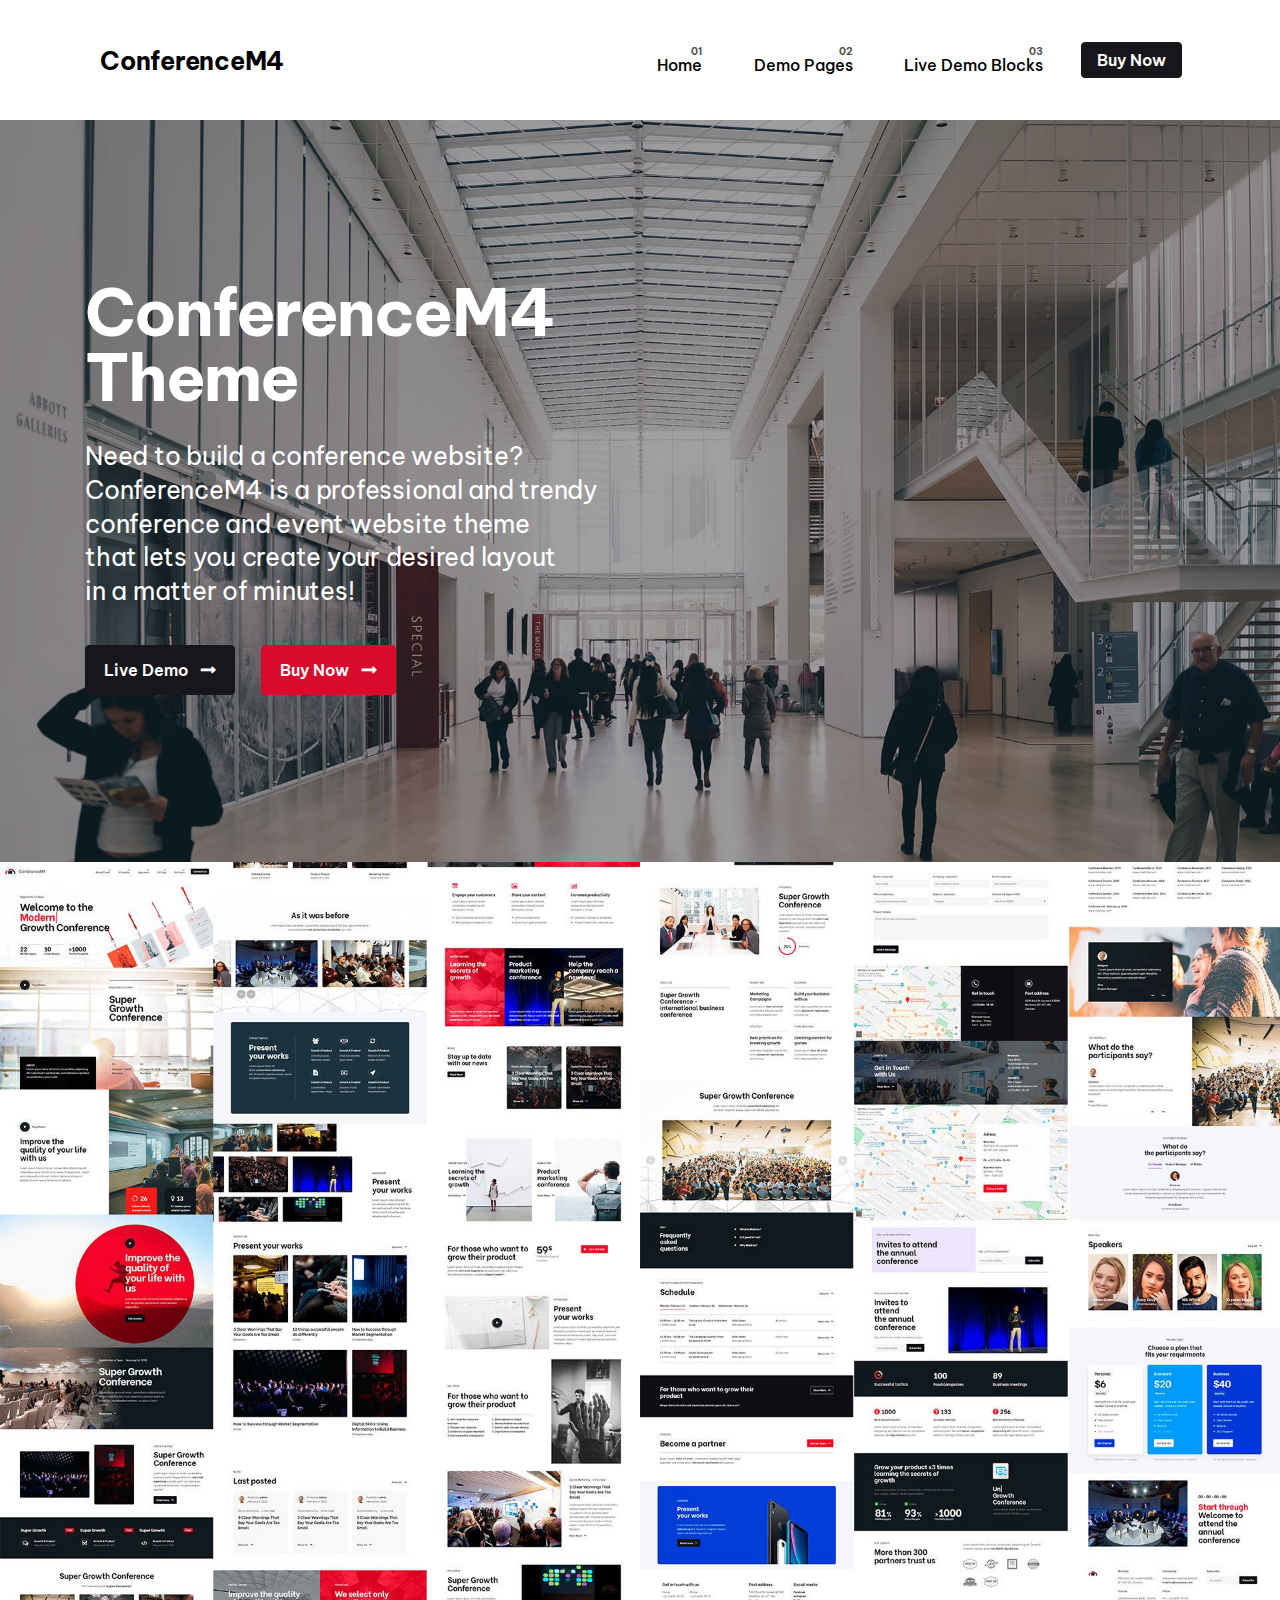
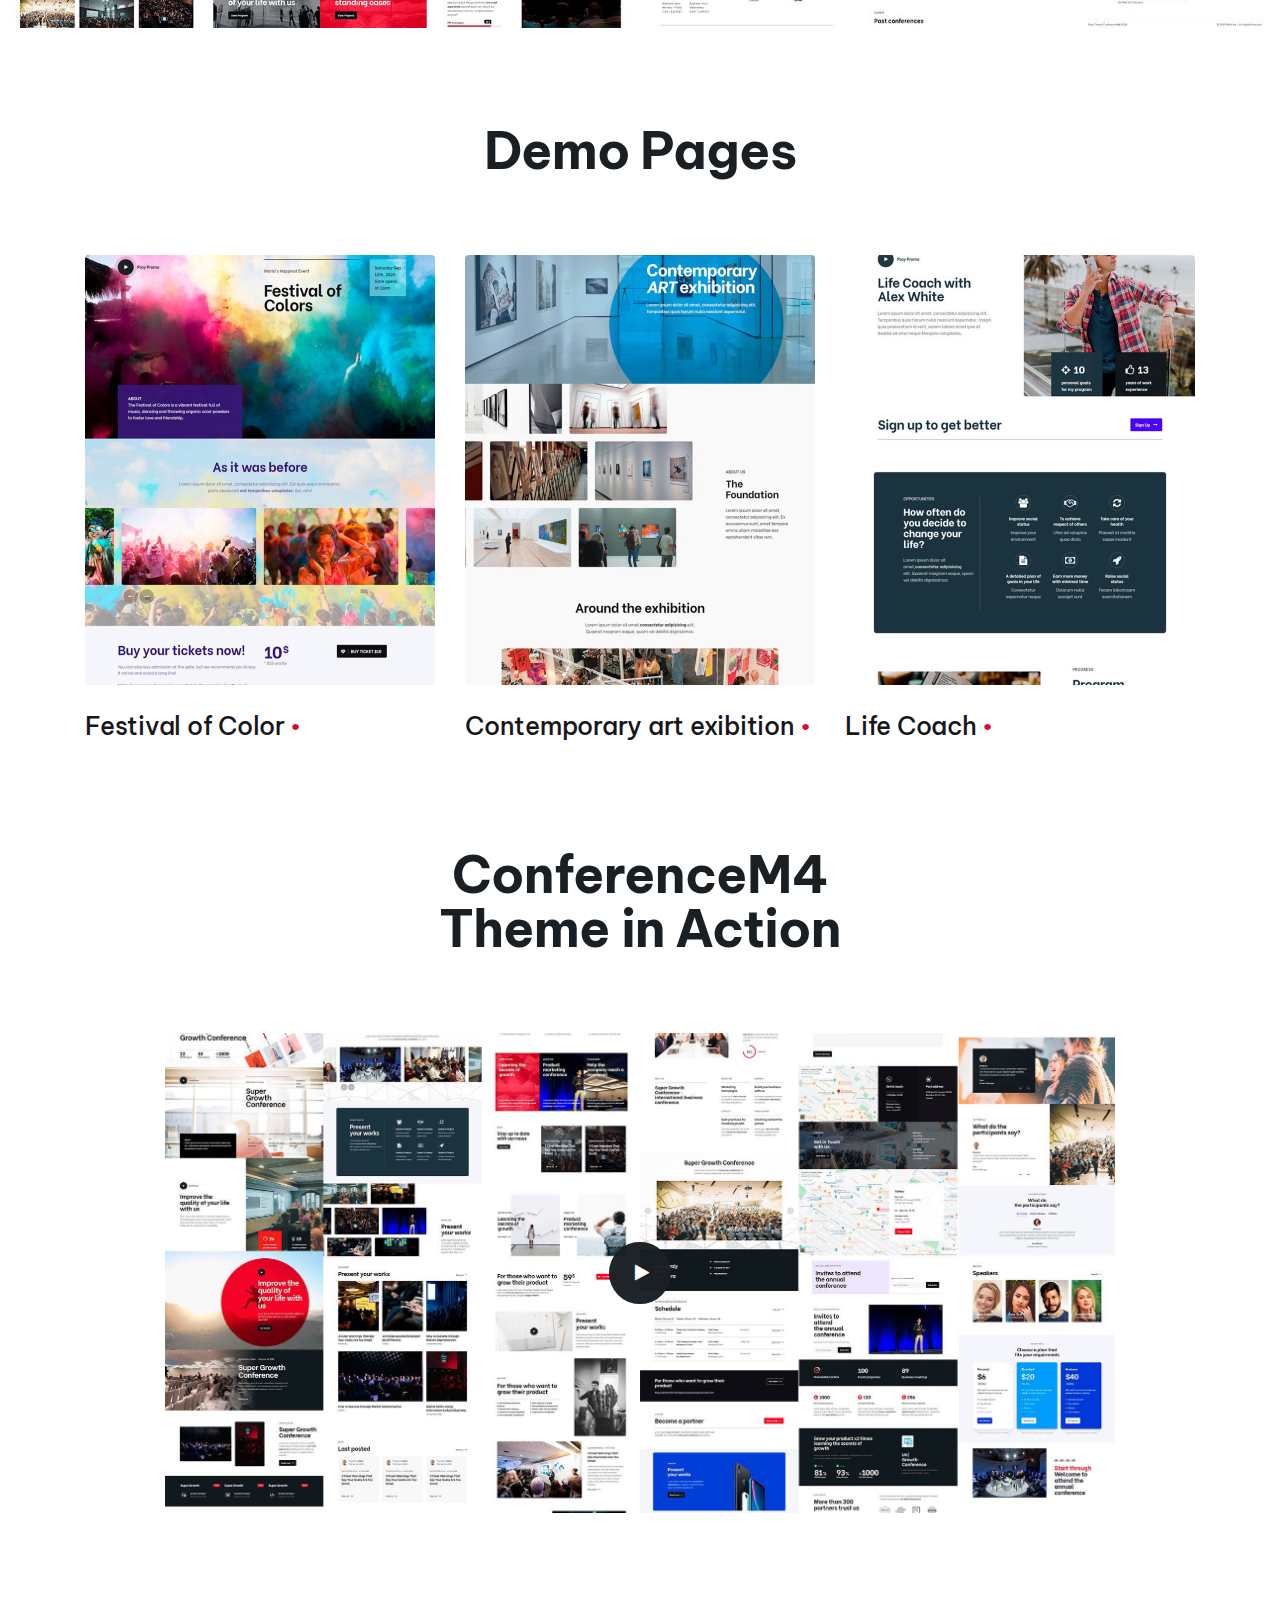
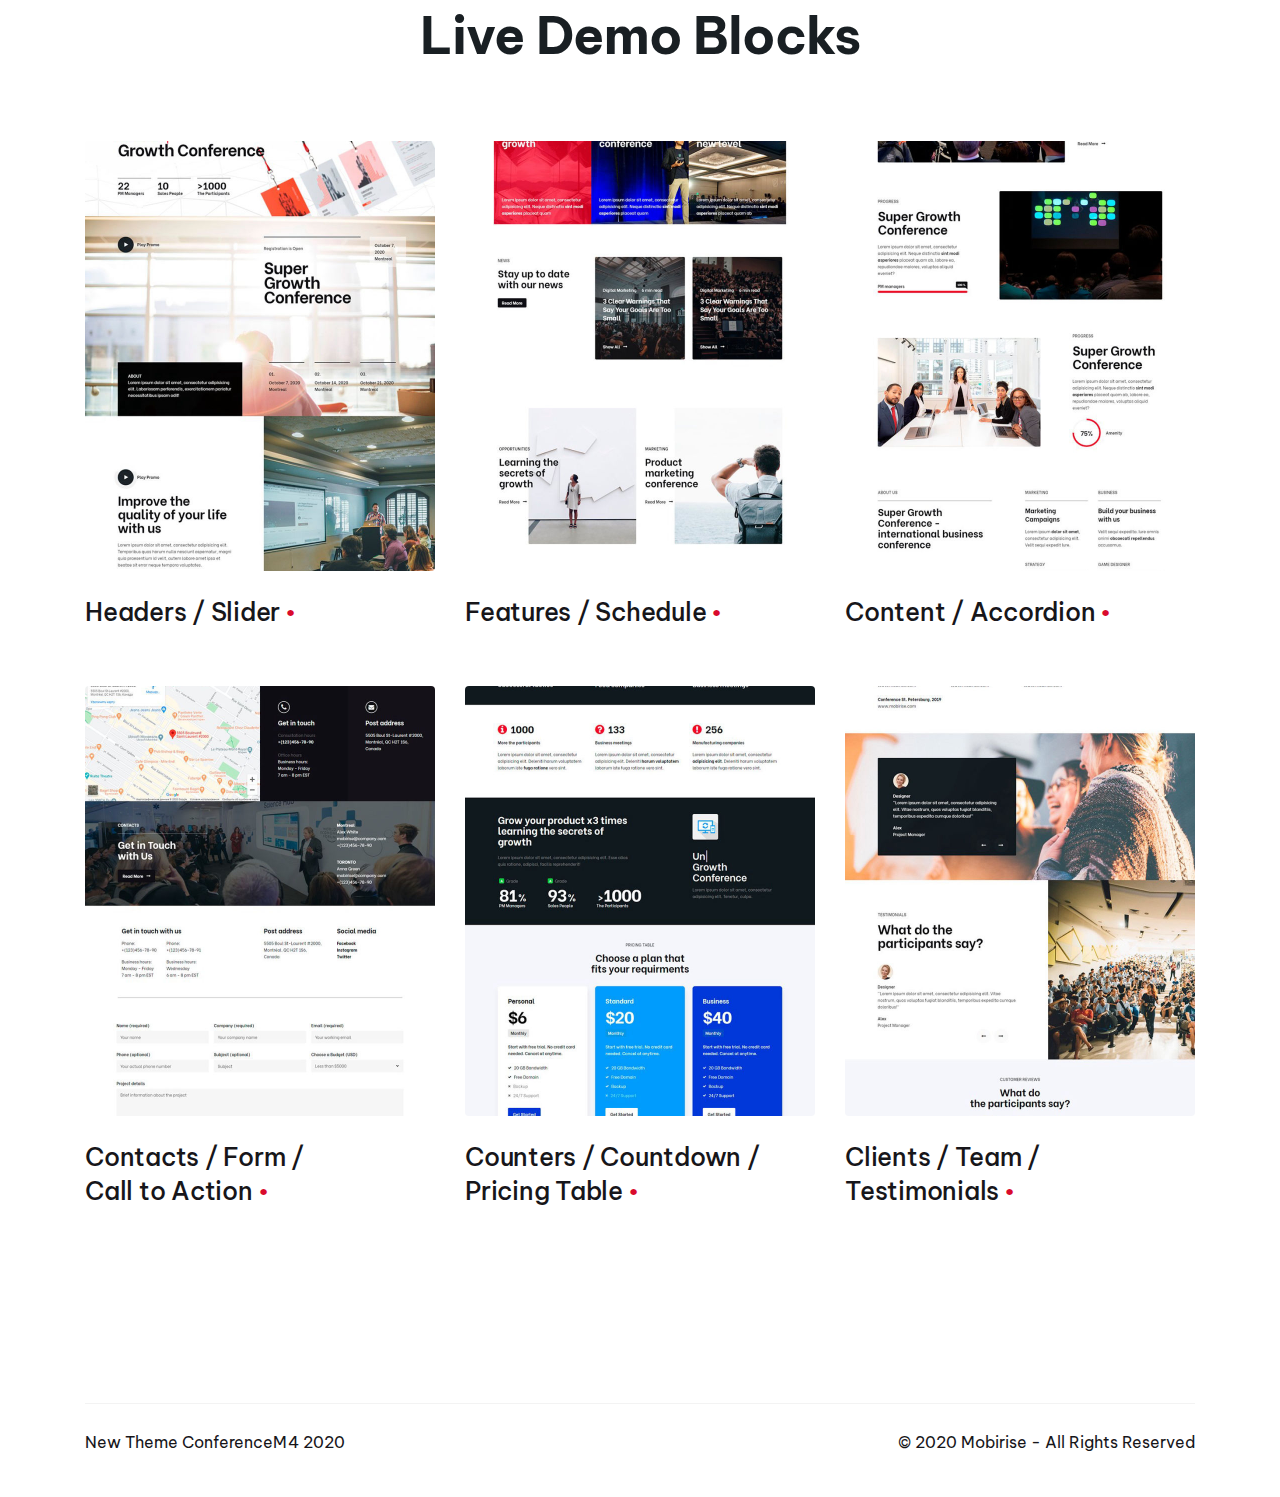
<file: index.html>
<!DOCTYPE html>
<html  >
<head>
  <!-- Site made with Mobirise Website Builder v4.11.7, https://mobirise.com -->
  <meta charset="UTF-8">
  <meta http-equiv="X-UA-Compatible" content="IE=edge">
  <meta name="generator" content="Mobirise v4.11.7, mobirise.com">
  <meta name="viewport" content="width=device-width, initial-scale=1, minimum-scale=1">
  <link rel="shortcut icon" href="assets/images/logo.png" type="image/x-icon">
  <meta name="description" content="New ConferenceM4 Theme HTML Template - Download Now!">
  
  <title>ConferenceM4 Theme HTML Components and Templates</title>
  <link rel="stylesheet" href="assets/web/assets/mobirise-icons/mobirise-icons.css">
  <link rel="stylesheet" href="assets/font-awesome/css/font-awesome.css">
  <link rel="stylesheet" href="assets/tether/tether.min.css">
  <link rel="stylesheet" href="assets/bootstrap/css/bootstrap.min.css">
  <link rel="stylesheet" href="assets/bootstrap/css/bootstrap-grid.min.css">
  <link rel="stylesheet" href="assets/bootstrap/css/bootstrap-reboot.min.css">
  <link rel="stylesheet" href="assets/dropdown/css/style.css">
  <link rel="stylesheet" href="assets/theme/css/style.css">
  <link rel="stylesheet" href="assets/recaptcha.css">
  <link rel="preload" as="style" href="assets/mobirise/css/mbr-additional.css"><link rel="stylesheet" href="assets/mobirise/css/mbr-additional.css" type="text/css">
  
  
  
</head>
<body>
  <section class="menu1 cid-rRBQzc80fx" once="menu" id="menu1-0">

    
    

    <nav class="navbar navbar-dropdown navbar-expand-lg navbar-fixed-top">
                      <div class="container">
        <div class="navbar-brand">
            <div class="col-lg-auto">
            
            <span class="navbar-caption-wrap"><a class="navbar-caption text-black mbr-bold display-7" href="index.html">
                    ConferenceM4</a></span>
        </div>
    </div>
        <button class="navbar-toggler" type="button" data-toggle="collapse" data-target="#navbarSupportedContent" aria-controls="navbarNavAltMarkup" aria-expanded="false" aria-label="Toggle navigation">
            <div class="hamburger">
                <span></span>
                <span></span>
                <span></span>
                <span></span>
            </div>
        </button>
      <div class="collapse navbar-collapse" id="navbarSupportedContent">
            <ul class="navbar-nav nav-dropdown" data-app-modern-menu="true"><li class="nav-item dropdown">
                    <a class="nav-link link text-black display-4" href="index.html">
                        Home</a>
                </li>
                <li class="nav-item dropdown">
                    <a class="nav-link link text-black dropdown-toggle display-4" href="index.html#callToAction1-7" data-toggle="dropdown-submenu" aria-expanded="false">
                        Demo Pages</a><div class="dropdown-menu"><a class="text-black dropdown-item display-4" href="festival_of_colors/index.html">Festival of Color</a><a class="text-black dropdown-item display-4" href="contemporary_art_exhibition/index.html" aria-expanded="false">Contemporary <br>art exibition</a><a class="text-black dropdown-item display-4" href="life_coach/index.html" aria-expanded="false">Life Coach</a></div>
                </li>
                <li class="nav-item dropdown">
                    <a class="nav-link link text-black dropdown-toggle display-4" href="https://mobirise.com" data-toggle="dropdown-submenu" aria-expanded="false">
                         Live Demo Blocks</a><div class="dropdown-menu"><a class="text-black dropdown-item display-4" href="headers.html">Headers / Slider</a><a class="text-black dropdown-item display-4" href="features.html" aria-expanded="false">Features / Schedule</a><a class="text-black dropdown-item display-4" href="content.html" aria-expanded="false">Content / Accordion</a><a class="text-black dropdown-item display-4" href="contacts.html" aria-expanded="false">Contacts / Form / 
<br>Call to Action</a><a class="text-black dropdown-item display-4" href="counters.html" aria-expanded="false">Counters / Countdown / <br>Pricing Table</a><a class="text-black dropdown-item display-4" href="clients.html" aria-expanded="false">Clients / Team / <br>Testimonials</a></div>
                </li></ul>
           <div class="navbar-buttons mbr-section-btn"><a class="btn btn-sm btn-secondary display-4" href="http://my.mobirise.com/buy.php?p=94">
                    Buy Now</a></div>
      </div>
    </div></nav>
</section>

<section class="header1 cid-rROkSZ3Zop" id="header1-2y">

    

    <div class="mbr-overlay" style="opacity: 0.4; background-color: rgb(23, 22, 26);">
    </div>

    
     
    
    <div class="container">
        <div class="row">
            <div class="col-lg-12 position">
                    
                <h1 class="mbr-section-title1 mbr-bold mbr-fonts-style display-1">ConferenceM4</h1>
                <div class="typed-text display-1">
                    
                </div>
                <h1 class="mbr-section-title2 mbr-bold mbr-fonts-style display-1">Theme</h1>
                <p class="mbr-section-text mbr-fonts-style display-7">Need to build a conference website? <br>ConferenceM4 is a professional and trendy <br>conference and event website theme <br>that lets you create your desired layout <br>in a matter of minutes!</p>
                <div class="mbr-section-btn"><a class="btn btn-secondary display-4" type="submit" href="index.html#callToAction1-9">Live Demo<span class="fa-long-arrow-right fa mbr-iconfont mbr-iconfont-btn"></span></a> <a class="btn btn-primary display-4" type="submit" href="http://my.mobirise.com/buy.php?p=94">Buy Now<span class="fa-long-arrow-right fa mbr-iconfont mbr-iconfont-btn"></span></a></div>
            </div>
            
        </div>
    </div>
</section>

<section class="content2 cid-rRBQAzN7rj" id="content2-2">

    

    

    <div class="container-fluid">
        <div class="row justify-content-center align-items-center">
            <div class="col-lg-12">
                <div class="image">
                    <img src="assets/images/prewiew-conference-1920x1149.jpg" alt="" title="">
                </div>
            </div>
            <div class="col-lg-1 d-none d-lg-block"></div>
            <div class="col-lg-6 content__block">
                 
                
                
                
            
            </div>
        </div>
    </div>
</section>

<section class="callToAction1 cid-rRBQGmiG9S" id="callToAction1-7">

    

    

    <div class="container">
        <div class="row">
            <div class="content__block text-white col-md-12">
                        <h2 class="mbr-section-title mbr-bold mbr-fonts-style display-2">Demo Pages</h2>
                        
                     </div>
                    
                    
            
        </div>
    </div>
</section>

<section class="features7 cid-rRO71go8ZD" id="features7-2e">

    

    

    <div class="container">
        
        
        <div class="row">
            <div class="wrap col-lg-4 col-sm-12">
                <div class="image">
                    <a href="festival_of_colors/index.html"><img src="assets/images/festival-of-colors-prewiew-2-700x1050.jpg" alt="" title=""></a>
                </div>
                <div class="descr__block">
                    
                    <p class="descr__text mbr-medium mbr-fonts-style display-7">Festival of Color</p>
                    <div class="link__text mbr-fonts-style display-4">
                        <a href="festival_of_colors/index.html" class="link__hover mbr-semibold text-secondary">Read More</a>
                    </div>
                </div>
            </div>
            <div class="wrap col-lg-4 col-sm-12">
                <div class="image">
                    <a href="contemporary_art_exhibition/index.html"><img src="assets/images/art-exibition-prewiew-700x1050.jpg" alt="" title=""></a>
                </div>
                <div class="descr__block">
                    
                    <p class="descr__text mbr-medium mbr-fonts-style display-7">Contemporary art exibition</p>
                    <div class="link__text mbr-fonts-style display-4">
                        <a href="contemporary_art_exhibition/index.html" class="link__hover mbr-semibold text-secondary">Read More</a>
                    </div>
                </div>
            </div>
            <div class="wrap col-lg-4 col-sm-12">
                <div class="image">
                    <a href="life_coach/index.html"><img src="assets/images/life-coach-prewiew-700x1050.jpg" alt="" title=""></a>
                </div>
                <div class="descr__block">
                    
                    <p class="descr__text mbr-medium mbr-fonts-style display-7">Life Coach</p>
                    <div class="link__text mbr-fonts-style display-4">
                        <a href="life_coach/index.html" class="link__hover mbr-semibold text-secondary">Read More</a>
                    </div>
                </div>
            </div>
        </div>
        
        
        <div class="row d-none">
            <div class="wrap col-lg-8 col-sm-12">
                <div class="image">
                    <img src="assets/images/conference9.jpg" alt="" title="">
                </div>
                <div class="descr__block">
                    
                    <p class="descr__text mbr-medium mbr-fonts-style display-4">Career</p>
                    <div class="link__text mbr-fonts-style display-4">
                        <a href="#" class="link__hover mbr-semibold text-secondary">Read More</a>
                    </div>
                </div>
            </div>
            <div class="wrap d-none">
                <div class="image">
                    <img src="assets/images/conference12.jpg" alt="" title="">
                </div>
                <div class="descr__block">
                    
                    <p class="descr__text mbr-medium mbr-fonts-style display-4">Entrepreneurship</p>
                    <div class="link__text mbr-fonts-style display-4">
                        <a href="#" class="link__hover mbr-semibold text-secondary">Read More</a>
                    </div>
                </div>
            </div>
            <div class="wrap d-none">
                <div class="image">
                    <img src="assets/images/conference2.jpg" alt="" title="">
                </div>
                <div class="descr__block">
                    
                    <p class="descr__text mbr-medium mbr-fonts-style display-4">Marketing</p>
                    <div class="link__text mbr-fonts-style display-4">
                        <a href="#" class="link__hover mbr-semibold text-secondary">Read More</a>
                    </div>
                </div>
            </div>
        </div>
       
        
    </div>
</section>

<section class="callToAction1 cid-rRBQNiQhB6" id="callToAction1-9">

    

    

    <div class="container">
        <div class="row">
            <div class="content__block text-white col-md-12">
                        <h2 class="mbr-section-title mbr-bold mbr-fonts-style display-2">ConferenceM4<div>Theme in Action</div></h2>
                        
                     </div>
                    
                    
            
        </div>
    </div>
</section>

<section class="content3 cid-rRBQBFy4wn" id="content3-3">
    

    

    <div class="container">
        <div class="row justify-content-center align-items-center">
            <div class="content__block wrap col-lg-10">
                <div class="image">
                    <img src="assets/images/prewiew-conference-1920x1149.jpg" alt="" title="">
                </div>
                        <div class="mbr-media show-modal align-center" data-modal=".modalWindow">
                            <div class="anim">
                             <span class="mbr-iconfont fa-play fa"></span>
                                </div>
                            </div>
                    <div class="modalWindow" style="display: none;">
                        <div class="modalWindow-container">
                            <div class="modalWindow-video-container">
                                <div class="modalWindow-video">
                                    <iframe width="100%" height="100%" frameborder="0" allowfullscreen="1" data-src="https://youtu.be/uQdvl9NR49o"></iframe>
                                </div>
                                <a class="close" role="button" data-dismiss="modal">
                                    <span aria-hidden="true" class="mbri-close mbr-iconfont closeModal"></span>
                                    <span class="sr-only">Close</span>
                                </a>
                            </div>
                        </div>
                    </div>
                
            </div>
            
            
            
        </div>
    </div>
</section>

<section class="callToAction1 cid-rRBQFgfyfC" id="callToAction1-6">

    

    

    <div class="container">
        <div class="row">
            <div class="content__block text-white col-md-12">
                        <h2 class="mbr-section-title mbr-bold mbr-fonts-style display-2">Live Demo Blocks</h2>
                        
                     </div>
                    
                    
            
        </div>
    </div>
</section>

<section class="features7 cid-rRO7vsRSKU" id="features7-2f">

    

    

    <div class="container">
        
        
        <div class="row">
            <div class="wrap col-lg-4 col-sm-12">
                <div class="image">
                    <a href="headers.html"><img src="assets/images/headers-700x1050.jpg" alt="" title=""></a>
                </div>
                <div class="descr__block">
                    
                    <p class="descr__text mbr-medium mbr-fonts-style display-7">Headers / Slider</p>
                    <div class="link__text mbr-fonts-style display-4"><a href="headers.html" class="link__hover mbr-semibold text-secondary">Live Demo</a></div>
                </div>
            </div>
            <div class="wrap col-lg-4 col-sm-12">
                <div class="image">
                    <a href="features.html"><img src="assets/images/features-700x1050.jpg" alt="" title=""></a>
                </div>
                <div class="descr__block">
                    
                    <p class="descr__text mbr-medium mbr-fonts-style display-7">Features / Schedule</p>
                    <div class="link__text mbr-fonts-style display-4">
                        <a href="features.html" class="link__hover mbr-semibold text-secondary">Live Demo</a>
                    </div>
                </div>
            </div>
            <div class="wrap col-lg-4 col-sm-12">
                <div class="image">
                    <a href="content.html"><img src="assets/images/content-1-700x1050.jpg" alt="" title=""></a>
                </div>
                <div class="descr__block">
                    
                    <p class="descr__text mbr-medium mbr-fonts-style display-7">Content / Accordion</p>
                    <div class="link__text mbr-fonts-style display-4">
                        <a href="content.html" class="link__hover mbr-semibold text-secondary">Live Demo</a>
                    </div>
                </div>
            </div>
        </div>
        
        
        <div class="row">
            <div class="wrap col-lg-4 col-sm-12">
                <div class="image">
                    <a href="contacts.html"><img src="assets/images/contacts-700x1050.jpg" alt="" title=""></a>
                </div>
                <div class="descr__block">
                    
                    <p class="descr__text mbr-medium mbr-fonts-style display-7">Contacts / Form / 
<br>Call to Action</p>
                    <div class="link__text mbr-fonts-style display-4">
                        <a href="contacts.html" class="link__hover mbr-semibold text-secondary">Live Demo</a>
                    </div>
                </div>
            </div>
            <div class="wrap col-lg-4 col-sm-12">
                <div class="image">
                    <a href="counters.html"><img src="assets/images/counters-700x1050.jpg" alt="" title=""></a>
                </div>
                <div class="descr__block">
                    
                    <p class="descr__text mbr-medium mbr-fonts-style display-7">Counters / Countdown / 
<br>Pricing Table</p>
                    <div class="link__text mbr-fonts-style display-4">
                        <a href="counters.html" class="link__hover mbr-semibold text-secondary">Live Demo</a>
                    </div>
                </div>
            </div>
            <div class="wrap col-lg-4 col-sm-12">
                <div class="image">
                    <a href="clients.html"><img src="assets/images/clients-700x1050.jpg" alt="" title=""></a>
                </div>
                <div class="descr__block">
                    
                    <p class="descr__text mbr-medium mbr-fonts-style display-7">Clients / Team / 
<br>Testimonials</p>
                    <div class="link__text mbr-fonts-style display-4">
                        <a href="clients.html" class="link__hover mbr-semibold text-secondary">Live Demo</a>
                    </div>
                </div>
            </div>
        </div>
       
        
    </div>
</section>

<section class="footer1 cid-rRBQCMhHrw" id="footer1-4">

    

    

    <div class="container">
        <div class="row justify-content-between">
            
            
            <div class="col-md-6 wrap col-lg-4 col-lg-6">
                <div class="footer__content">
                    <h4 class="mbr-fonts-style mbr-semibold title__adress display-4">Partnership</h4>
                    <p class="work__adress mbr-fonts-style display-4">Interested in working with us?<br><strong>mobirise@company.com</strong></p>
                </div>
                <div class="footer__content">
                    <h4 class="mbr-fonts-style mbr-semibold title__adress display-4">Phone</h4>
                    <p class="work__adress mbr-fonts-style display-4">Ph: +(123)456-78-90</p>
                </div>
            </div>
            <div class="col-md-6 wrap col-lg-6">
                <div class="footer__content">
                    <h4 class="mbr-fonts-style mbr-semibold title__adress display-4">Subscribe</h4>
                   <div class="subscribe__form" data-form-type="formoid">
                <!---Formbuilder Form--->
                <form action="https://mobirise.com/" method="POST" class="mbr-form form-with-styler" data-form-title="Mobirise Form"><input type="hidden" name="email" data-form-email="true" value="RYzHnwxeFPvU1nD83akg3WpOMIe9yibjEXvjPJe0WsVGbjgz+K5skxitaPZPJvNgmFdhqF5ARPxD81MkzmVaGKzUAyh6edqWxdGvBtsNyk/NavDi1OQ0mVDpJbOCiEwD">
                    <div class="row">
                        <div hidden="hidden" data-form-alert="" class="alert alert-success col-12">Thanks for filling out the form!</div>
                        <div hidden="hidden" data-form-alert-danger="" class="alert alert-danger col-12">
                        </div>
                    </div>
                    <div class="dragArea row">
                        <div class="form-group col-md-7  col-6" data-for="email">
                            <input type="email" name="email" placeholder="Your email" data-form-field="Email" required="required" class="form-control display-4" id="email-footer1-4">
                        </div>
                        <div class="col-md-5 col-6 input-group-btn"><button type="submit" class="btn btn-lg btn-secondary display-4">Subscribe</button></div>
                    </div>
                </form><!---Formbuilder Form--->
            </div>
                </div>
            </div> 
            
            
            </div>
            <div class="divider"></div>
            <div class="row align-items-baseline">
                <div class="col-md-6">
                     <p class="privacy mbr-fonts-style align-left display-4">New Theme ConferenceM4 2020</p>
                </div>
                <div class="col-md-6">
                     <p class="privacy mbr-fonts-style align-right display-4">© 2020 Mobirise - All Rights Reserved</p>
                </div>
            </div>
        </div>
                
</section>


  <script src="assets/web/assets/jquery/jquery.min.js"></script>
  <script src="assets/popper/popper.min.js"></script>
  <script src="assets/tether/tether.min.js"></script>
  <script src="assets/bootstrap/js/bootstrap.min.js"></script>
  <script src="assets/Typed/typed.min.js"></script>
  <script src="assets/touchswipe/jquery.touch-swipe.min.js"></script>
  <script src="assets/smoothscroll/smooth-scroll.js"></script>
  <script src="assets/dropdown/js/nav-dropdown.js"></script>
  <script src="assets/dropdown/js/navbar-dropdown.js"></script>
  <script src="assets/playervimeo/vimeo_player.js"></script>
  <script src="assets/theme/js/script.js"></script>
  
  
</body>
</html>
</file>
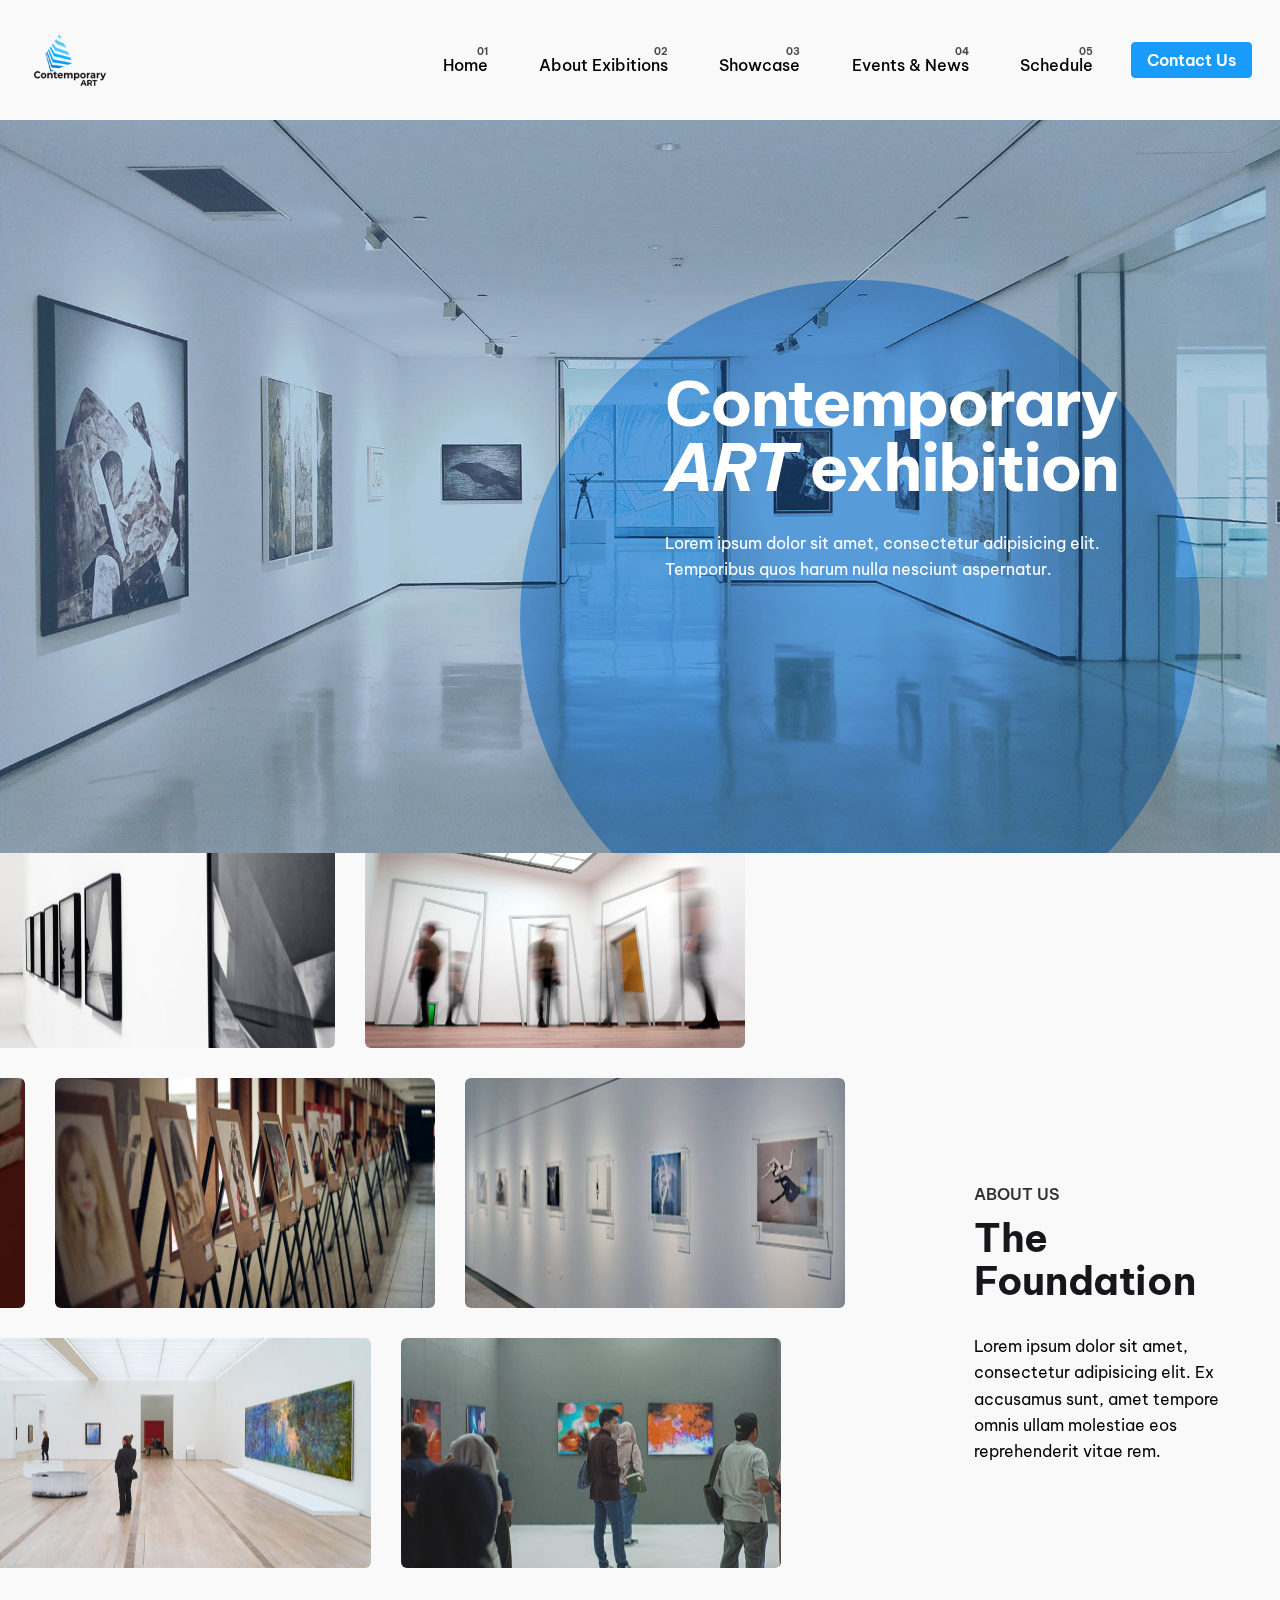
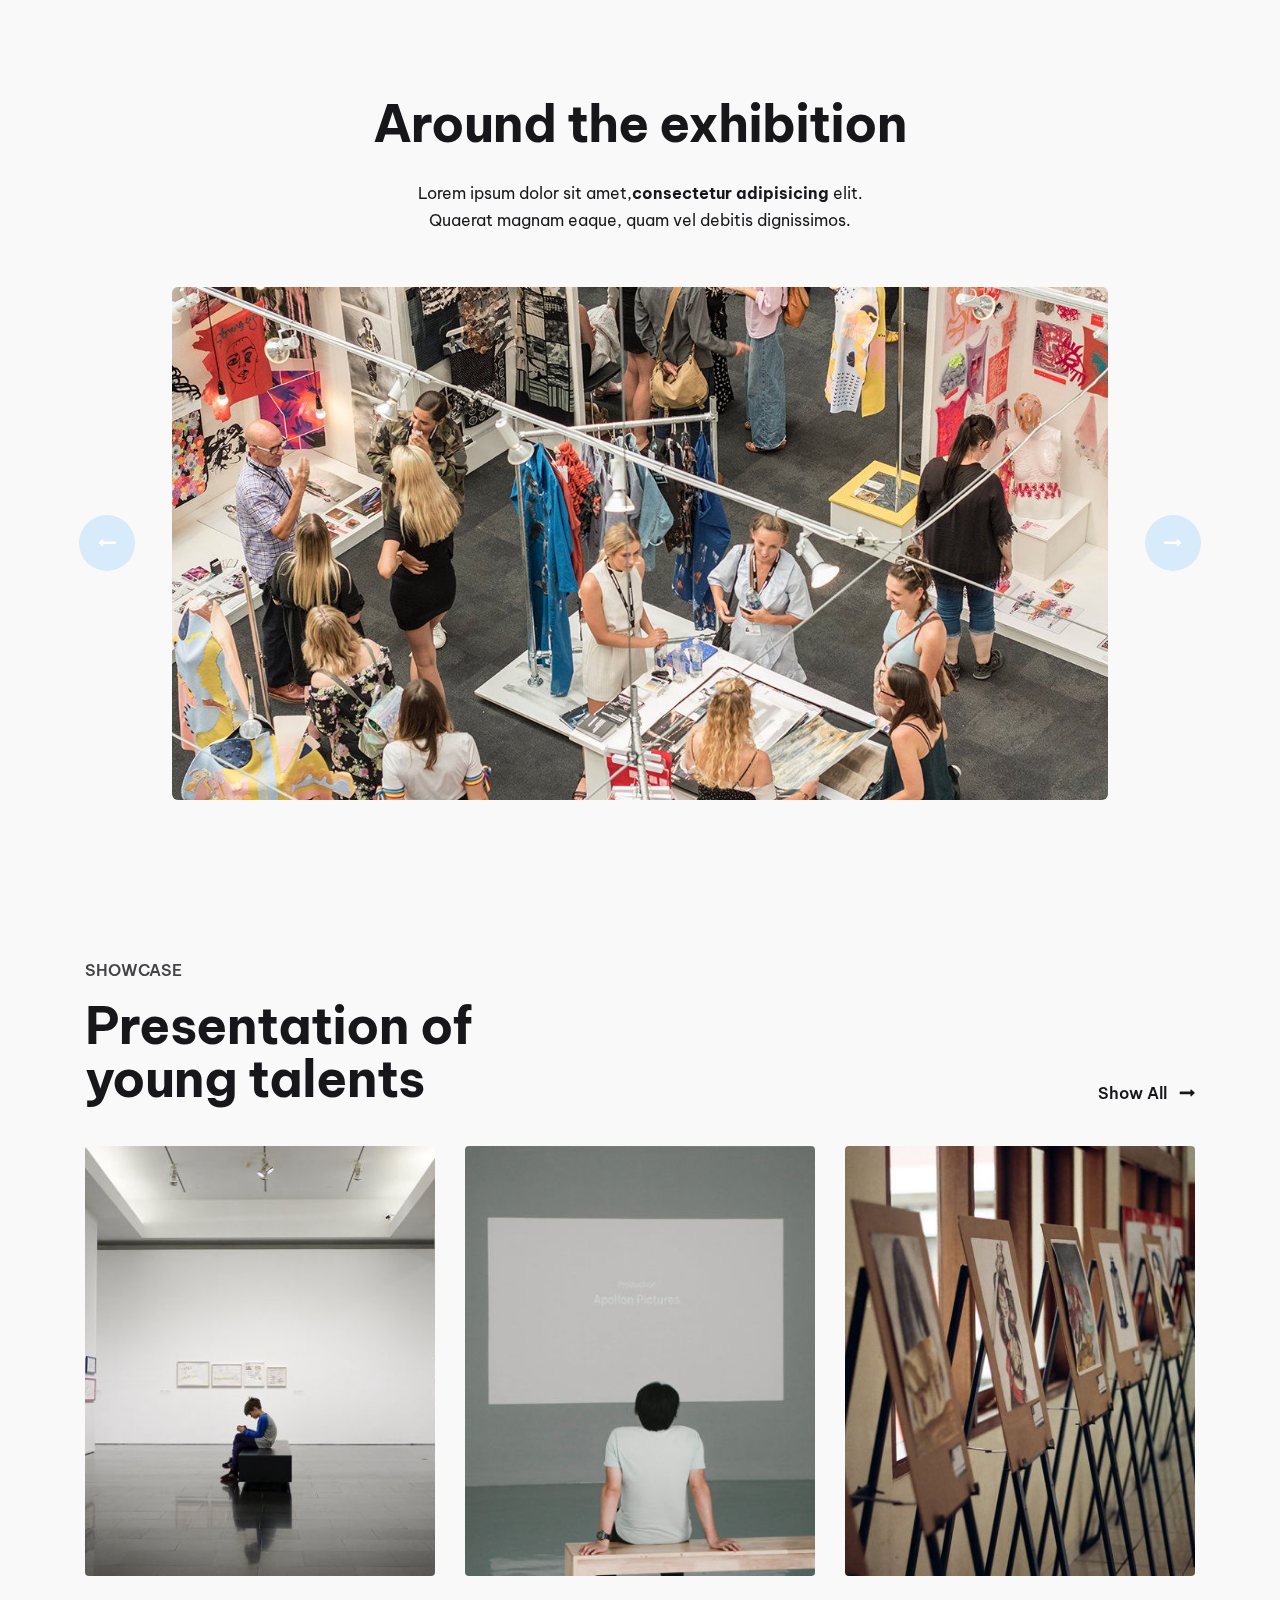
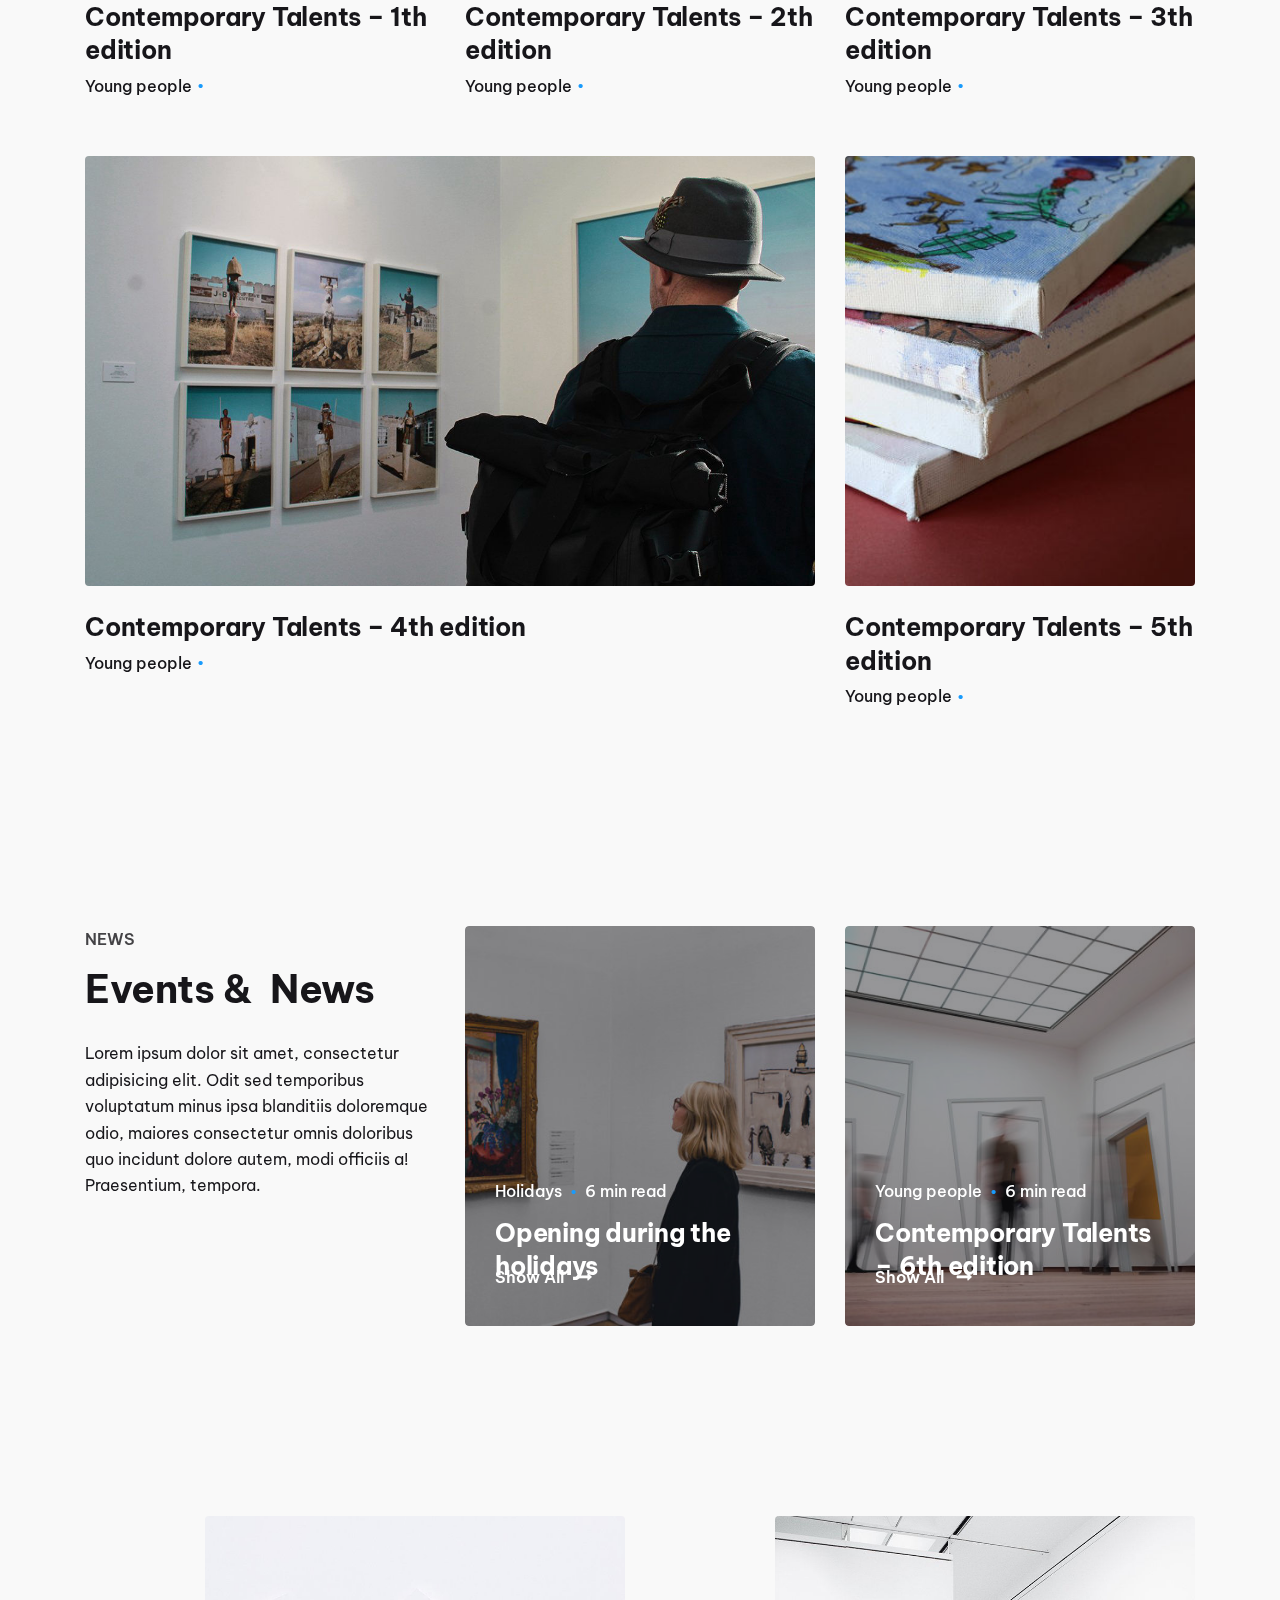
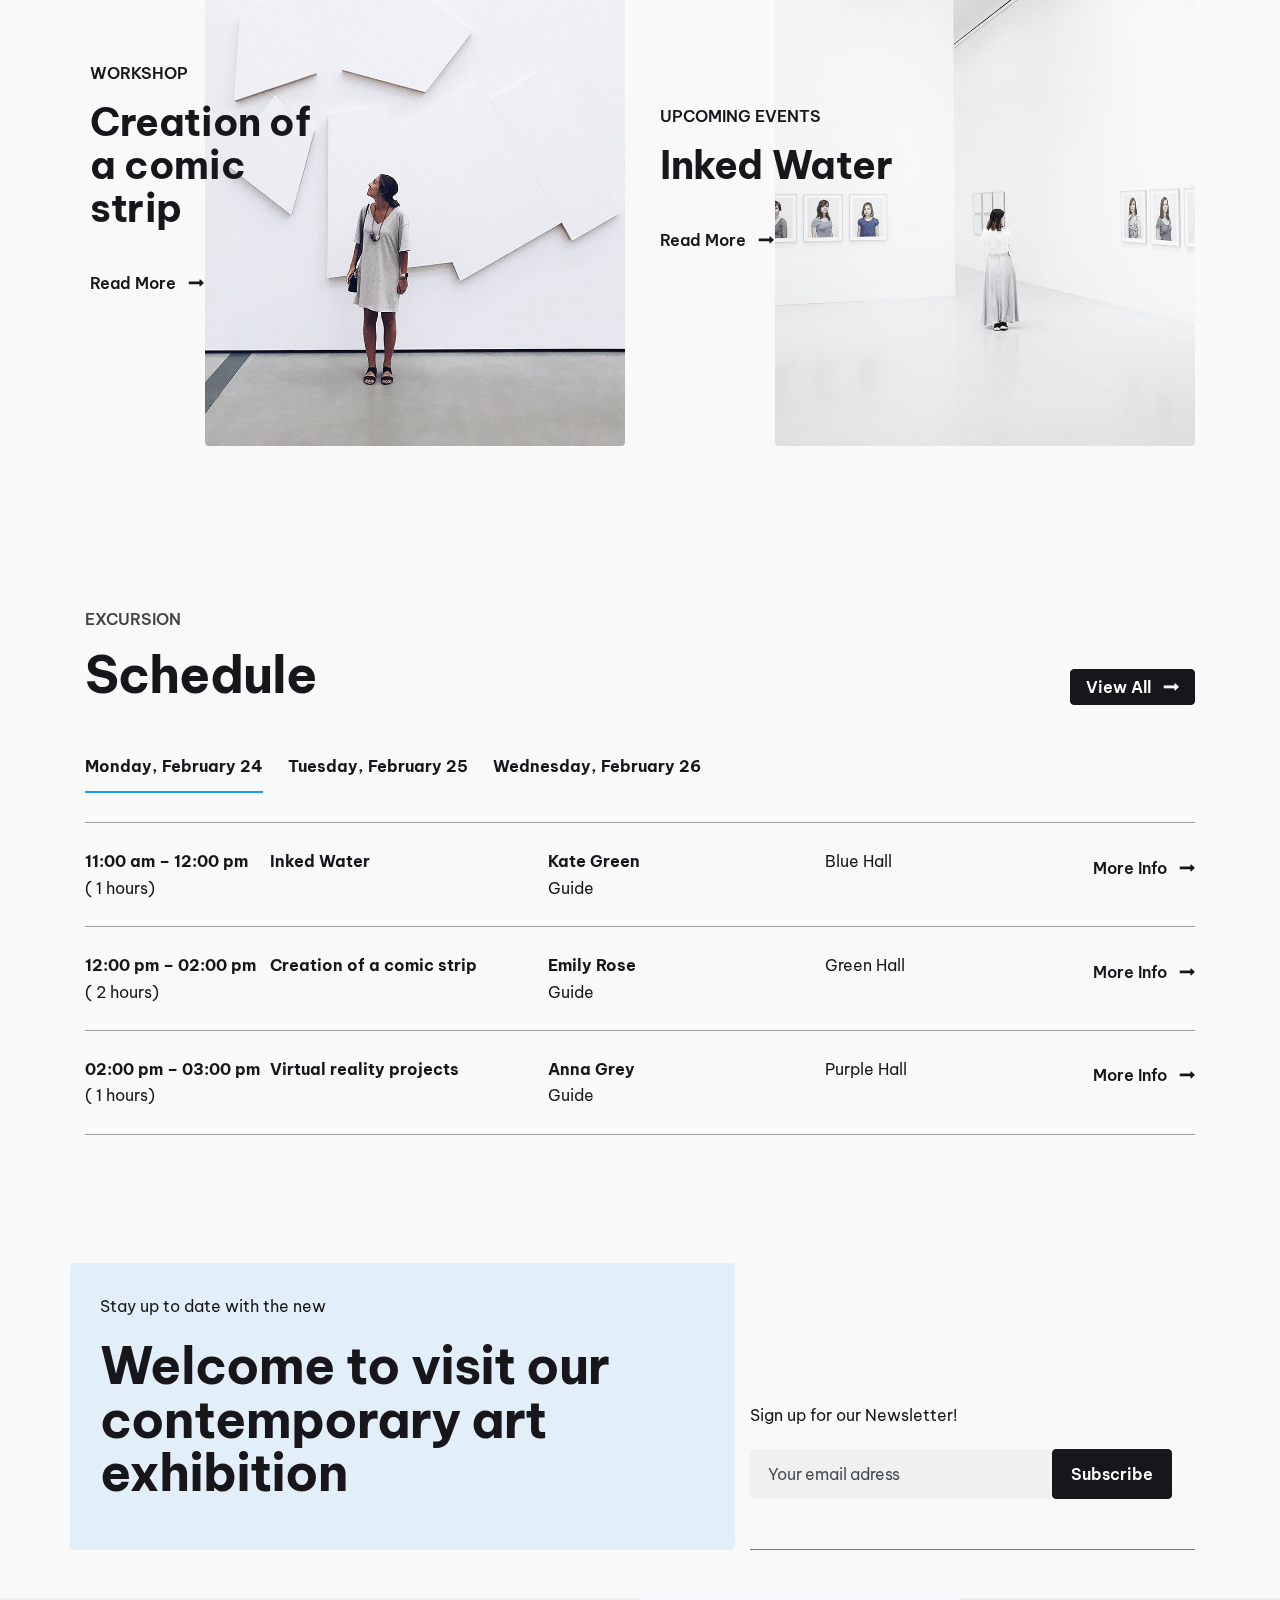
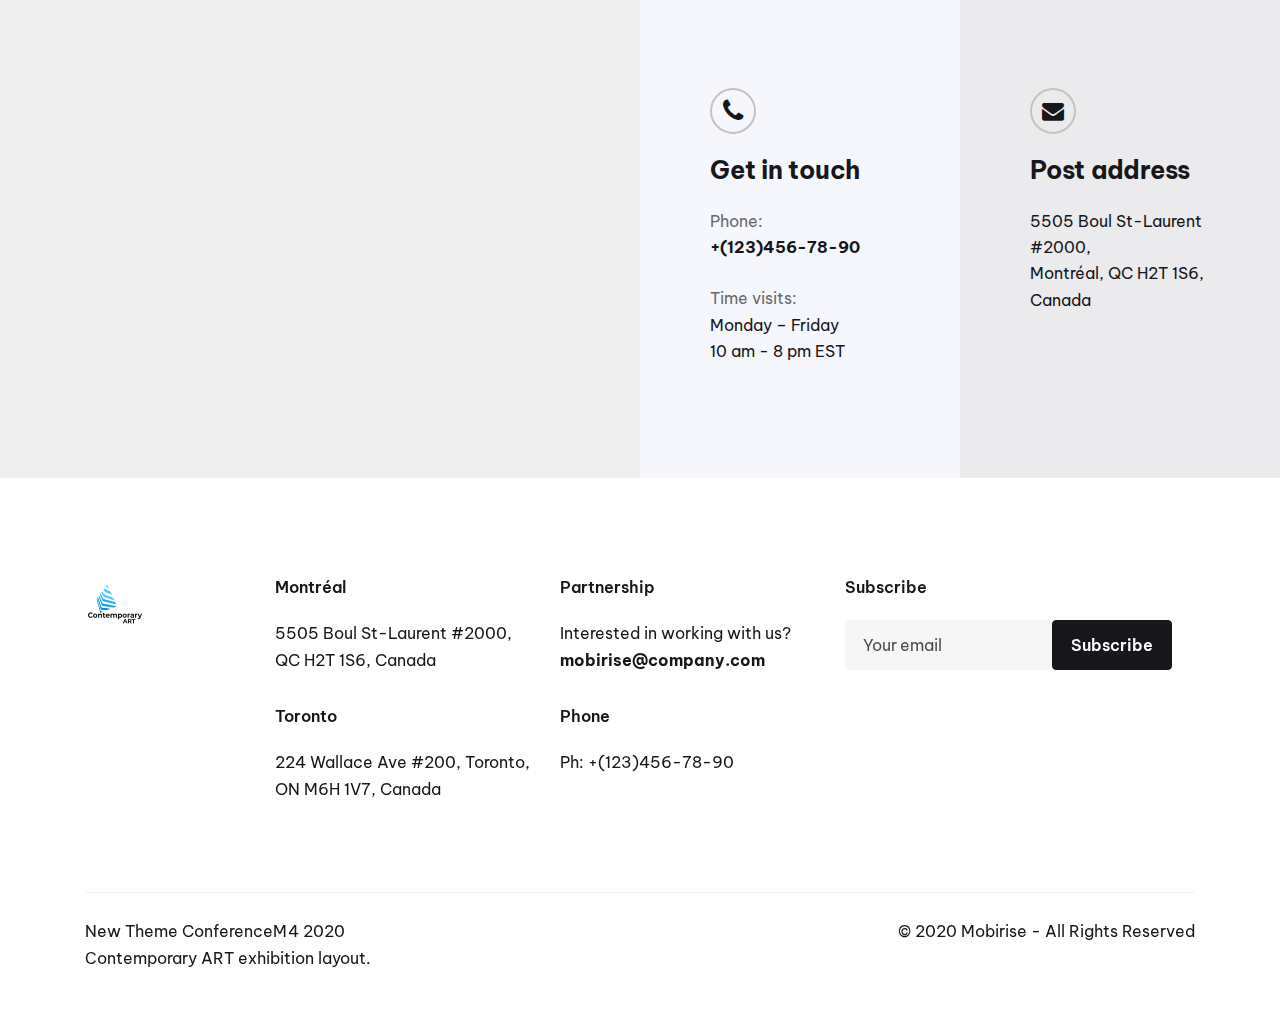
<file: contemporary_art_exhibition/index.html>
<!DOCTYPE html>
<html  >
<head>
  <!-- Site made with Mobirise Website Builder v4.11.7, https://mobirise.com -->
  <meta charset="UTF-8">
  <meta http-equiv="X-UA-Compatible" content="IE=edge">
  <meta name="generator" content="Mobirise v4.11.7, mobirise.com">
  <meta name="viewport" content="width=device-width, initial-scale=1, minimum-scale=1">
  <link rel="shortcut icon" href="assets/images/logo-art-120x120.png" type="image/x-icon">
  <meta name="description" content="New ConferenceM4 Theme HTML Template - Download Now!">
  
  <title>ConferenceM4 Theme Сontemporary art exhibition Demo</title>
  <link rel="stylesheet" href="assets/web/assets/mobirise-icons/mobirise-icons.css">
  <link rel="stylesheet" href="assets/font-awesome/css/font-awesome.css">
  <link rel="stylesheet" href="assets/tether/tether.min.css">
  <link rel="stylesheet" href="assets/bootstrap/css/bootstrap.min.css">
  <link rel="stylesheet" href="assets/bootstrap/css/bootstrap-grid.min.css">
  <link rel="stylesheet" href="assets/bootstrap/css/bootstrap-reboot.min.css">
  <link rel="stylesheet" href="assets/dropdown/css/style.css">
  <link rel="stylesheet" href="assets/theme/css/style.css">
  <link rel="stylesheet" href="assets/recaptcha.css">
  <link rel="preload" as="style" href="assets/mobirise/css/mbr-additional.css"><link rel="stylesheet" href="assets/mobirise/css/mbr-additional.css" type="text/css">
  
  
  
</head>
<body>
  <section class="menu1 cid-rRIdgtg6ZP" once="menu" id="menu1-1">

    
    

    <nav class="navbar navbar-dropdown navbar-expand-lg">
                      <div class="container-fluid">
        <div class="navbar-brand">
            <div class="col-lg-auto">
            <span class="navbar-logo">
                <a href="../index.html">
                    <img src="assets/images/logo-art-120x120.png" alt="Mobirise" title="" style="height: 5rem;">
                </a>
            </span>
            
        </div>
    </div>
        <button class="navbar-toggler" type="button" data-toggle="collapse" data-target="#navbarSupportedContent" aria-controls="navbarNavAltMarkup" aria-expanded="false" aria-label="Toggle navigation">
            <div class="hamburger">
                <span></span>
                <span></span>
                <span></span>
                <span></span>
            </div>
        </button>
      <div class="collapse navbar-collapse" id="navbarSupportedContent">
            <ul class="navbar-nav nav-dropdown" data-app-modern-menu="true"><li class="nav-item dropdown">
                    <a class="nav-link link text-black display-4" href="../index.html">Home</a>
                </li>
                <li class="nav-item">
                    <a class="nav-link link text-black display-4" href="index.html#features6-h">About Exibitions</a>
                </li>
                <li class="nav-item">
                    <a class="nav-link link text-black display-4" href="index.html#features7-7">
                         Showcase</a>
                </li><li class="nav-item"><a class="nav-link link text-black display-4" href="index.html#features12-9">
                        Events &amp; News</a></li><li class="nav-item"><a class="nav-link link text-black display-4" href="index.html#tabs2-c">
                        Schedule</a></li></ul>
           <div class="navbar-buttons mbr-section-btn"><a class="btn btn-sm btn-primary display-4" href="index.html#form1-d">
                    Contact Us
                </a></div>
      </div>
    </div></nav>
</section>

<section class="header4 cid-rRIkbRb1Do" id="header4-j">

    

    <div class="mbr-overlay" style="opacity: 0.2; background-color: rgb(25, 155, 252);">
    </div>

    <div class="container">
        <div class="row">
            <div class="col-lg-6 d-none d-lg-block"></div>
            <div class="col-lg-6 col-md-8 wrap text-white">
                <div class="title__block">
                  
                
                
                <h1 class="mbr-section-title mbr-bold mbr-fonts-style display-1">Сontemporary <em>ART</em> exhibition</h1>
                <p class="mbr-text mbr-fonts-style display-4">Lorem ipsum dolor sit amet, consectetur adipisicing elit. Temporibus quos harum nulla nesciunt aspernatur.</p>
               
            
            </div>
            </div>
        </div>
    </div>
</section>

<section class="features6 cid-rRIjJzt6Us" id="features6-h">

    

    

    <div class="container">
        <div class="row align-items-center wrap">
            <div class="col-lg-9 col-md-10 col-sm-10 col-12 parallax__wrap">
                <div class="minwidth d-lg-none"></div>
                <div class="content__block d-none d-lg-block">
                    <div class="row group__content">
                        <div class="col-lg-4">
                            <div class="parallax__image">
                                <div class="image">
                                    <img src="assets/images/art-exibition23-760x507.jpg" alt="" title="">
                                </div>
                            </div>
                        </div>
                        <div class="col-lg-4">
                            <div class="parallax__image">
                                <div class="image">
                                    <img src="assets/images/art-exibition17-760x507.jpg" alt="" title="">
                                </div>
                            </div>
                        </div>
                        <div class="col-lg-4">
                            <div class="parallax__image">
                                <div class="image">
                                    <img src="assets/images/art-exibition16-760x507.jpg" alt="" title="">
                                </div>
                            </div>
                        </div>
                    </div>
                    
                    
                    <div class="row group__content push-lg">
                        <div class="col-lg-4">
                            <div class="parallax__image">
                                <div class="image">
                                    <img src="assets/images/art-exibition7-760x507.jpg" alt="" title="">
                                </div>
                            </div>
                        </div>
                        <div class="col-lg-4">
                            <div class="parallax__image">
                                <div class="image">
                                    <img src="assets/images/art-exibition1-760x507.jpg" alt="" title="">
                                </div>
                            </div>
                        </div>
                        <div class="col-lg-4">
                            <div class="parallax__image">
                                <div class="image">
                                    <img src="assets/images/art-exibition8-760x507.jpg" alt="" title="">
                                </div>
                            </div>
                        </div>
                    </div>
                    
                    
                    <div class="row group__content push">
                        <div class="col-lg-4">
                            <div class="parallax__image">
                                <div class="image">
                                    <img src="assets/images/art-exibition3-760x507.jpg" alt="" title="">
                                </div>
                            </div>
                        </div>
                        <div class="col-lg-4">
                            <div class="parallax__image">
                                <div class="image">
                                    <img src="assets/images/art-exibition4-760x507.jpg" alt="" title="">
                                </div>
                            </div>
                        </div>
                        <div class="col-lg-4">
                            <div class="parallax__image">
                                <div class="image">
                                    <img src="assets/images/art-exibition13-760x507.jpg" alt="" title="">
                                </div>
                            </div>
                        </div>
                    </div>
                </div>
            </div>
            <div class="col-lg-3 col-md-12 col-sm-12 push title__block">
                <h3 class="mbr-section-subtitle mbr-semibold mbr-fonts-style display-4">ABOUT US</h3>
                <h2 class="mbr-section-title mbr-bold mbr-fonts-style display-5">The Foundation</h2>
                 <p class="mbr-text mbr-fonts-style display-4">Lorem ipsum dolor sit amet, consectetur adipisicing elit. Ex accusamus sunt, amet tempore omnis ullam molestiae eos reprehenderit vitae rem. </p>
                 
            </div>
           
            </div>
    </div>
</section>

<section class="slider1 carousel slide testimonials-slider cid-rRIiRsUpwJ" data-interval="false" id="slider1-b">
    
    

    

    <div class="container">
        <div class="title__block text-center">
            <h2 class="mbr-section-title mbr-fonts-style mbr-bold display-2">Around the exhibition</h2>
            <p class="mbr-text mbr-fonts-style display-4">Lorem ipsum dolor sit amet,<strong>consectetur adipisicing</strong> elit. <br>Quaerat magnam eaque, quam vel debitis dignissimos. </p>
        </div>
        <div class="carousel slide" role="listbox" data-pause="true" data-keyboard="false" data-ride="false" data-interval="false">
            <div class="carousel-inner">
                
                
            <div class="carousel-item">
                    <div class="user col-md-10 col-sm-12 col-xl-12">
                        <div class="user_image">
                            <img src="assets/images/art-exibition21-1200x800.jpg" alt="" title="">
                        </div>
                    </div>
                </div><div class="carousel-item">
                    <div class="user col-md-10 col-sm-12 col-xl-12">
                        <div class="user_image">
                            <img src="assets/images/art-exibition15-1200x800.jpg" alt="" title="">
                        </div>
                    </div>
                </div><div class="carousel-item">
                    <div class="user col-md-10 col-sm-12 col-xl-12">
                        <div class="user_image">
                            <img src="assets/images/art-exibition23-1200x800.jpg" alt="" title="">
                        </div>
                    </div>
                </div></div>
             <div class="carousel-controls">
                <a class="carousel-control-prev" role="button" data-slide="prev">
                  <span aria-hidden="true" class="fa-long-arrow-left fa mbr-iconfont"></span>
                  <span class="sr-only">Previous</span>
                </a>
                
                <a class="carousel-control-next" role="button" data-slide="next">
                  <span aria-hidden="true" class="fa-long-arrow-right fa mbr-iconfont"></span>
                  <span class="sr-only">Next</span>
                </a>
            </div>

        </div>
    </div>
</section>

<section class="features7 cid-rRIiaHWZmu" id="features7-7">

    

    

    <div class="container">
        <div class="row title__wrap">
            <div class="title__block col-sm-6">
                <h3 class="mbr-section-subtitle mbr-semibold mbr-fonts-style display-4">SHOWCASE</h3>
                <h2 class="mbr-section-title mbr-bold mbr-fonts-style display-2">Presentation of young talents</h2>
            </div>
                <div class="col-sm-6 buttons">
                    <div class="mbr-section-btn"><a class="btn btn-secondary-outline display-4" href="#">Show All<span class="fa-long-arrow-right fa mbr-iconfont mbr-iconfont-btn"></span></a></div>
                </div>
            </div>
        
        <div class="row">
            <div class="wrap col-lg-4 col-sm-12">
                <div class="image">
                    <img src="assets/images/art-exibition11-700x467.jpg" alt="" title="">
                </div>
                <div class="descr__block">
                    <p class="descr__title mbr-bold mbr-fonts-style display-7">Contemporary Talents – 1th edition</p>
                    <p class="descr__text mbr-medium mbr-fonts-style display-4">Young people</p>
                    <div class="link__text mbr-fonts-style display-4">
                        <a href="#" class="link__hover mbr-semibold text-info">Read More</a>
                    </div>
                </div>
            </div>
            <div class="wrap col-lg-4 col-sm-12">
                <div class="image">
                    <img src="assets/images/art-exibition12-700x467.jpg" alt="" title="">
                </div>
                <div class="descr__block">
                    <p class="descr__title mbr-bold mbr-fonts-style display-7">Contemporary Talents – 2th edition</p>
                    <p class="descr__text mbr-medium mbr-fonts-style display-4">Young people</p>
                    <div class="link__text mbr-fonts-style display-4">
                        <a href="#" class="link__hover mbr-semibold text-info">Read More</a>
                    </div>
                </div>
            </div>
            <div class="wrap col-lg-4 col-sm-12">
                <div class="image">
                    <img src="assets/images/art-exibition1-700x467.jpg" alt="" title="">
                </div>
                <div class="descr__block">
                    <p class="descr__title mbr-bold mbr-fonts-style display-7">Contemporary Talents – 3th edition</p>
                    <p class="descr__text mbr-medium mbr-fonts-style display-4">Young people</p>
                    <div class="link__text mbr-fonts-style display-4">
                        <a href="#" class="link__hover mbr-semibold text-info">Read More</a>
                    </div>
                </div>
            </div>
        </div>
        
        
        <div class="row">
            <div class="wrap col-lg-8 col-sm-12">
                <div class="image">
                    <img src="assets/images/art-exibition2-1200x800.jpg" alt="" title="">
                </div>
                <div class="descr__block">
                    <p class="descr__title mbr-bold mbr-fonts-style display-7">Contemporary Talents – 4th edition</p>
                    <p class="descr__text mbr-medium mbr-fonts-style display-4">Young people</p>
                    <div class="link__text mbr-fonts-style display-4">
                        <a href="#" class="link__hover mbr-semibold text-info">Read More</a>
                    </div>
                </div>
            </div>
            <div class="wrap col-lg-4 col-sm-12">
                <div class="image">
                    <img src="assets/images/art-exibition7-700x467.jpg" alt="" title="">
                </div>
                <div class="descr__block">
                    <p class="descr__title mbr-bold mbr-fonts-style display-7">Contemporary Talents – 5th edition</p>
                    <p class="descr__text mbr-medium mbr-fonts-style display-4">Young people</p>
                    <div class="link__text mbr-fonts-style display-4">
                        <a href="#" class="link__hover mbr-semibold text-info">Read More</a>
                    </div>
                </div>
            </div>
            <div class="wrap d-none">
                <div class="image">
                    <img src="assets/images/conference2.jpg" alt="" title="">
                </div>
                <div class="descr__block">
                    <p class="descr__title mbr-bold mbr-fonts-style display-7">3 Clear Warnings That Say Your Goals Are Too Small</p>
                    <p class="descr__text mbr-medium mbr-fonts-style display-4">Marketing</p>
                    <div class="link__text mbr-fonts-style display-4">
                        <a href="#" class="link__hover mbr-semibold text-secondary">Read More</a>
                    </div>
                </div>
            </div>
        </div>
       
        
    </div>
</section>

<section class="features12 cid-rRIizpy8Kq" id="features12-9">

    

    

    <div class="container">
        <div class="row">
            
            
        <div class="col-lg-4 col-md-6 wrap">
                <h3 class="mbr-section-subtitle mbr-semibold mbr-fonts-style display-4">NEWS</h3>
                <h2 class="mbr-section-title mbr-bold mbr-fonts-style display-5">Events &amp; &nbsp;News</h2>
                <p class="mbr-text mbr-fonts-style display-4">Lorem ipsum dolor sit amet, consectetur adipisicing elit. Odit sed temporibus voluptatum minus ipsa blanditiis doloremque odio, maiores consectetur omnis doloribus quo incidunt dolore autem, modi officiis a! Praesentium, tempora.</p>
                    
                </div><div class="col-lg-4 col-md-6 wrap">
                <div class="card__wrap text-white">
                    <div class="image">
                        <img src="assets/images/art-exibition14-700x467.jpg" alt="" title="">
                    </div>
                    <div class="card__post">
                        <div class="image__post">
                            <img src="assets/images/face1.jpg" alt="">
                        </div>
                        <div class="author__post">
                            <p class="author mbr-fonts-style display-4">Posted by <strong>admin</strong></p>
                            <p class="date mbr-fonts-style display-4">February 2, 2020</p>
                        </div>
                    </div>
                    <div class="card__content">
                        <div class="card__topic">
                            <span class="category__content mbr-medium  mbr-fonts-style display-4">Holidays</span>
                            <span class="circle"></span>
                            <span class="category__estimate mbr-medium  mbr-fonts-style display-4">6 min read</span>
                        </div>
                        <h3 class="content__title mbr-bold mbr-fonts-style display-7">Opening during the holidays</h3>
                        <div class="mbr-section-btn2"><a class="btn btn-white-outline display-4" href="#">Show All<span class="fa-long-arrow-right fa mbr-iconfont mbr-iconfont-btn"></span></a></div>
                    </div>
                </div>
            </div><div class="col-lg-4 col-md-6 wrap">
                <div class="card__wrap text-white">
                    <div class="image">
                        <img src="assets/images/art-exibition16-700x467.jpg" alt="" title="">
                    </div>
                    <div class="card__post">
                        <div class="image__post">
                            <img src="assets/images/face1.jpg" alt="">
                        </div>
                        <div class="author__post">
                            <p class="author mbr-fonts-style display-4">Posted by <strong>admin</strong></p>
                            <p class="date mbr-fonts-style display-4">February 20, 2020</p>
                        </div>
                    </div>
                    <div class="card__content">
                        <div class="card__topic">
                            <span class="category__content mbr-medium  mbr-fonts-style display-4">Young people</span>
                            <span class="circle"></span>
                            <span class="category__estimate mbr-medium  mbr-fonts-style display-4">6 min read</span>
                        </div>
                        <h3 class="content__title mbr-bold mbr-fonts-style display-7">Contemporary Talents – 6th edition</h3>
                        <div class="mbr-section-btn2"><a class="btn btn-white-outline display-4" href="#">Show All<span class="fa-long-arrow-right fa mbr-iconfont mbr-iconfont-btn"></span></a></div>
                    </div>
                </div>
            </div></div>
        
    </div>
</section>

<section class="features13 cid-rRIiF0fHgC" id="features13-a">

    

    

    <div class="container">
        <div class="row">
            
        <div class="col-md-6 wrap">
            <div class="title__block">
                <h3 class="mbr-section-subtitle mbr-semibold mbr-fonts-style display-4">WORKSHOP</h3>
                <h2 class="mbr-section-title mbr-bold mbr-fonts-style display-5">Creation of a comic strip</h2>
                    <div class="mbr-section-btn"><a class="btn btn-secondary-outline display-4" href="#">Read More<span class="fa-long-arrow-right fa mbr-iconfont mbr-iconfont-btn"></span></a></div>
                </div>
            <div class="image">
                <img src="assets/images/conference29-800x1200.jpg" alt="" title="">
            </div>
        
        </div>
        <div class="col-md-6 wrap">
            <div class="title__block">
                <h3 class="mbr-section-subtitle mbr-semibold mbr-fonts-style display-4">UPCOMING EVENTS</h3>
                <h2 class="mbr-section-title mbr-bold mbr-fonts-style display-5">Inked Water</h2>
                    <div class="mbr-section-btn"><a class="btn btn-secondary-outline display-4" href="#">Read More<span class="fa-long-arrow-right fa mbr-iconfont mbr-iconfont-btn"></span></a></div>
                </div>
            <div class="image">
                <img src="assets/images/art-exibition25-1-800x1200.jpg" alt="" title="">
            </div>
        
        </div>
            
        </div>
    </div>
</section>

<section class="tabs2 cid-rRIj1OMqmW" id="tabs2-c">
    

    

    <div class="container">
        <div class="row title__wrap">
            <div class="title__block col-sm-6">
                <h3 class="mbr-section-subtitle mbr-semibold mbr-fonts-style display-4">EXCURSION</h3>
                <h2 class="mbr-section-title mbr-bold mbr-fonts-style display-2">Schedule</h2>
            </div>
                <div class="col-sm-6 buttons">
                    <div class="mbr-section-btn"><a class="btn btn-sm btn-secondary display-4" href="#">View All<span class="fa-long-arrow-right fa mbr-iconfont mbr-iconfont-btn"></span></a></div>
            </div>
        </div>
        <div class="media-container-row">
            <div class="col-12 col-md-12 plpr_0">
                <ul class="nav nav-tabs" role="tablist">
                    <li class="nav-item"><a class="nav-link mbr-fonts-stye  show active display-4" role="tab" data-toggle="tab" href="#tabs2-c_tab0" aria-selected="true">Monday, February 24</a></li>
                    <li class="nav-item"><a class="nav-link mbr-fonts-style show active display-4" role="tab" data-toggle="tab" href="#tabs2-c_tab1" aria-selected="true">
                            Tuesday, February 25
                        </a></li>
                    <li class="nav-item"><a class="nav-link mbr-fonts-style show active display-4" role="tab" data-toggle="tab" href="#tabs2-c_tab2" aria-selected="true">
                            Wednesday, February 26
                        </a></li>
                    
                    
                </ul>
                <div class="tab-content">
                    <div id="tab1" class="tab-pane in active" role="tabpanel">
                    <div>
                        
                        <div class="row wrap">
                            <div class="col-lg-2 plpr_0 align-items-stretch">
                                <p class="text__time mbr-fonts-style display-4"><strong>11:00 am – 12:00 pm </strong><br> ( 1 hours)<br></p>
                                
                            </div>
                            <div class="col-lg-3 plpr_0 align-items-stretch">
                                <p class="mbr-text mbr-fonts-style display-4"><strong>Inked Water</strong><br></p>
                                
                            </div>
                            <div class="col-lg-3 plpr_0 align-items-stretch">
                                <p class="text__author mbr-fonts-style display-4"><strong>Kate Green</strong><br>Guide</p>
                                
                            </div>
                            <div class="col-lg-2 plpr_0 align-items-stretch">
                                <p class="text__hall mbr-fonts-style display-4">Blue Hall</p>
                                
                            </div>
                            <div class="col-lg-2 plpr_0 align-items-stretch btn__table">
                                <div class="mbr-section-btn align-right"><a class="btn btn-sm btn-secondary-outline display-4" href="#">More Info<span class="fa-long-arrow-right fa mbr-iconfont mbr-iconfont-btn"></span></a></div>
                                </div>
                            </div><div class="row wrap">
                            <div class="col-lg-2 plpr_0 align-items-stretch">
                                <p class="text__time mbr-fonts-style display-4"><strong>12:00 pm – 02:00 pm </strong><br> ( 2 hours)<br></p>
                                
                            </div>
                            <div class="col-lg-3 plpr_0 align-items-stretch">
                                <p class="mbr-text mbr-fonts-style display-4"><strong>Creation of a comic strip</strong><br></p>
                                
                            </div>
                            <div class="col-lg-3 plpr_0 align-items-stretch">
                                <p class="text__author mbr-fonts-style display-4"><strong>Emily Rose</strong><br>Guide</p>
                                
                            </div>
                            <div class="col-lg-2 plpr_0 align-items-stretch">
                                <p class="text__hall mbr-fonts-style display-4">Green Hall</p>
                                
                            </div>
                            <div class="col-lg-2 plpr_0 align-items-stretch btn__table">
                                <div class="mbr-section-btn align-right"><a class="btn btn-sm btn-secondary-outline display-4" href="#">More Info<span class="fa-long-arrow-right fa mbr-iconfont mbr-iconfont-btn"></span></a></div>
                                </div>
                            </div><div class="row wrap">
                            <div class="col-lg-2 plpr_0 align-items-stretch">
                                <p class="text__time mbr-fonts-style display-4"><strong>02:00 pm – 03:00 pm </strong><br> ( 1 hours)<br></p>
                                
                            </div>
                            <div class="col-lg-3 plpr_0 align-items-stretch">
                                <p class="mbr-text mbr-fonts-style display-4"><strong>Virtual reality projects</strong><br></p>
                                
                            </div>
                            <div class="col-lg-3 plpr_0 align-items-stretch">
                                <p class="text__author mbr-fonts-style display-4"><strong>Anna Grey</strong><br>Guide</p>
                                
                            </div>
                            <div class="col-lg-2 plpr_0 align-items-stretch">
                                <p class="text__hall mbr-fonts-style display-4">Purple Hall</p>
                                
                            </div>
                            <div class="col-lg-2 plpr_0 align-items-stretch btn__table">
                                <div class="mbr-section-btn align-right"><a class="btn btn-sm btn-secondary-outline display-4" href="#">More Info<span class="fa-long-arrow-right fa mbr-iconfont mbr-iconfont-btn"></span></a></div>
                                </div>
                            </div></div>
                    </div>
                    
                    <div id="tab2" class="tab-pane" role="tabpanel">
                    <div>
                        
                        <div class="row wrap">
                            <div class="col-lg-2 plpr_0 align-items-stretch">
                                <p class="text__time mbr-fonts-style display-4"><strong>11:00 am – 12:00 pm </strong><br> ( 1 hours )<br></p>
                                
                            </div>
                            <div class="col-lg-3 plpr_0 align-items-stretch">
                                <p class="mbr-text mbr-fonts-style display-4"><strong>Inked Water</strong><br></p>
                                
                            </div>
                            <div class="col-lg-3 plpr_0 align-items-stretch">
                                <p class="text__author mbr-fonts-style display-4"><strong>Kate Green</strong><br>Guide</p>
                                
                            </div>
                            <div class="col-lg-2 plpr_0 align-items-stretch">
                                <p class="text__hall mbr-fonts-style display-4">Blue Hall</p>
                                
                            </div>
                            <div class="col-lg-2 plpr_0 align-items-stretch btn__table">
                                <div class="mbr-section-btn align-right"><a class="btn btn-sm btn-secondary-outline display-4" href="#">More Info<span class="fa-long-arrow-right fa mbr-iconfont mbr-iconfont-btn"></span></a></div>
                                </div>
                            </div><div class="row wrap">
                            <div class="col-lg-2 plpr_0 align-items-stretch">
                                <p class="text__time mbr-fonts-style display-4"><strong>12:00 pm – 02:00 pm </strong><br> ( 2 hours)<br></p>
                                
                            </div>
                            <div class="col-lg-3 plpr_0 align-items-stretch">
                                <p class="mbr-text mbr-fonts-style display-4"><strong>Creation of a comic strip</strong><br></p>
                                
                            </div>
                            <div class="col-lg-3 plpr_0 align-items-stretch">
                                <p class="text__author mbr-fonts-style display-4"><strong>Emily Rose</strong><br>Guide</p>
                                
                            </div>
                            <div class="col-lg-2 plpr_0 align-items-stretch">
                                <p class="text__hall mbr-fonts-style display-4">Green Hall</p>
                                
                            </div>
                            <div class="col-lg-2 plpr_0 align-items-stretch btn__table">
                                <div class="mbr-section-btn align-right"><a class="btn btn-sm btn-secondary-outline display-4" href="#">More Info<span class="fa-long-arrow-right fa mbr-iconfont mbr-iconfont-btn"></span></a></div>
                                </div>
                            </div></div>
                        </div>
                    
                    
                    
                    <div id="tab3" class="tab-pane" role="tabpanel">
                    <div>
                        
                    <div class="row wrap">
                            <div class="col-lg-2 plpr_0 align-items-stretch">
                                <p class="text__time mbr-fonts-style display-4"><strong>11:00 am – 11:30 am </strong><br> ( 30 Minutes)<br></p>
                                
                            </div>
                            <div class="col-lg-3 plpr_0 align-items-stretch">
                                <p class="mbr-text mbr-fonts-style display-4"><strong>Taking Your Creative to the Next Level</strong><br></p>
                                
                            </div>
                            <div class="col-lg-3 plpr_0 align-items-stretch">
                                <p class="text__author mbr-fonts-style display-4"><strong>Kate Green</strong><br>Guide</p>
                                
                            </div>
                            <div class="col-lg-2 plpr_0 align-items-stretch">
                                <p class="text__hall mbr-fonts-style display-4">Blue Hall</p>
                                
                            </div>
                            <div class="col-lg-2 plpr_0 align-items-stretch btn__table">
                                <div class="mbr-section-btn align-right"><a class="btn btn-sm btn-secondary-outline display-4" href="#">More Info<span class="fa-long-arrow-right fa mbr-iconfont mbr-iconfont-btn"></span></a></div>
                                </div>
                            </div></div>
                        </div>
                    
                    
                    
                    
                    
                    
                    
                    
                </div>
            </div>
        </div>
    </div>
   
</section>

<section class="form1 cid-rRIja2QhYv" id="form1-d">

    

    

    <div class="container">
        <div class="row align-items-end">
            <div class="col-lg-7 content__block">
                <h3 class="text__subt mbr-fonts-style display-4">Stay up to date with the new</h3>
                <h2 class="mbr-section-title mbr-bold mbr-fonts-style display-2">Welcome to visit our contemporary art exhibition</h2>
            </div>
        
            <div class="col-lg-5">
            <p class="mbr-text mbr-fonts-style display-4">Sign up for our Newsletter!</p>
                <div class="subscribe__form" data-form-type="formoid">
                <!---Formbuilder Form--->
                <form action="https://mobirise.com/" method="POST" class="mbr-form form-with-styler" data-form-title="Mobirise Form"><input type="hidden" name="email" data-form-email="true" value="JpV2P1jDsTqnvC0u4f6JfiLoy4WyXL4ZTc3HmVrCPbvQGASQG+PJhl14gkKe89geccjzi7R3JGmypyVeEwwuvXe2ShSG50wcH86Wc72htGtv7QRn1gSK2EZ4AUR8aAKq">
                    <div class="row">
                        <div hidden="hidden" data-form-alert="" class="alert alert-success col-12">Thanks for filling out the form!</div>
                        <div hidden="hidden" data-form-alert-danger="" class="alert alert-danger col-12">
                        </div>
                    </div>
                    <div class="dragArea row">
                        <div class="form-group col-md-8  col-7" data-for="email">
                            <input type="email" name="email" placeholder="Your email adress" data-form-field="Email" required="required" class="form-control display-4" id="email-form1-d">
                        </div>
                        <div class="col-md-4 col-5 input-group-btn"><button type="submit" class="btn btn-lg btn-secondary display-4">Subscribe</button></div>
                    </div>
                </form><!---Formbuilder Form--->
            </div>
                <div class="divider"></div>
            </div>
        </div>
    </div>
</section>

<section class="contact3 cid-rRIjBgE6OI" id="contact3-g">

    

    <div class="container-fluid">
        <div class="row main">
            <div class="col-md-6 map">
              <div class="google-map"><iframe frameborder="0" style="border:0" src="https://www.google.com/maps/embed/v1/place?key=AIzaSyAEIpgj38KyLFELm2bK9Y7krBkz1K-cMq8&amp;q=place_id:Ejk1NTA1IEJvdWwgU3QtTGF1cmVudCAjMjAwMCwgTW9udHLDqWFsLCBRQyBIMlQgMVM2LCBDYW5hZGEiIBoeChYKFAoSCYlkSm18GclMEUzar3AMgRwIEgQyMDAw" allowfullscreen=""></iframe></div>
            </div>
            <div class="col-md-6 wrap__content">
                    <div class="col-md-6 col-sm-6 block__content1 align-left">
                        <div class="d-flex icons justify-content-start">
                        <div class="border__radius">
                            <span class="mbr-iconfont mbr-iconfont-social fa-phone fa" style="font-size: 26px; color: rgb(23, 22, 26); fill: rgb(23, 22, 26);"></span>
                      </div>
                            </div>
                      <h2 class="content__title mbr-bold mbr-fonts-style display-7">Get in touch</h2> 
                     <p class="content__span mbr-fonts-style display-4">Phone:</p>
                      <p class="content__phone mbr-bold mbr-fonts-style display-4">+(123)456-78-90</p>  
                    <p class="content__span2 mbr-fonts-style display-4">Time visits:</p>
                    <p class="work__time mbr-fonts-style display-4">Monday – Friday<br>10 am - 8 pm EST</p>
                    </div>
                    <div class="col-md-6 col-sm-6 block__content2 align-left">
                         <div class="d-flex icons justify-content-start">
                        <div class="border__radius">
                            <span class="mbr-iconfont mbr-iconfont-social fa-envelope fa" style="font-size: 22px; color: rgb(23, 22, 26); fill: rgb(23, 22, 26);"></span>
                      </div>
                        </div>
                    <h3 class="title__adress mbr-bold mbr-fonts-style display-7">Post address</h3>
                    <p class="text__adress mbr-fonts-style display-4">5505 Boul St-Laurent #2000,<br> Montréal, QC H2T 1S6, <br>Canada</p>
                </div>
                            
                                
            </div>
        </div>
    </div>
</section>

<section class="footer1 cid-rRO2bVxeST" id="footer1-m">

    

    

    <div class="container">
        <div class="row justify-content-center">
            <div class="col-md-6 wrap order-0 col-lg-2">
               
                 <img class="logo__image" src="assets/images/logo-art-120x120.png" alt="Mobirise" title="">
            </div>
            <div class="col-md-6 wrap col-lg-3">
                <div class="footer__content">
                    <h4 class="mbr-fonts-style mbr-semibold title__adress display-4">Montréal</h4>
                    <p class="work__adress mbr-fonts-style display-4">5505 Boul St-Laurent #2000, <br>QC H2T 1S6, Canada</p>
                </div>
                <div class="footer__content">
                    <h4 class="mbr-fonts-style mbr-semibold title__adress display-4">Toronto</h4>
                    <p class="work__adress mbr-fonts-style display-4">224 Wallace Ave #200, Toronto, <br>ON M6H 1V7, Canada</p>
                </div>
            </div>
            <div class="col-md-6 wrap col-lg-3">
                <div class="footer__content">
                    <h4 class="mbr-fonts-style mbr-semibold title__adress display-4">Partnership</h4>
                    <p class="work__adress mbr-fonts-style display-4">Interested in working with us?<br><strong>mobirise@company.com</strong></p>
                </div>
                <div class="footer__content">
                    <h4 class="mbr-fonts-style mbr-semibold title__adress display-4">Phone</h4>
                    <p class="work__adress mbr-fonts-style display-4">Ph: +(123)456-78-90</p>
                </div>
            </div>
            <div class="col-md-6 wrap col-lg-4">
                <div class="footer__content">
                    <h4 class="mbr-fonts-style mbr-semibold title__adress display-4">Subscribe</h4>
                   <div class="subscribe__form" data-form-type="formoid">
                <!---Formbuilder Form--->
                <form action="https://mobirise.com/" method="POST" class="mbr-form form-with-styler" data-form-title="Mobirise Form"><input type="hidden" name="email" data-form-email="true" value="uqhafMzSkUIgZja2pzG9BJARtdhyij5Ymx7wB3gzmJ25xU3J6PrFWlGXZxx5yLHumueQrKeWunIMwHlJTAPzPjCrp1g9xxgOVWib3lJ+0SE6i46w/YpqTnvhAs2a4OSq">
                    <div class="row">
                        <div hidden="hidden" data-form-alert="" class="alert alert-success col-12">Thanks for filling out the form!</div>
                        <div hidden="hidden" data-form-alert-danger="" class="alert alert-danger col-12">
                        </div>
                    </div>
                    <div class="dragArea row">
                        <div class="form-group col-md-7  col-6" data-for="email">
                            <input type="email" name="email" placeholder="Your email" data-form-field="Email" required="required" class="form-control display-4" id="email-footer1-m">
                        </div>
                        <div class="col-md-5 col-6 input-group-btn"><button type="submit" class="btn btn-lg btn-secondary display-4">Subscribe</button></div>
                    </div>
                </form><!---Formbuilder Form--->
            </div>
                </div>
            </div> 
            
            
            </div>
            <div class="divider"></div>
            <div class="row align-items-baseline">
                <div class="col-md-6">
                     <p class="privacy mbr-fonts-style align-left display-4">New Theme ConferenceM4 2020<br>Сontemporary ART exhibition layout.<br></p>
                </div>
                <div class="col-md-6">
                     <p class="privacy mbr-fonts-style align-right display-4">© 2020 Mobirise - All Rights Reserved</p>
                </div>
            </div>
        </div>
                
</section>


  <script src="assets/web/assets/jquery/jquery.min.js"></script>
  <script src="assets/popper/popper.min.js"></script>
  <script src="assets/tether/tether.min.js"></script>
  <script src="assets/bootstrap/js/bootstrap.min.js"></script>
  <script src="assets/dropdown/js/nav-dropdown.js"></script>
  <script src="assets/dropdown/js/navbar-dropdown.js"></script>
  <script src="assets/touchswipe/jquery.touch-swipe.min.js"></script>
  <script src="assets/smoothscroll/smooth-scroll.js"></script>
  <script src="assets/playervimeo/vimeo_player.js"></script>
  <script src="assets/bootstrapcarouselswipe/bootstrap-carousel-swipe.js"></script>
  <script src="assets/mbr-testimonials-slider/mbr-testimonials-slider.js"></script>
  <script src="assets/mbr-tabs/mbr-tabs.js"></script>
  <script src="assets/theme/js/script.js"></script>
  
  
</body>
</html>
</file>
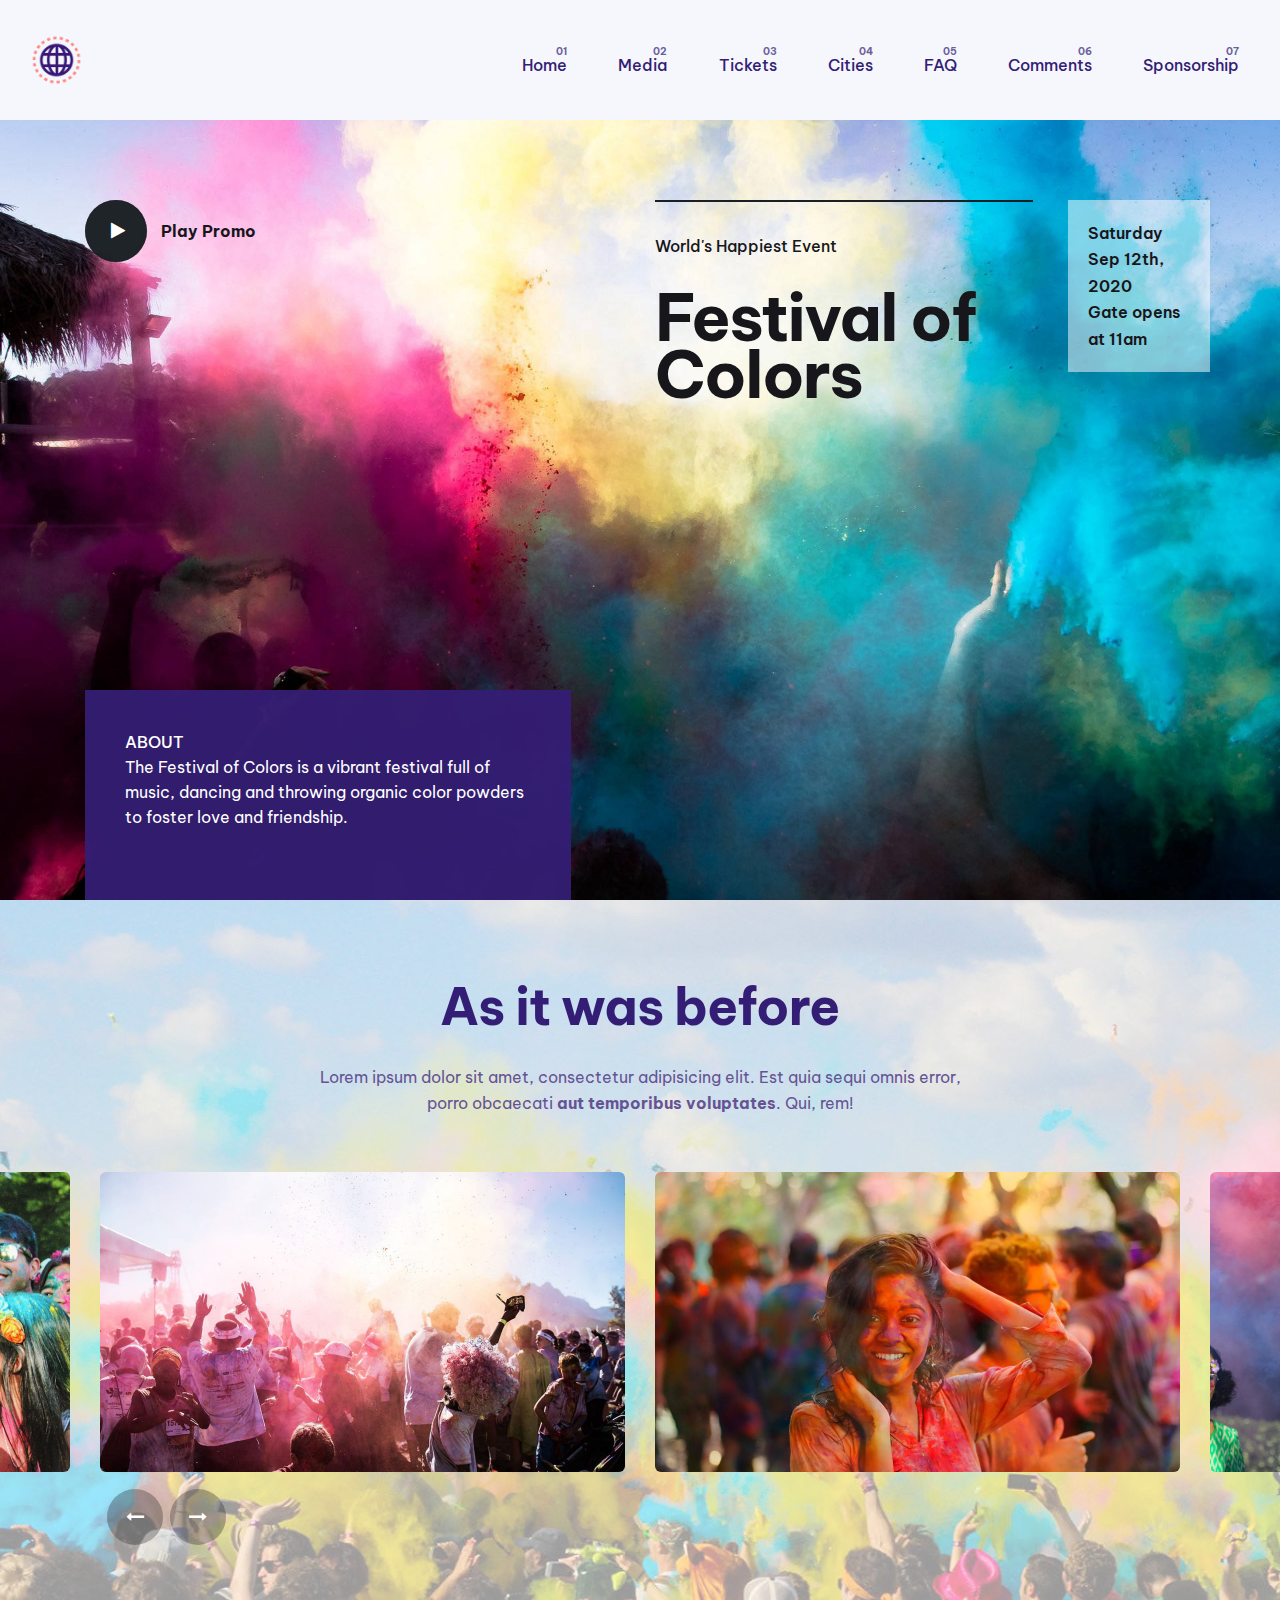
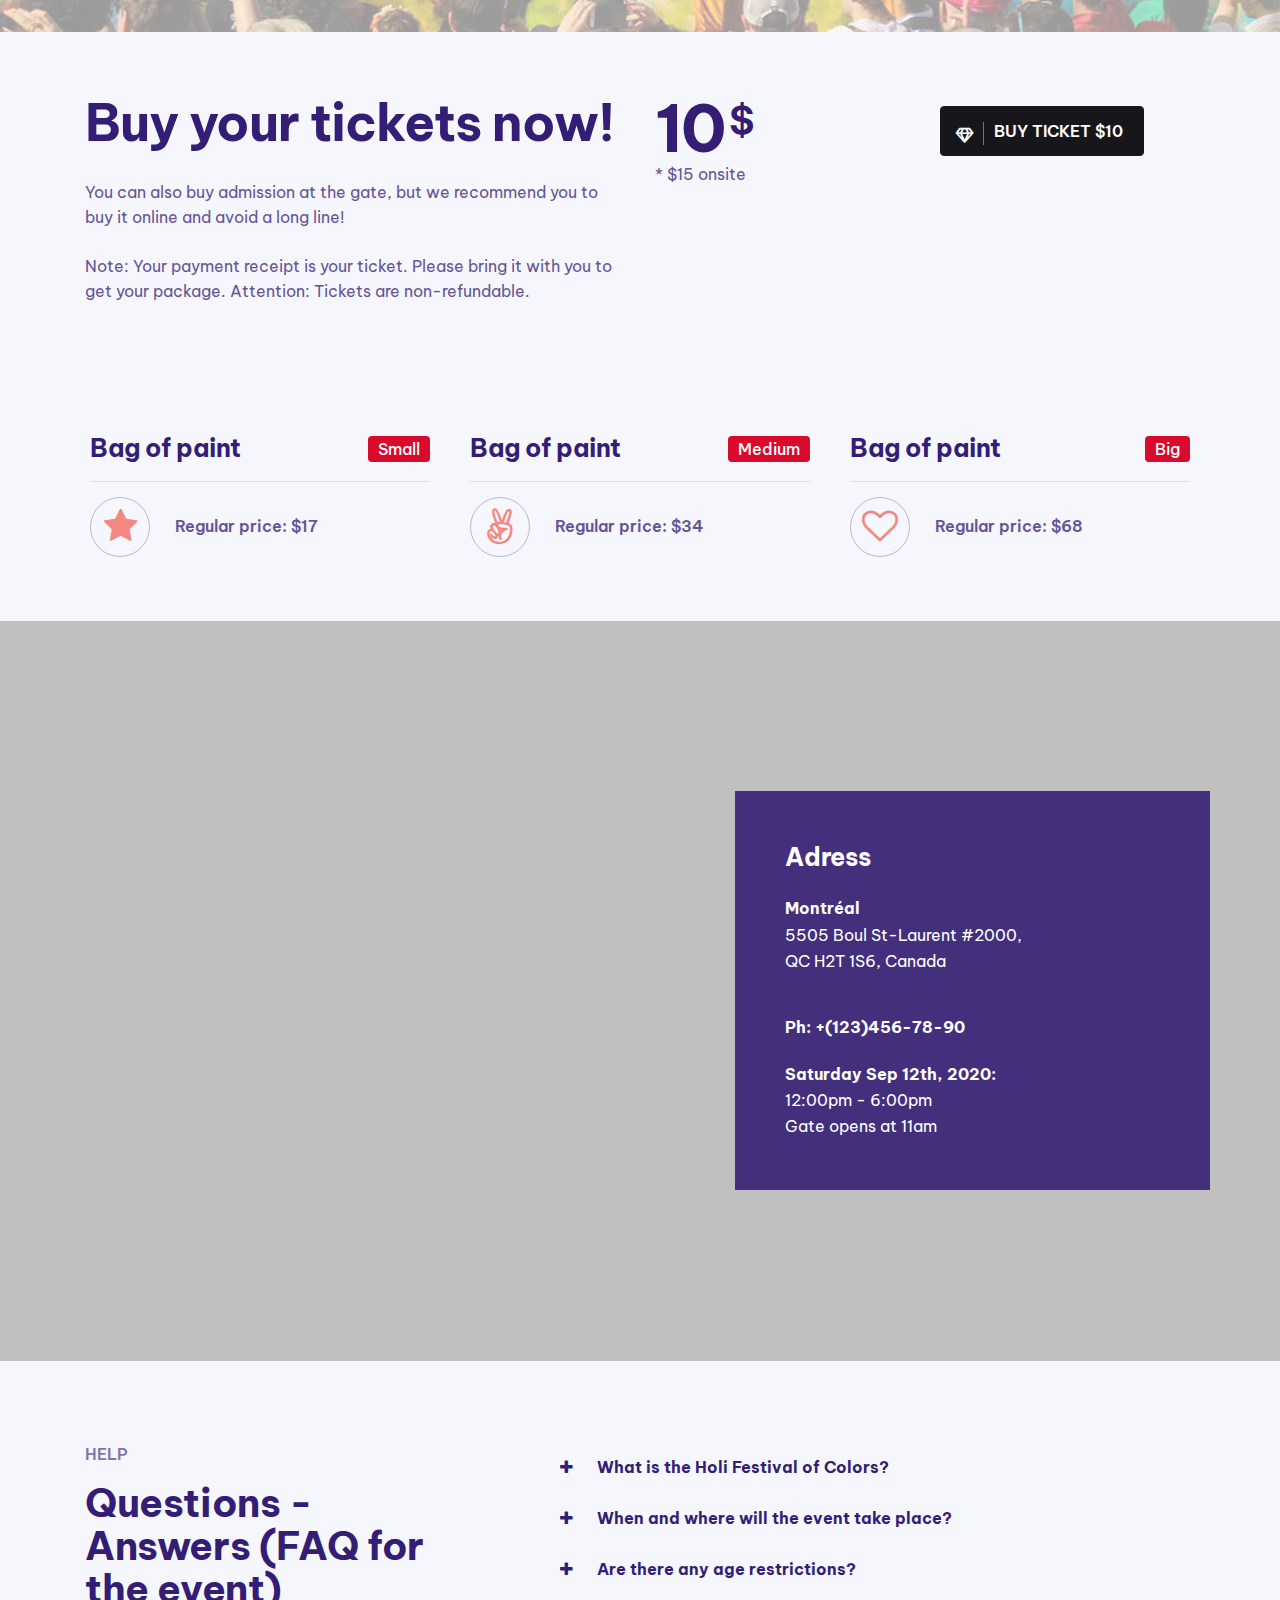
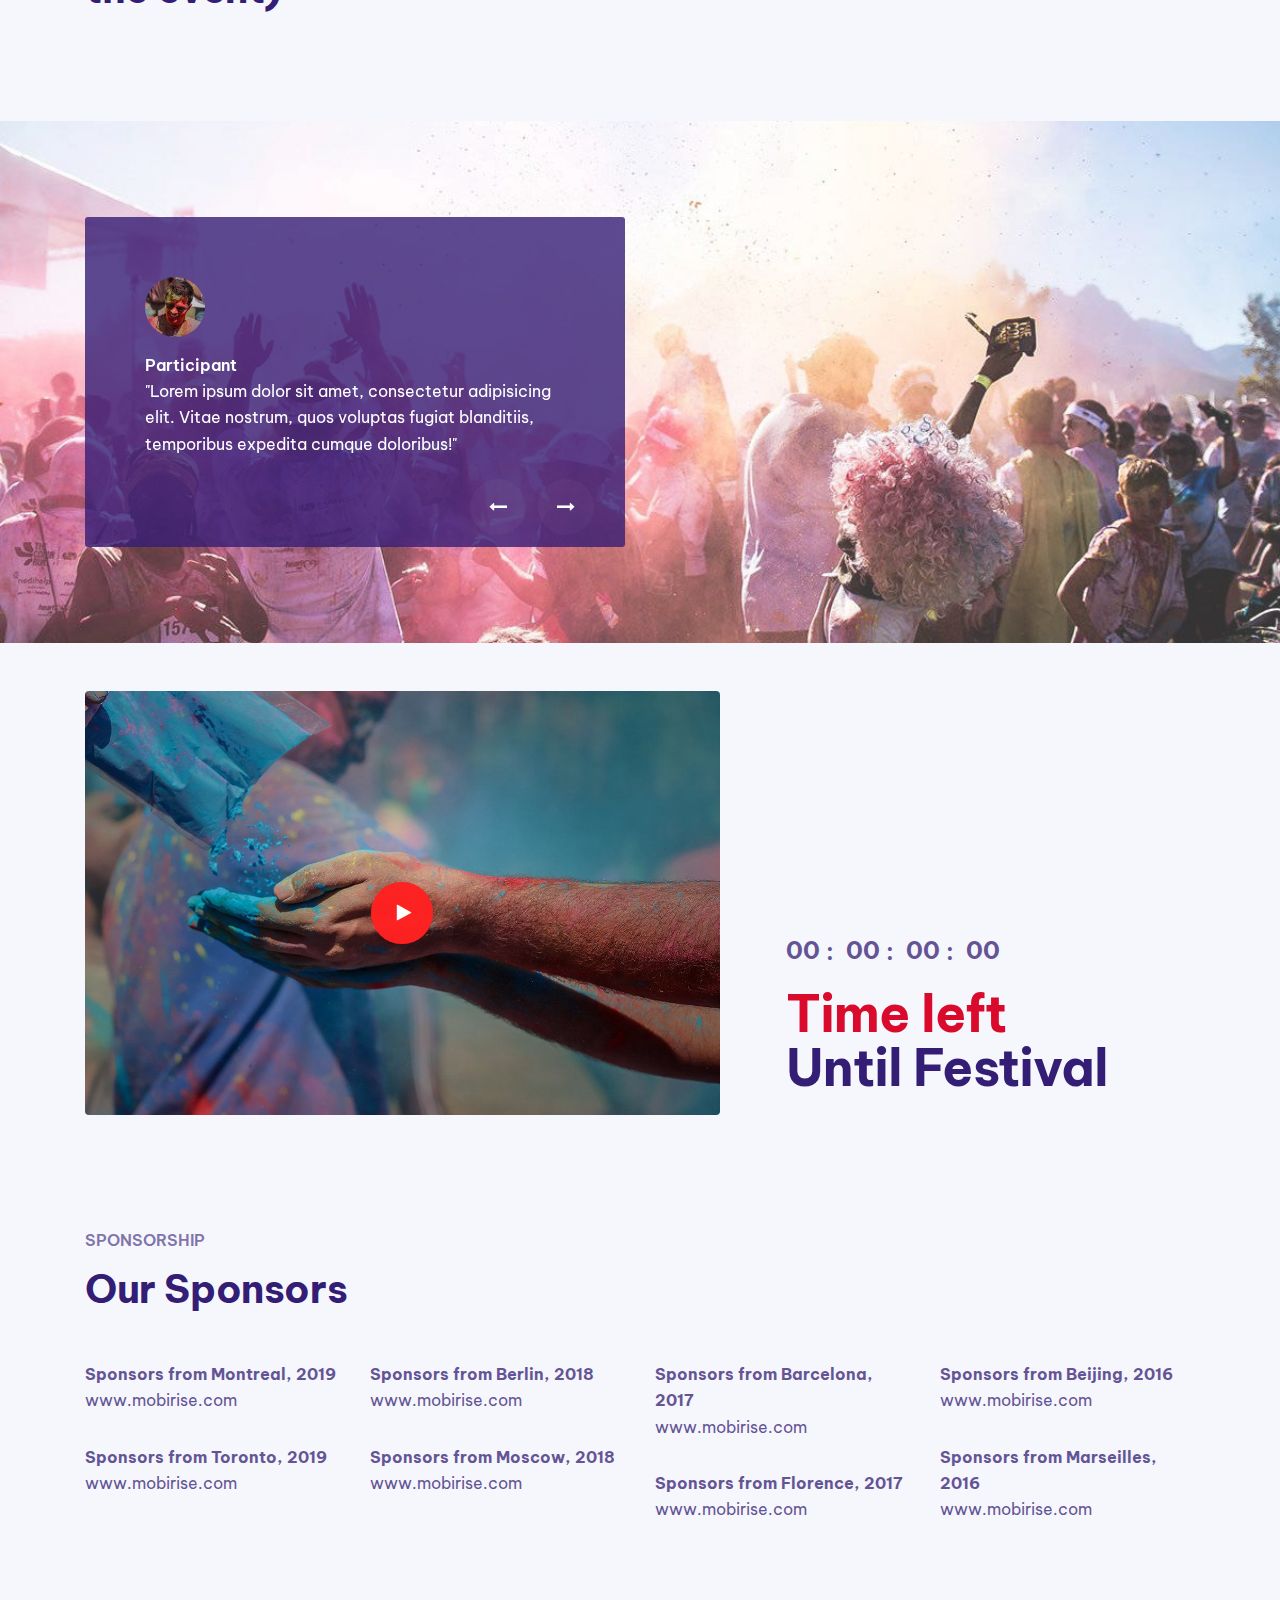
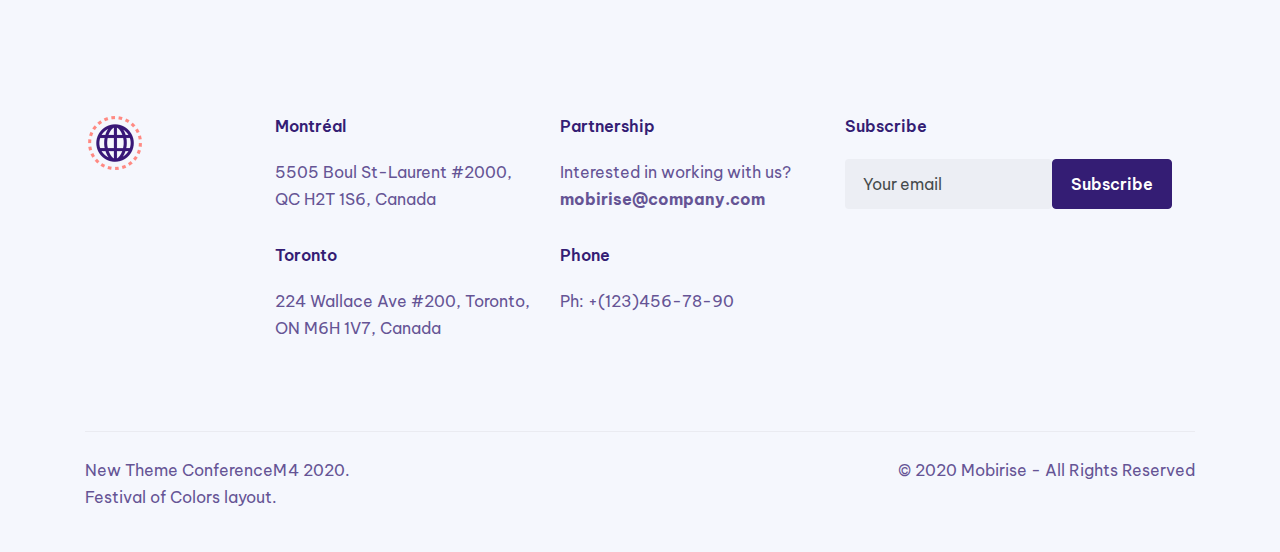
<file: festival_of_colors/index.html>
<!DOCTYPE html>
<html  >
<head>
  <!-- Site made with Mobirise Website Builder v4.11.7, https://mobirise.com -->
  <meta charset="UTF-8">
  <meta http-equiv="X-UA-Compatible" content="IE=edge">
  <meta name="generator" content="Mobirise v4.11.7, mobirise.com">
  <meta name="viewport" content="width=device-width, initial-scale=1, minimum-scale=1">
  <link rel="shortcut icon" href="assets/images/logo-festivale-120x120.png" type="image/x-icon">
  <meta name="description" content="New ConferenceM4 Theme HTML Template - Download Now!">
  
  <title>ConferenceM4 Theme Festivale of Color Demo</title>
  <link rel="stylesheet" href="assets/font-awesome/css/font-awesome.css">
  <link rel="stylesheet" href="assets/web/assets/mobirise-icons/mobirise-icons.css">
  <link rel="stylesheet" href="assets/tether/tether.min.css">
  <link rel="stylesheet" href="assets/bootstrap/css/bootstrap.min.css">
  <link rel="stylesheet" href="assets/bootstrap/css/bootstrap-grid.min.css">
  <link rel="stylesheet" href="assets/bootstrap/css/bootstrap-reboot.min.css">
  <link rel="stylesheet" href="assets/dropdown/css/style.css">
  <link rel="stylesheet" href="assets/theme/css/style.css">
  <link rel="stylesheet" href="assets/recaptcha.css">
  <link rel="preload" as="style" href="assets/mobirise/css/mbr-additional.css"><link rel="stylesheet" href="assets/mobirise/css/mbr-additional.css" type="text/css">
  
  
  
</head>
<body>
  <section class="menu1 cid-rRCAwhHFKb" once="menu" id="menu1-0">

    
    

    <nav class="navbar navbar-dropdown navbar-expand-lg navbar-fixed-top">
                      <div class="container-fluid">
        <div class="navbar-brand">
            <div class="col-lg-auto">
            <span class="navbar-logo">
                <a href="../index.html">
                    <img src="assets/images/logo-festivale-120x120.png" alt="Mobirise" title="" style="height: 3.3rem;">
                </a>
            </span>
            
        </div>
    </div>
        <button class="navbar-toggler" type="button" data-toggle="collapse" data-target="#navbarSupportedContent" aria-controls="navbarNavAltMarkup" aria-expanded="false" aria-label="Toggle navigation">
            <div class="hamburger">
                <span></span>
                <span></span>
                <span></span>
                <span></span>
            </div>
        </button>
      <div class="collapse navbar-collapse" id="navbarSupportedContent">
            <ul class="navbar-nav nav-dropdown" data-app-modern-menu="true"><li class="nav-item dropdown">
                    <a class="nav-link link text-secondary display-4" href="../index.html">
                        Home</a>
                </li>
                <li class="nav-item">
                    <a class="nav-link link text-secondary display-4" href="index.html#features4-6">
                        Media
                    </a>
                </li>
                <li class="nav-item">
                    <a class="nav-link link text-secondary display-4" href="index.html#content1-9">
                         Tickets</a>
                </li><li class="nav-item"><a class="nav-link link text-secondary display-4" href="index.html#contact4-f">
                        Cities</a></li><li class="nav-item"><a class="nav-link link text-secondary display-4" href="index.html#accordion-8">
                        FAQ</a></li><li class="nav-item"><a class="nav-link link text-secondary display-4" href="index.html#testimonials1-c">
                        Comments</a></li><li class="nav-item"><a class="nav-link link text-secondary display-4" href="index.html#clients2-b">
                        Sponsorship</a></li></ul>
           
      </div>
    </div></nav>
</section>

<section class="header2 cid-rRHuzA3u55" id="header2-4">

    

    

    <div class="container wrap">
        <div class="row push__top justify-content-start">
            <div class="video__content col-lg-6">
                 <div class="mbr-figure">
                        <div class="mbr-media show-modal align-center" data-modal=".modalWindow">
                            <div class="anim">
                             <span class="mbr-iconfont fa-play fa"></span>
                                </div>
                            </div>
                                <p class="popup__text mbr-bold mbr-fonts-style display-4">Play Promo</p>

                    <div class="modalWindow" style="display: none;">
                        <div class="modalWindow-container">
                            <div class="modalWindow-video-container">
                                <div class="modalWindow-video">
                                    <iframe width="100%" height="100%" frameborder="0" allowfullscreen="1" data-src="https://www.youtube.com/watch?v=36YgDDJ7XSc"></iframe>
                                </div>
                                <a class="close" role="button" data-dismiss="modal">
                                    <span aria-hidden="true" class="mbri-close mbr-iconfont closeModal"></span>
                                    <span class="sr-only">Close</span>
                                </a>
                            </div>
                        </div>
                    </div>
                </div>
                
            </div>
            <div class="col-lg-6">
                <div class="wrap__title">
                    <div class="title__block">
                        <div class="divider"></div>
                        <h3 class="mbr-section-subtitle mbr-medium mbr-fonts-style display-4">World's Happiest Event</h3>
                        <h1 class="mbr-section-title mbr-bold mbr-fonts-style display-1">Festival of Colors</h1>
                    </div>
                    <div class="date__block">
                        <p class="date__text mbr-semibold mbr-fonts-style display-4">Saturday Sep 12th, 2020
<br>Gate opens at 11am</p>
                    </div>
                </div>
                
            </div>
        </div>
        <div class="row bottom__wrapper">
            <div class="col-lg-6 col-md-6">
                <div class="bottom__about text-white">
                     <h3 class="bottom__subtitle mbr-medium mbr-fonts-style display-4">ABOUT</h3>
                    <p class="bottom__about__text mbr-fonts-style display-4">
                   The Festival of Colors is a vibrant festival full of music, dancing and throwing organic color powders to foster love and friendship.</p>
                </div>
            </div>
            
        </div>
    </div>
</section>

<section class="features4 carousel slide testimonials-slider extTestimonials cid-rRHz8FfvDi" data-interval="false" id="features4-6">
    
    

    <div class="mbr-overlay" style="opacity: 0.6; background-color: rgb(255, 255, 255);">
    </div>

    <div class="container">
        <div class="title__block align-center">
        <h2 class="mbr-fonts-style mbr-bold mbr-section-title display-2">As it was before</h2>
            <p class="mbr-fonts-style mbr-text display-4">Lorem ipsum dolor sit amet, consectetur adipisicing elit. Est quia sequi omnis error,<br> porro obcaecati <strong>aut temporibus voluptates</strong>. Qui, rem!</p>
        </div>
        <div class="carousel slide pt-3" role="listbox" data-pause="true" data-keyboard="false" data-ride="false" data-interval="false">
            <div class="carousel-inner d-flex">
                

                  <div class="carousel-item">
                    <div class="user col-md-6 col-sm-12">
                        <img src="assets/images/festival-of-colors9-1050x700.jpg" alt="" title="">
                    </div>
                    <div class="user col-md-6 col-sm-12">
                        <img src="assets/images/festival-of-colors4-1050x700.jpg" alt="" title="">
                    </div>
                </div><div class="carousel-item">
                    <div class="user col-md-6">
                        <img src="assets/images/festival-of-colors6-1050x700.jpg" alt="" title="">
                    </div>
                    <div class="user col-md-6">
                        <img src="assets/images/festival-of-colors3-1050x700.jpg" alt="" title="">
                    </div>
                </div><div class="carousel-item">
                    <div class="user col-md-6">
                        <img src="assets/images/festival-of-colors7-1050x700.jpg" alt="" title="">
                    </div>
                    <div class="user col-md-6">
                        <img src="assets/images/festival-of-colors2-1050x700.jpg" alt="" title="">
                    </div>
                </div><div class="carousel-item">
                    <div class="user col-md-6">
                        <img src="assets/images/festival-of-colors8-1050x700.jpg" alt="" title="">
                    </div>
                    <div class="user col-md-6">
                        <img src="assets/images/festival-of-colors5-1050x700.jpg" alt="" title="">
                    </div>
                </div></div>

            <div class="carousel-controls">
                <a class="carousel-control-prev" role="button" data-slide="prev">
                  <span aria-hidden="true" class="fa-long-arrow-left fa mbr-iconfont"></span>
                  <span class="sr-only">Previous</span>
                </a>
                
                <a class="carousel-control-next" role="button" data-slide="next">
                  <span aria-hidden="true" class="fa-long-arrow-right fa mbr-iconfont"></span>
                  <span class="sr-only">Next</span>
                </a>
            </div>
        </div>
    </div>
</section>

<section class="content1 cid-rRHGhd2JmI" id="content1-9">

    

    

    <div class="container">
        <div class="row">
            <div class="col-sm-12 content__block col-lg-6">
                <h2 class="mbr-section-title mbr-bold mbr-fonts-style display-2">Buy your tickets now!</h2>
                <p class="mbr-text mbr-fonts-style display-4">You can also buy admission at the gate, but we recommend you to buy it online and avoid a long line!
<br>
<br>Note: Your payment receipt is your ticket. Please bring it with you to get your package. Attention: Tickets are non-refundable.</p>
            </div>
            <div class="col-lg-3 col-sm-6 price__block">
                <div class="price__block">
                    <span class="price mbr-bold mbr-fonts-style display-1">10</span>
                    <span class="symbol mbr-bold mbr-fonts-style display-5">$</span>
                </div>
                <p class="descr mbr-fonts-style display-4">* $15 onsite</p>
            </div>
            <div class="col-lg-3 col-sm-6">
            <div class="mbr-section-btn"><a class="btn btn-md btn-black display-4" href="#"><span class="fa fa-diamond mbr-iconfont mbr-iconfont-btn"></span>BUY TICKET $10</a></div>
                </div>
        </div>
    </div>
</section>

<section class="features2 cid-rRHFXwCKvY" id="features2-7">

    

    

    <div class="container">
        <div class="row">
            
        <div class="col-lg-4 content__block">
                <div class="head">
                    <h3 class="item__head mbr-bold mbr-fonts-style display-7">Bag of paint</h3>
                    <p class="item__text mbr-medium mbr-fonts-style display-4">Small</p>
                </div>
                <div class="bot">
                    <div class="border__radius">
                        <span class="mbr-iconfont fa-star fa" style="font-size: 36px; color: rgb(243, 136, 129); fill: rgb(243, 136, 129);"></span>
                    </div>
                    <div class="bot__content">
                        <p class="bot__text mbr-semibold mbr-fonts-style display-4">Regular price: $17</p>
                        
                    </div>
                </div>
            </div><div class="col-lg-4 content__block">
                <div class="head">
                    <h3 class="item__head mbr-bold mbr-fonts-style display-7">Bag of paint</h3>
                    <p class="item__text mbr-medium mbr-fonts-style display-4">Medium</p>
                </div>
                <div class="bot">
                    <div class="border__radius">
                        <span class="mbr-iconfont fa-angellist fa" style="font-size: 36px; color: rgb(243, 136, 129); fill: rgb(243, 136, 129);"></span>
                    </div>
                    <div class="bot__content">
                        <p class="bot__text mbr-semibold mbr-fonts-style display-4">Regular price: $34</p>
                        
                    </div>
                </div>
            </div><div class="col-lg-4 content__block">
                <div class="head">
                    <h3 class="item__head mbr-bold mbr-fonts-style display-7">Bag of paint</h3>
                    <p class="item__text mbr-medium mbr-fonts-style display-4">Big</p>
                </div>
                <div class="bot">
                    <div class="border__radius">
                        <span class="mbr-iconfont fa-heart-o fa" style="font-size: 36px; color: rgb(243, 136, 129); fill: rgb(243, 136, 129);"></span>
                    </div>
                    <div class="bot__content">
                        <p class="bot__text mbr-semibold mbr-fonts-style display-4">Regular price: $68</p>
                        
                    </div>
                </div>
            </div></div>
    </div>
</section>

<section class="contacts4 cid-rRHN1EeSqJ" id="contact4-f">

    

    <div class="main_wrapper">
        <div class="b_wrapper">
            <div class="container">
                <div class="row justify-content-end">
                    <div class="col-12 col-md-5 block_wrapper">
                                <h4 class="mbr-fonts-style mbr-bold title__adress display-7">Adress</h4>
                                <p class="work__adress mbr-fonts-style display-4"><strong> Montréal</strong><br>5505 Boul St-Laurent #2000, <br>QC H2T 1S6, Canada</p>
                               <p class="work__phone mbr-bold mbr-fonts-style display-4">Ph: +(123)456-78-90</p> 
                        <p class="work__time mbr-fonts-style display-4"><strong>Saturday Sep 12th, 2020:<br></strong>12:00pm - 6:00pm
<br>Gate opens at 11am<br></p>
                        
                    </div>
                </div>
            </div>
        </div>
        <!--Map-->
        <div class="google-map"><iframe frameborder="0" style="border:0" src="https://www.google.com/maps/embed/v1/place?key=AIzaSyAEIpgj38KyLFELm2bK9Y7krBkz1K-cMq8&amp;q=place_id:Ejk1NTA1IEJvdWwgU3QtTGF1cmVudCAjMjAwMCwgTW9udHLDqWFsLCBRQyBIMlQgMVM2LCBDYW5hZGEiIBoeChYKFAoSCYlkSm18GclMEUzar3AMgRwIEgQyMDAw" allowfullscreen=""></iframe></div>
    </div>
</section>

<section class="accordion cid-rRHGcuHwym" id="accordion-8">

    

    

    <div class="container">
        <div class="row">
            <div class="col-lg-4 col-md-4">
                <h3 class="mbr-section-subtitle mbr-semibold mbr-fonts-style display-4">HELP</h3>
                <h2 class="mbr-section-title mbr-bold mbr-fonts-style display-5">Questions - Answers (FAQ for the event)</h2>
                
                    
                </div>
            <div class="col-lg-1 d-none d-lg-block"></div>
            <div class="col-lg-7 col-md-8">
                <div id="bootstrap-accordion_6" class="panel-group accordionStyles accordion" role="tablist" aria-multiselectable="true">
                    <div class="card">
                        <div class="card-header" role="tab" id="headingOne">
                            <a role="button" class="panel-title collapsed text-black" data-toggle="collapse" data-core="" href="#collapse1_6" aria-expanded="false" aria-controls="collapse1">
                                <h4 class="mbr-fonts-style display-4">
                                    <span class="sign mbr-iconfont mbri-arrow-down inactive"></span>&nbsp;What is the Holi Festival of Colors?</h4>
                            </a>
                        </div>
                        <div id="collapse1_6" class="panel-collapse noScroll collapse " role="tabpanel" aria-labelledby="headingOne" data-parent="#bootstrap-accordion_6">
                            <div class="panel-body">
                                <p class="mbr-fonts-style panel-text display-4">Lorem ipsum dolor sit amet, consectetur adipisicing elit. Impedit amet, iste ex quidem quam doloribus dolore fugit veritatis animi, officiis asperiores minima mollitia accusantium in commodi perspiciatis blanditiis architecto consequatur.</p>
                            </div>
                        </div>
                    </div>
                    <div class="card">
                        <div class="card-header" role="tab" id="headingTwo">
                            <a role="button" class="collapsed panel-title text-black" data-toggle="collapse" data-core="" href="#collapse2_6" aria-expanded="false" aria-controls="collapse2">
                                <h4 class="mbr-fonts-style display-4">
                                    <span class="sign mbr-iconfont mbri-arrow-down inactive"></span>&nbsp;When and where will the event take place?</h4>
                            </a>
                            
                        </div>
                        <div id="collapse2_6" class="panel-collapse noScroll collapse" role="tabpanel" aria-labelledby="headingTwo" data-parent="#bootstrap-accordion_6">
                            <div class="panel-body">
                                <p class="mbr-fonts-style panel-text display-4">Lorem ipsum dolor sit amet, consectetur adipisicing elit. Impedit explicabo maiores velit facere id perferendis, est enim accusamus molestias optio.</p>
                            </div>
                        </div>
                    </div>
                    <div class="card">
                        <div class="card-header" role="tab" id="headingThree">
                            <a role="button" class="collapsed text-black panel-title" data-toggle="collapse" data-core="" href="#collapse3_6" aria-expanded="false" aria-controls="collapse3">
                                <h4 class="mbr-fonts-style display-4">
                                    <span class="sign mbr-iconfont mbri-arrow-down inactive"></span>&nbsp;Are there any age restrictions?</h4>
                            </a>
                        </div>
                        <div id="collapse3_6" class="panel-collapse noScroll collapse" role="tabpanel" aria-labelledby="headingThree" data-parent="#bootstrap-accordion_6">
                            <div class="panel-body">
                                <p class="mbr-fonts-style panel-text display-4">Lorem ipsum dolor sit amet, consectetur adipisicing elit. Modi pariatur ex minima a repudiandae, atque aliquid eaque dolore tempore inventore!</p>
                            </div>
                        </div>
                    </div>
                    
                    
                    
                </div>
            </div>
        </div>
    </div>
</section>

<section class="testimonials1 carousel slide testimonials-slider cid-rRHGvGJJWT" data-interval="false" id="testimonials1-c">
    
    

    <div class="mbr-overlay" style="opacity: 0.2; background-color: rgb(255, 255, 255);">
    </div>

    <div class="container">
        <div class="row">
                
        
            
            <div class="col-lg-6">
                <div class="carousel slide" role="listbox" data-pause="true" data-keyboard="false" data-ride="false" data-interval="false">
            <div class="carousel-inner">
                
                
            <div class="carousel-item text-left">
                    <div class="user  text-white">
                        <div class="user_image">
                            <img src="assets/images/festival-of-colors11-120x120.jpg" alt="" title="">
                        </div>
                        <div class="user_text">
                        <div class="user_desk mbr-semibold mbr-fonts-style display-4">Participant</div>
                            <p class="mbr-fonts-style display-4">"Lorem ipsum dolor sit amet, consectetur adipisicing elit. Vitae nostrum, quos voluptas fugiat blanditiis, temporibus expedita cumque doloribus!"</p>
                        </div>
                        <div class="author">
                        
                        
                            </div>
                    </div>
                </div><div class="carousel-item text-left">
                    <div class="user  text-white">
                        <div class="user_image">
                            <img src="assets/images/festival-of-colors12-120x120.jpg" alt="" title="">
                        </div>
                        <div class="user_text">
                        <div class="user_desk mbr-semibold mbr-fonts-style display-4">Participant</div>
                            <p class="mbr-fonts-style display-4">"Lorem ipsum dolor sit amet, consectetur adipisicing elit. Vitae nostrum, quos voluptas fugiat blanditiis, temporibus expedita cumque doloribus!"</p>
                        </div>
                        <div class="author">
                        
                        
                        </div>
                    </div>
                </div></div>

            <div class="carousel-controls">
                <a class="carousel-control-prev" role="button" data-slide="prev">
                  <span aria-hidden="true" class="fa-long-arrow-left fa mbr-iconfont"></span>
                  <span class="sr-only">Previous</span>
                </a>
                
                <a class="carousel-control-next" role="button" data-slide="next">
                  <span aria-hidden="true" class="fa-long-arrow-right fa mbr-iconfont"></span>
                  <span class="sr-only">Next</span>
                </a>
            </div>
        </div>
            </div>
        
        </div>

        
    </div>
</section>

<section class="сountdown cid-rRHGwRVzkW" id="countdown-d">

    

    

    <div class="container">
        <div class="row align-items-end flex-row-reverse">
            <div class="col-lg-5 content__block">
            
        <div class="countdown-cont ">
        <div class="countdown" data-due-date="2020/09/12"></div>
    </div>        
                <div>
                <div class="span__title mbr-bold mbr-fonts-style display-2">Time left&nbsp;</div>
                <h2 class="mbr-section-title mbr-bold mbr-fonts-style display-2">Until Festival</h2>
                    </div>
            </div>
            
            
            <div class="col-lg-7">
                <div class="image">
                    <img src="assets/images/festival-of-colors5-1200x800.jpg" alt="" title="">
                    <div class="mbr-figure">
                        <div class="mbr-media show-modal align-center" data-modal=".modalWindow">
                            <div class="anim">
                             <span class="mbr-iconfont fa-play fa"></span>
                                </div>
                            </div>

                    <div class="modalWindow" style="display: none;">
                        <div class="modalWindow-container">
                            <div class="modalWindow-video-container">
                                <div class="modalWindow-video">
                                    <iframe width="100%" height="100%" frameborder="0" allowfullscreen="1" data-src="https://www.youtube.com/watch?v=36YgDDJ7XSc"></iframe>
                                </div>
                                <a class="close" role="button" data-dismiss="modal">
                                    <span aria-hidden="true" class="mbri-close mbr-iconfont closeModal"></span>
                                    <span class="sr-only">Close</span>
                                </a>
                            </div>
                        </div>
                    </div>
                </div>
                </div>
                
            </div>
        </div>
    </div>
</section>

<section class="clients2 cid-rRHGtrRSeJ" id="clients2-b">

    

    

    <div class="container">
        <div class="row title__wrap">
            <div class="title__block col-sm-12">
                <h3 class="mbr-section-subtitle mbr-semibold mbr-fonts-style display-4">SPONSORSHIP</h3>
                <h2 class="mbr-section-title mbr-bold mbr-fonts-style display-5">Our Sponsors</h2>
            </div>
                
        </div>
        <div class="row">
            <div class="col-lg-3 col-sm-6 card__block">
            
            
            
            <p class="card__text1 mbr-fonts-style display-4"><strong>Sponsors from Montreal, 2019<br></strong>www.mobirise.com<br></p><p class="card__text1 mbr-fonts-style display-4"><strong>Sponsors from Toronto, 2019<br></strong>www.mobirise.com<br></p></div>
            
            <div class="col-lg-3 col-sm-6 card__block">
                
            
            <p class="card__text2 mbr-fonts-style display-4"><strong>Sponsors from Berlin, 2018<br></strong>www.mobirise.com<br></p><p class="card__text2 mbr-fonts-style display-4"><strong>Sponsors from Moscow, 2018<br></strong>www.mobirise.com<br></p></div>
            
            <div class="col-lg-3 col-sm-6 card__block">
                
            
            <p class="card__text3 mbr-fonts-style display-4"><strong>Sponsors from Barcelona, 2017<br></strong>www.mobirise.com<br></p><p class="card__text3 mbr-fonts-style display-4"><strong>Sponsors from Florence, 2017<br></strong>www.mobirise.com<br></p></div>
            
            <div class="col-lg-3 col-sm-6 card__block">
                
            <p class="card__text4 mbr-fonts-style display-4"><strong>Sponsors from Beijing, 2016<br></strong>www.mobirise.com<br></p><p class="card__text4 mbr-fonts-style display-4"><strong>Sponsors from Marseilles, 2016<br></strong>www.mobirise.com<br></p></div>
        </div>
    </div>
</section>

<section class="footer1 cid-rRHGxlkAJf" id="footer1-e">

    

    

    <div class="container">
        <div class="row">
            <div class="col-md-6 wrap order-0 col-lg-2">
               
                 <img class="logo__image" src="assets/images/logo-festivale-120x120.png" alt="Mobirise" title="">
            </div>
            <div class="col-md-6 wrap col-lg-3">
                <div class="footer__content">
                    <h4 class="mbr-fonts-style mbr-semibold title__adress display-4">Montréal</h4>
                    <p class="work__adress mbr-fonts-style display-4">5505 Boul St-Laurent #2000, <br>QC H2T 1S6, Canada</p>
                </div>
                <div class="footer__content">
                    <h4 class="mbr-fonts-style mbr-semibold title__adress display-4">Toronto</h4>
                    <p class="work__adress mbr-fonts-style display-4">224 Wallace Ave #200, Toronto, <br>ON M6H 1V7, Canada</p>
                </div>
            </div>
            <div class="col-md-6 wrap col-lg-3">
                <div class="footer__content">
                    <h4 class="mbr-fonts-style mbr-semibold title__adress display-4">Partnership</h4>
                    <p class="work__adress mbr-fonts-style display-4">Interested in working with us?<br><strong>mobirise@company.com</strong></p>
                </div>
                <div class="footer__content">
                    <h4 class="mbr-fonts-style mbr-semibold title__adress display-4">Phone</h4>
                    <p class="work__adress mbr-fonts-style display-4">Ph: +(123)456-78-90</p>
                </div>
            </div>
            <div class="col-md-6 wrap col-lg-4">
                <div class="footer__content">
                    <h4 class="mbr-fonts-style mbr-semibold title__adress display-4">Subscribe</h4>
                   <div class="subscribe__form" data-form-type="formoid">
                <!---Formbuilder Form--->
                <form action="https://mobirise.com/" method="POST" class="mbr-form form-with-styler" data-form-title="Mobirise Form"><input type="hidden" name="email" data-form-email="true" value="a5HCebSVol/2ml6vCM9g6M4/19dNwy4KHDe/QnJbROVc+1Xj9Jn4oxa47FKlVjvELzuObetvaDNmBP71wozVEqtg6BhJy6FbYA0CA/QTUiOdLBfskgfQ3dbFl3fa+j3t">
                    <div class="row">
                        <div hidden="hidden" data-form-alert="" class="alert alert-success col-12">Thanks for filling out the form!</div>
                        <div hidden="hidden" data-form-alert-danger="" class="alert alert-danger col-12">
                        </div>
                    </div>
                    <div class="dragArea row">
                        <div class="form-group col-md-7  col-6" data-for="email">
                            <input type="email" name="email" placeholder="Your email" data-form-field="Email" required="required" class="form-control display-4" id="email-footer1-e">
                        </div>
                        <div class="col-md-5 col-6 input-group-btn"><button type="submit" class="btn btn-lg btn-secondary display-4">Subscribe</button></div>
                    </div>
                </form><!---Formbuilder Form--->
            </div>
                </div>
            </div> 
            
            
            </div>
            <div class="divider"></div>
            <div class="row align-items-baseline">
                <div class="col-md-6">
                     <p class="privacy mbr-fonts-style align-left display-4">New Theme ConferenceM4 2020.<br>Festival of Colors layout.</p>
                </div>
                <div class="col-md-6">
                     <p class="privacy mbr-fonts-style align-right display-4">© 2020 Mobirise - All Rights Reserved</p>
                </div>
            </div>
        </div>
                
</section>


  <script src="assets/web/assets/jquery/jquery.min.js"></script>
  <script src="assets/tether/tether.min.js"></script>
  <script src="assets/popper/popper.min.js"></script>
  <script src="assets/bootstrap/js/bootstrap.min.js"></script>
  <script src="assets/dropdown/js/nav-dropdown.js"></script>
  <script src="assets/dropdown/js/navbar-dropdown.js"></script>
  <script src="assets/touchswipe/jquery.touch-swipe.min.js"></script>
  <script src="assets/playervimeo/vimeo_player.js"></script>
  <script src="assets/smoothscroll/smooth-scroll.js"></script>
  <script src="assets/bootstrapcarouselswipe/bootstrap-carousel-swipe.js"></script>
  <script src="assets/mbr-testimonials-slider/mbr-testimonials-slider.js"></script>
  <script src="assets/mbr-switch-arrow/mbr-switch-arrow.js"></script>
  <script src="assets/countdown/jquery.countdown.min.js"></script>
  <script src="assets/theme/js/script.js"></script>
  
  
 <div id="scrollToTop" class="scrollToTop mbr-arrow-up"><a style="text-align: center;"><i class="mbr-arrow-up-icon mbr-arrow-up-icon-cm cm-icon cm-icon-smallarrow-up"></i></a></div>
  </body>
</html>
</file>
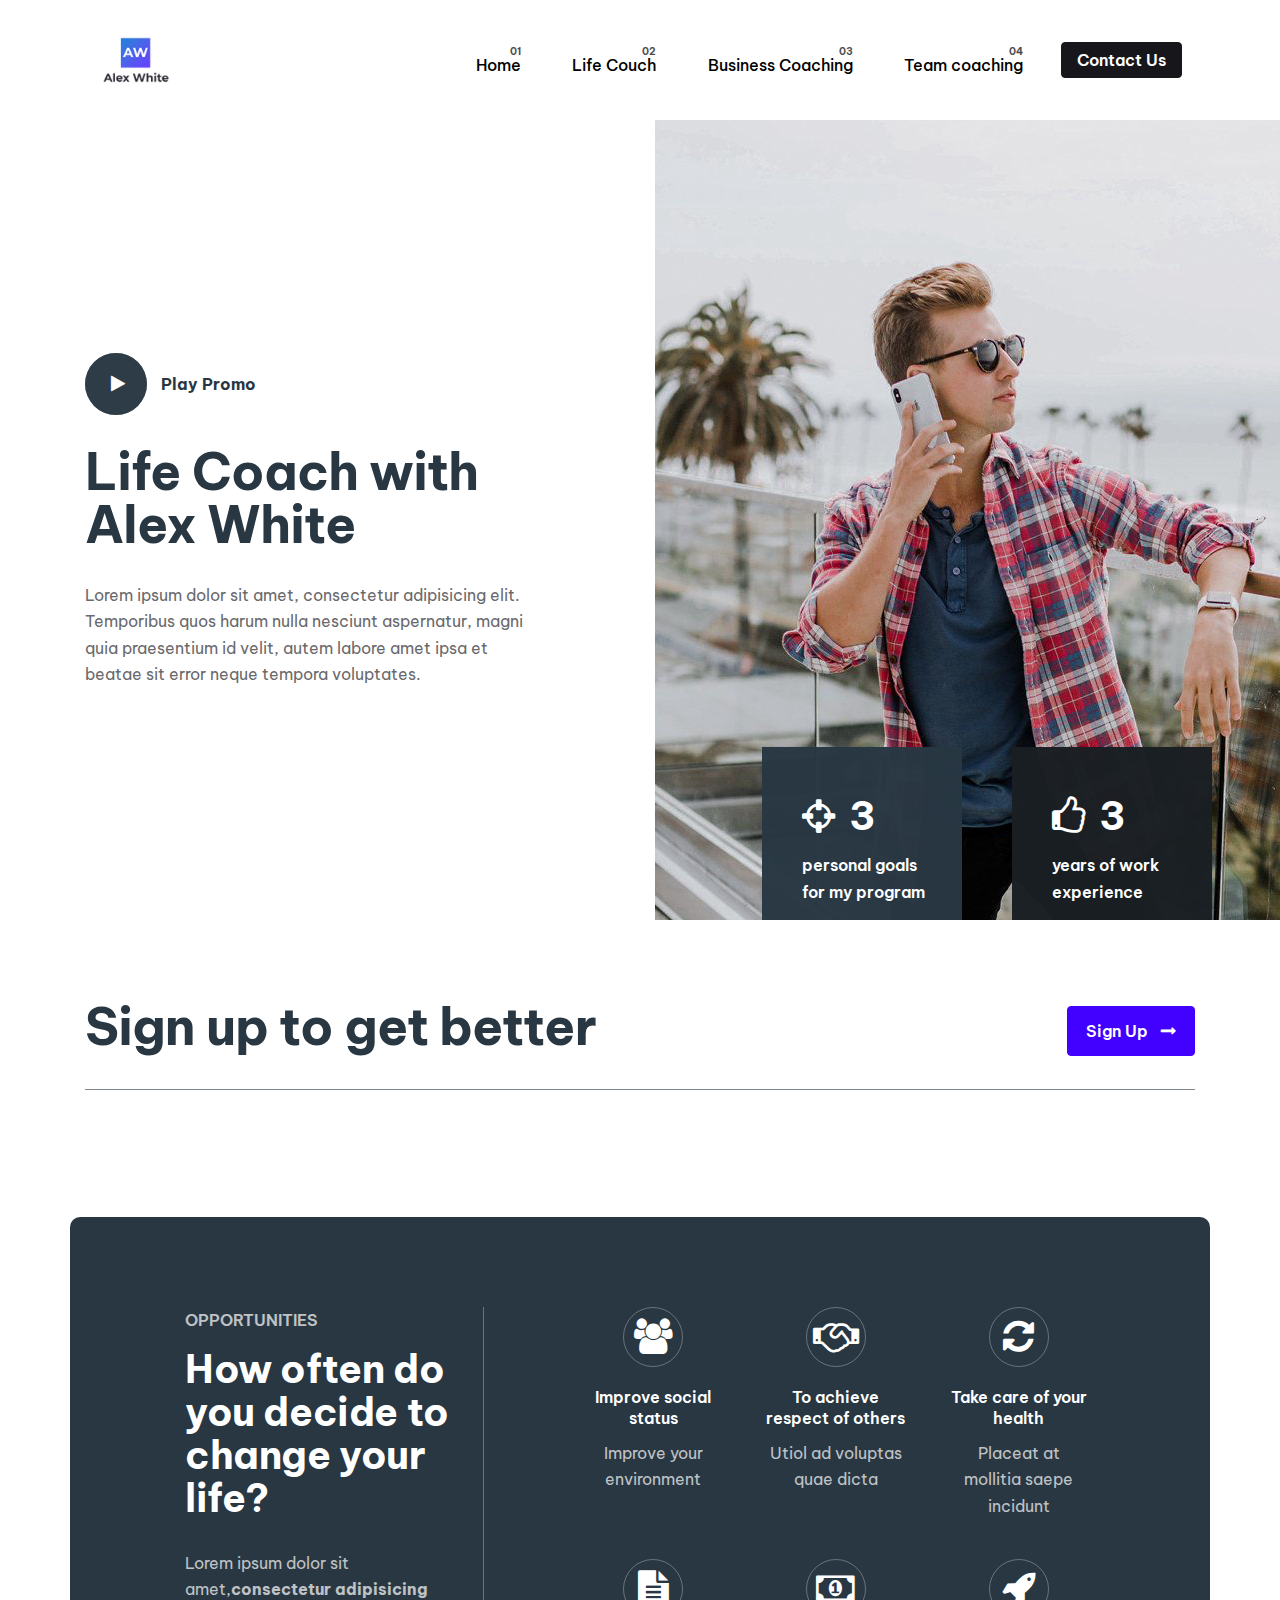
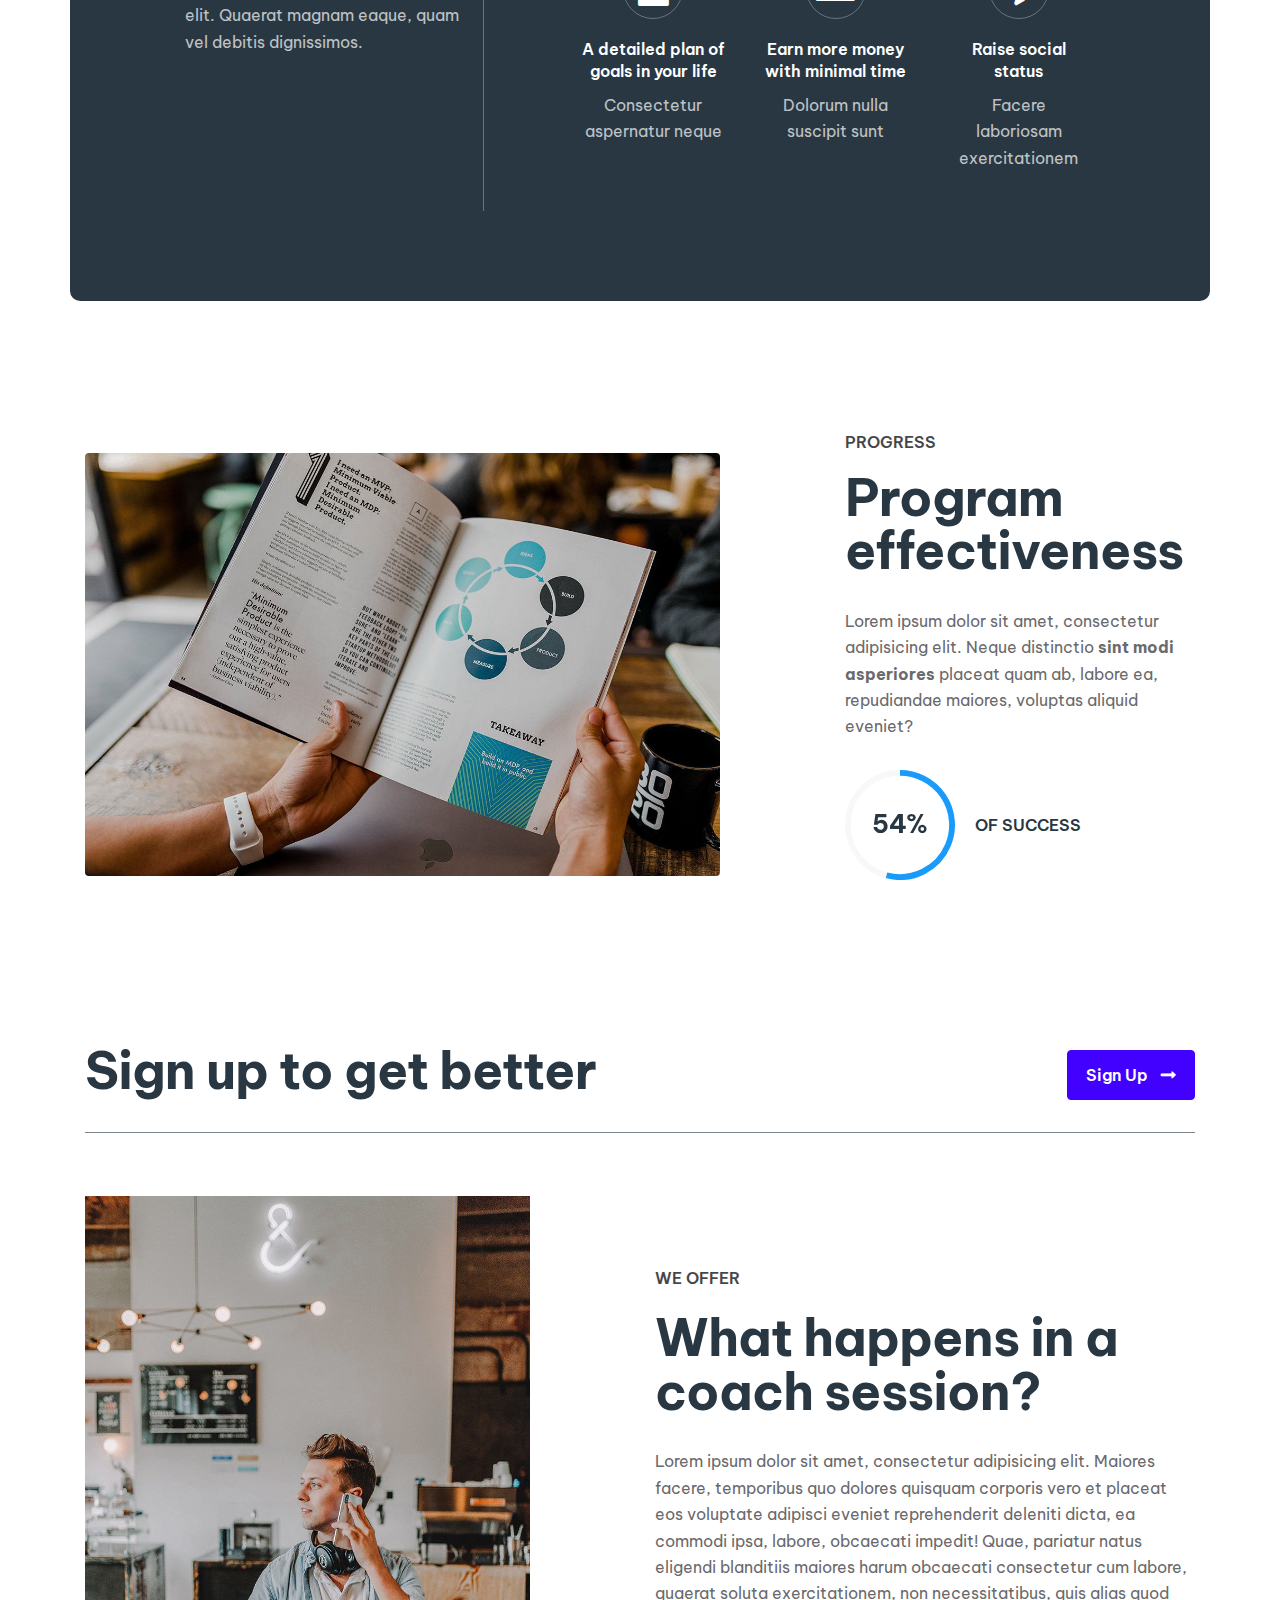
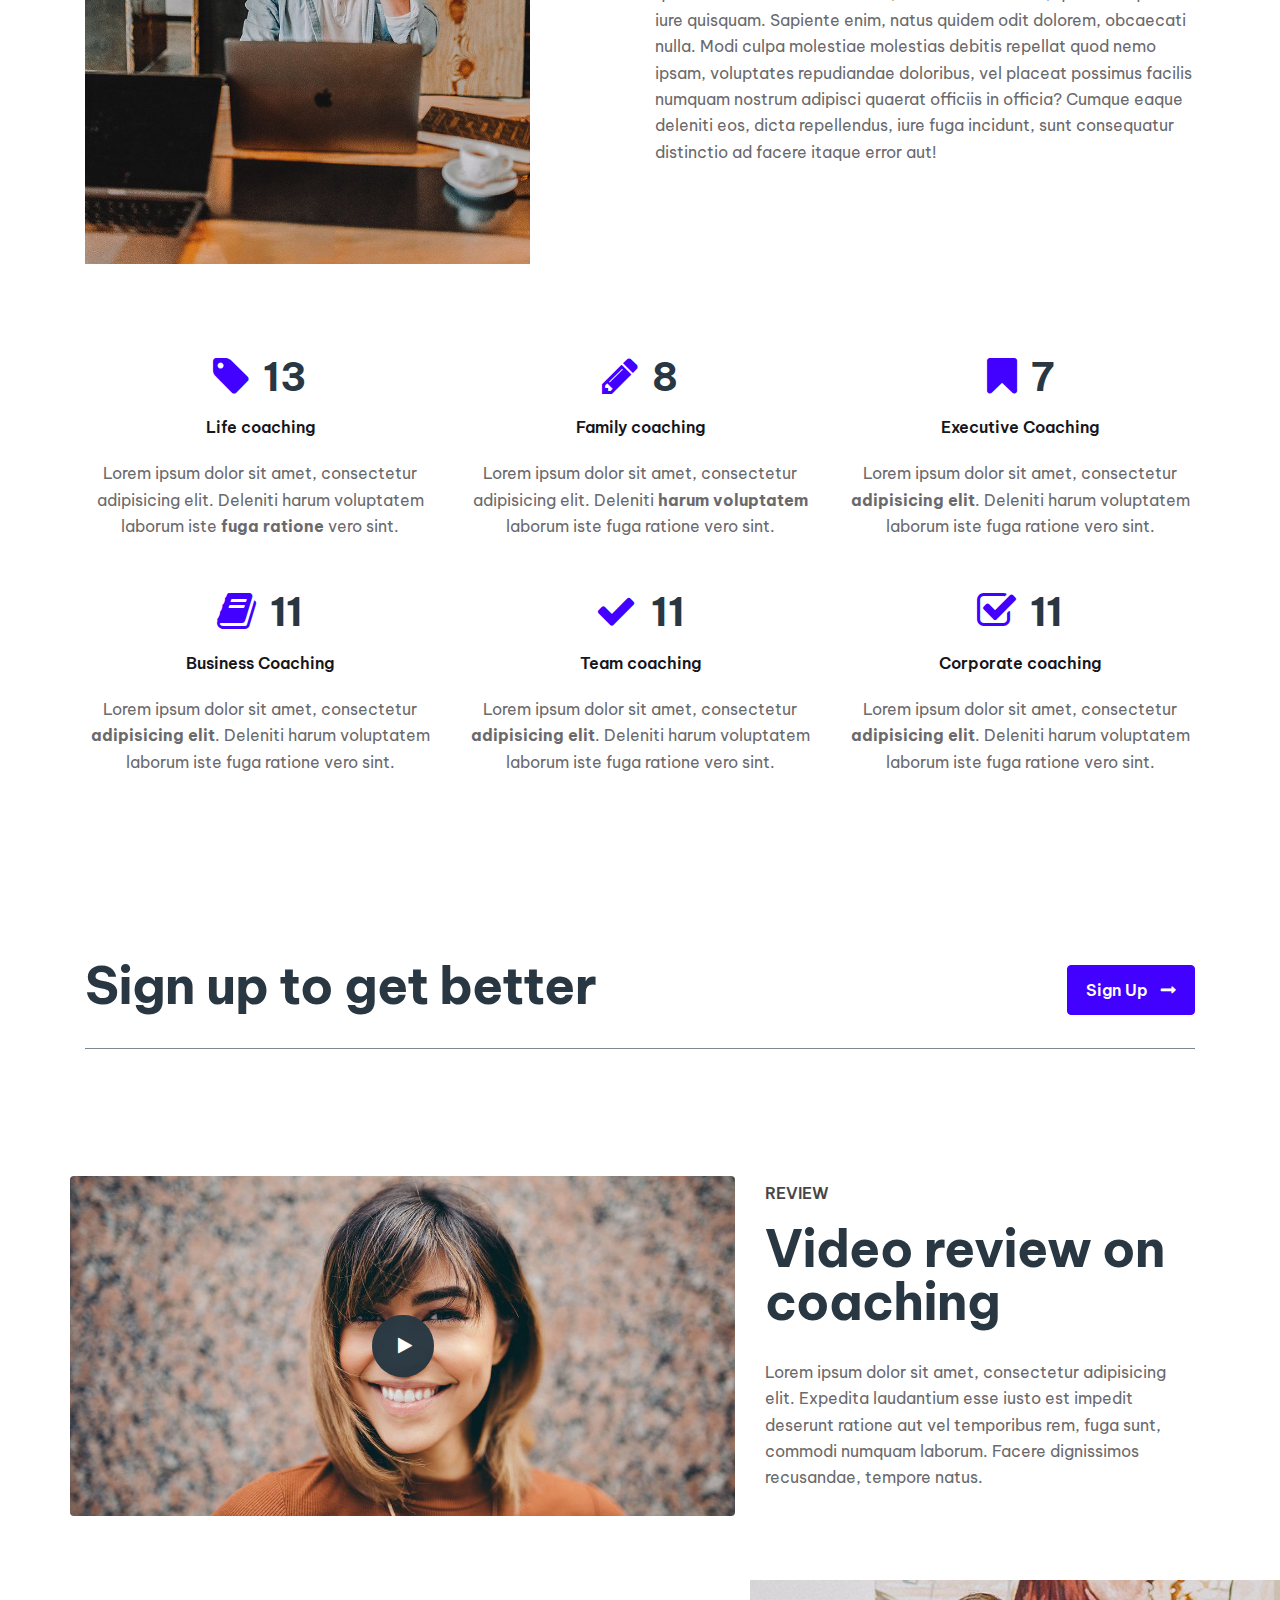
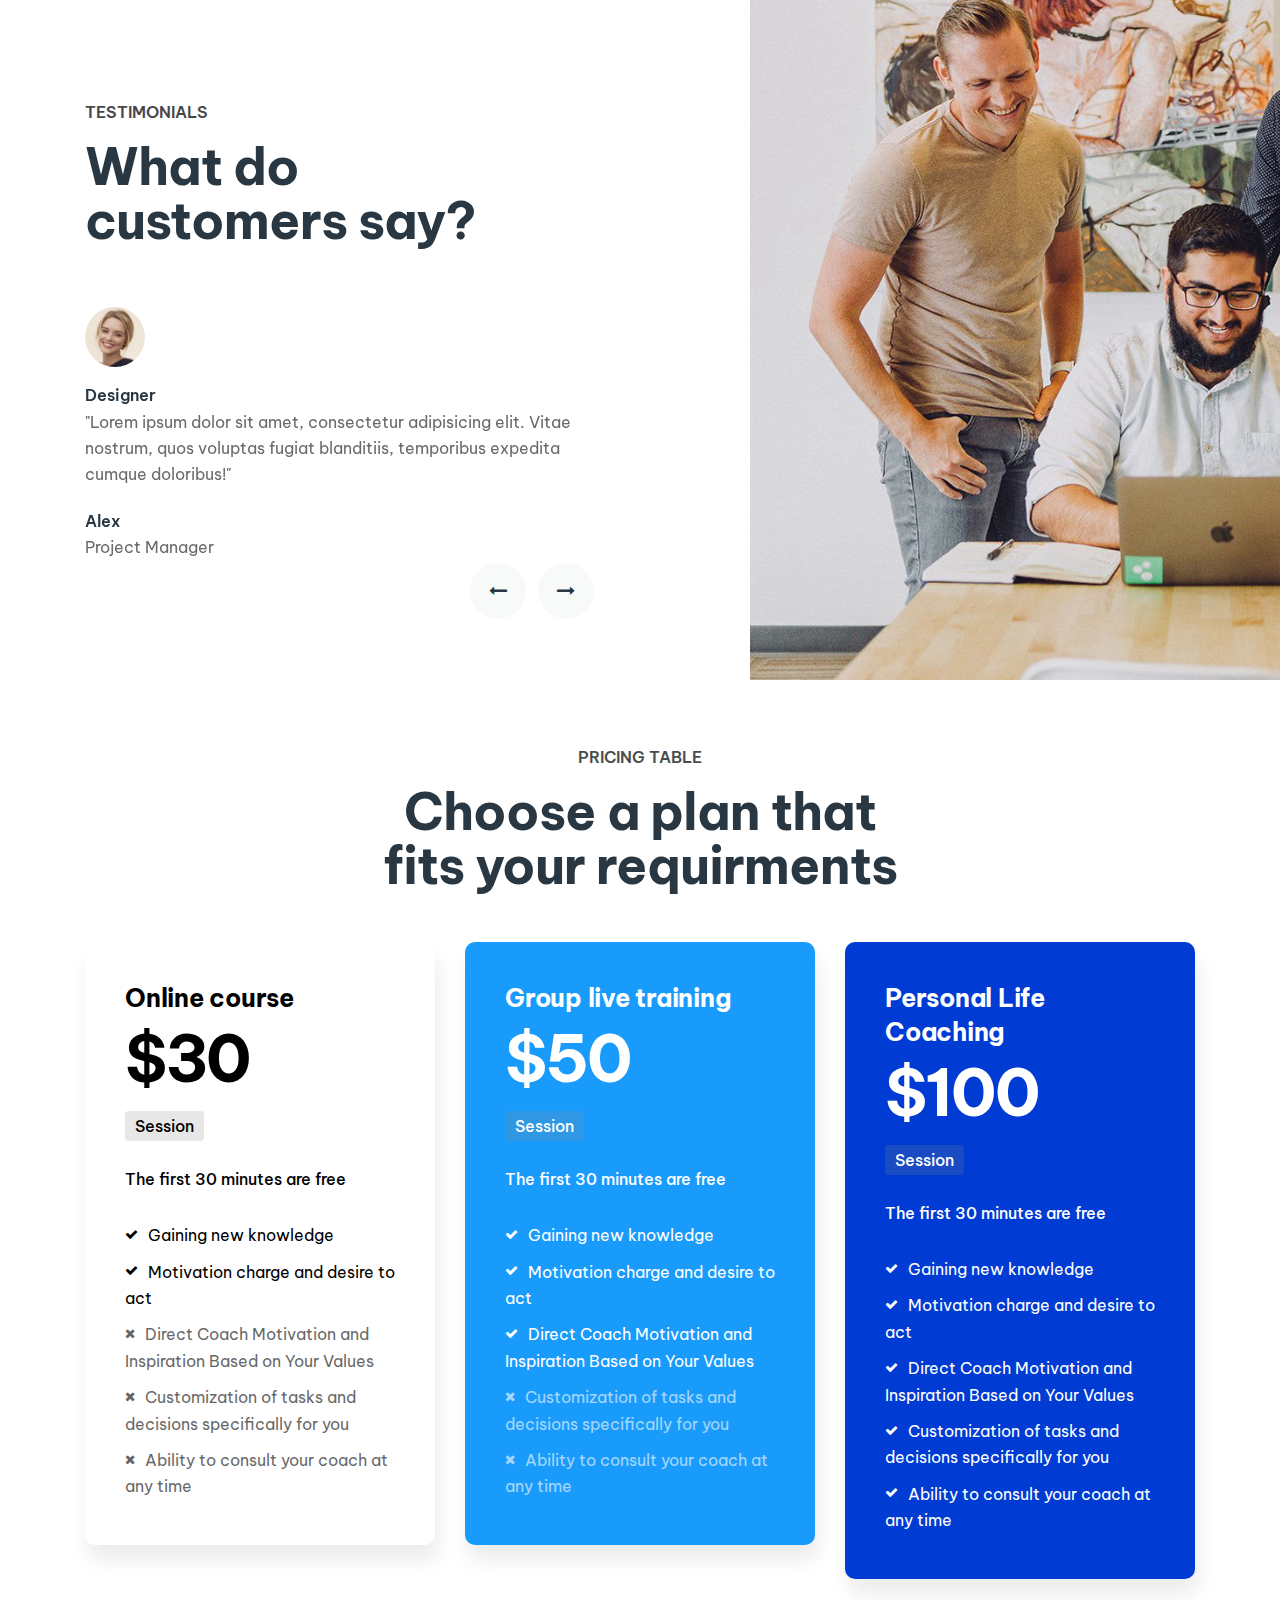
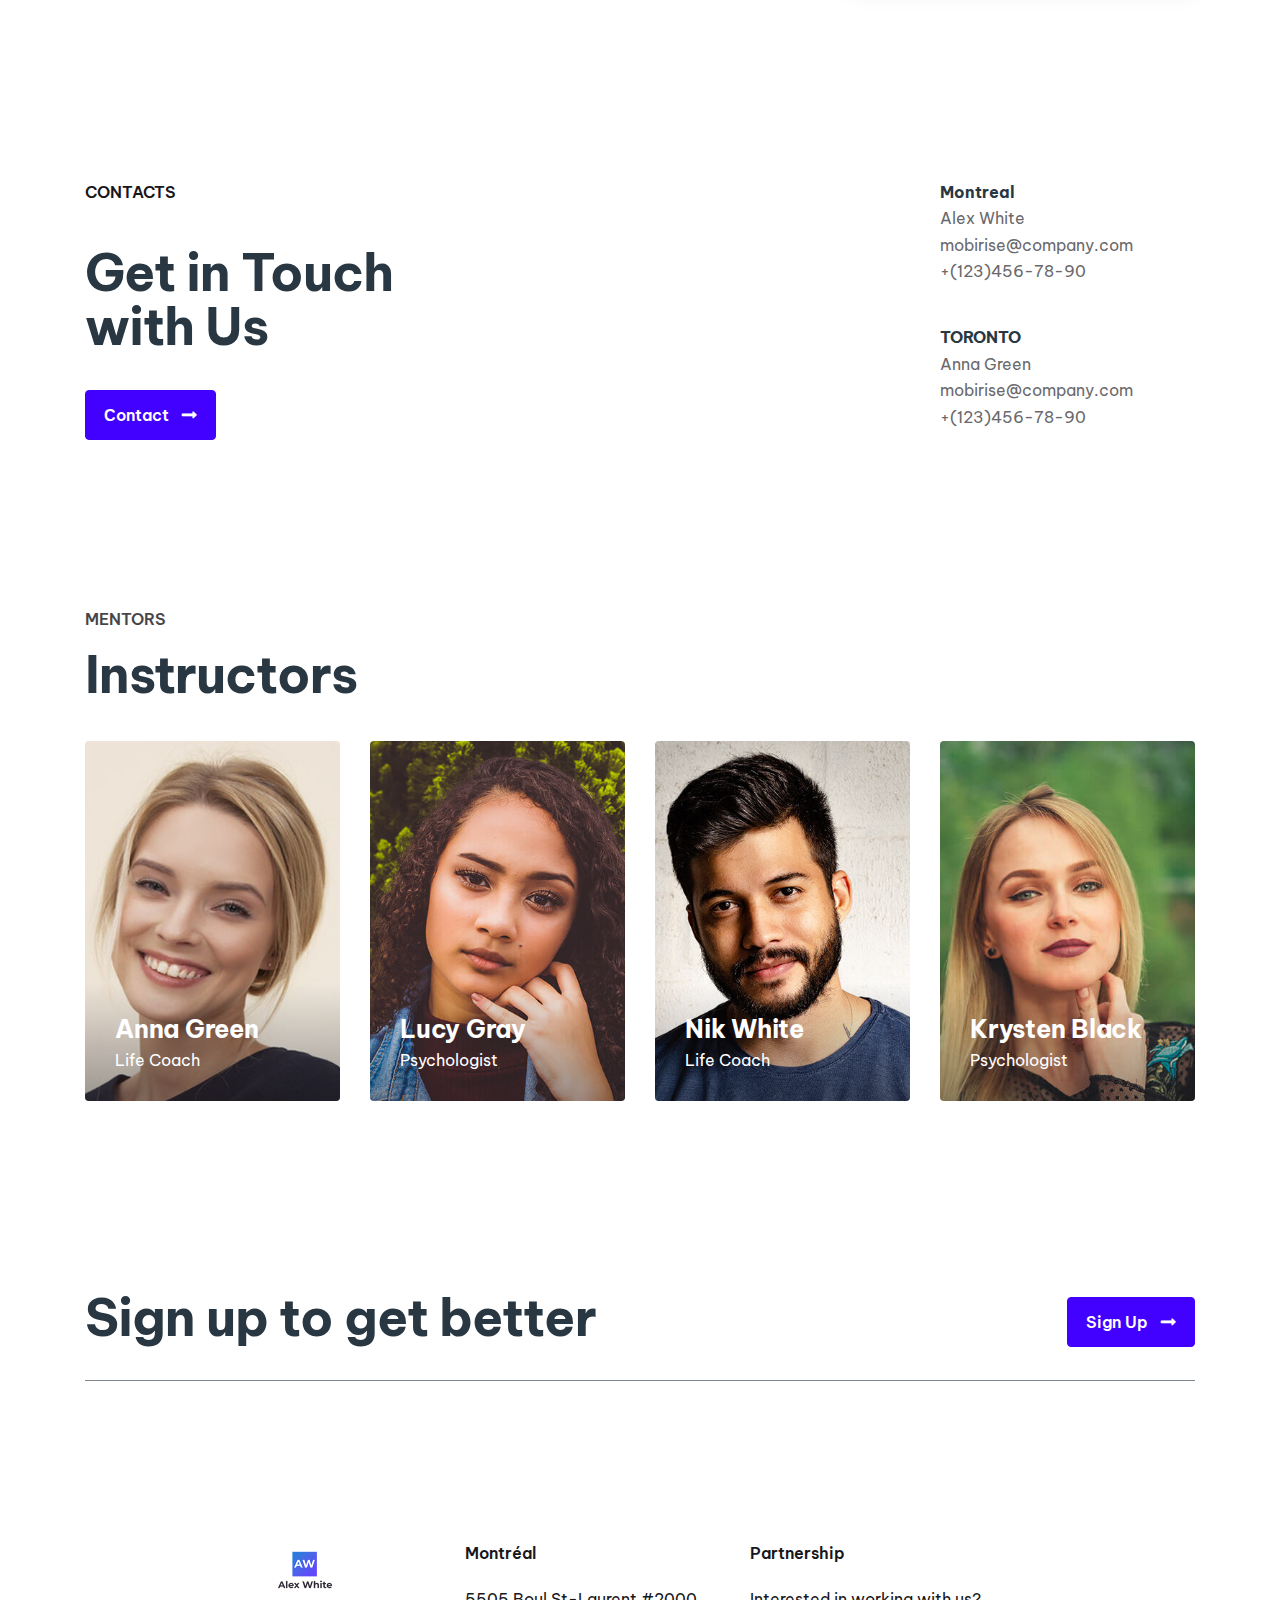
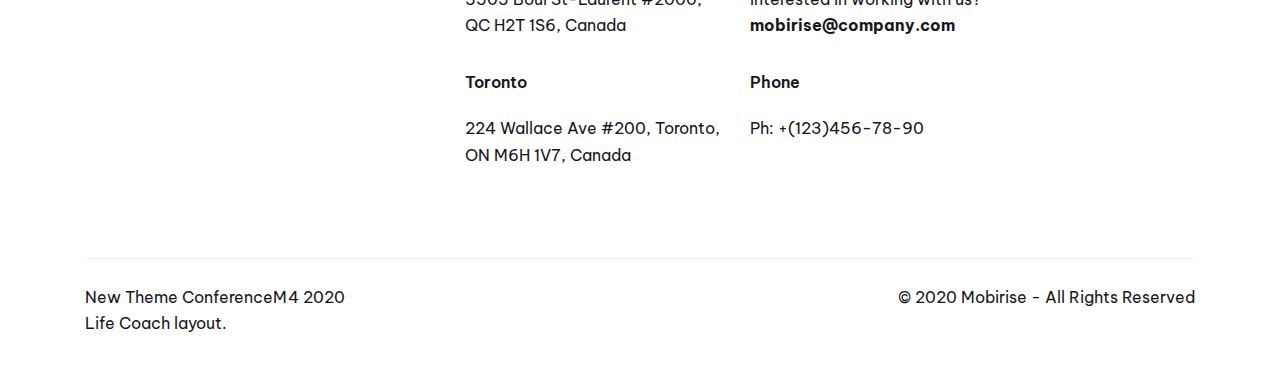
<file: life_coach/index.html>
<!DOCTYPE html>
<html  >
<head>
  <!-- Site made with Mobirise Website Builder v4.11.7, https://mobirise.com -->
  <meta charset="UTF-8">
  <meta http-equiv="X-UA-Compatible" content="IE=edge">
  <meta name="generator" content="Mobirise v4.11.7, mobirise.com">
  <meta name="viewport" content="width=device-width, initial-scale=1, minimum-scale=1">
  <link rel="shortcut icon" href="assets/images/logo-life-coach-96x96.png" type="image/x-icon">
  <meta name="description" content="New ConferenceM4 Theme HTML Template - Download Now!">
  
  <title>ConferenceM4 Theme Life Coach Demo</title>
  <link rel="stylesheet" href="assets/font-awesome/css/font-awesome.css">
  <link rel="stylesheet" href="assets/web/assets/mobirise-icons/mobirise-icons.css">
  <link rel="stylesheet" href="assets/tether/tether.min.css">
  <link rel="stylesheet" href="assets/bootstrap/css/bootstrap.min.css">
  <link rel="stylesheet" href="assets/bootstrap/css/bootstrap-grid.min.css">
  <link rel="stylesheet" href="assets/bootstrap/css/bootstrap-reboot.min.css">
  <link rel="stylesheet" href="assets/dropdown/css/style.css">
  <link rel="stylesheet" href="assets/as-pie-progress/css/progress.min.css">
  <link rel="stylesheet" href="assets/theme/css/style.css">
  <link rel="stylesheet" href="assets/recaptcha.css">
  <link rel="preload" as="style" href="assets/mobirise/css/mbr-additional.css"><link rel="stylesheet" href="assets/mobirise/css/mbr-additional.css" type="text/css">
  
  
  
</head>
<body>
  <section class="menu1 cid-rRN6gSwwEm" once="menu" id="menu1-0">

    
    

    <nav class="navbar navbar-dropdown navbar-expand-lg navbar-fixed-top">
                      <div class="container">
        <div class="navbar-brand">
            <div class="col-lg-auto">
            <span class="navbar-logo">
                <a href="../index.html">
                    <img src="assets/images/logo-life-coach-96x96.png" alt="Mobirise" title="" style="height: 4.5rem;">
                </a>
            </span>
            
        </div>
    </div>
        <button class="navbar-toggler" type="button" data-toggle="collapse" data-target="#navbarSupportedContent" aria-controls="navbarNavAltMarkup" aria-expanded="false" aria-label="Toggle navigation">
            <div class="hamburger">
                <span></span>
                <span></span>
                <span></span>
                <span></span>
            </div>
        </button>
      <div class="collapse navbar-collapse" id="navbarSupportedContent">
            <ul class="navbar-nav nav-dropdown" data-app-modern-menu="true"><li class="nav-item dropdown">
                    <a class="nav-link link text-black display-4" href="../index.html">
                        Home</a>
                </li>
                <li class="nav-item">
                    <a class="nav-link link text-black display-4" href="https://mobirise.com">
                        Life Couch</a>
                </li>
                <li class="nav-item">
                    <a class="nav-link link text-black display-4" href="https://mobirise.com">
                         Business Coaching
                    </a>
                </li><li class="nav-item"><a class="nav-link link text-black display-4" href="https://mobirise.com">
                        Team coaching
                    </a></li></ul>
           <div class="navbar-buttons mbr-section-btn"><a class="btn btn-sm btn-secondary display-4" href="index.html#contact1-f">
                    Contact Us
                </a></div>
      </div>
    </div></nav>
</section>

<section class="header3 counters cid-rRN6i4g5Gx" id="header3-1">
    

    <div class="container">
        <div class="row justify-content-center align-items-center">
            <div class="col-lg-5 title__block">
                  <div class="mbr-figure">
                        <div class="mbr-media show-modal align-center" data-modal=".modalWindow">
                            <div class="anim">
                             <span class="mbr-iconfont fa-play fa"></span>
                                </div>
                            </div>
                                <p class="popup__text mbr-bold mbr-fonts-style display-4">Play Promo</p>

                    <div class="modalWindow" style="display: none;">
                        <div class="modalWindow-container">
                            <div class="modalWindow-video-container">
                                <div class="modalWindow-video">
                                    <iframe width="100%" height="100%" frameborder="0" allowfullscreen="1" data-src="https://www.youtube.com/watch?v=36YgDDJ7XSc"></iframe>
                                </div>
                                <a class="close" role="button" data-dismiss="modal">
                                    <span aria-hidden="true" class="mbri-close mbr-iconfont closeModal"></span>
                                    <span class="sr-only">Close</span>
                                </a>
                            </div>
                        </div>
                    </div>
                </div>
                
                
                <h1 class="mbr-section-title mbr-bold mbr-fonts-style display-2">Life Coach with Alex White</h1>
                <p class="mbr-text mbr-fonts-style display-4">Lorem ipsum dolor sit amet, consectetur adipisicing elit. Temporibus quos harum nulla nesciunt aspernatur, magni quia praesentium id velit, autem labore amet ipsa et beatae sit error neque tempora voluptates.</p>
               
            
            </div>
            
            <div class="col-lg-1 d-none d-lg-block"></div>
            <div class="col-lg-6 image d-flex justify-content-start">
                <img src="assets/images/life-coach-1200x800.jpg" alt="" title="">
                <div class="widget text-white">
                    <div class="row">
                    <div class="widget__item1 push__left col-lg-4 col-md-3 col-6 ">
                         <span class="mbr-iconfont fa-crosshairs fa" style="font-size: 39px;"></span>
                        <span class="widget__count mbr-bold mbr-fonts-style count display-5">10</span>
                        <p class="widget__text mbr-semibold mbr-fonts-style display-4">personal goals <br>for my program</p>
                    </div>
                    <div class="widget__item2 push__left col-lg-4 col-md-3 col-6 ">
                         <span class="mbr-iconfont fa-thumbs-o-up fa" style="font-size: 39px;"></span>
                        <span class="widget__count mbr-bold mbr-fonts-style count display-5">13</span>
                        <p class="widget__text mbr-semibold mbr-fonts-style display-4">years of work experience</p>
                    </div>
                    
                    </div>
                </div>
            </div>
        </div>
    </div>
</section>

<section class="callToAction2 cid-rRNlkY4IDf" id="callToAction2-d">

    

    

    <div class="container">
        <div class="row">
            <div class="content__block col-md-7">
                        
                        <h2 class="mbr-section-title mbr-bold mbr-fonts-style display-2">Sign up to get better</h2>
            </div>
                    <div class="col-md-5">
                     <div class="mbr-section-btn align-right"><a class="btn btn-primary display-4" href="#">Sign Up<span class="fa-long-arrow-right fa mbr-iconfont mbr-iconfont-btn"></span></a></div>
                    </div>
             <div class="divider"></div>
            <div class="col-md-7">
            
            </div>
        </div>
    </div>
</section>

<section class="features5 cid-rRN6mVyGN6" id="features5-2">

    

    

    <div class="container">
        <div class="row">
            <div class="col-lg-4 text-white">
                <h3 class="mbr-section-subtitle mbr-semibold mbr-fonts-style display-4">OPPORTUNITIES</h3>
                <h2 class="mbr-section-title mbr-bold mbr-fonts-style display-5">How often do you decide to change your life?</h2>
                 <p class="mbr-text mbr-fonts-style display-4">Lorem ipsum dolor sit amet,<strong>consectetur adipisicing</strong><br>elit. Quaerat magnam eaque, quam vel debitis dignissimos. </p>
                
            </div>
            <div class="col-lg-1 d-none d-lg-block border__left"></div>
            <div class="col-lg-7 icons__block text-white">    
                <div class="row">
                
            <div class="col-sm-4 bot col-md-4">
                    <div class="icons">
                    <div class="border__radius">
                        <span class="mbr-iconfont fa-group fa" style="font-size: 36px;"></span>
                    </div>
                        </div>
                    <div class="bot__content">
                        <p class="bot__title mbr-semibold mbr-fonts-style display-4">Improve social status</p>
                        <p class="bot__text mbr-fonts-style display-4">Improve your environment </p>
                    </div>
                </div><div class="col-sm-4 bot col-md-4">
                    <div class="icons">
                    <div class="border__radius">
                        <span class="mbr-iconfont fa-handshake-o fa" style="font-size: 36px;"></span>
                    </div>
                    </div>
                    <div class="bot__content">
                        <p class="bot__title mbr-semibold mbr-fonts-style display-4">To achieve respect of others</p>
                        <p class="bot__text mbr-fonts-style display-4">Utiol ad voluptas quae dicta</p>
                    </div>
                </div><div class="col-sm-4 bot col-md-4">
                    <div class="icons">
                    <div class="border__radius">
                        <span class="mbr-iconfont fa-refresh fa" style="font-size: 36px;"></span>
                    </div>
                    </div>
                    <div class="bot__content">
                        <p class="bot__title mbr-semibold mbr-fonts-style display-4">Take care of your health</p>
                        <p class="bot__text mbr-fonts-style display-4">Placeat at mollitia saepe incidunt</p>
                    </div>
                </div><div class="col-sm-4 bot col-md-4">
                    <div class="icons">
                    <div class="border__radius">
                        <span class="mbr-iconfont fa-file-text fa" style="font-size: 36px;"></span>
                    </div>
                    </div>
                    <div class="bot__content">
                        <p class="bot__title mbr-semibold mbr-fonts-style display-4">A detailed plan of goals in your life</p>
                        <p class="bot__text mbr-fonts-style display-4">Consectetur aspernatur neque</p>
                    </div>
                </div><div class="col-sm-4 bot col-md-4">
                    <div class="icons">
                    <div class="border__radius">
                        <span class="mbr-iconfont fa-money fa" style="font-size: 36px;"></span>
                    </div>
                    </div>
                    <div class="bot__content">
                        <p class="bot__title mbr-semibold mbr-fonts-style display-4">Earn more money with minimal time</p>
                        <p class="bot__text mbr-fonts-style display-4">Dolorum nulla suscipit sunt</p>
                    </div>
                </div><div class="col-sm-4 bot col-md-4">
                    <div class="icons">
                    <div class="border__radius">
                        <span class="mbr-iconfont fa-rocket fa" style="font-size: 36px;"></span>
                    </div>
                    </div>
                    <div class="bot__content">
                        <p class="bot__title mbr-semibold mbr-fonts-style display-4">Raise social status</p>
                        <p class="bot__text mbr-fonts-style display-4">Facere laboriosam exercitationem</p>
                    </div>
                </div></div>
            </div>
            </div>
    </div>
</section>

<section class="content6 cid-rRN6AT2slz" id="content6-3">
    
    

    

    <div class="container">
        <div class="row align-items-center">
            <div class="col-lg-7 col-md-9">
                <div class="image">
                    <img src="assets/images/life-coach1-1200x800.jpg" alt="" title="">
                </div>
            </div>
            <div class="col-lg-1 d-none d-lg-block"></div>
            <div class="col-lg-4">
                <h3 class="mbr-section-subtitle mbr-semibold mbr-fonts-style display-4">PROGRESS</h3>
                <h2 class="mbr-section-title mbr-bold mbr-fonts-style display-2">Program effectiveness</h2>
                <p class="mbr-text mbr-fonts-style display-4">Lorem ipsum dolor sit amet, consectetur adipisicing elit. Neque distinctio<strong> sint modi asperiores </strong>placeat quam ab, labore ea, repudiandae maiores, voluptas aliquid eveniet?<br></p>
                
            <div class="card__block">
                <div class="wrap">
                    <div class="pie_progress progress1" role="progressbar" data-goal="94">
                        <p class="pie_progress__number mbr-bold mbr-fonts-style display-7">94%</p>
                    </div>
                </div> 
                <h4 class="card-title mbr-semibold mbr-fonts-style display-4">OF SUCCESS</h4>     
            </div>
        </div>
    </div>

    </div>
</section>

<section class="callToAction2 cid-rRN6GpGJUi" id="callToAction2-6">

    

    

    <div class="container">
        <div class="row">
            <div class="content__block col-md-7">
                        
                        <h2 class="mbr-section-title mbr-bold mbr-fonts-style display-2">Sign up to get better</h2>
            </div>
                    <div class="col-md-5">
                     <div class="mbr-section-btn align-right"><a class="btn btn-primary display-4" href="#">Sign Up<span class="fa-long-arrow-right fa mbr-iconfont mbr-iconfont-btn"></span></a></div>
                    </div>
             <div class="divider"></div>
            <div class="col-md-7">
            
            </div>
        </div>
    </div>
</section>

<section class="content2 cid-rRN6EiXnPa" id="content2-5">

    

    

    <div class="container">
        <div class="row justify-content-center align-items-center">
            <div class="col-lg-5 col-sm-7">
                <div class="image">
                    <img src="assets/images/life-coach4-800x1200.jpg" alt="" title="">
                </div>
            </div>
            <div class="col-lg-1 d-none d-lg-block"></div>
            <div class="col-lg-6 content__block">
                 <h3 class="mbr-section-subtitle mbr-semibold mbr-fonts-style display-4">WE OFFER</h3>
                <h2 class="mbr-section-title mbr-bold mbr-fonts-style display-2">What happens in a coach session?</h2>
                <p class="mbr-text mbr-fonts-style display-4">Lorem ipsum dolor sit amet, consectetur adipisicing elit. Maiores facere, temporibus quo dolores quisquam corporis vero et placeat eos voluptate adipisci eveniet reprehenderit deleniti dicta, ea commodi ipsa, labore, obcaecati impedit! Quae, pariatur natus eligendi blanditiis maiores harum obcaecati consectetur cum labore, quaerat soluta exercitationem, non necessitatibus, quis alias quod iure quisquam. Sapiente enim, natus quidem odit dolorem, obcaecati nulla. Modi culpa molestiae molestias debitis repellat quod nemo ipsam, voluptates repudiandae doloribus, vel placeat possimus facilis numquam nostrum adipisci quaerat officiis in officia? Cumque eaque deleniti eos, dicta repellendus, iure fuga incidunt, sunt consequatur distinctio ad facere itaque error aut!</p>
                
            
            </div>
        </div>
    </div>
</section>

<section class="counters3 counters cid-rRNumdZLFn" id="counters3-h">
    

    

    <div class="container">
        <div class="row">
            
            
        <div class="wrap col-lg-4 col-md-6">
                <div class="title__block">
                    <div class="counts__block">
                        <span class="mbr-iconfont fa-tag fa" style="font-size: 42px;"></span>
                        <p class="mbr-bold mbr-fonts-style count display-5">13</p>
                    </div>
                    <p class="item__text mbr-semibold mbr-fonts-style display-4">Life coaching</p>
                </div>
                    <p class="mbr-text mbr-fonts-style display-4">Lorem ipsum dolor sit amet, consectetur adipisicing elit. Deleniti harum voluptatem laborum iste <strong>fuga ratione</strong> vero sint.</p>
            </div><div class="wrap col-lg-4 col-md-6">
                <div class="title__block">
                    <div class="counts__block">
                        <span class="mbr-iconfont fa-pencil fa" style="font-size: 42px;"></span>
                        <p class="mbr-bold mbr-fonts-style count display-5">8</p>
                    </div>
                    <p class="item__text mbr-semibold mbr-fonts-style display-4">Family coaching</p>
                </div>
                    <p class="mbr-text mbr-fonts-style display-4">Lorem ipsum dolor sit amet, consectetur adipisicing elit. Deleniti <strong>harum voluptatem</strong> laborum iste fuga ratione vero sint.</p>
            </div><div class="wrap col-lg-4 col-md-6">
                <div class="title__block">
                    <div class="counts__block">
                        <span class="mbr-iconfont fa-bookmark fa" style="font-size: 42px;"></span>
                        <p class="mbr-bold mbr-fonts-style count display-5">7</p>
                    </div>
                    <p class="item__text mbr-semibold mbr-fonts-style display-4">Executive Coaching</p>
                </div>
                    <p class="mbr-text mbr-fonts-style display-4">Lorem ipsum dolor sit amet, consectetur <strong>adipisicing elit</strong>. Deleniti harum voluptatem laborum iste fuga ratione vero sint.</p>
            </div><div class="wrap col-lg-4 col-md-6">
                <div class="title__block">
                    <div class="counts__block">
                        <span class="mbr-iconfont fa-book fa" style="font-size: 42px;"></span>
                        <p class="mbr-bold mbr-fonts-style count display-5">11</p>
                    </div>
                    <p class="item__text mbr-semibold mbr-fonts-style display-4">Business Coaching</p>
                </div>
                    <p class="mbr-text mbr-fonts-style display-4">Lorem ipsum dolor sit amet, consectetur <strong>adipisicing elit</strong>. Deleniti harum voluptatem laborum iste fuga ratione vero sint.</p>
            </div><div class="wrap col-lg-4 col-md-6">
                <div class="title__block">
                    <div class="counts__block">
                        <span class="mbr-iconfont fa-check fa" style="font-size: 42px;"></span>
                        <p class="mbr-bold mbr-fonts-style count display-5">11</p>
                    </div>
                    <p class="item__text mbr-semibold mbr-fonts-style display-4">Team coaching</p>
                </div>
                    <p class="mbr-text mbr-fonts-style display-4">Lorem ipsum dolor sit amet, consectetur <strong>adipisicing elit</strong>. Deleniti harum voluptatem laborum iste fuga ratione vero sint.</p>
            </div><div class="wrap col-lg-4 col-md-6">
                <div class="title__block">
                    <div class="counts__block">
                        <span class="mbr-iconfont fa-check-square-o fa" style="font-size: 42px;"></span>
                        <p class="mbr-bold mbr-fonts-style count display-5">11</p>
                    </div>
                    <p class="item__text mbr-semibold mbr-fonts-style display-4">Corporate coaching</p>
                </div>
                    <p class="mbr-text mbr-fonts-style display-4">Lorem ipsum dolor sit amet, consectetur <strong>adipisicing elit</strong>. Deleniti harum voluptatem laborum iste fuga ratione vero sint.</p>
            </div></div>
    </div>
</section>

<section class="callToAction2 cid-rRNmMeTXyB" id="callToAction2-g">

    

    

    <div class="container">
        <div class="row">
            <div class="content__block col-md-7">
                        
                        <h2 class="mbr-section-title mbr-bold mbr-fonts-style display-2">Sign up to get better</h2>
            </div>
                    <div class="col-md-5">
                     <div class="mbr-section-btn align-right"><a class="btn btn-primary display-4" href="#">Sign Up<span class="fa-long-arrow-right fa mbr-iconfont mbr-iconfont-btn"></span></a></div>
                    </div>
             <div class="divider"></div>
            <div class="col-md-7">
            
            </div>
        </div>
    </div>
</section>

<section class="content3 cid-rRN6DBNHYu" id="content3-4">
    

    

    <div class="container">
        <div class="row justify-content-center align-items-center">
            <div class="content__block wrap col-lg-7">
                <div class="image">
                    <img src="assets/images/life-coach2-1200x800.jpg" alt="" title="">
                </div>
                        <div class="mbr-media show-modal align-center" data-modal=".modalWindow">
                            <div class="anim">
                             <span class="mbr-iconfont fa-play fa"></span>
                                </div>
                            </div>
                    <div class="modalWindow" style="display: none;">
                        <div class="modalWindow-container">
                            <div class="modalWindow-video-container">
                                <div class="modalWindow-video">
                                    <iframe width="100%" height="100%" frameborder="0" allowfullscreen="1" data-src="https://www.youtube.com/watch?v=36YgDDJ7XSc"></iframe>
                                </div>
                                <a class="close" role="button" data-dismiss="modal">
                                    <span aria-hidden="true" class="mbri-close mbr-iconfont closeModal"></span>
                                    <span class="sr-only">Close</span>
                                </a>
                            </div>
                        </div>
                    </div>
                
            </div>
            
            <div class="col-lg-5 title__block">
                <h3 class="mbr-section-subtitle mbr-semibold mbr-fonts-style display-4">REVIEW</h3>
                <h2 class="mbr-section-title mbr-bold mbr-fonts-style display-2">Video review on coaching</h2>
                 <p class="mbr-text mbr-fonts-style display-4">Lorem ipsum dolor sit amet, consectetur adipisicing elit. Expedita laudantium esse iusto est impedit deserunt ratione aut vel temporibus rem, fuga sunt, commodi numquam laborum. Facere dignissimos recusandae, tempore natus.</p>
                 
            </div>
            
        </div>
    </div>
</section>

<section class="testimonials2 carousel slide testimonials-slider cid-rRN6U2ft1p" data-interval="false" id="testimonials2-9">
    
    

    <div class="container">
        <div class="row align-items-center">
            <div class="col-lg-6 wrap">
                <h3 class="mbr-section-subtitle mbr-semibold mbr-fonts-style display-4">TESTIMONIALS</h3>
                <h2 class="mbr-fonts-style mbr-bold mbr-section-title display-2">What do <br>customers say?</h2>
                <div class="carousel slide" role="listbox" data-pause="true" data-keyboard="false" data-ride="false" data-interval="false">
                    <div class="carousel-inner ">
                        
                        
                    <div class="carousel-item text-left">
                            <div class="user ">
                                <div class="user_image">
                                    <img src="assets/images/face1.jpg" alt="" title="">
                                </div>
                                <div class="user_text">
                                <div class="user_desk mbr-semibold mbr-fonts-style display-4">Designer</div>
                                    <p class="mbr-fonts-style display-4">"Lorem ipsum dolor sit amet, consectetur adipisicing elit. Vitae nostrum, quos voluptas fugiat blanditiis, temporibus expedita cumque doloribus!"</p>
                                </div>
                                <div class="author">
                                <div class="user_name mbr-semibold mbr-fonts-style display-4">
                                    Alex
                                </div>
                                <div class="user_prof mbr-fonts-style display-4">
                                    Project Manager
                                </div>
                                    </div>
                            </div>
                        </div><div class="carousel-item text-left">
                            <div class="user">
                                <div class="user_image">
                                    <img src="assets/images/face6.jpg" alt="" title="">
                                </div>
                                <div class="user_text">
                                <div class="user_desk mbr-semibold mbr-fonts-style display-4">Developer</div>
                                    <p class="mbr-fonts-style display-4">"Lorem ipsum dolor sit amet, consectetur adipisicing elit. Vitae nostrum, quos voluptas fugiat blanditiis, temporibus expedita cumque doloribus!"</p>
                                </div>
                                <div class="author">
                                <div class="user_name mbr-semibold mbr-fonts-style display-4">
                                    Linda
                                </div>
                                <div class="user_prof mbr-fonts-style display-4">
                                    Co-founder
                                </div>
                                </div>
                            </div>
                        </div></div>

                    <div class="carousel-controls">
                        <a class="carousel-control-prev" role="button" data-slide="prev">
                          <span aria-hidden="true" class="fa-long-arrow-left fa mbr-iconfont"></span>
                          <span class="sr-only">Previous</span>
                        </a>

                        <a class="carousel-control-next" role="button" data-slide="next">
                          <span aria-hidden="true" class="fa-long-arrow-right fa mbr-iconfont"></span>
                          <span class="sr-only">Next</span>
                        </a>
                    </div>
                </div>
            </div>
            <div class="col-lg-1 d-none d-lg-block"></div>
            <div class="col-lg-5">
                <div class="image">
                    <img src="assets/images/life-coach3-1-1200x800.jpg" alt="" title="">
                    </div>
            </div>
        </div>

    </div>
</section>

<section class="pricing cid-rRN6VJGPYe" id="pricing-b">

    

    

    <div class="container">
        <div class="row">
            <div class="col-lg-12 content__block align-center">
                <h3 class="mbr-section-subtitle mbr-semibold mbr-fonts-style display-4">PRICING TABLE</h3>
                <h2 class="mbr-section-title mbr-bold mbr-fonts-style display-2">Choose a plan that <br>fits your requirments</h2>
            </div> 
        </div>
        <div class="row wrap">
            <div class="col-lg-4 col-md-6">
                <div class="wrap__card item1">
                    <h4 class="card__title mbr-bold mbr-fonts-style display-7">Online course</h4>
                    <h3 class="card__price mbr-bold mbr-fonts-style display-1">$30</h3>
                    <div class="time__block">
                        <p class="card__time mbr-medium mbr-fonts-style display-4">Session</p>
                    </div>
                    <p class="mbr-text mbr-medium mbr-fonts-style display-4">The first 30 minutes are free</p>
                    <div class="price__list_check">
                        <div class="item__list mbr-fonts-style display-4">
                            <p class="item">Gaining new knowledge</p>
                            <p class="item">Motivation charge and desire to act</p>
                        </div>
                    </div>
                    <div class="price__list_close">
                        <div class="item__list mbr-fonts-style display-4">
                            <p class="item">Direct Coach Motivation and Inspiration Based on Your Values</p>
                            <p class="item">Customization of tasks and decisions specifically for you</p><p class="item">Ability to consult your coach at any time</p>
                        </div>
                    </div>
                        
                    
                </div>
                <p class="footnote mbr-light align-center mbr-fonts-style display-4">&nbsp;</p>
            </div>
            
            <div class="col-lg-4 col-md-6">
                <div class="wrap__card item2 text-white">
                    <h4 class="card__title mbr-bold mbr-fonts-style display-7">Group live training</h4>
                    <h3 class="card__price mbr-bold mbr-fonts-style display-1">$50</h3>
                    <div class="time__block">
                        <p class="card__time mbr-medium mbr-fonts-style display-4">Session</p>
                    </div>
                    <p class="mbr-text mbr-medium mbr-fonts-style display-4">The first 30 minutes are free</p>
                    <div class="price__list_check">
                        <div class="item__list mbr-fonts-style display-4">
                            <p class="item">Gaining new knowledge
</p>
                            <p class="item">Motivation charge and desire to act</p><p class="item">Direct Coach Motivation and Inspiration Based on Your Values
</p>
                        </div>
                    </div>
                    <div class="price__list_close">
                        <div class="item__list mbr-fonts-style display-4">
                            <p class="item">Customization of tasks and decisions specifically for you</p><p class="item">Ability to consult your coach at any time</p>
                        </div>
                    </div>
                        
                    
                </div>
                <p class="footnote mbr-light align-center mbr-fonts-style display-4">&nbsp;</p>
            </div>
            
            
            <div class="col-lg-4 col-md-6">
                <div class="wrap__card item3 text-white">
                    <h4 class="card__title mbr-bold mbr-fonts-style display-7">Personal Life Coaching</h4>
                    <h3 class="card__price mbr-bold mbr-fonts-style display-1">$100</h3>
                    <div class="time__block">
                        <p class="card__time mbr-medium mbr-fonts-style display-4">Session</p>
                    </div>
                    <p class="mbr-text mbr-medium mbr-fonts-style display-4">The first 30 minutes are free</p>
                    <div class="price__list_check">
                        <div class="item__list mbr-fonts-style display-4">
                            <p class="item">Gaining new knowledge
</p>
                            <p class="item">Motivation charge and desire to act</p><p class="item">Direct Coach Motivation and Inspiration Based on Your Values</p><p class="item">Customization of tasks and decisions specifically for you</p><p class="item">Ability to consult your coach at any time</p>
                        </div>
                    </div>
                        
                    
                </div>
                <p class="footnote mbr-light align-center mbr-fonts-style display-4">&nbsp;</p>
            </div>
            
        </div>
    </div>
</section>

<section class="contact1 cid-rRNm7zsYKe" id="contact1-f">

    

    

    <div class="container">
        <div class="row">
            <div class="col-lg-4 col-md-5 col-sm-12 title__block">
                <h3 class="mbr-section-subtitle mbr-semibold mbr-fonts-style display-4">CONTACTS</h3>
                <div class="divider"></div>
                <h2 class="mbr-section-title mbr-bold mbr-fonts-style display-2">
Get in Touch<br>with Us</h2>
                
                <div class="mbr-section-btn"><a class="btn btn-primary display-4" href="#">Сontact<span class="fa-long-arrow-right fa mbr-iconfont mbr-iconfont-btn"></span></a></div>
            </div>
            <div class="col-lg-5 col-md-2"></div>
          <div class="col-lg-3 col-md-5 col-sm-12 contact__block">
              
              
            <div class="contact__wrap">
                    <p class="contact__title mbr-bold mbr-fonts-style display-4">Montreal</p>
                    <p class="contact__text mbr-fonts-style display-4">Alex White<br>mobirise@company.com<br>+(123)456-78-90</p>
              </div><div class="contact__wrap">
                    <p class="contact__title mbr-bold mbr-fonts-style display-4">TORONTO</p>
                    <p class="contact__text mbr-fonts-style display-4">Anna Green<br>mobirise@company.com<br>+(123)456-78-90</p>
              </div></div>  
        </div>
            
    </div>
</section>

<section class="team2 cid-rRN6Ven9k4" id="team2-a">

    

    

    <div class="container">
        <div class="row title__wrap">
            <div class="title__block col-sm-12">
                <h3 class="mbr-section-subtitle mbr-semibold mbr-fonts-style display-4">MENTORS</h3>
                <h2 class="mbr-section-title mbr-bold mbr-fonts-style display-2">Instructors</h2>
            </div>
                
            </div>
        
        <div class="row wrap">
            
        <div class="col-lg-3 col-sm-6">
                <div class="image">
                    <img src="assets/images/face1.jpg" alt="" title="">
                    <div class="text__block text-white">
                        <p class="text__title mbr-bold mbr-fonts-style display-7">Anna Green</p>
                        <p class="text__descr mbr-fonts-style display-4">Life Coach</p>
                        <div class="social__wrap">
                            
                            
                        <div class="icons">
                                <div class="border__radius">
                                    <span class="mbr-iconfont mbr-iconfont-social fa-twitter fa" style="font-size: 20px;"></span>
                              </div>
                            </div><div class="icons">
                                <div class="border__radius">
                                <span class="mbr-iconfont mbr-iconfont-social fa-linkedin fa" style="font-size: 20px;"></span>
                              </div>
                            </div></div>
                    </div>
                </div>
            </div><div class="col-lg-3 col-sm-6">
                <div class="image">
                    <img src="assets/images/face5.jpg" alt="" title="">
                    <div class="text__block text-white">
                        <p class="text__title mbr-bold mbr-fonts-style display-7">Lucy Gray</p>
                        <p class="text__descr mbr-fonts-style display-4">Psychologist</p>
                        <div class="social__wrap">
                             
                            
                        <div class="icons">
                                <div class="border__radius">
                                    <span class="mbr-iconfont mbr-iconfont-social fa-twitter fa" style="font-size: 20px;"></span>
                              </div>
                            </div><div class="icons">
                                <div class="border__radius">
                                <span class="mbr-iconfont mbr-iconfont-social fa-linkedin fa" style="font-size: 20px;"></span>
                              </div>
                            </div></div>
                    </div>
                </div>
            </div><div class="col-lg-3 col-sm-6">
                <div class="image">
                    <img src="assets/images/face4.jpg" alt="" title="">
                    <div class="text__block text-white">
                        <p class="text__title mbr-bold mbr-fonts-style display-7">Nik White</p>
                        <p class="text__descr mbr-fonts-style display-4">Life Coach</p>
                        <div class="social__wrap">
                             
                            
                        <div class="icons">
                                <div class="border__radius">
                                    <span class="mbr-iconfont mbr-iconfont-social fa-twitter fa" style="font-size: 20px;"></span>
                              </div>
                            </div><div class="icons">
                                <div class="border__radius">
                                <span class="mbr-iconfont mbr-iconfont-social fa-linkedin fa" style="font-size: 20px;"></span>
                              </div>
                            </div></div>
                    </div>
                </div>
            </div><div class="col-lg-3 col-sm-6">
                <div class="image">
                    <img src="assets/images/face8.jpg" alt="" title="">
                    <div class="text__block text-white">
                        <p class="text__title mbr-bold mbr-fonts-style display-7">Krysten Black</p>
                        <p class="text__descr mbr-fonts-style display-4">Psychologist</p>
                        <div class="social__wrap">
                             
                            
                        <div class="icons">
                                <div class="border__radius">
                                    <span class="mbr-iconfont mbr-iconfont-social fa-twitter fa" style="font-size: 20px;"></span>
                              </div>
                            </div><div class="icons">
                                <div class="border__radius">
                                <span class="mbr-iconfont mbr-iconfont-social fa-linkedin fa" style="font-size: 20px;"></span>
                              </div>
                            </div></div>
                    </div>
                </div>
            </div></div>
    
       
        
    </div>
</section>

<section class="callToAction2 cid-rRNlLM55qh" id="callToAction2-e">

    

    

    <div class="container">
        <div class="row">
            <div class="content__block col-md-7">
                        
                        <h2 class="mbr-section-title mbr-bold mbr-fonts-style display-2">Sign up to get better</h2>
            </div>
                    <div class="col-md-5">
                     <div class="mbr-section-btn align-right"><a class="btn btn-primary display-4" href="#">Sign Up<span class="fa-long-arrow-right fa mbr-iconfont mbr-iconfont-btn"></span></a></div>
                    </div>
             <div class="divider"></div>
            <div class="col-md-7">
            
            </div>
        </div>
    </div>
</section>

<section class="footer1 cid-rRO2jZbHBk" id="footer1-i">

    

    

    <div class="container">
        <div class="row justify-content-center">
            <div class="col-md-6 wrap order-0 col-lg-2">
               
                 <img class="logo__image" src="assets/images/logo-life-coach.jpg-120x120.png" alt="Mobirise" title="">
            </div>
            <div class="col-md-6 wrap col-lg-3">
                <div class="footer__content">
                    <h4 class="mbr-fonts-style mbr-semibold title__adress display-4">Montréal</h4>
                    <p class="work__adress mbr-fonts-style display-4">5505 Boul St-Laurent #2000, <br>QC H2T 1S6, Canada</p>
                </div>
                <div class="footer__content">
                    <h4 class="mbr-fonts-style mbr-semibold title__adress display-4">Toronto</h4>
                    <p class="work__adress mbr-fonts-style display-4">224 Wallace Ave #200, Toronto, <br>ON M6H 1V7, Canada</p>
                </div>
            </div>
            <div class="col-md-6 wrap col-lg-3">
                <div class="footer__content">
                    <h4 class="mbr-fonts-style mbr-semibold title__adress display-4">Partnership</h4>
                    <p class="work__adress mbr-fonts-style display-4">Interested in working with us?<br><strong>mobirise@company.com</strong></p>
                </div>
                <div class="footer__content">
                    <h4 class="mbr-fonts-style mbr-semibold title__adress display-4">Phone</h4>
                    <p class="work__adress mbr-fonts-style display-4">Ph: +(123)456-78-90</p>
                </div>
            </div>
             
            
            
            </div>
            <div class="divider"></div>
            <div class="row align-items-baseline">
                <div class="col-md-6">
                     <p class="privacy mbr-fonts-style align-left display-4">New Theme ConferenceM4 2020<br>Life Coach layout.<br></p>
                </div>
                <div class="col-md-6">
                     <p class="privacy mbr-fonts-style align-right display-4">© 2020 Mobirise - All Rights Reserved</p>
                </div>
            </div>
        </div>
                
</section>


  <script src="assets/web/assets/jquery/jquery.min.js"></script>
  <script src="assets/tether/tether.min.js"></script>
  <script src="assets/popper/popper.min.js"></script>
  <script src="assets/bootstrap/js/bootstrap.min.js"></script>
  <script src="assets/dropdown/js/nav-dropdown.js"></script>
  <script src="assets/dropdown/js/navbar-dropdown.js"></script>
  <script src="assets/touchswipe/jquery.touch-swipe.min.js"></script>
  <script src="assets/viewportchecker/jquery.viewportchecker.js"></script>
  <script src="assets/smoothscroll/smooth-scroll.js"></script>
  <script src="assets/playervimeo/vimeo_player.js"></script>
  <script src="assets/as-pie-progress/jquery-as-pie-progress.min.js"></script>
  <script src="assets/bootstrapcarouselswipe/bootstrap-carousel-swipe.js"></script>
  <script src="assets/mbr-testimonials-slider/mbr-testimonials-slider.js"></script>
  <script src="assets/theme/js/script.js"></script>
  
  
</body>
</html>
</file>
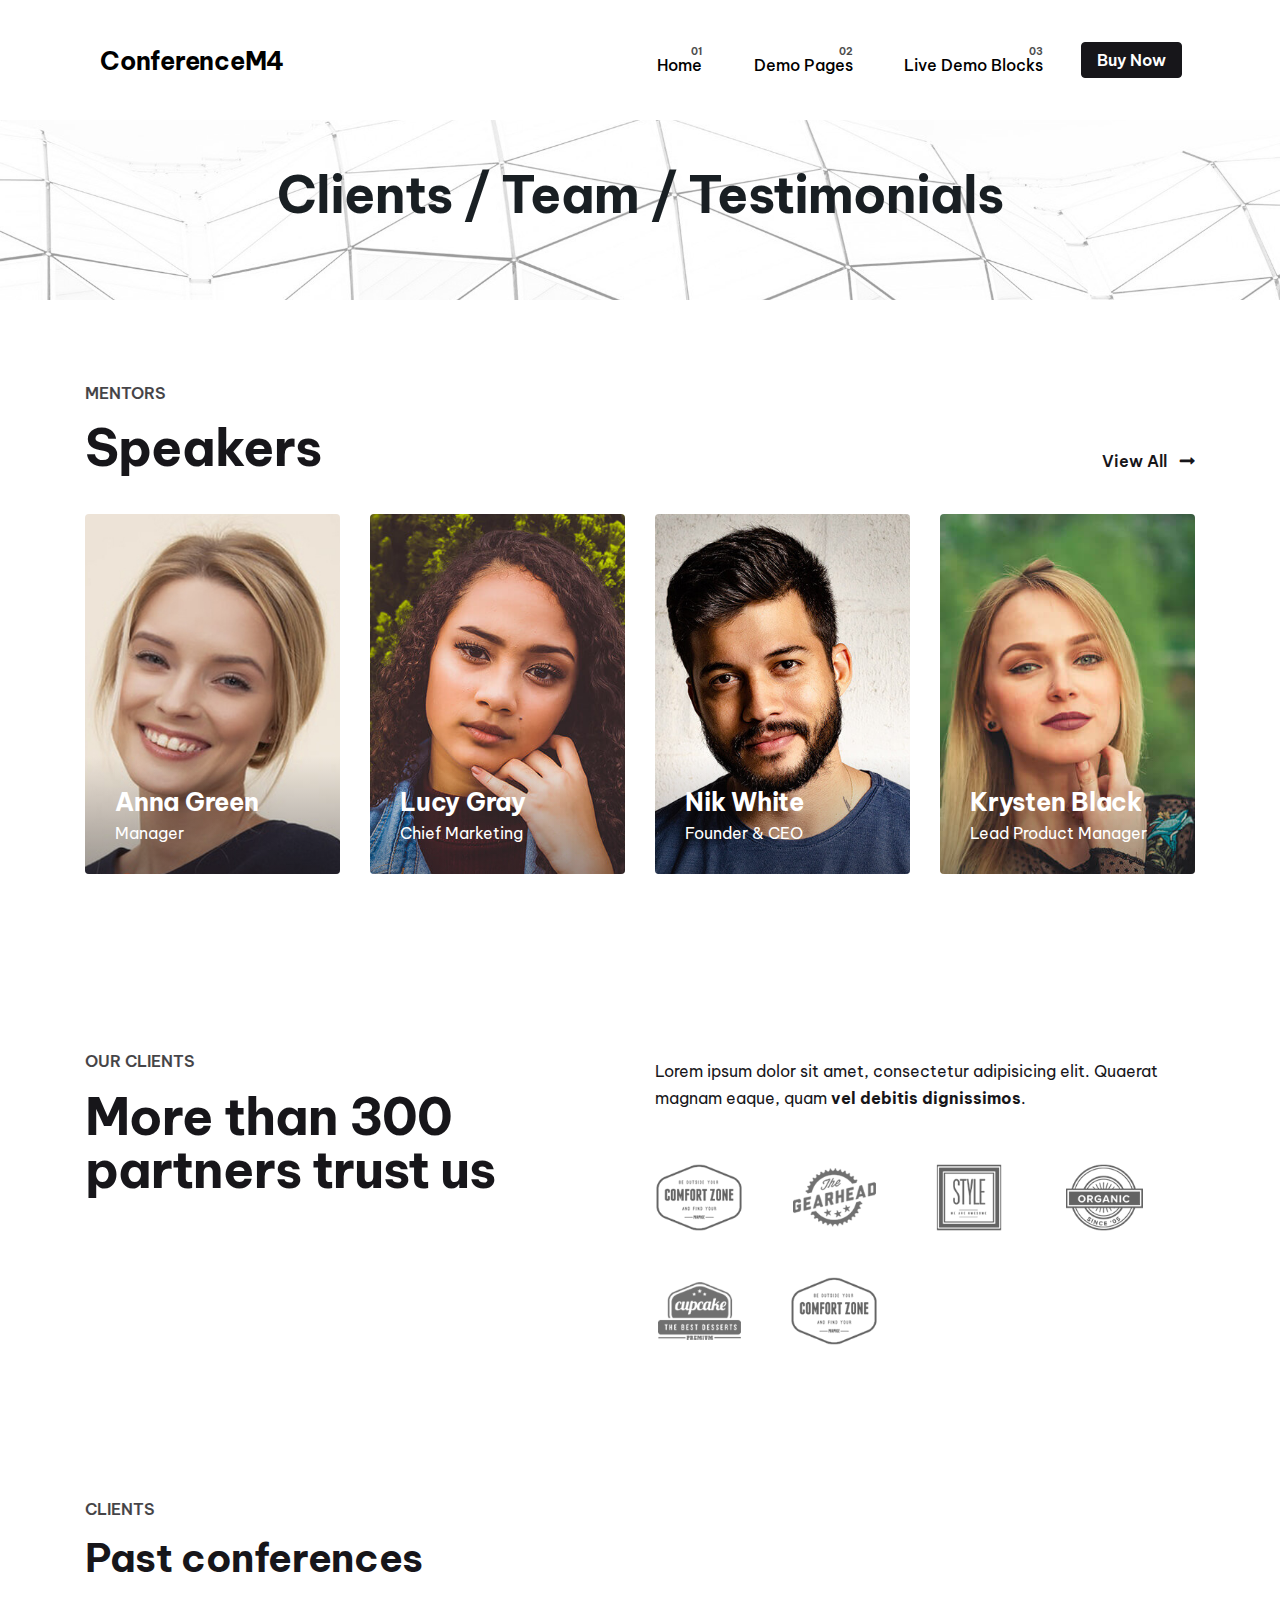
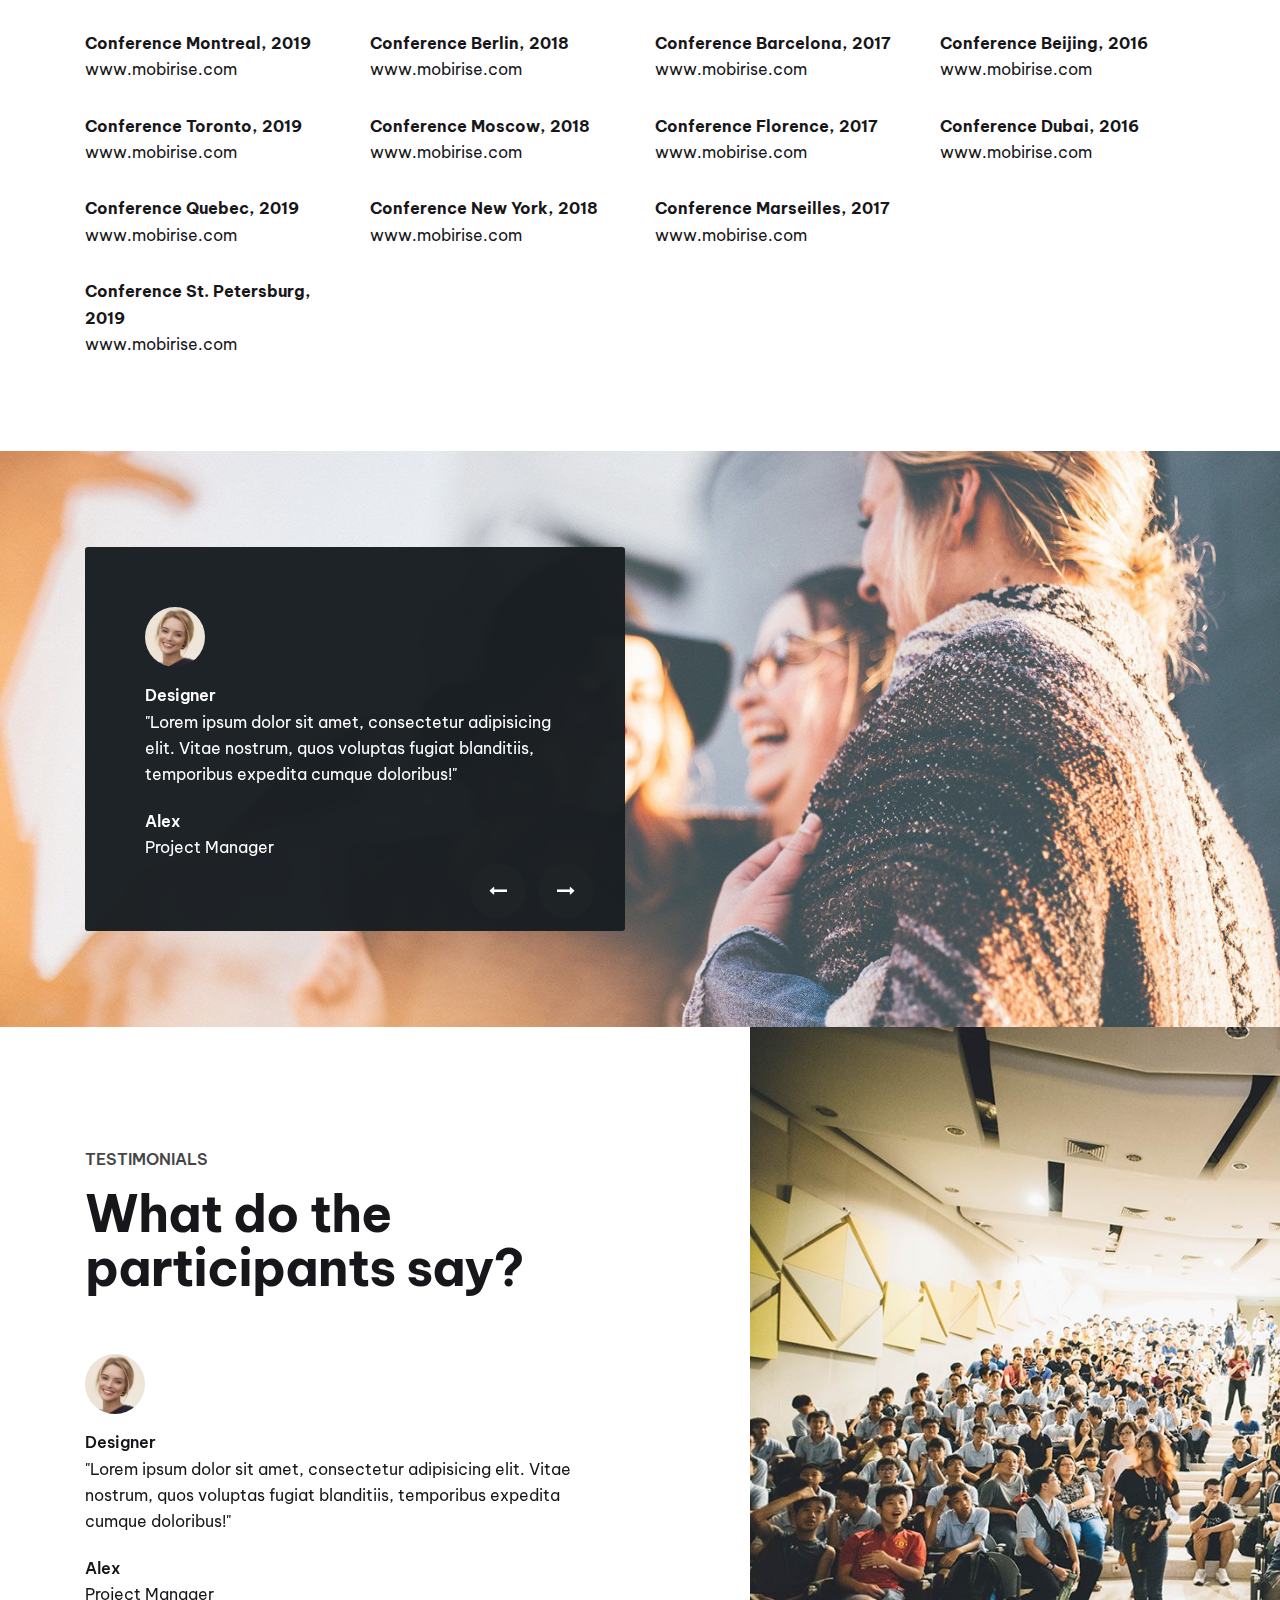
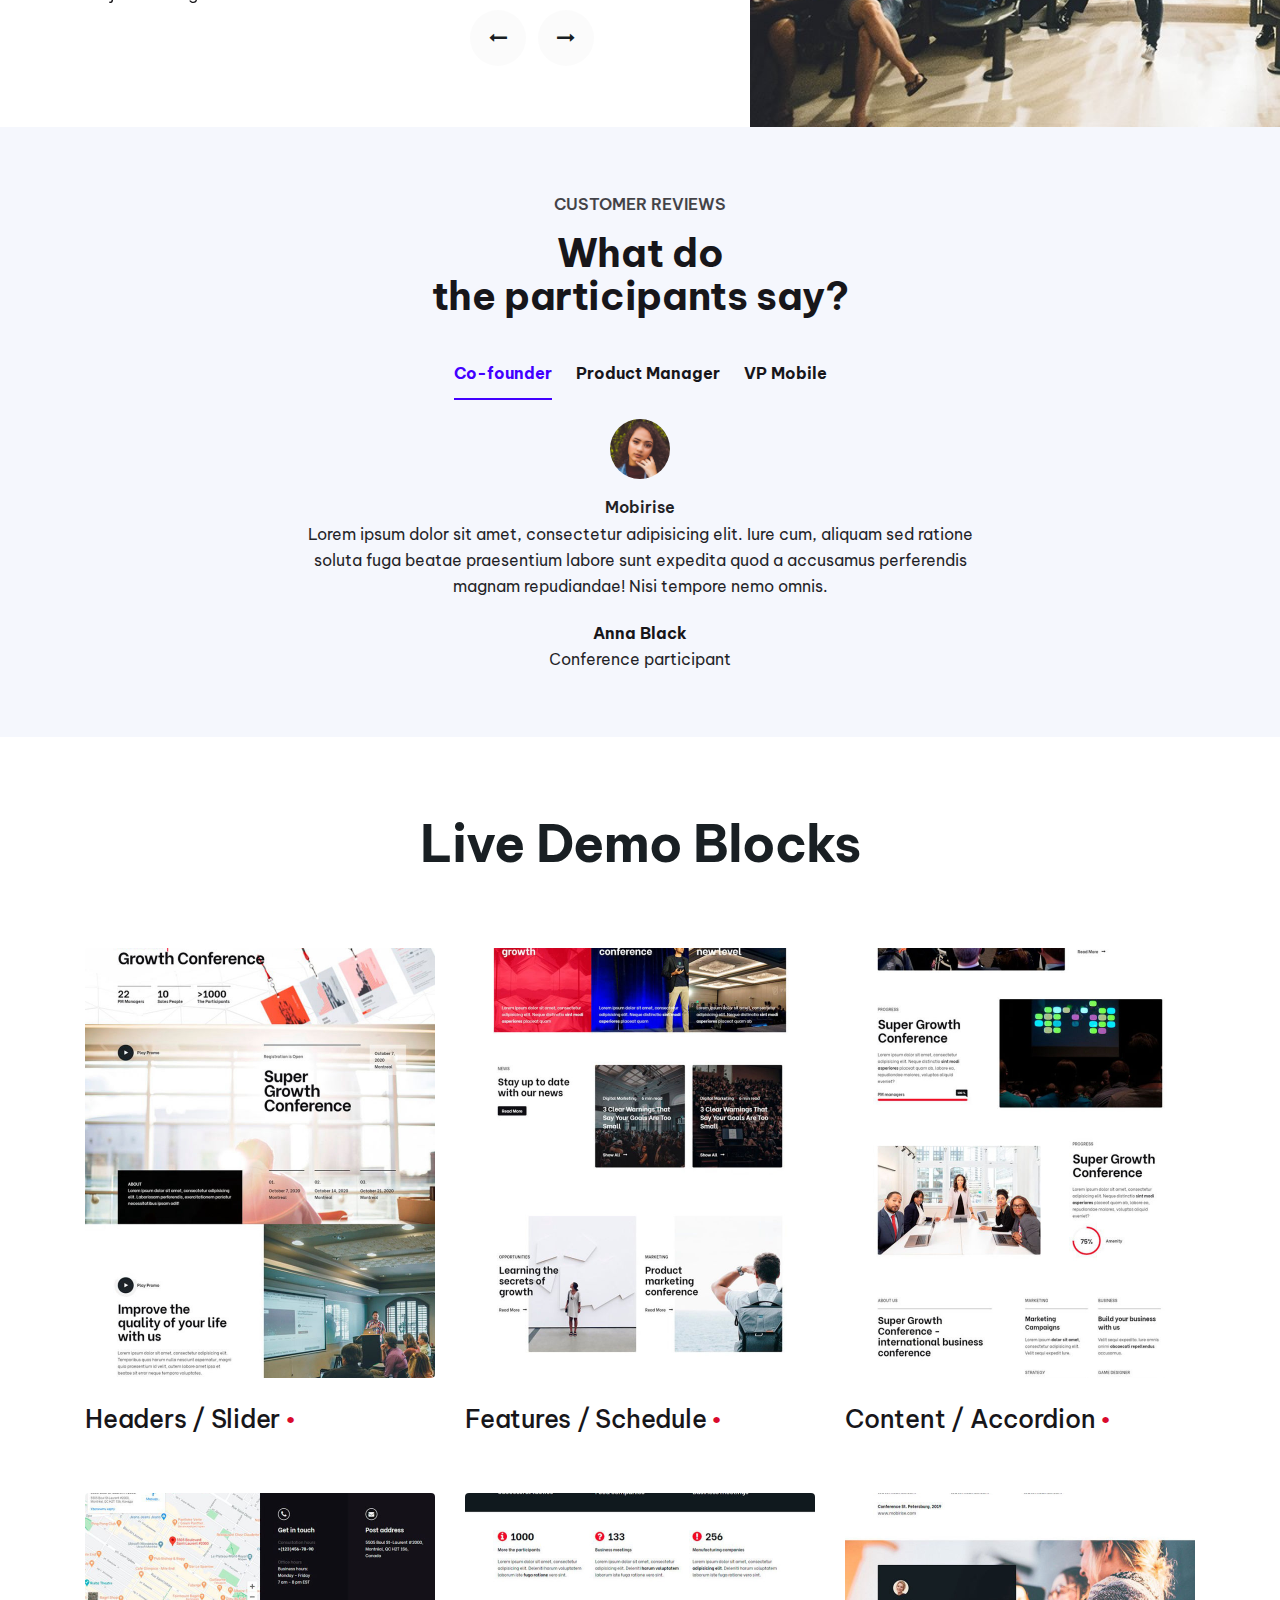
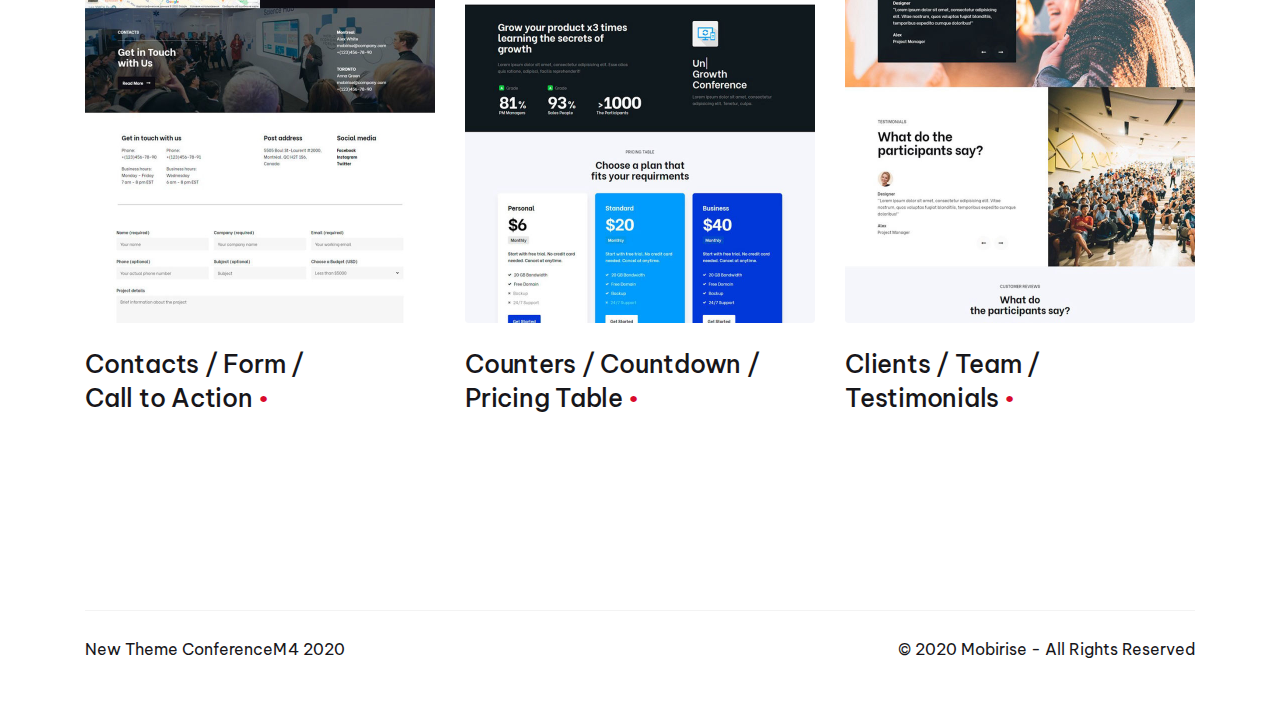
<file: clients.html>
<!DOCTYPE html>
<html  >
<head>
  <!-- Site made with Mobirise Website Builder v4.11.7, https://mobirise.com -->
  <meta charset="UTF-8">
  <meta http-equiv="X-UA-Compatible" content="IE=edge">
  <meta name="generator" content="Mobirise v4.11.7, mobirise.com">
  <meta name="viewport" content="width=device-width, initial-scale=1, minimum-scale=1">
  <link rel="shortcut icon" href="assets/images/logo.png" type="image/x-icon">
  <meta name="description" content="New ConferenceM4 Theme HTML Template - Download Now!">
  
  <title>ConferenceM4 Theme Clients / Team / Testimonials</title>
  <link rel="stylesheet" href="assets/font-awesome/css/font-awesome.css">
  <link rel="stylesheet" href="assets/tether/tether.min.css">
  <link rel="stylesheet" href="assets/bootstrap/css/bootstrap.min.css">
  <link rel="stylesheet" href="assets/bootstrap/css/bootstrap-grid.min.css">
  <link rel="stylesheet" href="assets/bootstrap/css/bootstrap-reboot.min.css">
  <link rel="stylesheet" href="assets/dropdown/css/style.css">
  <link rel="stylesheet" href="assets/theme/css/style.css">
  <link rel="stylesheet" href="assets/recaptcha.css">
  <link rel="preload" as="style" href="assets/mobirise/css/mbr-additional.css"><link rel="stylesheet" href="assets/mobirise/css/mbr-additional.css" type="text/css">
  
  
  
</head>
<body>
  <section class="menu1 cid-rRBQzc80fx" once="menu" id="menu1-1u">

    
    

    <nav class="navbar navbar-dropdown navbar-expand-lg navbar-fixed-top">
                      <div class="container">
        <div class="navbar-brand">
            <div class="col-lg-auto">
            
            <span class="navbar-caption-wrap"><a class="navbar-caption text-black mbr-bold display-7" href="index.html">
                    ConferenceM4</a></span>
        </div>
    </div>
        <button class="navbar-toggler" type="button" data-toggle="collapse" data-target="#navbarSupportedContent" aria-controls="navbarNavAltMarkup" aria-expanded="false" aria-label="Toggle navigation">
            <div class="hamburger">
                <span></span>
                <span></span>
                <span></span>
                <span></span>
            </div>
        </button>
      <div class="collapse navbar-collapse" id="navbarSupportedContent">
            <ul class="navbar-nav nav-dropdown" data-app-modern-menu="true"><li class="nav-item dropdown">
                    <a class="nav-link link text-black display-4" href="index.html">
                        Home</a>
                </li>
                <li class="nav-item dropdown">
                    <a class="nav-link link text-black dropdown-toggle display-4" href="index.html#callToAction1-7" data-toggle="dropdown-submenu" aria-expanded="false">
                        Demo Pages</a><div class="dropdown-menu"><a class="text-black dropdown-item display-4" href="festival_of_colors/index.html">Festival of Color</a><a class="text-black dropdown-item display-4" href="contemporary_art_exhibition/index.html" aria-expanded="false">Contemporary <br>art exibition</a><a class="text-black dropdown-item display-4" href="life_coach/index.html" aria-expanded="false">Life Coach</a></div>
                </li>
                <li class="nav-item dropdown">
                    <a class="nav-link link text-black dropdown-toggle display-4" href="https://mobirise.com" data-toggle="dropdown-submenu" aria-expanded="false">
                         Live Demo Blocks</a><div class="dropdown-menu"><a class="text-black dropdown-item display-4" href="headers.html">Headers / Slider</a><a class="text-black dropdown-item display-4" href="features.html" aria-expanded="false">Features / Schedule</a><a class="text-black dropdown-item display-4" href="content.html" aria-expanded="false">Content / Accordion</a><a class="text-black dropdown-item display-4" href="contacts.html" aria-expanded="false">Contacts / Form / 
<br>Call to Action</a><a class="text-black dropdown-item display-4" href="counters.html" aria-expanded="false">Counters / Countdown / <br>Pricing Table</a><a class="text-black dropdown-item display-4" href="clients.html" aria-expanded="false">Clients / Team / <br>Testimonials</a></div>
                </li></ul>
           <div class="navbar-buttons mbr-section-btn"><a class="btn btn-sm btn-secondary display-4" href="http://my.mobirise.com/buy.php?p=94">
                    Buy Now</a></div>
      </div>
    </div></nav>
</section>

<section class="callToAction1 cid-rROjHqgUF0" id="callToAction1-2x">

    

    <div class="mbr-overlay" style="opacity: 0.6; background-color: rgb(255, 255, 255);">
    </div>

    <div class="container">
        <div class="row">
            <div class="content__block text-white col-md-12">
                        <h2 class="mbr-section-title mbr-bold mbr-fonts-style display-2">Clients / Team / 
Testimonials</h2>
                        
                     </div>
                    
                    
            
        </div>
    </div>
</section>

<section class="team2 cid-rRHpFZ6UEs" id="team2-22">

    

    

    <div class="container">
        <div class="row title__wrap">
            <div class="title__block col-sm-6">
                <h3 class="mbr-section-subtitle mbr-semibold mbr-fonts-style display-4">MENTORS</h3>
                <h2 class="mbr-section-title mbr-bold mbr-fonts-style display-2">Speakers</h2>
            </div>
                <div class="col-sm-6 buttons">
                    <div class="mbr-section-btn"><a class="btn btn-sm btn-secondary-outline display-4" href="#">View All<span class="fa-long-arrow-right fa mbr-iconfont mbr-iconfont-btn"></span></a></div>
                </div>
            </div>
        
        <div class="row wrap">
            
        <div class="col-lg-3 col-sm-6">
                <div class="image">
                    <img src="assets/images/face1.jpg" alt="" title="">
                    <div class="text__block text-white">
                        <p class="text__title mbr-bold mbr-fonts-style display-7">Anna Green</p>
                        <p class="text__descr mbr-fonts-style display-4">Manager</p>
                        <div class="social__wrap">
                            
                            
                        <div class="icons">
                                <div class="border__radius">
                                    <span class="mbr-iconfont mbr-iconfont-social fa-twitter fa" style="font-size: 20px;"></span>
                              </div>
                            </div><div class="icons">
                                <div class="border__radius">
                                <span class="mbr-iconfont mbr-iconfont-social fa-linkedin fa" style="font-size: 20px;"></span>
                              </div>
                            </div></div>
                    </div>
                </div>
            </div><div class="col-lg-3 col-sm-6">
                <div class="image">
                    <img src="assets/images/face5.jpg" alt="" title="">
                    <div class="text__block text-white">
                        <p class="text__title mbr-bold mbr-fonts-style display-7">Lucy Gray</p>
                        <p class="text__descr mbr-fonts-style display-4">Chief Marketing</p>
                        <div class="social__wrap">
                             
                            
                        <div class="icons">
                                <div class="border__radius">
                                    <span class="mbr-iconfont mbr-iconfont-social fa-twitter fa" style="font-size: 20px;"></span>
                              </div>
                            </div><div class="icons">
                                <div class="border__radius">
                                <span class="mbr-iconfont mbr-iconfont-social fa-linkedin fa" style="font-size: 20px;"></span>
                              </div>
                            </div></div>
                    </div>
                </div>
            </div><div class="col-lg-3 col-sm-6">
                <div class="image">
                    <img src="assets/images/face4.jpg" alt="" title="">
                    <div class="text__block text-white">
                        <p class="text__title mbr-bold mbr-fonts-style display-7">Nik White</p>
                        <p class="text__descr mbr-fonts-style display-4">Founder &amp; CEO</p>
                        <div class="social__wrap">
                             
                            
                        <div class="icons">
                                <div class="border__radius">
                                    <span class="mbr-iconfont mbr-iconfont-social fa-twitter fa" style="font-size: 20px;"></span>
                              </div>
                            </div><div class="icons">
                                <div class="border__radius">
                                <span class="mbr-iconfont mbr-iconfont-social fa-linkedin fa" style="font-size: 20px;"></span>
                              </div>
                            </div></div>
                    </div>
                </div>
            </div><div class="col-lg-3 col-sm-6">
                <div class="image">
                    <img src="assets/images/face8.jpg" alt="" title="">
                    <div class="text__block text-white">
                        <p class="text__title mbr-bold mbr-fonts-style display-7">Krysten Black</p>
                        <p class="text__descr mbr-fonts-style display-4">Lead Product Manager</p>
                        <div class="social__wrap">
                             
                            
                        <div class="icons">
                                <div class="border__radius">
                                    <span class="mbr-iconfont mbr-iconfont-social fa-twitter fa" style="font-size: 20px;"></span>
                              </div>
                            </div><div class="icons">
                                <div class="border__radius">
                                <span class="mbr-iconfont mbr-iconfont-social fa-linkedin fa" style="font-size: 20px;"></span>
                              </div>
                            </div></div>
                    </div>
                </div>
            </div></div>
    
       
        
    </div>
</section>



<section class="clients1 cid-rRCqzTOrqV" id="clients1-1w">

    

    

    <div class="container">
        <div class="row">
            <div class="col-lg-5 col-sm-12">
                <h3 class="mbr-section-subtitle mbr-semibold mbr-fonts-style display-4">OUR CLIENTS</h3>
                <h2 class="mbr-section-title mbr-bold mbr-fonts-style display-2">More than 300 partners trust us</h2>
            </div>
            <div class="col-lg-1"></div>
            <div class="col-sm-12 clients__block col-lg-6">
                 <p class="mbr-text mbr-fonts-style display-4">Lorem ipsum dolor sit amet, consectetur adipisicing elit. Quaerat magnam eaque, quam <strong> vel debitis dignissimos</strong>. </p>
                <div class="row">
                    
                   
                    
                    
                    
                    
                <div class="col-sm-3 col-6 wrap">
                        <div class="image">
                            <img src="assets/images/1.png" alt="" title="">
                        </div>
                    </div><div class="col-sm-3 col-6 wrap">
                        <div class="image">
                            <img src="assets/images/2.png" alt="" title="">
                        </div>
                    </div><div class="col-sm-3 col-6 wrap">
                        <div class="image">
                            <img src="assets/images/3.png" alt="" title="">
                        </div>
                    </div><div class="col-sm-3 col-6 wrap">
                        <div class="image">
                            <img src="assets/images/4.png" alt="" title="">
                        </div>
                    </div><div class="col-sm-3 col-6 wrap">
                        <div class="image">
                            <img src="assets/images/5.png" alt="" title="">
                        </div>
                    </div><div class="col-sm-3 col-6 wrap">
                        <div class="image">
                            <img src="assets/images/1.png" alt="" title="">
                        </div>
                    </div></div>
            </div>
            </div>
    </div>
</section>

<section class="clients2 cid-rRCqA3YQFH" id="clients2-1x">

    

    

    <div class="container">
        <div class="row title__wrap">
            <div class="title__block col-sm-12">
                <h3 class="mbr-section-subtitle mbr-semibold mbr-fonts-style display-4">CLIENTS</h3>
                <h2 class="mbr-section-title mbr-bold mbr-fonts-style display-5">Past conferences</h2>
            </div>
                
        </div>
        <div class="row">
            <div class="col-lg-3 col-sm-6 card__block">
            
            
            
            <p class="card__text1 mbr-fonts-style display-4"><strong>Conference Montreal, 2019<br></strong>www.mobirise.com<br></p><p class="card__text1 mbr-fonts-style display-4"><strong>Conference Toronto, 2019<br></strong>www.mobirise.com<br></p><p class="card__text1 mbr-fonts-style display-4"><strong>Conference Quebec, 2019<br></strong>www.mobirise.com<br></p><p class="card__text1 mbr-fonts-style display-4"><strong>Conference St. Petersburg, 2019<br></strong>www.mobirise.com<br></p></div>
            
            <div class="col-lg-3 col-sm-6 card__block">
                
            
            <p class="card__text2 mbr-fonts-style display-4"><strong>Conference Berlin, 2018<br></strong>www.mobirise.com<br></p><p class="card__text2 mbr-fonts-style display-4"><strong>Conference Moscow, 2018<br></strong>www.mobirise.com<br></p><p class="card__text2 mbr-fonts-style display-4"><strong>Conference New York, 2018<br></strong>www.mobirise.com<br></p></div>
            
            <div class="col-lg-3 col-sm-6 card__block">
                
            
            <p class="card__text3 mbr-fonts-style display-4"><strong>Conference Barcelona, 2017<br></strong>www.mobirise.com<br></p><p class="card__text3 mbr-fonts-style display-4"><strong>Conference Florence, 2017<br></strong>www.mobirise.com<br></p><p class="card__text3 mbr-fonts-style display-4"><strong>Conference Marseilles, 2017<br></strong>www.mobirise.com<br></p></div>
            
            <div class="col-lg-3 col-sm-6 card__block">
                
            <p class="card__text4 mbr-fonts-style display-4"><strong>Conference Beijing, 2016<br></strong>www.mobirise.com<br></p><p class="card__text4 mbr-fonts-style display-4"><strong>Conference Dubai, 2016<br></strong>www.mobirise.com<br></p></div>
        </div>
    </div>
</section>

<section class="testimonials1 carousel slide testimonials-slider cid-rRCqAn5tB5" data-interval="false" id="testimonials1-1y">
    
    

    <div class="mbr-overlay" style="opacity: 0.2; background-color: rgb(255, 255, 255);">
    </div>

    <div class="container">
        <div class="row">
                
        
            
            <div class="col-lg-6">
                <div class="carousel slide" role="listbox" data-pause="true" data-keyboard="false" data-ride="false" data-interval="false">
            <div class="carousel-inner">
                
                
            <div class="carousel-item text-left">
                    <div class="user  text-white">
                        <div class="user_image">
                            <img src="assets/images/face1.jpg" alt="" title="">
                        </div>
                        <div class="user_text">
                        <div class="user_desk mbr-semibold mbr-fonts-style display-4">Designer</div>
                            <p class="mbr-fonts-style display-4">"Lorem ipsum dolor sit amet, consectetur adipisicing elit. Vitae nostrum, quos voluptas fugiat blanditiis, temporibus expedita cumque doloribus!"</p>
                        </div>
                        <div class="author">
                        <div class="user_name mbr-semibold mbr-fonts-style display-4">
                            Alex
                        </div>
                        <div class="user_prof mbr-fonts-style display-4">
                            Project Manager
                        </div>
                            </div>
                    </div>
                </div><div class="carousel-item text-left">
                    <div class="user  text-white">
                        <div class="user_image">
                            <img src="assets/images/face6.jpg" alt="" title="">
                        </div>
                        <div class="user_text">
                        <div class="user_desk mbr-semibold mbr-fonts-style display-4">Developer</div>
                            <p class="mbr-fonts-style display-4">"Lorem ipsum dolor sit amet, consectetur adipisicing elit. Vitae nostrum, quos voluptas fugiat blanditiis, temporibus expedita cumque doloribus!"</p>
                        </div>
                        <div class="author">
                        <div class="user_name mbr-semibold mbr-fonts-style display-4">
                            Linda
                        </div>
                        <div class="user_prof mbr-fonts-style display-4">
                            Co-founder
                        </div>
                        </div>
                    </div>
                </div></div>

            <div class="carousel-controls">
                <a class="carousel-control-prev" role="button" data-slide="prev">
                  <span aria-hidden="true" class="fa-long-arrow-left fa mbr-iconfont"></span>
                  <span class="sr-only">Previous</span>
                </a>
                
                <a class="carousel-control-next" role="button" data-slide="next">
                  <span aria-hidden="true" class="fa-long-arrow-right fa mbr-iconfont"></span>
                  <span class="sr-only">Next</span>
                </a>
            </div>
        </div>
            </div>
        
        </div>

        
    </div>
</section>

<section class="testimonials2 carousel slide testimonials-slider cid-rRCqAvPdn3" data-interval="false" id="testimonials2-1z">
    
    

    <div class="container">
        <div class="row align-items-center">
            <div class="col-lg-6 wrap">
                <h3 class="mbr-section-subtitle mbr-semibold mbr-fonts-style display-4">TESTIMONIALS</h3>
                <h2 class="mbr-fonts-style mbr-bold mbr-section-title display-2">What do the participants say?</h2>
                <div class="carousel slide" role="listbox" data-pause="true" data-keyboard="false" data-ride="false" data-interval="false">
                    <div class="carousel-inner ">
                        
                        
                    <div class="carousel-item text-left">
                            <div class="user ">
                                <div class="user_image">
                                    <img src="assets/images/face1.jpg" alt="" title="">
                                </div>
                                <div class="user_text">
                                <div class="user_desk mbr-semibold mbr-fonts-style display-4">Designer</div>
                                    <p class="mbr-fonts-style display-4">"Lorem ipsum dolor sit amet, consectetur adipisicing elit. Vitae nostrum, quos voluptas fugiat blanditiis, temporibus expedita cumque doloribus!"</p>
                                </div>
                                <div class="author">
                                <div class="user_name mbr-semibold mbr-fonts-style display-4">
                                    Alex
                                </div>
                                <div class="user_prof mbr-fonts-style display-4">
                                    Project Manager
                                </div>
                                    </div>
                            </div>
                        </div><div class="carousel-item text-left">
                            <div class="user">
                                <div class="user_image">
                                    <img src="assets/images/face6.jpg" alt="" title="">
                                </div>
                                <div class="user_text">
                                <div class="user_desk mbr-semibold mbr-fonts-style display-4">Developer</div>
                                    <p class="mbr-fonts-style display-4">"Lorem ipsum dolor sit amet, consectetur adipisicing elit. Vitae nostrum, quos voluptas fugiat blanditiis, temporibus expedita cumque doloribus!"</p>
                                </div>
                                <div class="author">
                                <div class="user_name mbr-semibold mbr-fonts-style display-4">
                                    Linda
                                </div>
                                <div class="user_prof mbr-fonts-style display-4">
                                    Co-founder
                                </div>
                                </div>
                            </div>
                        </div></div>

                    <div class="carousel-controls">
                        <a class="carousel-control-prev" role="button" data-slide="prev">
                          <span aria-hidden="true" class="fa-long-arrow-left fa mbr-iconfont"></span>
                          <span class="sr-only">Previous</span>
                        </a>

                        <a class="carousel-control-next" role="button" data-slide="next">
                          <span aria-hidden="true" class="fa-long-arrow-right fa mbr-iconfont"></span>
                          <span class="sr-only">Next</span>
                        </a>
                    </div>
                </div>
            </div>
            <div class="col-lg-1 d-none d-lg-block"></div>
            <div class="col-lg-5">
                <div class="image">
                    <img src="assets/images/conference15.jpg" alt="" title="">
                    </div>
            </div>
        </div>

    </div>
</section>

<section class="testimonials3 tabs cid-rRCqAHDPwk" id="tabs1-20">

    

    
    <div class="container align-center">
        <h3 class="mbr-section-subtitle mbr-semibold mbr-fonts-style display-4">CUSTOMER REVIEWS</h3>
        <h2 class="mbr-section-title mbr-bold mbr-fonts-style display-5">What do <br>the participants say?</h2>
        <div class="media-container-row">
            <div class="col-12 col-md-8">
                <ul class="nav nav-tabs" role="tablist">
                    <li class="nav-item"><a class="nav-link mbr-fonts-style show active display-4" role="tab" data-toggle="tab" href="#tab1" aria-selected="true">
                            Co-founder</a></li>
                    <li class="nav-item"><a class="nav-link mbr-fonts-style active show display-4" role="tab" data-toggle="tab" href="#tabs1-20_tab1" aria-selected="true">
                            Product Manager
                        </a></li>
                    <li class="nav-item"><a class="nav-link mbr-fonts-style active show display-4" role="tab" data-toggle="tab" href="#tabs1-20_tab2" aria-selected="true">
                            VP Mobile
                        </a></li>
                    
                    
                    
                </ul>
                <div class="tab-content">
                    <div id="tab1" class="tab-pane in active" role="tabpanel">
                        <div class="row">
                            <div class="col-md-12 align-center">
                                <div class="image">
                                    <img src="assets/images/face5.jpg" alt="" title="">
                                </div>
                                <p class="testimonial__subtitle mbr-semibold mbr-fonts-style display-4">Mobirise</p>
                                <p class="mbr-text mbr-fonts-style display-4">Lorem ipsum dolor sit amet, consectetur adipisicing elit. Iure cum, aliquam sed ratione soluta fuga beatae praesentium labore sunt expedita quod a accusamus perferendis magnam repudiandae! Nisi tempore nemo omnis.</p>
                                <div class="author">
                                     <p class="author__name mbr-bold mbr-fonts-style display-4">Anna Black</p>
                                    <p class="author__descr mbr-fonts-style display-4">Сonference participant</p>
                                </div>
                            </div>
                        </div>
                    </div>
                    <div id="tab2" class="tab-pane" role="tabpanel">
                        <div class="row">
                            <div class="col-md-12 align-center">
                                <div class="image">
                                    <img src="assets/images/face1.jpg" alt="" title="">
                                </div>
                                <p class="testimonial__subtitle mbr-semibold mbr-fonts-style display-4">Mobirise</p>
                                <p class="mbr-text mbr-fonts-style display-4">Lorem ipsum dolor sit amet, consectetur adipisicing elit. Corporis voluptatem facere tempore nesciunt architecto, repellat! Fuga veniam laboriosam, quod repudiandae nulla unde! Sequi culpa omnis voluptates, fuga repellendus, beatae aliquam.</p>
                                <div class="author">
                                     <p class="author__name mbr-bold mbr-fonts-style display-4">Kelly White</p>
                                    <p class="author__descr mbr-fonts-style display-4">Сonference participant</p>
                                </div>
                            </div>
                        </div>
                    </div>
                    <div id="tab3" class="tab-pane" role="tabpanel">
                        <div class="row">
                            <div class="col-md-12 align-center">
                                <div class="image">
                                    <img src="assets/images/face8.jpg" alt="" title="">
                                </div>
                                <p class="testimonial__subtitle mbr-semibold mbr-fonts-style display-4">Mobirise</p>
                                <p class="mbr-text mbr-fonts-style display-4">Lorem ipsum dolor sit amet, consectetur adipisicing elit. Tempora soluta praesentium deserunt in facilis harum, recusandae omnis dolorem quis doloremque totam repellat iste nihil quibusdam dolorum. Corporis asperiores eveniet quam.</p>
                                <div class="author">
                                     <p class="author__name mbr-bold mbr-fonts-style display-4">Liza Green</p>
                                    <p class="author__descr mbr-fonts-style display-4">Сonference participant</p>
                                </div>
                            </div>
                        </div>
                    </div>
                    
                    
                    
                </div>
            </div>
        </div>
    </div>
</section>

<section class="callToAction1 cid-rROgHgKu9G" id="callToAction1-2g">

    

    

    <div class="container">
        <div class="row">
            <div class="content__block text-white col-md-12">
                        <h2 class="mbr-section-title mbr-bold mbr-fonts-style display-2">Live Demo Blocks</h2>
                        
                     </div>
                    
                    
            
        </div>
    </div>
</section>

<section class="features7 cid-rROtSsvxSI" id="features7-2z">

    

    

    <div class="container">
        
        
        <div class="row">
            <div class="wrap col-lg-4 col-sm-12">
                <div class="image">
                    <a href="headers.html"><img src="assets/images/headers-700x1050.jpg" alt="" title=""></a>
                </div>
                <div class="descr__block">
                    
                    <p class="descr__text mbr-medium mbr-fonts-style display-7">Headers / Slider</p>
                    <div class="link__text mbr-fonts-style display-4"><a href="headers.html" class="link__hover mbr-semibold text-secondary">Live Demo</a></div>
                </div>
            </div>
            <div class="wrap col-lg-4 col-sm-12">
                <div class="image">
                    <a href="features.html"><img src="assets/images/features-700x1050.jpg" alt="" title=""></a>
                </div>
                <div class="descr__block">
                    
                    <p class="descr__text mbr-medium mbr-fonts-style display-7">Features / Schedule</p>
                    <div class="link__text mbr-fonts-style display-4">
                        <a href="features.html" class="link__hover mbr-semibold text-secondary">Live Demo</a>
                    </div>
                </div>
            </div>
            <div class="wrap col-lg-4 col-sm-12">
                <div class="image">
                    <a href="content.html"><img src="assets/images/content-1-700x1050.jpg" alt="" title=""></a>
                </div>
                <div class="descr__block">
                    
                    <p class="descr__text mbr-medium mbr-fonts-style display-7">Content / Accordion</p>
                    <div class="link__text mbr-fonts-style display-4">
                        <a href="content.html" class="link__hover mbr-semibold text-secondary">Live Demo</a>
                    </div>
                </div>
            </div>
        </div>
        
        
        <div class="row">
            <div class="wrap col-lg-4 col-sm-12">
                <div class="image">
                    <a href="contacts.html"><img src="assets/images/contacts-700x1050.jpg" alt="" title=""></a>
                </div>
                <div class="descr__block">
                    
                    <p class="descr__text mbr-medium mbr-fonts-style display-7">Contacts / Form / 
<br>Call to Action</p>
                    <div class="link__text mbr-fonts-style display-4">
                        <a href="contacts.html" class="link__hover mbr-semibold text-secondary">Live Demo</a>
                    </div>
                </div>
            </div>
            <div class="wrap col-lg-4 col-sm-12">
                <div class="image">
                    <a href="counters.html"><img src="assets/images/counters-700x1050.jpg" alt="" title=""></a>
                </div>
                <div class="descr__block">
                    
                    <p class="descr__text mbr-medium mbr-fonts-style display-7">Counters / Countdown / 
<br>Pricing Table</p>
                    <div class="link__text mbr-fonts-style display-4">
                        <a href="counters.html" class="link__hover mbr-semibold text-secondary">Live Demo</a>
                    </div>
                </div>
            </div>
            <div class="wrap col-lg-4 col-sm-12">
                <div class="image">
                    <a href="clients.html"><img src="assets/images/clients-700x1050.jpg" alt="" title=""></a>
                </div>
                <div class="descr__block">
                    
                    <p class="descr__text mbr-medium mbr-fonts-style display-7">Clients / Team / 
<br>Testimonials</p>
                    <div class="link__text mbr-fonts-style display-4">
                        <a href="clients.html" class="link__hover mbr-semibold text-secondary">Live Demo</a>
                    </div>
                </div>
            </div>
        </div>
       
        
    </div>
</section>

<section class="footer1 cid-rRBQCMhHrw" id="footer1-1v">

    

    

    <div class="container">
        <div class="row justify-content-between">
            
            
            <div class="col-md-6 wrap col-lg-4 col-lg-6">
                <div class="footer__content">
                    <h4 class="mbr-fonts-style mbr-semibold title__adress display-4">Partnership</h4>
                    <p class="work__adress mbr-fonts-style display-4">Interested in working with us?<br><strong>mobirise@company.com</strong></p>
                </div>
                <div class="footer__content">
                    <h4 class="mbr-fonts-style mbr-semibold title__adress display-4">Phone</h4>
                    <p class="work__adress mbr-fonts-style display-4">Ph: +(123)456-78-90</p>
                </div>
            </div>
            <div class="col-md-6 wrap col-lg-6">
                <div class="footer__content">
                    <h4 class="mbr-fonts-style mbr-semibold title__adress display-4">Subscribe</h4>
                   <div class="subscribe__form" data-form-type="formoid">
                <!---Formbuilder Form--->
                <form action="https://mobirise.com/" method="POST" class="mbr-form form-with-styler" data-form-title="Mobirise Form"><input type="hidden" name="email" data-form-email="true" value="ZB7eI7Xmt8u06y6bmNzQ1opk3HvgqmRZdA9Mp4OXGl08ERLiugZgXnK5V5MhKMictgywbYq0se8dfqItY1li2AWgYphWpi4QiJ5/fV0iygFl/66NQdUwmLgEJlXNA5Cc">
                    <div class="row">
                        <div hidden="hidden" data-form-alert="" class="alert alert-success col-12">Thanks for filling out the form!</div>
                        <div hidden="hidden" data-form-alert-danger="" class="alert alert-danger col-12">
                        </div>
                    </div>
                    <div class="dragArea row">
                        <div class="form-group col-md-7  col-6" data-for="email">
                            <input type="email" name="email" placeholder="Your email" data-form-field="Email" required="required" class="form-control display-4" id="email-footer1-1v">
                        </div>
                        <div class="col-md-5 col-6 input-group-btn"><button type="submit" class="btn btn-lg btn-secondary display-4">Subscribe</button></div>
                    </div>
                </form><!---Formbuilder Form--->
            </div>
                </div>
            </div> 
            
            
            </div>
            <div class="divider"></div>
            <div class="row align-items-baseline">
                <div class="col-md-6">
                     <p class="privacy mbr-fonts-style align-left display-4">New Theme ConferenceM4 2020</p>
                </div>
                <div class="col-md-6">
                     <p class="privacy mbr-fonts-style align-right display-4">© 2020 Mobirise - All Rights Reserved</p>
                </div>
            </div>
        </div>
                
</section>


  <script src="assets/web/assets/jquery/jquery.min.js"></script>
  <script src="assets/popper/popper.min.js"></script>
  <script src="assets/tether/tether.min.js"></script>
  <script src="assets/bootstrap/js/bootstrap.min.js"></script>
  <script src="assets/smoothscroll/smooth-scroll.js"></script>
  <script src="assets/dropdown/js/nav-dropdown.js"></script>
  <script src="assets/dropdown/js/navbar-dropdown.js"></script>
  <script src="assets/touchswipe/jquery.touch-swipe.min.js"></script>
  <script src="assets/mbr-tabs/mbr-tabs.js"></script>
  <script src="assets/bootstrapcarouselswipe/bootstrap-carousel-swipe.js"></script>
  <script src="assets/mbr-testimonials-slider/mbr-testimonials-slider.js"></script>
  <script src="assets/theme/js/script.js"></script>
  
  
</body>
</html>
</file>
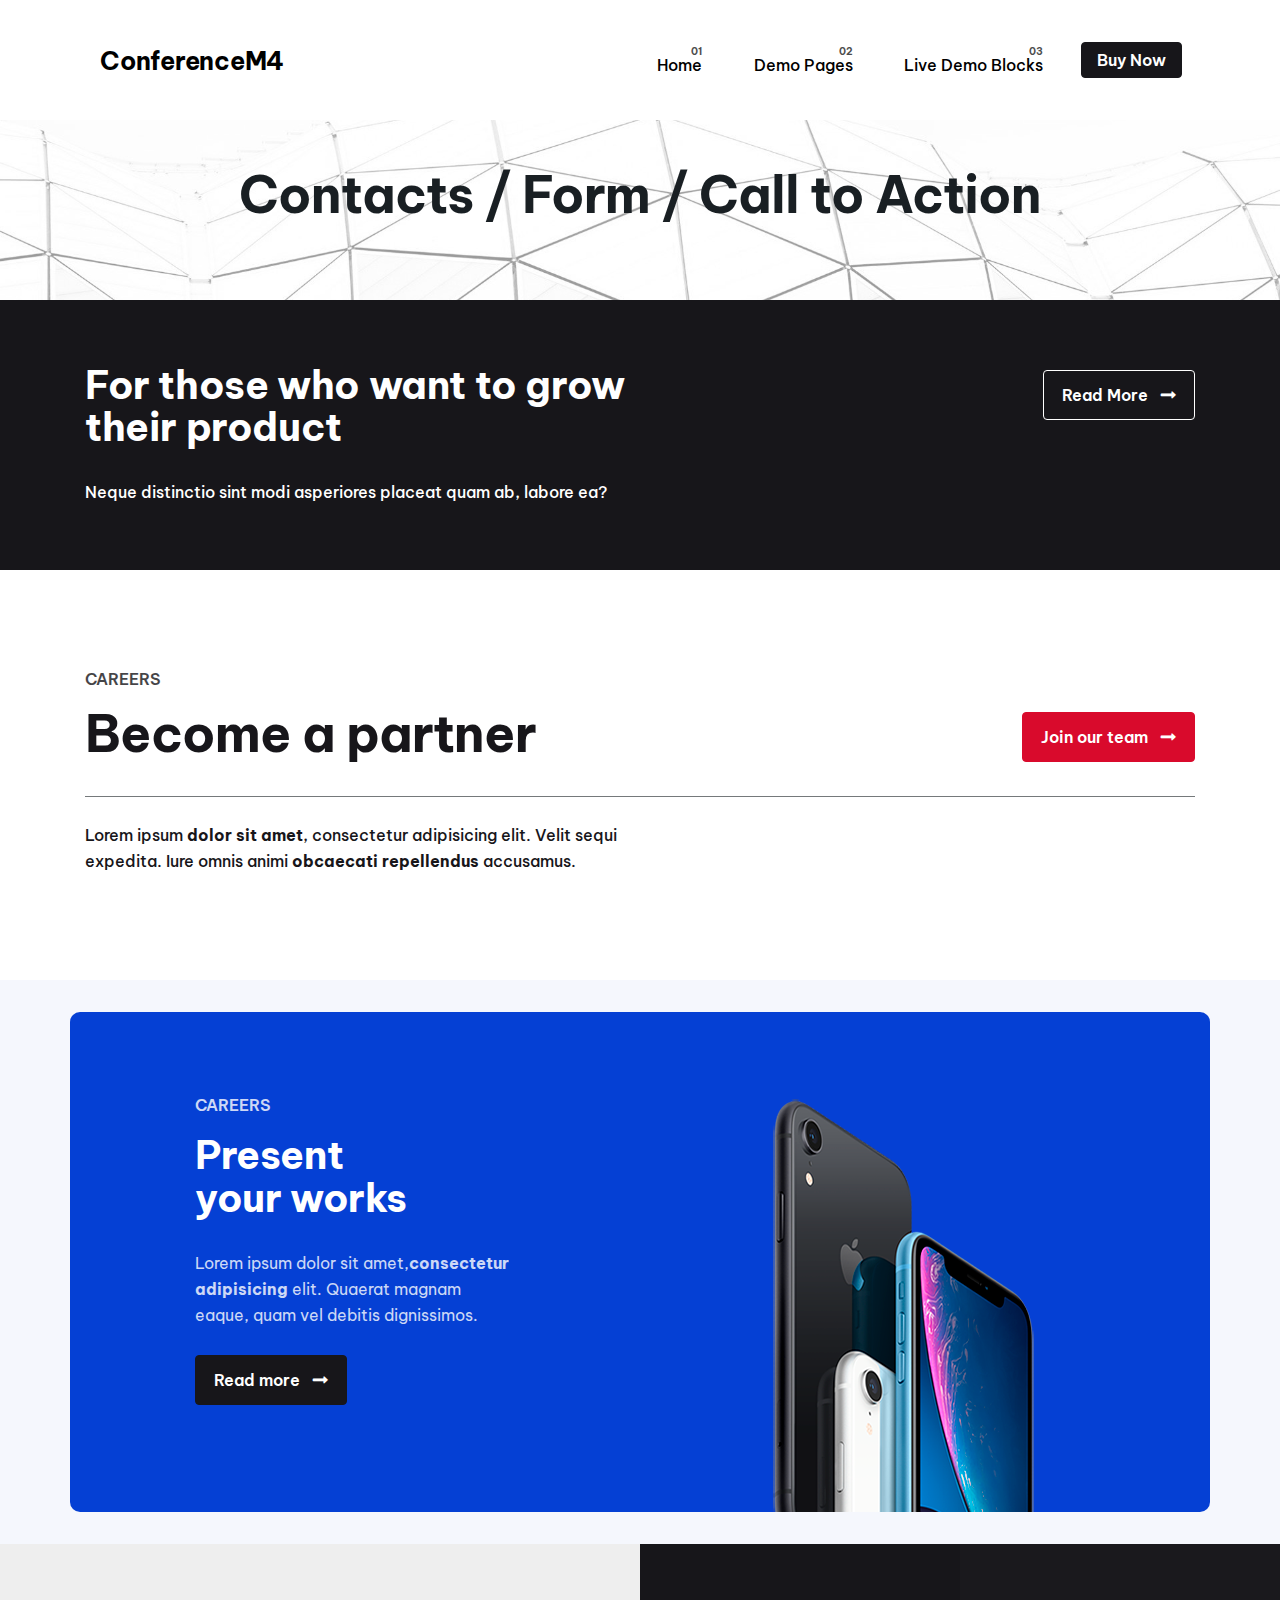
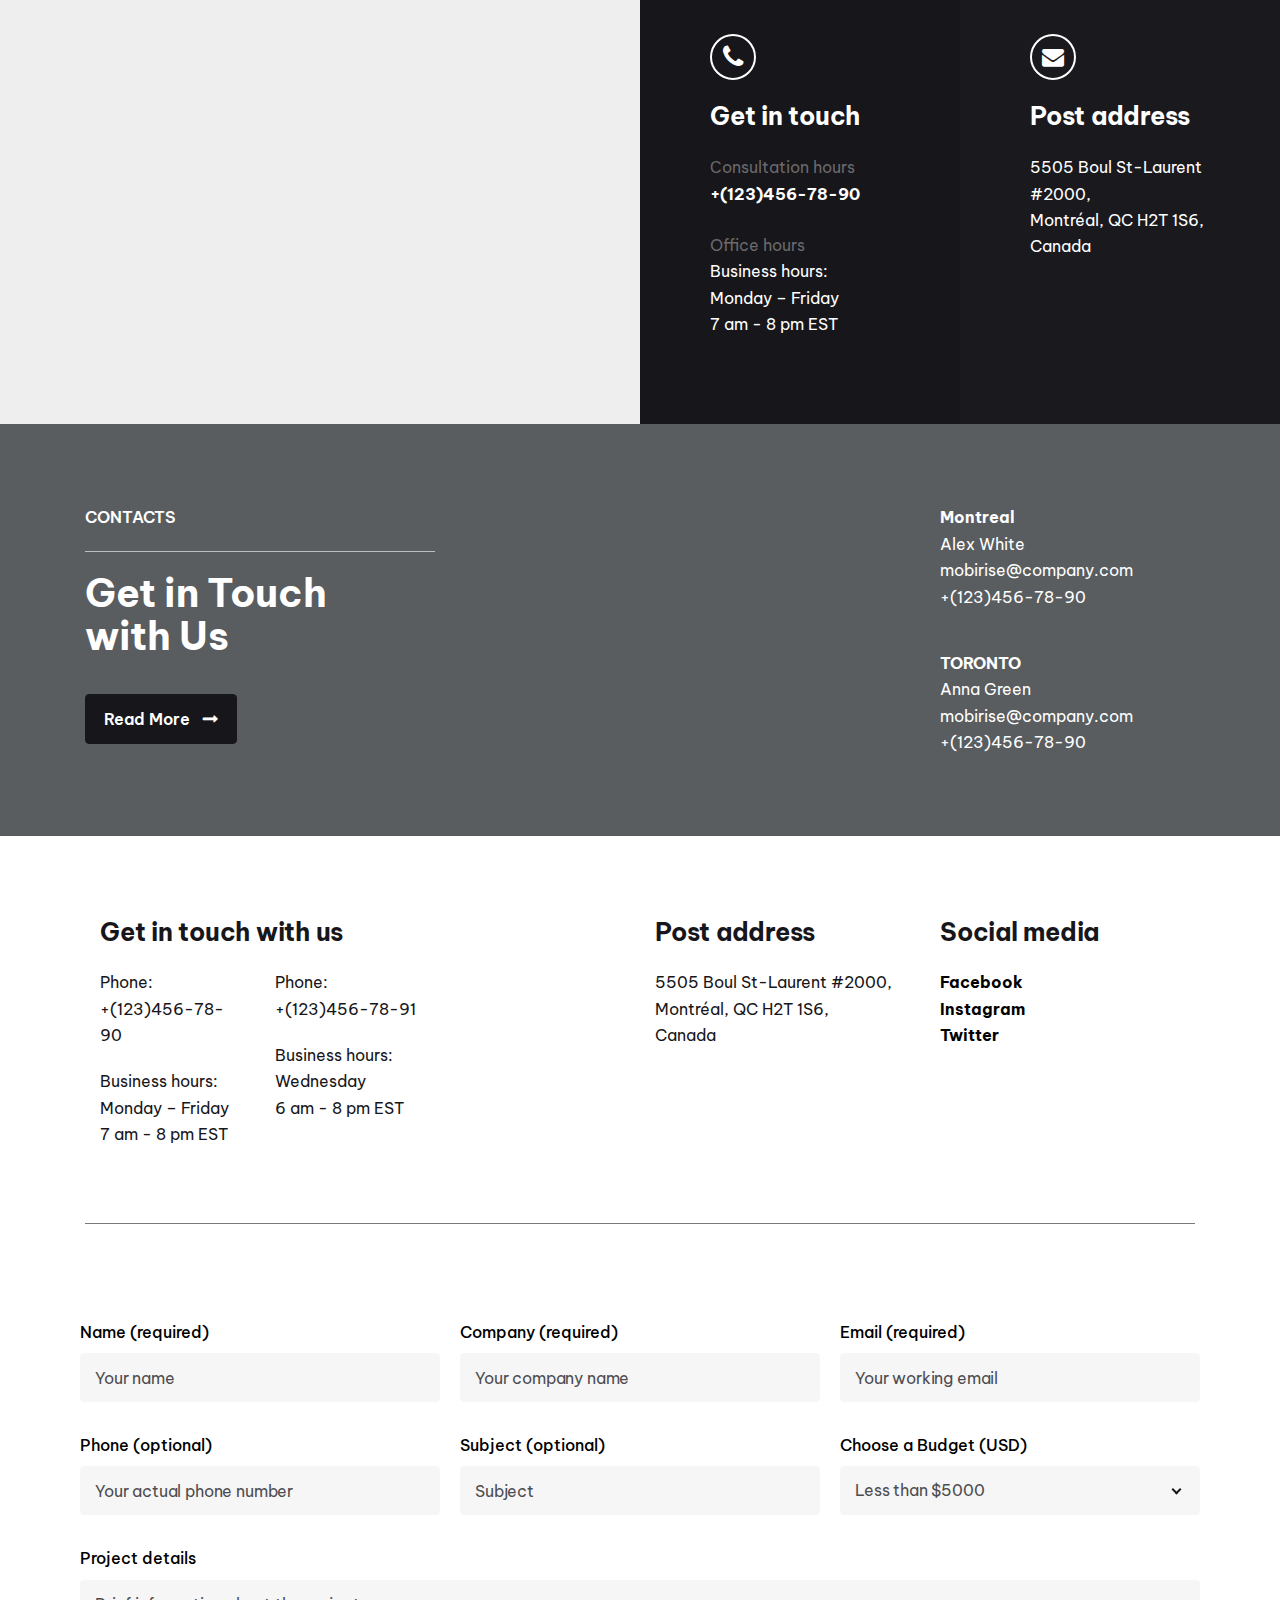
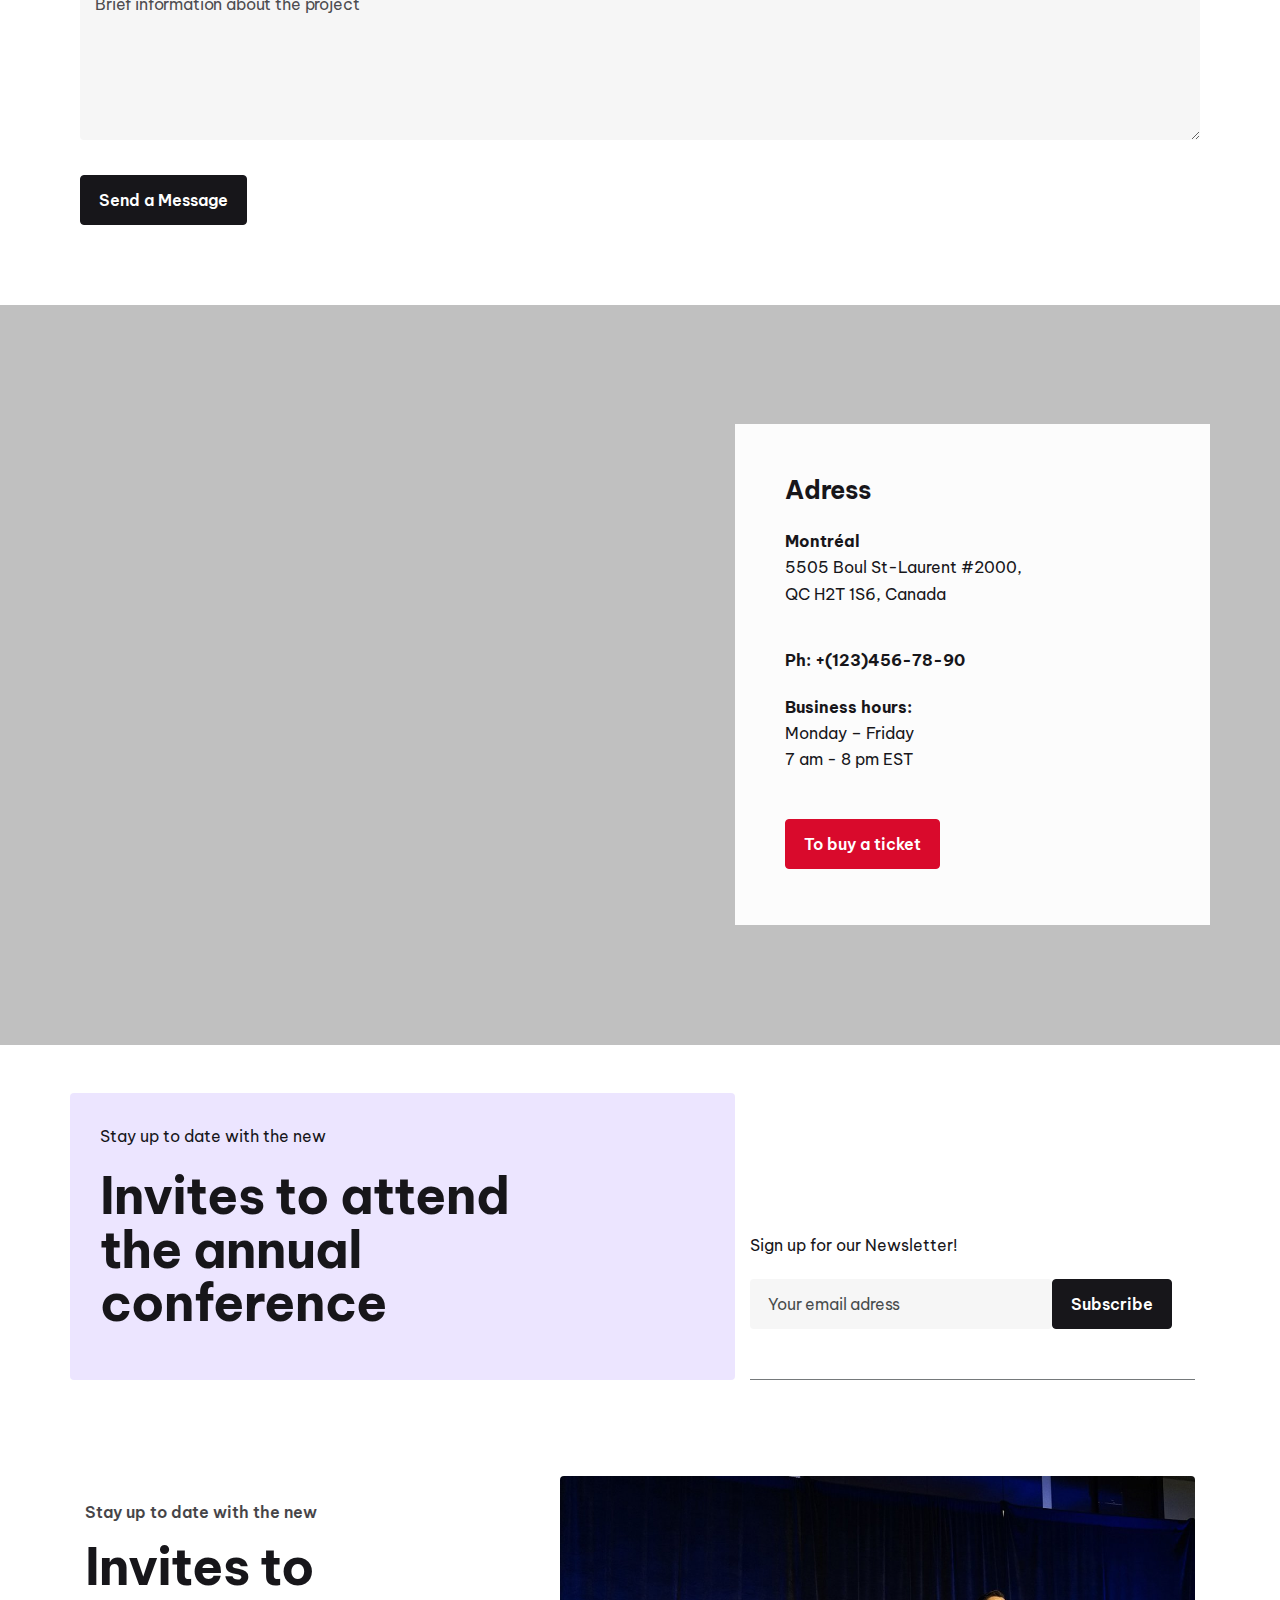
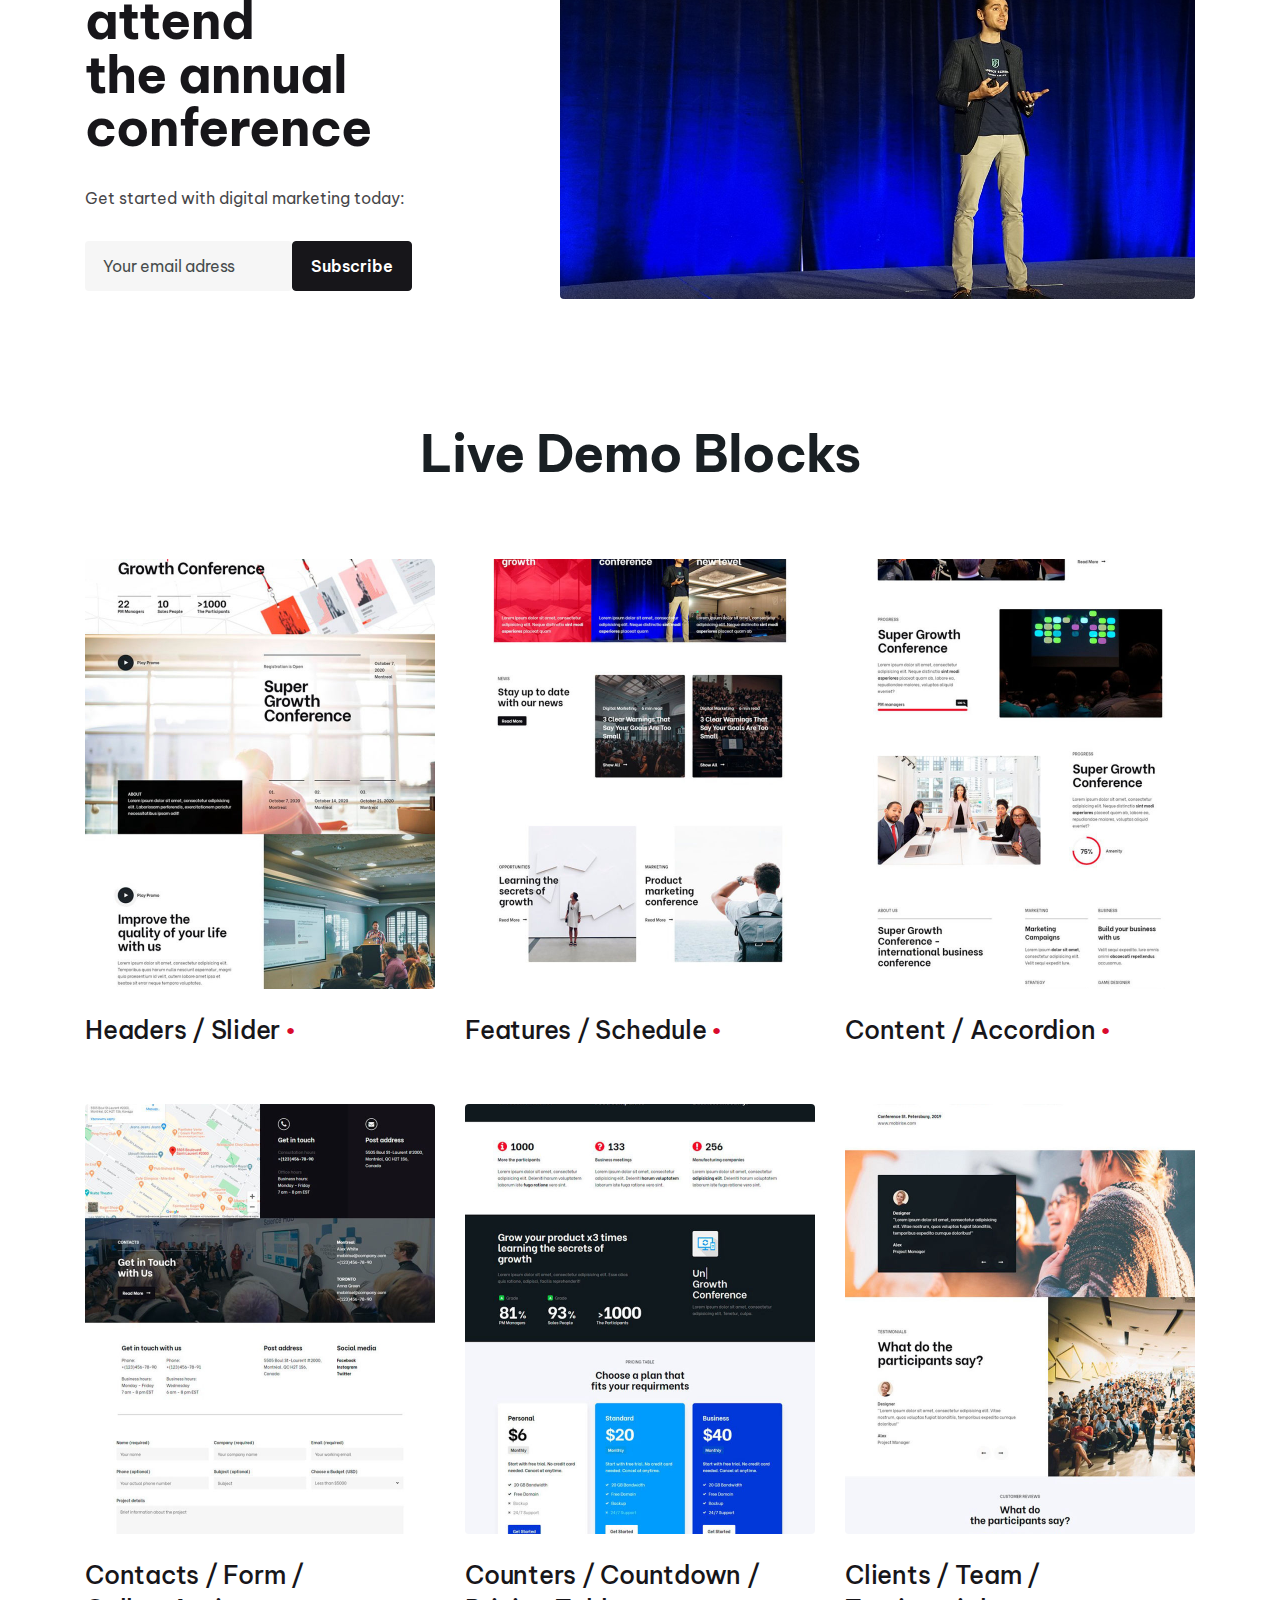
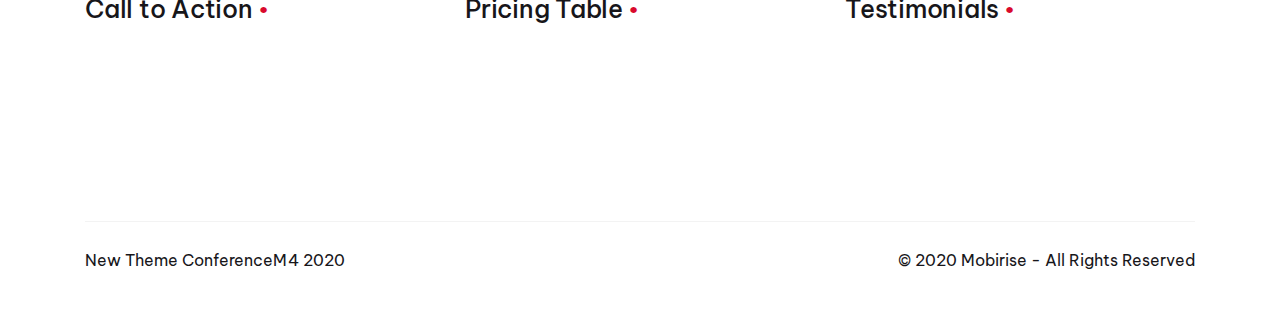
<file: contacts.html>
<!DOCTYPE html>
<html  >
<head>
  <!-- Site made with Mobirise Website Builder v4.11.7, https://mobirise.com -->
  <meta charset="UTF-8">
  <meta http-equiv="X-UA-Compatible" content="IE=edge">
  <meta name="generator" content="Mobirise v4.11.7, mobirise.com">
  <meta name="viewport" content="width=device-width, initial-scale=1, minimum-scale=1">
  <link rel="shortcut icon" href="assets/images/logo.png" type="image/x-icon">
  <meta name="description" content="New ConferenceM4 Theme HTML Template - Download Now!">
  
  <title>ConferenceM4 Theme Contacts / Form / Call to Action</title>
  <link rel="stylesheet" href="assets/font-awesome/css/font-awesome.css">
  <link rel="stylesheet" href="assets/tether/tether.min.css">
  <link rel="stylesheet" href="assets/bootstrap/css/bootstrap.min.css">
  <link rel="stylesheet" href="assets/bootstrap/css/bootstrap-grid.min.css">
  <link rel="stylesheet" href="assets/bootstrap/css/bootstrap-reboot.min.css">
  <link rel="stylesheet" href="assets/dropdown/css/style.css">
  <link rel="stylesheet" href="assets/formstyler/jquery.formstyler.css">
  <link rel="stylesheet" href="assets/formstyler/jquery.formstyler.theme.css">
  <link rel="stylesheet" href="assets/theme/css/style.css">
  <link rel="stylesheet" href="assets/recaptcha.css">
  <link rel="preload" as="style" href="assets/mobirise/css/mbr-additional.css"><link rel="stylesheet" href="assets/mobirise/css/mbr-additional.css" type="text/css">
  
  
  
</head>
<body>
  <section class="menu1 cid-rRBQzc80fx" once="menu" id="menu1-1b">

    
    

    <nav class="navbar navbar-dropdown navbar-expand-lg navbar-fixed-top">
                      <div class="container">
        <div class="navbar-brand">
            <div class="col-lg-auto">
            
            <span class="navbar-caption-wrap"><a class="navbar-caption text-black mbr-bold display-7" href="index.html">
                    ConferenceM4</a></span>
        </div>
    </div>
        <button class="navbar-toggler" type="button" data-toggle="collapse" data-target="#navbarSupportedContent" aria-controls="navbarNavAltMarkup" aria-expanded="false" aria-label="Toggle navigation">
            <div class="hamburger">
                <span></span>
                <span></span>
                <span></span>
                <span></span>
            </div>
        </button>
      <div class="collapse navbar-collapse" id="navbarSupportedContent">
            <ul class="navbar-nav nav-dropdown" data-app-modern-menu="true"><li class="nav-item dropdown">
                    <a class="nav-link link text-black display-4" href="index.html">
                        Home</a>
                </li>
                <li class="nav-item dropdown">
                    <a class="nav-link link text-black dropdown-toggle display-4" href="index.html#callToAction1-7" data-toggle="dropdown-submenu" aria-expanded="false">
                        Demo Pages</a><div class="dropdown-menu"><a class="text-black dropdown-item display-4" href="festival_of_colors/index.html">Festival of Color</a><a class="text-black dropdown-item display-4" href="contemporary_art_exhibition/index.html" aria-expanded="false">Contemporary <br>art exibition</a><a class="text-black dropdown-item display-4" href="life_coach/index.html" aria-expanded="false">Life Coach</a></div>
                </li>
                <li class="nav-item dropdown">
                    <a class="nav-link link text-black dropdown-toggle display-4" href="https://mobirise.com" data-toggle="dropdown-submenu" aria-expanded="false">
                         Live Demo Blocks</a><div class="dropdown-menu"><a class="text-black dropdown-item display-4" href="headers.html">Headers / Slider</a><a class="text-black dropdown-item display-4" href="features.html" aria-expanded="false">Features / Schedule</a><a class="text-black dropdown-item display-4" href="content.html" aria-expanded="false">Content / Accordion</a><a class="text-black dropdown-item display-4" href="contacts.html" aria-expanded="false">Contacts / Form / 
<br>Call to Action</a><a class="text-black dropdown-item display-4" href="counters.html" aria-expanded="false">Counters / Countdown / <br>Pricing Table</a><a class="text-black dropdown-item display-4" href="clients.html" aria-expanded="false">Clients / Team / <br>Testimonials</a></div>
                </li></ul>
           <div class="navbar-buttons mbr-section-btn"><a class="btn btn-sm btn-secondary display-4" href="http://my.mobirise.com/buy.php?p=94">
                    Buy Now</a></div>
      </div>
    </div></nav>
</section>

<section class="callToAction1 cid-rROjoC1djc" id="callToAction1-2v">

    

    <div class="mbr-overlay" style="opacity: 0.6; background-color: rgb(255, 255, 255);">
    </div>

    <div class="container">
        <div class="row">
            <div class="content__block text-white col-md-12">
                        <h2 class="mbr-section-title mbr-bold mbr-fonts-style display-2">Contacts / Form / 
Call to Action</h2>
                        
                     </div>
                    
                    
            
        </div>
    </div>
</section>

<section class="callToAction1 cid-rRCpzasKz0" id="callToAction1-1d">

    

    

    <div class="container">
        <div class="row">
            <div class="content__block text-white col-md-7">
                        <h2 class="mbr-section-title mbr-bold mbr-fonts-style display-5">For those who want to grow their product</h2>
                        <p class="mbr-text mbr-medium mbr-fonts-style display-4">Neque distinctio sint modi asperiores placeat quam ab, labore ea?</p>
                     </div>
                    
                    <div class="col-md-5">
                     <div class="mbr-section-btn align-right"><a class="btn btn-white-outline display-4" href="#">Read More<span class="fa-long-arrow-right fa mbr-iconfont mbr-iconfont-btn"></span></a></div>
                    
                    </div>
            
        </div>
    </div>
</section>

<section class="callToAction2 cid-rRCpzmC6u9" id="callToAction2-1e">

    

    

    <div class="container">
        <div class="row">
            <div class="content__block col-md-7">
                        <h3 class="mbr-section-subtitle mbr-semibold mbr-fonts-style display-4">CAREERS</h3>
                        <h2 class="mbr-section-title mbr-bold mbr-fonts-style display-2">Become a partner</h2>
            </div>
                    <div class="col-md-5">
                     <div class="mbr-section-btn align-right"><a class="btn btn-primary display-4" href="#">Join our team<span class="fa-long-arrow-right fa mbr-iconfont mbr-iconfont-btn"></span></a></div>
                    </div>
             <div class="divider"></div>
            <div class="col-md-7">
            <p class="mbr-text mbr-medium mbr-fonts-style display-4">Lorem ipsum <strong>dolor sit amet</strong>, consectetur adipisicing elit. Velit sequi <br>expedita. Iure omnis animi <strong>obcaecati repellendus</strong> accusamus.</p>
            </div>
        </div>
    </div>
</section>

<section class="callToAction3 cid-rRHpZ4f2N3" id="callToAction3-25">

    

    

    <div class="container">
        <div class="row wrap">
            <div class="col-lg-1 d-none d-lg-block"></div>
            <div class="col-lg-4 col-md-6 content__block text-white">
                <h3 class="mbr-section-subtitle mbr-semibold mbr-fonts-style display-4">CAREERS</h3>
                <h2 class="mbr-section-title mbr-bold mbr-fonts-style display-5">Present <br>your works</h2>
                 <p class="mbr-text mbr-fonts-style display-4">Lorem ipsum dolor sit amet,<strong>consectetur adipisicing </strong>elit. Quaerat magnam eaque, quam vel debitis dignissimos. </p>
                <div class="mbr-section-btn"><a class="btn btn-black display-4" href="#">Read more<span class="fa-long-arrow-right fa mbr-iconfont mbr-iconfont-btn"></span></a></div>
            </div>
            <div class="col-lg-6 col-md-6 align-right">    
                 <div class="image">
                    <img src="assets/images/transparent-iphonexr.png" alt="" title="">
                </div>
            </div>
            <div class="col-lg-1 d-none d-lg-block"></div>
            </div>
    </div>
</section>

<section class="contact3 cid-rRHq2RUbJ0" id="contact3-26">

    

    <div class="container-fluid">
        <div class="row main">
            <div class="col-md-6 map">
              <div class="google-map"></div>
            </div>
            <div class="col-md-6 text-white wrap__content">
                    <div class="col-md-6 col-sm-6 block__content1 align-left">
                        <div class="d-flex icons justify-content-start">
                        <div class="border__radius">
                            <span class="mbr-iconfont mbr-iconfont-social fa-phone fa" style="font-size: 26px;"></span>
                      </div>
                            </div>
                      <h2 class="content__title mbr-bold mbr-fonts-style display-7">Get in touch</h2> 
                     <p class="content__span mbr-fonts-style display-4">Сonsultation hours</p>
                      <p class="content__phone mbr-bold mbr-fonts-style display-4">+(123)456-78-90</p>  
                    <p class="content__span2 mbr-fonts-style display-4">Office hours</p>
                    <p class="work__time mbr-fonts-style display-4">Business hours:<br>Monday – Friday<br>7 am - 8 pm EST</p>
                    </div>
                    <div class="col-md-6 col-sm-6 block__content2 align-left">
                         <div class="d-flex icons justify-content-start">
                        <div class="border__radius">
                            <span class="mbr-iconfont mbr-iconfont-social fa-envelope fa" style="font-size: 22px;"></span>
                      </div>
                        </div>
                    <h3 class="title__adress mbr-bold mbr-fonts-style display-7">Post address</h3>
                    <p class="text__adress mbr-fonts-style display-4">5505 Boul St-Laurent #2000,<br> Montréal, QC H2T 1S6, <br>Canada</p>
                </div>
                            
                                
            </div>
        </div>
    </div>
</section>

<section class="contact1 cid-rRCpAqJFML mbr-parallax-background" id="contact1-1g">

    

    <div class="mbr-overlay" style="opacity: 0.7; background-color: rgb(25, 31, 35);">
    </div>

    <div class="container">
        <div class="row">
            <div class="col-lg-4 col-md-5 col-sm-12 title__block text-white">
                <h3 class="mbr-section-subtitle mbr-semibold mbr-fonts-style display-4">CONTACTS</h3>
                <div class="divider"></div>
                <h2 class="mbr-section-title mbr-bold mbr-fonts-style display-5">
Get in Touch<br>with Us</h2>
                
                <div class="mbr-section-btn"><a class="btn btn-secondary display-4" href="#">Read More<span class="fa-long-arrow-right fa mbr-iconfont mbr-iconfont-btn"></span></a></div>
            </div>
            <div class="col-lg-5 col-md-2"></div>
          <div class="col-lg-3 col-md-5 col-sm-12 text-white contact__block">
              
              
            <div class="contact__wrap">
                    <p class="contact__title mbr-bold mbr-fonts-style display-4">Montreal</p>
                    <p class="contact__text mbr-fonts-style display-4">Alex White<br>mobirise@company.com<br>+(123)456-78-90</p>
              </div><div class="contact__wrap">
                    <p class="contact__title mbr-bold mbr-fonts-style display-4">TORONTO</p>
                    <p class="contact__text mbr-fonts-style display-4">Anna Green<br>mobirise@company.com<br>+(123)456-78-90</p>
              </div></div>  
        </div>
            
    </div>
</section>

<section class="contact2 cid-rRCpAFLufT" id="contact2-1h">

    

    

    <div class="container">
        <div class="row">
            <div class="col-md-6 info__wrap col-lg-4">
            <h3 class="mbr-section-title mbr-bold mbr-fonts-style display-7">
Get in touch with us</h3>
            <div class="row">
                <div class="col-md-6">
                    <div class="info">
                        <p class="text__info mbr-fonts-style display-4">Phone: <br>+(123)456-78-90</p>
                    </div>
                        <p class="work__time mbr-fonts-style display-4">Business hours:<br>Monday – Friday<br>7 am - 8 pm EST</p>
                </div>
                <div class="col-md-6">
                    <div class="info">
                        <p class="text__info mbr-fonts-style display-4">Phone: <br>+(123)456-78-91</p>
                    </div>
                        <p class="work__time mbr-fonts-style display-4">Business hours:<br>Wednesday<br>6 am - 8 pm EST</p>
                </div>
            </div>
            </div>
            <div class="col-lg-2 d-lg-block d-none"></div>
            <div class="col-lg-3 col-md-3 adress">
                <h3 class="title__adress mbr-bold mbr-fonts-style display-7">Post address</h3>
                <p class="work__adress mbr-fonts-style display-4">5505 Boul St-Laurent #2000,<br> Montréal, QC H2T 1S6, <br>Canada</p>
            </div>
            <div class="col-lg-3 col-md-3 social">
                <h3 class="title__social mbr-bold mbr-fonts-style display-7">Social media</h3>
                <p class="social__item mbr-fonts-style display-4"><a href="#" class="text-black mbr-bold">Facebook</a></p>
                <p class="social__item mbr-fonts-style display-4"><a href="#" class="text-black mbr-bold">Instagram</a></p>
                <p class="social__item mbr-fonts-style display-4"><a href="#" class="text-black mbr-bold">Twitter</a></p>
            </div>
                <div class="divider"></div>
        
            <div class="col-md-12">
                <div class="d-flex" data-form-type="formoid">
<!--Formbuilder Form-->
<form action="https://mobirise.com/" method="POST" class="mbr-form form-with-styler" data-form-title="Mobirise Form"><input type="hidden" name="email" data-form-email="true" value="mIIgzFl3PYLTc9m4vwkiadZ9g6LLGP2N7Vrq818HomtydwAw/WF9o25MVxT5TevbJsi3BEYS0eL0c56QJU3OicM1CjMvjCmeMAUOpN7sLA22xU9Y4vWTlmpwFzO1sMCV">
<div class="row">
<div hidden="hidden" data-form-alert="" class="alert alert-success col-12">Thanks for filling out the form!</div>
<div hidden="hidden" data-form-alert-danger="" class="alert alert-danger col-12"> </div>
</div>
<div class="dragArea row">
<div class="col-md-12 col-sm-12 form-group col-lg-4" data-for="name">
<label for="name-contact2-1h" class="form-control-label mbr-fonts-style display-4">Name (required)</label>
<input type="text" name="name" placeholder="Your name" data-form-field="text" required="required" class="form-control display-4" value="" id="name-contact2-1h">
</div>
<div class="col-md-12 col-sm-12 form-group col-lg-4" data-for="company">
<label for="company-contact2-1h" class="form-control-label mbr-fonts-style display-4">Company (required)</label>
<input type="email" name="company" placeholder="Your company name" data-form-field="email" required="required" class="form-control display-4" value="" id="company-contact2-1h">
</div>
<div data-for="email" class="col-md-12 col-sm-12 form-group col-lg-4">
<label for="email-contact2-1h" class="form-control-label mbr-fonts-style display-4">Email (required)</label>
<input type="tel" name="email" placeholder="Your working email" data-form-field="phone" class="form-control display-4" pattern="[0-9]{3}-[0-9]{3}-[0-9]{4}" required="required" value="" id="email-contact2-1h">
</div>
<div data-for="phone " class="col-md-12 col-sm-12 form-group col-lg-4">
<label for="phone -contact2-1h" class="form-control-label mbr-fonts-style display-4">Phone (optional)</label>
<input type="text" name="phone " placeholder="Your actual phone number" data-form-field="phone " class="form-control display-7" value="" id="phone -contact2-1h">
</div>
<div data-for="subject" class="col-md-12 col-sm-12 form-group col-lg-4">
<label for="subject-contact2-1h" class="form-control-label mbr-fonts-style display-4">Subject (optional)</label>
<input type="text" name="subject" placeholder="Subject" data-form-field="subject" class="form-control display-7" value="" id="subject-contact2-1h">
</div>
<div data-for="select" class="col-md-12 col-sm-12 form-group col-lg-4">
<label for="select-contact2-1h" class="form-control-label mbr-fonts-style display-4">Choose a Budget (USD)</label>
<select name="select" data-form-field="select" class="form-control display-4" id="select-contact2-1h">
<option value="Less then $5000">Less than $5000</option>
<option value="$10000">$10000</option>
<option value="$30000">$30000</option>
</select>
</div>
<div class="col-lg-12 col-md-12 col-sm-12 form-group" data-for="Message">
<label for="Message-contact2-1h" class="form-control-label mbr-fonts-style display-4">Project details</label>
<textarea name="Message" placeholder="Brief information about the project" data-form-field="Message" class="form-control display-4" id="Message-contact2-1h"></textarea>
</div>
<div class="col-lg-3 col-md-12 col-sm-12 input-group-btn">
<button type="submit" class="btn btn-secondary display-4">Send a Message</button>
</div>
</div>
</form><!--Formbuilder Form-->
</div>
            </div>
        </div>
    </div>  
</section>

<section class="contacts4 cid-rRCpBeG4Ch" id="contact4-1j">

    

    <div class="main_wrapper">
        <div class="b_wrapper">
            <div class="container">
                <div class="row justify-content-end">
                    <div class="col-12 col-md-5 block_wrapper">
                                <h4 class="mbr-fonts-style mbr-bold title__adress display-7">Adress</h4>
                                <p class="work__adress mbr-fonts-style display-4"><strong> Montréal</strong><br>5505 Boul St-Laurent #2000, <br>QC H2T 1S6, Canada</p>
                               <p class="work__phone mbr-bold mbr-fonts-style display-4">Ph: +(123)456-78-90</p> 
                        <p class="work__time mbr-fonts-style display-4"><strong>Business hours:<br></strong>Monday – Friday<br>7 am - 8 pm EST</p>
                        <div class="mbr-section-btn"><a class="btn btn-primary display-4" href="#">To buy a ticket</a></div>
                    </div>
                </div>
            </div>
        </div>
        <!--Map-->
        <div class="google-map"><iframe frameborder="0" style="border:0" src="https://www.google.com/maps/embed/v1/place?key=AIzaSyCy9r70T3NYf3PhvVflTo0_zdif2_IoIYs&amp;q=place_id:Ejk1NTA1IEJvdWwgU3QtTGF1cmVudCAjMjAwMCwgTW9udHLDqWFsLCBRQyBIMlQgMVM2LCBDYW5hZGEiIBoeChYKFAoSCYlkSm18GclMEUzar3AMgRwIEgQyMDAw" allowfullscreen=""></iframe></div>
    </div>
</section>

<section class="form1 cid-rRCpBsr2UP" id="form1-1k">

    

    

    <div class="container">
        <div class="row align-items-end">
            <div class="col-lg-7 content__block">
                <h3 class="text__subt mbr-fonts-style display-4">Stay up to date with the new</h3>
                <h2 class="mbr-section-title mbr-bold mbr-fonts-style display-2">Invites to attend<br> the annual<br> conference</h2>
            </div>
        
            <div class="col-lg-5">
            <p class="mbr-text mbr-fonts-style display-4">Sign up for our Newsletter!</p>
                <div class="subscribe__form" data-form-type="formoid">
                <!---Formbuilder Form--->
                <form action="https://mobirise.com/" method="POST" class="mbr-form form-with-styler" data-form-title="Mobirise Form"><input type="hidden" name="email" data-form-email="true" value="I2V7OI0cP6Zmj5LAz0RiSiXV4+Q+YO5nLlU1YEF94yJecc8We56aas/MMHTARW/3FTfFQ20FIr5DV51iB89wjlNiUvdki7Yj+++JUoO60o9L20YANi/cpebw99B1nWhA">
                    <div class="row">
                        <div hidden="hidden" data-form-alert="" class="alert alert-success col-12">Thanks for filling out the form!</div>
                        <div hidden="hidden" data-form-alert-danger="" class="alert alert-danger col-12">
                        </div>
                    </div>
                    <div class="dragArea row">
                        <div class="form-group col-md-8  col-7" data-for="email">
                            <input type="email" name="email" placeholder="Your email adress" data-form-field="Email" required="required" class="form-control display-4" id="email-form1-1k">
                        </div>
                        <div class="col-md-4 col-5 input-group-btn"><button type="submit" class="btn btn-lg btn-secondary display-4">Subscribe</button></div>
                    </div>
                </form><!---Formbuilder Form--->
            </div>
                <div class="divider"></div>
            </div>
        </div>
    </div>
</section>

<section class="form2 cid-rRCpBERNZV" id="form2-1l">

    

    

    <div class="container">
        <div class="row align-items-center">
            <div class="col-lg-4 content__block">
                <h3 class="text__subt mbr-semibold mbr-fonts-style display-4">Stay up to date with the new</h3>
                <h2 class="mbr-section-title mbr-bold mbr-fonts-style display-2">Invites to attend<br> the annual<br> conference</h2>
                <p class="mbr-text mbr-fonts-style display-4">Get started with digital marketing today:</p>
                    <div class="subscribe__form" data-form-type="formoid">
                    <!---Formbuilder Form--->
                    <form action="https://mobirise.com/" method="POST" class="mbr-form form-with-styler" data-form-title="Mobirise Form"><input type="hidden" name="email" data-form-email="true" value="D0KzaQKl12CHpotpa5oNecaEhlS4XGvghsQWmnVclE+2P8161zQO8nR2lurI3l7r9RYoyVgQHk3qI7hWzhJIKizLhGDQ41yrbnAo+JO6vjuCw57ENJyCKLUCd6dcSh13">
                        <div class="row">
                            <div hidden="hidden" data-form-alert="" class="alert alert-success col-12">Thanks for filling out the form!</div>
                            <div hidden="hidden" data-form-alert-danger="" class="alert alert-danger col-12">
                            </div>
                        </div>
                        <div class="dragArea row">
                            <div class="form-group col-7 " data-for="email">
                                <input type="email" name="email" placeholder="Your email adress" data-form-field="Email" required="required" class="form-control display-4" id="email-form2-1l">
                            </div>
                            <div class="col-5 input-group-btn"><button type="submit" class="btn btn-lg btn-secondary display-4">Subscribe</button></div>
                        </div>
                    </form><!---Formbuilder Form--->
                </div>
                </div>
            <div class="col-lg-1 d-none d-lg-block"></div>
            <div class="col-lg-7">
                <div class="image">
                    <img src="assets/images/conference5.jpg" alt="" title="">
                </div>
            </div>
            </div>
    </div>
</section>

<section class="callToAction1 cid-rROgUFQUwC" id="callToAction1-2k">

    

    

    <div class="container">
        <div class="row">
            <div class="content__block text-white col-md-12">
                        <h2 class="mbr-section-title mbr-bold mbr-fonts-style display-2">Live Demo Blocks</h2>
                        
                     </div>
                    
                    
            
        </div>
    </div>
</section>

<section class="features7 cid-rROu0BnlZc" id="features7-31">

    

    

    <div class="container">
        
        
        <div class="row">
            <div class="wrap col-lg-4 col-sm-12">
                <div class="image">
                    <a href="headers.html"><img src="assets/images/headers-700x1050.jpg" alt="" title=""></a>
                </div>
                <div class="descr__block">
                    
                    <p class="descr__text mbr-medium mbr-fonts-style display-7">Headers / Slider</p>
                    <div class="link__text mbr-fonts-style display-4"><a href="headers.html" class="link__hover mbr-semibold text-secondary">Live Demo</a></div>
                </div>
            </div>
            <div class="wrap col-lg-4 col-sm-12">
                <div class="image">
                    <a href="features.html"><img src="assets/images/features-700x1050.jpg" alt="" title=""></a>
                </div>
                <div class="descr__block">
                    
                    <p class="descr__text mbr-medium mbr-fonts-style display-7">Features / Schedule</p>
                    <div class="link__text mbr-fonts-style display-4">
                        <a href="features.html" class="link__hover mbr-semibold text-secondary">Live Demo</a>
                    </div>
                </div>
            </div>
            <div class="wrap col-lg-4 col-sm-12">
                <div class="image">
                    <a href="content.html"><img src="assets/images/content-1-700x1050.jpg" alt="" title=""></a>
                </div>
                <div class="descr__block">
                    
                    <p class="descr__text mbr-medium mbr-fonts-style display-7">Content / Accordion</p>
                    <div class="link__text mbr-fonts-style display-4">
                        <a href="content.html" class="link__hover mbr-semibold text-secondary">Live Demo</a>
                    </div>
                </div>
            </div>
        </div>
        
        
        <div class="row">
            <div class="wrap col-lg-4 col-sm-12">
                <div class="image">
                    <a href="contacts.html"><img src="assets/images/contacts-700x1050.jpg" alt="" title=""></a>
                </div>
                <div class="descr__block">
                    
                    <p class="descr__text mbr-medium mbr-fonts-style display-7">Contacts / Form / 
<br>Call to Action</p>
                    <div class="link__text mbr-fonts-style display-4">
                        <a href="contacts.html" class="link__hover mbr-semibold text-secondary">Live Demo</a>
                    </div>
                </div>
            </div>
            <div class="wrap col-lg-4 col-sm-12">
                <div class="image">
                    <a href="counters.html"><img src="assets/images/counters-700x1050.jpg" alt="" title=""></a>
                </div>
                <div class="descr__block">
                    
                    <p class="descr__text mbr-medium mbr-fonts-style display-7">Counters / Countdown / 
<br>Pricing Table</p>
                    <div class="link__text mbr-fonts-style display-4">
                        <a href="counters.html" class="link__hover mbr-semibold text-secondary">Live Demo</a>
                    </div>
                </div>
            </div>
            <div class="wrap col-lg-4 col-sm-12">
                <div class="image">
                    <a href="clients.html"><img src="assets/images/clients-700x1050.jpg" alt="" title=""></a>
                </div>
                <div class="descr__block">
                    
                    <p class="descr__text mbr-medium mbr-fonts-style display-7">Clients / Team / 
<br>Testimonials</p>
                    <div class="link__text mbr-fonts-style display-4">
                        <a href="clients.html" class="link__hover mbr-semibold text-secondary">Live Demo</a>
                    </div>
                </div>
            </div>
        </div>
       
        
    </div>
</section>

<section class="footer1 cid-rRBQCMhHrw" id="footer1-1c">

    

    

    <div class="container">
        <div class="row justify-content-between">
            
            
            <div class="col-md-6 wrap col-lg-4 col-lg-6">
                <div class="footer__content">
                    <h4 class="mbr-fonts-style mbr-semibold title__adress display-4">Partnership</h4>
                    <p class="work__adress mbr-fonts-style display-4">Interested in working with us?<br><strong>mobirise@company.com</strong></p>
                </div>
                <div class="footer__content">
                    <h4 class="mbr-fonts-style mbr-semibold title__adress display-4">Phone</h4>
                    <p class="work__adress mbr-fonts-style display-4">Ph: +(123)456-78-90</p>
                </div>
            </div>
            <div class="col-md-6 wrap col-lg-6">
                <div class="footer__content">
                    <h4 class="mbr-fonts-style mbr-semibold title__adress display-4">Subscribe</h4>
                   <div class="subscribe__form" data-form-type="formoid">
                <!---Formbuilder Form--->
                <form action="https://mobirise.com/" method="POST" class="mbr-form form-with-styler" data-form-title="Mobirise Form"><input type="hidden" name="email" data-form-email="true" value="B8HCPQfn3RAbKYHTbudmr4Po8b3QI/ZDYg2GFb+rgavigyZmN8ctunNnrMn1CIGlcl/PoBnCddj2wKvl/S4V4R/4DULfC4uHbryyFJJf6eRQWwwttL3lo+lNtV6xeh8l">
                    <div class="row">
                        <div hidden="hidden" data-form-alert="" class="alert alert-success col-12">Thanks for filling out the form!</div>
                        <div hidden="hidden" data-form-alert-danger="" class="alert alert-danger col-12">
                        </div>
                    </div>
                    <div class="dragArea row">
                        <div class="form-group col-md-7  col-6" data-for="email">
                            <input type="email" name="email" placeholder="Your email" data-form-field="Email" required="required" class="form-control display-4" id="email-footer1-1c">
                        </div>
                        <div class="col-md-5 col-6 input-group-btn"><button type="submit" class="btn btn-lg btn-secondary display-4">Subscribe</button></div>
                    </div>
                </form><!---Formbuilder Form--->
            </div>
                </div>
            </div> 
            
            
            </div>
            <div class="divider"></div>
            <div class="row align-items-baseline">
                <div class="col-md-6">
                     <p class="privacy mbr-fonts-style align-left display-4">New Theme ConferenceM4 2020</p>
                </div>
                <div class="col-md-6">
                     <p class="privacy mbr-fonts-style align-right display-4">© 2020 Mobirise - All Rights Reserved</p>
                </div>
            </div>
        </div>
                
</section>


  <script src="assets/web/assets/jquery/jquery.min.js"></script>
  <script src="assets/popper/popper.min.js"></script>
  <script src="assets/tether/tether.min.js"></script>
  <script src="assets/bootstrap/js/bootstrap.min.js"></script>
  <script src="assets/smoothscroll/smooth-scroll.js"></script>
  <script src="assets/dropdown/js/nav-dropdown.js"></script>
  <script src="assets/dropdown/js/navbar-dropdown.js"></script>
  <script src="assets/touchswipe/jquery.touch-swipe.min.js"></script>
  <script src="assets/formstyler/jquery.formstyler.js"></script>
  <script src="assets/formstyler/jquery.formstyler.min.js"></script>
  <script src="assets/parallax/jarallax.min.js"></script>
  <script src="assets/theme/js/script.js"></script>
  
  
</body>
</html>
</file>
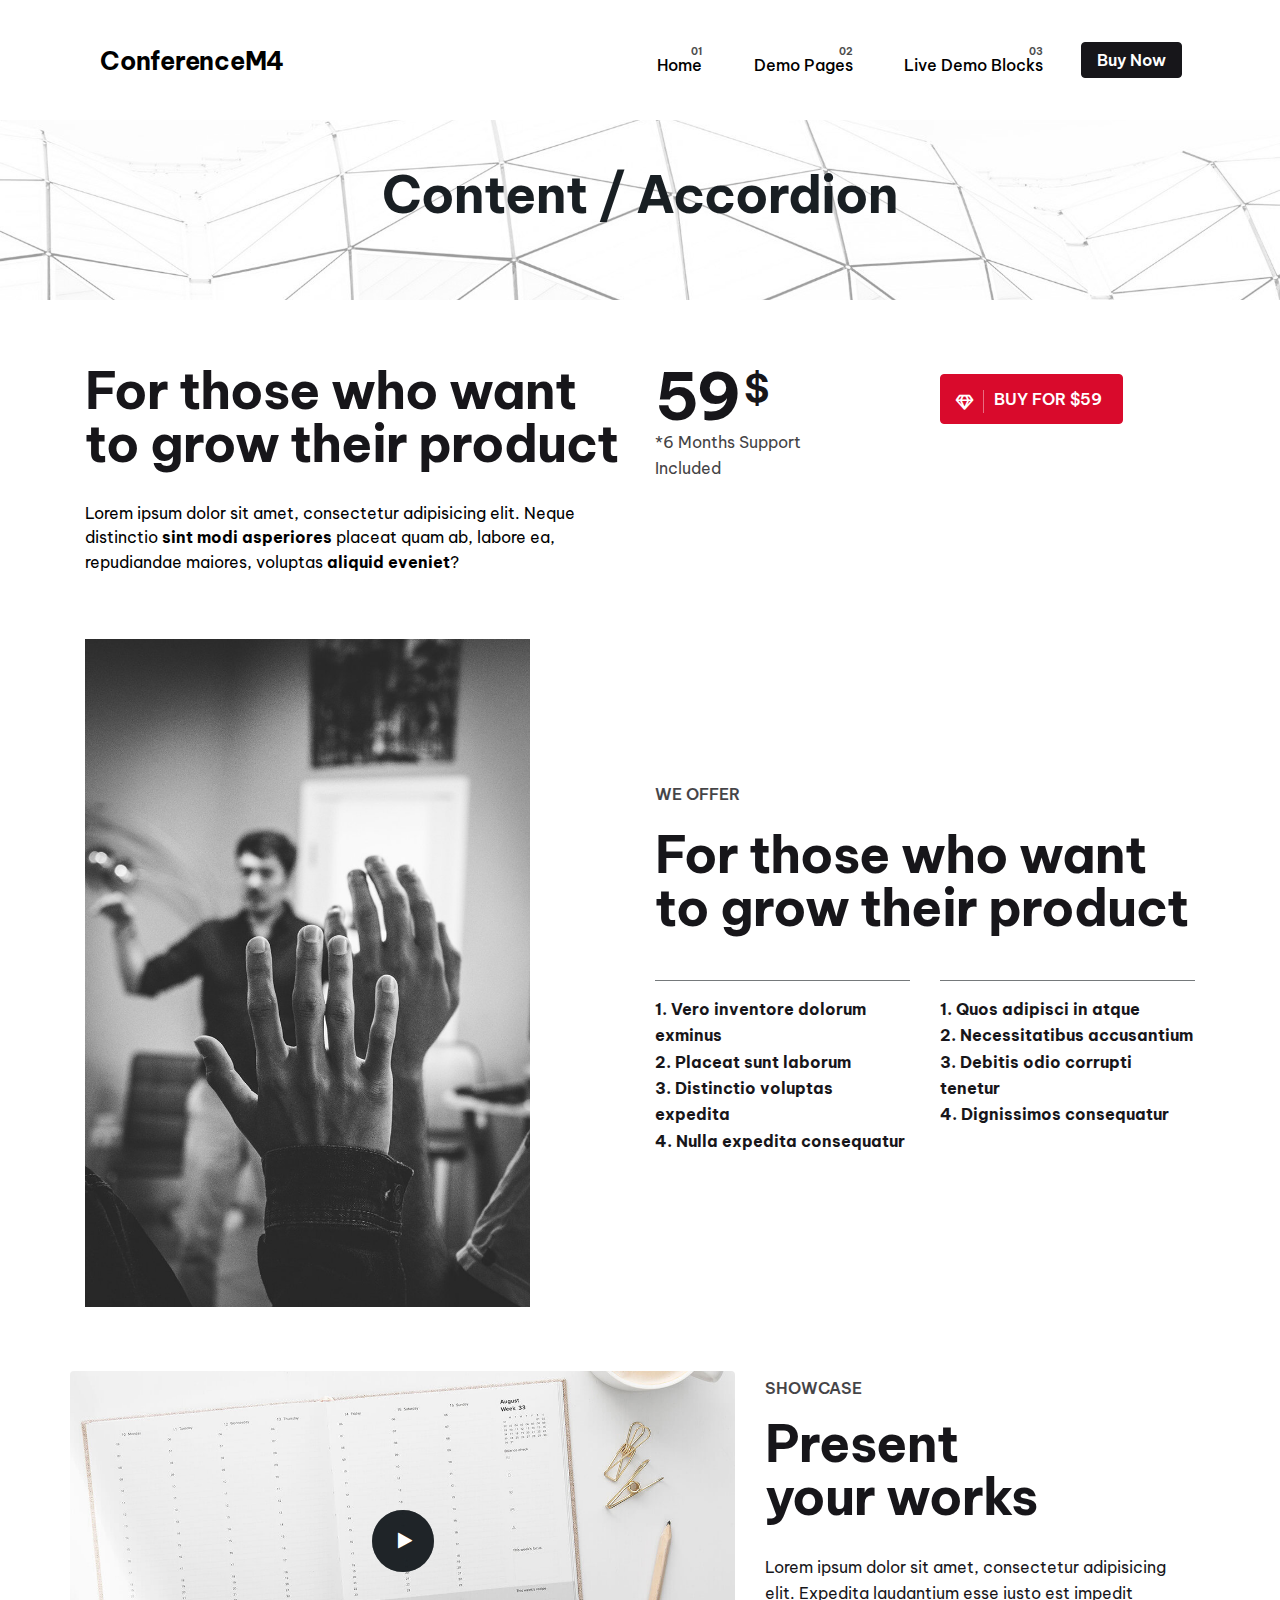
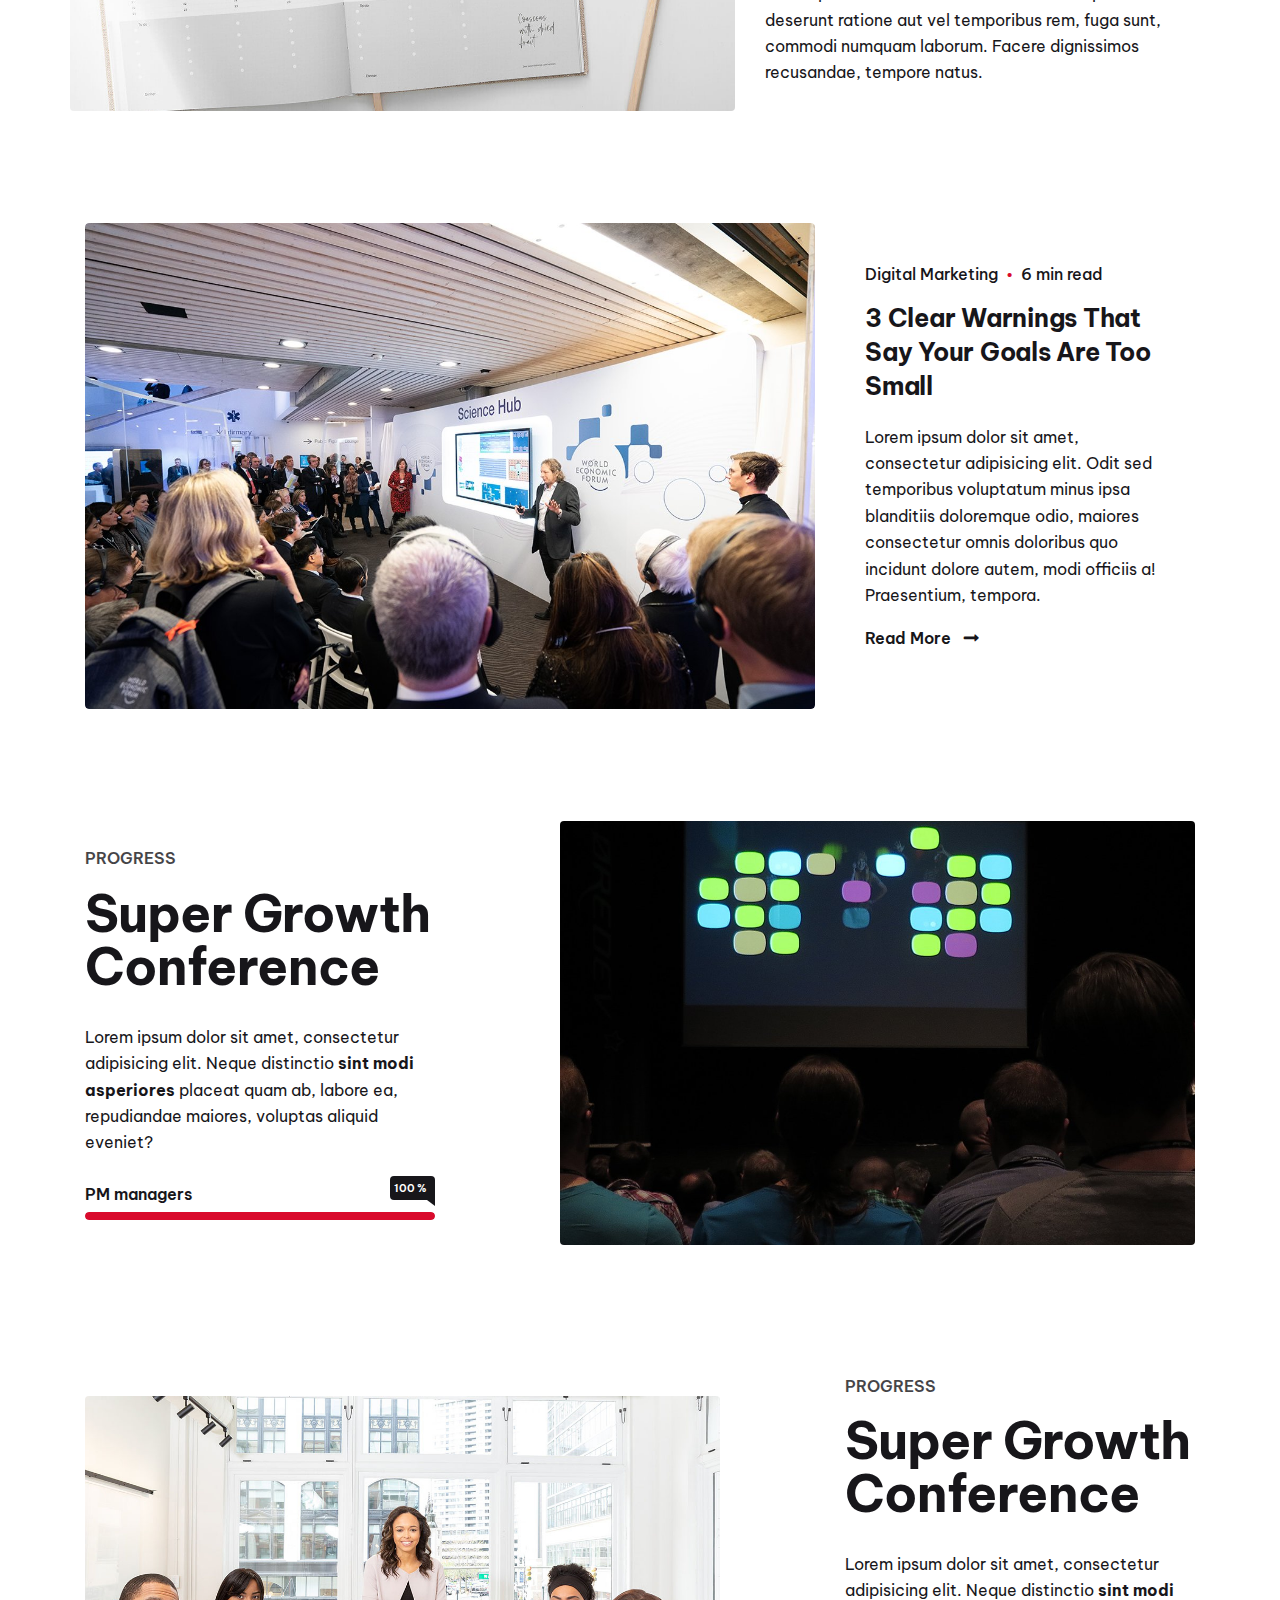
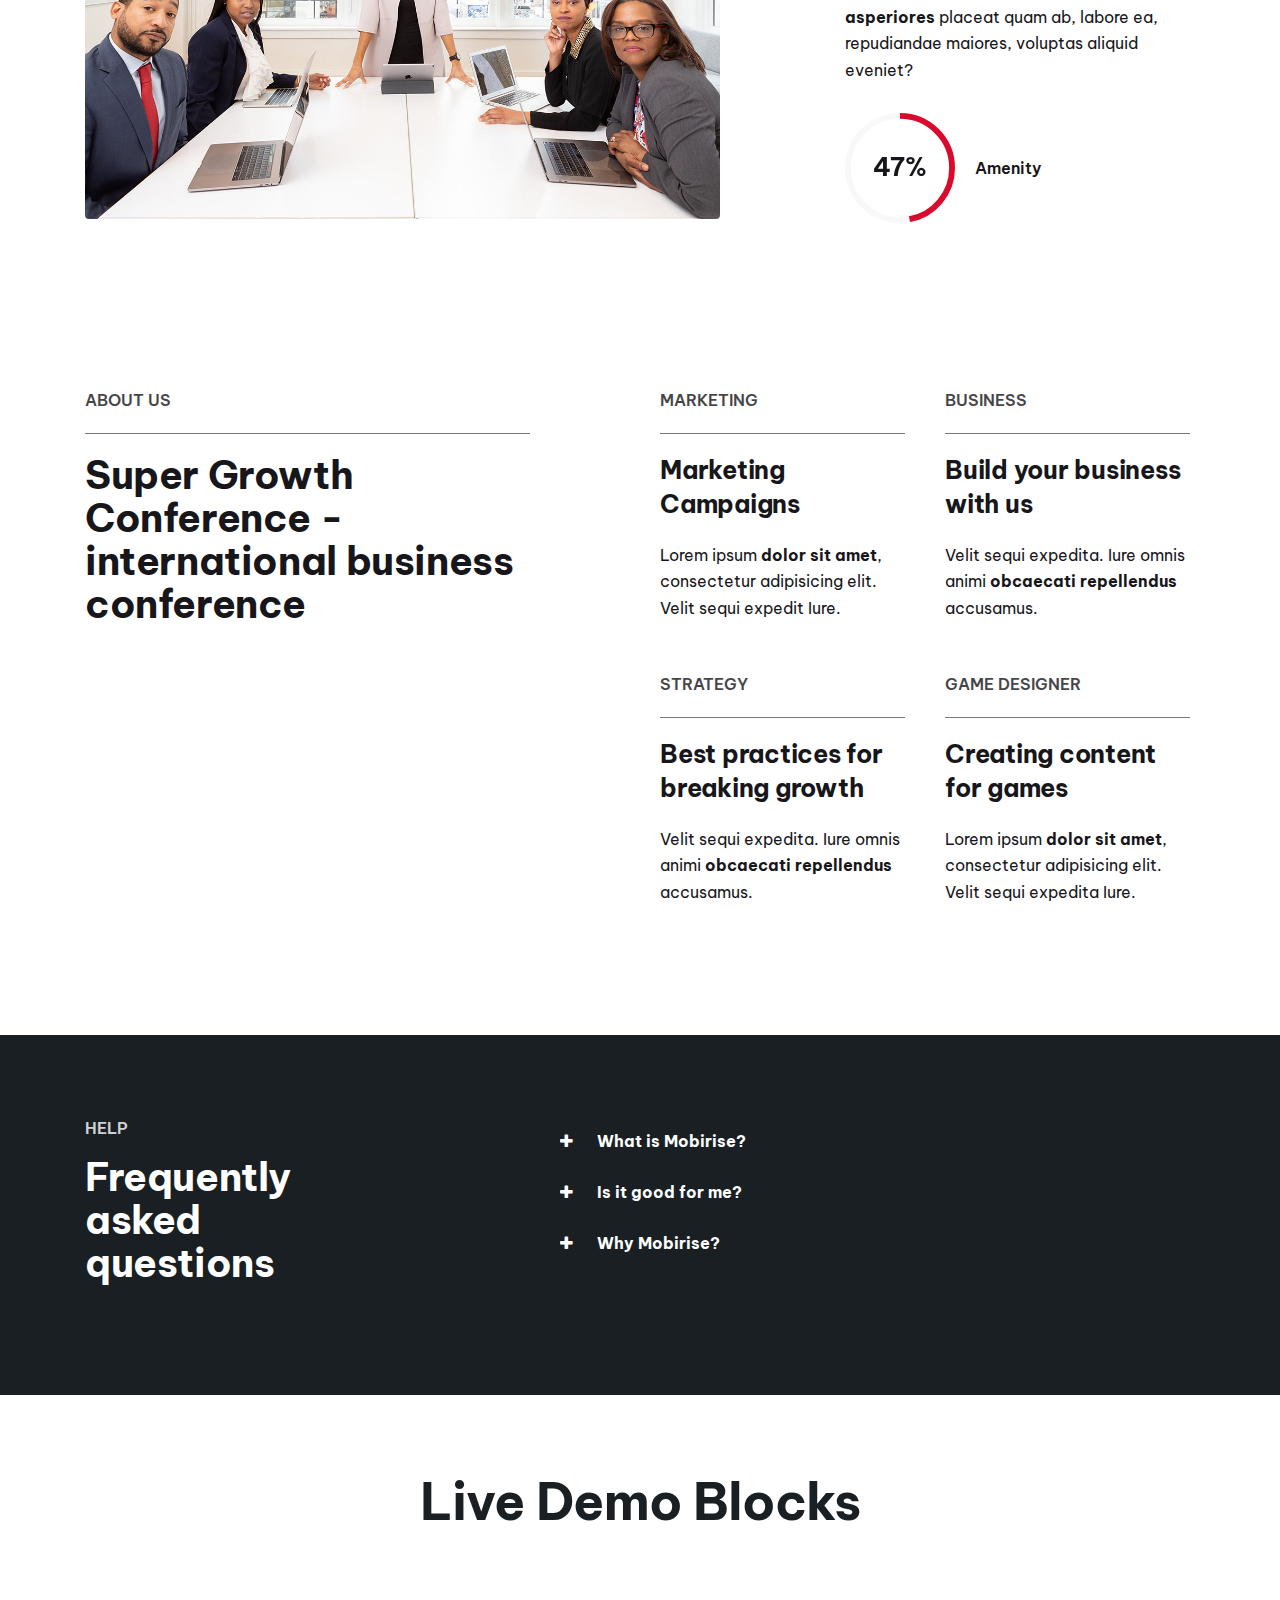
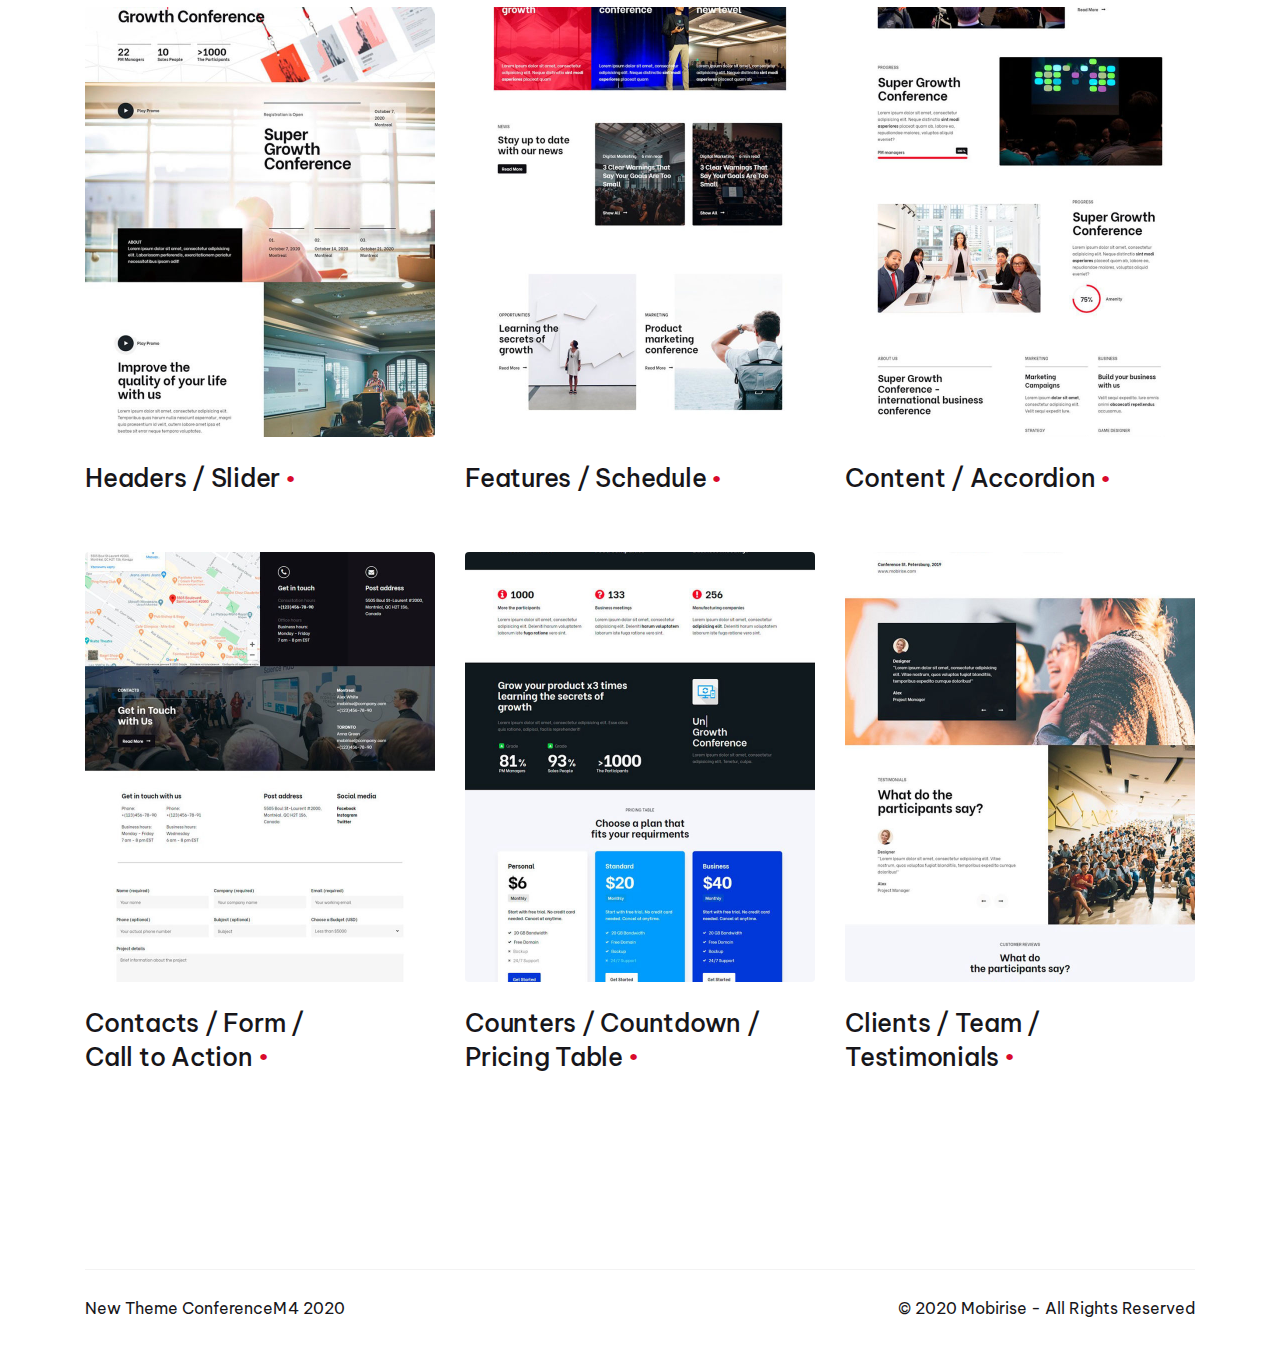
<file: content.html>
<!DOCTYPE html>
<html  >
<head>
  <!-- Site made with Mobirise Website Builder v4.11.7, https://mobirise.com -->
  <meta charset="UTF-8">
  <meta http-equiv="X-UA-Compatible" content="IE=edge">
  <meta name="generator" content="Mobirise v4.11.7, mobirise.com">
  <meta name="viewport" content="width=device-width, initial-scale=1, minimum-scale=1">
  <link rel="shortcut icon" href="assets/images/logo.png" type="image/x-icon">
  <meta name="description" content="New ConferenceM4 Theme HTML Template - Download Now!">
  
  <title>ConferenceM4 Theme Content / Accordion</title>
  <link rel="stylesheet" href="assets/web/assets/mobirise-icons/mobirise-icons.css">
  <link rel="stylesheet" href="assets/font-awesome/css/font-awesome.css">
  <link rel="stylesheet" href="assets/tether/tether.min.css">
  <link rel="stylesheet" href="assets/bootstrap/css/bootstrap.min.css">
  <link rel="stylesheet" href="assets/bootstrap/css/bootstrap-grid.min.css">
  <link rel="stylesheet" href="assets/bootstrap/css/bootstrap-reboot.min.css">
  <link rel="stylesheet" href="assets/dropdown/css/style.css">
  <link rel="stylesheet" href="assets/as-pie-progress/css/progress.min.css">
  <link rel="stylesheet" href="assets/theme/css/style.css">
  <link rel="stylesheet" href="assets/recaptcha.css">
  <link rel="preload" as="style" href="assets/mobirise/css/mbr-additional.css"><link rel="stylesheet" href="assets/mobirise/css/mbr-additional.css" type="text/css">
  
  
  
</head>
<body>
  <section class="menu1 cid-rRBQzc80fx" once="menu" id="menu1-11">

    
    

    <nav class="navbar navbar-dropdown navbar-expand-lg navbar-fixed-top">
                      <div class="container">
        <div class="navbar-brand">
            <div class="col-lg-auto">
            
            <span class="navbar-caption-wrap"><a class="navbar-caption text-black mbr-bold display-7" href="index.html">
                    ConferenceM4</a></span>
        </div>
    </div>
        <button class="navbar-toggler" type="button" data-toggle="collapse" data-target="#navbarSupportedContent" aria-controls="navbarNavAltMarkup" aria-expanded="false" aria-label="Toggle navigation">
            <div class="hamburger">
                <span></span>
                <span></span>
                <span></span>
                <span></span>
            </div>
        </button>
      <div class="collapse navbar-collapse" id="navbarSupportedContent">
            <ul class="navbar-nav nav-dropdown" data-app-modern-menu="true"><li class="nav-item dropdown">
                    <a class="nav-link link text-black display-4" href="index.html">
                        Home</a>
                </li>
                <li class="nav-item dropdown">
                    <a class="nav-link link text-black dropdown-toggle display-4" href="index.html#callToAction1-7" data-toggle="dropdown-submenu" aria-expanded="false">
                        Demo Pages</a><div class="dropdown-menu"><a class="text-black dropdown-item display-4" href="festival_of_colors/index.html">Festival of Color</a><a class="text-black dropdown-item display-4" href="contemporary_art_exhibition/index.html" aria-expanded="false">Contemporary <br>art exibition</a><a class="text-black dropdown-item display-4" href="life_coach/index.html" aria-expanded="false">Life Coach</a></div>
                </li>
                <li class="nav-item dropdown">
                    <a class="nav-link link text-black dropdown-toggle display-4" href="https://mobirise.com" data-toggle="dropdown-submenu" aria-expanded="false">
                         Live Demo Blocks</a><div class="dropdown-menu"><a class="text-black dropdown-item display-4" href="headers.html">Headers / Slider</a><a class="text-black dropdown-item display-4" href="features.html" aria-expanded="false">Features / Schedule</a><a class="text-black dropdown-item display-4" href="content.html" aria-expanded="false">Content / Accordion</a><a class="text-black dropdown-item display-4" href="contacts.html" aria-expanded="false">Contacts / Form / 
<br>Call to Action</a><a class="text-black dropdown-item display-4" href="counters.html" aria-expanded="false">Counters / Countdown / <br>Pricing Table</a><a class="text-black dropdown-item display-4" href="clients.html" aria-expanded="false">Clients / Team / <br>Testimonials</a></div>
                </li></ul>
           <div class="navbar-buttons mbr-section-btn"><a class="btn btn-sm btn-secondary display-4" href="http://my.mobirise.com/buy.php?p=94">
                    Buy Now</a></div>
      </div>
    </div></nav>
</section>



<section class="callToAction1 cid-rROji6SVrV" id="callToAction1-2u">

    

    <div class="mbr-overlay" style="opacity: 0.6; background-color: rgb(255, 255, 255);">
    </div>

    <div class="container">
        <div class="row">
            <div class="content__block text-white col-md-12">
                        <h2 class="mbr-section-title mbr-bold mbr-fonts-style display-2">Content / Accordion</h2>
                        
                     </div>
                    
                    
            
        </div>
    </div>
</section>

<section class="content1 cid-rRCpfQc66D" id="content1-13">

    

    

    <div class="container">
        <div class="row">
            <div class="col-sm-12 content__block col-lg-6">
                <h2 class="mbr-section-title mbr-bold mbr-fonts-style display-2">For those who want to grow their product</h2>
                <p class="mbr-text mbr-fonts-style display-4">Lorem ipsum dolor sit amet, consectetur adipisicing elit. Neque distinctio<strong> sint modi asperiores </strong>placeat quam ab, labore ea, repudiandae maiores, voluptas <strong>aliquid eveniet</strong>?</p>
            </div>
            <div class="col-lg-3 col-sm-6 price__block">
                <div class="price__block">
                    <span class="price mbr-bold mbr-fonts-style display-1">59</span>
                    <span class="symbol mbr-bold mbr-fonts-style display-5">$</span>
                </div>
                <p class="descr mbr-fonts-style display-4">*6 Months Support
<br>Included</p>
            </div>
            <div class="col-lg-3 col-sm-6">
            <div class="mbr-section-btn"><a class="btn btn-md btn-primary display-4" href="#"><span class="fa fa-diamond mbr-iconfont mbr-iconfont-btn"></span>BUY FOR $59</a></div>
                </div>
        </div>
    </div>
</section>

<section class="content2 cid-rRCpg0jfEb" id="content2-14">

    

    

    <div class="container">
        <div class="row justify-content-center align-items-center">
            <div class="col-lg-5 col-sm-7">
                <div class="image">
                    <img src="assets/images/conference1.jpg" alt="" title="">
                </div>
            </div>
            <div class="col-lg-1 d-none d-lg-block"></div>
            <div class="col-lg-6 content__block">
                 <h3 class="mbr-section-subtitle mbr-semibold mbr-fonts-style display-4">WE OFFER</h3>
                <h2 class="mbr-section-title mbr-bold mbr-fonts-style display-2">For those who want to grow their product</h2>
                
                <div class="row">
                    <div class="col-lg-6 col-sm-6">
                        <div class="divider"></div>
                            <p class="bottom__text mbr-bold mbr-fonts-style display-4">1. Vero inventore dolorum exminus<br> 2. Placeat sunt laborum<br> 3. Distinctio voluptas expedita<br> 4. Nulla expedita consequatur</p>
                    </div>
                    <div class="col-lg-6 col-sm-6">
                        <div class="divider"></div>
                        <p class="bottom__text mbr-bold mbr-fonts-style display-4">1. Quos adipisci in atque <br> 2. Necessitatibus accusantium <br> 3. Debitis odio corrupti tenetur<br> 4. Dignissimos consequatur</p>
                    </div>
                
                </div>
            
            </div>
        </div>
    </div>
</section>

<section class="content3 cid-rRHqfgUSbN" id="content3-27">
    

    

    <div class="container">
        <div class="row justify-content-center align-items-center">
            <div class="content__block wrap col-lg-7">
                <div class="image">
                    <img src="assets/images/ect24.jpg" alt="" title="">
                </div>
                        <div class="mbr-media show-modal align-center" data-modal=".modalWindow">
                            <div class="anim">
                             <span class="mbr-iconfont fa-play fa"></span>
                                </div>
                            </div>
                    <div class="modalWindow" style="display: none;">
                        <div class="modalWindow-container">
                            <div class="modalWindow-video-container">
                                <div class="modalWindow-video">
                                    <iframe width="100%" height="100%" frameborder="0" allowfullscreen="1" data-src="https://www.youtube.com/watch?v=36YgDDJ7XSc"></iframe>
                                </div>
                                <a class="close" role="button" data-dismiss="modal">
                                    <span aria-hidden="true" class="mbri-close mbr-iconfont closeModal"></span>
                                    <span class="sr-only">Close</span>
                                </a>
                            </div>
                        </div>
                    </div>
                
            </div>
            
            <div class="col-lg-5 title__block">
                <h3 class="mbr-section-subtitle mbr-semibold mbr-fonts-style display-4">SHOWCASE</h3>
                <h2 class="mbr-section-title mbr-bold mbr-fonts-style display-2">Present <br>your works</h2>
                 <p class="mbr-text mbr-fonts-style display-4">Lorem ipsum dolor sit amet, consectetur adipisicing elit. Expedita laudantium esse iusto est impedit deserunt ratione aut vel temporibus rem, fuga sunt, commodi numquam laborum. Facere dignissimos recusandae, tempore natus.</p>
                 
            </div>
            
        </div>
    </div>
</section>

<section class="content4 cid-rRCpgtvdrq" id="content4-16">

    

    

    <div class="container">
        <div class="row wrap">
            <div class="col-lg-8">
                <div class="card__wrap text-white">
                    <div class="image">
                        <img src="assets/images/conference14.jpg" alt="" title="">
                    </div>
                    <div class="card__post">
                        <div class="image__post">
                            <img src="assets/images/face1.jpg" alt="">
                        </div>
                        <div class="author__post">
                            <p class="author mbr-fonts-style display-4">Posted by <strong>admin</strong></p>
                            <p class="date mbr-fonts-style display-4">February 4, 2020</p>
                        </div>
                    </div>
                </div>
            </div>
            <div class="col lg-4">
                <div class="card__content">
                        <div class="card__topic">
                            <span class="category__content mbr-medium  mbr-fonts-style display-4">Digital Marketing</span>
                            <span class="circle"></span>
                            <span class="category__estimate mbr-medium  mbr-fonts-style display-4">6 min read</span>
                        </div>
                        <h3 class="mbr-section-title mbr-bold mbr-fonts-style display-7">3 Clear Warnings That Say Your Goals Are Too Small</h3>
                        <p class="mbr-text mbr-fonts-style display-4">Lorem ipsum dolor sit amet, consectetur adipisicing elit. Odit sed temporibus voluptatum minus ipsa blanditiis doloremque odio, maiores consectetur omnis doloribus quo incidunt dolore autem, modi officiis a! Praesentium, tempora.</p>
                        <div class="mbr-section-btn"><a class="btn btn-secondary-outline display-4" href="#">Read More<span class="fa-long-arrow-right fa mbr-iconfont mbr-iconfont-btn"></span></a></div>
            </div>
        </div>
    </div>
        </div>
</section>

<section class="content5 cid-rRCpgEvQu3" id="content5-17">
    
    

    

    <div class="container">
        <div class="row align-items-center flex-row-reverse">
            <div class="col-lg-7 col-md-9">
                <div class="image">
                    <img src="assets/images/conference3.jpg" alt="" title="">
                </div>
            </div>
            <div class="col-lg-1 d-none d-lg-block"></div>
            <div class="col-lg-4">
                <h3 class="mbr-section-subtitle mbr-semibold mbr-fonts-style display-4">PROGRESS</h3>
                <h2 class="mbr-section-title mbr-bold mbr-fonts-style display-2">Super Growth Conference</h2>
                <p class="mbr-text mbr-fonts-style display-4">Lorem ipsum dolor sit amet, consectetur adipisicing elit. Neque distinctio<strong> sint modi asperiores </strong>placeat quam ab, labore ea, repudiandae maiores, voluptas aliquid eveniet?<br></p>
                
                
                
                <div class="progress_elements">
            <div class="progress1">
                <div class="title-wrap">
                    <div class="progressbar-title mbr-fonts-style display-4">
                        <p>
                            PM managers</p>
                    </div>
                    <div class="progress_value mbr-fonts-style display-4">
                        <div class="progressbar-number"></div>
                        <span>%</span>
                    </div>
                </div>
                <progress class="progress progress-primary" max="100" value="100">
                </progress>
            </div>
            
        </div>
                
                
                
            </div>
        </div>

    </div>
</section>

<section class="content6 cid-rRCpgSoCZZ" id="content6-18">
    
    

    

    <div class="container">
        <div class="row align-items-center">
            <div class="col-lg-7 col-md-9">
                <div class="image">
                    <img src="assets/images/conference23.jpg" alt="" title="">
                </div>
            </div>
            <div class="col-lg-1 d-none d-lg-block"></div>
            <div class="col-lg-4">
                <h3 class="mbr-section-subtitle mbr-semibold mbr-fonts-style display-4">PROGRESS</h3>
                <h2 class="mbr-section-title mbr-bold mbr-fonts-style display-2">Super Growth Conference</h2>
                <p class="mbr-text mbr-fonts-style display-4">Lorem ipsum dolor sit amet, consectetur adipisicing elit. Neque distinctio<strong> sint modi asperiores </strong>placeat quam ab, labore ea, repudiandae maiores, voluptas aliquid eveniet?<br></p>
                
            <div class="card__block">
                <div class="wrap">
                    <div class="pie_progress progress1" role="progressbar" data-goal="75">
                        <p class="pie_progress__number mbr-bold mbr-fonts-style display-7">75%</p>
                    </div>
                </div> 
                <h4 class="card-title mbr-semibold mbr-fonts-style display-4">
                    Amenity
                </h4>     
            </div>
        </div>
    </div>

    </div>
</section>

<section class="content7 cid-rRCph3smwU" id="content7-19">

    

    

    <div class="container">
        <div class="row">
            <div class="title__block col-lg-5">
                <h3 class="mbr-section-subtitle mbr-semibold mbr-fonts-style display-4">ABOUT US</h3>
                 <div class="divider"></div>
                <h2 class="mbr-section-title mbr-bold mbr-fonts-style display-5">Super Growth Conference - international business conference</h2>
                     
            </div>
                    
             <div class="col-lg-1 d-none d-lg-block"></div>
            <div class="col-lg-6">
                <div class="wrap">
                    <div class="row">
                        
                        
                        
                        
                    <div class="col-md-6 card__wrap">
                            <p class="card__subtitle mbr-semibold mbr-fonts-style display-4">MARKETING</p>
                            <div class="divider"></div>
                            <h4 class="card__title mbr-bold mbr-fonts-style display-7">Marketing Campaigns</h4>
                            <p class="mbr-text mbr-fonts-style display-4">Lorem ipsum <strong>dolor sit amet</strong>, consectetur adipisicing elit. Velit sequi expedit Iure.</p>
                        </div><div class="col-md-6 card__wrap">
                            <p class="card__subtitle mbr-semibold mbr-fonts-style display-4">BUSINESS</p>
                            <div class="divider"></div>
                            <h4 class="card__title mbr-bold mbr-fonts-style display-7">Build your business with us</h4>
                            <p class="mbr-text mbr-fonts-style display-4">Velit sequi expedita. Iure omnis animi <strong>obcaecati repellendus</strong> accusamus.</p>
                        </div><div class="col-md-6 card__wrap">
                            <p class="card__subtitle mbr-semibold mbr-fonts-style display-4">STRATEGY</p>
                            <div class="divider"></div>
                            <h4 class="card__title mbr-bold mbr-fonts-style display-7">Best practices for breaking growth</h4>
                            <p class="mbr-text mbr-fonts-style display-4">Velit sequi expedita. Iure omnis animi <strong>obcaecati repellendus</strong> accusamus.</p>
                        </div><div class="col-md-6 card__wrap">
                            <p class="card__subtitle mbr-semibold mbr-fonts-style display-4">GAME DESIGNER</p>
                            <div class="divider"></div>
                            <h4 class="card__title mbr-bold mbr-fonts-style display-7">Creating content for games</h4>
                            <p class="mbr-text mbr-fonts-style display-4">Lorem ipsum <strong>dolor sit amet</strong>, consectetur adipisicing elit. Velit sequi expedita Iure.</p>
                        </div></div>
                </div>
            
            </div>
        </div>
    </div>
</section>

<section class="accordion cid-rRCphIcwKp" id="accordion-1a">

    

    

    <div class="container">
        <div class="row">
            <div class="col-lg-4 col-md-4 text-white">
                <h3 class="mbr-section-subtitle mbr-semibold mbr-fonts-style display-4">HELP</h3>
                <h2 class="mbr-section-title mbr-bold mbr-fonts-style display-5">Frequently <br>asked <br>questions</h2>
                
                    
                </div>
            <div class="col-lg-1 d-none d-lg-block"></div>
            <div class="col-lg-7 col-md-8">
                <div id="bootstrap-accordion_50" class="panel-group accordionStyles accordion" role="tablist" aria-multiselectable="true">
                    <div class="card">
                        <div class="card-header" role="tab" id="headingOne">
                            <a role="button" class="panel-title collapsed text-black" data-toggle="collapse" data-core="" href="#collapse1_50" aria-expanded="false" aria-controls="collapse1">
                                <h4 class="mbr-fonts-style display-4">
                                    <span class="sign mbr-iconfont mbri-arrow-down inactive"></span>
                                    What is Mobirise?
                                </h4>
                            </a>
                        </div>
                        <div id="collapse1_50" class="panel-collapse noScroll collapse " role="tabpanel" aria-labelledby="headingOne" data-parent="#bootstrap-accordion_50">
                            <div class="panel-body">
                                <p class="mbr-fonts-style panel-text display-4">Lorem ipsum dolor sit amet, consectetur adipisicing elit. Impedit amet, iste ex quidem quam doloribus dolore fugit veritatis animi, officiis asperiores minima mollitia accusantium in commodi perspiciatis blanditiis architecto consequatur.</p>
                            </div>
                        </div>
                    </div>
                    <div class="card">
                        <div class="card-header" role="tab" id="headingTwo">
                            <a role="button" class="collapsed panel-title text-black" data-toggle="collapse" data-core="" href="#collapse2_50" aria-expanded="false" aria-controls="collapse2">
                                <h4 class="mbr-fonts-style display-4">
                                    <span class="sign mbr-iconfont mbri-arrow-down inactive"></span> Is it good for me?
                               </h4>
                            </a>
                            
                        </div>
                        <div id="collapse2_50" class="panel-collapse noScroll collapse" role="tabpanel" aria-labelledby="headingTwo" data-parent="#bootstrap-accordion_50">
                            <div class="panel-body">
                                <p class="mbr-fonts-style panel-text display-4">Lorem ipsum dolor sit amet, consectetur adipisicing elit. Impedit explicabo maiores velit facere id perferendis, est enim accusamus molestias optio.</p>
                            </div>
                        </div>
                    </div>
                    <div class="card">
                        <div class="card-header" role="tab" id="headingThree">
                            <a role="button" class="collapsed text-black panel-title" data-toggle="collapse" data-core="" href="#collapse3_50" aria-expanded="false" aria-controls="collapse3">
                                <h4 class="mbr-fonts-style display-4">
                                    <span class="sign mbr-iconfont mbri-arrow-down inactive"></span> Why Mobirise?
                                </h4>
                            </a>
                        </div>
                        <div id="collapse3_50" class="panel-collapse noScroll collapse" role="tabpanel" aria-labelledby="headingThree" data-parent="#bootstrap-accordion_50">
                            <div class="panel-body">
                                <p class="mbr-fonts-style panel-text display-4">Lorem ipsum dolor sit amet, consectetur adipisicing elit. Modi pariatur ex minima a repudiandae, atque aliquid eaque dolore tempore inventore!</p>
                            </div>
                        </div>
                    </div>
                    
                    
                    
                </div>
            </div>
        </div>
    </div>
</section>

<section class="callToAction1 cid-rROgYVoWIB" id="callToAction1-2m">

    

    

    <div class="container">
        <div class="row">
            <div class="content__block text-white col-md-12">
                        <h2 class="mbr-section-title mbr-bold mbr-fonts-style display-2">Live Demo Blocks</h2>
                        
                     </div>
                    
                    
            
        </div>
    </div>
</section>

<section class="features7 cid-rROu6ZmV47" id="features7-32">

    

    

    <div class="container">
        
        
        <div class="row">
            <div class="wrap col-lg-4 col-sm-12">
                <div class="image">
                    <a href="headers.html"><img src="assets/images/headers-700x1050.jpg" alt="" title=""></a>
                </div>
                <div class="descr__block">
                    
                    <p class="descr__text mbr-medium mbr-fonts-style display-7">Headers / Slider</p>
                    <div class="link__text mbr-fonts-style display-4"><a href="headers.html" class="link__hover mbr-semibold text-secondary">Live Demo</a></div>
                </div>
            </div>
            <div class="wrap col-lg-4 col-sm-12">
                <div class="image">
                    <a href="features.html"><img src="assets/images/features-700x1050.jpg" alt="" title=""></a>
                </div>
                <div class="descr__block">
                    
                    <p class="descr__text mbr-medium mbr-fonts-style display-7">Features / Schedule</p>
                    <div class="link__text mbr-fonts-style display-4">
                        <a href="features.html" class="link__hover mbr-semibold text-secondary">Live Demo</a>
                    </div>
                </div>
            </div>
            <div class="wrap col-lg-4 col-sm-12">
                <div class="image">
                    <a href="content.html"><img src="assets/images/content-1-700x1050.jpg" alt="" title=""></a>
                </div>
                <div class="descr__block">
                    
                    <p class="descr__text mbr-medium mbr-fonts-style display-7">Content / Accordion</p>
                    <div class="link__text mbr-fonts-style display-4">
                        <a href="content.html" class="link__hover mbr-semibold text-secondary">Live Demo</a>
                    </div>
                </div>
            </div>
        </div>
        
        
        <div class="row">
            <div class="wrap col-lg-4 col-sm-12">
                <div class="image">
                    <a href="contacts.html"><img src="assets/images/contacts-700x1050.jpg" alt="" title=""></a>
                </div>
                <div class="descr__block">
                    
                    <p class="descr__text mbr-medium mbr-fonts-style display-7">Contacts / Form / 
<br>Call to Action</p>
                    <div class="link__text mbr-fonts-style display-4">
                        <a href="contacts.html" class="link__hover mbr-semibold text-secondary">Live Demo</a>
                    </div>
                </div>
            </div>
            <div class="wrap col-lg-4 col-sm-12">
                <div class="image">
                    <a href="counters.html"><img src="assets/images/counters-700x1050.jpg" alt="" title=""></a>
                </div>
                <div class="descr__block">
                    
                    <p class="descr__text mbr-medium mbr-fonts-style display-7">Counters / Countdown / 
<br>Pricing Table</p>
                    <div class="link__text mbr-fonts-style display-4">
                        <a href="counters.html" class="link__hover mbr-semibold text-secondary">Live Demo</a>
                    </div>
                </div>
            </div>
            <div class="wrap col-lg-4 col-sm-12">
                <div class="image">
                    <a href="clients.html"><img src="assets/images/clients-700x1050.jpg" alt="" title=""></a>
                </div>
                <div class="descr__block">
                    
                    <p class="descr__text mbr-medium mbr-fonts-style display-7">Clients / Team / 
<br>Testimonials</p>
                    <div class="link__text mbr-fonts-style display-4">
                        <a href="clients.html" class="link__hover mbr-semibold text-secondary">Live Demo</a>
                    </div>
                </div>
            </div>
        </div>
       
        
    </div>
</section>


<section class="footer1 cid-rRBQCMhHrw" id="footer1-12">

    

    

    <div class="container">
        <div class="row justify-content-between">
            
            
            <div class="col-md-6 wrap col-lg-4 col-lg-6">
                <div class="footer__content">
                    <h4 class="mbr-fonts-style mbr-semibold title__adress display-4">Partnership</h4>
                    <p class="work__adress mbr-fonts-style display-4">Interested in working with us?<br><strong>mobirise@company.com</strong></p>
                </div>
                <div class="footer__content">
                    <h4 class="mbr-fonts-style mbr-semibold title__adress display-4">Phone</h4>
                    <p class="work__adress mbr-fonts-style display-4">Ph: +(123)456-78-90</p>
                </div>
            </div>
            <div class="col-md-6 wrap col-lg-6">
                <div class="footer__content">
                    <h4 class="mbr-fonts-style mbr-semibold title__adress display-4">Subscribe</h4>
                   <div class="subscribe__form" data-form-type="formoid">
                <!---Formbuilder Form--->
                <form action="https://mobirise.com/" method="POST" class="mbr-form form-with-styler" data-form-title="Mobirise Form"><input type="hidden" name="email" data-form-email="true" value="yKWP6kxe3+7/1l86nDlLGXpQCI/l0b/TjBfC7ix+yJMEEHOmXbZ4s65t+PIQNjKpxsKeyaBmFLepxpVHlgU2KcZ28mucOAe0cCzjSkfqOjoGQeNzHJkYVLzk4oC+f7ze">
                    <div class="row">
                        <div hidden="hidden" data-form-alert="" class="alert alert-success col-12">Thanks for filling out the form!</div>
                        <div hidden="hidden" data-form-alert-danger="" class="alert alert-danger col-12">
                        </div>
                    </div>
                    <div class="dragArea row">
                        <div class="form-group col-md-7  col-6" data-for="email">
                            <input type="email" name="email" placeholder="Your email" data-form-field="Email" required="required" class="form-control display-4" id="email-footer1-12">
                        </div>
                        <div class="col-md-5 col-6 input-group-btn"><button type="submit" class="btn btn-lg btn-secondary display-4">Subscribe</button></div>
                    </div>
                </form><!---Formbuilder Form--->
            </div>
                </div>
            </div> 
            
            
            </div>
            <div class="divider"></div>
            <div class="row align-items-baseline">
                <div class="col-md-6">
                     <p class="privacy mbr-fonts-style align-left display-4">New Theme ConferenceM4 2020</p>
                </div>
                <div class="col-md-6">
                     <p class="privacy mbr-fonts-style align-right display-4">© 2020 Mobirise - All Rights Reserved</p>
                </div>
            </div>
        </div>
                
</section>

  <script src="assets/web/assets/jquery/jquery.min.js"></script>
  <script src="assets/popper/popper.min.js"></script>
  <script src="assets/tether/tether.min.js"></script>
  <script src="assets/bootstrap/js/bootstrap.min.js"></script>
  <script src="assets/dropdown/js/nav-dropdown.js"></script>
  <script src="assets/dropdown/js/navbar-dropdown.js"></script>
  <script src="assets/touchswipe/jquery.touch-swipe.min.js"></script>
  <script src="assets/smoothscroll/smooth-scroll.js"></script>
  <script src="assets/playervimeo/vimeo_player.js"></script>
  <script src="assets/as-pie-progress/jquery-as-pie-progress.min.js"></script>
  <script src="assets/mbr-switch-arrow/mbr-switch-arrow.js"></script>
  <script src="assets/theme/js/script.js"></script>
  
  
</body>
</html>
</file>
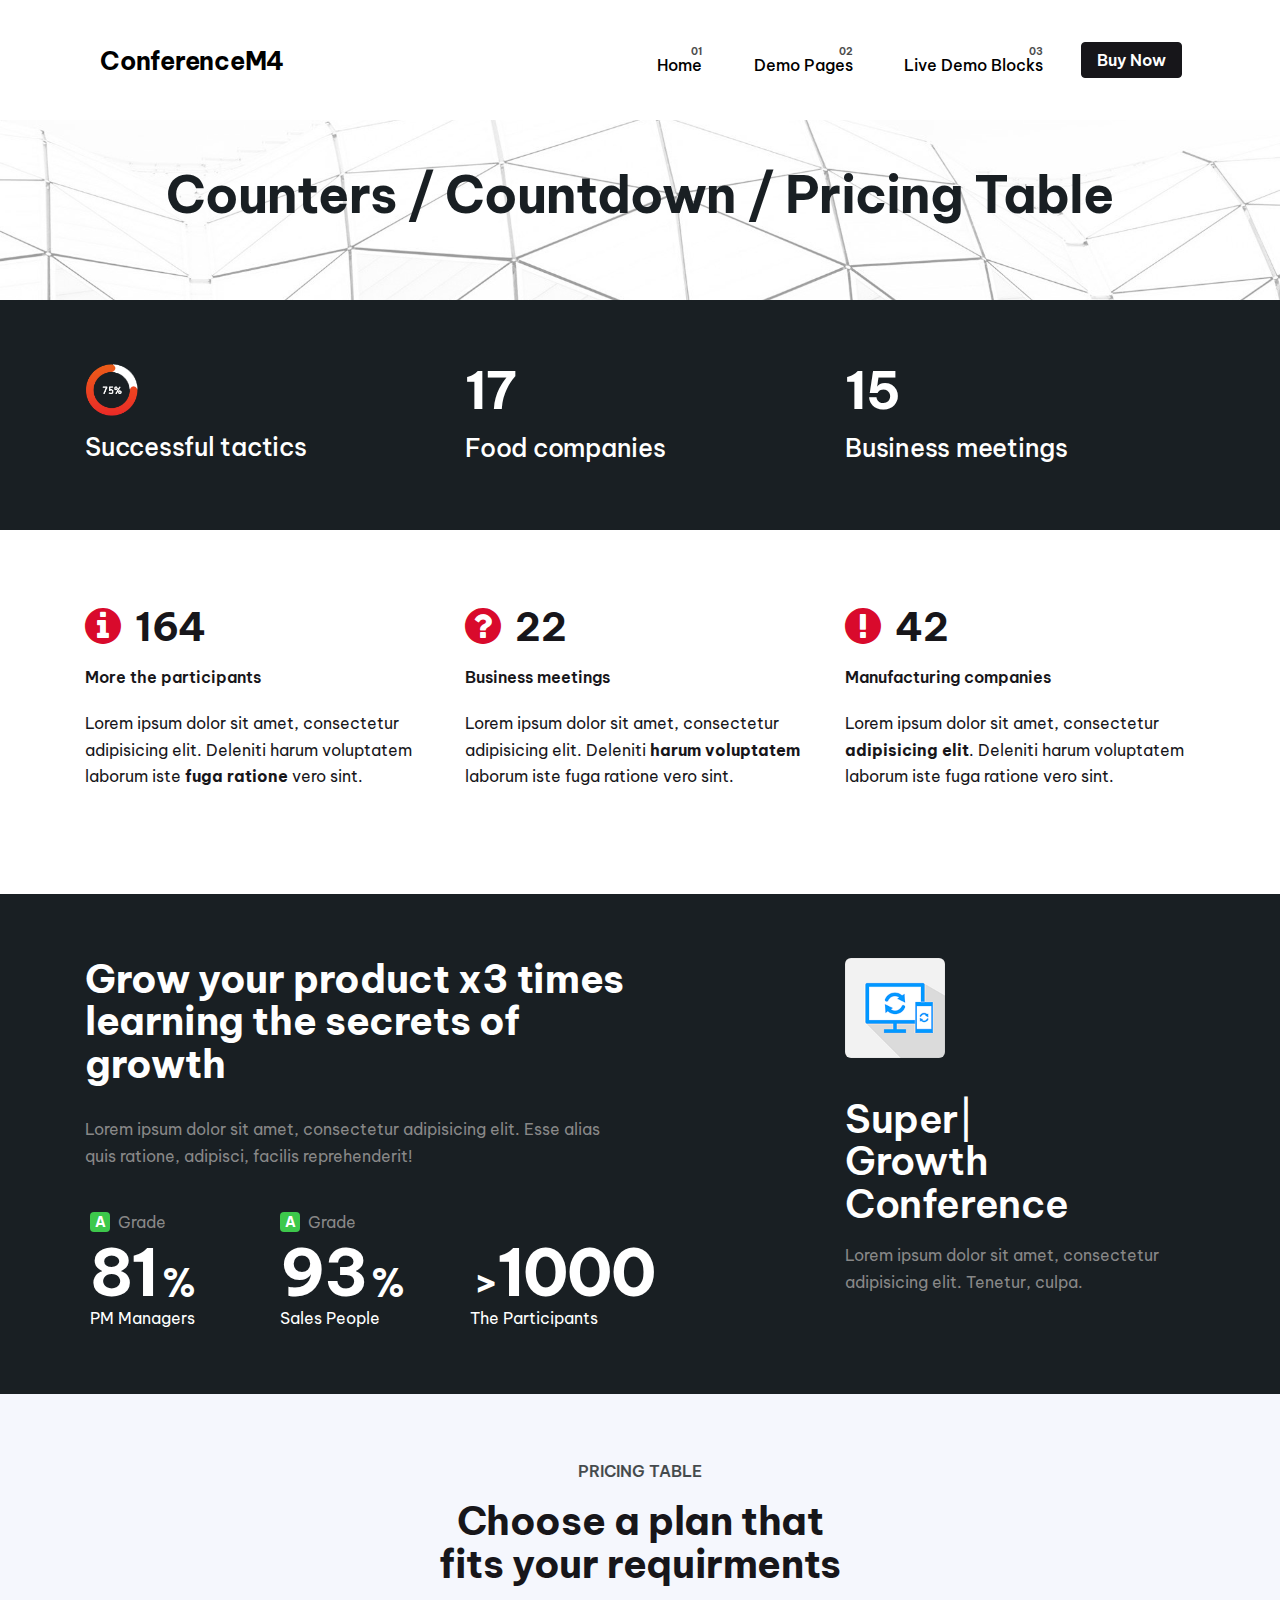
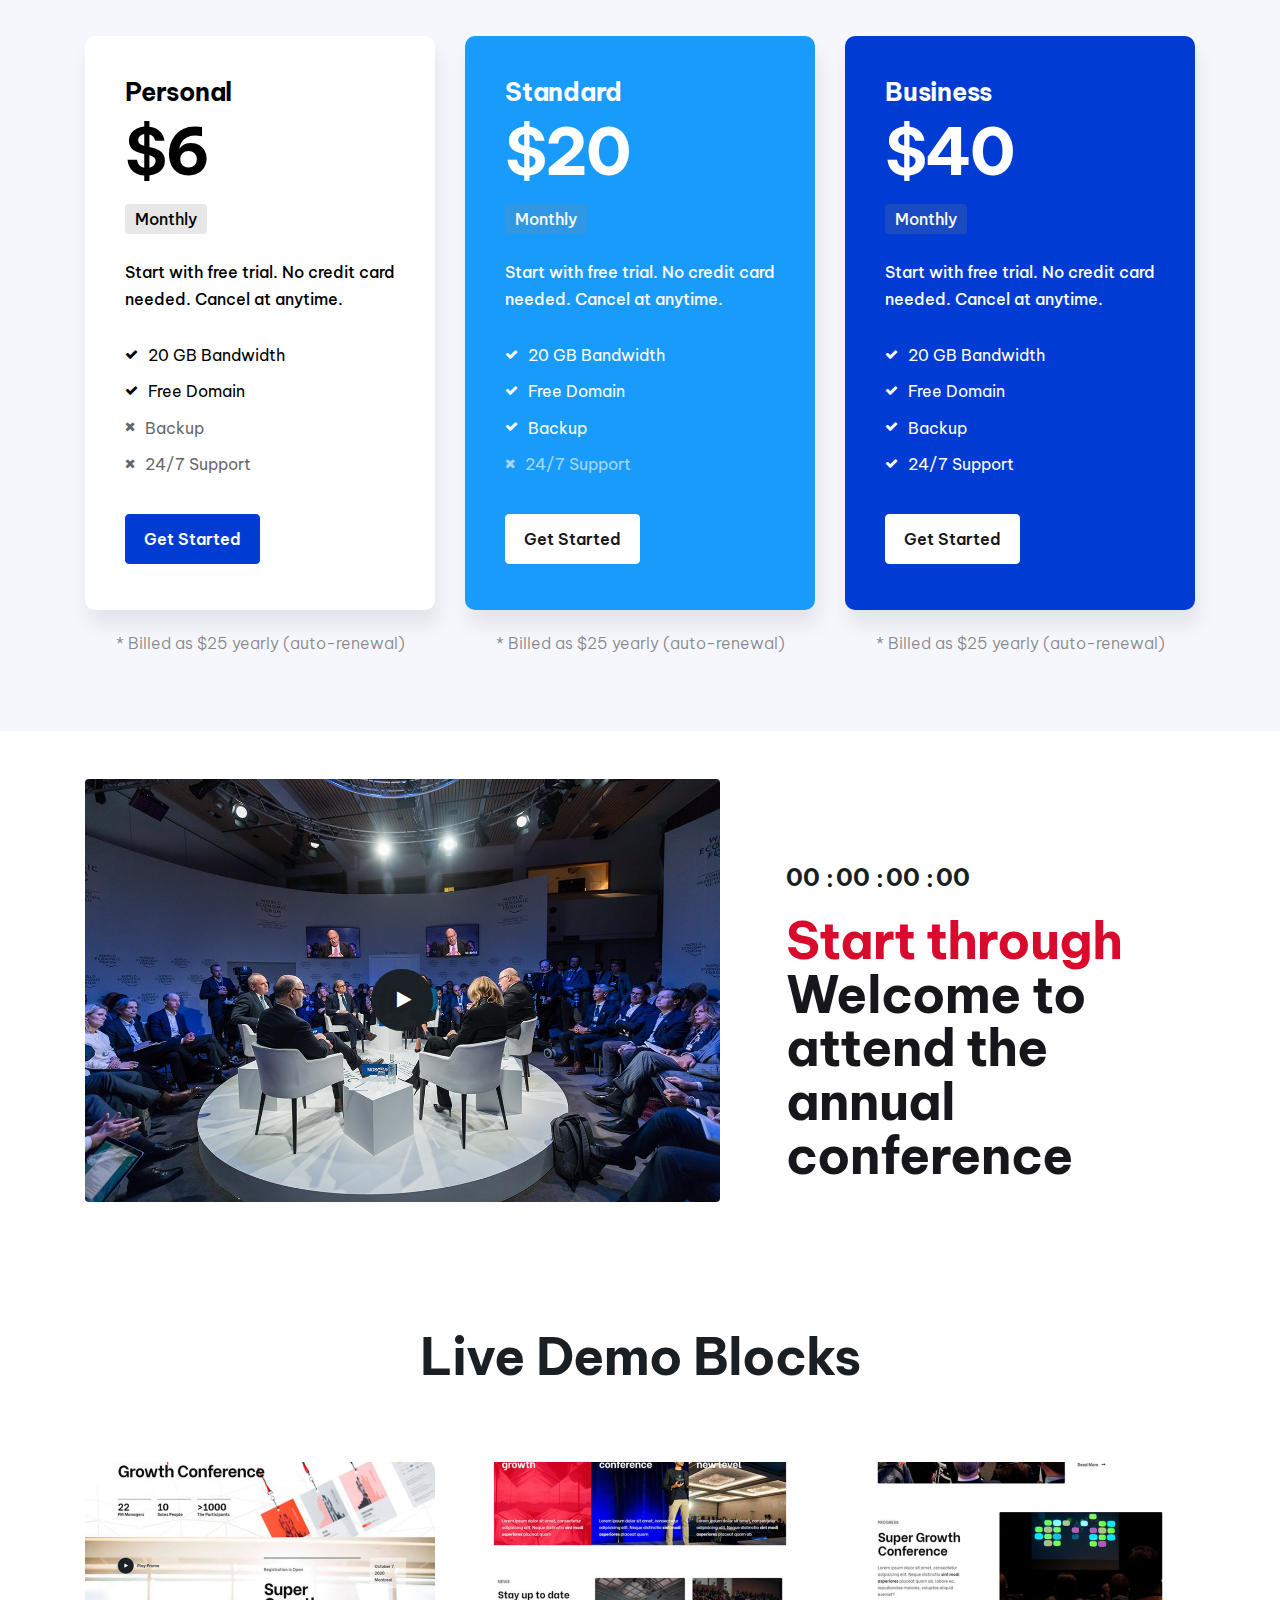
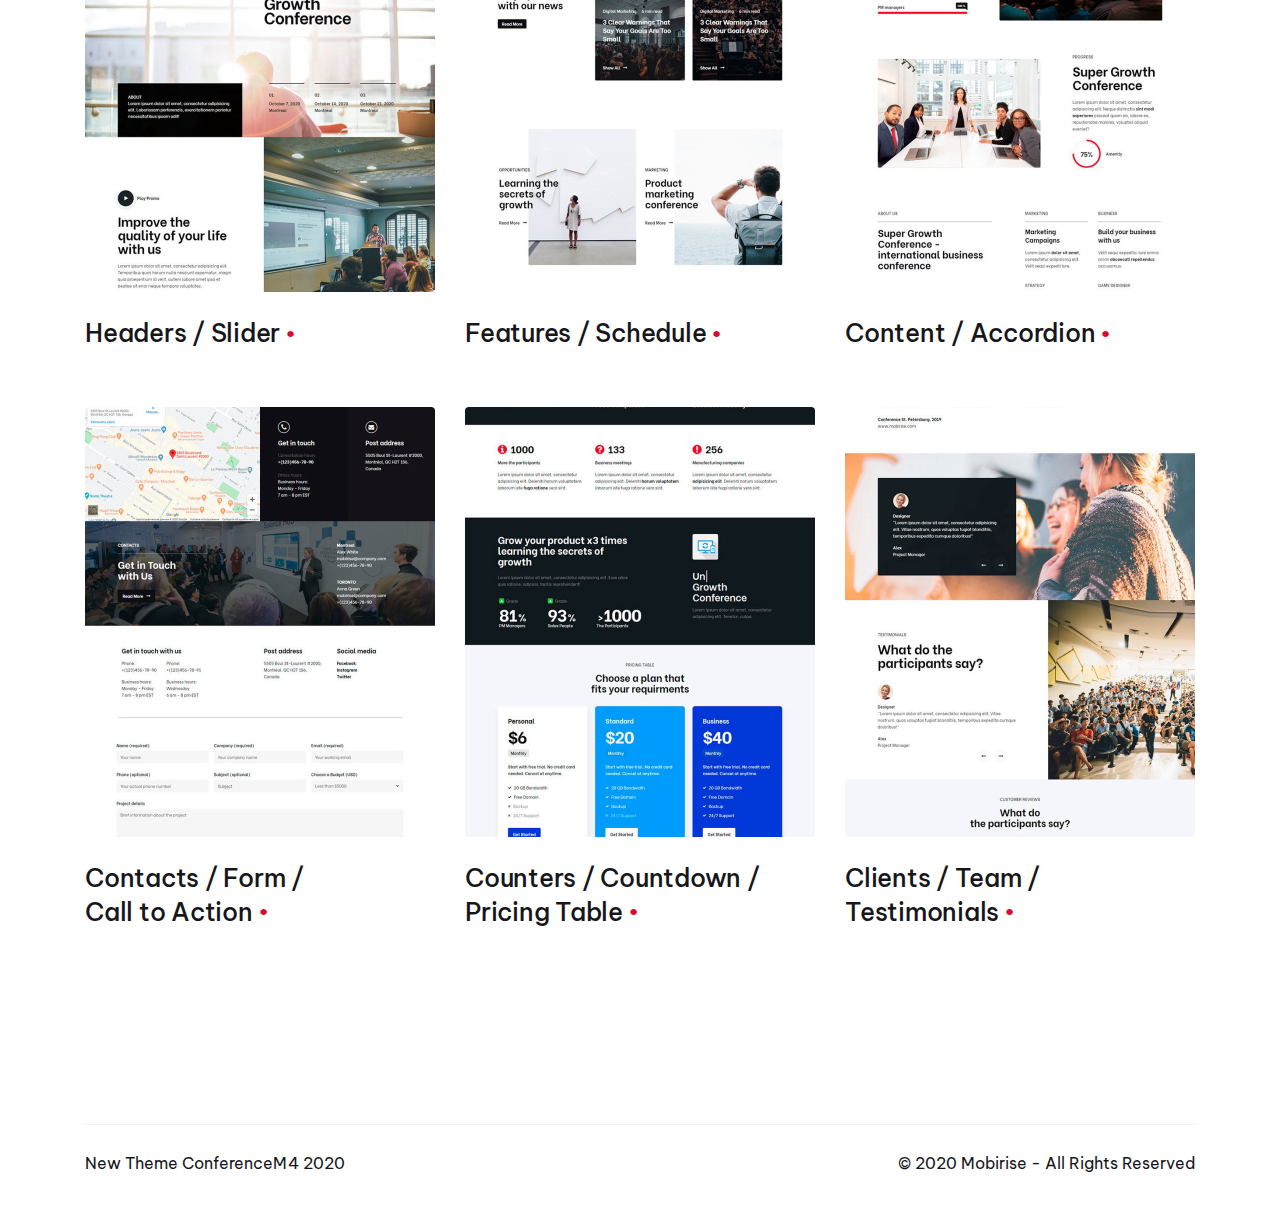
<file: counters.html>
<!DOCTYPE html>
<html  >
<head>
  <!-- Site made with Mobirise Website Builder v4.11.7, https://mobirise.com -->
  <meta charset="UTF-8">
  <meta http-equiv="X-UA-Compatible" content="IE=edge">
  <meta name="generator" content="Mobirise v4.11.7, mobirise.com">
  <meta name="viewport" content="width=device-width, initial-scale=1, minimum-scale=1">
  <link rel="shortcut icon" href="assets/images/logo.png" type="image/x-icon">
  <meta name="description" content="New ConferenceM4 Theme HTML Template - Download Now!">
  
  <title>ConferenceM4 Theme Counters / Countdown / Pricing Table</title>
  <link rel="stylesheet" href="assets/web/assets/mobirise-icons/mobirise-icons.css">
  <link rel="stylesheet" href="assets/font-awesome/css/font-awesome.css">
  <link rel="stylesheet" href="assets/tether/tether.min.css">
  <link rel="stylesheet" href="assets/bootstrap/css/bootstrap.min.css">
  <link rel="stylesheet" href="assets/bootstrap/css/bootstrap-grid.min.css">
  <link rel="stylesheet" href="assets/bootstrap/css/bootstrap-reboot.min.css">
  <link rel="stylesheet" href="assets/dropdown/css/style.css">
  <link rel="stylesheet" href="assets/theme/css/style.css">
  <link rel="stylesheet" href="assets/recaptcha.css">
  <link rel="preload" as="style" href="assets/mobirise/css/mbr-additional.css"><link rel="stylesheet" href="assets/mobirise/css/mbr-additional.css" type="text/css">
  
  
  
</head>
<body>
  <section class="menu1 cid-rRBQzc80fx" once="menu" id="menu1-1m">

    
    

    <nav class="navbar navbar-dropdown navbar-expand-lg navbar-fixed-top">
                      <div class="container">
        <div class="navbar-brand">
            <div class="col-lg-auto">
            
            <span class="navbar-caption-wrap"><a class="navbar-caption text-black mbr-bold display-7" href="index.html">
                    ConferenceM4</a></span>
        </div>
    </div>
        <button class="navbar-toggler" type="button" data-toggle="collapse" data-target="#navbarSupportedContent" aria-controls="navbarNavAltMarkup" aria-expanded="false" aria-label="Toggle navigation">
            <div class="hamburger">
                <span></span>
                <span></span>
                <span></span>
                <span></span>
            </div>
        </button>
      <div class="collapse navbar-collapse" id="navbarSupportedContent">
            <ul class="navbar-nav nav-dropdown" data-app-modern-menu="true"><li class="nav-item dropdown">
                    <a class="nav-link link text-black display-4" href="index.html">
                        Home</a>
                </li>
                <li class="nav-item dropdown">
                    <a class="nav-link link text-black dropdown-toggle display-4" href="index.html#callToAction1-7" data-toggle="dropdown-submenu" aria-expanded="false">
                        Demo Pages</a><div class="dropdown-menu"><a class="text-black dropdown-item display-4" href="festival_of_colors/index.html">Festival of Color</a><a class="text-black dropdown-item display-4" href="contemporary_art_exhibition/index.html" aria-expanded="false">Contemporary <br>art exibition</a><a class="text-black dropdown-item display-4" href="life_coach/index.html" aria-expanded="false">Life Coach</a></div>
                </li>
                <li class="nav-item dropdown">
                    <a class="nav-link link text-black dropdown-toggle display-4" href="https://mobirise.com" data-toggle="dropdown-submenu" aria-expanded="false">
                         Live Demo Blocks</a><div class="dropdown-menu"><a class="text-black dropdown-item display-4" href="headers.html">Headers / Slider</a><a class="text-black dropdown-item display-4" href="features.html" aria-expanded="false">Features / Schedule</a><a class="text-black dropdown-item display-4" href="content.html" aria-expanded="false">Content / Accordion</a><a class="text-black dropdown-item display-4" href="contacts.html" aria-expanded="false">Contacts / Form / 
<br>Call to Action</a><a class="text-black dropdown-item display-4" href="counters.html" aria-expanded="false">Counters / Countdown / <br>Pricing Table</a><a class="text-black dropdown-item display-4" href="clients.html" aria-expanded="false">Clients / Team / <br>Testimonials</a></div>
                </li></ul>
           <div class="navbar-buttons mbr-section-btn"><a class="btn btn-sm btn-secondary display-4" href="http://my.mobirise.com/buy.php?p=94">
                    Buy Now</a></div>
      </div>
    </div></nav>
</section>



<section class="callToAction1 cid-rROjwknJkA" id="callToAction1-2w">

    

    <div class="mbr-overlay" style="opacity: 0.6; background-color: rgb(255, 255, 255);">
    </div>

    <div class="container">
        <div class="row">
            <div class="content__block text-white col-md-12">
                        <h2 class="mbr-section-title mbr-bold mbr-fonts-style display-2">Counters / Countdown / 
Pricing Table</h2>
                        
                     </div>
                    
                    
            
        </div>
    </div>
</section>

<section class="counters1 counters cid-rRCpT7VpBm" id="counters1-1o">
    

    

    <div class="container">
        <div class="row">
            
        <div class="col-lg-4 col-md-6 text-white content__block">
                <div class="image">
                    <img src="assets/images/grafic.png" alt="" title="">
                </div>
                <p class="img__text mbr-medium mbr-fonts-style display-7">Successful tactics</p>
            </div><div class="col-lg-4 col-md-6 text-white content__block">
                <h3 class="item__head mbr-bold mbr-fonts-style count display-2">100</h3>
                <p class="item__text mbr-medium mbr-fonts-style display-7">Food companies</p>
            </div><div class="col-lg-4 col-md-6 text-white content__block">
                <h3 class="item__head mbr-bold mbr-fonts-style count display-2">89</h3>
                <p class="item__text mbr-medium mbr-fonts-style display-7">Business meetings</p>
            </div></div>
    </div>
</section>

<section class="counters3 counters cid-rRHpL3Dp0U" id="counters3-23">
    

    

    <div class="container">
        <div class="row">
            
            
        <div class="wrap col-lg-4 col-md-6">
                <div class="title__block">
                    <div class="counts__block">
                        <span class="mbr-iconfont fa-info-circle fa" style="font-size: 42px;"></span>
                        <p class="mbr-bold mbr-fonts-style count display-5">1000</p>
                    </div>
                    <p class="item__text mbr-semibold mbr-fonts-style display-4">More the participants</p>
                </div>
                    <p class="mbr-text mbr-fonts-style display-4">Lorem ipsum dolor sit amet, consectetur adipisicing elit. Deleniti harum voluptatem laborum iste <strong>fuga ratione</strong> vero sint.</p>
            </div><div class="wrap col-lg-4 col-md-6">
                <div class="title__block">
                    <div class="counts__block">
                        <span class="mbr-iconfont fa-question-circle fa" style="font-size: 42px;"></span>
                        <p class="mbr-bold mbr-fonts-style count display-5">133</p>
                    </div>
                    <p class="item__text mbr-semibold mbr-fonts-style display-4">Business meetings</p>
                </div>
                    <p class="mbr-text mbr-fonts-style display-4">Lorem ipsum dolor sit amet, consectetur adipisicing elit. Deleniti <strong>harum voluptatem</strong> laborum iste fuga ratione vero sint.</p>
            </div><div class="wrap col-lg-4 col-md-6">
                <div class="title__block">
                    <div class="counts__block">
                        <span class="mbr-iconfont fa-exclamation-circle fa" style="font-size: 42px;"></span>
                        <p class="mbr-bold mbr-fonts-style count display-5">256</p>
                    </div>
                    <p class="item__text mbr-semibold mbr-fonts-style display-4">Manufacturing companies</p>
                </div>
                    <p class="mbr-text mbr-fonts-style display-4">Lorem ipsum dolor sit amet, consectetur <strong>adipisicing elit</strong>. Deleniti harum voluptatem laborum iste fuga ratione vero sint.</p>
            </div></div>
    </div>
</section>

<section class="counters2 counters cid-rRCpTjaFVv" id="counters2-1p">
    

    

    <div class="container">
        <div class="row">
            <div class="col-lg-6 text-white">
                <h2 class="mbr-section-title mbr-bold mbr-fonts-style display-5">Grow your product x3 times learning the secrets of growth</h2>
                <p class="mbr-section-text mbr-fonts-style display-4">
                   Lorem ipsum dolor sit amet, consectetur adipisicing elit. Esse alias quis ratione, adipisci, facilis reprehenderit!</p>
                <div class="row features__block">
                    <div class="col-md-4 col-sm-4 col-xs-4 features__item">
                        <div class="item__head">
                            <span class="item__head-group mbr-fonts-style">A</span>
                            <p class="item__head-text mbr-fonts-style display-4">Grade</p>
                        </div>
                        <div class="item__middle">
                             <span class="item__middle-count mbr-bold mbr-fonts-style count display-1">81</span>
                            <span class="item__middle-percent mbr-bold mbr-fonts-style display-5">%</span>
                        </div>
                        <p class="item__bot mbr-fonts-style display-4">PM Managers</p>
                    </div>
                    <div class="col-md-4 col-sm-4 col-xs-4 features__item">
                        <div class="item__head">
                            <span class="item__head-group mbr-fonts-style">A</span>
                            <p class="item__head-text mbr-fonts-style display-4">Grade</p>
                        </div>
                        <div class="item__middle">
                             <span class="item__middle-count mbr-bold mbr-fonts-style count display-1">93</span>
                            <span class="item__middle-percent mbr-bold mbr-fonts-style display-5">%</span>
                        </div>
                        <p class="item__bot mbr-fonts-style display-4">Sales People</p>
                    </div>
                     <div class="col-md-4 col-sm-4 col-xs-4 features__item">
                        <div class="item__middle">
                            <span class="item__middle-percent mbr-bold mbr-fonts-style display-5">&gt;</span>
                             <span class="item__middle-count mbr-bold mbr-fonts-style count display-1">1000</span>
                        </div>
                        <p class="item__bot mbr-fonts-style display-4">The Participants</p>
                    </div>
                </div>
            </div>
            <div class="col-lg-4 lg-push-2 text-white">
                <div class="image">
                    <img src="assets/images/grafic2.png" alt="" title="">
                </div>
                
            <div class="typed-text display-5">
                <span>
                  <span class="animated-element mbr-semibold" data-word1="Super" data-word2="Unique" data-word3="Modern" data-speed="1">
                  </span>
                </span>
            </div>
                    <p class="text__right mbr-semibold mbr-fonts-style display-5">Growth Conference</p>
                
                <p class="subtitle__right mbr-fonts-style display-4">Lorem ipsum dolor sit amet, consectetur adipisicing elit. Tenetur, culpa.</p>
            </div>
        </div>
    </div>
</section>

<section class="pricing cid-rRCpY3KERP" id="pricing-1s">

    

    

    <div class="container">
        <div class="row">
            <div class="col-lg-12 content__block align-center">
                <h3 class="mbr-section-subtitle mbr-semibold mbr-fonts-style display-4">PRICING TABLE</h3>
                <h2 class="mbr-section-title mbr-bold mbr-fonts-style display-5">Choose a plan that <br>fits your requirments</h2>
            </div> 
        </div>
        <div class="row wrap">
            <div class="col-lg-4 col-md-6">
                <div class="wrap__card item1">
                    <h4 class="card__title mbr-bold mbr-fonts-style display-7">Personal</h4>
                    <h3 class="card__price mbr-bold mbr-fonts-style display-1">$6</h3>
                    <div class="time__block">
                        <p class="card__time mbr-medium mbr-fonts-style display-4">Monthly</p>
                    </div>
                    <p class="mbr-text mbr-medium mbr-fonts-style display-4">Start with free trial. No credit card needed. Cancel at anytime.</p>
                    <div class="price__list_check">
                        <div class="item__list mbr-fonts-style display-4">
                            <p class="item">20 GB Bandwidth</p>
                            <p class="item">Free Domain</p>
                        </div>
                    </div>
                    <div class="price__list_close">
                        <div class="item__list mbr-fonts-style display-4">
                            <p class="item">Backup</p>
                            <p class="item">24/7 Support</p>
                        </div>
                    </div>
                        
                    <div class="mbr-section-btn"><a class="btn btn-info display-4" href="#">Get Started</a></div>
                </div>
                <p class="footnote mbr-light align-center mbr-fonts-style display-4">* Billed as $25 yearly (auto-renewal)</p>
            </div>
            
            <div class="col-lg-4 col-md-6">
                <div class="wrap__card item2 text-white">
                    <h4 class="card__title mbr-bold mbr-fonts-style display-7">Standard</h4>
                    <h3 class="card__price mbr-bold mbr-fonts-style display-1">$20</h3>
                    <div class="time__block">
                        <p class="card__time mbr-medium mbr-fonts-style display-4">Monthly</p>
                    </div>
                    <p class="mbr-text mbr-medium mbr-fonts-style display-4">Start with free trial. No credit card needed. Cancel at anytime.</p>
                    <div class="price__list_check">
                        <div class="item__list mbr-fonts-style display-4">
                            <p class="item">20 GB Bandwidth</p>
                            <p class="item">Free Domain</p><p class="item">Backup</p>
                        </div>
                    </div>
                    <div class="price__list_close">
                        <div class="item__list mbr-fonts-style display-4">
                            <p class="item">24/7 Support</p>
                        </div>
                    </div>
                        
                    <div class="mbr-section-btn"><a class="btn btn-white display-4" href="#">Get Started</a></div>
                </div>
                <p class="footnote mbr-light align-center mbr-fonts-style display-4">* Billed as $25 yearly (auto-renewal)</p>
            </div>
            
            
            <div class="col-lg-4 col-md-6">
                <div class="wrap__card item3 text-white">
                    <h4 class="card__title mbr-bold mbr-fonts-style display-7">Business</h4>
                    <h3 class="card__price mbr-bold mbr-fonts-style display-1">$40</h3>
                    <div class="time__block">
                        <p class="card__time mbr-medium mbr-fonts-style display-4">Monthly</p>
                    </div>
                    <p class="mbr-text mbr-medium mbr-fonts-style display-4">Start with free trial. No credit card needed. Cancel at anytime.</p>
                    <div class="price__list_check">
                        <div class="item__list mbr-fonts-style display-4">
                            <p class="item">20 GB Bandwidth</p>
                            <p class="item">Free Domain</p><p class="item">Backup</p><p class="item">24/7 Support</p>
                        </div>
                    </div>
                        
                    <div class="mbr-section-btn"><a class="btn btn-white display-4" href="#">Get Started</a></div>
                </div>
                <p class="footnote mbr-light align-center mbr-fonts-style display-4">* Billed as $25 yearly (auto-renewal)</p>
            </div>
            
        </div>
    </div>
</section>

<section class="сountdown cid-rRHpQ6tZPZ" id="countdown-24">

    

    

    <div class="container">
        <div class="row align-items-end flex-row-reverse">
            <div class="col-lg-5 content__block">
            
        <div class="countdown-cont ">
        <div class="countdown" data-due-date="2020/03/01"></div>
    </div>        
                <div>
                <div class="span__title mbr-bold mbr-fonts-style display-2">Start through</div>
                <h2 class="mbr-section-title mbr-bold mbr-fonts-style display-2">Welcome to attend the annual conference</h2>
                    </div>
            </div>
            
            
            <div class="col-lg-7">
                <div class="image">
                    <img src="assets/images/conference16.jpg" alt="" title="">
                    <div class="mbr-figure">
                        <div class="mbr-media show-modal align-center" data-modal=".modalWindow">
                            <div class="anim">
                             <span class="mbr-iconfont fa-play fa"></span>
                                </div>
                            </div>

                    <div class="modalWindow" style="display: none;">
                        <div class="modalWindow-container">
                            <div class="modalWindow-video-container">
                                <div class="modalWindow-video">
                                    <iframe width="100%" height="100%" frameborder="0" allowfullscreen="1" data-src="https://www.youtube.com/watch?v=36YgDDJ7XSc"></iframe>
                                </div>
                                <a class="close" role="button" data-dismiss="modal">
                                    <span aria-hidden="true" class="mbri-close mbr-iconfont closeModal"></span>
                                    <span class="sr-only">Close</span>
                                </a>
                            </div>
                        </div>
                    </div>
                </div>
                </div>
                
            </div>
        </div>
    </div>
</section>

<section class="callToAction1 cid-rROgOkLwgN" id="callToAction1-2i">

    

    

    <div class="container">
        <div class="row">
            <div class="content__block text-white col-md-12">
                        <h2 class="mbr-section-title mbr-bold mbr-fonts-style display-2">Live Demo Blocks</h2>
                        
                     </div>
                    
                    
            
        </div>
    </div>
</section>

<section class="features7 cid-rROtX2H8EY" id="features7-30">

    

    

    <div class="container">
        
        
        <div class="row">
            <div class="wrap col-lg-4 col-sm-12">
                <div class="image">
                    <a href="headers.html"><img src="assets/images/headers-700x1050.jpg" alt="" title=""></a>
                </div>
                <div class="descr__block">
                    
                    <p class="descr__text mbr-medium mbr-fonts-style display-7">Headers / Slider</p>
                    <div class="link__text mbr-fonts-style display-4"><a href="headers.html" class="link__hover mbr-semibold text-secondary">Live Demo</a></div>
                </div>
            </div>
            <div class="wrap col-lg-4 col-sm-12">
                <div class="image">
                    <a href="features.html"><img src="assets/images/features-700x1050.jpg" alt="" title=""></a>
                </div>
                <div class="descr__block">
                    
                    <p class="descr__text mbr-medium mbr-fonts-style display-7">Features / Schedule</p>
                    <div class="link__text mbr-fonts-style display-4">
                        <a href="features.html" class="link__hover mbr-semibold text-secondary">Live Demo</a>
                    </div>
                </div>
            </div>
            <div class="wrap col-lg-4 col-sm-12">
                <div class="image">
                    <a href="content.html"><img src="assets/images/content-1-700x1050.jpg" alt="" title=""></a>
                </div>
                <div class="descr__block">
                    
                    <p class="descr__text mbr-medium mbr-fonts-style display-7">Content / Accordion</p>
                    <div class="link__text mbr-fonts-style display-4">
                        <a href="content.html" class="link__hover mbr-semibold text-secondary">Live Demo</a>
                    </div>
                </div>
            </div>
        </div>
        
        
        <div class="row">
            <div class="wrap col-lg-4 col-sm-12">
                <div class="image">
                    <a href="contacts.html"><img src="assets/images/contacts-700x1050.jpg" alt="" title=""></a>
                </div>
                <div class="descr__block">
                    
                    <p class="descr__text mbr-medium mbr-fonts-style display-7">Contacts / Form / 
<br>Call to Action</p>
                    <div class="link__text mbr-fonts-style display-4">
                        <a href="contacts.html" class="link__hover mbr-semibold text-secondary">Live Demo</a>
                    </div>
                </div>
            </div>
            <div class="wrap col-lg-4 col-sm-12">
                <div class="image">
                    <a href="counters.html"><img src="assets/images/counters-700x1050.jpg" alt="" title=""></a>
                </div>
                <div class="descr__block">
                    
                    <p class="descr__text mbr-medium mbr-fonts-style display-7">Counters / Countdown / 
<br>Pricing Table</p>
                    <div class="link__text mbr-fonts-style display-4">
                        <a href="counters.html" class="link__hover mbr-semibold text-secondary">Live Demo</a>
                    </div>
                </div>
            </div>
            <div class="wrap col-lg-4 col-sm-12">
                <div class="image">
                    <a href="clients.html"><img src="assets/images/clients-700x1050.jpg" alt="" title=""></a>
                </div>
                <div class="descr__block">
                    
                    <p class="descr__text mbr-medium mbr-fonts-style display-7">Clients / Team / 
<br>Testimonials</p>
                    <div class="link__text mbr-fonts-style display-4">
                        <a href="clients.html" class="link__hover mbr-semibold text-secondary">Live Demo</a>
                    </div>
                </div>
            </div>
        </div>
       
        
    </div>
</section>

<section class="footer1 cid-rRBQCMhHrw" id="footer1-1n">

    

    

    <div class="container">
        <div class="row justify-content-between">
            
            
            <div class="col-md-6 wrap col-lg-4 col-lg-6">
                <div class="footer__content">
                    <h4 class="mbr-fonts-style mbr-semibold title__adress display-4">Partnership</h4>
                    <p class="work__adress mbr-fonts-style display-4">Interested in working with us?<br><strong>mobirise@company.com</strong></p>
                </div>
                <div class="footer__content">
                    <h4 class="mbr-fonts-style mbr-semibold title__adress display-4">Phone</h4>
                    <p class="work__adress mbr-fonts-style display-4">Ph: +(123)456-78-90</p>
                </div>
            </div>
            <div class="col-md-6 wrap col-lg-6">
                <div class="footer__content">
                    <h4 class="mbr-fonts-style mbr-semibold title__adress display-4">Subscribe</h4>
                   <div class="subscribe__form" data-form-type="formoid">
                <!---Formbuilder Form--->
                <form action="https://mobirise.com/" method="POST" class="mbr-form form-with-styler" data-form-title="Mobirise Form"><input type="hidden" name="email" data-form-email="true" value="HfVkrQsGKgizZ3M4zrY+CwJyy93RhOzrVjECRVEK49ZQrlRig35E0jmjDyCsSZR09NmBWyrJK52MqGq5eukFlutt1uHJaAnN0y31dvsxmJs643yLRzG1J5rCIrUsRd+0">
                    <div class="row">
                        <div hidden="hidden" data-form-alert="" class="alert alert-success col-12">Thanks for filling out the form!</div>
                        <div hidden="hidden" data-form-alert-danger="" class="alert alert-danger col-12">
                        </div>
                    </div>
                    <div class="dragArea row">
                        <div class="form-group col-md-7  col-6" data-for="email">
                            <input type="email" name="email" placeholder="Your email" data-form-field="Email" required="required" class="form-control display-4" id="email-footer1-1n">
                        </div>
                        <div class="col-md-5 col-6 input-group-btn"><button type="submit" class="btn btn-lg btn-secondary display-4">Subscribe</button></div>
                    </div>
                </form><!---Formbuilder Form--->
            </div>
                </div>
            </div> 
            
            
            </div>
            <div class="divider"></div>
            <div class="row align-items-baseline">
                <div class="col-md-6">
                     <p class="privacy mbr-fonts-style align-left display-4">New Theme ConferenceM4 2020</p>
                </div>
                <div class="col-md-6">
                     <p class="privacy mbr-fonts-style align-right display-4">© 2020 Mobirise - All Rights Reserved</p>
                </div>
            </div>
        </div>
                
</section>


  <script src="assets/web/assets/jquery/jquery.min.js"></script>
  <script src="assets/popper/popper.min.js"></script>
  <script src="assets/tether/tether.min.js"></script>
  <script src="assets/bootstrap/js/bootstrap.min.js"></script>
  <script src="assets/Typed/typed.min.js"></script>
  <script src="assets/touchswipe/jquery.touch-swipe.min.js"></script>
  <script src="assets/smoothscroll/smooth-scroll.js"></script>
  <script src="assets/viewportchecker/jquery.viewportchecker.js"></script>
  <script src="assets/dropdown/js/nav-dropdown.js"></script>
  <script src="assets/dropdown/js/navbar-dropdown.js"></script>
  <script src="assets/countdown/jquery.countdown.min.js"></script>
  <script src="assets/theme/js/script.js"></script>
  
  
</body>
</html>
</file>
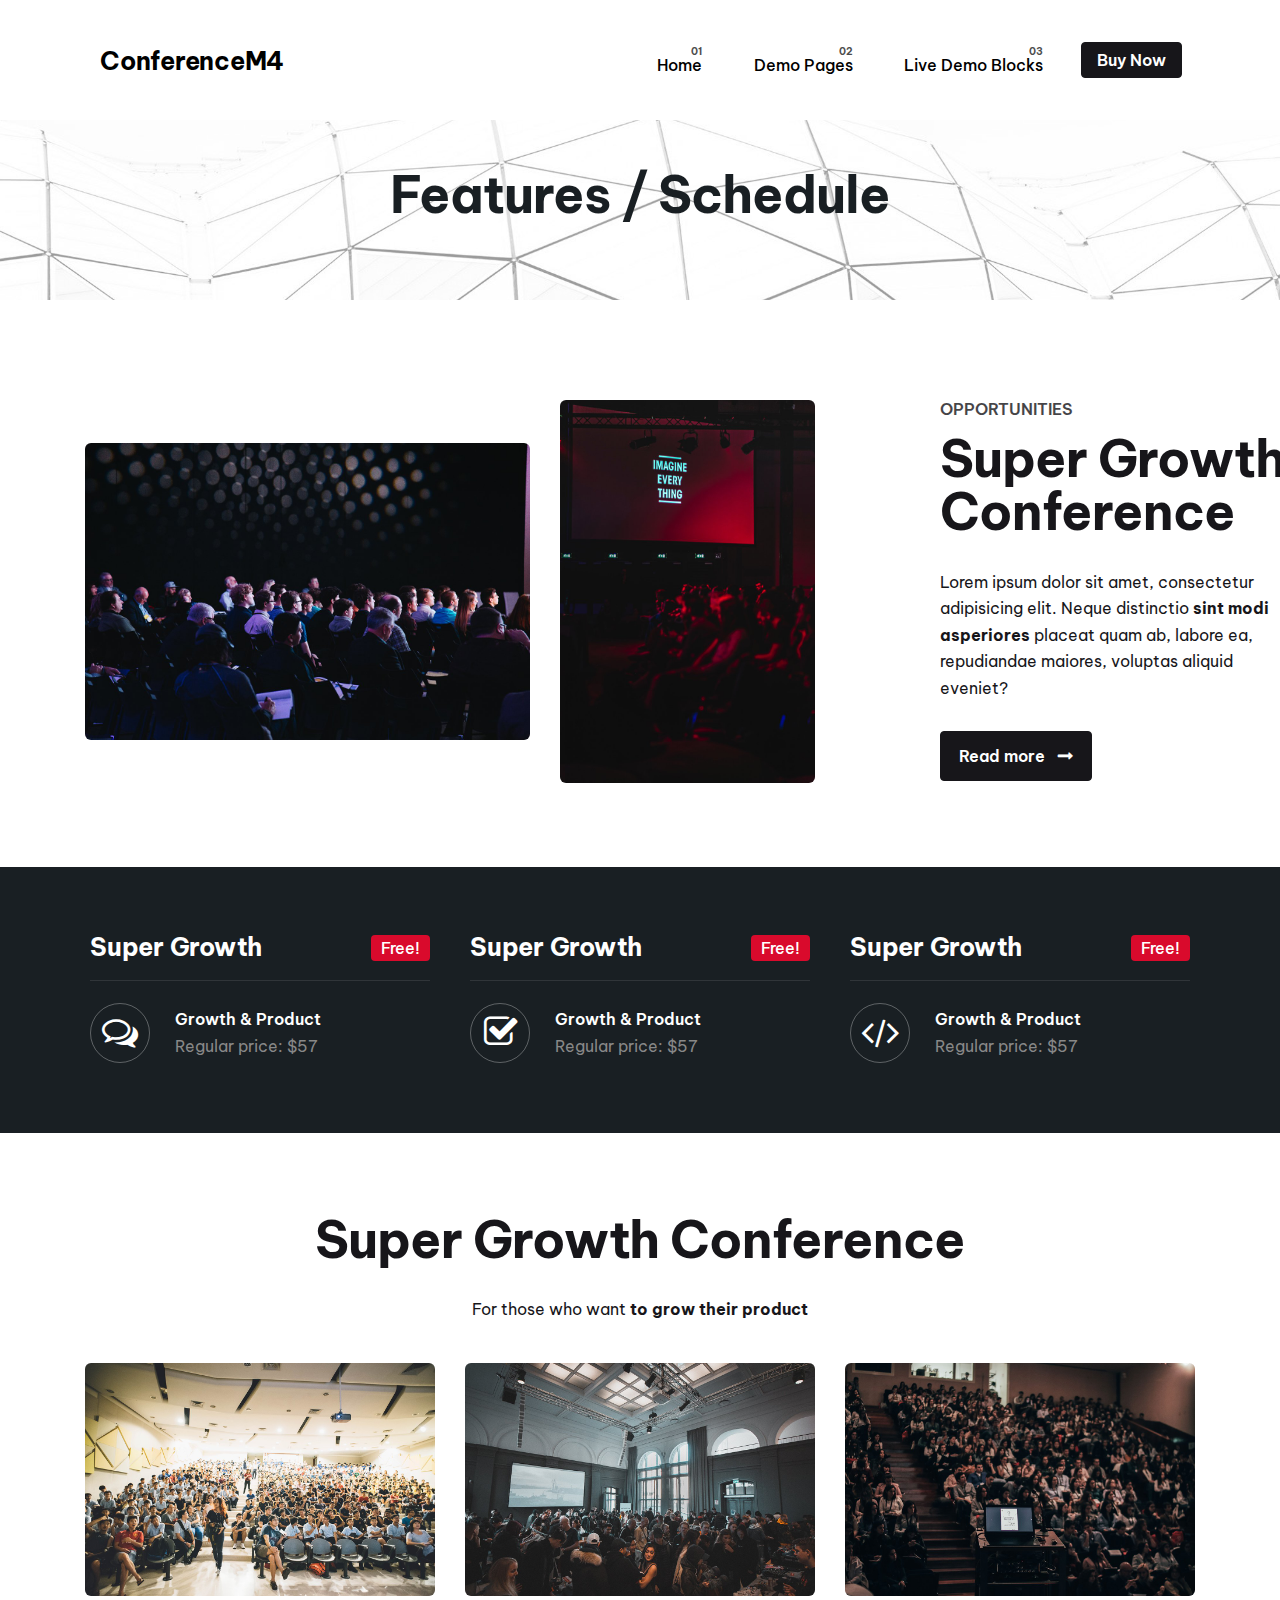
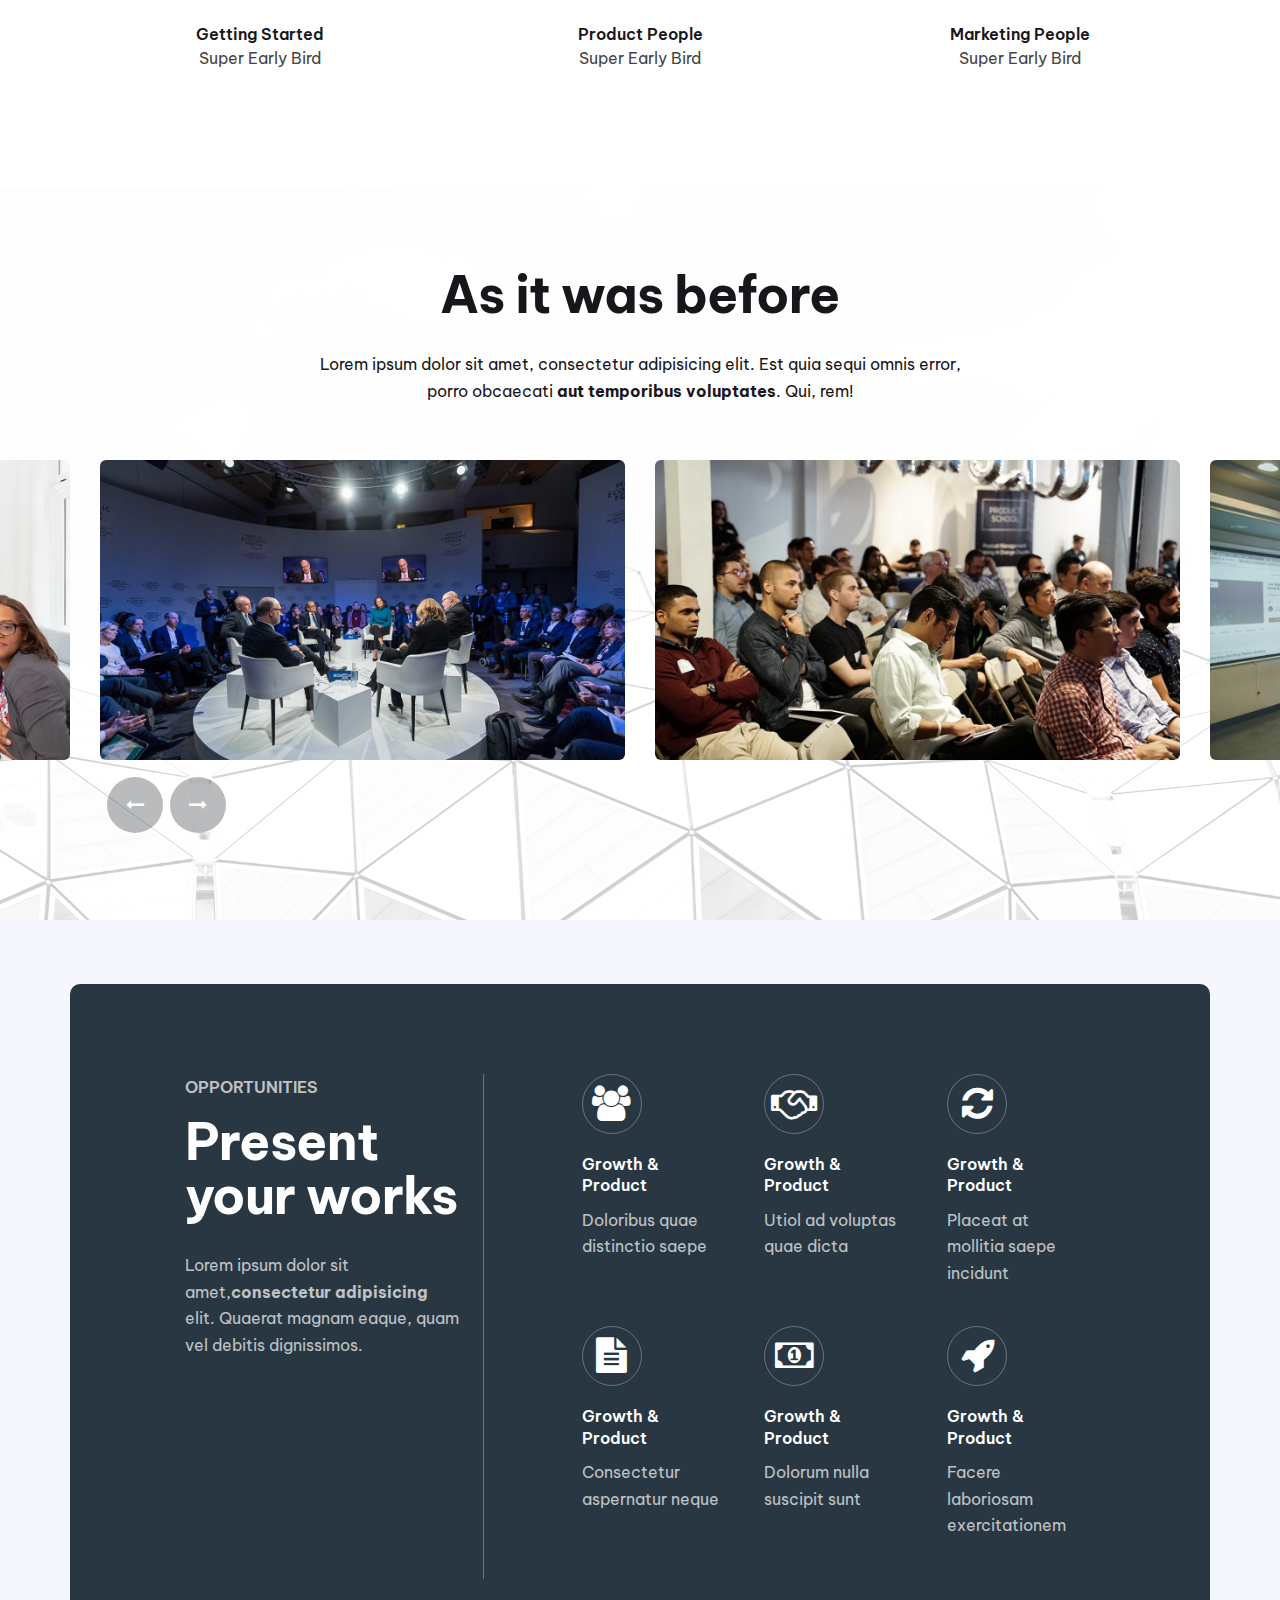
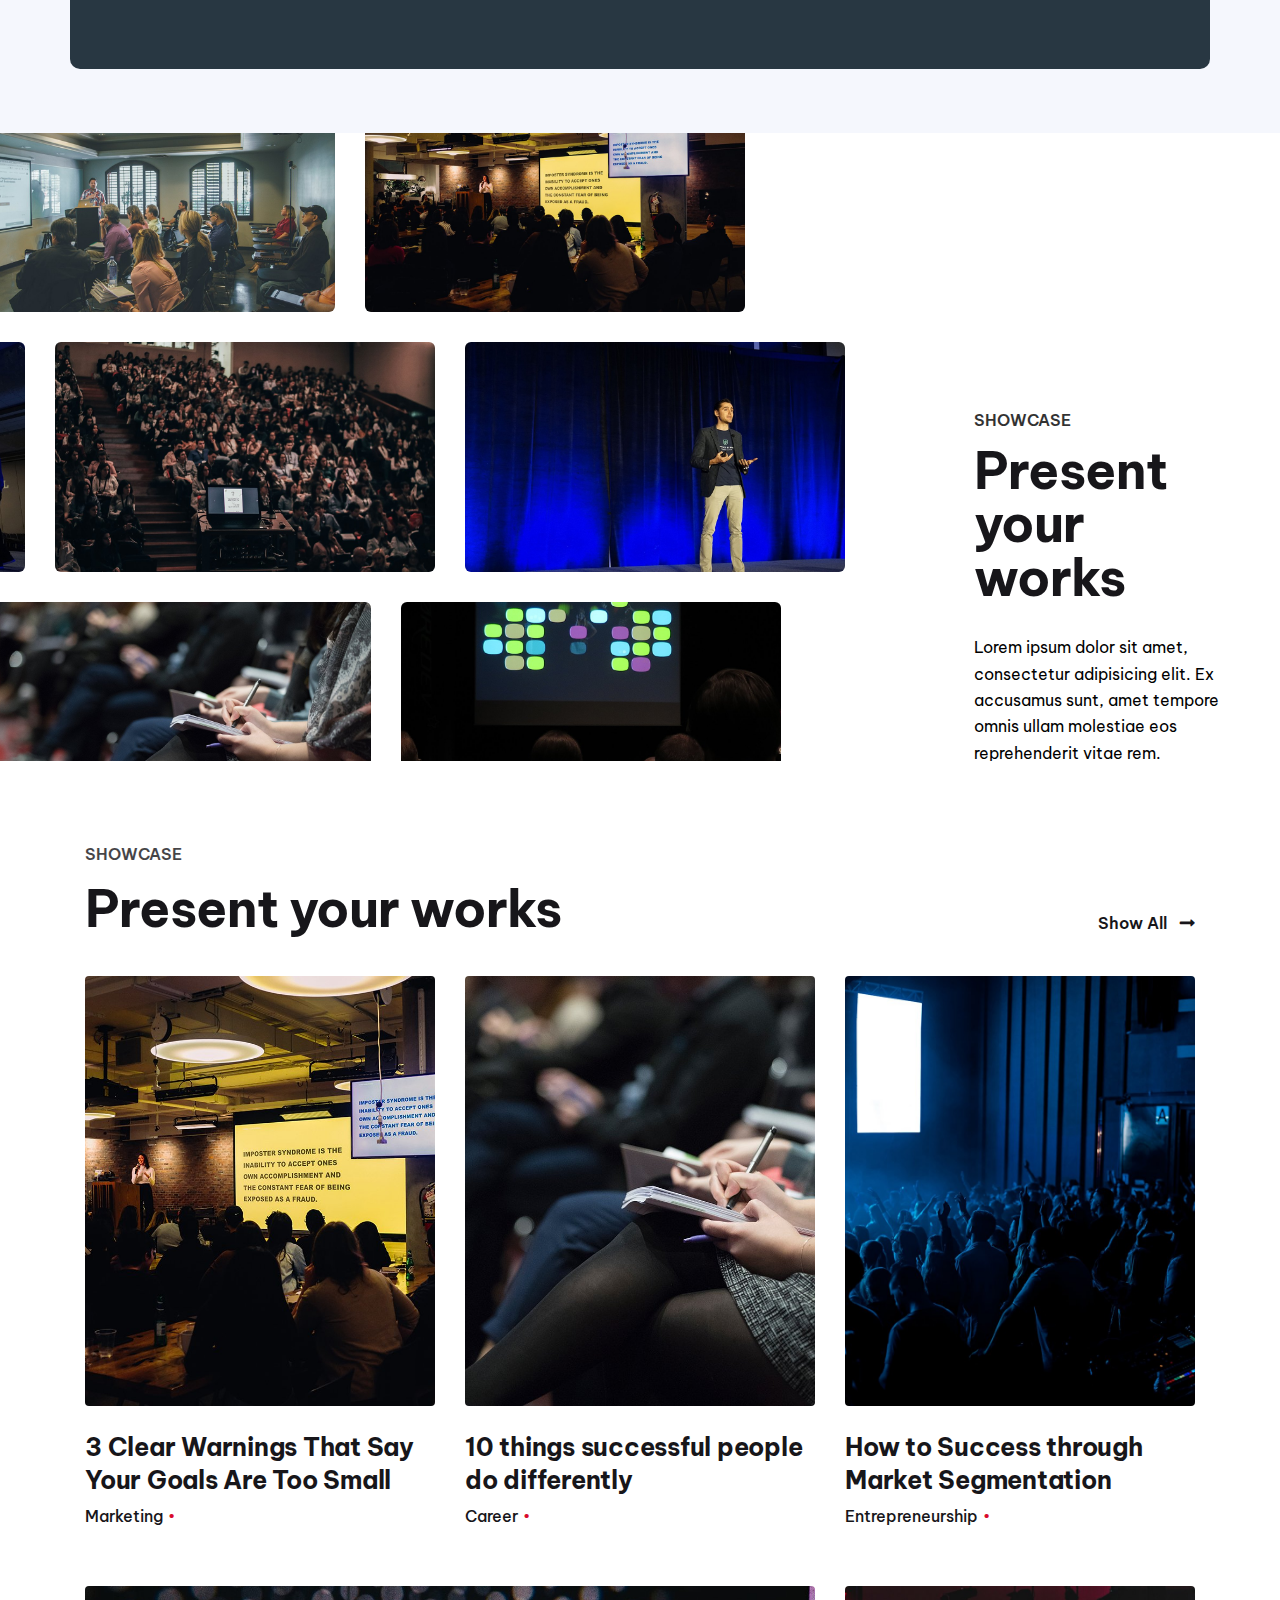
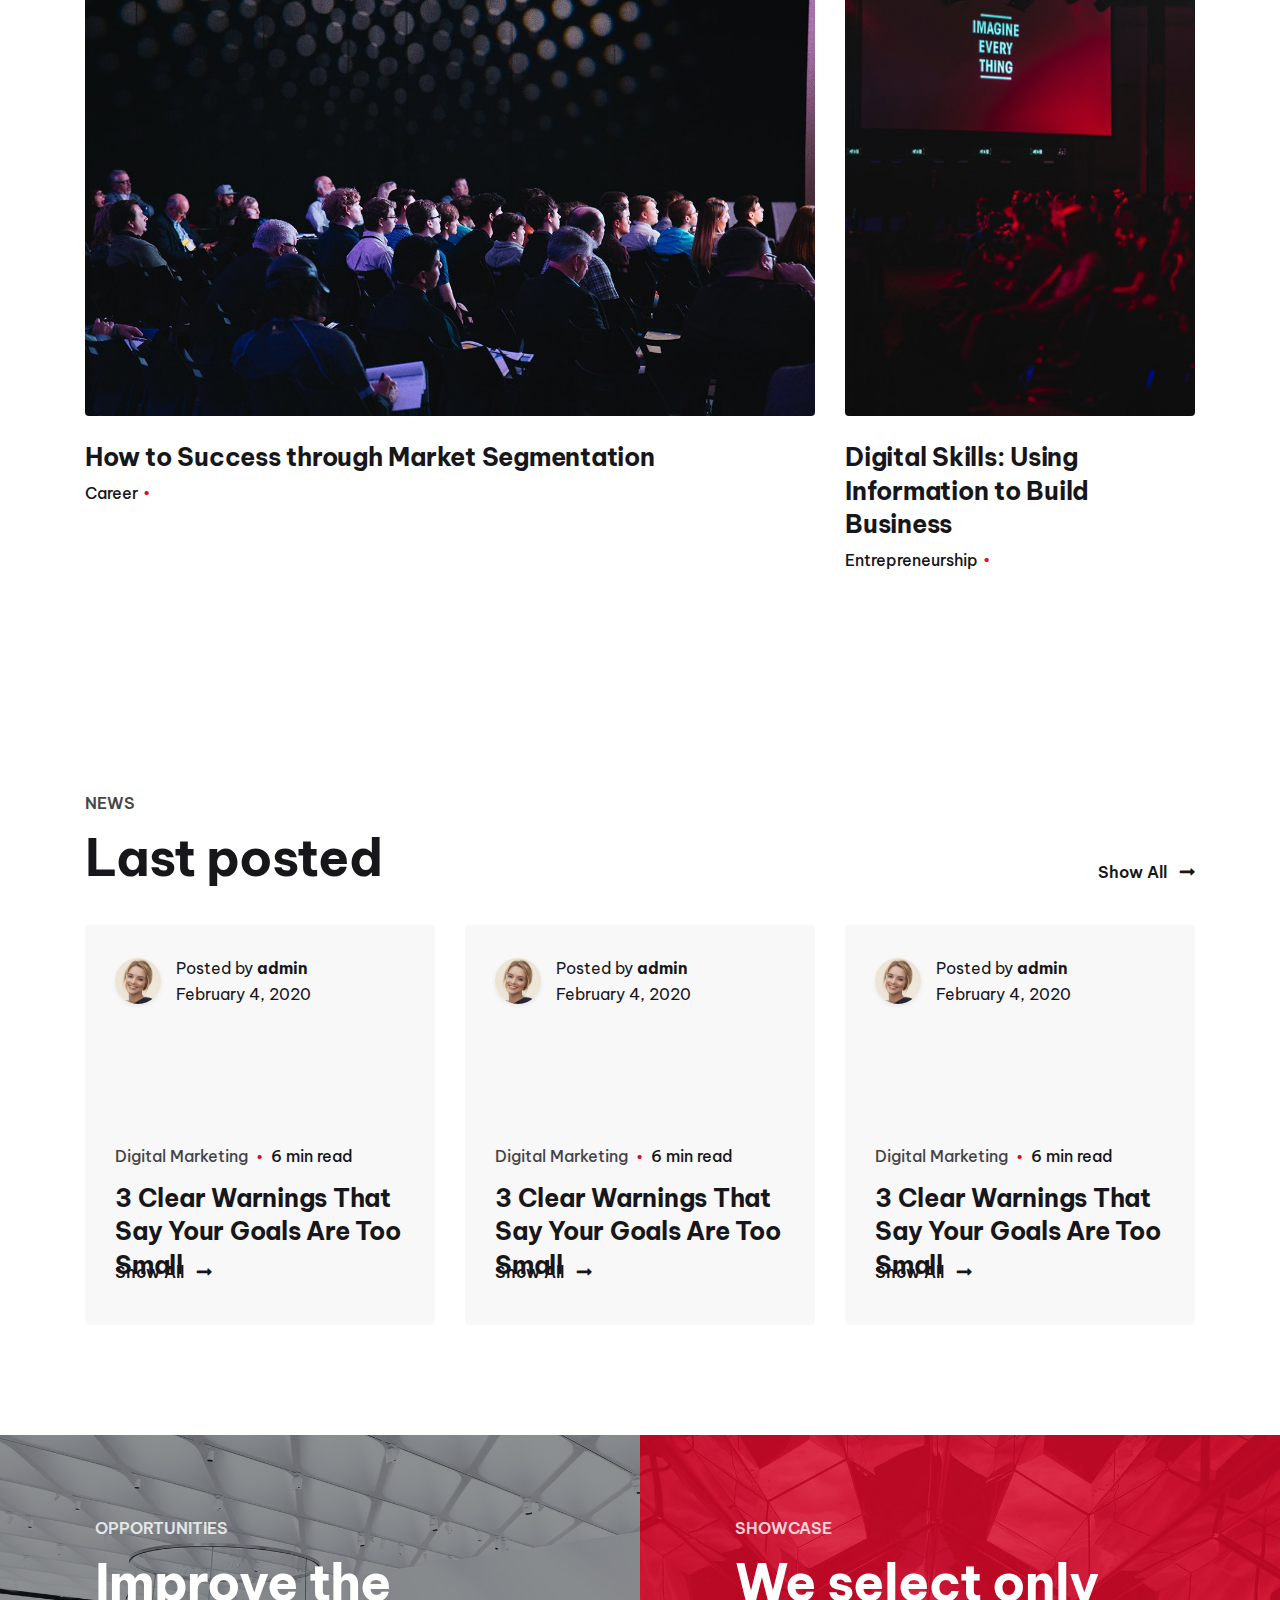
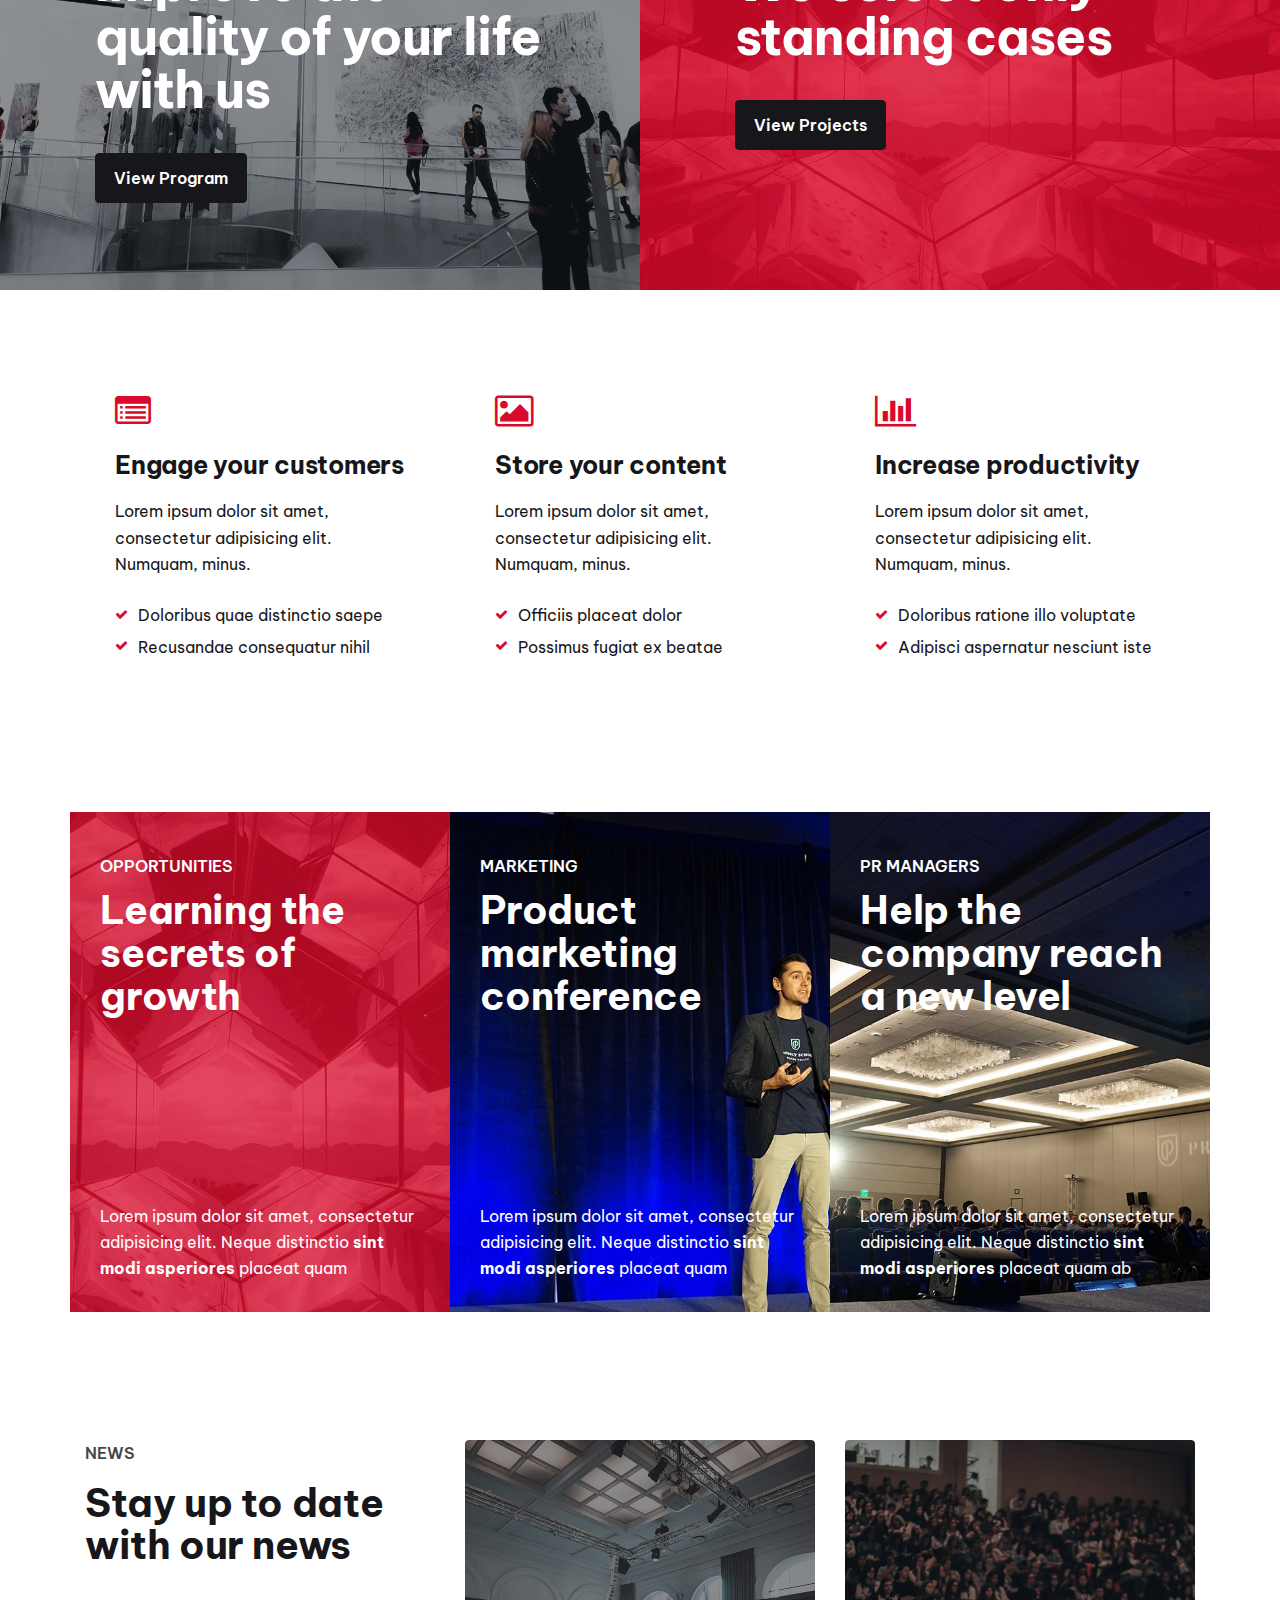
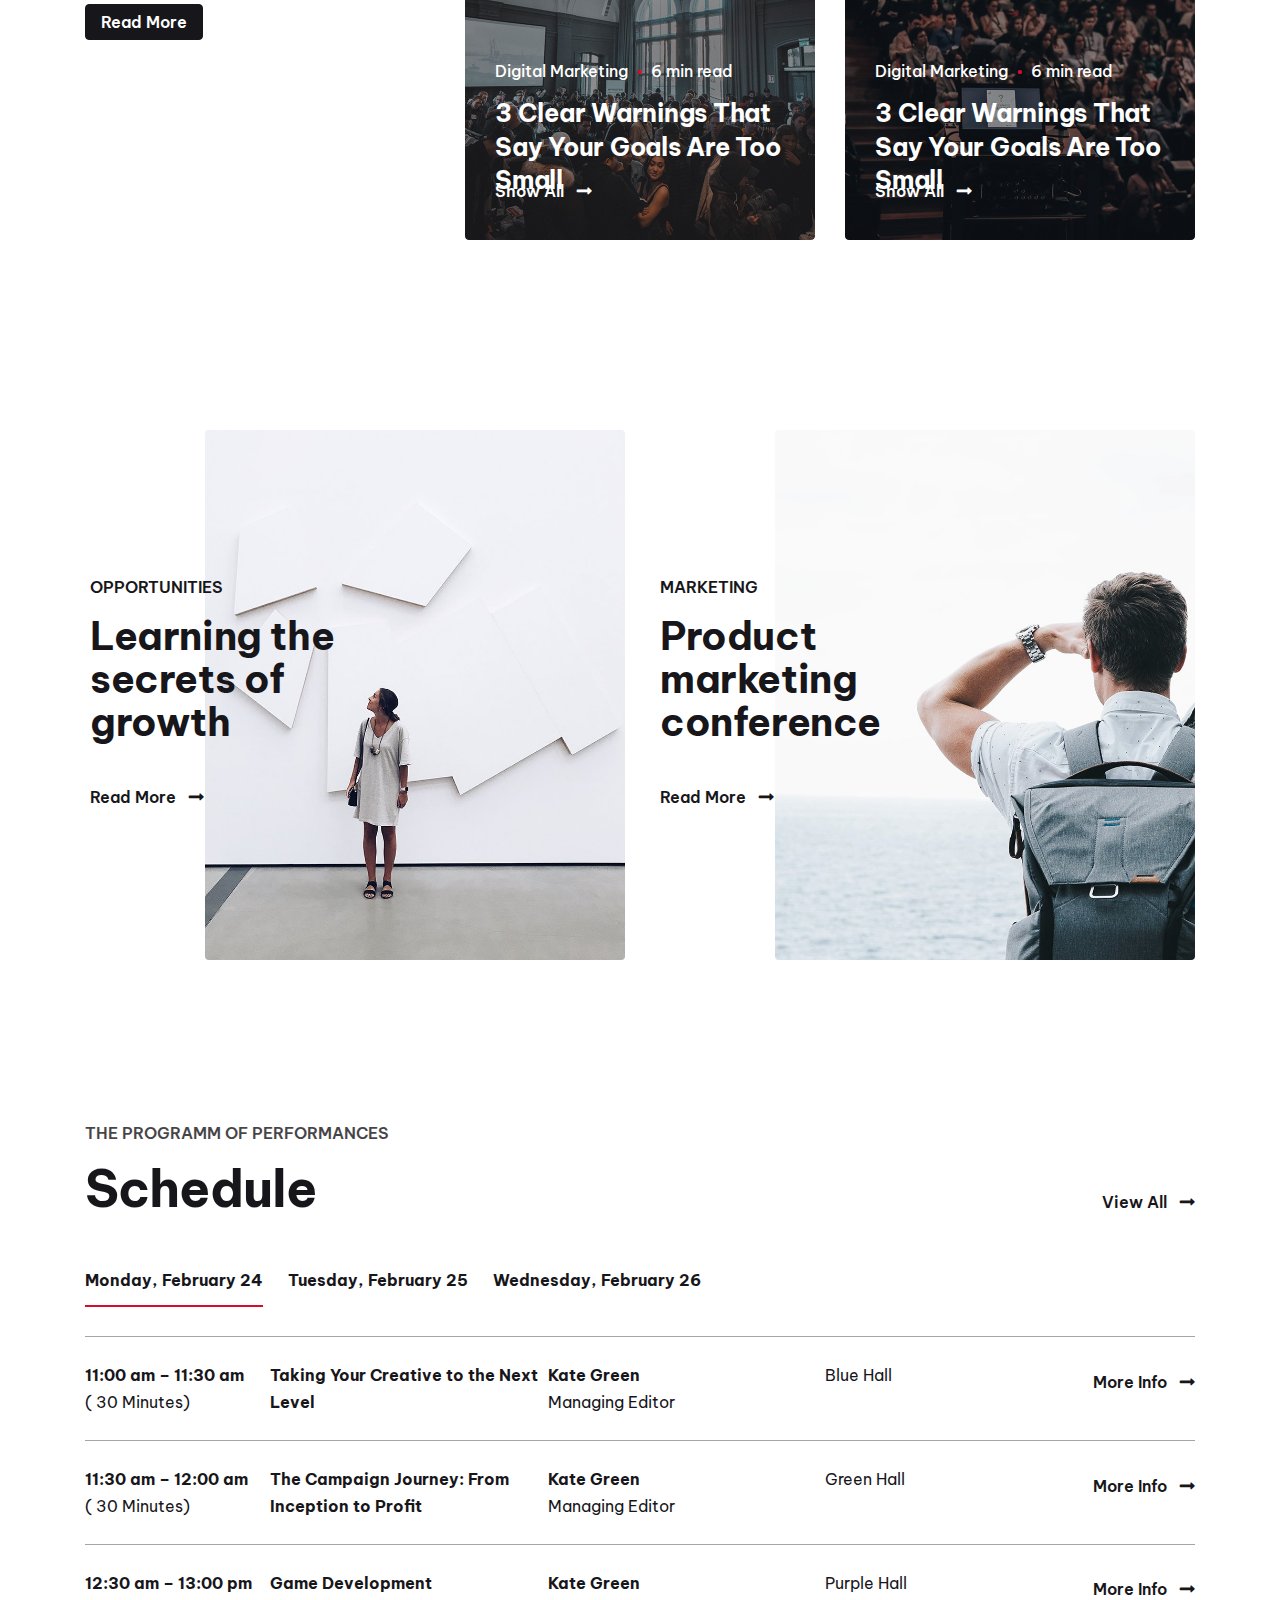
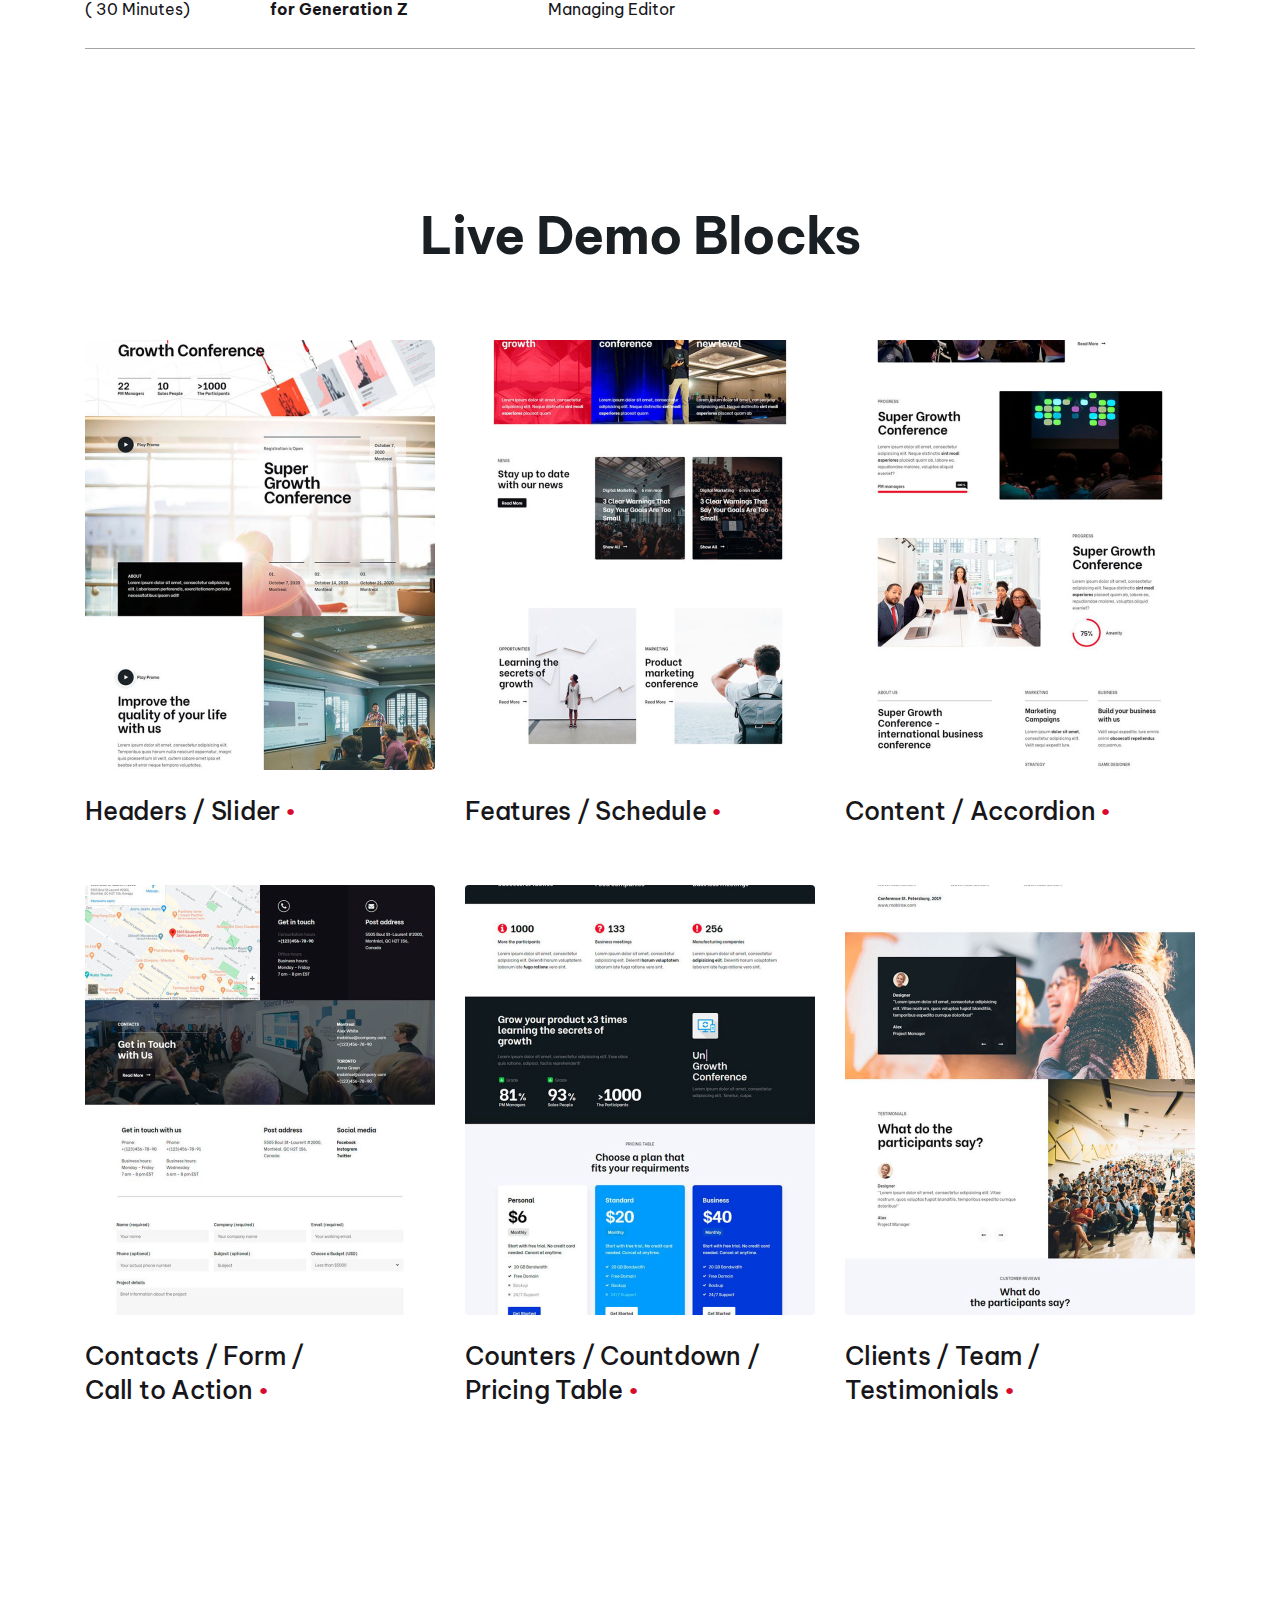
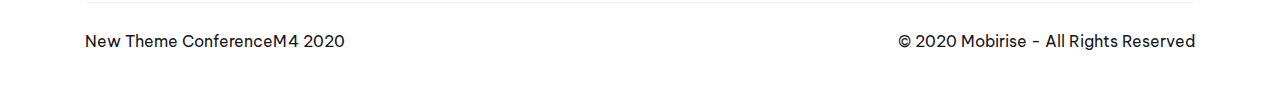
<file: features.html>
<!DOCTYPE html>
<html  >
<head>
  <!-- Site made with Mobirise Website Builder v4.11.7, https://mobirise.com -->
  <meta charset="UTF-8">
  <meta http-equiv="X-UA-Compatible" content="IE=edge">
  <meta name="generator" content="Mobirise v4.11.7, mobirise.com">
  <meta name="viewport" content="width=device-width, initial-scale=1, minimum-scale=1">
  <link rel="shortcut icon" href="assets/images/logo.png" type="image/x-icon">
  <meta name="description" content="New ConferenceM4 Theme HTML Template - Download Now!">
  
  <title>ConferenceM4 Theme Features / Schedule</title>
  <link rel="stylesheet" href="assets/font-awesome/css/font-awesome.css">
  <link rel="stylesheet" href="assets/tether/tether.min.css">
  <link rel="stylesheet" href="assets/bootstrap/css/bootstrap.min.css">
  <link rel="stylesheet" href="assets/bootstrap/css/bootstrap-grid.min.css">
  <link rel="stylesheet" href="assets/bootstrap/css/bootstrap-reboot.min.css">
  <link rel="stylesheet" href="assets/dropdown/css/style.css">
  <link rel="stylesheet" href="assets/theme/css/style.css">
  <link rel="stylesheet" href="assets/recaptcha.css">
  <link rel="preload" as="style" href="assets/mobirise/css/mbr-additional.css"><link rel="stylesheet" href="assets/mobirise/css/mbr-additional.css" type="text/css">
  
  
  
</head>
<body>
  <section class="menu1 cid-rRBQzc80fx" once="menu" id="menu1-l">

    
    

    <nav class="navbar navbar-dropdown navbar-expand-lg navbar-fixed-top">
                      <div class="container">
        <div class="navbar-brand">
            <div class="col-lg-auto">
            
            <span class="navbar-caption-wrap"><a class="navbar-caption text-black mbr-bold display-7" href="index.html">
                    ConferenceM4</a></span>
        </div>
    </div>
        <button class="navbar-toggler" type="button" data-toggle="collapse" data-target="#navbarSupportedContent" aria-controls="navbarNavAltMarkup" aria-expanded="false" aria-label="Toggle navigation">
            <div class="hamburger">
                <span></span>
                <span></span>
                <span></span>
                <span></span>
            </div>
        </button>
      <div class="collapse navbar-collapse" id="navbarSupportedContent">
            <ul class="navbar-nav nav-dropdown" data-app-modern-menu="true"><li class="nav-item dropdown">
                    <a class="nav-link link text-black display-4" href="index.html">
                        Home</a>
                </li>
                <li class="nav-item dropdown">
                    <a class="nav-link link text-black dropdown-toggle display-4" href="index.html#callToAction1-7" data-toggle="dropdown-submenu" aria-expanded="false">
                        Demo Pages</a><div class="dropdown-menu"><a class="text-black dropdown-item display-4" href="festival_of_colors/index.html">Festival of Color</a><a class="text-black dropdown-item display-4" href="contemporary_art_exhibition/index.html" aria-expanded="false">Contemporary <br>art exibition</a><a class="text-black dropdown-item display-4" href="life_coach/index.html" aria-expanded="false">Life Coach</a></div>
                </li>
                <li class="nav-item dropdown">
                    <a class="nav-link link text-black dropdown-toggle display-4" href="https://mobirise.com" data-toggle="dropdown-submenu" aria-expanded="false">
                         Live Demo Blocks</a><div class="dropdown-menu"><a class="text-black dropdown-item display-4" href="headers.html">Headers / Slider</a><a class="text-black dropdown-item display-4" href="features.html" aria-expanded="false">Features / Schedule</a><a class="text-black dropdown-item display-4" href="content.html" aria-expanded="false">Content / Accordion</a><a class="text-black dropdown-item display-4" href="contacts.html" aria-expanded="false">Contacts / Form / 
<br>Call to Action</a><a class="text-black dropdown-item display-4" href="counters.html" aria-expanded="false">Counters / Countdown / <br>Pricing Table</a><a class="text-black dropdown-item display-4" href="clients.html" aria-expanded="false">Clients / Team / <br>Testimonials</a></div>
                </li></ul>
           <div class="navbar-buttons mbr-section-btn"><a class="btn btn-sm btn-secondary display-4" href="http://my.mobirise.com/buy.php?p=94">
                    Buy Now</a></div>
      </div>
    </div></nav>
</section>

<section class="callToAction1 cid-rROjdzhVX3" id="callToAction1-2t">

    

    <div class="mbr-overlay" style="opacity: 0.6; background-color: rgb(255, 255, 255);">
    </div>

    <div class="container">
        <div class="row">
            <div class="content__block text-white col-md-12">
                        <h2 class="mbr-section-title mbr-bold mbr-fonts-style display-2">Features / Schedule</h2>
                        
                     </div>
                    
                    
            
        </div>
    </div>
</section>



<section class="features1 cid-rRCoN4jjef" id="features1-n">

    

    

    <div class="container">
        <div class="row">
            <div class="col-lg-5 col-md-6 mbr-figure">
                <div class="image">
                    <img src="assets/images/conference9.jpg" alt="" title="">
                </div>
            </div>
            <div class="col-lg-3 d-none d-lg-block mbr-figure">
                <div class="image2">
                    <img src="assets/images/conference12.jpg" alt="" title="">
                </div>
            </div>
            
            <div class="col-lg-4 col-md-6 lg-push-1 content__block">
                <h3 class="mbr-section-subtitle mbr-semibold mbr-fonts-style display-4">OPPORTUNITIES</h3>
                <h2 class="mbr-section-title mbr-bold mbr-fonts-style display-2">Super Growth Conference</h2>
                <p class="mbr-text mbr-fonts-style display-4">Lorem ipsum dolor sit amet, consectetur adipisicing elit. Neque distinctio<strong> sint modi asperiores </strong>placeat quam ab, labore ea, repudiandae maiores, voluptas aliquid eveniet?</p>
                <div class="mbr-section-btn"><a class="btn btn-secondary display-4" href="#">Read more<span class="fa-long-arrow-right fa mbr-iconfont mbr-iconfont-btn"></span></a></div>
            </div>
        </div>
    </div>
</section>

<section class="features2 cid-rRCoNdKbB7" id="features2-o">

    

    

    <div class="container">
        <div class="row">
            
        <div class="col-lg-4 text-white content__block">
                <div class="head">
                    <h3 class="item__head mbr-bold mbr-fonts-style display-7">Super Growth</h3>
                    <p class="item__text mbr-medium mbr-fonts-style display-4">Free!</p>
                </div>
                <div class="bot">
                    <div class="border__radius">
                        <span class="mbr-iconfont fa-comments-o fa" style="font-size: 36px;"></span>
                    </div>
                    <div class="bot__content">
                        <p class="bot__text mbr-semibold mbr-fonts-style display-4">Growth &amp; Product</p>
                        <p class="bot__descr mbr-regular mbr-fonts-style display-4">Regular price: $57</p>
                    </div>
                </div>
            </div><div class="col-lg-4 text-white content__block">
                <div class="head">
                    <h3 class="item__head mbr-bold mbr-fonts-style display-7">Super Growth</h3>
                    <p class="item__text mbr-medium mbr-fonts-style display-4">Free!</p>
                </div>
                <div class="bot">
                    <div class="border__radius">
                        <span class="mbr-iconfont fa-check-square-o fa" style="font-size: 36px;"></span>
                    </div>
                    <div class="bot__content">
                        <p class="bot__text mbr-semibold mbr-fonts-style display-4">Growth &amp; Product</p>
                        <p class="bot__descr mbr-regular mbr-fonts-style display-4">Regular price: $57</p>
                    </div>
                </div>
            </div><div class="col-lg-4 text-white content__block">
                <div class="head">
                    <h3 class="item__head mbr-bold mbr-fonts-style display-7">Super Growth</h3>
                    <p class="item__text mbr-medium mbr-fonts-style display-4">Free!</p>
                </div>
                <div class="bot">
                    <div class="border__radius">
                        <span class="mbr-iconfont fa-code fa" style="font-size: 36px;"></span>
                    </div>
                    <div class="bot__content">
                        <p class="bot__text mbr-semibold mbr-fonts-style display-4">Growth &amp; Product</p>
                        <p class="bot__descr mbr-regular mbr-fonts-style display-4">Regular price: $57</p>
                    </div>
                </div>
            </div></div>
    </div>
</section>

<section class="features3 cid-rRCoNmafmR" id="features3-p">

    

    

    <div class="container">
        <div class="row">
            <div class="col-lg-12 title__block align-center">
                <h2 class="mbr-section-title mbr-bold mbr-fonts-style display-2">Super Growth Conference</h2>
                <h3 class="mbr-section-subtitle mbr-fonts-style display-4">For those who want <strong>to grow their product</strong></h3>
            </div>
        </div>
        <div class="row">
            
        
        <div class="col-xl-4 col-lg-6 col-md-6 col-sm-12 content__block">
                <div class="image">
                    <img src="assets/images/conference15.jpg" alt="" title="">
                </div>
                <div class="align-center text__block">
                    <p class="mbr-text mbr-semibold mbr-fonts-style display-4">Getting Started</p>
                    <span class="descr mbr-fonts-style display-4">Super Early Bird</span>
                </div>
            </div><div class="col-xl-4 col-lg-6 col-md-6 col-sm-12 content__block">
                <div class="image">
                    <img src="assets/images/conference17.jpg" alt="" title="">
                </div>
                <div class="align-center text__block">
                    <p class="mbr-text mbr-semibold mbr-fonts-style display-4">Product People</p>
                    <span class="descr mbr-fonts-style display-4">Super Early Bird</span>
                </div>
            </div><div class="col-xl-4 col-lg-6 col-md-6 col-sm-12 content__block">
                <div class="image">
                    <img src="assets/images/conference18.jpg" alt="" title="">
                </div>
                <div class="align-center text__block">
                    <p class="mbr-text mbr-semibold mbr-fonts-style display-4">Marketing People</p>
                    <span class="descr mbr-fonts-style display-4">Super Early Bird</span>
                </div>
            </div></div>
        
    </div>        
</section>

<section class="features4 carousel slide testimonials-slider extTestimonials cid-rRCoNwhBir" data-interval="false" id="features4-q">
    
    

    <div class="mbr-overlay" style="opacity: 0.8; background-color: rgb(255, 255, 255);">
    </div>

    <div class="container">
        <div class="title__block align-center">
        <h2 class="mbr-fonts-style mbr-bold mbr-section-title display-2">As it was before</h2>
            <p class="mbr-fonts-style mbr-text display-4">Lorem ipsum dolor sit amet, consectetur adipisicing elit. Est quia sequi omnis error,<br> porro obcaecati <strong>aut temporibus voluptates</strong>. Qui, rem!</p>
        </div>
        <div class="carousel slide pt-3" role="listbox" data-pause="true" data-keyboard="false" data-ride="false" data-interval="false">
            <div class="carousel-inner d-flex">
                

                  <div class="carousel-item">
                    <div class="user col-md-6 col-sm-12">
                        <img src="assets/images/conference23.jpg" alt="" title="">
                    </div>
                    <div class="user col-md-6 col-sm-12">
                        <img src="assets/images/conference16.jpg" alt="" title="">
                    </div>
                </div><div class="carousel-item">
                    <div class="user col-md-6">
                        <img src="assets/images/conference7.jpg" alt="" title="">
                    </div>
                    <div class="user col-md-6">
                        <img src="assets/images/conference2.jpg" alt="" title="">
                    </div>
                </div><div class="carousel-item">
                    <div class="user col-md-6">
                        <img src="assets/images/conference11.jpg" alt="" title="">
                    </div>
                    <div class="user col-md-6">
                        <img src="assets/images/conference4.jpg" alt="" title="">
                    </div>
                </div><div class="carousel-item">
                    <div class="user col-md-6">
                        <img src="assets/images/conference14.jpg" alt="" title="">
                    </div>
                    <div class="user col-md-6">
                        <img src="assets/images/conference6.jpg" alt="" title="">
                    </div>
                </div></div>

            <div class="carousel-controls">
                <a class="carousel-control-prev" role="button" data-slide="prev">
                  <span aria-hidden="true" class="fa-long-arrow-left fa mbr-iconfont"></span>
                  <span class="sr-only">Previous</span>
                </a>
                
                <a class="carousel-control-next" role="button" data-slide="next">
                  <span aria-hidden="true" class="fa-long-arrow-right fa mbr-iconfont"></span>
                  <span class="sr-only">Next</span>
                </a>
            </div>
        </div>
    </div>
</section>

<section class="features5 cid-rRHqscyM5M" id="features5-28">

    

    

    <div class="container">
        <div class="row">
            <div class="col-lg-4 text-white">
                <h3 class="mbr-section-subtitle mbr-semibold mbr-fonts-style display-4">OPPORTUNITIES</h3>
                <h2 class="mbr-section-title mbr-bold mbr-fonts-style display-2">Present <br>your works</h2>
                 <p class="mbr-text mbr-fonts-style display-4">Lorem ipsum dolor sit amet,<strong>consectetur adipisicing</strong><br>elit. Quaerat magnam eaque, quam vel debitis dignissimos. </p>
                
            </div>
            <div class="col-lg-1 d-none d-lg-block border__left"></div>
            <div class="col-lg-7 icons__block text-white">    
                <div class="row">
                
            <div class="col-sm-4 bot col-md-4">
                    <div class="icons">
                    <div class="border__radius">
                        <span class="mbr-iconfont fa-group fa" style="font-size: 36px;"></span>
                    </div>
                        </div>
                    <div class="bot__content">
                        <p class="bot__title mbr-semibold mbr-fonts-style display-4">Growth &amp; Product</p>
                        <p class="bot__text mbr-fonts-style display-4">Doloribus quae distinctio saepe </p>
                    </div>
                </div><div class="col-sm-4 bot col-md-4">
                    <div class="icons">
                    <div class="border__radius">
                        <span class="mbr-iconfont fa-handshake-o fa" style="font-size: 36px;"></span>
                    </div>
                    </div>
                    <div class="bot__content">
                        <p class="bot__title mbr-semibold mbr-fonts-style display-4">Growth &amp; Product</p>
                        <p class="bot__text mbr-fonts-style display-4">Utiol ad voluptas quae dicta</p>
                    </div>
                </div><div class="col-sm-4 bot col-md-4">
                    <div class="icons">
                    <div class="border__radius">
                        <span class="mbr-iconfont fa-refresh fa" style="font-size: 36px;"></span>
                    </div>
                    </div>
                    <div class="bot__content">
                        <p class="bot__title mbr-semibold mbr-fonts-style display-4">Growth &amp; Product</p>
                        <p class="bot__text mbr-fonts-style display-4">Placeat at mollitia saepe incidunt</p>
                    </div>
                </div><div class="col-sm-4 bot col-md-4">
                    <div class="icons">
                    <div class="border__radius">
                        <span class="mbr-iconfont fa-file-text fa" style="font-size: 36px;"></span>
                    </div>
                    </div>
                    <div class="bot__content">
                        <p class="bot__title mbr-semibold mbr-fonts-style display-4">Growth &amp; Product</p>
                        <p class="bot__text mbr-fonts-style display-4">Consectetur aspernatur neque</p>
                    </div>
                </div><div class="col-sm-4 bot col-md-4">
                    <div class="icons">
                    <div class="border__radius">
                        <span class="mbr-iconfont fa-money fa" style="font-size: 36px;"></span>
                    </div>
                    </div>
                    <div class="bot__content">
                        <p class="bot__title mbr-semibold mbr-fonts-style display-4">Growth &amp; Product</p>
                        <p class="bot__text mbr-fonts-style display-4">Dolorum nulla suscipit sunt</p>
                    </div>
                </div><div class="col-sm-4 bot col-md-4">
                    <div class="icons">
                    <div class="border__radius">
                        <span class="mbr-iconfont fa-rocket fa" style="font-size: 36px;"></span>
                    </div>
                    </div>
                    <div class="bot__content">
                        <p class="bot__title mbr-semibold mbr-fonts-style display-4">Growth &amp; Product</p>
                        <p class="bot__text mbr-fonts-style display-4">Facere laboriosam exercitationem</p>
                    </div>
                </div></div>
            </div>
            </div>
    </div>
</section>

<section class="features6 cid-rRCoNQ4BNH" id="features6-s">

    

    

    <div class="container">
        <div class="row align-items-center wrap">
            <div class="col-lg-9 col-md-10 col-sm-10 col-12 parallax__wrap">
                <div class="minwidth d-lg-none"></div>
                <div class="content__block d-none d-lg-block">
                    <div class="row group__content">
                        <div class="col-lg-4">
                            <div class="parallax__image">
                                <div class="image">
                                    <img src="assets/images/conference2.jpg" alt="" title="">
                                </div>
                            </div>
                        </div>
                        <div class="col-lg-4">
                            <div class="parallax__image">
                                <div class="image">
                                    <img src="assets/images/conference2.jpg" alt="" title="">
                                </div>
                            </div>
                        </div>
                        <div class="col-lg-4">
                            <div class="parallax__image">
                                <div class="image">
                                    <img src="assets/images/conference4.jpg" alt="" title="">
                                </div>
                            </div>
                        </div>
                    </div>
                    
                    
                    <div class="row group__content push-lg">
                        <div class="col-lg-4">
                            <div class="parallax__image">
                                <div class="image">
                                    <img src="assets/images/conference6.jpg" alt="" title="">
                                </div>
                            </div>
                        </div>
                        <div class="col-lg-4">
                            <div class="parallax__image">
                                <div class="image">
                                    <img src="assets/images/conference18.jpg" alt="" title="">
                                </div>
                            </div>
                        </div>
                        <div class="col-lg-4">
                            <div class="parallax__image">
                                <div class="image">
                                    <img src="assets/images/conference5.jpg" alt="" title="">
                                </div>
                            </div>
                        </div>
                    </div>
                    
                    
                    <div class="row group__content push">
                        <div class="col-lg-4">
                            <div class="parallax__image">
                                <div class="image">
                                    <img src="assets/images/conference16.jpg" alt="" title="">
                                </div>
                            </div>
                        </div>
                        <div class="col-lg-4">
                            <div class="parallax__image">
                                <div class="image">
                                    <img src="assets/images/conference8.jpg" alt="" title="">
                                </div>
                            </div>
                        </div>
                        <div class="col-lg-4">
                            <div class="parallax__image">
                                <div class="image">
                                    <img src="assets/images/conference3.jpg" alt="" title="">
                                </div>
                            </div>
                        </div>
                    </div>
                </div>
            </div>
            <div class="col-lg-3 col-md-12 col-sm-12 push title__block">
                <h3 class="mbr-section-subtitle mbr-semibold mbr-fonts-style display-4">SHOWCASE</h3>
                <h2 class="mbr-section-title mbr-bold mbr-fonts-style display-2">Present <br>your works</h2>
                 <p class="mbr-text mbr-fonts-style display-4">Lorem ipsum dolor sit amet, consectetur adipisicing elit. Ex accusamus sunt, amet tempore omnis ullam molestiae eos reprehenderit vitae rem. </p>
                 
            </div>
           
            </div>
    </div>
</section>

<section class="features7 cid-rRHqyYHrDq" id="features7-29">

    

    

    <div class="container">
        <div class="row title__wrap">
            <div class="title__block col-sm-6">
                <h3 class="mbr-section-subtitle mbr-semibold mbr-fonts-style display-4">SHOWCASE</h3>
                <h2 class="mbr-section-title mbr-bold mbr-fonts-style display-2">Present your works</h2>
            </div>
                <div class="col-sm-6 buttons">
                    <div class="mbr-section-btn"><a class="btn btn-secondary-outline display-4" href="#">Show All<span class="fa-long-arrow-right fa mbr-iconfont mbr-iconfont-btn"></span></a></div>
                </div>
            </div>
        
        <div class="row">
            <div class="wrap col-lg-4 col-sm-12">
                <div class="image">
                    <img src="assets/images/conference4.jpg" alt="" title="">
                </div>
                <div class="descr__block">
                    <p class="descr__title mbr-bold mbr-fonts-style display-7">3 Clear Warnings That Say Your Goals Are Too Small</p>
                    <p class="descr__text mbr-medium mbr-fonts-style display-4">Marketing</p>
                    <div class="link__text mbr-fonts-style display-4">
                        <a href="#" class="link__hover mbr-semibold text-secondary">Read More</a>
                    </div>
                </div>
            </div>
            <div class="wrap col-lg-4 col-sm-12">
                <div class="image">
                    <img src="assets/images/conference8.jpg" alt="" title="">
                </div>
                <div class="descr__block">
                    <p class="descr__title mbr-bold mbr-fonts-style display-7">10 things successful people do differently</p>
                    <p class="descr__text mbr-medium mbr-fonts-style display-4">Career</p>
                    <div class="link__text mbr-fonts-style display-4">
                        <a href="#" class="link__hover mbr-semibold text-secondary">Read More</a>
                    </div>
                </div>
            </div>
            <div class="wrap col-lg-4 col-sm-12">
                <div class="image">
                    <img src="assets/images/conference13.jpg" alt="" title="">
                </div>
                <div class="descr__block">
                    <p class="descr__title mbr-bold mbr-fonts-style display-7">How to Success through Market Segmentation</p>
                    <p class="descr__text mbr-medium mbr-fonts-style display-4">Entrepreneurship</p>
                    <div class="link__text mbr-fonts-style display-4">
                        <a href="#" class="link__hover mbr-semibold text-secondary">Read More</a>
                    </div>
                </div>
            </div>
        </div>
        
        
        <div class="row">
            <div class="wrap col-lg-8 col-sm-12">
                <div class="image">
                    <img src="assets/images/conference9.jpg" alt="" title="">
                </div>
                <div class="descr__block">
                    <p class="descr__title mbr-bold mbr-fonts-style display-7">How to Success through Market Segmentation</p>
                    <p class="descr__text mbr-medium mbr-fonts-style display-4">Career</p>
                    <div class="link__text mbr-fonts-style display-4">
                        <a href="#" class="link__hover mbr-semibold text-secondary">Read More</a>
                    </div>
                </div>
            </div>
            <div class="wrap col-lg-4 col-sm-12">
                <div class="image">
                    <img src="assets/images/conference12.jpg" alt="" title="">
                </div>
                <div class="descr__block">
                    <p class="descr__title mbr-bold mbr-fonts-style display-7">Digital Skills: Using Information to Build Business</p>
                    <p class="descr__text mbr-medium mbr-fonts-style display-4">Entrepreneurship</p>
                    <div class="link__text mbr-fonts-style display-4">
                        <a href="#" class="link__hover mbr-semibold text-secondary">Read More</a>
                    </div>
                </div>
            </div>
            <div class="wrap d-none">
                <div class="image">
                    <img src="assets/images/conference2.jpg" alt="" title="">
                </div>
                <div class="descr__block">
                    <p class="descr__title mbr-bold mbr-fonts-style display-7">3 Clear Warnings That Say Your Goals Are Too Small</p>
                    <p class="descr__text mbr-medium mbr-fonts-style display-4">Marketing</p>
                    <div class="link__text mbr-fonts-style display-4">
                        <a href="#" class="link__hover mbr-semibold text-secondary">Read More</a>
                    </div>
                </div>
            </div>
        </div>
       
        
    </div>
</section>

<section class="features8 cid-rRHqzCXnsk" id="features8-2a">

    

    

    <div class="container">
        <div class="row title__wrap">
            <div class="title__block col-sm-6">
                <h3 class="mbr-section-subtitle mbr-semibold mbr-fonts-style display-4">NEWS</h3>
                <h2 class="mbr-section-title mbr-bold mbr-fonts-style display-2">Last posted</h2>
            </div>
                <div class="col-sm-6 buttons">
                    <div class="mbr-section-btn"><a class="btn btn-secondary-outline display-4" href="#">Show All<span class="fa-long-arrow-right fa mbr-iconfont mbr-iconfont-btn"></span></a></div>
                </div>
            </div>
        <div class="row">
            
        <div class="col-lg-4 col-md-6 wrap">
                <div class="card__wrap">
                    <div class="image">
                        <img src="assets/images/conference3.jpg" alt="">
                    </div>
                    <div class="card__post">
                        <div class="image__post">
                            <img src="assets/images/face1.jpg" alt="">
                        </div>
                        <div class="author__post">
                            <p class="author mbr-fonts-style display-4">Posted by <strong>admin</strong></p>
                            <p class="date mbr-fonts-style display-4">February 4, 2020</p>
                        </div>
                    </div>
                    <div class="card__content">
                        <div class="card__topic">
                            <span class="category__content mbr-medium  mbr-fonts-style display-4">Digital Marketing</span>
                            <span class="circle"></span>
                            <span class="category__estimate mbr-medium  mbr-fonts-style display-4">6 min read</span>
                        </div>
                        <h3 class="content__title mbr-bold mbr-fonts-style display-7">3 Clear Warnings That Say Your Goals Are Too Small</h3>
                        <div class="mbr-section-btn"><a class="btn btn-secondary-outline display-4" href="#">Show All<span class="fa-long-arrow-right fa mbr-iconfont mbr-iconfont-btn"></span></a></div>
                    </div>
                </div>
            </div><div class="col-lg-4 col-md-6 wrap">
                <div class="card__wrap">
                    <div class="image">
                        <img src="assets/images/conference19.jpg" alt="" title="">
                    </div>
                    <div class="card__post">
                        <div class="image__post">
                            <img src="assets/images/face1.jpg" alt="">
                        </div>
                        <div class="author__post">
                            <p class="author mbr-fonts-style display-4">Posted by <strong>admin</strong></p>
                            <p class="date mbr-fonts-style display-4">February 4, 2020</p>
                        </div>
                    </div>
                    <div class="card__content">
                        <div class="card__topic">
                            <span class="category__content mbr-medium  mbr-fonts-style display-4">Digital Marketing</span>
                            <span class="circle"></span>
                            <span class="category__estimate mbr-medium  mbr-fonts-style display-4">6 min read</span>
                        </div>
                        <h3 class="content__title mbr-bold mbr-fonts-style display-7">3 Clear Warnings That Say Your Goals Are Too Small</h3>
                        <div class="mbr-section-btn"><a class="btn btn-secondary-outline display-4" href="#">Show All<span class="fa-long-arrow-right fa mbr-iconfont mbr-iconfont-btn"></span></a></div>
                    </div>
                </div>
            </div><div class="col-lg-4 col-md-6 wrap">
                <div class="card__wrap">
                    <div class="image">
                        <img src="assets/images/conference9.jpg" alt="" title="">
                    </div>
                    <div class="card__post">
                        <div class="image__post">
                            <img src="assets/images/face1.jpg" alt="">
                        </div>
                        <div class="author__post">
                            <p class="author mbr-fonts-style display-4">Posted by <strong>admin</strong></p>
                            <p class="date mbr-fonts-style display-4">February 4, 2020</p>
                        </div>
                    </div>
                    <div class="card__content">
                        <div class="card__topic">
                            <span class="category__content mbr-medium  mbr-fonts-style display-4">Digital Marketing</span>
                            <span class="circle"></span>
                            <span class="category__estimate mbr-medium  mbr-fonts-style display-4">6 min read</span>
                        </div>
                        <h3 class="content__title mbr-bold mbr-fonts-style display-7">3 Clear Warnings That Say Your Goals Are Too Small</h3>
                        <div class="mbr-section-btn"><a class="btn btn-secondary-outline display-4" href="#">Show All<span class="fa-long-arrow-right fa mbr-iconfont mbr-iconfont-btn"></span></a></div>
                    </div>
                </div>
            </div></div>
        
    </div>
</section>

<section class="features9 cid-rRCoQ6t2TS" id="features9-v">

    


    <div class="container-fluid">
        <div class="row">
            <div class="col-lg-6 wrap_left text-white">
                <div class="block__left">
                <div class="mbr-overlay"></div>
                <div class="left__image"></div>
                <div class="title__block">
                    <h3 class="mbr-section-subtitle mbr-semibold mbr-fonts-style display-4">OPPORTUNITIES</h3>
                    <h2 class="mbr-section-title mbr-bold mbr-fonts-style display-2">Improve the quality of your life with us</h2>
                    
               
            <div class="mbr-section-btn"><a class="btn btn-secondary display-4" href="#">View Program</a></div>
                    </div>
            </div>
            </div>
           <div class="col-lg-6 wrap_right text-white">
               <div class="block__right">
                <div class="mbr-overlay"></div>
               <div class="right__image"></div>
                <div class="title__block">
                    <h3 class="mbr-section-subtitle mbr-semibold mbr-fonts-style display-4">SHOWCASE</h3>
                    <h2 class="mbr-section-title mbr-bold mbr-fonts-style display-2">We select only standing cases</h2>
                    
               
            <div class="mbr-section-btn"><a class="btn btn-secondary display-4" href="#">View Projects</a></div>
                    </div>
            </div>
            </div>
        </div>
    </div>
</section>

<section class="features11 cid-rRCoQvocLo" id="features11-w">

    

    

    <div class="container">
        <div class="row">
            
            
           
               
               
        <div class="col-lg-4 col-md-6">
                <div class="wrap">
                    <div class="icon__block">
                         <span class="mbr-iconfont fa-list-alt fa" style="font-size: 36px;"></span>
                    </div>
                    <h4 class="title__text mbr-bold mbr-fonts-style display-7">Engage your customers</h4>
                    <p class="mbr-text mbr-fonts-style display-4">Lorem ipsum dolor sit amet, consectetur adipisicing elit. Numquam, minus.</p>
                      <div class="mbr-fonts-style display-4">
                           <p class="item">Doloribus quae distinctio saepe</p>
                          <p class="item">Recusandae consequatur nihil</p>  
                    </div>
                </div>
            </div><div class="col-lg-4 col-md-6"> 
               <div class="wrap">
                    <div class="icon__block">
                         <span class="mbr-iconfont fa-photo fa" style="font-size: 36px;"></span>
                    </div>
                    <h4 class="title__text mbr-bold mbr-fonts-style display-7">Store your content</h4>
                    <p class="mbr-text mbr-fonts-style display-4">Lorem ipsum dolor sit amet, consectetur adipisicing elit. Numquam, minus.</p>
                      <div class="mbr-fonts-style display-4">
                           <p class="item">Officiis placeat dolor</p><p class="item">Possimus fugiat ex beatae</p>
                    </div>
               </div>
            </div><div class="col-lg-4 col-md-6">
               <div class="wrap">
                    <div class="icon__block">
                         <span class="mbr-iconfont fa-bar-chart-o fa" style="font-size: 36px;"></span>
                    </div>
                    <h4 class="title__text mbr-bold mbr-fonts-style display-7">Increase productivity</h4>
                    <p class="mbr-text mbr-fonts-style display-4">Lorem ipsum dolor sit amet, consectetur adipisicing elit. Numquam, minus.</p>
                      <div class="mbr-fonts-style display-4">
                           <p class="item">Doloribus ratione illo voluptate</p><p class="item">Adipisci aspernatur nesciunt iste</p>

                    </div>
                </div>
            </div></div>
    </div>
</section>

<section class="features10 cid-rRCoQR7Crz" id="features10-x">

    

    

    <div class="container">
        <div class="row"> 
            
        <div class="wrap col-lg-4 col-md-6">
                <div class="image">
                    <img src="assets/images/conference22.jpg" alt="" title="">
                </div>
                <div class="card__content text-white">
                    <div>
                    <h3 class="mbr-section-subtitle mbr-semibold mbr-fonts-style display-4">OPPORTUNITIES</h3>
                <h2 class="mbr-section-title mbr-bold mbr-fonts-style display-5">Learning the secrets of growth</h2>
                    </div>
                     <p class="mbr-text mbr-fonts-style display-4">Lorem ipsum dolor sit amet, consectetur adipisicing elit. Neque distinctio<strong> sint modi asperiores </strong>placeat quam</p>
                </div>
            </div><div class="wrap col-lg-4 col-md-6">
                <div class="image">
                    <img src="assets/images/conference5.jpg" alt="" title="">
                </div>
                <div class="card__content text-white">
                    <div>
                    <h3 class="mbr-section-subtitle mbr-semibold mbr-fonts-style display-4">MARKETING</h3>
                <h2 class="mbr-section-title mbr-bold mbr-fonts-style display-5">Product marketing conference</h2>
                    </div>
                     <p class="mbr-text mbr-fonts-style display-4">Lorem ipsum dolor sit amet, consectetur adipisicing elit. Neque distinctio<strong> sint modi asperiores </strong>placeat quam</p>
                </div>
            </div><div class="wrap col-lg-4 col-md-6">
                <div class="image">
                    <img src="assets/images/conference6.jpg" alt="" title="">
                </div>
                <div class="card__content text-white">
                    <div>
                    <h3 class="mbr-section-subtitle mbr-semibold mbr-fonts-style display-4">PR MANAGERS</h3>
                <h2 class="mbr-section-title mbr-bold mbr-fonts-style display-5">Help the company reach a new level</h2>
                    </div>
                     <p class="mbr-text mbr-fonts-style display-4">Lorem ipsum dolor sit amet, consectetur adipisicing elit. Neque distinctio<strong> sint modi asperiores </strong>placeat quam ab</p>
                </div>
            </div></div>
    </div>
</section>

<section class="features12 cid-rRHqExtPPJ" id="features12-2b">

    

    

    <div class="container">
        <div class="row">
            
            
        <div class="col-lg-4 col-md-6 wrap">
                <h3 class="mbr-section-subtitle mbr-semibold mbr-fonts-style display-4">NEWS</h3>
                <h2 class="mbr-section-title mbr-bold mbr-fonts-style display-5">Stay up to date with our news</h2>
                
                    <div class="mbr-section-btn"><a class="btn btn-sm btn-secondary display-4" href="#">Read More</a></div>
                </div><div class="col-lg-4 col-md-6 wrap">
                <div class="card__wrap text-white">
                    <div class="image">
                        <img src="assets/images/conference17.jpg" alt="" title="">
                    </div>
                    <div class="card__post">
                        <div class="image__post">
                            <img src="assets/images/face1.jpg" alt="">
                        </div>
                        <div class="author__post">
                            <p class="author mbr-fonts-style display-4">Posted by <strong>admin</strong></p>
                            <p class="date mbr-fonts-style display-4">February 4, 2020</p>
                        </div>
                    </div>
                    <div class="card__content">
                        <div class="card__topic">
                            <span class="category__content mbr-medium  mbr-fonts-style display-4">Digital Marketing</span>
                            <span class="circle"></span>
                            <span class="category__estimate mbr-medium  mbr-fonts-style display-4">6 min read</span>
                        </div>
                        <h3 class="content__title mbr-bold mbr-fonts-style display-7">3 Clear Warnings That Say Your Goals Are Too Small</h3>
                        <div class="mbr-section-btn2"><a class="btn btn-white-outline display-4" href="#">Show All<span class="fa-long-arrow-right fa mbr-iconfont mbr-iconfont-btn"></span></a></div>
                    </div>
                </div>
            </div><div class="col-lg-4 col-md-6 wrap">
                <div class="card__wrap text-white">
                    <div class="image">
                        <img src="assets/images/conference18.jpg" alt="" title="">
                    </div>
                    <div class="card__post">
                        <div class="image__post">
                            <img src="assets/images/face1.jpg" alt="">
                        </div>
                        <div class="author__post">
                            <p class="author mbr-fonts-style display-4">Posted by <strong>admin</strong></p>
                            <p class="date mbr-fonts-style display-4">February 4, 2020</p>
                        </div>
                    </div>
                    <div class="card__content">
                        <div class="card__topic">
                            <span class="category__content mbr-medium  mbr-fonts-style display-4">Digital Marketing</span>
                            <span class="circle"></span>
                            <span class="category__estimate mbr-medium  mbr-fonts-style display-4">6 min read</span>
                        </div>
                        <h3 class="content__title mbr-bold mbr-fonts-style display-7">3 Clear Warnings That Say Your Goals Are Too Small</h3>
                        <div class="mbr-section-btn2"><a class="btn btn-white-outline display-4" href="#">Show All<span class="fa-long-arrow-right fa mbr-iconfont mbr-iconfont-btn"></span></a></div>
                    </div>
                </div>
            </div></div>
        
    </div>
</section>

<section class="features13 cid-rRCoRLANCd" id="features13-z">

    

    

    <div class="container">
        <div class="row">
            
        <div class="col-md-6 wrap">
            <div class="title__block">
                <h3 class="mbr-section-subtitle mbr-semibold mbr-fonts-style display-4">OPPORTUNITIES</h3>
                <h2 class="mbr-section-title mbr-bold mbr-fonts-style display-5">Learning the secrets of growth</h2>
                    <div class="mbr-section-btn"><a class="btn btn-secondary-outline display-4" href="#">Read More<span class="fa-long-arrow-right fa mbr-iconfont mbr-iconfont-btn"></span></a></div>
                </div>
            <div class="image">
                <img src="assets/images/conference29.jpg" alt="" title="">
            </div>
        
        </div>
        <div class="col-md-6 wrap">
            <div class="title__block">
                <h3 class="mbr-section-subtitle mbr-semibold mbr-fonts-style display-4">MARKETING</h3>
                <h2 class="mbr-section-title mbr-bold mbr-fonts-style display-5">Product marketing conference</h2>
                    <div class="mbr-section-btn"><a class="btn btn-secondary-outline display-4" href="#">Read More<span class="fa-long-arrow-right fa mbr-iconfont mbr-iconfont-btn"></span></a></div>
                </div>
            <div class="image">
                <img src="assets/images/conference30.jpg" alt="" title="">
            </div>
        
        </div>
            
        </div>
    </div>
</section>

<section class="tabs2 cid-rRCoV3Z7gQ" id="tabs2-10">
    

    

    <div class="container">
        <div class="row title__wrap">
            <div class="title__block col-sm-6">
                <h3 class="mbr-section-subtitle mbr-semibold mbr-fonts-style display-4">THE PROGRAMM OF PERFORMANCES</h3>
                <h2 class="mbr-section-title mbr-bold mbr-fonts-style display-2">Schedule</h2>
            </div>
                <div class="col-sm-6 buttons">
                    <div class="mbr-section-btn"><a class="btn btn-sm btn-secondary-outline display-4" href="#">View All<span class="fa-long-arrow-right fa mbr-iconfont mbr-iconfont-btn"></span></a></div>
            </div>
        </div>
        <div class="media-container-row">
            <div class="col-12 col-md-12 plpr_0">
                <ul class="nav nav-tabs" role="tablist">
                    <li class="nav-item"><a class="nav-link mbr-fonts-stye  show active display-4" role="tab" data-toggle="tab" href="#tabs2-10_tab0" aria-selected="true">Monday, February 24</a></li>
                    <li class="nav-item"><a class="nav-link mbr-fonts-style show display-4" role="tab" data-toggle="tab" href="#tabs2-10_tab1" aria-selected="false">
                            Tuesday, February 25
                        </a></li>
                    <li class="nav-item"><a class="nav-link mbr-fonts-style active show display-4" role="tab" data-toggle="tab" href="#tabs2-44_tab2" aria-selected="true">
                            Wednesday, February 26
                        </a></li>
                    
                    
                </ul>
                <div class="tab-content">
                    <div id="tab1" class="tab-pane in active" role="tabpanel">
                    <div>
                        
                        <div class="row wrap">
                            <div class="col-lg-2 plpr_0 align-items-stretch">
                                <p class="text__time mbr-fonts-style display-4"><strong>11:00 am – 11:30 am </strong><br> ( 30 Minutes)<br></p>
                                
                            </div>
                            <div class="col-lg-3 plpr_0 align-items-stretch">
                                <p class="mbr-text mbr-fonts-style display-4"><strong>Taking Your Creative to the Next Level</strong><br></p>
                                
                            </div>
                            <div class="col-lg-3 plpr_0 align-items-stretch">
                                <p class="text__author mbr-fonts-style display-4"><strong>Kate Green</strong><br>Managing Editor</p>
                                
                            </div>
                            <div class="col-lg-2 plpr_0 align-items-stretch">
                                <p class="text__hall mbr-fonts-style display-4">Blue Hall</p>
                                
                            </div>
                            <div class="col-lg-2 plpr_0 align-items-stretch btn__table">
                                <div class="mbr-section-btn align-right"><a class="btn btn-sm btn-secondary-outline display-4" href="#">More Info<span class="fa-long-arrow-right fa mbr-iconfont mbr-iconfont-btn"></span></a></div>
                                </div>
                            </div><div class="row wrap">
                            <div class="col-lg-2 plpr_0 align-items-stretch">
                                <p class="text__time mbr-fonts-style display-4"><strong>11:30 am – 12:00 am </strong><br> ( 30 Minutes)<br></p>
                                
                            </div>
                            <div class="col-lg-3 plpr_0 align-items-stretch">
                                <p class="mbr-text mbr-fonts-style display-4"><strong>The Campaign Journey: From Inception to Profit</strong><br></p>
                                
                            </div>
                            <div class="col-lg-3 plpr_0 align-items-stretch">
                                <p class="text__author mbr-fonts-style display-4"><strong>Kate Green</strong><br>Managing Editor</p>
                                
                            </div>
                            <div class="col-lg-2 plpr_0 align-items-stretch">
                                <p class="text__hall mbr-fonts-style display-4">Green Hall</p>
                                
                            </div>
                            <div class="col-lg-2 plpr_0 align-items-stretch btn__table">
                                <div class="mbr-section-btn align-right"><a class="btn btn-sm btn-secondary-outline display-4" href="#">More Info<span class="fa-long-arrow-right fa mbr-iconfont mbr-iconfont-btn"></span></a></div>
                                </div>
                            </div><div class="row wrap">
                            <div class="col-lg-2 plpr_0 align-items-stretch">
                                <p class="text__time mbr-fonts-style display-4"><strong>12:30 am – 13:00 pm </strong><br> ( 30 Minutes)<br></p>
                                
                            </div>
                            <div class="col-lg-3 plpr_0 align-items-stretch">
                                <p class="mbr-text mbr-fonts-style display-4"><strong>Game Development </strong><br><strong>for Generation Z</strong><br></p>
                                
                            </div>
                            <div class="col-lg-3 plpr_0 align-items-stretch">
                                <p class="text__author mbr-fonts-style display-4"><strong>Kate Green</strong><br>Managing Editor</p>
                                
                            </div>
                            <div class="col-lg-2 plpr_0 align-items-stretch">
                                <p class="text__hall mbr-fonts-style display-4">Purple Hall</p>
                                
                            </div>
                            <div class="col-lg-2 plpr_0 align-items-stretch btn__table">
                                <div class="mbr-section-btn align-right"><a class="btn btn-sm btn-secondary-outline display-4" href="#">More Info<span class="fa-long-arrow-right fa mbr-iconfont mbr-iconfont-btn"></span></a></div>
                                </div>
                            </div></div>
                    </div>
                    
                    <div id="tab2" class="tab-pane" role="tabpanel">
                    <div>
                        
                        <div class="row wrap">
                            <div class="col-lg-2 plpr_0 align-items-stretch">
                                <p class="text__time mbr-fonts-style display-4"><strong>11:00 am – 11:30 am </strong><br> ( 30 Minutes)<br></p>
                                
                            </div>
                            <div class="col-lg-3 plpr_0 align-items-stretch">
                                <p class="mbr-text mbr-fonts-style display-4"><strong>Taking Your Creative to the Next Level</strong><br></p>
                                
                            </div>
                            <div class="col-lg-3 plpr_0 align-items-stretch">
                                <p class="text__author mbr-fonts-style display-4"><strong>Kate Green</strong><br>Managing Editor</p>
                                
                            </div>
                            <div class="col-lg-2 plpr_0 align-items-stretch">
                                <p class="text__hall mbr-fonts-style display-4">Blue Hall</p>
                                
                            </div>
                            <div class="col-lg-2 plpr_0 align-items-stretch btn__table">
                                <div class="mbr-section-btn align-right"><a class="btn btn-sm btn-secondary-outline display-4" href="#">More Info<span class="fa-long-arrow-right fa mbr-iconfont mbr-iconfont-btn"></span></a></div>
                                </div>
                            </div></div>
                        </div>
                    
                    
                    
                    <div id="tab3" class="tab-pane" role="tabpanel">
                    <div>
                        
                    <div class="row wrap">
                            <div class="col-lg-2 plpr_0 align-items-stretch">
                                <p class="text__time mbr-fonts-style display-4"><strong>11:00 am – 11:30 am </strong><br> ( 30 Minutes)<br></p>
                                
                            </div>
                            <div class="col-lg-3 plpr_0 align-items-stretch">
                                <p class="mbr-text mbr-fonts-style display-4"><strong>Taking Your Creative to the Next Level</strong><br></p>
                                
                            </div>
                            <div class="col-lg-3 plpr_0 align-items-stretch">
                                <p class="text__author mbr-fonts-style display-4"><strong>Kate Green</strong><br>Managing Editor</p>
                                
                            </div>
                            <div class="col-lg-2 plpr_0 align-items-stretch">
                                <p class="text__hall mbr-fonts-style display-4">Blue Hall</p>
                                
                            </div>
                            <div class="col-lg-2 plpr_0 align-items-stretch btn__table">
                                <div class="mbr-section-btn align-right"><a class="btn btn-sm btn-secondary-outline display-4" href="#">More Info<span class="fa-long-arrow-right fa mbr-iconfont mbr-iconfont-btn"></span></a></div>
                                </div>
                            </div></div>
                        </div>
                    
                    
                    
                    
                    
                    
                    
                    
                </div>
            </div>
        </div>
    </div>
   
</section>

<section class="callToAction1 cid-rROh3Qhc70" id="callToAction1-2o">

    

    

    <div class="container">
        <div class="row">
            <div class="content__block text-white col-md-12">
                        <h2 class="mbr-section-title mbr-bold mbr-fonts-style display-2">Live Demo Blocks</h2>
                        
                     </div>
                    
                    
            
        </div>
    </div>
</section>

<section class="features7 cid-rROuakbwDS" id="features7-33">

    

    

    <div class="container">
        
        
        <div class="row">
            <div class="wrap col-lg-4 col-sm-12">
                <div class="image">
                    <a href="headers.html"><img src="assets/images/headers-700x1050.jpg" alt="" title=""></a>
                </div>
                <div class="descr__block">
                    
                    <p class="descr__text mbr-medium mbr-fonts-style display-7">Headers / Slider</p>
                    <div class="link__text mbr-fonts-style display-4"><a href="headers.html" class="link__hover mbr-semibold text-secondary">Live Demo</a></div>
                </div>
            </div>
            <div class="wrap col-lg-4 col-sm-12">
                <div class="image">
                    <a href="features.html"><img src="assets/images/features-700x1050.jpg" alt="" title=""></a>
                </div>
                <div class="descr__block">
                    
                    <p class="descr__text mbr-medium mbr-fonts-style display-7">Features / Schedule</p>
                    <div class="link__text mbr-fonts-style display-4">
                        <a href="features.html" class="link__hover mbr-semibold text-secondary">Live Demo</a>
                    </div>
                </div>
            </div>
            <div class="wrap col-lg-4 col-sm-12">
                <div class="image">
                    <a href="content.html"><img src="assets/images/content-1-700x1050.jpg" alt="" title=""></a>
                </div>
                <div class="descr__block">
                    
                    <p class="descr__text mbr-medium mbr-fonts-style display-7">Content / Accordion</p>
                    <div class="link__text mbr-fonts-style display-4">
                        <a href="content.html" class="link__hover mbr-semibold text-secondary">Live Demo</a>
                    </div>
                </div>
            </div>
        </div>
        
        
        <div class="row">
            <div class="wrap col-lg-4 col-sm-12">
                <div class="image">
                    <a href="contacts.html"><img src="assets/images/contacts-700x1050.jpg" alt="" title=""></a>
                </div>
                <div class="descr__block">
                    
                    <p class="descr__text mbr-medium mbr-fonts-style display-7">Contacts / Form / 
<br>Call to Action</p>
                    <div class="link__text mbr-fonts-style display-4">
                        <a href="contacts.html" class="link__hover mbr-semibold text-secondary">Live Demo</a>
                    </div>
                </div>
            </div>
            <div class="wrap col-lg-4 col-sm-12">
                <div class="image">
                    <a href="counters.html"><img src="assets/images/counters-700x1050.jpg" alt="" title=""></a>
                </div>
                <div class="descr__block">
                    
                    <p class="descr__text mbr-medium mbr-fonts-style display-7">Counters / Countdown / 
<br>Pricing Table</p>
                    <div class="link__text mbr-fonts-style display-4">
                        <a href="counters.html" class="link__hover mbr-semibold text-secondary">Live Demo</a>
                    </div>
                </div>
            </div>
            <div class="wrap col-lg-4 col-sm-12">
                <div class="image">
                    <a href="clients.html"><img src="assets/images/clients-700x1050.jpg" alt="" title=""></a>
                </div>
                <div class="descr__block">
                    
                    <p class="descr__text mbr-medium mbr-fonts-style display-7">Clients / Team / 
<br>Testimonials</p>
                    <div class="link__text mbr-fonts-style display-4">
                        <a href="clients.html" class="link__hover mbr-semibold text-secondary">Live Demo</a>
                    </div>
                </div>
            </div>
        </div>
       
        
    </div>
</section>

<section class="footer1 cid-rRBQCMhHrw" id="footer1-m">

    

    

    <div class="container">
        <div class="row justify-content-between">
            
            
            <div class="col-md-6 wrap col-lg-4 col-lg-6">
                <div class="footer__content">
                    <h4 class="mbr-fonts-style mbr-semibold title__adress display-4">Partnership</h4>
                    <p class="work__adress mbr-fonts-style display-4">Interested in working with us?<br><strong>mobirise@company.com</strong></p>
                </div>
                <div class="footer__content">
                    <h4 class="mbr-fonts-style mbr-semibold title__adress display-4">Phone</h4>
                    <p class="work__adress mbr-fonts-style display-4">Ph: +(123)456-78-90</p>
                </div>
            </div>
            <div class="col-md-6 wrap col-lg-6">
                <div class="footer__content">
                    <h4 class="mbr-fonts-style mbr-semibold title__adress display-4">Subscribe</h4>
                   <div class="subscribe__form" data-form-type="formoid">
                <!---Formbuilder Form--->
                <form action="https://mobirise.com/" method="POST" class="mbr-form form-with-styler" data-form-title="Mobirise Form"><input type="hidden" name="email" data-form-email="true" value="3Zex+MFf4LlLgfcVeusNViA9XRkFvusRqVoZsJr2IuhDZBW7ex5q6CqOMy8BV6o1alSL6lKUU4hCW3t+cxlnENKwHJGeUMLURaI0K0ZHhaitXz/F7jmS/mtRfhggQHyv">
                    <div class="row">
                        <div hidden="hidden" data-form-alert="" class="alert alert-success col-12">Thanks for filling out the form!</div>
                        <div hidden="hidden" data-form-alert-danger="" class="alert alert-danger col-12">
                        </div>
                    </div>
                    <div class="dragArea row">
                        <div class="form-group col-md-7  col-6" data-for="email">
                            <input type="email" name="email" placeholder="Your email" data-form-field="Email" required="required" class="form-control display-4" id="email-footer1-m">
                        </div>
                        <div class="col-md-5 col-6 input-group-btn"><button type="submit" class="btn btn-lg btn-secondary display-4">Subscribe</button></div>
                    </div>
                </form><!---Formbuilder Form--->
            </div>
                </div>
            </div> 
            
            
            </div>
            <div class="divider"></div>
            <div class="row align-items-baseline">
                <div class="col-md-6">
                     <p class="privacy mbr-fonts-style align-left display-4">New Theme ConferenceM4 2020</p>
                </div>
                <div class="col-md-6">
                     <p class="privacy mbr-fonts-style align-right display-4">© 2020 Mobirise - All Rights Reserved</p>
                </div>
            </div>
        </div>
                
</section>


  <script src="assets/web/assets/jquery/jquery.min.js"></script>
  <script src="assets/popper/popper.min.js"></script>
  <script src="assets/tether/tether.min.js"></script>
  <script src="assets/bootstrap/js/bootstrap.min.js"></script>
  <script src="assets/smoothscroll/smooth-scroll.js"></script>
  <script src="assets/dropdown/js/nav-dropdown.js"></script>
  <script src="assets/dropdown/js/navbar-dropdown.js"></script>
  <script src="assets/touchswipe/jquery.touch-swipe.min.js"></script>
  <script src="assets/mbr-tabs/mbr-tabs.js"></script>
  <script src="assets/bootstrapcarouselswipe/bootstrap-carousel-swipe.js"></script>
  <script src="assets/mbr-testimonials-slider/mbr-testimonials-slider.js"></script>
  <script src="assets/theme/js/script.js"></script>
  
  
</body>
</html>
</file>
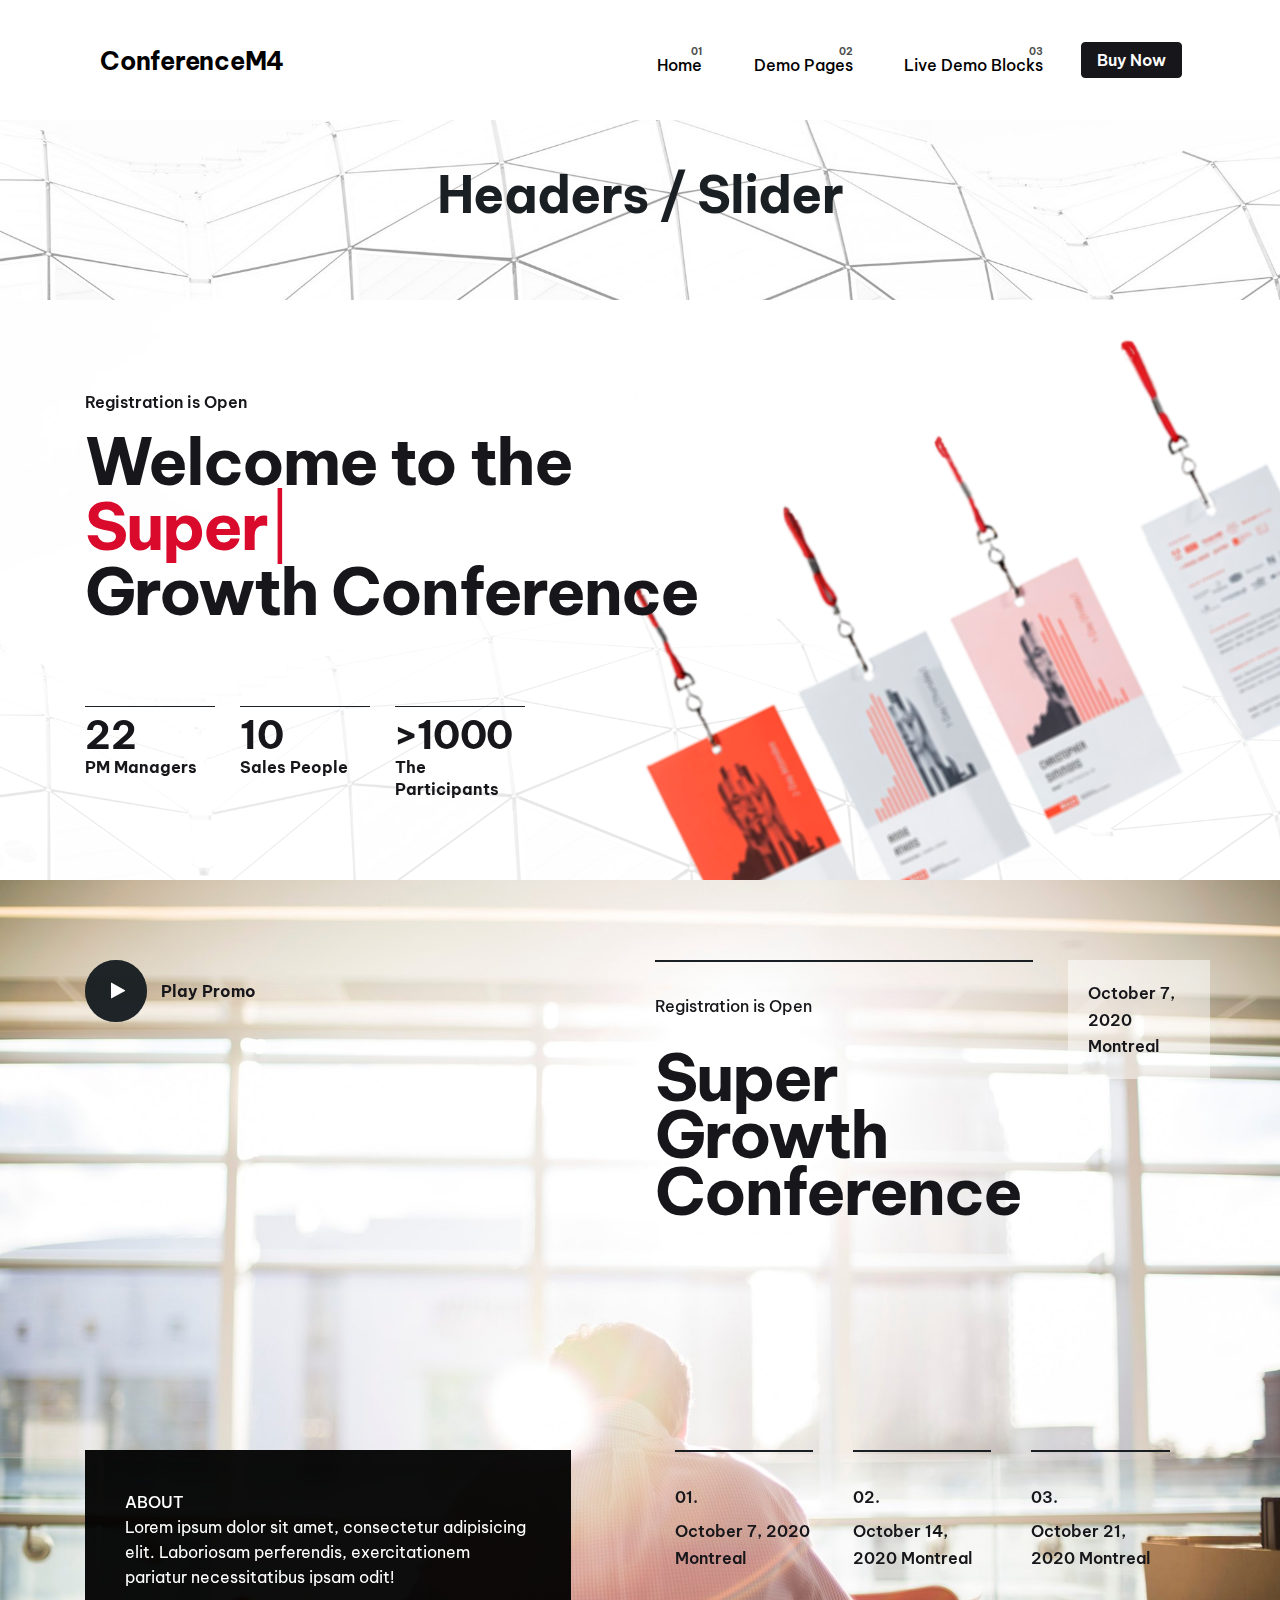
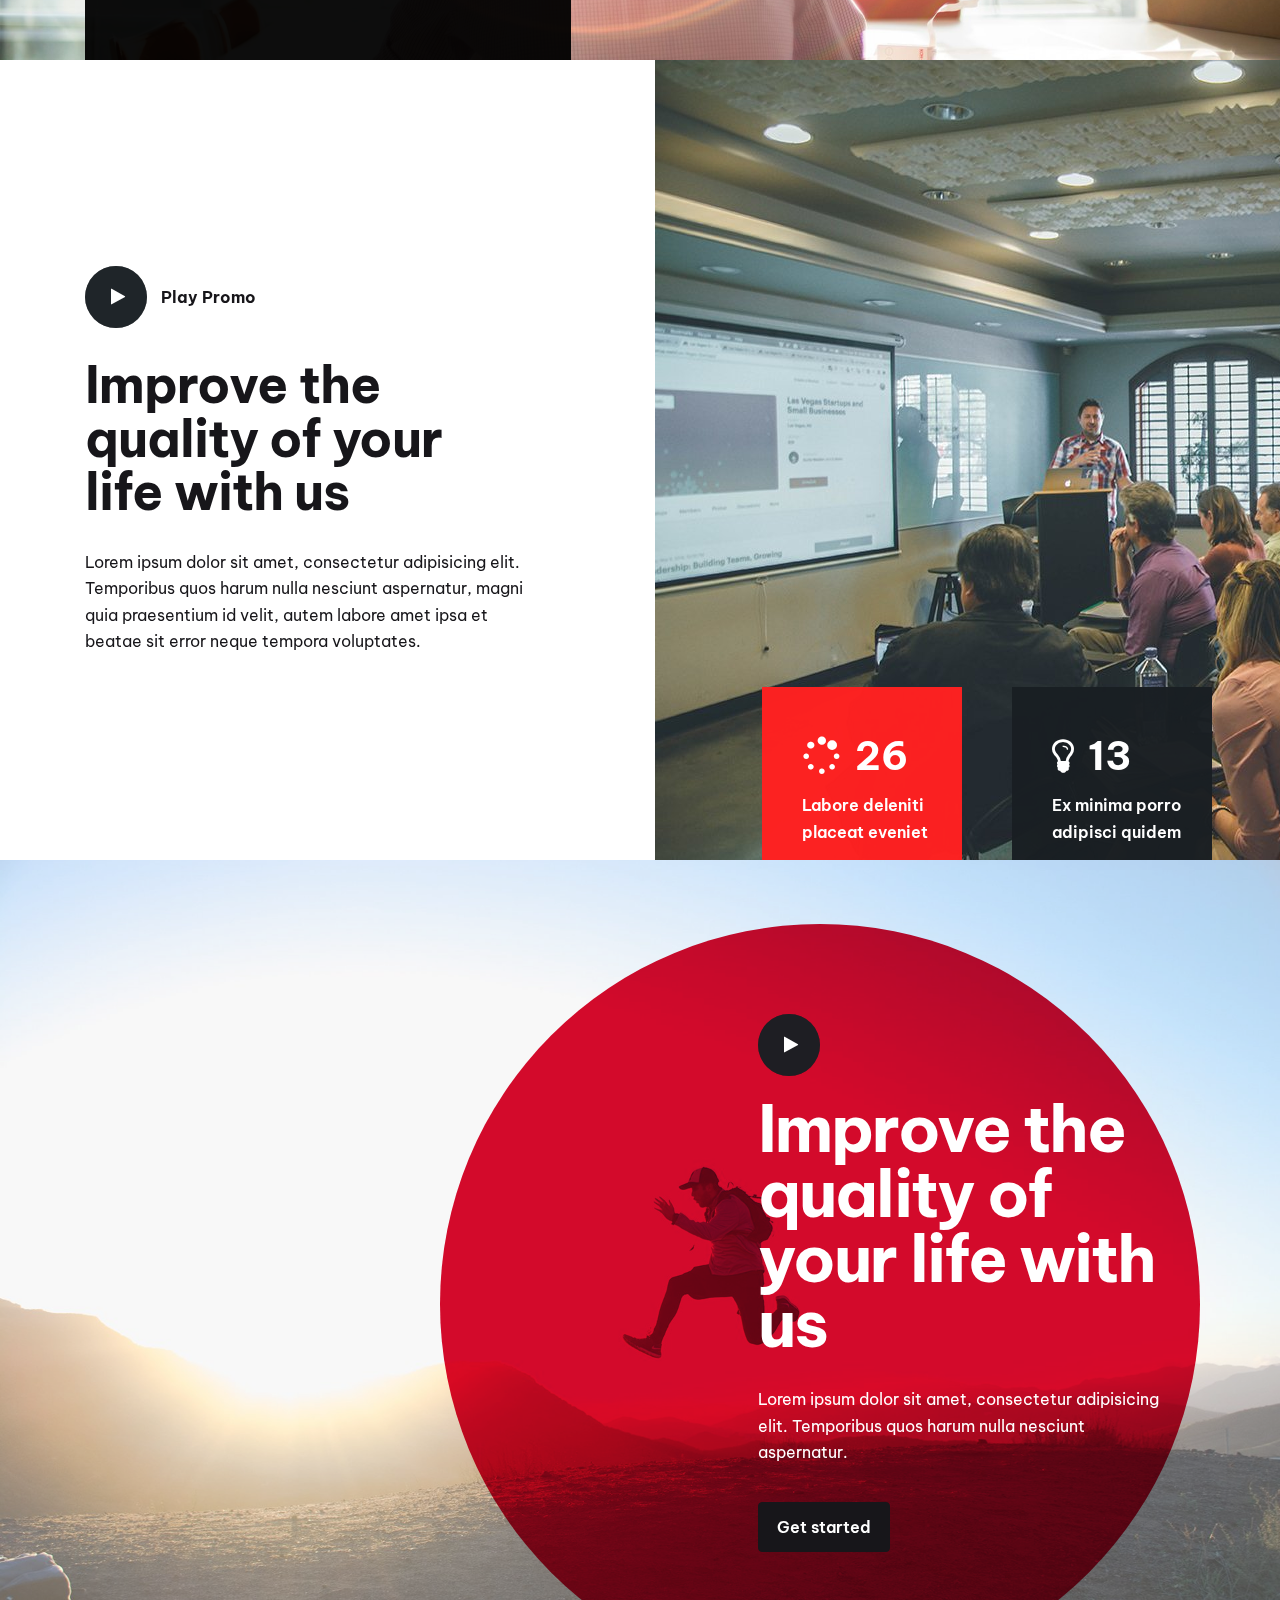
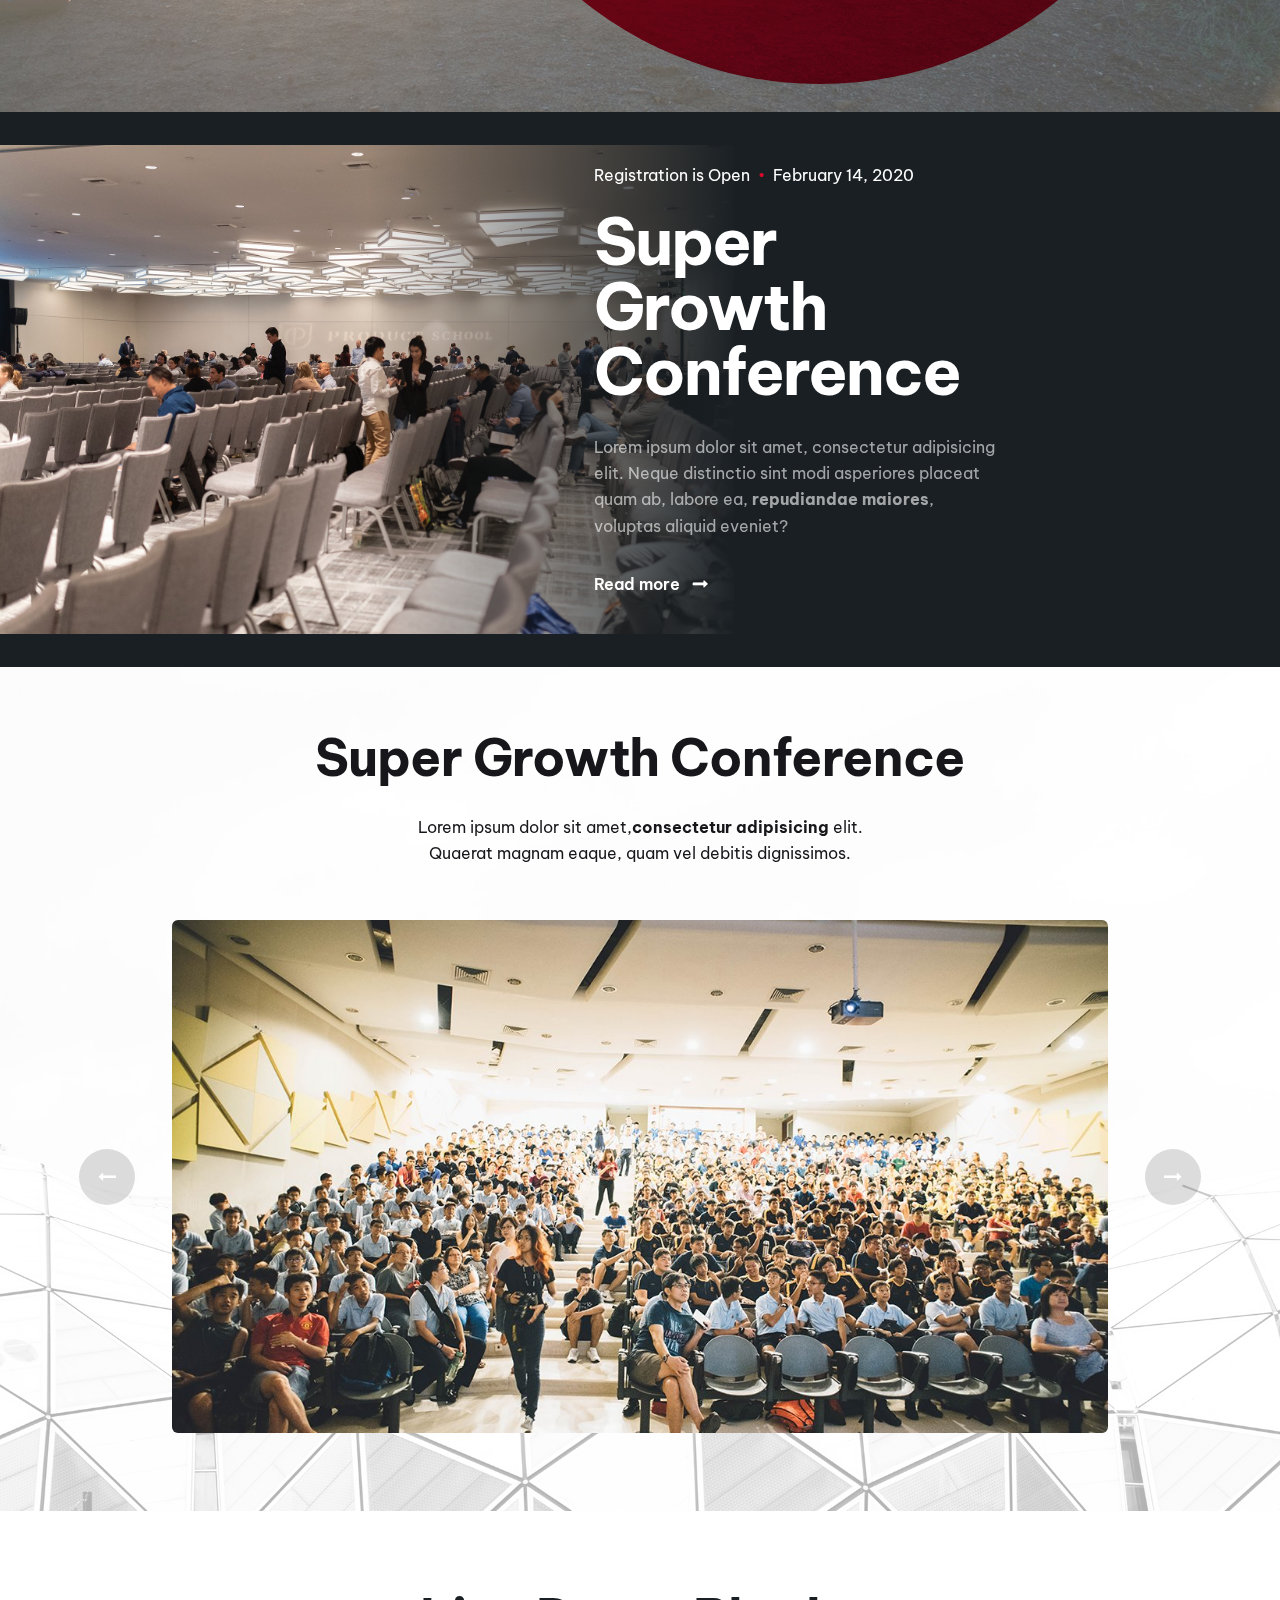
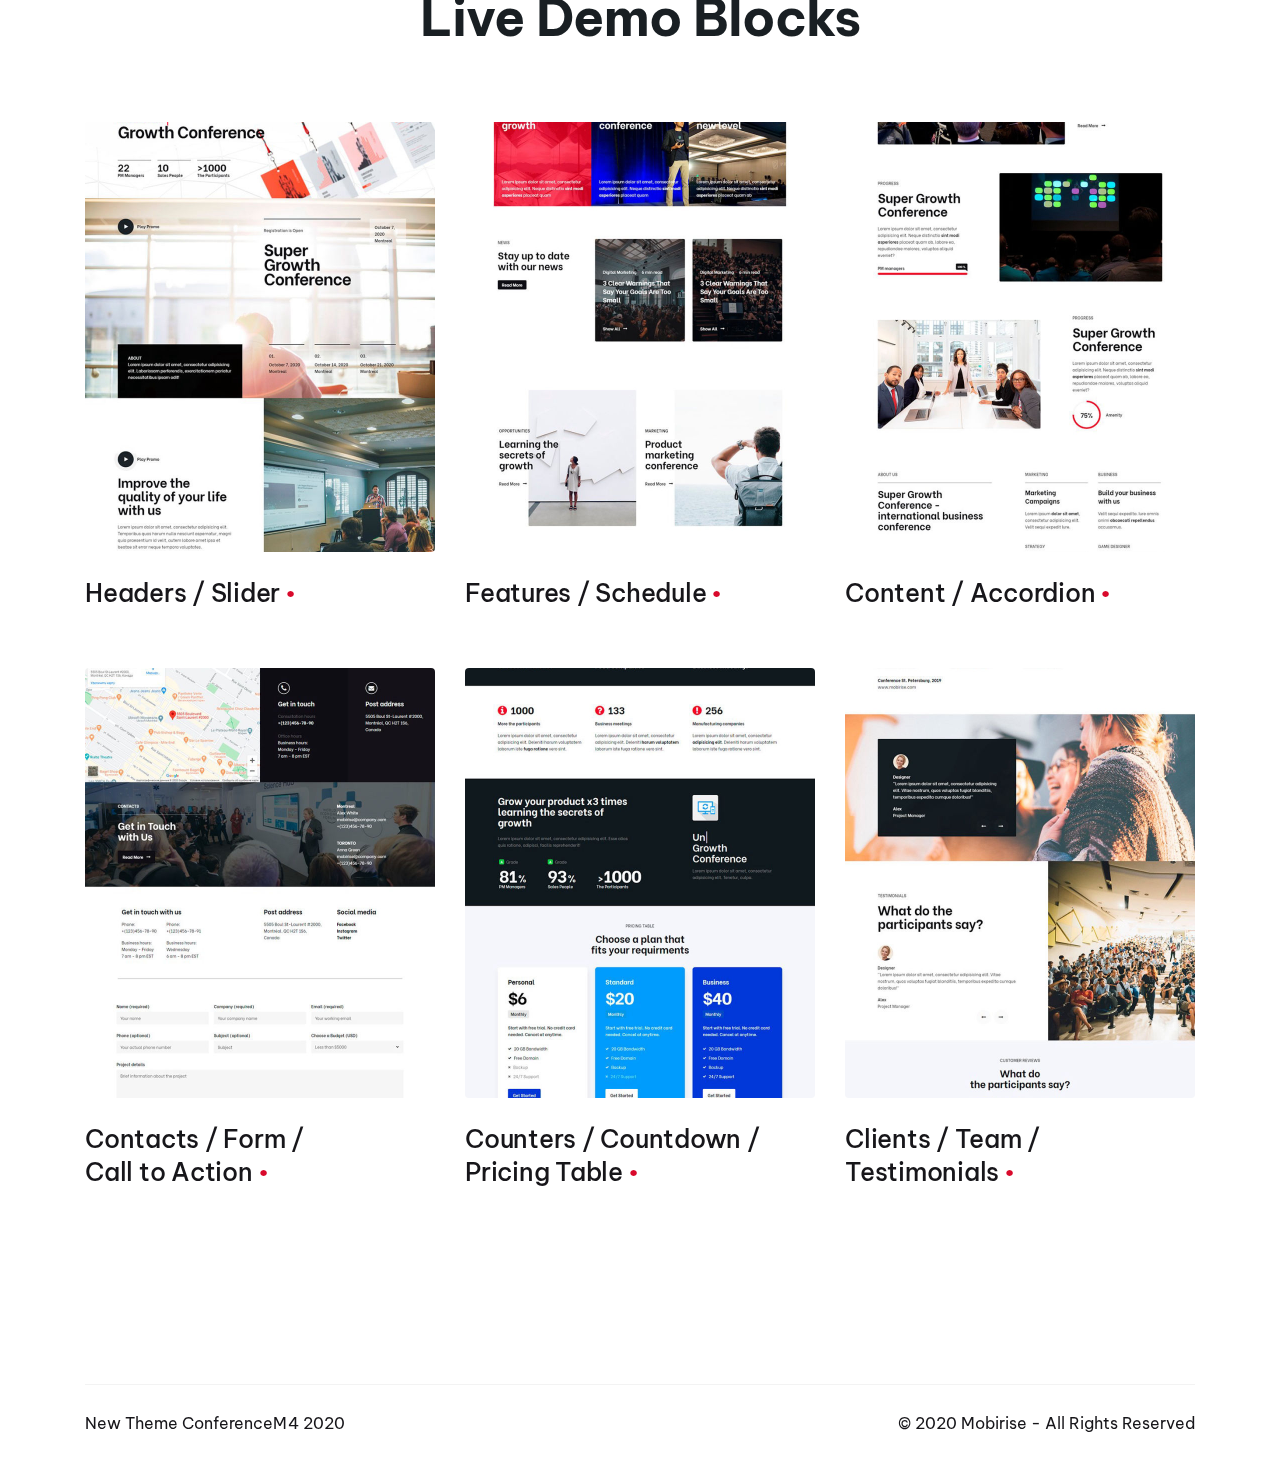
<file: headers.html>
<!DOCTYPE html>
<html  >
<head>
  <!-- Site made with Mobirise Website Builder v4.11.7, https://mobirise.com -->
  <meta charset="UTF-8">
  <meta http-equiv="X-UA-Compatible" content="IE=edge">
  <meta name="generator" content="Mobirise v4.11.7, mobirise.com">
  <meta name="viewport" content="width=device-width, initial-scale=1, minimum-scale=1">
  <link rel="shortcut icon" href="assets/images/logo.png" type="image/x-icon">
  <meta name="description" content="New ConferenceM4 Theme HTML Template - Download Now!">
  
  <title>ConferenceM4 Theme Headers / Slider</title>
  <link rel="stylesheet" href="assets/font-awesome/css/font-awesome.css">
  <link rel="stylesheet" href="assets/web/assets/mobirise-icons/mobirise-icons.css">
  <link rel="stylesheet" href="assets/tether/tether.min.css">
  <link rel="stylesheet" href="assets/bootstrap/css/bootstrap.min.css">
  <link rel="stylesheet" href="assets/bootstrap/css/bootstrap-grid.min.css">
  <link rel="stylesheet" href="assets/bootstrap/css/bootstrap-reboot.min.css">
  <link rel="stylesheet" href="assets/dropdown/css/style.css">
  <link rel="stylesheet" href="assets/theme/css/style.css">
  <link rel="stylesheet" href="assets/recaptcha.css">
  <link rel="preload" as="style" href="assets/mobirise/css/mbr-additional.css"><link rel="stylesheet" href="assets/mobirise/css/mbr-additional.css" type="text/css">
  
  
  
</head>
<body>
  <section class="menu1 cid-rRBQzc80fx" once="menu" id="menu1-d">

    
    

    <nav class="navbar navbar-dropdown navbar-expand-lg navbar-fixed-top">
                      <div class="container">
        <div class="navbar-brand">
            <div class="col-lg-auto">
            
            <span class="navbar-caption-wrap"><a class="navbar-caption text-black mbr-bold display-7" href="index.html">
                    ConferenceM4</a></span>
        </div>
    </div>
        <button class="navbar-toggler" type="button" data-toggle="collapse" data-target="#navbarSupportedContent" aria-controls="navbarNavAltMarkup" aria-expanded="false" aria-label="Toggle navigation">
            <div class="hamburger">
                <span></span>
                <span></span>
                <span></span>
                <span></span>
            </div>
        </button>
      <div class="collapse navbar-collapse" id="navbarSupportedContent">
            <ul class="navbar-nav nav-dropdown" data-app-modern-menu="true"><li class="nav-item dropdown">
                    <a class="nav-link link text-black display-4" href="index.html">
                        Home</a>
                </li>
                <li class="nav-item dropdown">
                    <a class="nav-link link text-black dropdown-toggle display-4" href="index.html#callToAction1-7" data-toggle="dropdown-submenu" aria-expanded="false">
                        Demo Pages</a><div class="dropdown-menu"><a class="text-black dropdown-item display-4" href="festival_of_colors/index.html">Festival of Color</a><a class="text-black dropdown-item display-4" href="contemporary_art_exhibition/index.html" aria-expanded="false">Contemporary <br>art exibition</a><a class="text-black dropdown-item display-4" href="life_coach/index.html" aria-expanded="false">Life Coach</a></div>
                </li>
                <li class="nav-item dropdown">
                    <a class="nav-link link text-black dropdown-toggle display-4" href="https://mobirise.com" data-toggle="dropdown-submenu" aria-expanded="false">
                         Live Demo Blocks</a><div class="dropdown-menu"><a class="text-black dropdown-item display-4" href="headers.html">Headers / Slider</a><a class="text-black dropdown-item display-4" href="features.html" aria-expanded="false">Features / Schedule</a><a class="text-black dropdown-item display-4" href="content.html" aria-expanded="false">Content / Accordion</a><a class="text-black dropdown-item display-4" href="contacts.html" aria-expanded="false">Contacts / Form / 
<br>Call to Action</a><a class="text-black dropdown-item display-4" href="counters.html" aria-expanded="false">Counters / Countdown / <br>Pricing Table</a><a class="text-black dropdown-item display-4" href="clients.html" aria-expanded="false">Clients / Team / <br>Testimonials</a></div>
                </li></ul>
           <div class="navbar-buttons mbr-section-btn"><a class="btn btn-sm btn-secondary display-4" href="http://my.mobirise.com/buy.php?p=94">
                    Buy Now</a></div>
      </div>
    </div></nav>
</section>

<section class="callToAction1 cid-rROhiecP89" id="callToAction1-2s">

    

    <div class="mbr-overlay" style="opacity: 0.6; background-color: rgb(255, 255, 255);">
    </div>

    <div class="container">
        <div class="row">
            <div class="content__block text-white col-md-12">
                        <h2 class="mbr-section-title mbr-bold mbr-fonts-style display-2">Headers / Slider</h2>
                        
                     </div>
                    
                    
            
        </div>
    </div>
</section>

<section class="header1 cid-rRCof1dJnx" id="header1-f">

    

    <div class="mbr-overlay" style="opacity: 0.9; background-color: rgb(255, 255, 255);">
    </div>

    
     <div class="image"></div>
    
    <div class="container">
        <div class="row">
            <div class="col-lg-12 position">
                    <h3 class="mbr-section-subtitle mbr-semibold mbr-fonts-style display-4">Registration is Open</h3>
                <h1 class="mbr-section-title1 mbr-bold mbr-fonts-style display-1">Welcome to the</h1>
                <div class="typed-text display-1">
                    <span>
                      <span class="animated-element mbr-bold" data-speed="1" data-word1="Super" data-word2="Unique" data-word3="Modern">
                      </span>
                    </span>
                </div>
                <h1 class="mbr-section-title2 mbr-bold mbr-fonts-style display-1">Growth Conference</h1>
                
                
            </div>
            <div class="info__block col-lg-12 align-left position justify-content-sm-start">
                
                
                
            <div class="info__block-item">
                    <div class="divider"></div>
                    <h4 class="title__item mbr-bold mbr-fonts-style display-5">22</h4>
                    <p class="text__item mbr-bold mbr-fonts-style display-4">PM Managers</p>
                </div><div class="info__block-item">
                    <div class="divider"></div>
                    <h4 class="title__item mbr-bold mbr-fonts-style display-5">10</h4>
                    <p class="text__item mbr-bold mbr-fonts-style display-4">Sales People</p>
                </div><div class="info__block-item">
                    <div class="divider"></div>
                    <h4 class="title__item mbr-bold mbr-fonts-style display-5">&gt;1000</h4>
                    <p class="text__item mbr-bold mbr-fonts-style display-4">The Participants</p>
                </div></div>
        </div>
    </div>
</section>

<section class="header2 cid-rRCoffknRy" id="header2-g">

    

    

    <div class="container wrap">
        <div class="row push__top justify-content-start">
            <div class="video__content col-lg-6">
                 <div class="mbr-figure">
                        <div class="mbr-media show-modal align-center" data-modal=".modalWindow">
                            <div class="anim">
                             <span class="mbr-iconfont fa-play fa"></span>
                                </div>
                            </div>
                                <p class="popup__text mbr-bold mbr-fonts-style display-4">Play Promo</p>

                    <div class="modalWindow" style="display: none;">
                        <div class="modalWindow-container">
                            <div class="modalWindow-video-container">
                                <div class="modalWindow-video">
                                    <iframe width="100%" height="100%" frameborder="0" allowfullscreen="1" data-src="https://www.youtube.com/watch?v=36YgDDJ7XSc"></iframe>
                                </div>
                                <a class="close" role="button" data-dismiss="modal">
                                    <span aria-hidden="true" class="mbri-close mbr-iconfont closeModal"></span>
                                    <span class="sr-only">Close</span>
                                </a>
                            </div>
                        </div>
                    </div>
                </div>
                
            </div>
            <div class="col-lg-6">
                <div class="wrap__title">
                    <div class="title__block">
                        <div class="divider"></div>
                        <h3 class="mbr-section-subtitle mbr-medium mbr-fonts-style display-4">Registration is Open</h3>
                        <h1 class="mbr-section-title mbr-bold mbr-fonts-style display-1">Super Growth Conference</h1>
                    </div>
                    <div class="date__block">
                        <p class="date__text mbr-semibold mbr-fonts-style display-4">October 7, 2020 Montreal</p>
                    </div>
                </div>
                
            </div>
        </div>
        <div class="row bottom__wrapper">
            <div class="col-lg-6 col-md-6">
                <div class="bottom__about text-white">
                     <h3 class="bottom__subtitle mbr-medium mbr-fonts-style display-4">ABOUT</h3>
                    <p class="bottom__about__text mbr-fonts-style display-4">
                   Lorem ipsum dolor sit amet, consectetur adipisicing elit. Laboriosam perferendis, exercitationem pariatur necessitatibus ipsam odit!</p>
                </div>
            </div>
            <div class="col-lg-6 col-md-6">
                <div class="widget">
                    
                    
                    
                <div class="widget__item">
                        <div class="divider"></div>
                        <p class="widget__number mbr-semibold mbr-fonts-style display-4">01.</p>
                        <p class="widget__text mbr-semibold mbr-fonts-style display-4">October 7, 2020 Montreal</p>
                    </div><div class="widget__item">
                        <div class="divider"></div>
                        <p class="widget__number mbr-semibold mbr-fonts-style display-4">02.</p>
                        <p class="widget__text mbr-semibold mbr-fonts-style display-4">October 14, 2020 Montreal</p>
                    </div><div class="widget__item">
                        <div class="divider"></div>
                        <p class="widget__number mbr-semibold mbr-fonts-style display-4">03.</p>
                        <p class="widget__text mbr-semibold mbr-fonts-style display-4">October 21, 2020 Montreal</p>
                    </div></div>
            </div>
        </div>
    </div>
</section>

<section class="header3 counters cid-rRHqPAl22v" id="header3-2c">
    

    <div class="container">
        <div class="row justify-content-center align-items-center">
            <div class="col-lg-5 title__block">
                  <div class="mbr-figure">
                        <div class="mbr-media show-modal align-center" data-modal=".modalWindow">
                            <div class="anim">
                             <span class="mbr-iconfont fa-play fa"></span>
                                </div>
                            </div>
                                <p class="popup__text mbr-bold mbr-fonts-style display-4">Play Promo</p>

                    <div class="modalWindow" style="display: none;">
                        <div class="modalWindow-container">
                            <div class="modalWindow-video-container">
                                <div class="modalWindow-video">
                                    <iframe width="100%" height="100%" frameborder="0" allowfullscreen="1" data-src="https://www.youtube.com/watch?v=36YgDDJ7XSc"></iframe>
                                </div>
                                <a class="close" role="button" data-dismiss="modal">
                                    <span aria-hidden="true" class="mbri-close mbr-iconfont closeModal"></span>
                                    <span class="sr-only">Close</span>
                                </a>
                            </div>
                        </div>
                    </div>
                </div>
                
                
                <h1 class="mbr-section-title mbr-bold mbr-fonts-style display-2">Improve the quality of your life with us</h1>
                <p class="mbr-text mbr-fonts-style display-4">Lorem ipsum dolor sit amet, consectetur adipisicing elit. Temporibus quos harum nulla nesciunt aspernatur, magni quia praesentium id velit, autem labore amet ipsa et beatae sit error neque tempora voluptates.</p>
               
            
            </div>
            
            <div class="col-lg-1 d-none d-lg-block"></div>
            <div class="col-lg-6 image d-flex justify-content-start">
                <img src="assets/images/conference2.jpg" alt="" title="">
                <div class="widget text-white">
                    <div class="row">
                    <div class="widget__item1 push__left col-lg-4 col-md-3 col-6 ">
                         <span class="mbr-iconfont fa-spinner fa" style="font-size: 39px;"></span>
                        <span class="widget__count mbr-bold mbr-fonts-style count display-5">26</span>
                        <p class="widget__text mbr-semibold mbr-fonts-style display-4">Labore deleniti placeat eveniet</p>
                    </div>
                    <div class="widget__item2 push__left col-lg-4 col-md-3 col-6 ">
                         <span class="mbr-iconfont fa-lightbulb-o fa" style="font-size: 39px;"></span>
                        <span class="widget__count mbr-bold mbr-fonts-style count display-5">13</span>
                        <p class="widget__text mbr-semibold mbr-fonts-style display-4">Ex minima porro adipisci quidem</p>
                    </div>
                    
                    </div>
                </div>
            </div>
        </div>
    </div>
</section>

<section class="header4 cid-rRHqPZGiaZ" id="header4-2d">

    

    <div class="mbr-overlay" style="opacity: 0.3; background-color: rgb(255, 255, 255);">
    </div>

    <div class="container">
        <div class="row">
            <div class="col-lg-7 d-none d-lg-block"></div>
            <div class="col-lg-5 col-md-8 wrap text-white">
                <div class="title__block">
                  <div class="mbr-figure">
                        <div class="mbr-media show-modal align-center" data-modal=".modalWindow">
                            <div class="anim">
                             <span class="mbr-iconfont fa-play fa"></span>
                                </div>
                            </div>

                    <div class="modalWindow" style="display: none;">
                        <div class="modalWindow-container">
                            <div class="modalWindow-video-container">
                                <div class="modalWindow-video">
                                    <iframe width="100%" height="100%" frameborder="0" allowfullscreen="1" data-src="https://www.youtube.com/watch?v=36YgDDJ7XSc"></iframe>
                                </div>
                                <a class="close" role="button" data-dismiss="modal">
                                    <span aria-hidden="true" class="mbri-close mbr-iconfont closeModal"></span>
                                    <span class="sr-only">Close</span>
                                </a>
                            </div>
                        </div>
                    </div>
                </div>
                
                
                <h1 class="mbr-section-title mbr-bold mbr-fonts-style display-1">Improve the quality of your life with us</h1>
                <p class="mbr-text mbr-fonts-style display-4">Lorem ipsum dolor sit amet, consectetur adipisicing elit. Temporibus quos harum nulla nesciunt aspernatur.</p>
               
            <div class="mbr-section-btn"><a class="btn btn-secondary display-4" href="#">Get started</a></div>
            </div>
            </div>
        </div>
    </div>
</section>

<section class="header5 cid-rRCogBqEsi" id="header5-j">

    


    <div class="container-fluid">
        <div class="row align-items-center">
            <div class="mbr-figure col-lg-7">
                <div class="image">
                    <img src="assets/images/conference24-1920.jpg" alt="" title="">
                </div>
            </div>
            
            <div class="col-lg-4 lg-push content__block text-white">
                <h3 class="mbr-section-subtitle  mbr-fonts-style display-4">Registration is Open
                    <span class="circle"></span>
                    February 14, 2020
                </h3>
                <h2 class="mbr-section-title mbr-bold mbr-fonts-style display-1">Super Growth Conference</h2>
                <p class="mbr-text mbr-fonts-style display-4">Lorem ipsum dolor sit amet, consectetur adipisicing elit. Neque distinctio sint modi asperiores placeat quam ab, labore ea, <strong>repudiandae maiores</strong>, voluptas aliquid eveniet?</p>
                <div class="mbr-section-btn"><a class="btn btn-white-outline display-4" href="#">Read more<span class="fa-long-arrow-right fa mbr-iconfont mbr-iconfont-btn"></span></a></div>
            </div>
        </div>
    </div>
</section>

<section class="slider1 carousel slide testimonials-slider cid-rRCohGY6CX" data-interval="false" id="slider1-k">
    
    

    <div class="mbr-overlay" style="opacity: 0.7; background-color: rgb(255, 255, 255);">
    </div>

    <div class="container">
        <div class="title__block text-center">
            <h2 class="mbr-section-title mbr-fonts-style mbr-bold display-2">Super Growth Conference</h2>
            <p class="mbr-text mbr-fonts-style display-4">Lorem ipsum dolor sit amet,<strong>consectetur adipisicing</strong> elit. <br>Quaerat magnam eaque, quam vel debitis dignissimos. </p>
        </div>
        <div class="carousel slide" role="listbox" data-pause="true" data-keyboard="false" data-ride="false" data-interval="false">
            <div class="carousel-inner">
                
                
            <div class="carousel-item">
                    <div class="user col-md-10 col-sm-12 col-xl-12">
                        <div class="user_image">
                            <img src="assets/images/conference15.jpg" alt="" title="">
                        </div>
                    </div>
                </div><div class="carousel-item">
                    <div class="user col-md-10 col-sm-12 col-xl-12">
                        <div class="user_image">
                            <img src="assets/images/conference10.jpg" alt="" title="">
                        </div>
                    </div>
                </div></div>
             <div class="carousel-controls">
                <a class="carousel-control-prev" role="button" data-slide="prev">
                  <span aria-hidden="true" class="fa-long-arrow-left fa mbr-iconfont"></span>
                  <span class="sr-only">Previous</span>
                </a>
                
                <a class="carousel-control-next" role="button" data-slide="next">
                  <span aria-hidden="true" class="fa-long-arrow-right fa mbr-iconfont"></span>
                  <span class="sr-only">Next</span>
                </a>
            </div>

        </div>
    </div>
</section>

<section class="callToAction1 cid-rROhd1e91a" id="callToAction1-2q">

    

    

    <div class="container">
        <div class="row">
            <div class="content__block text-white col-md-12">
                        <h2 class="mbr-section-title mbr-bold mbr-fonts-style display-2">Live Demo Blocks</h2>
                        
                     </div>
                    
                    
            
        </div>
    </div>
</section>

<section class="features7 cid-rROueoMfPc" id="features7-34">

    

    

    <div class="container">
        
        
        <div class="row">
            <div class="wrap col-lg-4 col-sm-12">
                <div class="image">
                    <a href="headers.html"><img src="assets/images/headers-700x1050.jpg" alt="" title=""></a>
                </div>
                <div class="descr__block">
                    
                    <p class="descr__text mbr-medium mbr-fonts-style display-7">Headers / Slider</p>
                    <div class="link__text mbr-fonts-style display-4"><a href="headers.html" class="link__hover mbr-semibold text-secondary">Live Demo</a></div>
                </div>
            </div>
            <div class="wrap col-lg-4 col-sm-12">
                <div class="image">
                    <a href="features.html"><img src="assets/images/features-700x1050.jpg" alt="" title=""></a>
                </div>
                <div class="descr__block">
                    
                    <p class="descr__text mbr-medium mbr-fonts-style display-7">Features / Schedule</p>
                    <div class="link__text mbr-fonts-style display-4">
                        <a href="features.html" class="link__hover mbr-semibold text-secondary">Live Demo</a>
                    </div>
                </div>
            </div>
            <div class="wrap col-lg-4 col-sm-12">
                <div class="image">
                    <a href="content.html"><img src="assets/images/content-1-700x1050.jpg" alt="" title=""></a>
                </div>
                <div class="descr__block">
                    
                    <p class="descr__text mbr-medium mbr-fonts-style display-7">Content / Accordion</p>
                    <div class="link__text mbr-fonts-style display-4">
                        <a href="content.html" class="link__hover mbr-semibold text-secondary">Live Demo</a>
                    </div>
                </div>
            </div>
        </div>
        
        
        <div class="row">
            <div class="wrap col-lg-4 col-sm-12">
                <div class="image">
                    <a href="contacts.html"><img src="assets/images/contacts-700x1050.jpg" alt="" title=""></a>
                </div>
                <div class="descr__block">
                    
                    <p class="descr__text mbr-medium mbr-fonts-style display-7">Contacts / Form / 
<br>Call to Action</p>
                    <div class="link__text mbr-fonts-style display-4">
                        <a href="contacts.html" class="link__hover mbr-semibold text-secondary">Live Demo</a>
                    </div>
                </div>
            </div>
            <div class="wrap col-lg-4 col-sm-12">
                <div class="image">
                    <a href="counters.html"><img src="assets/images/counters-700x1050.jpg" alt="" title=""></a>
                </div>
                <div class="descr__block">
                    
                    <p class="descr__text mbr-medium mbr-fonts-style display-7">Counters / Countdown / 
<br>Pricing Table</p>
                    <div class="link__text mbr-fonts-style display-4">
                        <a href="counters.html" class="link__hover mbr-semibold text-secondary">Live Demo</a>
                    </div>
                </div>
            </div>
            <div class="wrap col-lg-4 col-sm-12">
                <div class="image">
                    <a href="clients.html"><img src="assets/images/clients-700x1050.jpg" alt="" title=""></a>
                </div>
                <div class="descr__block">
                    
                    <p class="descr__text mbr-medium mbr-fonts-style display-7">Clients / Team / 
<br>Testimonials</p>
                    <div class="link__text mbr-fonts-style display-4">
                        <a href="clients.html" class="link__hover mbr-semibold text-secondary">Live Demo</a>
                    </div>
                </div>
            </div>
        </div>
       
        
    </div>
</section>


<section class="footer1 cid-rRBQCMhHrw" id="footer1-e">

    

    

    <div class="container">
        <div class="row justify-content-between">
            
            
            <div class="col-md-6 wrap col-lg-4 col-lg-6">
                <div class="footer__content">
                    <h4 class="mbr-fonts-style mbr-semibold title__adress display-4">Partnership</h4>
                    <p class="work__adress mbr-fonts-style display-4">Interested in working with us?<br><strong>mobirise@company.com</strong></p>
                </div>
                <div class="footer__content">
                    <h4 class="mbr-fonts-style mbr-semibold title__adress display-4">Phone</h4>
                    <p class="work__adress mbr-fonts-style display-4">Ph: +(123)456-78-90</p>
                </div>
            </div>
            <div class="col-md-6 wrap col-lg-6">
                <div class="footer__content">
                    <h4 class="mbr-fonts-style mbr-semibold title__adress display-4">Subscribe</h4>
                   <div class="subscribe__form" data-form-type="formoid">
                <!---Formbuilder Form--->
                <form action="https://mobirise.com/" method="POST" class="mbr-form form-with-styler" data-form-title="Mobirise Form"><input type="hidden" name="email" data-form-email="true" value="Vzr6eFuDWqBzoTXCD+OTA0uuc5XmeCIfzWnj47OubAeZ0B3lcAyF0h3j08Vgej4MBIhxdpeG1gCgQcsaA97BUK+1EGnrhHpxzG3mJPVrYdakY3h9kLER3vg9c+TYipon">
                    <div class="row">
                        <div hidden="hidden" data-form-alert="" class="alert alert-success col-12">Thanks for filling out the form!</div>
                        <div hidden="hidden" data-form-alert-danger="" class="alert alert-danger col-12">
                        </div>
                    </div>
                    <div class="dragArea row">
                        <div class="form-group col-md-7  col-6" data-for="email">
                            <input type="email" name="email" placeholder="Your email" data-form-field="Email" required="required" class="form-control display-4" id="email-footer1-e">
                        </div>
                        <div class="col-md-5 col-6 input-group-btn"><button type="submit" class="btn btn-lg btn-secondary display-4">Subscribe</button></div>
                    </div>
                </form><!---Formbuilder Form--->
            </div>
                </div>
            </div> 
            
            
            </div>
            <div class="divider"></div>
            <div class="row align-items-baseline">
                <div class="col-md-6">
                     <p class="privacy mbr-fonts-style align-left display-4">New Theme ConferenceM4 2020</p>
                </div>
                <div class="col-md-6">
                     <p class="privacy mbr-fonts-style align-right display-4">© 2020 Mobirise - All Rights Reserved</p>
                </div>
            </div>
        </div>
                
</section>

  <script src="assets/web/assets/jquery/jquery.min.js"></script>
  <script src="assets/tether/tether.min.js"></script>
  <script src="assets/popper/popper.min.js"></script>
  <script src="assets/Typed/typed.min.js"></script>
  <script src="assets/bootstrap/js/bootstrap.min.js"></script>
  <script src="assets/touchswipe/jquery.touch-swipe.min.js"></script>
  <script src="assets/dropdown/js/nav-dropdown.js"></script>
  <script src="assets/dropdown/js/navbar-dropdown.js"></script>
  <script src="assets/playervimeo/vimeo_player.js"></script>
  <script src="assets/viewportchecker/jquery.viewportchecker.js"></script>
  <script src="assets/bootstrapcarouselswipe/bootstrap-carousel-swipe.js"></script>
  <script src="assets/mbr-testimonials-slider/mbr-testimonials-slider.js"></script>
  <script src="assets/smoothscroll/smooth-scroll.js"></script>
  <script src="assets/theme/js/script.js"></script>
  
  
</body>
</html>
</file>
<file: assets/web/assets/mobirise-icons/mobirise-icons.css>
@font-face {
  font-family: 'MobiriseIcons';
  src:  url('mobirise-icons.eot?spat4u');
  src:  url('mobirise-icons.eot?spat4u#iefix') format('embedded-opentype'),
    url('mobirise-icons.ttf?spat4u') format('truetype'),
    url('mobirise-icons.woff?spat4u') format('woff'),
    url('mobirise-icons.svg?spat4u#MobiriseIcons') format('svg');
  font-weight: normal;
  font-style: normal;
  font-display: swap;
}

[class^="mbri-"], [class*=" mbri-"] {
  /* use !important to prevent issues with browser extensions that change fonts */
  font-family: MobiriseIcons !important;
  speak: none;
  font-style: normal;
  font-weight: normal;
  font-variant: normal;
  text-transform: none;
  line-height: 1;

  /* Better Font Rendering =========== */
  -webkit-font-smoothing: antialiased;
  -moz-osx-font-smoothing: grayscale;
}

.mbri-add-submenu:before {
  content: "\e900";
}
.mbri-alert:before {
  content: "\e901";
}
.mbri-align-center:before {
  content: "\e902";
}
.mbri-align-justify:before {
  content: "\e903";
}
.mbri-align-left:before {
  content: "\e904";
}
.mbri-align-right:before {
  content: "\e905";
}
.mbri-android:before {
  content: "\e906";
}
.mbri-apple:before {
  content: "\e907";
}
.mbri-arrow-down:before {
  content: "\e908";
}
.mbri-arrow-next:before {
  content: "\e909";
}
.mbri-arrow-prev:before {
  content: "\e90a";
}
.mbri-arrow-up:before {
  content: "\e90b";
}
.mbri-bold:before {
  content: "\e90c";
}
.mbri-bookmark:before {
  content: "\e90d";
}
.mbri-bootstrap:before {
  content: "\e90e";
}
.mbri-briefcase:before {
  content: "\e90f";
}
.mbri-browse:before {
  content: "\e910";
}
.mbri-bulleted-list:before {
  content: "\e911";
}
.mbri-calendar:before {
  content: "\e912";
}
.mbri-camera:before {
  content: "\e913";
}
.mbri-cart-add:before {
  content: "\e914";
}
.mbri-cart-full:before {
  content: "\e915";
}
.mbri-cash:before {
  content: "\e916";
}
.mbri-change-style:before {
  content: "\e917";
}
.mbri-chat:before {
  content: "\e918";
}
.mbri-clock:before {
  content: "\e919";
}
.mbri-close:before {
  content: "\e91a";
}
.mbri-cloud:before {
  content: "\e91b";
}
.mbri-code:before {
  content: "\e91c";
}
.mbri-contact-form:before {
  content: "\e91d";
}
.mbri-credit-card:before {
  content: "\e91e";
}
.mbri-cursor-click:before {
  content: "\e91f";
}
.mbri-cust-feedback:before {
  content: "\e920";
}
.mbri-database:before {
  content: "\e921";
}
.mbri-delivery:before {
  content: "\e922";
}
.mbri-desktop:before {
  content: "\e923";
}
.mbri-devices:before {
  content: "\e924";
}
.mbri-down:before {
  content: "\e925";
}
.mbri-download:before {
  content: "\e989";
}
.mbri-drag-n-drop:before {
  content: "\e927";
}
.mbri-drag-n-drop2:before {
  content: "\e928";
}
.mbri-edit:before {
  content: "\e929";
}
.mbri-edit2:before {
  content: "\e92a";
}
.mbri-error:before {
  content: "\e92b";
}
.mbri-extension:before {
  content: "\e92c";
}
.mbri-features:before {
  content: "\e92d";
}
.mbri-file:before {
  content: "\e92e";
}
.mbri-flag:before {
  content: "\e92f";
}
.mbri-folder:before {
  content: "\e930";
}
.mbri-gift:before {
  content: "\e931";
}
.mbri-github:before {
  content: "\e932";
}
.mbri-globe:before {
  content: "\e933";
}
.mbri-globe-2:before {
  content: "\e934";
}
.mbri-growing-chart:before {
  content: "\e935";
}
.mbri-hearth:before {
  content: "\e936";
}
.mbri-help:before {
  content: "\e937";
}
.mbri-home:before {
  content: "\e938";
}
.mbri-hot-cup:before {
  content: "\e939";
}
.mbri-idea:before {
  content: "\e93a";
}
.mbri-image-gallery:before {
  content: "\e93b";
}
.mbri-image-slider:before {
  content: "\e93c";
}
.mbri-info:before {
  content: "\e93d";
}
.mbri-italic:before {
  content: "\e93e";
}
.mbri-key:before {
  content: "\e93f";
}
.mbri-laptop:before {
  content: "\e940";
}
.mbri-layers:before {
  content: "\e941";
}
.mbri-left-right:before {
  content: "\e942";
}
.mbri-left:before {
  content: "\e943";
}
.mbri-letter:before {
  content: "\e944";
}
.mbri-like:before {
  content: "\e945";
}
.mbri-link:before {
  content: "\e946";
}
.mbri-lock:before {
  content: "\e947";
}
.mbri-login:before {
  content: "\e948";
}
.mbri-logout:before {
  content: "\e949";
}
.mbri-magic-stick:before {
  content: "\e94a";
}
.mbri-map-pin:before {
  content: "\e94b";
}
.mbri-menu:before {
  content: "\e94c";
}
.mbri-mobile:before {
  content: "\e94d";
}
.mbri-mobile2:before {
  content: "\e94e";
}
.mbri-mobirise:before {
  content: "\e94f";
}
.mbri-more-horizontal:before {
  content: "\e950";
}
.mbri-more-vertical:before {
  content: "\e951";
}
.mbri-music:before {
  content: "\e952";
}
.mbri-new-file:before {
  content: "\e953";
}
.mbri-numbered-list:before {
  content: "\e954";
}
.mbri-opened-folder:before {
  content: "\e955";
}
.mbri-pages:before {
  content: "\e956";
}
.mbri-paper-plane:before {
  content: "\e957";
}
.mbri-paperclip:before {
  content: "\e958";
}
.mbri-photo:before {
  content: "\e959";
}
.mbri-photos:before {
  content: "\e95a";
}
.mbri-pin:before {
  content: "\e95b";
}
.mbri-play:before {
  content: "\e95c";
}
.mbri-plus:before {
  content: "\e95d";
}
.mbri-preview:before {
  content: "\e95e";
}
.mbri-print:before {
  content: "\e95f";
}
.mbri-protect:before {
  content: "\e960";
}
.mbri-question:before {
  content: "\e961";
}
.mbri-quote-left:before {
  content: "\e962";
}
.mbri-quote-right:before {
  content: "\e963";
}
.mbri-refresh:before {
  content: "\e964";
}
.mbri-responsive:before {
  content: "\e965";
}
.mbri-right:before {
  content: "\e966";
}
.mbri-rocket:before {
  content: "\e967";
}
.mbri-sad-face:before {
  content: "\e968";
}
.mbri-sale:before {
  content: "\e969";
}
.mbri-save:before {
  content: "\e96a";
}
.mbri-search:before {
  content: "\e96b";
}
.mbri-setting:before {
  content: "\e96c";
}
.mbri-setting2:before {
  content: "\e96d";
}
.mbri-setting3:before {
  content: "\e96e";
}
.mbri-share:before {
  content: "\e96f";
}
.mbri-shopping-bag:before {
  content: "\e970";
}
.mbri-shopping-basket:before {
  content: "\e971";
}
.mbri-shopping-cart:before {
  content: "\e972";
}
.mbri-sites:before {
  content: "\e973";
}
.mbri-smile-face:before {
  content: "\e974";
}
.mbri-speed:before {
  content: "\e975";
}
.mbri-star:before {
  content: "\e976";
}
.mbri-success:before {
  content: "\e977";
}
.mbri-sun:before {
  content: "\e978";
}
.mbri-sun2:before {
  content: "\e979";
}
.mbri-tablet:before {
  content: "\e97a";
}
.mbri-tablet-vertical:before {
  content: "\e97b";
}
.mbri-target:before {
  content: "\e97c";
}
.mbri-timer:before {
  content: "\e97d";
}
.mbri-to-ftp:before {
  content: "\e97e";
}
.mbri-to-local-drive:before {
  content: "\e97f";
}
.mbri-touch-swipe:before {
  content: "\e980";
}
.mbri-touch:before {
  content: "\e981";
}
.mbri-trash:before {
  content: "\e982";
}
.mbri-underline:before {
  content: "\e983";
}
.mbri-unlink:before {
  content: "\e984";
}
.mbri-unlock:before {
  content: "\e985";
}
.mbri-up-down:before {
  content: "\e986";
}
.mbri-up:before {
  content: "\e987";
}
.mbri-update:before {
  content: "\e988";
}
.mbri-upload:before {
 content: "\e926"; 
}
.mbri-user:before {
  content: "\e98a";
}
.mbri-user2:before {
  content: "\e98b";
}
.mbri-users:before {
  content: "\e98c";
}
.mbri-video:before {
  content: "\e98d";
}
.mbri-video-play:before {
  content: "\e98e";
}
.mbri-watch:before {
  content: "\e98f";
}
.mbri-website-theme:before {
  content: "\e990";
}
.mbri-wifi:before {
  content: "\e991";
}
.mbri-windows:before {
  content: "\e992";
}
.mbri-zoom-out:before {
  content: "\e993";
}
.mbri-redo:before {
  content: "\e994";
}
.mbri-undo:before {
  content: "\e995";
}
</file>
<file: assets/dropdown/css/style.css>
.navbar-dropdown {
  left: 0;
  padding: 0;
  position: absolute;
  right: 0;
  top: 0;
  transition: all 0.45s ease;
  z-index: 1030;
  background: #282828; }
  .navbar-dropdown .navbar-logo {
    margin-right: 0.8rem;
    transition: margin 0.3s ease-in-out;
    vertical-align: middle; }
    .navbar-dropdown .navbar-logo img {
      height: 3.125rem;
      transition: all 0.3s ease-in-out; }
    .navbar-dropdown .navbar-logo.mbr-iconfont {
      font-size: 3.125rem;
      line-height: 3.125rem; }
  .navbar-dropdown .navbar-caption {
    font-weight: 700;
    white-space: normal;
    vertical-align: -4px;
    line-height: 3.125rem !important; }
    .navbar-dropdown .navbar-caption, .navbar-dropdown .navbar-caption:hover {
      color: inherit;
      text-decoration: none; }
  .navbar-dropdown .mbr-iconfont + .navbar-caption {
    vertical-align: -1px; }
  .navbar-dropdown.navbar-fixed-top {
    position: fixed; }
  .navbar-dropdown .navbar-brand span {
    vertical-align: -4px; }
  .navbar-dropdown.bg-color.transparent {
    background: none; }
  .navbar-dropdown.navbar-short .navbar-brand {
    padding: 0.625rem 0; }
    .navbar-dropdown.navbar-short .navbar-brand span {
      vertical-align: -1px; }
  .navbar-dropdown.navbar-short .navbar-caption {
    line-height: 2.375rem !important;
    vertical-align: -2px; }
  .navbar-dropdown.navbar-short .navbar-logo {
    margin-right: 0.5rem; }
    .navbar-dropdown.navbar-short .navbar-logo img {
      height: 2.375rem; }
    .navbar-dropdown.navbar-short .navbar-logo.mbr-iconfont {
      font-size: 2.375rem;
      line-height: 2.375rem; }
  .navbar-dropdown.navbar-short .mbr-table-cell {
    height: 3.625rem; }
  .navbar-dropdown .navbar-close {
    left: 0.6875rem;
    position: fixed;
    top: 0.75rem;
    z-index: 1000; }
  .navbar-dropdown .hamburger-icon {
    content: "";
    display: inline-block;
    vertical-align: middle;
    width: 16px;
    -webkit-box-shadow: 0 -6px 0 1px #282828,0 0 0 1px #282828,0 6px 0 1px #282828;
    -moz-box-shadow: 0 -6px 0 1px #282828,0 0 0 1px #282828,0 6px 0 1px #282828;
    box-shadow: 0 -6px 0 1px #282828,0 0 0 1px #282828,0 6px 0 1px #282828; }

.dropdown-menu .dropdown-toggle[data-toggle="dropdown-submenu"]::after {
  border-bottom: 0.35em solid transparent;
  border-left: 0.35em solid;
  border-right: 0;
  border-top: 0.35em solid transparent;
  margin-left: 0.3rem; }

.dropdown-menu .dropdown-item:focus {
  outline: 0; }

.nav-dropdown {
  font-size: 0.75rem;
  font-weight: 500;
  height: auto !important; }
  .nav-dropdown .nav-btn {
    padding-left: 1rem; }
  .nav-dropdown .link {
    margin: .667em 1.667em;
    font-weight: 500;
    padding: 0;
    transition: color .2s ease-in-out; }
    .nav-dropdown .link.dropdown-toggle {
      margin-right: 2.583em; }
      .nav-dropdown .link.dropdown-toggle::after {
        margin-left: .25rem;
        border-top: 0.35em solid;
        border-right: 0.35em solid transparent;
        border-left: 0.35em solid transparent;
        border-bottom: 0; }
      .nav-dropdown .link.dropdown-toggle[aria-expanded="true"] {
        margin: 0;
        padding: 0.667em 3.263em  0.667em 1.667em; }
  .nav-dropdown .link::after,
  .nav-dropdown .dropdown-item::after {
    color: inherit; }
  .nav-dropdown .btn {
    font-size: 0.75rem;
    font-weight: 700;
    letter-spacing: 0;
    margin-bottom: 0;
    padding-left: 1.25rem;
    padding-right: 1.25rem; }
  .nav-dropdown .dropdown-menu {
    border-radius: 0;
    border: 0;
    left: 0;
    margin: 0;
    padding-bottom: 1.25rem;
    padding-top: 1.25rem;
    position: relative; }
  .nav-dropdown .dropdown-submenu {
    margin-left: 0.125rem;
    top: 0; }
  .nav-dropdown .dropdown-item {
    font-weight: 500;
    line-height: 2;
    padding: 0.3846em 4.615em 0.3846em 1.5385em;
    position: relative;
    transition: color .2s ease-in-out, background-color .2s ease-in-out; }
    .nav-dropdown .dropdown-item::after {
      margin-top: -0.3077em;
      position: absolute;
      right: 1.1538em;
      top: 50%; }
    .nav-dropdown .dropdown-item:focus, .nav-dropdown .dropdown-item:hover {
      background: none; }

@media (max-width: 767px) {
  .nav-dropdown.navbar-toggleable-sm {
    bottom: 0;
    display: none;
    left: 0;
    overflow-x: hidden;
    position: fixed;
    top: 0;
    transform: translateX(-100%);
    -ms-transform: translateX(-100%);
    -webkit-transform: translateX(-100%);
    width: 18.75rem;
    z-index: 999; } }
.nav-dropdown.navbar-toggleable-xl {
  bottom: 0;
  display: none;
  left: 0;
  overflow-x: hidden;
  position: fixed;
  top: 0;
  transform: translateX(-100%);
  -ms-transform: translateX(-100%);
  -webkit-transform: translateX(-100%);
  width: 18.75rem;
  z-index: 999; }

.nav-dropdown-sm {
  display: block !important;
  overflow-x: hidden;
  overflow: auto;
  padding-top: 3.875rem; }
  .nav-dropdown-sm::after {
    content: "";
    display: block;
    height: 3rem;
    width: 100%; }
  .nav-dropdown-sm.collapse.in ~ .navbar-close {
    display: block !important; }
  .nav-dropdown-sm.collapsing, .nav-dropdown-sm.collapse.in {
    transform: translateX(0);
    -ms-transform: translateX(0);
    -webkit-transform: translateX(0);
    transition: all 0.25s ease-out;
    -webkit-transition: all 0.25s ease-out;
    background: #282828; }
  .nav-dropdown-sm.collapsing[aria-expanded="false"] {
    transform: translateX(-100%);
    -ms-transform: translateX(-100%);
    -webkit-transform: translateX(-100%); }
  .nav-dropdown-sm .nav-item {
    display: block;
    margin-left: 0 !important;
    padding-left: 0; }
  .nav-dropdown-sm .link,
  .nav-dropdown-sm .dropdown-item {
    border-top: 1px dotted rgba(255, 255, 255, 0.1);
    font-size: 0.8125rem;
    line-height: 1.6;
    margin: 0 !important;
    padding: 0.875rem 2.4rem 0.875rem 1.5625rem !important;
    position: relative;
    white-space: normal; }
    .nav-dropdown-sm .link:focus, .nav-dropdown-sm .link:hover,
    .nav-dropdown-sm .dropdown-item:focus,
    .nav-dropdown-sm .dropdown-item:hover {
      background: rgba(0, 0, 0, 0.2) !important;
      color: #c0a375; }
  .nav-dropdown-sm .nav-btn {
    position: relative;
    padding: 1.5625rem 1.5625rem 0 1.5625rem; }
    .nav-dropdown-sm .nav-btn::before {
      border-top: 1px dotted rgba(255, 255, 255, 0.1);
      content: "";
      left: 0;
      position: absolute;
      top: 0;
      width: 100%; }
    .nav-dropdown-sm .nav-btn + .nav-btn {
      padding-top: 0.625rem; }
      .nav-dropdown-sm .nav-btn + .nav-btn::before {
        display: none; }
  .nav-dropdown-sm .btn {
    padding: 0.625rem 0; }
  .nav-dropdown-sm .dropdown-toggle[data-toggle="dropdown-submenu"]::after {
    margin-left: .25rem;
    border-top: 0.35em solid;
    border-right: 0.35em solid transparent;
    border-left: 0.35em solid transparent;
    border-bottom: 0; }
  .nav-dropdown-sm .dropdown-toggle[data-toggle="dropdown-submenu"][aria-expanded="true"]::after {
    border-top: 0;
    border-right: 0.35em solid transparent;
    border-left: 0.35em solid transparent;
    border-bottom: 0.35em solid; }
  .nav-dropdown-sm .dropdown-menu {
    margin: 0;
    padding: 0;
    position: relative;
    top: 0;
    left: 0;
    width: 100%;
    border: 0;
    float: none;
    border-radius: 0;
    background: none; }
  .nav-dropdown-sm .dropdown-submenu {
    left: 100%;
    margin-left: 0.125rem;
    margin-top: -1.25rem;
    top: 0; }

.navbar-toggleable-sm .nav-dropdown .dropdown-menu {
  position: absolute; }

.navbar-toggleable-sm .nav-dropdown .dropdown-submenu {
  left: 100%;
  margin-left: 0.125rem;
  margin-top: -1.25rem;
  top: 0; }

.navbar-toggleable-sm.opened .nav-dropdown .dropdown-menu {
  position: relative; }

.navbar-toggleable-sm.opened .nav-dropdown .dropdown-submenu {
  left: 0;
  margin-left: 00rem;
  margin-top: 0rem;
  top: 0; }

.is-builder .nav-dropdown.collapsing {
  transition: none !important; }

/*# sourceMappingURL=style.css.map */
</file>
<file: assets/theme/css/style.css>
/*!
 * Mobirise v4 theme (https://mobirise.com/)
 * Copyright 2017 Mobirise
 */section{background-color:#eeeeee}section,.container,.container-fluid{position:relative;word-wrap:break-word}@media (max-width: 992px){.md-pb{padding-bottom:2rem !important}}a{transition:color 0.25s}a.mbr-iconfont:hover{text-decoration:none}.article .lead p,.article .lead ul,.article .lead ol,.article .lead pre,.article .lead blockquote{margin-bottom:0}a{font-style:normal;font-weight:400;cursor:pointer}a,a:hover{text-decoration:none}figure{margin-bottom:0}body{color:#17161a !important;font-weight:400}h1,h2,h3,h4,h5,h6,.h1,.h2,.h3,.h4,.h5,.h6,.display-1,.display-2,.display-3,.display-4{margin-bottom:0;word-break:break-word;word-wrap:break-word}b,strong{font-weight:bold}blockquote{padding:10px 0 10px 20px;position:relative;border-left:2px solid;border-color:#17161a}input:-webkit-autofill,input:-webkit-autofill:hover,input:-webkit-autofill:focus,input:-webkit-autofill:active{transition-delay:9999s;transition-property:background-color, color}textarea[type="hidden"]{display:none}body{position:relative}section{background-position:50% 50%;background-repeat:no-repeat;background-size:cover;overflow:hidden}section .mbr-background-video,section .mbr-background-video-preview{position:absolute;bottom:0;left:0;right:0;top:0}.hidden{visibility:hidden}.mbr-z-index20{z-index:20}/*! Base colors */.mbr-white{color:#ffffff}.mbr-black{color:#000000}.mbr-bg-white{background-color:#ffffff}.mbr-bg-black{background-color:#000000}/*! Text-aligns */.align-left{text-align:left}.align-center{text-align:center}.align-right{text-align:right}@media (max-width: 767px){.align-left,.align-center,.align-right{text-align:center}}/*! Font-weight  */.mbr-light{font-weight:300 !important}.mbr-regular{font-weight:400 !important}.mbr-medium{font-weight:500 !important}.mbr-semibold{font-weight:600 !important}.mbr-bold{font-weight:700 !important}.mbr-extrabold{font-weight:800 !important}/*! Media  */.media-size-item{-webkit-flex:1 1 auto;-moz-flex:1 1 auto;-ms-flex:1 1 auto;-o-flex:1 1 auto;flex:1 1 auto}.media-content{-webkit-flex-basis:100%;flex-basis:100%}.media-container-row{display:-ms-flexbox;display:-webkit-flex;display:flex;-webkit-flex-direction:row;-ms-flex-direction:row;flex-direction:row;-webkit-flex-wrap:wrap;-ms-flex-wrap:wrap;flex-wrap:wrap;-webkit-justify-content:center;-ms-flex-pack:center;justify-content:center;-webkit-align-content:center;-ms-flex-line-pack:center;align-content:center;-webkit-align-items:flex-start;-ms-flex-align:flex-start;align-items:flex-start}.media-container-row .media-size-item{width:400px}.media-container-column{display:-ms-flexbox;display:-webkit-flex;display:flex;-webkit-flex-direction:column;-ms-flex-direction:column;flex-direction:column;-webkit-flex-wrap:wrap;-ms-flex-wrap:wrap;flex-wrap:wrap;-webkit-justify-content:center;-ms-flex-pack:center;justify-content:center;-webkit-align-content:center;-ms-flex-line-pack:center;align-content:center;-webkit-align-items:stretch;-ms-flex-align:stretch;align-items:stretch}.media-container-column>*{width:100%}@media (min-width: 992px){.media-container-row{-webkit-flex-wrap:nowrap;-ms-flex-wrap:nowrap;flex-wrap:nowrap}}figure{overflow:hidden}figure[mbr-media-size]{transition:width 0.1s}.mbr-figure img,.mbr-figure iframe{display:block;width:100%}.card{background-color:transparent;border:none}.card-box{width:100%}.card-img{text-align:center;flex-shrink:0;-webkit-flex-shrink:0}.media{max-width:100%;margin:0 auto}.mbr-figure{-ms-flex-item-align:center;-ms-grid-row-align:center;-webkit-align-self:center;align-self:center}.media-container>div{max-width:100%}.mbr-figure img,.card-img img{width:100%}@media (max-width: 991px){.media-size-item{width:auto !important}.media{width:auto}}/*! Buttons */.mbr-section-btn{margin-left:-0.8rem;margin-right:-0.8rem;font-size:0}nav .mbr-section-btn{margin-left:0rem;margin-right:0rem}/*! Btn icon margin */.btn .mbr-iconfont,.btn.btn-sm .mbr-iconfont{cursor:pointer}[type="submit"]{-webkit-appearance:none}/*! Full-screen */.mbr-fullscreen .mbr-overlay{min-height:100vh}.mbr-fullscreen{display:flex;display:-webkit-flex;display:-moz-flex;display:-ms-flex;display:-o-flex;align-items:center;-webkit-align-items:center;min-height:100vh;padding-top:3rem;padding-bottom:3rem}/*! Map */.map{height:25rem;position:relative}.map iframe{width:100%;height:100%}.form-asterisk{font-family:initial;position:absolute;top:-2px;font-weight:normal}/*! Scroll to top arrow */.mbr-arrow-up{bottom:25px;right:90px;position:fixed;text-align:right;z-index:5000;color:#ffffff;font-size:32px;transform:rotate(180deg);-webkit-transform:rotate(180deg)}.mbr-arrow-up a{background:rgba(0,0,0,0.2);border-radius:3px;color:#fff;display:inline-block;height:50px;width:50px;outline-style:none !important;position:relative;text-decoration:none;transition:all 0.3s ease-in-out;cursor:pointer;text-align:center}.mbr-arrow-up a:hover{background-color:rgba(0,0,0,0.4)}.mbr-arrow-up a i{line-height:50px}.mbr-arrow-up-icon{display:block;color:#fff}.mbr-arrow-up-icon::before{content:"\203a";display:inline-block;font-family:serif;font-size:32px;line-height:1;font-style:normal;position:relative;top:6px;left:-4px;-webkit-transform:rotate(-90deg);transform:rotate(-90deg)}/*! Arrow Down */.mbr-arrow{position:absolute;bottom:45px;left:140%;width:60px;height:60px;cursor:pointer;background-color:rgba(80,80,80,0.5);border-radius:50%;-webkit-transform:translateX(-50%);transform:translateX(-50%)}.mbr-arrow>a{display:inline-block;text-decoration:none;outline-style:none;-webkit-animation:arrowdown 1.7s ease-in-out infinite;animation:arrowdown 1.7s ease-in-out infinite}.mbr-arrow>a>i{position:absolute;top:-2px;left:15px;font-size:2rem}@keyframes arrowdown{0%{transform:translateY(0px);-webkit-transform:translateY(0px)}50%{transform:translateY(-5px);-webkit-transform:translateY(-5px)}100%{transform:translateY(0px);-webkit-transform:translateY(0px)}}@-webkit-keyframes arrowdown{0%{transform:translateY(0px);-webkit-transform:translateY(0px)}50%{transform:translateY(-5px);-webkit-transform:translateY(-5px)}100%{transform:translateY(0px);-webkit-transform:translateY(0px)}}@media (max-width: 500px){.mbr-arrow-up{left:50%;right:auto;transform:translateX(-50%) rotate(180deg);-webkit-transform:translateX(-50%) rotate(180deg)}}@keyframes gradient-animation{from{background-position:0% 100%;animation-timing-function:ease-in-out}to{background-position:100% 0%;animation-timing-function:ease-in-out}}@-webkit-keyframes gradient-animation{from{background-position:0% 100%;animation-timing-function:ease-in-out}to{background-position:100% 0%;animation-timing-function:ease-in-out}}.bg-gradient{background-size:200% 200%;animation:gradient-animation 5s infinite alternate;-webkit-animation:gradient-animation 5s infinite alternate}@keyframes slidein{0%{transform:translateX(0%)}100%{transform:translateX(100%);display:none}}@keyframes slideout{0%{width:0%}100%{width:100%}}.menu .navbar-brand{display:-webkit-flex}.menu .navbar-brand span{display:flex;display:-webkit-flex}.menu .navbar-brand .navbar-caption-wrap{display:-webkit-flex}.menu .navbar-brand .navbar-logo img{display:-webkit-flex}@media (min-width: 768px) and (max-width: 1253px){.menu .navbar-toggleable-sm .navbar-nav{display:-webkit-box;display:-webkit-flex;display:-ms-flexbox}}@media (max-width: 1253px){.menu .navbar-collapse{max-height:93.5vh}.menu .navbar-collapse.show{overflow:auto}}@media (min-width: 1254px){.menu .navbar-nav.nav-dropdown{display:-webkit-flex}.menu .navbar-toggleable-sm .navbar-collapse{display:-webkit-flex !important}.menu .collapsed .navbar-collapse{max-height:93.5vh}.menu .collapsed .navbar-collapse.show{overflow:auto}}@media (max-width: 767px){.menu .navbar-collapse{max-height:80vh}}.navbar{display:-webkit-flex;flex-wrap:wrap;-webkit-flex-wrap:wrap;-webkit-align-items:center;align-items:center;-webkit-justify-content:space-between;justify-content:space-between}.navbar-collapse{-webkit-flex-basis:100%;flex-basis:100%;-webkit-flex-grow:1;flex-grow:1;-webkit-align-items:center;align-items:center}.nav-dropdown .link{margin:0 15px}.nav{display:-webkit-flex;-webkit-flex-wrap:wrap;flex-wrap:wrap}.row{display:-webkit-flex;-webkit-flex-wrap:wrap;flex-wrap:wrap}.justify-content-center{-webkit-justify-content:center;justify-content:center}.form-inline{display:-webkit-flex;-webkit-flex-flow:row wrap;flex-flow:row wrap;-webkit-align-items:center;align-items:center}.card-wrapper{-webkit-flex:1;flex:1}.carousel-control{z-index:10;display:-webkit-flex;-webkit-align-items:center;align-items:center;-webkit-justify-content:center;justify-content:center}.carousel-controls{display:-webkit-flex}.media{display:-webkit-flex}.form-group:focus{outline:none}.jq-selectbox__select{padding:0em 0em;position:absolute;top:0;left:0;width:100%;padding-top:15px}.jq-selectbox__dropdown{position:absolute;top:100% !important;left:0 !important;width:100% !important}.jq-selectbox__trigger-arrow{transform:translateY(-50%)}.jq-selectbox li{padding:1.07em 0.5em}input[type="range"]{padding-left:0 !important;padding-right:0 !important}.modal-dialog,.modal-content{height:100%}.modal-dialog .carousel-inner{height:calc(100vh - 1.75rem)}@media (max-width: 575px){.modal-dialog .carousel-inner{height:calc(100vh - 1rem)}}.carousel-item{text-align:center}.carousel-item img{margin:auto}.navbar-toggler{-webkit-align-self:flex-start;-ms-flex-item-align:start;align-self:flex-start;padding:0.25rem 0.75rem;font-size:1.25rem;line-height:1;background:transparent;border:1px solid transparent;-webkit-border-radius:0.25rem;border-radius:0.25rem}.navbar-toggler:focus,.navbar-toggler:hover{text-decoration:none}.navbar-toggler-icon{display:inline-block;width:1.5em;height:1.5em;vertical-align:middle;content:"";background:no-repeat center center;-webkit-background-size:100% 100%;-o-background-size:100% 100%;background-size:100% 100%}.navbar-toggler-left{position:absolute;left:1rem}.navbar-toggler-right{position:absolute;right:1rem}@media (max-width: 575px){.navbar-toggleable .navbar-nav .dropdown-menu{position:static;float:none}.navbar-toggleable>.container{padding-right:0;padding-left:0}}@media (min-width: 576px){.navbar-toggleable{-webkit-box-orient:horizontal;-webkit-box-direction:normal;-webkit-flex-direction:row;-ms-flex-direction:row;flex-direction:row;-webkit-flex-wrap:nowrap;-ms-flex-wrap:nowrap;flex-wrap:nowrap;-webkit-box-align:center;-webkit-align-items:center;-ms-flex-align:center;align-items:center}.navbar-toggleable .navbar-nav{-webkit-box-orient:horizontal;-webkit-box-direction:normal;-webkit-flex-direction:row;-ms-flex-direction:row;flex-direction:row}.navbar-toggleable .navbar-nav .nav-link{padding-right:0.5rem;padding-left:0.5rem}.navbar-toggleable>.container{display:-webkit-box;display:-webkit-flex;display:-ms-flexbox;display:flex;-webkit-flex-wrap:nowrap;-ms-flex-wrap:nowrap;flex-wrap:nowrap;-webkit-box-align:center;-webkit-align-items:center;-ms-flex-align:center;align-items:center}.navbar-toggleable .navbar-collapse{display:-webkit-box !important;display:-webkit-flex !important;display:-ms-flexbox !important;display:flex !important;width:100%}.navbar-toggleable .navbar-toggler{display:none}}@media (max-width: 767px){.navbar-toggleable-sm .navbar-nav .dropdown-menu{position:static;float:none}.navbar-toggleable-sm>.container{padding-right:0;padding-left:0}}@media (min-width: 768px){.navbar-toggleable-sm{-webkit-box-orient:horizontal;-webkit-box-direction:normal;-webkit-flex-direction:row;-ms-flex-direction:row;flex-direction:row;-webkit-flex-wrap:nowrap;-ms-flex-wrap:nowrap;flex-wrap:nowrap;-webkit-box-align:center;-webkit-align-items:center;-ms-flex-align:center;align-items:center}.navbar-toggleable-sm .navbar-nav{-webkit-box-orient:horizontal;-webkit-box-direction:normal;-webkit-flex-direction:row;-ms-flex-direction:row;flex-direction:row}.navbar-toggleable-sm .navbar-nav .nav-link{padding-right:0.5rem;padding-left:0.5rem}.navbar-toggleable-sm>.container{display:-webkit-box;display:-webkit-flex;display:-ms-flexbox;display:flex;-webkit-flex-wrap:nowrap;-ms-flex-wrap:nowrap;flex-wrap:nowrap;-webkit-box-align:center;-webkit-align-items:center;-ms-flex-align:center;align-items:center}.navbar-toggleable-sm .navbar-collapse{display:none;width:100%}.navbar-toggleable-sm .navbar-toggler{display:none}}@media (max-width: 1253px){.navbar-toggleable-md .navbar-nav .dropdown-menu{position:static;float:none}.navbar-toggleable-md>.container{padding-right:0;padding-left:0}}@media (min-width: 1254px){.navbar-toggleable-md{-webkit-box-orient:horizontal;-webkit-box-direction:normal;-webkit-flex-direction:row;-ms-flex-direction:row;flex-direction:row;-webkit-flex-wrap:nowrap;-ms-flex-wrap:nowrap;flex-wrap:nowrap;-webkit-box-align:center;-webkit-align-items:center;-ms-flex-align:center;align-items:center}.navbar-toggleable-md .navbar-nav{-webkit-box-orient:horizontal;-webkit-box-direction:normal;-webkit-flex-direction:row;-ms-flex-direction:row;flex-direction:row}.navbar-toggleable-md .navbar-nav .nav-link{padding-right:0.5rem;padding-left:0.5rem}.navbar-toggleable-md>.container{display:-webkit-box;display:-webkit-flex;display:-ms-flexbox;display:flex;-webkit-flex-wrap:nowrap;-ms-flex-wrap:nowrap;flex-wrap:nowrap;-webkit-box-align:center;-webkit-align-items:center;-ms-flex-align:center;align-items:center}.navbar-toggleable-md .navbar-collapse{display:-webkit-box !important;display:-webkit-flex !important;display:-ms-flexbox !important;display:flex !important;width:100%}.navbar-toggleable-md .navbar-toggler{display:none}}@media (max-width: 1199px){.navbar-toggleable-lg .navbar-nav .dropdown-menu{position:static;float:none}.navbar-toggleable-lg>.container{padding-right:0;padding-left:0}}@media (min-width: 1200px){.navbar-toggleable-lg{-webkit-box-orient:horizontal;-webkit-box-direction:normal;-webkit-flex-direction:row;-ms-flex-direction:row;flex-direction:row;-webkit-flex-wrap:nowrap;-ms-flex-wrap:nowrap;flex-wrap:nowrap;-webkit-box-align:center;-webkit-align-items:center;-ms-flex-align:center;align-items:center}.navbar-toggleable-lg .navbar-nav{-webkit-box-orient:horizontal;-webkit-box-direction:normal;-webkit-flex-direction:row;-ms-flex-direction:row;flex-direction:row}.navbar-toggleable-lg .navbar-nav .nav-link{padding-right:0.5rem;padding-left:0.5rem}.navbar-toggleable-lg>.container{display:-webkit-box;display:-webkit-flex;display:-ms-flexbox;display:flex;-webkit-flex-wrap:nowrap;-ms-flex-wrap:nowrap;flex-wrap:nowrap;-webkit-box-align:center;-webkit-align-items:center;-ms-flex-align:center;align-items:center}.navbar-toggleable-lg .navbar-collapse{display:-webkit-box !important;display:-webkit-flex !important;display:-ms-flexbox !important;display:flex !important;width:100%}.navbar-toggleable-lg .navbar-toggler{display:none}}.navbar-toggleable-xl{-webkit-box-orient:horizontal;-webkit-box-direction:normal;-webkit-flex-direction:row;-ms-flex-direction:row;flex-direction:row;-webkit-flex-wrap:nowrap;-ms-flex-wrap:nowrap;flex-wrap:nowrap;-webkit-box-align:center;-webkit-align-items:center;-ms-flex-align:center;align-items:center}.navbar-toggleable-xl .navbar-nav .dropdown-menu{position:static;float:none}.navbar-toggleable-xl>.container{padding-right:0;padding-left:0}.navbar-toggleable-xl .navbar-nav{-webkit-box-orient:horizontal;-webkit-box-direction:normal;-webkit-flex-direction:row;-ms-flex-direction:row;flex-direction:row}.navbar-toggleable-xl .navbar-nav .nav-link{padding-right:0.5rem;padding-left:0.5rem}.navbar-toggleable-xl>.container{display:-webkit-box;display:-webkit-flex;display:-ms-flexbox;display:flex;-webkit-flex-wrap:nowrap;-ms-flex-wrap:nowrap;flex-wrap:nowrap;-webkit-box-align:center;-webkit-align-items:center;-ms-flex-align:center;align-items:center}.navbar-toggleable-xl .navbar-collapse{display:-webkit-box !important;display:-webkit-flex !important;display:-ms-flexbox !important;display:flex !important;width:100%}.navbar-toggleable-xl .navbar-toggler{display:none}.card-img{width:auto}.menu .navbar.collapsed:not(.beta-menu){flex-direction:column;-webkit-flex-direction:column}.carousel-item.active,.carousel-item-next,.carousel-item-prev{display:-webkit-box;display:-webkit-flex;display:-ms-flexbox;display:flex}.note-air-layout .dropup .dropdown-menu,.note-air-layout .navbar-fixed-bottom .dropdown .dropdown-menu{bottom:initial !important}html,body{height:auto;min-height:100vh}.dropup .dropdown-toggle::after{display:none}body{font-style:normal;line-height:1.55}.mbr-section-title{font-style:normal;margin-bottom:30px}.mbr-text{font-style:normal}.btn{font-weight:600 !important;border-width:1px;line-height:20px !important;font-style:normal;letter-spacing:0;margin:0.4rem 0.8rem;white-space:normal;vertical-align:middle;overflow:hidden;-webkit-transition:all cubic-bezier(0.4, 0, 0.2, 1) 0.4s;-moz-transition:all cubic-bezier(0.4, 0, 0.2, 1) 0.4s;transition:all cubic-bezier(0.4, 0, 0.2, 1) 0.4s;display:inline-flex;align-items:center;justify-content:center;word-break:break-word;-webkit-align-items:center;-webkit-justify-content:center}.btn-sm{-webkit-transition:all cubic-bezier(0.4, 0, 0.2, 1) 0.4s;-moz-transition:all cubic-bezier(0.4, 0, 0.2, 1) 0.4s;transition:all cubic-bezier(0.4, 0, 0.2, 1) 0.4s}.btn-md{-webkit-transition:all cubic-bezier(0.4, 0, 0.2, 1) 0.4s;-moz-transition:all cubic-bezier(0.4, 0, 0.2, 1) 0.4s;transition:all cubic-bezier(0.4, 0, 0.2, 1) 0.4s}.btn-lg{-webkit-transition:all cubic-bezier(0.4, 0, 0.2, 1) 0.4s;-moz-transition:all cubic-bezier(0.4, 0, 0.2, 1) 0.4s;transition:all cubic-bezier(0.4, 0, 0.2, 1) 0.4s}.btn-form{margin:0;border-radius:0}.btn-form:hover{cursor:pointer}#scrollToTop a i:before{content:""}#scrollToTop a i:after{content:"";position:absolute;display:block;border-top:3px solid #fff;border-right:3px solid #fff;border-top-right-radius:3px;width:30%;height:30%;left:35%;bottom:40%;transform:rotate(135deg);-webkit-transform:rotate(135deg)}.mbr-arrow a{color:#ffffff}@media (max-width: 767px){.mbr-arrow{display:none}}.form-control-label{position:relative;cursor:pointer;margin-bottom:0.357em;padding:0}.alert{color:#ffffff;border-radius:0;border:0;font-size:0.875rem;line-height:1.5;margin-bottom:1.875rem;padding:1.25rem;position:relative}.alert.alert-form::after{background-color:inherit;bottom:-7px;content:"";display:block;height:14px;left:50%;margin-left:-7px;position:absolute;transform:rotate(45deg);width:14px;-webkit-transform:rotate(45deg)}.form-control{box-shadow:none;color:#ffffff;min-height:2.5em;font-size:16px;border-radius:4px}.form-active .form-control:invalid{border-color:red}.mbr-overlay{background-color:#000;bottom:0;left:0;opacity:0.5;position:absolute;right:0;top:0;z-index:0;pointer-events:none}blockquote{font-style:italic;padding:10px 0 10px 20px;font-size:1.09rem;position:relative;border-width:3px}ul,ol,pre,blockquote{margin-bottom:2.3125rem}pre{background:#f4f4f4;padding:10px 24px;white-space:pre-wrap}.inactive{-webkit-user-select:none;-moz-user-select:none;-ms-user-select:none;user-select:none;pointer-events:none;-webkit-user-drag:none}.mbr-section__comments .row{justify-content:center;-webkit-justify-content:center}.btn .mbr-iconfont{font-size:15px !important;order:1}.btn .mbr-iconfont{margin-left:13px}.btn:hover .mbr-iconfont{animation:animBtn ease-out 0.3s}@keyframes animBtn{0%{-webkit-transform:translateX(0px);transform:translateX(0px)}51%{-webkit-transform:translateX(20px);transform:translateX(20px);opacity:1}52%{opacity:0;-webkit-transform:translateX(-20px);transform:translateX(-20px)}53%{opacity:0}54%{opacity:1}100%{-webkit-transform:translateX(0px);transform:translateX(0px)}}
/*# sourceMappingURL=style.css.map */
.engine {
	position: absolute;
	text-indent: -2400px;
	text-align: center;
	padding: 0;
	top: 0;
	left: -2400px;
}
</file>
<file: assets/recaptcha.css>
.grecaptcha-badge{
	visibility: collapse !important;  
}
</file>
<file: assets/mobirise/css/mbr-additional.css>
@import url(https://fonts.googleapis.com/css?family=Be+Vietnam:100,100i,300,300i,400,400i,500,500i,600,600i,700,700i,800,800i&display=swap);





body {
  font-family: Be Vietnam;
}
.display-1 {
  font-family: 'Be Vietnam', sans-serif;
  font-size: 4.0625rem;
  line-height: 1;
  letter-spacing: -0.03em;
}
.display-1 > .mbr-iconfont {
  font-size: 6.5rem;
}
.display-2 {
  font-family: 'Be Vietnam', sans-serif;
  font-size: 3.1875rem;
  line-height: 1.05;
  letter-spacing: -0.02em;
}
.display-2 > .mbr-iconfont {
  font-size: 5.1rem;
}
.display-4 {
  font-family: 'Be Vietnam', sans-serif;
  font-weight: 400;
  font-size: 1rem;
  line-height: 1.65;
}
.display-4 > .mbr-iconfont {
  font-size: 1rem;
}
.display-5 {
  font-family: 'Be Vietnam', sans-serif;
  font-size: 2.4375rem;
  line-height: 1.1;
  letter-spacing: -0.01em;
}
.display-5 > .mbr-iconfont {
  font-size: 3.9rem;
}
.display-7 {
  font-family: 'Be Vietnam', sans-serif;
  font-size: 1.5625rem;
  line-height: 1.35;
  letter-spacing: -0.01em;
}
.display-7 > .mbr-iconfont {
  font-size: 2.5rem;
}
/* ---- Fluid typography for mobile devices ---- */
/* 1.4 - font scale ratio ( bootstrap == 1.42857 ) */
/* 100vw - current viewport width */
/* (48 - 20)  48 == 48rem == 768px, 20 == 20rem == 320px(minimal supported viewport) */
/* 0.65 - min scale variable, may vary */
@media (max-width: 768px) {
  .display-1 {
    font-size: 3.25rem;
    font-size: calc( 2.071875rem + (4.0625 - 2.071875) * ((100vw - 20rem) / (48 - 20)));
    line-height: calc( 1.4 * (2.071875rem + (4.0625 - 2.071875) * ((100vw - 20rem) / (48 - 20))));
  }
  .display-2 {
    font-size: 2.55rem;
    font-size: calc( 1.765625rem + (3.1875 - 1.765625) * ((100vw - 20rem) / (48 - 20)));
  }
  .display-5 {
    font-size: 1.95rem;
    font-size: calc( 1.5031249999999998rem + (2.4375 - 1.5031249999999998) * ((100vw - 20rem) / (48 - 20)));
  }
  .display-7 {
    font-size: 1.25rem;
    font-size: calc( 1.196875rem + (1.5625 - 1.196875) * ((100vw - 20rem) / (48 - 20)));
  }
}
/* Buttons */
.btn {
  padding: 14px 18px;
  border-radius: 4px;
}
.btn-sm {
  padding: 7px 15px;
  border-radius: 4px;
}
.btn-md {
  padding: 15px 20px;
  border-radius: 4px;
}
.btn-lg {
  padding: 18px 25px;
  border-radius: 4px;
}
.bg-primary {
  background-color: #d90a2c !important;
}
.bg-success {
  background-color: #3dc84b !important;
}
.bg-info {
  background-color: #4200ff !important;
}
.bg-warning {
  background-color: #283742 !important;
}
.bg-danger {
  background-color: #ebeaed !important;
}
.btn-primary,
.btn-primary:active {
  background-color: #d90a2c !important;
  border-color: #d90a2c !important;
  color: #ffffff !important;
}
.btn-primary:hover,
.btn-primary:focus,
.btn-primary.focus,
.btn-primary.active {
  color: #ffffff !important;
  background-color: #d90a2c;
  border-color: #d90a2c;
}
.btn-primary.disabled,
.btn-primary:disabled {
  color: #ffffff !important;
  background-color: #d90a2c !important;
  border-color: #d90a2c !important;
}
.btn-primary:hover {
  background-color: #a80822 !important;
  border-color: #a80822 !important;
}
.btn-secondary,
.btn-secondary:active {
  background-color: #17161a !important;
  border-color: #17161a !important;
  color: #ffffff !important;
}
.btn-secondary:hover,
.btn-secondary:focus,
.btn-secondary.focus,
.btn-secondary.active {
  color: #ffffff !important;
  background-color: #17161a;
  border-color: #17161a;
}
.btn-secondary.disabled,
.btn-secondary:disabled {
  color: #ffffff !important;
  background-color: #17161a !important;
  border-color: #17161a !important;
}
.btn-secondary:hover {
  background-color: #d90a2c !important;
  border-color: #d90a2c !important;
}
.btn-info,
.btn-info:active {
  background-color: #4200ff !important;
  border-color: #4200ff !important;
  color: #ffffff !important;
}
.btn-info:hover,
.btn-info:focus,
.btn-info.focus,
.btn-info.active {
  color: #ffffff !important;
  background-color: #4200ff;
  border-color: #4200ff;
}
.btn-info.disabled,
.btn-info:disabled {
  color: #ffffff !important;
  background-color: #4200ff !important;
  border-color: #4200ff !important;
}
.btn-info:hover {
  background-color: #3500cc !important;
  border-color: #3500cc !important;
}
.btn-success,
.btn-success:active {
  background-color: #3dc84b !important;
  border-color: #3dc84b !important;
  color: #ffffff !important;
}
.btn-success:hover,
.btn-success:focus,
.btn-success.focus,
.btn-success.active {
  color: #ffffff !important;
  background-color: #3dc84b;
  border-color: #3dc84b;
}
.btn-success.disabled,
.btn-success:disabled {
  color: #ffffff !important;
  background-color: #3dc84b !important;
  border-color: #3dc84b !important;
}
.btn-success:hover {
  background-color: #2ea43a !important;
  border-color: #2ea43a !important;
}
.btn-warning,
.btn-warning:active {
  background-color: #283742 !important;
  border-color: #283742 !important;
  color: #ffffff !important;
}
.btn-warning:hover,
.btn-warning:focus,
.btn-warning.focus,
.btn-warning.active {
  color: #ffffff !important;
  background-color: #283742;
  border-color: #283742;
}
.btn-warning.disabled,
.btn-warning:disabled {
  color: #ffffff !important;
  background-color: #283742 !important;
  border-color: #283742 !important;
}
.btn-warning:hover {
  background-color: #151d22 !important;
  border-color: #151d22 !important;
}
.btn-danger,
.btn-danger:active {
  background-color: #ebeaed !important;
  border-color: #ebeaed !important;
  color: #696474 !important;
}
.btn-danger:hover,
.btn-danger:focus,
.btn-danger.focus,
.btn-danger.active {
  color: #696474 !important;
  background-color: #ebeaed;
  border-color: #ebeaed;
}
.btn-danger.disabled,
.btn-danger:disabled {
  color: #696474 !important;
  background-color: #ebeaed !important;
  border-color: #ebeaed !important;
}
.btn-danger:hover {
  background-color: #d1cfd5 !important;
  border-color: #d1cfd5 !important;
}
.btn-white,
.btn-white:active {
  background-color: #ffffff !important;
  border-color: #ffffff !important;
  color: #808080 !important;
}
.btn-white:hover,
.btn-white:focus,
.btn-white.focus,
.btn-white.active {
  color: #808080 !important;
  background-color: #ffffff;
  border-color: #ffffff;
}
.btn-white.disabled,
.btn-white:disabled {
  color: #808080 !important;
  background-color: #ffffff !important;
  border-color: #ffffff !important;
}
.btn-white:hover {
  color: #17161a !important;
}
.btn-white.btn {
  color: #17161a !important;
}
.btn-black,
.btn-black:active {
  background-color: #17161a !important;
  border-color: #17161a !important;
  color: #ffffff !important;
}
.btn-black:hover,
.btn-black:focus,
.btn-black.focus,
.btn-black.active {
  color: #ffffff !important;
  background-color: #17161a;
  border-color: #17161a;
}
.btn-black.disabled,
.btn-black:disabled {
  color: #ffffff !important;
  background-color: #17161a !important;
  border-color: #17161a !important;
}
.btn-primary-outline {
  border: 1px solid;
}
.btn-primary-outline,
.btn-primary-outline:active {
  background: none;
  border-color: #d90a2c;
  color: #d90a2c;
}
.btn-primary-outline:hover,
.btn-primary-outline:focus,
.btn-primary-outline.focus,
.btn-primary-outline.active {
  color: #ffffff !important;
  background: #d90a2c !important;
  border-color: #d90a2c;
}
.btn-primary-outline.disabled,
.btn-primary-outline:disabled {
  color: #ffffff !important;
  background-color: #d90a2c !important;
  border-color: #d90a2c !important;
}
.btn-secondary-outline {
  border: 1px solid;
}
.btn-secondary-outline,
.btn-secondary-outline:active {
  background: none;
  border-color: #17161a;
  color: #17161a;
}
.btn-secondary-outline:hover,
.btn-secondary-outline:focus,
.btn-secondary-outline.focus,
.btn-secondary-outline.active {
  color: #ffffff !important;
  background: #17161a !important;
  border-color: #17161a;
}
.btn-secondary-outline.disabled,
.btn-secondary-outline:disabled {
  color: #ffffff !important;
  background-color: #17161a !important;
  border-color: #17161a !important;
}
.btn-secondary-outline:hover {
  background-color: #d90a2c !important;
  border-color: #d90a2c !important;
}
.btn-info-outline {
  border: 1px solid;
}
.btn-info-outline,
.btn-info-outline:active {
  background: none;
  border-color: #4200ff;
  color: #4200ff;
}
.btn-info-outline:hover,
.btn-info-outline:focus,
.btn-info-outline.focus,
.btn-info-outline.active {
  color: #ffffff !important;
  background: #4200ff !important;
  border-color: #4200ff;
}
.btn-info-outline.disabled,
.btn-info-outline:disabled {
  color: #ffffff !important;
  background-color: #4200ff !important;
  border-color: #4200ff !important;
}
.btn-success-outline {
  border: 1px solid;
}
.btn-success-outline,
.btn-success-outline:active {
  background: none;
  border-color: #3dc84b;
  color: #3dc84b;
}
.btn-success-outline:hover,
.btn-success-outline:focus,
.btn-success-outline.focus,
.btn-success-outline.active {
  color: #ffffff !important;
  background: #3dc84b !important;
  border-color: #3dc84b;
}
.btn-success-outline.disabled,
.btn-success-outline:disabled {
  color: #ffffff !important;
  background-color: #3dc84b !important;
  border-color: #3dc84b !important;
}
.btn-warning-outline {
  border: 1px solid;
}
.btn-warning-outline,
.btn-warning-outline:active {
  background: none;
  border-color: #283742;
  color: #283742;
}
.btn-warning-outline:hover,
.btn-warning-outline:focus,
.btn-warning-outline.focus,
.btn-warning-outline.active {
  color: #ffffff !important;
  background: #283742 !important;
  border-color: #283742;
}
.btn-warning-outline.disabled,
.btn-warning-outline:disabled {
  color: #ffffff !important;
  background-color: #283742 !important;
  border-color: #283742 !important;
}
.btn-danger-outline {
  border: 1px solid;
}
.btn-danger-outline,
.btn-danger-outline:active {
  background: none;
  border-color: #ebeaed;
  color: #ebeaed;
}
.btn-danger-outline:hover,
.btn-danger-outline:focus,
.btn-danger-outline.focus,
.btn-danger-outline.active {
  color: #696474 !important;
  background: #ebeaed !important;
  border-color: #ebeaed;
}
.btn-danger-outline.disabled,
.btn-danger-outline:disabled {
  color: #696474 !important;
  background-color: #ebeaed !important;
  border-color: #ebeaed !important;
}
.btn-black-outline {
  border: 1px solid;
}
.btn-black-outline,
.btn-black-outline:active {
  background: none;
  border-color: #17161a;
  color: #17161a;
}
.btn-black-outline:hover,
.btn-black-outline:focus,
.btn-black-outline.focus,
.btn-black-outline.active {
  color: #ffffff !important;
  background: #17161a !important;
  border-color: #17161a;
}
.btn-black-outline.disabled,
.btn-black-outline:disabled {
  color: #ffffff !important;
  background-color: #17161a !important;
  border-color: #17161a !important;
}
.btn-white-outline {
  border: 1px solid;
}
.btn-white-outline,
.btn-white-outline:active {
  background: none;
  border-color: #ffffff;
  color: #ffffff;
}
.btn-white-outline:hover,
.btn-white-outline:focus,
.btn-white-outline.focus,
.btn-white-outline.active {
  color: #808080 !important;
  background: #ffffff !important;
  border-color: #ffffff;
}
.btn-white-outline.disabled,
.btn-white-outline:disabled {
  color: #808080 !important;
  background-color: #ffffff !important;
  border-color: #ffffff !important;
}
.btn-white-outline:hover {
  color: #17161a !important;
}
.text-primary {
  color: #d90a2c !important;
}
.text-secondary {
  color: #17161a !important;
}
.text-success {
  color: #3dc84b !important;
}
.text-info {
  color: #4200ff !important;
}
.text-warning {
  color: #283742 !important;
}
.text-danger {
  color: #ebeaed !important;
}
.text-white {
  color: #ffffff !important;
}
.text-black {
  color: #000000 !important;
}
a.text-primary:hover,
a.text-primary:focus {
  color: #770618 !important;
}
a.text-secondary:hover,
a.text-secondary:focus {
  color: #000000 !important;
}
a.text-success:hover,
a.text-success:focus {
  color: #237c2c !important;
}
a.text-info:hover,
a.text-info:focus {
  color: #280099 !important;
}
a.text-warning:hover,
a.text-warning:focus {
  color: #020202 !important;
}
a.text-danger:hover,
a.text-danger:focus {
  color: #b7b3be !important;
}
a.text-white:hover,
a.text-white:focus {
  color: #666666 !important;
}
a.text-black:hover,
a.text-black:focus {
  color: #d90a2c !important;
}
.alert-success {
  background-color: #3dc84b;
}
.alert-info {
  background-color: #4200ff;
}
.alert-warning {
  background-color: #283742;
}
.alert-danger {
  background-color: #ebeaed;
}
.mbr-section-btn a.btn:not(.btn-form):hover,
.mbr-section-btn a.btn:not(.btn-form):focus {
  box-shadow: none;
}
.mbr-gallery-filter li.active .btn {
  background-color: #d90a2c;
  border-color: #d90a2c;
  color: #ffffff;
}
.mbr-gallery-filter li.active .btn:focus {
  box-shadow: none;
}
a,
a:hover {
  color: #d90a2c;
}
.mbr-plan-header.bg-primary .mbr-plan-subtitle,
.mbr-plan-header.bg-primary .mbr-plan-price-desc {
  color: #fcb3bf;
}
.mbr-plan-header.bg-success .mbr-plan-subtitle,
.mbr-plan-header.bg-success .mbr-plan-price-desc {
  color: #a0e4a7;
}
.mbr-plan-header.bg-info .mbr-plan-subtitle,
.mbr-plan-header.bg-info .mbr-plan-price-desc {
  color: #d9ccff;
}
.mbr-plan-header.bg-warning .mbr-plan-subtitle,
.mbr-plan-header.bg-warning .mbr-plan-price-desc {
  color: #92abbd;
}
.mbr-plan-header.bg-danger .mbr-plan-subtitle,
.mbr-plan-header.bg-danger .mbr-plan-price-desc {
  color: #ffffff;
}
/* Scroll to top button*/
.scrollToTop_wraper {
  display: none;
}
.form-control {
  font-family: 'Be Vietnam', sans-serif;
  font-size: 1.5625rem;
  line-height: 1.35;
  letter-spacing: -0.01em;
}
.form-control > .mbr-iconfont {
  font-size: 2.5rem;
}
blockquote {
  border-color: #d90a2c;
}
/* Forms */
.mbr-form .btn {
  margin: .4rem 0;
}
.jq-selectbox li:hover,
.jq-selectbox li.selected {
  background-color: #d90a2c;
  color: #ffffff;
}
.jq-selectbox .jq-selectbox__trigger-arrow,
.jq-number__spin.minus:after,
.jq-number__spin.plus:after {
  transition: 0.4s;
  border-top-color: currentColor;
  border-bottom-color: currentColor;
}
.jq-selectbox:hover .jq-selectbox__trigger-arrow,
.jq-number__spin.minus:hover:after,
.jq-number__spin.plus:hover:after {
  border-top-color: #d90a2c;
  border-bottom-color: #d90a2c;
}
.xdsoft_datetimepicker .xdsoft_calendar td.xdsoft_default,
.xdsoft_datetimepicker .xdsoft_calendar td.xdsoft_current,
.xdsoft_datetimepicker .xdsoft_timepicker .xdsoft_time_box > div > div.xdsoft_current {
  color: #ffffff !important;
  background-color: #d90a2c !important;
  box-shadow: none !important;
}
.xdsoft_datetimepicker .xdsoft_calendar td:hover,
.xdsoft_datetimepicker .xdsoft_timepicker .xdsoft_time_box > div > div:hover {
  color: #ffffff !important;
  background: #17161a !important;
  box-shadow: none !important;
}
.sidebar-block .mbr-gallery-item .galleryItem .onsale {
  top: 0px;
}
.sidebar-block .mbr-gallery-item .galleryItem .sidebar_wraper {
  bottom: -35px;
  margin-left: 1rem;
}
.cid-rRBQzc80fx {
  min-height: 120px !important;
  position: static;
  background: #ffffff;
}
.cid-rRBQzc80fx .nav-item,
.cid-rRBQzc80fx .nav-link,
.cid-rRBQzc80fx .navbar-caption {
  font-weight: normal;
}
.cid-rRBQzc80fx .container,
.cid-rRBQzc80fx .container-fluid {
  position: static;
}
.cid-rRBQzc80fx .navbar-nav {
  counter-reset: number;
}
.cid-rRBQzc80fx .nav-link {
  position: relative;
  counter-increment: number;
  margin: 0 2vw !important;
  padding: 0 !important;
  font-weight: 500;
}
.cid-rRBQzc80fx .nav-link:before {
  content: "0" counter(number);
  display: inline-block;
  opacity: .7;
  font-weight: bold;
  width: auto;
  top: -10px;
  right: 0;
  line-height: 20px;
  font-size: .6em;
  position: absolute;
  height: auto;
  background: transparent;
}
@media (min-width: 992px) {
  .cid-rRBQzc80fx .nav-item {
    margin: 10px 0 0 !important;
  }
  .cid-rRBQzc80fx .btn {
    white-space: nowrap;
  }
  .cid-rRBQzc80fx .dropdown-menu {
    display: inline-block;
    transform-origin: 50% -50px;
    transform: perspective(300px) rotateX(-15deg);
    opacity: 0;
    visibility: hidden;
  }
  .cid-rRBQzc80fx .nav-item:hover .nav-link + .dropdown-menu {
    transform: none;
    opacity: 1;
    visibility: visible;
  }
  .cid-rRBQzc80fx .dropdown-toggle::after,
  .cid-rRBQzc80fx .nav-dropdown .link.dropdown-toggle::after {
    content: "";
    border: none;
    width: 0;
    margin-left: 0 !important;
  }
}
.cid-rRBQzc80fx .dropdown-toggle::after {
  content: "\f067";
  font-family: "FontAwesome";
  border: none !important;
  right: 25px !important;
  color: currentColor;
  margin-left: 10px !important;
  margin-top: -5px !important;
  font-size: 13px;
  height: 13px;
  width: 13px;
  transition: transform cubic-bezier(0.4, 0, 0.2, 1) 0.4s;
}
.cid-rRBQzc80fx .dropdown-menu {
  box-shadow: 0 9px 37px -8px #d9d9d9, 0 0 1px #f2f2f2;
  width: auto;
  min-width: 210px;
  max-width: 320px;
  border-radius: 6px;
  top: 20px;
  left: -5px;
  margin-top: 15px;
  padding-top: 15px;
  padding-bottom: 15px;
  transition: all cubic-bezier(0.4, 0, 0.2, 1) 0.4s;
}
.cid-rRBQzc80fx .dropdown-menu .dropdown.open .dropdown-toggle[data-toggle="dropdown-submenu"]::after {
  transform: rotate(45deg);
}
.cid-rRBQzc80fx .dropdown-menu .dropdown-item {
  line-height: 100%;
  font-weight: normal;
  padding: 10px 25px !important;
  position: relative;
  width: 100%;
  justify-content: flex-start;
  transition: all cubic-bezier(0.4, 0, 0.2, 1) 0.4s;
}
.cid-rRBQzc80fx .dropdown-menu .dropdown-item:hover {
  color: #d90a2c !important;
  background-color: #fafafa;
}
.cid-rRBQzc80fx .dropdown.open .dropdown-toggle[aria-expanded="true"]::after {
  transform: rotate(45deg);
}
.cid-rRBQzc80fx .dropdown.open .dropdown-toggle[aria-expanded="true"] + .dropdown-submenu {
  visibility: visible;
}
.cid-rRBQzc80fx .navbar .dropdown.open > .dropdown-menu {
  display: inline-block;
  transform: none;
  opacity: 1;
}
.cid-rRBQzc80fx .nav-dropdown .dropdown-submenu {
  margin: 0 !important;
  top: 2px !important;
}
.cid-rRBQzc80fx .dropdown-item {
  padding: 0 1.35vw;
  justify-content: center;
  font-weight: 400;
}
.cid-rRBQzc80fx .nav-item:focus,
.cid-rRBQzc80fx .nav-link:focus {
  outline: none;
}
.cid-rRBQzc80fx .dropdown .dropdown-menu .dropdown-item {
  display: flex;
  -webkit-align-items: center;
  align-items: center;
  width: auto;
}
.cid-rRBQzc80fx .dropdown .dropdown-menu .dropdown-item::after {
  right: .5rem;
}
.cid-rRBQzc80fx .dropdown .dropdown-menu .dropdown-item.dropdown-toggle:before {
  display: none;
}
.cid-rRBQzc80fx .collapsed .dropdown-menu .dropdown-item:before {
  display: none;
}
.cid-rRBQzc80fx .collapsed .dropdown .dropdown-menu .dropdown-item {
  transition: none;
  margin: 0 !important;
}
.cid-rRBQzc80fx ul.navbar-nav {
  -webkit-flex-wrap: wrap;
  flex-wrap: wrap;
}
.cid-rRBQzc80fx ul.navbar-nav li {
  margin: auto;
}
.cid-rRBQzc80fx .navbar {
  min-height: 120px;
  transition: all cubic-bezier(0.4, 0, 0.2, 1) 0.4s;
  background: #ffffff;
}
.cid-rRBQzc80fx .navbar.opened {
  transition: all cubic-bezier(0.4, 0, 0.2, 1) 0.4s;
  background: #ffffff !important;
}
.cid-rRBQzc80fx .navbar .navbar-collapse {
  justify-content: flex-end;
  z-index: 1;
}
.cid-rRBQzc80fx .navbar.collapsed .nav-item .nav-link::before {
  display: none;
}
.cid-rRBQzc80fx .navbar.collapsed.opened .dropdown-menu {
  top: 0;
}
.cid-rRBQzc80fx .navbar.collapsed .dropdown-menu {
  background: transparent !important;
}
.cid-rRBQzc80fx .navbar.collapsed .dropdown-menu .dropdown-submenu {
  left: 0 !important;
}
.cid-rRBQzc80fx .navbar.collapsed .dropdown-menu .dropdown-item {
  padding: .25rem 1.5rem;
  text-align: center;
  -webkit-justify-content: center;
  justify-content: center;
}
@media (max-width: 991px) {
  .cid-rRBQzc80fx .navbar .nav-item .nav-link::before {
    display: none;
  }
  .cid-rRBQzc80fx .navbar.opened .dropdown-menu {
    top: 0;
  }
  .cid-rRBQzc80fx .navbar .container-fluid,
  .cid-rRBQzc80fx .navbar .container {
    padding-left: 15px !important;
    padding-right: 15px !important;
  }
  .cid-rRBQzc80fx .navbar .dropdown-menu {
    background: transparent !important;
  }
  .cid-rRBQzc80fx .navbar .dropdown-menu .dropdown-submenu {
    left: 0 !important;
  }
  .cid-rRBQzc80fx .navbar .navbar-logo img {
    height: 3.6rem !important;
  }
  .cid-rRBQzc80fx .navbar .dropdown-menu .dropdown-item {
    text-align: center;
    -webkit-justify-content: center;
    justify-content: center;
  }
  .cid-rRBQzc80fx .navbar .navbar-brand {
    -webkit-flex-shrink: initial;
    flex-shrink: initial;
    -webkit-flex-basis: auto;
    flex-basis: auto;
    word-break: break-word;
  }
  .cid-rRBQzc80fx .navbar .navbar-toggler {
    -webkit-flex-basis: auto;
    flex-basis: auto;
  }
}
.cid-rRBQzc80fx .navbar.navbar-short {
  background: #ffffff !important;
  min-height: 90px;
}
.cid-rRBQzc80fx .navbar.navbar-short .navbar-logo img {
  height: 3rem !important;
}
.cid-rRBQzc80fx .navbar.navbar-short .navbar-brand {
  padding: 0;
}
.cid-rRBQzc80fx .navbar-brand {
  -webkit-flex-shrink: 0;
  flex-shrink: 0;
  -webkit-align-items: center;
  align-items: center;
  margin-right: 0;
  padding: 0;
  transition: all .25s;
  word-break: break-word;
  z-index: 1;
}
.cid-rRBQzc80fx .navbar-brand .navbar-caption {
  line-height: 40px !important;
}
.cid-rRBQzc80fx .navbar-brand .navbar-logo a {
  outline: none;
}
.cid-rRBQzc80fx .dropdown-item.active,
.cid-rRBQzc80fx .dropdown-item:active {
  background-color: transparent;
}
.cid-rRBQzc80fx .nav-dropdown .link .dropdown-toggle {
  margin-right: 1.667em;
}
.cid-rRBQzc80fx .nav-dropdown .link .dropdown-toggle[aria-expanded="true"] {
  margin: 0 2vw !important;
}
.cid-rRBQzc80fx .navbar.navbar-expand-lg .dropdown .dropdown-menu {
  background: #ffffff;
}
.cid-rRBQzc80fx .navbar.navbar-expand-lg .dropdown .dropdown-menu .dropdown-submenu {
  left: 100%;
}
.cid-rRBQzc80fx .navbar-buttons {
  text-align: center;
}
.cid-rRBQzc80fx button.navbar-toggler {
  outline: none;
  width: 31px;
  height: 20px;
  cursor: pointer;
  transition: all .2s;
  position: relative;
  -webkit-align-self: center;
  align-self: center;
}
.cid-rRBQzc80fx button.navbar-toggler .hamburger span {
  position: absolute;
  right: 0;
  width: 30px;
  height: 2px;
  border-right: 5px;
  background-color: #191f23;
}
.cid-rRBQzc80fx button.navbar-toggler .hamburger span:nth-child(1) {
  top: 0;
  transition: all .2s;
}
.cid-rRBQzc80fx button.navbar-toggler .hamburger span:nth-child(2) {
  top: 8px;
  transition: all .15s;
}
.cid-rRBQzc80fx button.navbar-toggler .hamburger span:nth-child(3) {
  top: 8px;
  transition: all .15s;
}
.cid-rRBQzc80fx button.navbar-toggler .hamburger span:nth-child(4) {
  top: 16px;
  transition: all .2s;
}
.cid-rRBQzc80fx nav.opened .hamburger span:nth-child(1) {
  top: 8px;
  width: 0;
  opacity: 0;
  right: 50%;
  transition: all .2s;
}
.cid-rRBQzc80fx nav.opened .hamburger span:nth-child(2) {
  -webkit-transform: rotate(45deg);
  transform: rotate(45deg);
  transition: all .25s;
}
.cid-rRBQzc80fx nav.opened .hamburger span:nth-child(3) {
  -webkit-transform: rotate(-45deg);
  transform: rotate(-45deg);
  transition: all .25s;
}
.cid-rRBQzc80fx nav.opened .hamburger span:nth-child(4) {
  top: 8px;
  width: 0;
  opacity: 0;
  right: 50%;
  transition: all .2s;
}
.cid-rRBQzc80fx .navbar-dropdown {
  position: absolute;
  position: fixed;
}
.cid-rRBQzc80fx a.nav-link {
  -webkit-justify-content: center;
  justify-content: center;
  display: flex;
  -webkit-align-items: center;
  align-items: center;
  transition: all cubic-bezier(0.4, 0, 0.2, 1) 0.4s;
}
.cid-rRBQzc80fx a.nav-link:hover {
  color: #d90a2c !important;
}
@media screen and (-ms-high-contrast: active), (-ms-high-contrast: none) {
  .cid-rRBQzc80fx .navbar {
    height: 77px;
  }
  .cid-rRBQzc80fx .navbar.opened {
    height: auto;
  }
  .cid-rRBQzc80fx .nav-item .nav-link:hover::before {
    width: 175%;
    max-width: calc(100% + 2rem);
    left: -1rem;
  }
}
.cid-rROkSZ3Zop {
  overflow: hidden;
  padding-top: 10rem;
  padding-bottom: 10rem;
  background-image: url("../../../assets/images/prev-1920x1280.jpg");
}
.cid-rROkSZ3Zop .position {
  z-index: 10;
}
.cid-rROkSZ3Zop .mbr-section-subtitle {
  margin: 10px 0 15px;
  line-height: 1.55;
}
.cid-rROkSZ3Zop .mbr-section-title1,
.cid-rROkSZ3Zop .mbr-section-title2 {
  margin-bottom: 0;
}
.cid-rROkSZ3Zop .mbr-section-text {
  margin-top: 30px;
}
.cid-rROkSZ3Zop .mbr-section-btn {
  margin-top: 30px;
}
.cid-rROkSZ3Zop .info__block {
  display: flex;
  flex-wrap: wrap;
  padding-top: 20px;
}
.cid-rROkSZ3Zop .divider {
  background-color: #191f23;
  width: 100%;
  height: 1px;
  display: inline-block;
}
.cid-rROkSZ3Zop .info__block-item {
  width: 130px;
  padding-top: 25px;
  margin-right: 25px;
  margin-top: 20px;
}
@media (max-width: 767px) {
  .cid-rROkSZ3Zop .info__block-item {
    margin-right: 10px;
  }
}
.cid-rROkSZ3Zop .title__item,
.cid-rROkSZ3Zop .text__item {
  margin-bottom: 0;
}
.cid-rROkSZ3Zop .text__item {
  line-height: 1.35;
  text-align: left;
}
.cid-rROkSZ3Zop .animated-element {
  color: #d90a2c;
}
.cid-rROkSZ3Zop .typed-cursor {
  opacity: 1;
  -webkit-animation: blink 0.7s infinite;
  -moz-animation: blink 0.7s infinite;
  animation: blink 0.7s infinite;
  color: #d90a2c;
}
@keyframes blink {
  0% {
    opacity: 1;
  }
  50% {
    opacity: 0;
  }
  100% {
    opacity: 1;
  }
}
@-webkit-keyframes blink {
  0% {
    opacity: 1;
  }
  50% {
    opacity: 0;
  }
  100% {
    opacity: 1;
  }
}
@-moz-keyframes blink {
  0% {
    opacity: 1;
  }
  50% {
    opacity: 0;
  }
  100% {
    opacity: 1;
  }
}
.cid-rROkSZ3Zop .mbr-section-title1,
.cid-rROkSZ3Zop .typed-text {
  color: #ffffff;
}
.cid-rROkSZ3Zop .mbr-section-title2 {
  color: #ffffff;
}
.cid-rROkSZ3Zop .mbr-section-text,
.cid-rROkSZ3Zop .mbr-section-btn {
  color: #ffffff;
}
.cid-rROkSZ3Zop .mbr-section-btn .btn-md {
  padding: 14px 18px !important;
}
.cid-rRBQAzN7rj {
  padding-top: 0rem;
  padding-bottom: 0rem;
  background-color: #ffffff;
}
.cid-rRBQAzN7rj .container-fluid {
  padding-left: 0 !important;
  padding-right: 0 !important;
}
.cid-rRBQAzN7rj .content__block {
  padding: 30px 15px;
  display: none;
}
.cid-rRBQAzN7rj .mbr-text {
  margin-bottom: 30px;
}
.cid-rRBQAzN7rj .mbr-section-subtitle {
  opacity: .8;
  margin-bottom: 20px;
}
.cid-rRBQAzN7rj .divider {
  background-color: #191f23;
  width: 100%;
  height: 1px;
  margin: 15px 0;
  opacity: .6;
}
.cid-rRBQAzN7rj .bottom__text {
  margin: 10px 0;
}
.cid-rRBQAzN7rj .btn {
  margin-top: 0;
}
.cid-rRBQAzN7rj .btn:hover {
  background-color: #d90a2c !important;
  border-color: #d90a2c !important;
}
.cid-rRBQAzN7rj .image {
  width: 100%;
}
.cid-rRBQAzN7rj .image img {
  width: 100%;
  object-fit: cover;
}
@media (max-width: 991px) {
  .cid-rRBQAzN7rj .image {
    margin-bottom: 10px;
  }
  .cid-rRBQAzN7rj .mbr-text {
    margin-bottom: 20px;
  }
}
.cid-rRBQGmiG9S {
  padding-top: 6rem;
  padding-bottom: 0rem;
  background-color: #ffffff;
}
@media (max-width: 767px) {
  .cid-rRBQGmiG9S .mbr-section-btn {
    margin-top: 20px;
  }
}
.cid-rRBQGmiG9S .mbr-section-title {
  color: #191f23;
  text-align: center;
}
.cid-rRO71go8ZD {
  padding-top: 3rem;
  padding-bottom: 0rem;
  background-color: #ffffff;
}
.cid-rRO71go8ZD .title__wrap {
  margin-bottom: 30px;
}
.cid-rRO71go8ZD .title__block {
  margin-bottom: 10px;
}
.cid-rRO71go8ZD .mbr-section-subtitle {
  opacity: .8;
  margin-bottom: 15px;
}
.cid-rRO71go8ZD .mbr-section-title {
  margin-bottom: 0;
}
.cid-rRO71go8ZD .buttons {
  display: flex;
  align-items: flex-end;
  justify-content: flex-end;
}
.cid-rRO71go8ZD .mbr-section-btn .btn-secondary-outline {
  padding: 3px 0;
  margin-bottom: 10px;
  color: inherit !important;
  border: none !important;
  background-color: transparent !important;
}
.cid-rRO71go8ZD .mbr-section-btn .btn-secondary-outline:hover {
  color: #d90a2c !important;
}
.cid-rRO71go8ZD .wrap {
  margin-bottom: 30px;
  height: 100%;
}
.cid-rRO71go8ZD .wrap:hover .image img {
  transform: scale3d(1.1, 1.1, 1);
}
.cid-rRO71go8ZD .wrap:hover .descr__text {
  transform: translateY(-20px);
  opacity: 0;
}
.cid-rRO71go8ZD .wrap:hover .link__text {
  opacity: 1;
  transform: translateY(-25px);
}
.cid-rRO71go8ZD .image {
  overflow: hidden;
  width: 100%;
  min-height: 80px;
  height: 430px;
  border-radius: 4px;
}
.cid-rRO71go8ZD .image img {
  transition: all cubic-bezier(0.4, 0, 0.2, 1) 0.4s;
  width: 100%;
  height: 100%;
  object-fit: cover;
}
.cid-rRO71go8ZD .descr__block {
  padding: 25px 0 0;
}
.cid-rRO71go8ZD .descr__title {
  margin-bottom: 5px;
}
.cid-rRO71go8ZD .descr__text {
  transform: translateY(0);
  transition: all cubic-bezier(0.4, 0, 0.2, 1) 0.4s;
  margin-bottom: 0;
  color: #17161a;
}
.cid-rRO71go8ZD .descr__text:after {
  content: '•';
  display: inline-block;
  vertical-align: middle;
  font-size: .8em;
  margin-top: -2px;
  color: #d90a2c;
  margin-left: 5px;
}
.cid-rRO71go8ZD .link__text {
  display: inline-block;
  position: relative;
  transition: all cubic-bezier(0.4, 0, 0.2, 1) 0.4s;
  margin-top: 5px;
  margin-top: 0;
  opacity: 0;
  transform: translateY(0);
}
.cid-rRO71go8ZD .link__text a {
  position: relative;
}
.cid-rRO71go8ZD .link__text a:after {
  content: "";
  position: absolute;
  width: 40px;
  height: 2px;
  background-color: currentColor;
  top: 50%;
  right: -55px;
}
.cid-rRO71go8ZD .link__text a:hover {
  color: #d90a2c !important;
}
@media (max-width: 767px) {
  .cid-rRO71go8ZD .descr__block {
    padding: 20px;
  }
}
@media (max-width: 575px) {
  .cid-rRO71go8ZD .image {
    height: 300px;
  }
  .cid-rRO71go8ZD .mbr-section-btn .btn {
    margin: 0.4rem 0.4rem;
  }
  .cid-rRO71go8ZD .mbr-section-btn {
    margin-left: -0.4rem;
    margin-right: -0.4rem;
  }
  .cid-rRO71go8ZD .buttons {
    justify-content: flex-start;
  }
}
.cid-rRBQNiQhB6 {
  padding-top: 3rem;
  padding-bottom: 0rem;
  background-color: #ffffff;
}
@media (max-width: 767px) {
  .cid-rRBQNiQhB6 .mbr-section-btn {
    margin-top: 20px;
  }
}
.cid-rRBQNiQhB6 .mbr-section-title {
  color: #191f23;
  text-align: center;
}
.cid-rRBQBFy4wn {
  padding-top: 3rem;
  padding-bottom: 3rem;
  background-color: #ffffff;
}
.cid-rRBQBFy4wn .title__block {
  padding: 0 15px 0 30px;
}
@media (max-width: 991px) {
  .cid-rRBQBFy4wn .title__block {
    margin-top: 30px;
    padding: 0 15px;
  }
}
.cid-rRBQBFy4wn .mbr-section-subtitle {
  opacity: .8;
  margin-bottom: 15px;
}
.cid-rRBQBFy4wn .mbr-section-title .mbr-text {
  margin-bottom: 30px;
}
.cid-rRBQBFy4wn .mbr-text {
  margin-bottom: 20px;
}
.cid-rRBQBFy4wn .wrap {
  height: 480px;
}
@media (max-width: 565px) {
  .cid-rRBQBFy4wn .wrap {
    height: 200px;
  }
}
.cid-rRBQBFy4wn .content__block {
  display: flex;
  justify-content: center;
  align-items: center;
  padding: 0;
}
.cid-rRBQBFy4wn .image {
  width: 100%;
  height: 100%;
  position: absolute;
}
.cid-rRBQBFy4wn .image img {
  width: 100%;
  height: 100%;
  object-fit: cover;
  border-radius: 4px;
}
.cid-rRBQBFy4wn .anim {
  width: 62px;
  height: 62px;
  transition: all cubic-bezier(0.4, 0, 0.2, 1) 0.4s;
  position: relative;
  background-color: rgba(25, 31, 35, 0.95);
  border-radius: 50%;
}
.cid-rRBQBFy4wn .anim span {
  color: #ffffff;
  font-size: 18px;
  cursor: pointer;
  width: 62px;
  height: 62px;
  line-height: 62px;
  position: relative;
  display: inline-block;
  margin-left: 2px;
}
.cid-rRBQBFy4wn .anim span.mbri-play:before {
  position: absolute;
  left: 50%;
  transform: translateX(-35%);
}
.cid-rRBQBFy4wn .anim:before {
  content: '';
  border-color: inherit;
  width: 100%;
  height: 100%;
  border-radius: 50%;
  position: absolute;
  top: 0;
  left: 0;
  opacity: 1;
  background: rgba(25, 31, 35, 0.5);
  animation-timing-function: cubic-bezier(0.4, 0, 0.2, 1);
  animation-duration: 1.2s;
  animation-name: popup__video;
  animation-iteration-count: infinite;
  animation-delay: 1s;
}
.cid-rRBQBFy4wn .modalWindow {
  position: fixed;
  z-index: 5000;
  left: 0;
  top: 0;
  background-color: #191f23;
  width: 100%;
  height: 100%;
}
.cid-rRBQBFy4wn .modalWindow .modalWindow-container {
  display: table-cell;
  vertical-align: middle;
}
.cid-rRBQBFy4wn .modalWindow .modalWindow-video {
  height: calc(80vw / 1.778);
  width: 80vw;
  margin: 0 auto;
}
.cid-rRBQBFy4wn a.close {
  position: absolute;
  right: 100px;
  top: 50px;
  color: #ffffff;
  z-index: 5000000;
  font-size: 16px;
  padding: 10px;
  transition: all 0.2s;
}
.cid-rRBQBFy4wn a.close:hover {
  color: #ffffff;
}
@keyframes popup__video {
  0% {
    transform: scale(1);
    opacity: 1;
  }
  100% {
    transform: scale(1.5);
    opacity: 0;
  }
}
@media (max-width: 575px) {
  .cid-rRBQBFy4wn a.close {
    right: 50px;
    top: 25px;
  }
  .cid-rRBQBFy4wn .modalWindow .modalWindow-video {
    height: calc(90vw / 1.778);
    width: 90vw;
    margin: 0 auto;
  }
}
.cid-rRBQFgfyfC {
  padding-top: 3rem;
  padding-bottom: 0rem;
  background-color: #ffffff;
}
@media (max-width: 767px) {
  .cid-rRBQFgfyfC .mbr-section-btn {
    margin-top: 20px;
  }
}
.cid-rRBQFgfyfC .mbr-section-title {
  color: #191f23;
  text-align: center;
}
.cid-rRO7vsRSKU {
  padding-top: 3rem;
  padding-bottom: 3rem;
  background-color: #ffffff;
}
.cid-rRO7vsRSKU .title__wrap {
  margin-bottom: 30px;
}
.cid-rRO7vsRSKU .title__block {
  margin-bottom: 10px;
}
.cid-rRO7vsRSKU .mbr-section-subtitle {
  opacity: .8;
  margin-bottom: 15px;
}
.cid-rRO7vsRSKU .mbr-section-title {
  margin-bottom: 0;
  text-align: center;
}
.cid-rRO7vsRSKU .buttons {
  display: flex;
  align-items: flex-end;
  justify-content: flex-end;
}
.cid-rRO7vsRSKU .mbr-section-btn .btn-secondary-outline {
  padding: 3px 0;
  margin-bottom: 10px;
  color: inherit !important;
  border: none !important;
  background-color: transparent !important;
}
.cid-rRO7vsRSKU .mbr-section-btn .btn-secondary-outline:hover {
  color: #d90a2c !important;
}
.cid-rRO7vsRSKU .wrap {
  margin-bottom: 30px;
  height: 100%;
}
.cid-rRO7vsRSKU .wrap:hover .image img {
  transform: scale3d(1.1, 1.1, 1);
}
.cid-rRO7vsRSKU .wrap:hover .descr__text {
  transform: translateY(-20px);
  opacity: 0;
}
.cid-rRO7vsRSKU .wrap:hover .link__text {
  opacity: 1;
  transform: translateY(-25px);
}
.cid-rRO7vsRSKU .image {
  overflow: hidden;
  width: 100%;
  min-height: 80px;
  height: 430px;
  border-radius: 4px;
}
.cid-rRO7vsRSKU .image img {
  transition: all cubic-bezier(0.4, 0, 0.2, 1) 0.4s;
  width: 100%;
  height: 100%;
  object-fit: cover;
}
.cid-rRO7vsRSKU .descr__block {
  padding: 25px 0 0;
}
.cid-rRO7vsRSKU .descr__title {
  margin-bottom: 5px;
}
.cid-rRO7vsRSKU .descr__text {
  transform: translateY(0);
  transition: all cubic-bezier(0.4, 0, 0.2, 1) 0.4s;
  margin-bottom: 0;
  color: #17161a;
}
.cid-rRO7vsRSKU .descr__text:after {
  content: '•';
  display: inline-block;
  vertical-align: middle;
  font-size: .8em;
  margin-top: -2px;
  color: #d90a2c;
  margin-left: 5px;
}
.cid-rRO7vsRSKU .link__text {
  display: inline-block;
  position: relative;
  transition: all cubic-bezier(0.4, 0, 0.2, 1) 0.4s;
  margin-top: 5px;
  margin-top: 0;
  opacity: 0;
  transform: translateY(0);
}
.cid-rRO7vsRSKU .link__text a {
  position: relative;
}
.cid-rRO7vsRSKU .link__text a:after {
  content: "";
  position: absolute;
  width: 40px;
  height: 2px;
  background-color: currentColor;
  top: 50%;
  right: -55px;
}
.cid-rRO7vsRSKU .link__text a:hover {
  color: #d90a2c !important;
}
@media (max-width: 767px) {
  .cid-rRO7vsRSKU .descr__block {
    padding: 20px;
  }
}
@media (max-width: 575px) {
  .cid-rRO7vsRSKU .image {
    height: 300px;
  }
  .cid-rRO7vsRSKU .mbr-section-btn .btn {
    margin: 0.4rem 0.4rem;
  }
  .cid-rRO7vsRSKU .mbr-section-btn {
    margin-left: -0.4rem;
    margin-right: -0.4rem;
  }
  .cid-rRO7vsRSKU .buttons {
    justify-content: flex-start;
  }
}
.cid-rRBQCMhHrw {
  padding-top: 0rem;
  padding-bottom: 2rem;
  background-color: #ffffff;
}
.cid-rRBQCMhHrw .logo__image {
  width: 60px;
  object-fit: cover;
}
.cid-rRBQCMhHrw .footer__content {
  display: none;
  margin-bottom: 30px;
}
.cid-rRBQCMhHrw .footer__content:last-child {
  margin-bottom: 0;
}
.cid-rRBQCMhHrw .title__adress {
  margin-bottom: 20px;
}
.cid-rRBQCMhHrw .privacy {
  margin-bottom: 10px;
}
@media (max-width: 767px) {
  .cid-rRBQCMhHrw .privacy {
    text-align: left;
  }
}
.cid-rRBQCMhHrw .divider {
  background-color: #888888;
  opacity: .1;
  margin: 90px 0 25px;
  height: 1px;
}
.cid-rRBQCMhHrw .form-group {
  margin-bottom: 0;
  padding-right: 0;
}
.cid-rRBQCMhHrw .form-control {
  height: 50px;
  border: none;
  padding: 14px 18px;
  background-color: rgba(23, 22, 26, 0.04) !important;
  font-size: 16px;
  color: #191f23;
}
.cid-rRBQCMhHrw .input-group-btn {
  padding-left: 0;
}
.cid-rRBQCMhHrw .input-group-btn .btn {
  height: 50px;
  font-weight: 600;
  padding: 14px 18px;
  border-radius: 4px;
}
.cid-rRBQCMhHrw .mbr-form .btn {
  margin: 0;
}
.cid-rRBQCMhHrw input::-webkit-input-placeholder {
  color: #191f23;
  opacity: .8;
}
.cid-rRBQCMhHrw input::-moz-placeholder {
  color: #191f23;
  opacity: .8;
}
@media (max-width: 991px) {
  .cid-rRBQCMhHrw .wrap {
    padding-bottom: 25px;
  }
  .cid-rRBQCMhHrw .divider {
    margin: 0 0 20px;
  }
}
.cid-rRBQzc80fx {
  min-height: 120px !important;
  position: static;
  background: #ffffff;
}
.cid-rRBQzc80fx .nav-item,
.cid-rRBQzc80fx .nav-link,
.cid-rRBQzc80fx .navbar-caption {
  font-weight: normal;
}
.cid-rRBQzc80fx .container,
.cid-rRBQzc80fx .container-fluid {
  position: static;
}
.cid-rRBQzc80fx .navbar-nav {
  counter-reset: number;
}
.cid-rRBQzc80fx .nav-link {
  position: relative;
  counter-increment: number;
  margin: 0 2vw !important;
  padding: 0 !important;
  font-weight: 500;
}
.cid-rRBQzc80fx .nav-link:before {
  content: "0" counter(number);
  display: inline-block;
  opacity: .7;
  font-weight: bold;
  width: auto;
  top: -10px;
  right: 0;
  line-height: 20px;
  font-size: .6em;
  position: absolute;
  height: auto;
  background: transparent;
}
@media (min-width: 992px) {
  .cid-rRBQzc80fx .nav-item {
    margin: 10px 0 0 !important;
  }
  .cid-rRBQzc80fx .btn {
    white-space: nowrap;
  }
  .cid-rRBQzc80fx .dropdown-menu {
    display: inline-block;
    transform-origin: 50% -50px;
    transform: perspective(300px) rotateX(-15deg);
    opacity: 0;
    visibility: hidden;
  }
  .cid-rRBQzc80fx .nav-item:hover .nav-link + .dropdown-menu {
    transform: none;
    opacity: 1;
    visibility: visible;
  }
  .cid-rRBQzc80fx .dropdown-toggle::after,
  .cid-rRBQzc80fx .nav-dropdown .link.dropdown-toggle::after {
    content: "";
    border: none;
    width: 0;
    margin-left: 0 !important;
  }
}
.cid-rRBQzc80fx .dropdown-toggle::after {
  content: "\f067";
  font-family: "FontAwesome";
  border: none !important;
  right: 25px !important;
  color: currentColor;
  margin-left: 10px !important;
  margin-top: -5px !important;
  font-size: 13px;
  height: 13px;
  width: 13px;
  transition: transform cubic-bezier(0.4, 0, 0.2, 1) 0.4s;
}
.cid-rRBQzc80fx .dropdown-menu {
  box-shadow: 0 9px 37px -8px #d9d9d9, 0 0 1px #f2f2f2;
  width: auto;
  min-width: 210px;
  max-width: 320px;
  border-radius: 6px;
  top: 20px;
  left: -5px;
  margin-top: 15px;
  padding-top: 15px;
  padding-bottom: 15px;
  transition: all cubic-bezier(0.4, 0, 0.2, 1) 0.4s;
}
.cid-rRBQzc80fx .dropdown-menu .dropdown.open .dropdown-toggle[data-toggle="dropdown-submenu"]::after {
  transform: rotate(45deg);
}
.cid-rRBQzc80fx .dropdown-menu .dropdown-item {
  line-height: 100%;
  font-weight: normal;
  padding: 10px 25px !important;
  position: relative;
  width: 100%;
  justify-content: flex-start;
  transition: all cubic-bezier(0.4, 0, 0.2, 1) 0.4s;
}
.cid-rRBQzc80fx .dropdown-menu .dropdown-item:hover {
  color: #d90a2c !important;
  background-color: #fafafa;
}
.cid-rRBQzc80fx .dropdown.open .dropdown-toggle[aria-expanded="true"]::after {
  transform: rotate(45deg);
}
.cid-rRBQzc80fx .dropdown.open .dropdown-toggle[aria-expanded="true"] + .dropdown-submenu {
  visibility: visible;
}
.cid-rRBQzc80fx .navbar .dropdown.open > .dropdown-menu {
  display: inline-block;
  transform: none;
  opacity: 1;
}
.cid-rRBQzc80fx .nav-dropdown .dropdown-submenu {
  margin: 0 !important;
  top: 2px !important;
}
.cid-rRBQzc80fx .dropdown-item {
  padding: 0 1.35vw;
  justify-content: center;
  font-weight: 400;
}
.cid-rRBQzc80fx .nav-item:focus,
.cid-rRBQzc80fx .nav-link:focus {
  outline: none;
}
.cid-rRBQzc80fx .dropdown .dropdown-menu .dropdown-item {
  display: flex;
  -webkit-align-items: center;
  align-items: center;
  width: auto;
}
.cid-rRBQzc80fx .dropdown .dropdown-menu .dropdown-item::after {
  right: .5rem;
}
.cid-rRBQzc80fx .dropdown .dropdown-menu .dropdown-item.dropdown-toggle:before {
  display: none;
}
.cid-rRBQzc80fx .collapsed .dropdown-menu .dropdown-item:before {
  display: none;
}
.cid-rRBQzc80fx .collapsed .dropdown .dropdown-menu .dropdown-item {
  transition: none;
  margin: 0 !important;
}
.cid-rRBQzc80fx ul.navbar-nav {
  -webkit-flex-wrap: wrap;
  flex-wrap: wrap;
}
.cid-rRBQzc80fx ul.navbar-nav li {
  margin: auto;
}
.cid-rRBQzc80fx .navbar {
  min-height: 120px;
  transition: all cubic-bezier(0.4, 0, 0.2, 1) 0.4s;
  background: #ffffff;
}
.cid-rRBQzc80fx .navbar.opened {
  transition: all cubic-bezier(0.4, 0, 0.2, 1) 0.4s;
  background: #ffffff !important;
}
.cid-rRBQzc80fx .navbar .navbar-collapse {
  justify-content: flex-end;
  z-index: 1;
}
.cid-rRBQzc80fx .navbar.collapsed .nav-item .nav-link::before {
  display: none;
}
.cid-rRBQzc80fx .navbar.collapsed.opened .dropdown-menu {
  top: 0;
}
.cid-rRBQzc80fx .navbar.collapsed .dropdown-menu {
  background: transparent !important;
}
.cid-rRBQzc80fx .navbar.collapsed .dropdown-menu .dropdown-submenu {
  left: 0 !important;
}
.cid-rRBQzc80fx .navbar.collapsed .dropdown-menu .dropdown-item {
  padding: .25rem 1.5rem;
  text-align: center;
  -webkit-justify-content: center;
  justify-content: center;
}
@media (max-width: 991px) {
  .cid-rRBQzc80fx .navbar .nav-item .nav-link::before {
    display: none;
  }
  .cid-rRBQzc80fx .navbar.opened .dropdown-menu {
    top: 0;
  }
  .cid-rRBQzc80fx .navbar .container-fluid,
  .cid-rRBQzc80fx .navbar .container {
    padding-left: 15px !important;
    padding-right: 15px !important;
  }
  .cid-rRBQzc80fx .navbar .dropdown-menu {
    background: transparent !important;
  }
  .cid-rRBQzc80fx .navbar .dropdown-menu .dropdown-submenu {
    left: 0 !important;
  }
  .cid-rRBQzc80fx .navbar .navbar-logo img {
    height: 3.6rem !important;
  }
  .cid-rRBQzc80fx .navbar .dropdown-menu .dropdown-item {
    text-align: center;
    -webkit-justify-content: center;
    justify-content: center;
  }
  .cid-rRBQzc80fx .navbar .navbar-brand {
    -webkit-flex-shrink: initial;
    flex-shrink: initial;
    -webkit-flex-basis: auto;
    flex-basis: auto;
    word-break: break-word;
  }
  .cid-rRBQzc80fx .navbar .navbar-toggler {
    -webkit-flex-basis: auto;
    flex-basis: auto;
  }
}
.cid-rRBQzc80fx .navbar.navbar-short {
  background: #ffffff !important;
  min-height: 90px;
}
.cid-rRBQzc80fx .navbar.navbar-short .navbar-logo img {
  height: 3rem !important;
}
.cid-rRBQzc80fx .navbar.navbar-short .navbar-brand {
  padding: 0;
}
.cid-rRBQzc80fx .navbar-brand {
  -webkit-flex-shrink: 0;
  flex-shrink: 0;
  -webkit-align-items: center;
  align-items: center;
  margin-right: 0;
  padding: 0;
  transition: all .25s;
  word-break: break-word;
  z-index: 1;
}
.cid-rRBQzc80fx .navbar-brand .navbar-caption {
  line-height: 40px !important;
}
.cid-rRBQzc80fx .navbar-brand .navbar-logo a {
  outline: none;
}
.cid-rRBQzc80fx .dropdown-item.active,
.cid-rRBQzc80fx .dropdown-item:active {
  background-color: transparent;
}
.cid-rRBQzc80fx .nav-dropdown .link .dropdown-toggle {
  margin-right: 1.667em;
}
.cid-rRBQzc80fx .nav-dropdown .link .dropdown-toggle[aria-expanded="true"] {
  margin: 0 2vw !important;
}
.cid-rRBQzc80fx .navbar.navbar-expand-lg .dropdown .dropdown-menu {
  background: #ffffff;
}
.cid-rRBQzc80fx .navbar.navbar-expand-lg .dropdown .dropdown-menu .dropdown-submenu {
  left: 100%;
}
.cid-rRBQzc80fx .navbar-buttons {
  text-align: center;
}
.cid-rRBQzc80fx button.navbar-toggler {
  outline: none;
  width: 31px;
  height: 20px;
  cursor: pointer;
  transition: all .2s;
  position: relative;
  -webkit-align-self: center;
  align-self: center;
}
.cid-rRBQzc80fx button.navbar-toggler .hamburger span {
  position: absolute;
  right: 0;
  width: 30px;
  height: 2px;
  border-right: 5px;
  background-color: #191f23;
}
.cid-rRBQzc80fx button.navbar-toggler .hamburger span:nth-child(1) {
  top: 0;
  transition: all .2s;
}
.cid-rRBQzc80fx button.navbar-toggler .hamburger span:nth-child(2) {
  top: 8px;
  transition: all .15s;
}
.cid-rRBQzc80fx button.navbar-toggler .hamburger span:nth-child(3) {
  top: 8px;
  transition: all .15s;
}
.cid-rRBQzc80fx button.navbar-toggler .hamburger span:nth-child(4) {
  top: 16px;
  transition: all .2s;
}
.cid-rRBQzc80fx nav.opened .hamburger span:nth-child(1) {
  top: 8px;
  width: 0;
  opacity: 0;
  right: 50%;
  transition: all .2s;
}
.cid-rRBQzc80fx nav.opened .hamburger span:nth-child(2) {
  -webkit-transform: rotate(45deg);
  transform: rotate(45deg);
  transition: all .25s;
}
.cid-rRBQzc80fx nav.opened .hamburger span:nth-child(3) {
  -webkit-transform: rotate(-45deg);
  transform: rotate(-45deg);
  transition: all .25s;
}
.cid-rRBQzc80fx nav.opened .hamburger span:nth-child(4) {
  top: 8px;
  width: 0;
  opacity: 0;
  right: 50%;
  transition: all .2s;
}
.cid-rRBQzc80fx .navbar-dropdown {
  position: absolute;
  position: fixed;
}
.cid-rRBQzc80fx a.nav-link {
  -webkit-justify-content: center;
  justify-content: center;
  display: flex;
  -webkit-align-items: center;
  align-items: center;
  transition: all cubic-bezier(0.4, 0, 0.2, 1) 0.4s;
}
.cid-rRBQzc80fx a.nav-link:hover {
  color: #d90a2c !important;
}
@media screen and (-ms-high-contrast: active), (-ms-high-contrast: none) {
  .cid-rRBQzc80fx .navbar {
    height: 77px;
  }
  .cid-rRBQzc80fx .navbar.opened {
    height: auto;
  }
  .cid-rRBQzc80fx .nav-item .nav-link:hover::before {
    width: 175%;
    max-width: calc(100% + 2rem);
    left: -1rem;
  }
}
.cid-rROhiecP89 {
  padding-top: 3rem;
  padding-bottom: 3rem;
  background-image: url("../../../assets/images/title-bg-1920x800.jpg");
}
@media (max-width: 767px) {
  .cid-rROhiecP89 .mbr-section-btn {
    margin-top: 20px;
  }
}
.cid-rROhiecP89 .mbr-section-title {
  color: #191f23;
  text-align: center;
}
.cid-rRBQCMhHrw {
  padding-top: 0rem;
  padding-bottom: 2rem;
  background-color: #ffffff;
}
.cid-rRBQCMhHrw .logo__image {
  width: 60px;
  object-fit: cover;
}
.cid-rRBQCMhHrw .footer__content {
  display: none;
  margin-bottom: 30px;
}
.cid-rRBQCMhHrw .footer__content:last-child {
  margin-bottom: 0;
}
.cid-rRBQCMhHrw .title__adress {
  margin-bottom: 20px;
}
.cid-rRBQCMhHrw .privacy {
  margin-bottom: 10px;
}
@media (max-width: 767px) {
  .cid-rRBQCMhHrw .privacy {
    text-align: left;
  }
}
.cid-rRBQCMhHrw .divider {
  background-color: #888888;
  opacity: .1;
  margin: 90px 0 25px;
  height: 1px;
}
.cid-rRBQCMhHrw .form-group {
  margin-bottom: 0;
  padding-right: 0;
}
.cid-rRBQCMhHrw .form-control {
  height: 50px;
  border: none;
  padding: 14px 18px;
  background-color: rgba(23, 22, 26, 0.04) !important;
  font-size: 16px;
  color: #191f23;
}
.cid-rRBQCMhHrw .input-group-btn {
  padding-left: 0;
}
.cid-rRBQCMhHrw .input-group-btn .btn {
  height: 50px;
  font-weight: 600;
  padding: 14px 18px;
  border-radius: 4px;
}
.cid-rRBQCMhHrw .mbr-form .btn {
  margin: 0;
}
.cid-rRBQCMhHrw input::-webkit-input-placeholder {
  color: #191f23;
  opacity: .8;
}
.cid-rRBQCMhHrw input::-moz-placeholder {
  color: #191f23;
  opacity: .8;
}
@media (max-width: 991px) {
  .cid-rRBQCMhHrw .wrap {
    padding-bottom: 25px;
  }
  .cid-rRBQCMhHrw .divider {
    margin: 0 0 20px;
  }
}
.cid-rRCof1dJnx {
  overflow: hidden;
  padding-top: 5rem;
  padding-bottom: 5rem;
  background-image: url("../../../assets/images/conference28-1920.jpg");
}
.cid-rRCof1dJnx .image {
  position: absolute;
  background-image: url("../../../assets/images/conference-transparent.png");
  background-position: center center;
  background-repeat: no-repeat;
  background-size: cover;
  z-index: 1 !important;
  width: 800px;
  height: 500px;
  margin-left: 44vw;
  transform-origin: center;
  transform: rotate(334deg);
}
@media (max-width: 991px) {
  .cid-rRCof1dJnx .image {
    display: none;
  }
}
.cid-rRCof1dJnx .position {
  z-index: 10;
}
.cid-rRCof1dJnx .mbr-section-subtitle {
  margin: 10px 0 15px;
  line-height: 1.55;
}
.cid-rRCof1dJnx .mbr-section-title1,
.cid-rRCof1dJnx .mbr-section-title2 {
  margin-bottom: 0;
}
.cid-rRCof1dJnx .mbr-section-text {
  margin-top: 30px;
}
.cid-rRCof1dJnx .mbr-section-btn {
  margin-top: 30px;
}
.cid-rRCof1dJnx .info__block {
  display: flex;
  flex-wrap: wrap;
  padding-top: 20px;
}
.cid-rRCof1dJnx .divider {
  background-color: #191f23;
  width: 100%;
  height: 1px;
  display: inline-block;
}
.cid-rRCof1dJnx .info__block-item {
  width: 130px;
  padding-top: 25px;
  margin-right: 25px;
  margin-top: 20px;
}
@media (max-width: 767px) {
  .cid-rRCof1dJnx .info__block-item {
    margin-right: 10px;
  }
}
.cid-rRCof1dJnx .title__item,
.cid-rRCof1dJnx .text__item {
  margin-bottom: 0;
}
.cid-rRCof1dJnx .text__item {
  line-height: 1.35;
  text-align: left;
}
.cid-rRCof1dJnx .animated-element {
  color: #d90a2c;
}
.cid-rRCof1dJnx .typed-cursor {
  opacity: 1;
  -webkit-animation: blink 0.7s infinite;
  -moz-animation: blink 0.7s infinite;
  animation: blink 0.7s infinite;
  color: #d90a2c;
}
@keyframes blink {
  0% {
    opacity: 1;
  }
  50% {
    opacity: 0;
  }
  100% {
    opacity: 1;
  }
}
@-webkit-keyframes blink {
  0% {
    opacity: 1;
  }
  50% {
    opacity: 0;
  }
  100% {
    opacity: 1;
  }
}
@-moz-keyframes blink {
  0% {
    opacity: 1;
  }
  50% {
    opacity: 0;
  }
  100% {
    opacity: 1;
  }
}
.cid-rRCoffknRy {
  background-image: url("../../../assets/images/conference26-1920.jpg");
}
.cid-rRCoffknRy .push__top {
  padding-top: 80px;
}
.cid-rRCoffknRy .wrap {
  display: flex;
  flex-direction: column;
  justify-content: space-between;
  height: 780px;
}
.cid-rRCoffknRy .title__block {
  width: 70%;
}
.cid-rRCoffknRy .mbr-section-subtitle,
.cid-rRCoffknRy .bottom__about__text,
.cid-rRCoffknRy .bottom__subtitle {
  line-height: 25px;
}
.cid-rRCoffknRy .mbr-section-subtitle {
  margin-bottom: 30px;
}
.cid-rRCoffknRy .mbr-section-title {
  line-height: 57px;
}
.cid-rRCoffknRy .widget__number {
  margin-bottom: 8px;
}
.cid-rRCoffknRy .date__block {
  padding: 20px;
  width: 25%;
  position: absolute;
  top: 0;
  right: 0;
  display: inline-block;
  background-color: rgba(255, 255, 255, 0.5);
}
.cid-rRCoffknRy .divider {
  background-color: #191f23;
  width: 100%;
  height: 2px;
  display: inline-block;
  margin-bottom: 25px;
}
.cid-rRCoffknRy .widget {
  width: 100%;
  padding: 0 0 70px;
  display: flex;
  flex-wrap: wrap;
}
.cid-rRCoffknRy .widget__item {
  padding: 0 20px;
  width: 33%;
}
.cid-rRCoffknRy .bottom__about {
  width: 90%;
  background-color: rgba(0, 0, 0, 0.95);
  padding: 40px 40px 70px;
}
.cid-rRCoffknRy .popup__text {
  display: inline-block;
  margin-left: 10px;
}
.cid-rRCoffknRy .mbr-media {
  display: inline-block;
}
.cid-rRCoffknRy .mbr-figure {
  align-self: flex-start;
}
.cid-rRCoffknRy .anim {
  width: 62px;
  height: 62px;
  transition: all cubic-bezier(0.4, 0, 0.2, 1) 0.4s;
  position: relative;
  background-color: rgba(25, 31, 35, 0.95);
  border-radius: 50%;
}
.cid-rRCoffknRy .anim span {
  color: #ffffff;
  font-size: 18px;
  cursor: pointer;
  width: 62px;
  height: 62px;
  line-height: 62px;
  position: relative;
  display: inline-block;
  margin-left: 2px;
}
.cid-rRCoffknRy .anim span.mbri-play:before {
  position: absolute;
  left: 50%;
  transform: translateX(-35%);
}
.cid-rRCoffknRy .anim:before {
  content: '';
  border-color: inherit;
  width: 100%;
  height: 100%;
  border-radius: 50%;
  position: absolute;
  top: 0;
  left: 0;
  opacity: 1;
  background: rgba(25, 31, 35, 0.5);
  animation-timing-function: cubic-bezier(0.4, 0, 0.2, 1);
  animation-duration: 1.2s;
  animation-name: popup__video;
  animation-iteration-count: infinite;
  animation-delay: 1s;
}
.cid-rRCoffknRy .modalWindow {
  position: fixed;
  z-index: 5000;
  left: 0;
  top: 0;
  background-color: #191f23;
  width: 100%;
  height: 100%;
}
.cid-rRCoffknRy .modalWindow .modalWindow-container {
  display: table-cell;
  vertical-align: middle;
}
.cid-rRCoffknRy .modalWindow .modalWindow-video {
  height: calc(80vw / 1.778);
  width: 80vw;
  margin: 0 auto;
}
.cid-rRCoffknRy a.close {
  position: absolute;
  right: 100px;
  top: 50px;
  color: #ffffff;
  z-index: 5000000;
  font-size: 16px;
  padding: 10px;
  transition: all 0.2s;
}
.cid-rRCoffknRy a.close:hover {
  color: #ffffff;
}
@keyframes popup__video {
  0% {
    transform: scale(1);
    opacity: 1;
  }
  100% {
    transform: scale(1.5);
    opacity: 0;
  }
}
@media (max-width: 991px) {
  .cid-rRCoffknRy .wrap__title {
    display: flex;
    flex-direction: column;
    margin-top: 50px;
  }
  .cid-rRCoffknRy .date__block {
    margin-top: 50px;
  }
  .cid-rRCoffknRy .mbr-section-title {
    line-height: 1;
  }
  .cid-rRCoffknRy .push__top {
    padding-top: 30px;
  }
  .cid-rRCoffknRy .widget__item {
    padding: 0 15px;
  }
}
@media (max-width: 767px) {
  .cid-rRCoffknRy .bottom__about {
    width: 100%;
    padding: 20px;
  }
  .cid-rRCoffknRy .widget {
    margin-top: 10px;
    padding: 0;
    flex-direction: column;
  }
  .cid-rRCoffknRy .widget__item {
    display: flex;
    width: 100%;
  }
  .cid-rRCoffknRy .widget__item .divider {
    display: none;
  }
}
@media (max-width: 575px) {
  .cid-rRCoffknRy .title__block {
    width: 100%;
  }
  .cid-rRCoffknRy .wrap__title {
    display: flex;
    flex-direction: column;
    align-items: center;
    margin-top: 20px;
  }
  .cid-rRCoffknRy .date__block {
    margin-top: 20px;
    width: 50%;
    position: relative;
    top: auto;
    right: auto;
  }
  .cid-rRCoffknRy .mbr-section-subtitle {
    margin-bottom: 15px;
  }
  .cid-rRCoffknRy .divider {
    margin-bottom: 10px;
  }
  .cid-rRCoffknRy a.close {
    right: 50px;
    top: 25px;
  }
  .cid-rRCoffknRy .modalWindow .modalWindow-video {
    height: calc(90vw / 1.778);
    width: 90vw;
    margin: 0 auto;
  }
}
.cid-rRHqPAl22v {
  overflow: hidden;
  padding-top: 0rem;
  padding-bottom: 0rem;
  background-color: #ffffff;
}
.cid-rRHqPAl22v .title__block {
  padding: 50px 15px;
}
.cid-rRHqPAl22v .image {
  display: flex;
  position: relative;
}
.cid-rRHqPAl22v .image img {
  object-fit: cover;
}
@media (max-width: 991px) {
  .cid-rRHqPAl22v .image img {
    width: 100%;
    height: 100%;
  }
}
.cid-rRHqPAl22v .widget {
  position: absolute;
  left: 0;
  bottom: 0;
  margin-left: 87px;
  max-height: 210px;
  width: 100%;
  overflow: hidden;
}
.cid-rRHqPAl22v .widget .row {
  height: 100%;
}
.cid-rRHqPAl22v .widget .widget__item1 {
  padding: 40px 10px 10px 40px;
  background-color: rgba(255, 33, 33, 0.98);
}
.cid-rRHqPAl22v .widget .widget__item1:hover .mbr-iconfont {
  color: #d90a2c;
}
.cid-rRHqPAl22v .widget .widget__item2 {
  padding: 40px 10px 10px 40px;
  background-color: rgba(25, 31, 35, 0.98);
}
.cid-rRHqPAl22v .widget .widget__item2:hover .mbr-iconfont {
  color: #d90a2c;
}
.cid-rRHqPAl22v .widget .mbr-iconfont {
  transition: all cubic-bezier(0.4, 0, 0.2, 1) 0.4s;
  margin-right: 10px;
}
.cid-rRHqPAl22v .widget .widget__text {
  margin: 5px 0;
}
@media (min-width: 768px) {
  .cid-rRHqPAl22v .push__left {
    margin-left: 8.33333%;
  }
}
.cid-rRHqPAl22v .mbr-section-btn {
  margin-top: 20px;
}
.cid-rRHqPAl22v .btn {
  margin-top: 0;
}
.cid-rRHqPAl22v .popup__text {
  display: inline-block;
  margin-left: 10px;
}
.cid-rRHqPAl22v .mbr-media {
  display: inline-block;
}
.cid-rRHqPAl22v .mbr-figure {
  align-self: flex-start;
  margin-bottom: 30px;
  width: 100%;
}
.cid-rRHqPAl22v .anim {
  width: 62px;
  height: 62px;
  transition: all cubic-bezier(0.4, 0, 0.2, 1) 0.4s;
  position: relative;
  background-color: rgba(25, 31, 35, 0.95);
  border-radius: 50%;
}
.cid-rRHqPAl22v .anim span {
  color: #ffffff;
  font-size: 18px;
  cursor: pointer;
  width: 62px;
  height: 62px;
  line-height: 62px;
  position: relative;
  display: inline-block;
  margin-left: 2px;
}
.cid-rRHqPAl22v .anim span.mbri-play:before {
  position: absolute;
  left: 50%;
  transform: translateX(-35%);
}
.cid-rRHqPAl22v .anim:before {
  content: '';
  border-color: inherit;
  width: 100%;
  height: 100%;
  border-radius: 50%;
  position: absolute;
  top: 0;
  left: 0;
  opacity: 1;
  background: rgba(25, 31, 35, 0.5);
  animation-timing-function: cubic-bezier(0.4, 0, 0.2, 1);
  animation-duration: 1.2s;
  animation-name: popup__video;
  animation-iteration-count: infinite;
  animation-delay: 1s;
}
.cid-rRHqPAl22v .modalWindow {
  position: fixed;
  z-index: 5000;
  left: 0;
  top: 0;
  background-color: #191f23;
  width: 100%;
  height: 100%;
}
.cid-rRHqPAl22v .modalWindow .modalWindow-container {
  display: table-cell;
  vertical-align: middle;
}
.cid-rRHqPAl22v .modalWindow .modalWindow-video {
  height: calc(80vw / 1.778);
  width: 80vw;
  margin: 0 auto;
}
.cid-rRHqPAl22v a.close {
  position: absolute;
  right: 100px;
  top: 50px;
  color: #ffffff;
  z-index: 5000000;
  font-size: 16px;
  padding: 10px;
  transition: all 0.2s;
}
.cid-rRHqPAl22v a.close:hover {
  color: #ffffff;
}
@keyframes popup__video {
  0% {
    transform: scale(1);
    opacity: 1;
  }
  100% {
    transform: scale(1.5);
    opacity: 0;
  }
}
@media (max-width: 767px) {
  .cid-rRHqPAl22v .widget {
    margin-left: 0;
  }
  .cid-rRHqPAl22v .widget .widget__item1,
  .cid-rRHqPAl22v .widget .widget__item2 {
    padding: 15px;
  }
}
@media (max-width: 991px) {
  .cid-rRHqPAl22v .image {
    padding: 0;
  }
  .cid-rRHqPAl22v .container,
  .cid-rRHqPAl22v .row {
    margin: 0;
    padding: 0;
    max-width: 100%;
  }
}
@media (max-width: 575px) {
  .cid-rRHqPAl22v a.close {
    right: 50px;
    top: 25px;
  }
  .cid-rRHqPAl22v .modalWindow .modalWindow-video {
    height: calc(90vw / 1.778);
    width: 90vw;
    margin: 0 auto;
  }
  .cid-rRHqPAl22v .image img {
    height: 400px;
  }
}
.cid-rRHqPZGiaZ {
  overflow: hidden;
  padding-top: 4rem;
  padding-bottom: 4rem;
  background-image: url("../../../assets/images/conference27-1920.jpg");
}
.cid-rRHqPZGiaZ .container {
  margin: 0 auto;
  padding: 0 25px;
}
.cid-rRHqPZGiaZ .wrap {
  padding: 0 25px;
}
.cid-rRHqPZGiaZ .wrap:before {
  content: '';
  position: absolute;
  width: 760px;
  height: 760px;
  border-radius: 50%;
  mix-blend-mode: multiply;
  background-color: #d90a2c;
  top: 0px;
  right: 0px;
}
.cid-rRHqPZGiaZ .title__block {
  padding: 90px 0;
  display: flex;
  flex-direction: column;
  z-index: 1;
  position: relative;
}
.cid-rRHqPZGiaZ .mbr-text {
  margin-bottom: 20px;
}
.cid-rRHqPZGiaZ .mbr-section-btn {
  margin-top: 10px;
}
.cid-rRHqPZGiaZ .mbr-media {
  display: inline-block;
}
.cid-rRHqPZGiaZ .mbr-figure {
  align-self: flex-start;
  margin-bottom: 20px;
  width: 100%;
}
.cid-rRHqPZGiaZ .anim {
  width: 62px;
  height: 62px;
  transition: all cubic-bezier(0.4, 0, 0.2, 1) 0.4s;
  position: relative;
  background-color: rgba(25, 31, 35, 0.95);
  border-radius: 50%;
}
.cid-rRHqPZGiaZ .anim span {
  color: #ffffff;
  font-size: 18px;
  cursor: pointer;
  width: 62px;
  height: 62px;
  line-height: 62px;
  position: relative;
  display: inline-block;
  margin-left: 2px;
}
.cid-rRHqPZGiaZ .anim span.mbri-play:before {
  position: absolute;
  left: 50%;
  transform: translateX(-35%);
}
.cid-rRHqPZGiaZ .anim:before {
  content: '';
  border-color: inherit;
  width: 100%;
  height: 100%;
  border-radius: 50%;
  position: absolute;
  top: 0;
  left: 0;
  opacity: 1;
  background: rgba(25, 31, 35, 0.5);
  animation-timing-function: cubic-bezier(0.4, 0, 0.2, 1);
  animation-duration: 1.2s;
  animation-name: popup__video;
  animation-iteration-count: infinite;
  animation-delay: 1s;
}
.cid-rRHqPZGiaZ .modalWindow {
  position: fixed;
  z-index: 5000;
  left: 0;
  top: 0;
  background-color: #191f23;
  width: 100%;
  height: 100%;
}
.cid-rRHqPZGiaZ .modalWindow .modalWindow-container {
  display: table-cell;
  vertical-align: middle;
}
.cid-rRHqPZGiaZ .modalWindow .modalWindow-video {
  height: calc(80vw / 1.778);
  width: 80vw;
  margin: 0 auto;
}
.cid-rRHqPZGiaZ a.close {
  position: absolute;
  right: 100px;
  top: 50px;
  color: #ffffff;
  z-index: 5000000;
  font-size: 16px;
  padding: 10px;
  transition: all 0.2s;
}
.cid-rRHqPZGiaZ a.close:hover {
  color: #ffffff;
}
@keyframes popup__video {
  0% {
    transform: scale(1);
    opacity: 1;
  }
  100% {
    transform: scale(1.5);
    opacity: 0;
  }
}
@media (max-width: 1199px) {
  .cid-rRHqPZGiaZ .title__block {
    padding: 80px 0;
  }
}
@media (max-width: 991px) {
  .cid-rRHqPZGiaZ .title__block {
    padding: 80px 0;
  }
  .cid-rRHqPZGiaZ .container,
  .cid-rRHqPZGiaZ .row {
    margin: 0;
    padding: 0;
    max-width: 100%;
  }
}
@media (max-width: 767px) {
  .cid-rRHqPZGiaZ .title__block {
    padding: 50px 0;
  }
}
@media (max-width: 575px) {
  .cid-rRHqPZGiaZ a.close {
    right: 50px;
    top: 25px;
  }
  .cid-rRHqPZGiaZ .modalWindow .modalWindow-video {
    height: calc(90vw / 1.778);
    width: 90vw;
    margin: 0 auto;
  }
}
.cid-rRCogBqEsi {
  padding-top: 0rem;
  padding-bottom: 0rem;
  background-color: #191f23;
}
.cid-rRCogBqEsi .content__block {
  padding: 50px 15px;
}
.cid-rRCogBqEsi .circle:after {
  content: '•';
  display: inline-block;
  vertical-align: middle;
  font-size: 13px;
  margin-top: -2px;
  color: #d90a2c;
  margin-left: 4px;
  margin-right: 4px;
}
.cid-rRCogBqEsi .mbr-section-subtitle {
  margin-bottom: 20px;
}
.cid-rRCogBqEsi .mbr-text {
  opacity: .6;
  margin-bottom: 25px;
}
.cid-rRCogBqEsi .image {
  perspective: 3500px;
  position: relative;
}
.cid-rRCogBqEsi .image:before {
  content: "";
  position: absolute;
  width: 50%;
  height: 100%;
  right: 0;
  background-image: linear-gradient(to right, rgba(255, 255, 255, 0), rgba(25, 31, 35, 0.99));
  z-index: 1;
  pointer-events: none;
}
.cid-rRCogBqEsi .image img {
  transition: transform .5s;
  width: 100%;
  height: 100%;
  object-fit: cover;
}
.cid-rRCogBqEsi .mbr-section-btn .btn-white-outline {
  padding: 3px 0;
  margin-bottom: 20px;
  border: none !important;
  background-color: transparent !important;
}
.cid-rRCogBqEsi .mbr-section-btn .btn-white-outline:hover {
  color: #d90a2c !important;
}
@media (max-width: 991px) {
  .cid-rRCogBqEsi .content__block {
    padding: 30px 15px;
  }
  .cid-rRCogBqEsi .mbr-figure {
    padding: 0;
  }
  .cid-rRCogBqEsi .image:before {
    width: 100%;
    height: 50%;
    bottom: 0;
    background-image: linear-gradient(to bottom, rgba(255, 255, 255, 0), rgba(25, 31, 35, 0.99));
  }
}
@media (min-width: 992px) {
  .cid-rRCogBqEsi .lg-push {
    right: 13%;
  }
  .cid-rRCogBqEsi .container-fluid {
    padding-left: 0 !important;
    padding-right: 0 !important;
  }
  .cid-rRCogBqEsi .row:hover .image img {
    transform: rotateY(8deg);
  }
}
.cid-rRCohGY6CX {
  padding-top: 4rem;
  padding-bottom: 4rem;
  background-image: url("../../../assets/images/conference28-1920.jpg");
}
.cid-rRCohGY6CX .title__block {
  margin-bottom: 40px;
}
.cid-rRCohGY6CX .carousel-item {
  justify-content: center;
  -webkit-justify-content: center;
}
.cid-rRCohGY6CX .carousel-item.active,
.cid-rRCohGY6CX .carousel-item-next,
.cid-rRCohGY6CX .carousel-item-prev {
  display: flex;
}
.cid-rRCohGY6CX .carousel-control-prev {
  left: -8%;
  justify-content: flex-start !important;
  width: 10%;
}
.cid-rRCohGY6CX .carousel-control-next {
  justify-content: flex-end !important;
  right: -8%;
  width: 10%;
}
.cid-rRCohGY6CX .carousel-controls a span {
  width: 56px;
  height: 56px;
  line-height: 36px;
  font-size: 18px;
  position: absolute;
  padding: 10px;
  border-radius: 50%;
  color: #ffffff;
  background: rgba(25, 31, 35, 0.3);
  transition: all cubic-bezier(0.4, 0, 0.2, 1) 0.4s;
}
.cid-rRCohGY6CX .carousel-controls a:hover span {
  background: rgba(25, 31, 35, 0.6);
}
.cid-rRCohGY6CX .user_image {
  display: flex;
  width: 100%;
  height: 540px;
  margin: auto;
  perspective: 900px;
}
.cid-rRCohGY6CX .user_image img {
  transition: transform .5s;
  width: 100%;
  height: 95%;
  object-fit: cover;
  border-radius: 6px;
}
.cid-rRCohGY6CX .user_image img:hover {
  transform: rotateX(-3deg);
}
@media (max-width: 1350px) {
  .cid-rRCohGY6CX .user {
    max-width: 87%;
  }
  .cid-rRCohGY6CX .carousel-control-prev {
    justify-content: center !important;
    left: -3%;
  }
  .cid-rRCohGY6CX .carousel-control-next {
    justify-content: center !important;
    right: -3%;
  }
}
@media (max-width: 991px) {
  .cid-rRCohGY6CX .user {
    max-width: 100%;
  }
  .cid-rRCohGY6CX .carousel-control-prev {
    left: -5%;
  }
  .cid-rRCohGY6CX .carousel-control-next {
    right: -5%;
  }
  .cid-rRCohGY6CX .user_image {
    height: auto;
  }
}
@media (max-width: 767px) {
  .cid-rRCohGY6CX .title__block {
    margin-bottom: 20px;
  }
  .cid-rRCohGY6CX .carousel-controls {
    display: none;
  }
}
.cid-rROhd1e91a {
  padding-top: 5rem;
  padding-bottom: 0rem;
  background-color: #ffffff;
}
@media (max-width: 767px) {
  .cid-rROhd1e91a .mbr-section-btn {
    margin-top: 20px;
  }
}
.cid-rROhd1e91a .mbr-section-title {
  color: #191f23;
  text-align: center;
}
.cid-rROueoMfPc {
  padding-top: 3rem;
  padding-bottom: 3rem;
  background-color: #ffffff;
}
.cid-rROueoMfPc .title__wrap {
  margin-bottom: 30px;
}
.cid-rROueoMfPc .title__block {
  margin-bottom: 10px;
}
.cid-rROueoMfPc .mbr-section-subtitle {
  opacity: .8;
  margin-bottom: 15px;
}
.cid-rROueoMfPc .mbr-section-title {
  margin-bottom: 0;
  text-align: center;
}
.cid-rROueoMfPc .buttons {
  display: flex;
  align-items: flex-end;
  justify-content: flex-end;
}
.cid-rROueoMfPc .mbr-section-btn .btn-secondary-outline {
  padding: 3px 0;
  margin-bottom: 10px;
  color: inherit !important;
  border: none !important;
  background-color: transparent !important;
}
.cid-rROueoMfPc .mbr-section-btn .btn-secondary-outline:hover {
  color: #d90a2c !important;
}
.cid-rROueoMfPc .wrap {
  margin-bottom: 30px;
  height: 100%;
}
.cid-rROueoMfPc .wrap:hover .image img {
  transform: scale3d(1.1, 1.1, 1);
}
.cid-rROueoMfPc .wrap:hover .descr__text {
  transform: translateY(-20px);
  opacity: 0;
}
.cid-rROueoMfPc .wrap:hover .link__text {
  opacity: 1;
  transform: translateY(-25px);
}
.cid-rROueoMfPc .image {
  overflow: hidden;
  width: 100%;
  min-height: 80px;
  height: 430px;
  border-radius: 4px;
}
.cid-rROueoMfPc .image img {
  transition: all cubic-bezier(0.4, 0, 0.2, 1) 0.4s;
  width: 100%;
  height: 100%;
  object-fit: cover;
}
.cid-rROueoMfPc .descr__block {
  padding: 25px 0 0;
}
.cid-rROueoMfPc .descr__title {
  margin-bottom: 5px;
}
.cid-rROueoMfPc .descr__text {
  transform: translateY(0);
  transition: all cubic-bezier(0.4, 0, 0.2, 1) 0.4s;
  margin-bottom: 0;
  color: #17161a;
}
.cid-rROueoMfPc .descr__text:after {
  content: '•';
  display: inline-block;
  vertical-align: middle;
  font-size: .8em;
  margin-top: -2px;
  color: #d90a2c;
  margin-left: 5px;
}
.cid-rROueoMfPc .link__text {
  display: inline-block;
  position: relative;
  transition: all cubic-bezier(0.4, 0, 0.2, 1) 0.4s;
  margin-top: 5px;
  margin-top: 0;
  opacity: 0;
  transform: translateY(0);
}
.cid-rROueoMfPc .link__text a {
  position: relative;
}
.cid-rROueoMfPc .link__text a:after {
  content: "";
  position: absolute;
  width: 40px;
  height: 2px;
  background-color: currentColor;
  top: 50%;
  right: -55px;
}
.cid-rROueoMfPc .link__text a:hover {
  color: #d90a2c !important;
}
@media (max-width: 767px) {
  .cid-rROueoMfPc .descr__block {
    padding: 20px;
  }
}
@media (max-width: 575px) {
  .cid-rROueoMfPc .image {
    height: 300px;
  }
  .cid-rROueoMfPc .mbr-section-btn .btn {
    margin: 0.4rem 0.4rem;
  }
  .cid-rROueoMfPc .mbr-section-btn {
    margin-left: -0.4rem;
    margin-right: -0.4rem;
  }
  .cid-rROueoMfPc .buttons {
    justify-content: flex-start;
  }
}
.cid-rRBQzc80fx {
  min-height: 120px !important;
  position: static;
  background: #ffffff;
}
.cid-rRBQzc80fx .nav-item,
.cid-rRBQzc80fx .nav-link,
.cid-rRBQzc80fx .navbar-caption {
  font-weight: normal;
}
.cid-rRBQzc80fx .container,
.cid-rRBQzc80fx .container-fluid {
  position: static;
}
.cid-rRBQzc80fx .navbar-nav {
  counter-reset: number;
}
.cid-rRBQzc80fx .nav-link {
  position: relative;
  counter-increment: number;
  margin: 0 2vw !important;
  padding: 0 !important;
  font-weight: 500;
}
.cid-rRBQzc80fx .nav-link:before {
  content: "0" counter(number);
  display: inline-block;
  opacity: .7;
  font-weight: bold;
  width: auto;
  top: -10px;
  right: 0;
  line-height: 20px;
  font-size: .6em;
  position: absolute;
  height: auto;
  background: transparent;
}
@media (min-width: 992px) {
  .cid-rRBQzc80fx .nav-item {
    margin: 10px 0 0 !important;
  }
  .cid-rRBQzc80fx .btn {
    white-space: nowrap;
  }
  .cid-rRBQzc80fx .dropdown-menu {
    display: inline-block;
    transform-origin: 50% -50px;
    transform: perspective(300px) rotateX(-15deg);
    opacity: 0;
    visibility: hidden;
  }
  .cid-rRBQzc80fx .nav-item:hover .nav-link + .dropdown-menu {
    transform: none;
    opacity: 1;
    visibility: visible;
  }
  .cid-rRBQzc80fx .dropdown-toggle::after,
  .cid-rRBQzc80fx .nav-dropdown .link.dropdown-toggle::after {
    content: "";
    border: none;
    width: 0;
    margin-left: 0 !important;
  }
}
.cid-rRBQzc80fx .dropdown-toggle::after {
  content: "\f067";
  font-family: "FontAwesome";
  border: none !important;
  right: 25px !important;
  color: currentColor;
  margin-left: 10px !important;
  margin-top: -5px !important;
  font-size: 13px;
  height: 13px;
  width: 13px;
  transition: transform cubic-bezier(0.4, 0, 0.2, 1) 0.4s;
}
.cid-rRBQzc80fx .dropdown-menu {
  box-shadow: 0 9px 37px -8px #d9d9d9, 0 0 1px #f2f2f2;
  width: auto;
  min-width: 210px;
  max-width: 320px;
  border-radius: 6px;
  top: 20px;
  left: -5px;
  margin-top: 15px;
  padding-top: 15px;
  padding-bottom: 15px;
  transition: all cubic-bezier(0.4, 0, 0.2, 1) 0.4s;
}
.cid-rRBQzc80fx .dropdown-menu .dropdown.open .dropdown-toggle[data-toggle="dropdown-submenu"]::after {
  transform: rotate(45deg);
}
.cid-rRBQzc80fx .dropdown-menu .dropdown-item {
  line-height: 100%;
  font-weight: normal;
  padding: 10px 25px !important;
  position: relative;
  width: 100%;
  justify-content: flex-start;
  transition: all cubic-bezier(0.4, 0, 0.2, 1) 0.4s;
}
.cid-rRBQzc80fx .dropdown-menu .dropdown-item:hover {
  color: #d90a2c !important;
  background-color: #fafafa;
}
.cid-rRBQzc80fx .dropdown.open .dropdown-toggle[aria-expanded="true"]::after {
  transform: rotate(45deg);
}
.cid-rRBQzc80fx .dropdown.open .dropdown-toggle[aria-expanded="true"] + .dropdown-submenu {
  visibility: visible;
}
.cid-rRBQzc80fx .navbar .dropdown.open > .dropdown-menu {
  display: inline-block;
  transform: none;
  opacity: 1;
}
.cid-rRBQzc80fx .nav-dropdown .dropdown-submenu {
  margin: 0 !important;
  top: 2px !important;
}
.cid-rRBQzc80fx .dropdown-item {
  padding: 0 1.35vw;
  justify-content: center;
  font-weight: 400;
}
.cid-rRBQzc80fx .nav-item:focus,
.cid-rRBQzc80fx .nav-link:focus {
  outline: none;
}
.cid-rRBQzc80fx .dropdown .dropdown-menu .dropdown-item {
  display: flex;
  -webkit-align-items: center;
  align-items: center;
  width: auto;
}
.cid-rRBQzc80fx .dropdown .dropdown-menu .dropdown-item::after {
  right: .5rem;
}
.cid-rRBQzc80fx .dropdown .dropdown-menu .dropdown-item.dropdown-toggle:before {
  display: none;
}
.cid-rRBQzc80fx .collapsed .dropdown-menu .dropdown-item:before {
  display: none;
}
.cid-rRBQzc80fx .collapsed .dropdown .dropdown-menu .dropdown-item {
  transition: none;
  margin: 0 !important;
}
.cid-rRBQzc80fx ul.navbar-nav {
  -webkit-flex-wrap: wrap;
  flex-wrap: wrap;
}
.cid-rRBQzc80fx ul.navbar-nav li {
  margin: auto;
}
.cid-rRBQzc80fx .navbar {
  min-height: 120px;
  transition: all cubic-bezier(0.4, 0, 0.2, 1) 0.4s;
  background: #ffffff;
}
.cid-rRBQzc80fx .navbar.opened {
  transition: all cubic-bezier(0.4, 0, 0.2, 1) 0.4s;
  background: #ffffff !important;
}
.cid-rRBQzc80fx .navbar .navbar-collapse {
  justify-content: flex-end;
  z-index: 1;
}
.cid-rRBQzc80fx .navbar.collapsed .nav-item .nav-link::before {
  display: none;
}
.cid-rRBQzc80fx .navbar.collapsed.opened .dropdown-menu {
  top: 0;
}
.cid-rRBQzc80fx .navbar.collapsed .dropdown-menu {
  background: transparent !important;
}
.cid-rRBQzc80fx .navbar.collapsed .dropdown-menu .dropdown-submenu {
  left: 0 !important;
}
.cid-rRBQzc80fx .navbar.collapsed .dropdown-menu .dropdown-item {
  padding: .25rem 1.5rem;
  text-align: center;
  -webkit-justify-content: center;
  justify-content: center;
}
@media (max-width: 991px) {
  .cid-rRBQzc80fx .navbar .nav-item .nav-link::before {
    display: none;
  }
  .cid-rRBQzc80fx .navbar.opened .dropdown-menu {
    top: 0;
  }
  .cid-rRBQzc80fx .navbar .container-fluid,
  .cid-rRBQzc80fx .navbar .container {
    padding-left: 15px !important;
    padding-right: 15px !important;
  }
  .cid-rRBQzc80fx .navbar .dropdown-menu {
    background: transparent !important;
  }
  .cid-rRBQzc80fx .navbar .dropdown-menu .dropdown-submenu {
    left: 0 !important;
  }
  .cid-rRBQzc80fx .navbar .navbar-logo img {
    height: 3.6rem !important;
  }
  .cid-rRBQzc80fx .navbar .dropdown-menu .dropdown-item {
    text-align: center;
    -webkit-justify-content: center;
    justify-content: center;
  }
  .cid-rRBQzc80fx .navbar .navbar-brand {
    -webkit-flex-shrink: initial;
    flex-shrink: initial;
    -webkit-flex-basis: auto;
    flex-basis: auto;
    word-break: break-word;
  }
  .cid-rRBQzc80fx .navbar .navbar-toggler {
    -webkit-flex-basis: auto;
    flex-basis: auto;
  }
}
.cid-rRBQzc80fx .navbar.navbar-short {
  background: #ffffff !important;
  min-height: 90px;
}
.cid-rRBQzc80fx .navbar.navbar-short .navbar-logo img {
  height: 3rem !important;
}
.cid-rRBQzc80fx .navbar.navbar-short .navbar-brand {
  padding: 0;
}
.cid-rRBQzc80fx .navbar-brand {
  -webkit-flex-shrink: 0;
  flex-shrink: 0;
  -webkit-align-items: center;
  align-items: center;
  margin-right: 0;
  padding: 0;
  transition: all .25s;
  word-break: break-word;
  z-index: 1;
}
.cid-rRBQzc80fx .navbar-brand .navbar-caption {
  line-height: 40px !important;
}
.cid-rRBQzc80fx .navbar-brand .navbar-logo a {
  outline: none;
}
.cid-rRBQzc80fx .dropdown-item.active,
.cid-rRBQzc80fx .dropdown-item:active {
  background-color: transparent;
}
.cid-rRBQzc80fx .nav-dropdown .link .dropdown-toggle {
  margin-right: 1.667em;
}
.cid-rRBQzc80fx .nav-dropdown .link .dropdown-toggle[aria-expanded="true"] {
  margin: 0 2vw !important;
}
.cid-rRBQzc80fx .navbar.navbar-expand-lg .dropdown .dropdown-menu {
  background: #ffffff;
}
.cid-rRBQzc80fx .navbar.navbar-expand-lg .dropdown .dropdown-menu .dropdown-submenu {
  left: 100%;
}
.cid-rRBQzc80fx .navbar-buttons {
  text-align: center;
}
.cid-rRBQzc80fx button.navbar-toggler {
  outline: none;
  width: 31px;
  height: 20px;
  cursor: pointer;
  transition: all .2s;
  position: relative;
  -webkit-align-self: center;
  align-self: center;
}
.cid-rRBQzc80fx button.navbar-toggler .hamburger span {
  position: absolute;
  right: 0;
  width: 30px;
  height: 2px;
  border-right: 5px;
  background-color: #191f23;
}
.cid-rRBQzc80fx button.navbar-toggler .hamburger span:nth-child(1) {
  top: 0;
  transition: all .2s;
}
.cid-rRBQzc80fx button.navbar-toggler .hamburger span:nth-child(2) {
  top: 8px;
  transition: all .15s;
}
.cid-rRBQzc80fx button.navbar-toggler .hamburger span:nth-child(3) {
  top: 8px;
  transition: all .15s;
}
.cid-rRBQzc80fx button.navbar-toggler .hamburger span:nth-child(4) {
  top: 16px;
  transition: all .2s;
}
.cid-rRBQzc80fx nav.opened .hamburger span:nth-child(1) {
  top: 8px;
  width: 0;
  opacity: 0;
  right: 50%;
  transition: all .2s;
}
.cid-rRBQzc80fx nav.opened .hamburger span:nth-child(2) {
  -webkit-transform: rotate(45deg);
  transform: rotate(45deg);
  transition: all .25s;
}
.cid-rRBQzc80fx nav.opened .hamburger span:nth-child(3) {
  -webkit-transform: rotate(-45deg);
  transform: rotate(-45deg);
  transition: all .25s;
}
.cid-rRBQzc80fx nav.opened .hamburger span:nth-child(4) {
  top: 8px;
  width: 0;
  opacity: 0;
  right: 50%;
  transition: all .2s;
}
.cid-rRBQzc80fx .navbar-dropdown {
  position: absolute;
  position: fixed;
}
.cid-rRBQzc80fx a.nav-link {
  -webkit-justify-content: center;
  justify-content: center;
  display: flex;
  -webkit-align-items: center;
  align-items: center;
  transition: all cubic-bezier(0.4, 0, 0.2, 1) 0.4s;
}
.cid-rRBQzc80fx a.nav-link:hover {
  color: #d90a2c !important;
}
@media screen and (-ms-high-contrast: active), (-ms-high-contrast: none) {
  .cid-rRBQzc80fx .navbar {
    height: 77px;
  }
  .cid-rRBQzc80fx .navbar.opened {
    height: auto;
  }
  .cid-rRBQzc80fx .nav-item .nav-link:hover::before {
    width: 175%;
    max-width: calc(100% + 2rem);
    left: -1rem;
  }
}
.cid-rROjdzhVX3 {
  padding-top: 3rem;
  padding-bottom: 3rem;
  background-image: url("../../../assets/images/title-bg-1920x800.jpg");
}
@media (max-width: 767px) {
  .cid-rROjdzhVX3 .mbr-section-btn {
    margin-top: 20px;
  }
}
.cid-rROjdzhVX3 .mbr-section-title {
  color: #191f23;
  text-align: center;
}
.cid-rRBQCMhHrw {
  padding-top: 0rem;
  padding-bottom: 2rem;
  background-color: #ffffff;
}
.cid-rRBQCMhHrw .logo__image {
  width: 60px;
  object-fit: cover;
}
.cid-rRBQCMhHrw .footer__content {
  display: none;
  margin-bottom: 30px;
}
.cid-rRBQCMhHrw .footer__content:last-child {
  margin-bottom: 0;
}
.cid-rRBQCMhHrw .title__adress {
  margin-bottom: 20px;
}
.cid-rRBQCMhHrw .privacy {
  margin-bottom: 10px;
}
@media (max-width: 767px) {
  .cid-rRBQCMhHrw .privacy {
    text-align: left;
  }
}
.cid-rRBQCMhHrw .divider {
  background-color: #888888;
  opacity: .1;
  margin: 90px 0 25px;
  height: 1px;
}
.cid-rRBQCMhHrw .form-group {
  margin-bottom: 0;
  padding-right: 0;
}
.cid-rRBQCMhHrw .form-control {
  height: 50px;
  border: none;
  padding: 14px 18px;
  background-color: rgba(23, 22, 26, 0.04) !important;
  font-size: 16px;
  color: #191f23;
}
.cid-rRBQCMhHrw .input-group-btn {
  padding-left: 0;
}
.cid-rRBQCMhHrw .input-group-btn .btn {
  height: 50px;
  font-weight: 600;
  padding: 14px 18px;
  border-radius: 4px;
}
.cid-rRBQCMhHrw .mbr-form .btn {
  margin: 0;
}
.cid-rRBQCMhHrw input::-webkit-input-placeholder {
  color: #191f23;
  opacity: .8;
}
.cid-rRBQCMhHrw input::-moz-placeholder {
  color: #191f23;
  opacity: .8;
}
@media (max-width: 991px) {
  .cid-rRBQCMhHrw .wrap {
    padding-bottom: 25px;
  }
  .cid-rRBQCMhHrw .divider {
    margin: 0 0 20px;
  }
}
.cid-rRCoN4jjef {
  padding-top: 6rem;
  padding-bottom: 5rem;
  background-color: #ffffff;
}
.cid-rRCoN4jjef .image {
  width: 100%;
  perspective: 700px;
}
.cid-rRCoN4jjef .image img {
  transition: transform .5s;
  width: 100%;
  height: 100%;
  object-fit: cover;
  border-radius: 6px;
}
.cid-rRCoN4jjef .image img:hover {
  transform: rotateX(-10deg);
}
.cid-rRCoN4jjef .image2 {
  width: 100%;
}
.cid-rRCoN4jjef .image2 img {
  width: 100%;
  height: 100%;
  object-fit: cover;
  border-radius: 6px;
}
.cid-rRCoN4jjef .mbr-section-subtitle {
  opacity: .8;
  margin-bottom: 10px;
}
.cid-rRCoN4jjef .mbr-section-btn {
  margin-top: 30px;
}
.cid-rRCoN4jjef .btn {
  margin-top: 0;
}
@media (min-width: 1250px) {
  .cid-rRCoN4jjef .lg-push-1 {
    left: 8.33333333%;
  }
}
@media (max-width: 767px) {
  .cid-rRCoN4jjef .image {
    margin-bottom: 20px;
  }
}
.cid-rRCoNdKbB7 {
  padding-top: 4rem;
  padding-bottom: 4rem;
  background-color: #191f23;
}
.cid-rRCoNdKbB7 .item__text {
  border-radius: 4px;
  padding: 0 10px;
  background: #d90a2c;
  max-height: 30px;
}
.cid-rRCoNdKbB7 .content__block {
  padding-left: 20px;
  padding-right: 20px;
}
.cid-rRCoNdKbB7 .head {
  display: flex;
  justify-content: space-between;
  align-items: center;
  border-bottom: 1px solid rgba(255, 255, 255, 0.1);
  padding-bottom: 15px;
}
.cid-rRCoNdKbB7 .bot {
  display: flex;
  align-items: center;
  padding-top: 15px;
}
.cid-rRCoNdKbB7 .border__radius {
  margin-right: 25px;
  border: 1px solid rgba(255, 255, 255, 0.3);
  border-radius: 50%;
  max-width: 60px;
  width: 100%;
  height: 60px;
  display: flex;
  align-items: center;
  justify-content: center;
}
.cid-rRCoNdKbB7 .bot__content {
  margin: 10px 0;
  width: 100%;
}
.cid-rRCoNdKbB7 .bot__descr {
  color: #888888;
}
@media (max-width: 767px) {
  .cid-rRCoNdKbB7 .content__block {
    margin-bottom: 50px;
  }
}
.cid-rRCoNmafmR {
  padding-top: 5rem;
  padding-bottom: 5rem;
  background-color: #ffffff;
}
.cid-rRCoNmafmR .mbr-section-subtitle {
  margin-top: 30px;
}
.cid-rRCoNmafmR .title__block {
  padding-bottom: 40px;
}
.cid-rRCoNmafmR .content__block {
  margin-bottom: 40px;
}
.cid-rRCoNmafmR .image {
  width: 100%;
  perspective: 700px;
}
.cid-rRCoNmafmR .image img {
  transition: transform .5s;
  width: 100%;
  height: 100%;
  object-fit: cover;
  border-radius: 6px;
}
.cid-rRCoNmafmR .image img:hover {
  transform: rotateX(-10deg);
}
.cid-rRCoNmafmR .text__block {
  margin-top: 25px;
}
.cid-rRCoNmafmR .descr {
  display: block;
  color: #444345;
  line-height: 1.25;
}
@media (max-width: 767px) {
  .cid-rRCoNmafmR .title__block {
    padding-bottom: 30px;
  }
}
.cid-rRCoNwhBir {
  overflow: hidden !important;
  padding-top: 5rem;
  padding-bottom: 5rem;
  background-image: url("../../../assets/images/conference28-1920.jpg");
}
.cid-rRCoNwhBir .title__block {
  padding-bottom: 40px;
}
.cid-rRCoNwhBir .carousel {
  margin-bottom: 80px;
}
.cid-rRCoNwhBir .carousel-item {
  -webkit-justify-content: center;
  justify-content: center;
  transition: none !important;
}
.cid-rRCoNwhBir .carousel-controls a span {
  width: 56px;
  height: 56px;
  line-height: 36px;
  font-size: 18px;
  position: absolute;
  padding: 10px;
  border-radius: 50%;
  color: #ffffff;
  background: rgba(25, 31, 35, 0.3);
  transition: all cubic-bezier(0.4, 0, 0.2, 1) 0.4s;
}
.cid-rRCoNwhBir .carousel-controls a:hover span {
  background: rgba(25, 31, 35, 0.6);
}
.cid-rRCoNwhBir .carousel-inner {
  overflow: visible !important;
}
.cid-rRCoNwhBir .carousel-item:first-child {
  display: flex;
  transform: translateX(50%);
}
.cid-rRCoNwhBir .carousel-item.active + .carousel-item {
  display: flex;
  transform: translateX(50%);
}
.cid-rRCoNwhBir .carousel-item.active {
  display: flex;
  transform: translateX(-50%);
}
.cid-rRCoNwhBir .user {
  height: 300px;
}
.cid-rRCoNwhBir .user img {
  width: 100%;
  height: 100%;
  object-fit: cover;
  border-radius: 6px;
}
.cid-rRCoNwhBir .carousel-control-prev {
  top: auto;
  left: -3%;
  bottom: -45px;
  opacity: 1;
  transition: all cubic-bezier(0.4, 0, 0.2, 1) 0.4s;
}
.cid-rRCoNwhBir .carousel-control-next {
  top: auto;
  left: 2%;
  margin-left: 8px;
  bottom: -45px;
  opacity: 1;
  transition: all cubic-bezier(0.4, 0, 0.2, 1) 0.4s;
}
@media (max-width: 1199px) {
  .cid-rRCoNwhBir .carousel-control-next {
    left: 3%;
  }
}
@media (max-width: 991px) {
  .cid-rRCoNwhBir .carousel-control-prev {
    left: -2%;
  }
  .cid-rRCoNwhBir .carousel-control-next {
    left: 6%;
  }
  .cid-rRCoNwhBir .user {
    height: auto;
  }
}
@media (max-width: 767px) {
  .cid-rRCoNwhBir .carousel-item > .user:nth-child(2) {
    display: none;
  }
  .cid-rRCoNwhBir .carousel-item:first-child {
    transform: translateX(0);
  }
  .cid-rRCoNwhBir .carousel-item.active + .carousel-item {
    transform: translateX(0);
  }
  .cid-rRCoNwhBir .carousel-item.active {
    transform: translateX(0);
  }
  .cid-rRCoNwhBir .carousel-controls {
    display: none;
  }
  .cid-rRCoNwhBir .carousel {
    margin-bottom: 0;
  }
}
.cid-rRHqscyM5M {
  padding-top: 4rem;
  padding-bottom: 4rem;
  background-color: #f5f7fd;
}
.cid-rRHqscyM5M .container > .row {
  background-color: #283742;
  border-radius: 10px;
}
@media (min-width: 1200px) {
  .cid-rRHqscyM5M .container > .row {
    padding: 90px 100px;
  }
}
@media (max-width: 1199px) {
  .cid-rRHqscyM5M .container > .row {
    padding: 50px 20px;
  }
}
@media (max-width: 767px) {
  .cid-rRHqscyM5M .container > .row {
    padding: 40px 0;
    margin: 0;
  }
}
.cid-rRHqscyM5M .mbr-section-subtitle {
  opacity: .7;
  margin-bottom: 15px;
}
.cid-rRHqscyM5M .border__radius {
  border: 1px solid rgba(255, 255, 255, 0.3);
  border-radius: 50%;
  width: 60px;
  height: 60px;
  display: inline-flex;
  align-items: center;
  justify-content: center;
}
.cid-rRHqscyM5M .bot {
  padding: 0 20px 40px;
}
@media (max-width: 767px) {
  .cid-rRHqscyM5M .bot {
    padding-bottom: 20px;
  }
}
.cid-rRHqscyM5M .bot__content {
  margin-top: 20px;
  width: 100%;
}
.cid-rRHqscyM5M .bot__title {
  line-height: 1.35;
  margin-bottom: 10px;
}
.cid-rRHqscyM5M .bot__text {
  color: #ffffff;
  opacity: .7;
}
.cid-rRHqscyM5M .border__left {
  border-left: 1px solid rgba(255, 255, 255, 0.3);
}
.cid-rRHqscyM5M .mbr-text {
  color: #ffffff;
  opacity: .7;
}
.cid-rRHqscyM5M .btn {
  margin-top: 20px;
}
@media (max-width: 991px) {
  .cid-rRHqscyM5M .icons__block {
    margin-top: 40px;
  }
}
@keyframes rotation {
  0% {
    transform: rotate(0);
  }
  100% {
    transform: rotate(359deg);
  }
}
.cid-rRHqscyM5M .bot:nth-child(3) .mbr-iconfont {
  animation: rotation 5s infinite linear;
}
.cid-rRCoNQ4BNH {
  padding-top: 4rem;
  padding-bottom: 4rem;
  background-color: #ffffff;
}
.cid-rRCoNQ4BNH .wrap {
  height: 500px;
}
.cid-rRCoNQ4BNH .mbr-section-subtitle {
  opacity: .8;
  margin-bottom: 10px;
  color: #000000;
}
.cid-rRCoNQ4BNH .mbr-text {
  color: #000000;
  margin-top: 30px;
}
.cid-rRCoNQ4BNH .parallax__wrap {
  transform: translate3d(0px, -115px, 0px);
  background-position: center center;
  width: 100%;
  backface-visibility: hidden;
  will-change: transform;
}
.cid-rRCoNQ4BNH .content__block {
  min-width: 1200px;
  transform: translateX(-45%);
}
.cid-rRCoNQ4BNH .group__content {
  padding-bottom: 30px;
  position: relative;
}
.cid-rRCoNQ4BNH .parallax__image {
  perspective: 700px;
}
.cid-rRCoNQ4BNH .image {
  margin: 0;
  width: 100%;
  height: 230px;
  transition: transform .5s;
}
.cid-rRCoNQ4BNH .image:hover {
  transform: rotateX(-10deg);
}
.cid-rRCoNQ4BNH .image img {
  border-radius: 6px;
  width: 100%;
  height: 100%;
  object-fit: cover;
}
.cid-rRCoNQ4BNH .minwidth {
  background-image: url("../../../assets/images/conference20.jpg");
  background-size: cover;
  background-repeat: no-repeat;
  background-position: center center;
  width: 100%;
  height: 300px;
}
@media (max-width: 575px) {
  .cid-rRCoNQ4BNH .minwidth {
    height: 200px;
  }
}
.cid-rRCoNQ4BNH .btn {
  margin-top: 20px;
}
@media (min-width: 1200px) {
  .cid-rRCoNQ4BNH .push-lg {
    left: 8.33333333%;
  }
  .cid-rRCoNQ4BNH .push {
    left: 3%;
  }
}
@media (max-width: 991px) {
  .cid-rRCoNQ4BNH .wrap {
    height: auto;
  }
  .cid-rRCoNQ4BNH .parallax__wrap {
    transform: translate3d(0px, 0, 0px);
  }
  .cid-rRCoNQ4BNH .minwidth {
    margin-bottom: 30px;
  }
}
.cid-rRHqyYHrDq {
  padding-top: 5rem;
  padding-bottom: 5rem;
  background-color: #ffffff;
}
.cid-rRHqyYHrDq .title__wrap {
  margin-bottom: 30px;
}
.cid-rRHqyYHrDq .title__block {
  margin-bottom: 10px;
}
.cid-rRHqyYHrDq .mbr-section-subtitle {
  opacity: .8;
  margin-bottom: 15px;
}
.cid-rRHqyYHrDq .mbr-section-title {
  margin-bottom: 0;
}
.cid-rRHqyYHrDq .buttons {
  display: flex;
  align-items: flex-end;
  justify-content: flex-end;
}
.cid-rRHqyYHrDq .mbr-section-btn .btn-secondary-outline {
  padding: 3px 0;
  margin-bottom: 10px;
  color: inherit !important;
  border: none !important;
  background-color: transparent !important;
}
.cid-rRHqyYHrDq .mbr-section-btn .btn-secondary-outline:hover {
  color: #d90a2c !important;
}
.cid-rRHqyYHrDq .wrap {
  margin-bottom: 30px;
  height: 100%;
}
.cid-rRHqyYHrDq .wrap:hover .image img {
  transform: scale3d(1.1, 1.1, 1);
}
.cid-rRHqyYHrDq .wrap:hover .descr__text {
  transform: translateY(-20px);
  opacity: 0;
}
.cid-rRHqyYHrDq .wrap:hover .link__text {
  opacity: 1;
  transform: translateY(-25px);
}
.cid-rRHqyYHrDq .image {
  overflow: hidden;
  width: 100%;
  min-height: 80px;
  height: 430px;
  border-radius: 4px;
}
.cid-rRHqyYHrDq .image img {
  transition: all cubic-bezier(0.4, 0, 0.2, 1) 0.4s;
  width: 100%;
  height: 100%;
  object-fit: cover;
}
.cid-rRHqyYHrDq .descr__block {
  padding: 25px 0 0;
}
.cid-rRHqyYHrDq .descr__title {
  margin-bottom: 5px;
}
.cid-rRHqyYHrDq .descr__text {
  transform: translateY(0);
  transition: all cubic-bezier(0.4, 0, 0.2, 1) 0.4s;
  margin-bottom: 0;
}
.cid-rRHqyYHrDq .descr__text:after {
  content: '•';
  display: inline-block;
  vertical-align: middle;
  font-size: .8em;
  margin-top: -2px;
  color: #d90a2c;
  margin-left: 5px;
}
.cid-rRHqyYHrDq .link__text {
  display: inline-block;
  position: relative;
  transition: all cubic-bezier(0.4, 0, 0.2, 1) 0.4s;
  margin-top: 5px;
  margin-top: 0;
  opacity: 0;
  transform: translateY(0);
}
.cid-rRHqyYHrDq .link__text a {
  position: relative;
}
.cid-rRHqyYHrDq .link__text a:after {
  content: "";
  position: absolute;
  width: 40px;
  height: 2px;
  background-color: currentColor;
  top: 50%;
  right: -55px;
}
.cid-rRHqyYHrDq .link__text a:hover {
  color: #d90a2c !important;
}
@media (max-width: 767px) {
  .cid-rRHqyYHrDq .descr__block {
    padding: 20px;
  }
}
@media (max-width: 575px) {
  .cid-rRHqyYHrDq .image {
    height: 300px;
  }
  .cid-rRHqyYHrDq .mbr-section-btn .btn {
    margin: 0.4rem 0.4rem;
  }
  .cid-rRHqyYHrDq .mbr-section-btn {
    margin-left: -0.4rem;
    margin-right: -0.4rem;
  }
  .cid-rRHqyYHrDq .buttons {
    justify-content: flex-start;
  }
}
.cid-rRHqzCXnsk {
  padding-top: 5rem;
  padding-bottom: 5rem;
  background-color: #ffffff;
}
.cid-rRHqzCXnsk .title__wrap {
  margin-bottom: 30px;
}
.cid-rRHqzCXnsk .title__block {
  margin-bottom: 10px;
}
.cid-rRHqzCXnsk .mbr-section-title {
  margin-bottom: 0;
}
.cid-rRHqzCXnsk .mbr-section-subtitle {
  opacity: .8;
  margin-bottom: 15px;
}
.cid-rRHqzCXnsk .buttons {
  display: flex;
  align-items: flex-end;
  justify-content: flex-end;
}
.cid-rRHqzCXnsk .mbr-section-btn .btn-secondary-outline {
  padding: 3px 0;
  margin-bottom: 10px;
  border: none !important;
  background-color: transparent !important;
}
.cid-rRHqzCXnsk .mbr-section-btn .btn-secondary-outline:hover {
  color: #d90a2c !important;
}
.cid-rRHqzCXnsk .wrap {
  margin-bottom: 30px;
}
.cid-rRHqzCXnsk .card__wrap {
  display: flex;
  background-color: rgba(35, 34, 38, 0.03);
  border-radius: 4px;
  position: relative;
  overflow: hidden;
  transition: all cubic-bezier(0.4, 0, 0.2, 1) 0.4s;
}
.cid-rRHqzCXnsk .card__wrap:hover .author,
.cid-rRHqzCXnsk .card__wrap:hover .date,
.cid-rRHqzCXnsk .card__wrap:hover .category__content,
.cid-rRHqzCXnsk .card__wrap:hover .category__estimate,
.cid-rRHqzCXnsk .card__wrap:hover .content__title,
.cid-rRHqzCXnsk .card__wrap:hover .mbr-section-btn .btn {
  color: #fff !important;
}
.cid-rRHqzCXnsk .card__wrap:hover .image img {
  transform: scale3d(1.1, 1.1, 1);
  opacity: 1;
}
.cid-rRHqzCXnsk .card__wrap:hover .image__post img {
  transform: scale3d(1.1, 1.1, 1);
}
.cid-rRHqzCXnsk .card__wrap:hover .category__content {
  opacity: 1;
}
.cid-rRHqzCXnsk .card__wrap:hover .image:before {
  content: "";
  position: absolute;
  top: 0;
  bottom: 0;
  left: 0;
  right: 0;
  opacity: .45;
  background-color: #17161a;
  z-index: 5;
  pointer-events: none;
}
.cid-rRHqzCXnsk .image {
  overflow: hidden;
  width: 100%;
  height: 400px;
  background-size: cover;
  background-position: center;
  background-repeat: no-repeat;
}
.cid-rRHqzCXnsk .image img {
  transition: all cubic-bezier(0.4, 0, 0.2, 1) 0.4s;
  width: 100%;
  height: 100%;
  object-fit: cover;
  border-radius: 4px;
  opacity: 0;
}
.cid-rRHqzCXnsk .card__post {
  display: flex;
  align-items: center;
  position: absolute;
  left: 0;
  right: 0;
  top: 0;
  padding: 30px;
  line-height: 1.4;
  z-index: 5;
}
.cid-rRHqzCXnsk .image__post {
  display: inline-block;
  height: 46px;
  width: 46px;
  min-width: 46px;
  box-shadow: 0 2px 4px rgba(0, 0, 0, 0.07);
  margin-right: 15px;
  border-radius: 50%;
}
.cid-rRHqzCXnsk .image__post img {
  width: 100%;
  height: 100%;
  border-radius: 50%;
  object-fit: cover;
  transition: all cubic-bezier(0.4, 0, 0.2, 1) 0.4s;
}
.cid-rRHqzCXnsk .author__post {
  display: inline-block;
  white-space: nowrap;
  pointer-events: all;
}
.cid-rRHqzCXnsk .card__content {
  width: 100%;
  padding: 30px;
  position: absolute;
  bottom: 0;
  top: 86px;
  left: 0;
  align-self: flex-end;
  z-index: 5;
  pointer-events: none;
}
.cid-rRHqzCXnsk .card__content > div {
  pointer-events: all;
}
.cid-rRHqzCXnsk .card__content .mbr-section-btn {
  position: absolute;
  bottom: 30px;
  left: 30px;
  z-index: 7;
  pointer-events: all;
  width: calc(100% - 45px);
}
.cid-rRHqzCXnsk .card__content .mbr-section-btn .btn {
  transition-duration: 0s;
}
.cid-rRHqzCXnsk .category__content {
  opacity: .8;
}
.cid-rRHqzCXnsk .circle:after {
  content: '•';
  display: inline-block;
  vertical-align: middle;
  font-size: 13px;
  margin-top: -2px;
  color: #d90a2c;
  margin-left: 4px;
  margin-right: 4px;
}
.cid-rRHqzCXnsk .content__title {
  margin: 12px 0;
  pointer-events: all;
}
@media (max-width: 575px) {
  .cid-rRHqzCXnsk .mbr-section-btn .btn {
    margin: 0.4rem 0.4rem;
  }
  .cid-rRHqzCXnsk .mbr-section-btn {
    margin-left: -0.4rem;
    margin-right: -0.4rem;
  }
  .cid-rRHqzCXnsk .buttons {
    justify-content: flex-start;
  }
}
.cid-rRCoQ6t2TS {
  padding-top: 0rem;
  padding-bottom: 0rem;
  background-color: #ffffff;
}
.cid-rRCoQ6t2TS .mbr-section-subtitle {
  opacity: .8;
  margin-bottom: 15px;
}
.cid-rRCoQ6t2TS .block__left,
.cid-rRCoQ6t2TS .block__right {
  padding: 80px;
  height: 100%;
}
@media (max-width: 575px) {
  .cid-rRCoQ6t2TS .block__left,
  .cid-rRCoQ6t2TS .block__right {
    padding: 30px;
  }
}
.cid-rRCoQ6t2TS .title__block {
  position: relative;
  z-index: 2;
}
.cid-rRCoQ6t2TS .left__image {
  background-image: url("../../../assets/images/conference21.jpg");
}
.cid-rRCoQ6t2TS .block__left > .mbr-overlay {
  background-color: #191f23;
  opacity: 0.5;
  z-index: 1;
}
.cid-rRCoQ6t2TS .block__right > .mbr-overlay {
  background-color: #d90a2c;
  opacity: 0.3;
  z-index: 1;
}
.cid-rRCoQ6t2TS .right__image {
  background-image: url("../../../assets/images/conference221.jpg");
}
.cid-rRCoQ6t2TS .left__image,
.cid-rRCoQ6t2TS .right__image {
  position: absolute;
  left: 0;
  right: 0;
  bottom: 0;
  top: 0;
  background-size: cover;
  background-repeat: no-repeat;
  background-position: center center;
}
@media (max-width: 991px) {
  .cid-rRCoQ6t2TS .container,
  .cid-rRCoQ6t2TS .container-fluid,
  .cid-rRCoQ6t2TS .row {
    margin: 0;
    padding: 0;
    max-width: 100%;
  }
  .cid-rRCoQ6t2TS .wrap_left,
  .cid-rRCoQ6t2TS .wrap_right {
    padding: 0;
  }
}
.cid-rRCoQvocLo {
  padding-top: 4rem;
  padding-bottom: 4rem;
  background-color: #ffffff;
}
.cid-rRCoQvocLo .wrap {
  padding: 30px;
  margin-bottom: 10px;
  border-radius: 4px;
  transition: all cubic-bezier(0.4, 0, 0.2, 1) 0.4s;
}
.cid-rRCoQvocLo .wrap:hover {
  background-color: rgba(35, 34, 38, 0.03);
}
@media (max-width: 767px) {
  .cid-rRCoQvocLo .wrap {
    padding: 20px;
  }
}
.cid-rRCoQvocLo .icon__block {
  margin-bottom: 10px;
}
.cid-rRCoQvocLo .title__text {
  margin-bottom: 15px;
}
.cid-rRCoQvocLo .mbr-text {
  margin-bottom: 20px;
}
.cid-rRCoQvocLo .mbr-iconfont {
  font-size: 14px;
  margin-right: 10px;
  color: #d90a2c;
}
.cid-rRCoQvocLo .count {
  padding: 5px 0;
}
.cid-rRCoQvocLo .item {
  margin-bottom: 0;
  padding-top: 5px;
}
.cid-rRCoQvocLo .item:before {
  content: "\f00c";
  font-family: 'FontAwesome';
  margin-right: 10px;
  font-size: 13px;
  vertical-align: text-bottom;
  color: #d90a2c;
}
.cid-rRCoQR7Crz {
  padding-top: 3rem;
  padding-bottom: 3rem;
  background-color: #ffffff;
}
.cid-rRCoQR7Crz .wrap {
  padding: 0;
}
.cid-rRCoQR7Crz .wrap:hover .image img {
  transform: scale3d(1.02, 1.02, 1);
}
.cid-rRCoQR7Crz .image {
  overflow: hidden;
  width: 100%;
  height: 500px;
  background-size: cover;
  background-position: center;
  background-repeat: no-repeat;
}
.cid-rRCoQR7Crz .image img {
  transition: all cubic-bezier(0.4, 0, 0.2, 1) 0.4s;
  width: 105%;
  height: 105%;
  object-fit: cover;
}
@media (max-width: 767px) {
  .cid-rRCoQR7Crz .image {
    height: 300px;
  }
}
.cid-rRCoQR7Crz .card__content {
  display: flex;
  flex-direction: column;
  justify-content: space-between;
  position: absolute;
  bottom: 0;
  top: 0;
  right: 0;
  left: 0;
  padding: 8%;
  z-index: 5;
  pointer-events: none;
}
.cid-rRCoQR7Crz .card__content > div,
.cid-rRCoQR7Crz .card__content p {
  pointer-events: all;
}
.cid-rRCoQR7Crz .mbr-section-subtitle {
  margin-top: 10px;
}
.cid-rRCoQR7Crz .mbr-section-title {
  margin-top: 10px;
}
.cid-rRHqExtPPJ {
  padding-top: 5rem;
  padding-bottom: 5rem;
  background-color: #ffffff;
}
.cid-rRHqExtPPJ .mbr-section-subtitle {
  opacity: .8;
  margin-bottom: 15px;
}
.cid-rRHqExtPPJ .mbr-text {
  margin-bottom: 20px;
}
.cid-rRHqExtPPJ .wrap {
  margin-bottom: 30px;
}
.cid-rRHqExtPPJ .card__wrap {
  display: flex;
  background-color: rgba(35, 34, 38, 0.03);
  border-radius: 4px;
  position: relative;
  overflow: hidden;
  transition: all cubic-bezier(0.4, 0, 0.2, 1) 0.4s;
}
.cid-rRHqExtPPJ .card__wrap:hover .author,
.cid-rRHqExtPPJ .card__wrap:hover .date,
.cid-rRHqExtPPJ .card__wrap:hover .category__content,
.cid-rRHqExtPPJ .card__wrap:hover .category__estimate,
.cid-rRHqExtPPJ .card__wrap:hover .content__title,
.cid-rRHqExtPPJ .card__wrap:hover .mbr-section-btn2 .btn {
  color: #fff !important;
}
.cid-rRHqExtPPJ .card__wrap:hover .image img {
  transform: scale3d(1.1, 1.1, 1);
}
.cid-rRHqExtPPJ .card__wrap:hover .image__post img {
  transform: scale3d(1.1, 1.1, 1);
}
.cid-rRHqExtPPJ .card__wrap:hover .card__post {
  opacity: 1;
  background: linear-gradient(0deg, rgba(23, 22, 26, 0), rgba(23, 22, 26, 0.4));
  transform: translateY(0);
}
.cid-rRHqExtPPJ .image {
  overflow: hidden;
  width: 100%;
  height: 400px;
  background-size: cover;
  background-position: center;
  background-repeat: no-repeat;
}
.cid-rRHqExtPPJ .image img {
  transition: all cubic-bezier(0.4, 0, 0.2, 1) 0.4s;
  width: 100%;
  height: 100%;
  object-fit: cover;
  border-radius: 4px;
}
.cid-rRHqExtPPJ .image:before {
  content: "";
  position: absolute;
  top: 0;
  bottom: 0;
  left: 0;
  right: 0;
  opacity: .45;
  background-color: #17161a;
  z-index: 5;
  pointer-events: none;
  border-radius: 4px;
}
.cid-rRHqExtPPJ .card__post {
  display: flex;
  align-items: center;
  position: absolute;
  left: 0;
  right: 0;
  top: 0;
  padding: 30px;
  line-height: 1.4;
  z-index: 5;
  opacity: 0;
  transition: all cubic-bezier(0.4, 0, 0.2, 1) 0.4s;
  transform: translateY(-10px);
}
.cid-rRHqExtPPJ .image__post {
  display: inline-block;
  height: 46px;
  width: 46px;
  min-width: 46px;
  box-shadow: 0 2px 4px rgba(0, 0, 0, 0.07);
  margin-right: 15px;
  border-radius: 50%;
}
.cid-rRHqExtPPJ .image__post img {
  width: 100%;
  height: 100%;
  border-radius: 50%;
  object-fit: cover;
  transition: all cubic-bezier(0.4, 0, 0.2, 1) 0.4s;
}
.cid-rRHqExtPPJ .author__post {
  display: inline-block;
  white-space: nowrap;
  pointer-events: all;
}
.cid-rRHqExtPPJ .card__content {
  width: 100%;
  padding: 30px;
  position: absolute;
  bottom: 0;
  top: 86px;
  left: 0;
  align-self: flex-end;
  z-index: 5;
  pointer-events: none;
}
.cid-rRHqExtPPJ .card__content > div {
  pointer-events: all;
}
.cid-rRHqExtPPJ .card__content .mbr-section-btn2 {
  position: absolute;
  bottom: 30px;
  left: 30px;
  z-index: 7;
  pointer-events: all;
  width: calc(100% - 45px);
}
.cid-rRHqExtPPJ .card__content .mbr-section-btn2 .btn {
  transition-duration: 0s;
  padding: 3px 0;
  border: none !important;
  background-color: transparent !important;
  margin-left: 0;
}
.cid-rRHqExtPPJ .card__content .mbr-section-btn2 .btn .mbr-iconfont {
  font-size: 15px;
}
.cid-rRHqExtPPJ .circle:after {
  content: '•';
  display: inline-block;
  vertical-align: middle;
  font-size: 13px;
  margin-top: -2px;
  color: #d90a2c;
  margin-left: 4px;
  margin-right: 4px;
}
.cid-rRHqExtPPJ .content__title {
  margin: 12px 0;
  pointer-events: all;
}
@media (max-width: 575px) {
  .cid-rRHqExtPPJ .mbr-section-btn .btn {
    margin: 0.4rem 0.4rem;
  }
  .cid-rRHqExtPPJ .mbr-section-btn {
    margin-left: -0.4rem;
    margin-right: -0.4rem;
  }
}
.cid-rRCoRLANCd {
  padding-top: 5rem;
  padding-bottom: 5rem;
  background-color: #ffffff;
}
.cid-rRCoRLANCd .wrap:hover .image img {
  transform: scale(1.02);
}
.cid-rRCoRLANCd .title__block {
  padding: 0 20px;
  position: absolute;
  max-width: 50%;
  height: 100%;
  left: 0;
  display: flex;
  flex-direction: column;
  justify-content: center;
  z-index: 10;
}
.cid-rRCoRLANCd .mbr-section-subtitle {
  margin-bottom: 15px;
}
.cid-rRCoRLANCd .mbr-section-btn .btn-secondary-outline {
  margin-top: 10px;
  padding: 3px 0;
  color: inherit !important;
  border: none !important;
  background-color: transparent !important;
}
.cid-rRCoRLANCd .mbr-section-btn .btn-secondary-outline:hover {
  color: #d90a2c !important;
}
.cid-rRCoRLANCd .image {
  overflow: hidden;
  width: calc(100% - 120px);
  max-height: 530px;
  height: 100%;
  float: right;
  position: relative;
  border-radius: 4px;
}
.cid-rRCoRLANCd .image img {
  transition: all cubic-bezier(0.4, 0, 0.2, 1) 0.4s;
  width: 100%;
  height: 100%;
  object-fit: cover;
}
@media (max-width: 991px) {
  .cid-rRCoRLANCd .image {
    max-height: 350px;
  }
  .cid-rRCoRLANCd .title__block {
    max-width: 90%;
  }
}
@media (max-width: 767px) {
  .cid-rRCoRLANCd .wrap {
    display: flex;
    flex-direction: column-reverse;
  }
  .cid-rRCoRLANCd .image {
    width: 100%;
    float: none;
  }
  .cid-rRCoRLANCd .title__block {
    height: auto;
    position: static;
    padding: 25px ;
    width: 100%;
    max-width: none ;
  }
}
.cid-rRCoV3Z7gQ {
  padding-top: 5rem;
  padding-bottom: 5rem;
  background-color: #ffffff;
}
.cid-rRCoV3Z7gQ .title__wrap {
  margin-bottom: 30px;
}
.cid-rRCoV3Z7gQ .title__block {
  margin-bottom: 10px;
}
.cid-rRCoV3Z7gQ .mbr-section-title {
  margin-bottom: 0;
}
.cid-rRCoV3Z7gQ .mbr-section-subtitle {
  opacity: .8;
  margin-bottom: 15px;
}
.cid-rRCoV3Z7gQ .buttons {
  display: flex;
  align-items: flex-end;
  justify-content: flex-end;
}
.cid-rRCoV3Z7gQ .mbr-section-btn .btn-secondary-outline {
  padding: 3px 0;
  margin-bottom: 10px;
  border: none !important;
  background-color: transparent !important;
}
.cid-rRCoV3Z7gQ .mbr-section-btn .btn-secondary-outline:hover {
  color: #d90a2c !important;
}
.cid-rRCoV3Z7gQ .wrap {
  margin: 0;
  padding: 25px 0;
  border-top: 1px solid rgba(25, 31, 35, 0.4);
}
.cid-rRCoV3Z7gQ .wrap:last-child {
  border-bottom: 1px solid rgba(25, 31, 35, 0.4);
}
.cid-rRCoV3Z7gQ .plpr_0 {
  padding-left: 0;
  padding-right: 0;
}
.cid-rRCoV3Z7gQ .nav-tabs .nav-item.open .nav-link:focus,
.cid-rRCoV3Z7gQ .nav-tabs .nav-link.active:focus {
  outline: none;
}
.cid-rRCoV3Z7gQ .nav-tabs {
  flex-wrap: wrap;
  border-bottom: none;
  margin-bottom: 30px;
}
@media (max-width: 575px) {
  .cid-rRCoV3Z7gQ .nav-tabs {
    flex-direction: column;
    align-items: flex-start;
  }
}
.cid-rRCoV3Z7gQ .nav-tabs .nav-link {
  color: #17161a;
  font-style: normal;
  font-weight: 700;
  border: none;
  border-bottom: 2px solid transparent;
  transition: all cubic-bezier(0.4, 0, 0.2, 1) 0.4s;
  margin-right: 25px;
  padding: 12px 0 !important;
}
.cid-rRCoV3Z7gQ .nav-tabs .nav-link:hover {
  cursor: pointer;
}
.cid-rRCoV3Z7gQ .nav-tabs .nav-link.active {
  font-weight: 700;
  font-style: normal;
  background-color: transparent !important;
  border-bottom: 2px solid #d90a2c;
}
.cid-rRCoV3Z7gQ .nav-tabs .nav-link.active:hover {
  background-color: #d90a2c;
}
@media (max-width: 991px) {
  .cid-rRCoV3Z7gQ .align-right {
    text-align: left !important;
  }
}
@media (max-width: 575px) {
  .cid-rRCoV3Z7gQ .buttons {
    justify-content: flex-start;
  }
}
.cid-rROh3Qhc70 {
  padding-top: 5rem;
  padding-bottom: 0rem;
  background-color: #ffffff;
}
@media (max-width: 767px) {
  .cid-rROh3Qhc70 .mbr-section-btn {
    margin-top: 20px;
  }
}
.cid-rROh3Qhc70 .mbr-section-title {
  color: #191f23;
  text-align: center;
}
.cid-rROuakbwDS {
  padding-top: 3rem;
  padding-bottom: 3rem;
  background-color: #ffffff;
}
.cid-rROuakbwDS .title__wrap {
  margin-bottom: 30px;
}
.cid-rROuakbwDS .title__block {
  margin-bottom: 10px;
}
.cid-rROuakbwDS .mbr-section-subtitle {
  opacity: .8;
  margin-bottom: 15px;
}
.cid-rROuakbwDS .mbr-section-title {
  margin-bottom: 0;
  text-align: center;
}
.cid-rROuakbwDS .buttons {
  display: flex;
  align-items: flex-end;
  justify-content: flex-end;
}
.cid-rROuakbwDS .mbr-section-btn .btn-secondary-outline {
  padding: 3px 0;
  margin-bottom: 10px;
  color: inherit !important;
  border: none !important;
  background-color: transparent !important;
}
.cid-rROuakbwDS .mbr-section-btn .btn-secondary-outline:hover {
  color: #d90a2c !important;
}
.cid-rROuakbwDS .wrap {
  margin-bottom: 30px;
  height: 100%;
}
.cid-rROuakbwDS .wrap:hover .image img {
  transform: scale3d(1.1, 1.1, 1);
}
.cid-rROuakbwDS .wrap:hover .descr__text {
  transform: translateY(-20px);
  opacity: 0;
}
.cid-rROuakbwDS .wrap:hover .link__text {
  opacity: 1;
  transform: translateY(-25px);
}
.cid-rROuakbwDS .image {
  overflow: hidden;
  width: 100%;
  min-height: 80px;
  height: 430px;
  border-radius: 4px;
}
.cid-rROuakbwDS .image img {
  transition: all cubic-bezier(0.4, 0, 0.2, 1) 0.4s;
  width: 100%;
  height: 100%;
  object-fit: cover;
}
.cid-rROuakbwDS .descr__block {
  padding: 25px 0 0;
}
.cid-rROuakbwDS .descr__title {
  margin-bottom: 5px;
}
.cid-rROuakbwDS .descr__text {
  transform: translateY(0);
  transition: all cubic-bezier(0.4, 0, 0.2, 1) 0.4s;
  margin-bottom: 0;
  color: #17161a;
}
.cid-rROuakbwDS .descr__text:after {
  content: '•';
  display: inline-block;
  vertical-align: middle;
  font-size: .8em;
  margin-top: -2px;
  color: #d90a2c;
  margin-left: 5px;
}
.cid-rROuakbwDS .link__text {
  display: inline-block;
  position: relative;
  transition: all cubic-bezier(0.4, 0, 0.2, 1) 0.4s;
  margin-top: 5px;
  margin-top: 0;
  opacity: 0;
  transform: translateY(0);
}
.cid-rROuakbwDS .link__text a {
  position: relative;
}
.cid-rROuakbwDS .link__text a:after {
  content: "";
  position: absolute;
  width: 40px;
  height: 2px;
  background-color: currentColor;
  top: 50%;
  right: -55px;
}
.cid-rROuakbwDS .link__text a:hover {
  color: #d90a2c !important;
}
@media (max-width: 767px) {
  .cid-rROuakbwDS .descr__block {
    padding: 20px;
  }
}
@media (max-width: 575px) {
  .cid-rROuakbwDS .image {
    height: 300px;
  }
  .cid-rROuakbwDS .mbr-section-btn .btn {
    margin: 0.4rem 0.4rem;
  }
  .cid-rROuakbwDS .mbr-section-btn {
    margin-left: -0.4rem;
    margin-right: -0.4rem;
  }
  .cid-rROuakbwDS .buttons {
    justify-content: flex-start;
  }
}
.cid-rRBQzc80fx {
  min-height: 120px !important;
  position: static;
  background: #ffffff;
}
.cid-rRBQzc80fx .nav-item,
.cid-rRBQzc80fx .nav-link,
.cid-rRBQzc80fx .navbar-caption {
  font-weight: normal;
}
.cid-rRBQzc80fx .container,
.cid-rRBQzc80fx .container-fluid {
  position: static;
}
.cid-rRBQzc80fx .navbar-nav {
  counter-reset: number;
}
.cid-rRBQzc80fx .nav-link {
  position: relative;
  counter-increment: number;
  margin: 0 2vw !important;
  padding: 0 !important;
  font-weight: 500;
}
.cid-rRBQzc80fx .nav-link:before {
  content: "0" counter(number);
  display: inline-block;
  opacity: .7;
  font-weight: bold;
  width: auto;
  top: -10px;
  right: 0;
  line-height: 20px;
  font-size: .6em;
  position: absolute;
  height: auto;
  background: transparent;
}
@media (min-width: 992px) {
  .cid-rRBQzc80fx .nav-item {
    margin: 10px 0 0 !important;
  }
  .cid-rRBQzc80fx .btn {
    white-space: nowrap;
  }
  .cid-rRBQzc80fx .dropdown-menu {
    display: inline-block;
    transform-origin: 50% -50px;
    transform: perspective(300px) rotateX(-15deg);
    opacity: 0;
    visibility: hidden;
  }
  .cid-rRBQzc80fx .nav-item:hover .nav-link + .dropdown-menu {
    transform: none;
    opacity: 1;
    visibility: visible;
  }
  .cid-rRBQzc80fx .dropdown-toggle::after,
  .cid-rRBQzc80fx .nav-dropdown .link.dropdown-toggle::after {
    content: "";
    border: none;
    width: 0;
    margin-left: 0 !important;
  }
}
.cid-rRBQzc80fx .dropdown-toggle::after {
  content: "\f067";
  font-family: "FontAwesome";
  border: none !important;
  right: 25px !important;
  color: currentColor;
  margin-left: 10px !important;
  margin-top: -5px !important;
  font-size: 13px;
  height: 13px;
  width: 13px;
  transition: transform cubic-bezier(0.4, 0, 0.2, 1) 0.4s;
}
.cid-rRBQzc80fx .dropdown-menu {
  box-shadow: 0 9px 37px -8px #d9d9d9, 0 0 1px #f2f2f2;
  width: auto;
  min-width: 210px;
  max-width: 320px;
  border-radius: 6px;
  top: 20px;
  left: -5px;
  margin-top: 15px;
  padding-top: 15px;
  padding-bottom: 15px;
  transition: all cubic-bezier(0.4, 0, 0.2, 1) 0.4s;
}
.cid-rRBQzc80fx .dropdown-menu .dropdown.open .dropdown-toggle[data-toggle="dropdown-submenu"]::after {
  transform: rotate(45deg);
}
.cid-rRBQzc80fx .dropdown-menu .dropdown-item {
  line-height: 100%;
  font-weight: normal;
  padding: 10px 25px !important;
  position: relative;
  width: 100%;
  justify-content: flex-start;
  transition: all cubic-bezier(0.4, 0, 0.2, 1) 0.4s;
}
.cid-rRBQzc80fx .dropdown-menu .dropdown-item:hover {
  color: #d90a2c !important;
  background-color: #fafafa;
}
.cid-rRBQzc80fx .dropdown.open .dropdown-toggle[aria-expanded="true"]::after {
  transform: rotate(45deg);
}
.cid-rRBQzc80fx .dropdown.open .dropdown-toggle[aria-expanded="true"] + .dropdown-submenu {
  visibility: visible;
}
.cid-rRBQzc80fx .navbar .dropdown.open > .dropdown-menu {
  display: inline-block;
  transform: none;
  opacity: 1;
}
.cid-rRBQzc80fx .nav-dropdown .dropdown-submenu {
  margin: 0 !important;
  top: 2px !important;
}
.cid-rRBQzc80fx .dropdown-item {
  padding: 0 1.35vw;
  justify-content: center;
  font-weight: 400;
}
.cid-rRBQzc80fx .nav-item:focus,
.cid-rRBQzc80fx .nav-link:focus {
  outline: none;
}
.cid-rRBQzc80fx .dropdown .dropdown-menu .dropdown-item {
  display: flex;
  -webkit-align-items: center;
  align-items: center;
  width: auto;
}
.cid-rRBQzc80fx .dropdown .dropdown-menu .dropdown-item::after {
  right: .5rem;
}
.cid-rRBQzc80fx .dropdown .dropdown-menu .dropdown-item.dropdown-toggle:before {
  display: none;
}
.cid-rRBQzc80fx .collapsed .dropdown-menu .dropdown-item:before {
  display: none;
}
.cid-rRBQzc80fx .collapsed .dropdown .dropdown-menu .dropdown-item {
  transition: none;
  margin: 0 !important;
}
.cid-rRBQzc80fx ul.navbar-nav {
  -webkit-flex-wrap: wrap;
  flex-wrap: wrap;
}
.cid-rRBQzc80fx ul.navbar-nav li {
  margin: auto;
}
.cid-rRBQzc80fx .navbar {
  min-height: 120px;
  transition: all cubic-bezier(0.4, 0, 0.2, 1) 0.4s;
  background: #ffffff;
}
.cid-rRBQzc80fx .navbar.opened {
  transition: all cubic-bezier(0.4, 0, 0.2, 1) 0.4s;
  background: #ffffff !important;
}
.cid-rRBQzc80fx .navbar .navbar-collapse {
  justify-content: flex-end;
  z-index: 1;
}
.cid-rRBQzc80fx .navbar.collapsed .nav-item .nav-link::before {
  display: none;
}
.cid-rRBQzc80fx .navbar.collapsed.opened .dropdown-menu {
  top: 0;
}
.cid-rRBQzc80fx .navbar.collapsed .dropdown-menu {
  background: transparent !important;
}
.cid-rRBQzc80fx .navbar.collapsed .dropdown-menu .dropdown-submenu {
  left: 0 !important;
}
.cid-rRBQzc80fx .navbar.collapsed .dropdown-menu .dropdown-item {
  padding: .25rem 1.5rem;
  text-align: center;
  -webkit-justify-content: center;
  justify-content: center;
}
@media (max-width: 991px) {
  .cid-rRBQzc80fx .navbar .nav-item .nav-link::before {
    display: none;
  }
  .cid-rRBQzc80fx .navbar.opened .dropdown-menu {
    top: 0;
  }
  .cid-rRBQzc80fx .navbar .container-fluid,
  .cid-rRBQzc80fx .navbar .container {
    padding-left: 15px !important;
    padding-right: 15px !important;
  }
  .cid-rRBQzc80fx .navbar .dropdown-menu {
    background: transparent !important;
  }
  .cid-rRBQzc80fx .navbar .dropdown-menu .dropdown-submenu {
    left: 0 !important;
  }
  .cid-rRBQzc80fx .navbar .navbar-logo img {
    height: 3.6rem !important;
  }
  .cid-rRBQzc80fx .navbar .dropdown-menu .dropdown-item {
    text-align: center;
    -webkit-justify-content: center;
    justify-content: center;
  }
  .cid-rRBQzc80fx .navbar .navbar-brand {
    -webkit-flex-shrink: initial;
    flex-shrink: initial;
    -webkit-flex-basis: auto;
    flex-basis: auto;
    word-break: break-word;
  }
  .cid-rRBQzc80fx .navbar .navbar-toggler {
    -webkit-flex-basis: auto;
    flex-basis: auto;
  }
}
.cid-rRBQzc80fx .navbar.navbar-short {
  background: #ffffff !important;
  min-height: 90px;
}
.cid-rRBQzc80fx .navbar.navbar-short .navbar-logo img {
  height: 3rem !important;
}
.cid-rRBQzc80fx .navbar.navbar-short .navbar-brand {
  padding: 0;
}
.cid-rRBQzc80fx .navbar-brand {
  -webkit-flex-shrink: 0;
  flex-shrink: 0;
  -webkit-align-items: center;
  align-items: center;
  margin-right: 0;
  padding: 0;
  transition: all .25s;
  word-break: break-word;
  z-index: 1;
}
.cid-rRBQzc80fx .navbar-brand .navbar-caption {
  line-height: 40px !important;
}
.cid-rRBQzc80fx .navbar-brand .navbar-logo a {
  outline: none;
}
.cid-rRBQzc80fx .dropdown-item.active,
.cid-rRBQzc80fx .dropdown-item:active {
  background-color: transparent;
}
.cid-rRBQzc80fx .nav-dropdown .link .dropdown-toggle {
  margin-right: 1.667em;
}
.cid-rRBQzc80fx .nav-dropdown .link .dropdown-toggle[aria-expanded="true"] {
  margin: 0 2vw !important;
}
.cid-rRBQzc80fx .navbar.navbar-expand-lg .dropdown .dropdown-menu {
  background: #ffffff;
}
.cid-rRBQzc80fx .navbar.navbar-expand-lg .dropdown .dropdown-menu .dropdown-submenu {
  left: 100%;
}
.cid-rRBQzc80fx .navbar-buttons {
  text-align: center;
}
.cid-rRBQzc80fx button.navbar-toggler {
  outline: none;
  width: 31px;
  height: 20px;
  cursor: pointer;
  transition: all .2s;
  position: relative;
  -webkit-align-self: center;
  align-self: center;
}
.cid-rRBQzc80fx button.navbar-toggler .hamburger span {
  position: absolute;
  right: 0;
  width: 30px;
  height: 2px;
  border-right: 5px;
  background-color: #191f23;
}
.cid-rRBQzc80fx button.navbar-toggler .hamburger span:nth-child(1) {
  top: 0;
  transition: all .2s;
}
.cid-rRBQzc80fx button.navbar-toggler .hamburger span:nth-child(2) {
  top: 8px;
  transition: all .15s;
}
.cid-rRBQzc80fx button.navbar-toggler .hamburger span:nth-child(3) {
  top: 8px;
  transition: all .15s;
}
.cid-rRBQzc80fx button.navbar-toggler .hamburger span:nth-child(4) {
  top: 16px;
  transition: all .2s;
}
.cid-rRBQzc80fx nav.opened .hamburger span:nth-child(1) {
  top: 8px;
  width: 0;
  opacity: 0;
  right: 50%;
  transition: all .2s;
}
.cid-rRBQzc80fx nav.opened .hamburger span:nth-child(2) {
  -webkit-transform: rotate(45deg);
  transform: rotate(45deg);
  transition: all .25s;
}
.cid-rRBQzc80fx nav.opened .hamburger span:nth-child(3) {
  -webkit-transform: rotate(-45deg);
  transform: rotate(-45deg);
  transition: all .25s;
}
.cid-rRBQzc80fx nav.opened .hamburger span:nth-child(4) {
  top: 8px;
  width: 0;
  opacity: 0;
  right: 50%;
  transition: all .2s;
}
.cid-rRBQzc80fx .navbar-dropdown {
  position: absolute;
  position: fixed;
}
.cid-rRBQzc80fx a.nav-link {
  -webkit-justify-content: center;
  justify-content: center;
  display: flex;
  -webkit-align-items: center;
  align-items: center;
  transition: all cubic-bezier(0.4, 0, 0.2, 1) 0.4s;
}
.cid-rRBQzc80fx a.nav-link:hover {
  color: #d90a2c !important;
}
@media screen and (-ms-high-contrast: active), (-ms-high-contrast: none) {
  .cid-rRBQzc80fx .navbar {
    height: 77px;
  }
  .cid-rRBQzc80fx .navbar.opened {
    height: auto;
  }
  .cid-rRBQzc80fx .nav-item .nav-link:hover::before {
    width: 175%;
    max-width: calc(100% + 2rem);
    left: -1rem;
  }
}
.cid-rRBQCMhHrw {
  padding-top: 0rem;
  padding-bottom: 2rem;
  background-color: #ffffff;
}
.cid-rRBQCMhHrw .logo__image {
  width: 60px;
  object-fit: cover;
}
.cid-rRBQCMhHrw .footer__content {
  display: none;
  margin-bottom: 30px;
}
.cid-rRBQCMhHrw .footer__content:last-child {
  margin-bottom: 0;
}
.cid-rRBQCMhHrw .title__adress {
  margin-bottom: 20px;
}
.cid-rRBQCMhHrw .privacy {
  margin-bottom: 10px;
}
@media (max-width: 767px) {
  .cid-rRBQCMhHrw .privacy {
    text-align: left;
  }
}
.cid-rRBQCMhHrw .divider {
  background-color: #888888;
  opacity: .1;
  margin: 90px 0 25px;
  height: 1px;
}
.cid-rRBQCMhHrw .form-group {
  margin-bottom: 0;
  padding-right: 0;
}
.cid-rRBQCMhHrw .form-control {
  height: 50px;
  border: none;
  padding: 14px 18px;
  background-color: rgba(23, 22, 26, 0.04) !important;
  font-size: 16px;
  color: #191f23;
}
.cid-rRBQCMhHrw .input-group-btn {
  padding-left: 0;
}
.cid-rRBQCMhHrw .input-group-btn .btn {
  height: 50px;
  font-weight: 600;
  padding: 14px 18px;
  border-radius: 4px;
}
.cid-rRBQCMhHrw .mbr-form .btn {
  margin: 0;
}
.cid-rRBQCMhHrw input::-webkit-input-placeholder {
  color: #191f23;
  opacity: .8;
}
.cid-rRBQCMhHrw input::-moz-placeholder {
  color: #191f23;
  opacity: .8;
}
@media (max-width: 991px) {
  .cid-rRBQCMhHrw .wrap {
    padding-bottom: 25px;
  }
  .cid-rRBQCMhHrw .divider {
    margin: 0 0 20px;
  }
}
.cid-rROji6SVrV {
  padding-top: 3rem;
  padding-bottom: 3rem;
  background-image: url("../../../assets/images/title-bg-1920x800.jpg");
}
@media (max-width: 767px) {
  .cid-rROji6SVrV .mbr-section-btn {
    margin-top: 20px;
  }
}
.cid-rROji6SVrV .mbr-section-title {
  color: #191f23;
  text-align: center;
}
.cid-rRCpfQc66D {
  padding-top: 4rem;
  padding-bottom: 4rem;
  background-color: #ffffff;
}
.cid-rRCpfQc66D .mbr-text {
  line-height: 1.55;
  color: #000000;
}
.cid-rRCpfQc66D .price {
  margin-top: 5px;
}
.cid-rRCpfQc66D .symbol {
  line-height: 1.1;
  top: 3px;
  vertical-align: top;
  position: relative;
}
.cid-rRCpfQc66D .mbr-section-btn {
  margin: 10px 0 0 0;
}
.cid-rRCpfQc66D .btn-md {
  padding: 0 20px 0 15px ;
  height: 50px;
  margin: 0 !important;
}
.cid-rRCpfQc66D .btn-md:hover {
  background-color: #17161a !important;
  border-color: #17161a !important;
}
.cid-rRCpfQc66D .btn-md .mbr-iconfont {
  margin: 5px 0 0 !important;
  animation-name: none;
  order: 0;
}
.cid-rRCpfQc66D .mbr-iconfont:after {
  content: "";
  display: inline-block;
  vertical-align: middle;
  height: 23px;
  width: 1px;
  background-color: rgba(255, 255, 255, 0.4);
  margin: 0 10px 0 10px;
}
@media (max-width: 991px) {
  .cid-rRCpfQc66D .content__block,
  .cid-rRCpfQc66D .price__block {
    margin-bottom: 30px;
  }
}
.cid-rRCpfQc66D .descr {
  color: #444345;
}
.cid-rRCpg0jfEb {
  padding-top: 0rem;
  padding-bottom: 0rem;
  background-color: #ffffff;
}
.cid-rRCpg0jfEb .content__block {
  padding: 30px 15px;
}
.cid-rRCpg0jfEb .mbr-text {
  margin-bottom: 30px;
}
.cid-rRCpg0jfEb .mbr-section-subtitle {
  opacity: .8;
  margin-bottom: 20px;
}
.cid-rRCpg0jfEb .divider {
  background-color: #191f23;
  width: 100%;
  height: 1px;
  margin: 15px 0;
  opacity: .6;
}
.cid-rRCpg0jfEb .bottom__text {
  margin: 10px 0;
}
.cid-rRCpg0jfEb .mbr-section-btn {
  margin-top: 60px;
}
@media (max-width: 991px) {
  .cid-rRCpg0jfEb .mbr-section-btn {
    margin-top: 30px;
  }
}
.cid-rRCpg0jfEb .btn {
  margin-top: 0;
}
.cid-rRCpg0jfEb .btn:hover {
  background-color: #d90a2c !important;
  border-color: #d90a2c !important;
}
.cid-rRCpg0jfEb .image {
  width: 100%;
}
.cid-rRCpg0jfEb .image img {
  width: 100%;
  object-fit: cover;
}
@media (max-width: 991px) {
  .cid-rRCpg0jfEb .image {
    margin-bottom: 10px;
  }
  .cid-rRCpg0jfEb .mbr-text {
    margin-bottom: 20px;
  }
}
.cid-rRHqfgUSbN {
  padding-top: 4rem;
  padding-bottom: 4rem;
  background-color: #ffffff;
}
.cid-rRHqfgUSbN .title__block {
  padding: 0 15px 0 30px;
}
@media (max-width: 991px) {
  .cid-rRHqfgUSbN .title__block {
    margin-top: 30px;
    padding: 0 15px;
  }
}
.cid-rRHqfgUSbN .mbr-section-subtitle {
  opacity: .8;
  margin-bottom: 15px;
}
.cid-rRHqfgUSbN .mbr-section-title .mbr-text {
  margin-bottom: 30px;
}
.cid-rRHqfgUSbN .mbr-text {
  margin-bottom: 20px;
}
.cid-rRHqfgUSbN .wrap {
  height: 340px;
}
@media (max-width: 565px) {
  .cid-rRHqfgUSbN .wrap {
    height: 200px;
  }
}
.cid-rRHqfgUSbN .content__block {
  display: flex;
  justify-content: center;
  align-items: center;
  padding: 0;
}
.cid-rRHqfgUSbN .image {
  width: 100%;
  height: 100%;
  position: absolute;
}
.cid-rRHqfgUSbN .image img {
  width: 100%;
  height: 100%;
  object-fit: cover;
  border-radius: 4px;
}
.cid-rRHqfgUSbN .anim {
  width: 62px;
  height: 62px;
  transition: all cubic-bezier(0.4, 0, 0.2, 1) 0.4s;
  position: relative;
  background-color: rgba(25, 31, 35, 0.95);
  border-radius: 50%;
}
.cid-rRHqfgUSbN .anim span {
  color: #ffffff;
  font-size: 18px;
  cursor: pointer;
  width: 62px;
  height: 62px;
  line-height: 62px;
  position: relative;
  display: inline-block;
  margin-left: 2px;
}
.cid-rRHqfgUSbN .anim span.mbri-play:before {
  position: absolute;
  left: 50%;
  transform: translateX(-35%);
}
.cid-rRHqfgUSbN .anim:before {
  content: '';
  border-color: inherit;
  width: 100%;
  height: 100%;
  border-radius: 50%;
  position: absolute;
  top: 0;
  left: 0;
  opacity: 1;
  background: rgba(25, 31, 35, 0.5);
  animation-timing-function: cubic-bezier(0.4, 0, 0.2, 1);
  animation-duration: 1.2s;
  animation-name: popup__video;
  animation-iteration-count: infinite;
  animation-delay: 1s;
}
.cid-rRHqfgUSbN .modalWindow {
  position: fixed;
  z-index: 5000;
  left: 0;
  top: 0;
  background-color: #191f23;
  width: 100%;
  height: 100%;
}
.cid-rRHqfgUSbN .modalWindow .modalWindow-container {
  display: table-cell;
  vertical-align: middle;
}
.cid-rRHqfgUSbN .modalWindow .modalWindow-video {
  height:  calc(80vw / 1.778);
  width: 80vw;
  margin: 0 auto;
}
.cid-rRHqfgUSbN a.close {
  position: absolute;
  right: 100px;
  top: 50px;
  color: #ffffff;
  z-index: 5000000;
  font-size: 16px;
  padding: 10px;
  transition: all 0.2s;
}
.cid-rRHqfgUSbN a.close:hover {
  color: #ffffff;
}
@keyframes popup__video {
  0% {
    transform: scale(1);
    opacity: 1;
  }
  100% {
    transform: scale(1.5);
    opacity: 0;
  }
}
@media (max-width: 575px) {
  .cid-rRHqfgUSbN a.close {
    right: 50px;
    top: 25px;
  }
  .cid-rRHqfgUSbN .modalWindow .modalWindow-video {
    height: calc(90vw / 1.778);
    width: 90vw;
    margin: 0 auto;
  }
}
.cid-rRCpgtvdrq {
  padding-top: 3rem;
  padding-bottom: 3rem;
  background-color: #ffffff;
}
.cid-rRCpgtvdrq .mbr-section-btn .btn-secondary-outline {
  padding: 3px 0;
  margin-bottom: 20px;
  border: none !important;
  background-color: transparent !important;
}
.cid-rRCpgtvdrq .mbr-section-btn .btn-secondary-outline:hover {
  color: #d90a2c !important;
}
.cid-rRCpgtvdrq .wrap {
  align-items: center;
}
.cid-rRCpgtvdrq .wrap:hover .card__wrap .image img {
  transform: scale3d(1.1, 1.1, 1);
}
.cid-rRCpgtvdrq .wrap:hover .card__post {
  opacity: 1;
  transform: translateY(0);
}
.cid-rRCpgtvdrq .wrap:hover .image__post img {
  transform: scale3d(1.1, 1.1, 1);
}
.cid-rRCpgtvdrq .wrap:hover .mbr-section-title {
  color: #d90a2c;
}
.cid-rRCpgtvdrq .card__wrap {
  position: relative;
  overflow: hidden;
  border-radius: 4px;
}
.cid-rRCpgtvdrq .image {
  width: 100%;
  background-size: cover;
  background-position: center;
  background-repeat: no-repeat;
}
.cid-rRCpgtvdrq .image img {
  transition: all cubic-bezier(0.4, 0, 0.2, 1) 0.4s;
  width: 100%;
  object-fit: cover;
  border-radius: 4px;
}
.cid-rRCpgtvdrq .card__post {
  opacity: 0;
  display: flex;
  align-items: center;
  position: absolute;
  left: 0;
  right: 0;
  top: 0;
  padding: 30px;
  line-height: 1.4;
  z-index: 5;
  background: linear-gradient(0deg, rgba(23, 22, 26, 0), rgba(23, 22, 26, 0.4));
  transition: all cubic-bezier(0.4, 0, 0.2, 1) 0.4s;
  transform: translateY(-10px);
}
.cid-rRCpgtvdrq .image__post {
  display: inline-block;
  height: 46px;
  width: 46px;
  min-width: 46px;
  box-shadow: 0 2px 4px rgba(0, 0, 0, 0.07);
  margin-right: 15px;
  border-radius: 50%;
}
.cid-rRCpgtvdrq .image__post img {
  width: 100%;
  height: 100%;
  border-radius: 50%;
  object-fit: cover;
  transition: all cubic-bezier(0.4, 0, 0.2, 1) 0.4s;
}
.cid-rRCpgtvdrq .author__post {
  display: inline-block;
  white-space: nowrap;
  pointer-events: all;
}
.cid-rRCpgtvdrq .card__content {
  padding: 20px;
}
.cid-rRCpgtvdrq .card__topic {
  margin-bottom: 15px;
}
.cid-rRCpgtvdrq .mbr-section-title {
  margin-bottom: 20px;
}
.cid-rRCpgtvdrq .mbr-text {
  margin-bottom: 10px;
}
.cid-rRCpgtvdrq .circle:after {
  content: '•';
  display: inline-block;
  vertical-align: middle;
  font-size: 13px;
  margin-top: -2px;
  color: #d90a2c;
  margin-left: 4px;
  margin-right: 4px;
}
.cid-rRCpgEvQu3 {
  padding-top: 4rem;
  padding-bottom: 4rem;
  background-color: #ffffff;
}
.cid-rRCpgEvQu3 .image img {
  width: 100%;
  border-radius: 4px;
}
@media (max-width: 991px) {
  .cid-rRCpgEvQu3 .image {
    margin-bottom: 30px;
  }
}
.cid-rRCpgEvQu3 .mbr-section-subtitle {
  opacity: .8;
  margin-bottom: 15px;
}
.cid-rRCpgEvQu3 .mbr-text {
  margin-bottom: 20px;
}
.cid-rRCpgEvQu3 .mbr-section-btn {
  margin-bottom: 30px;
}
.cid-rRCpgEvQu3 .progress {
  width: 100%;
  border-radius: 4px ;
}
.cid-rRCpgEvQu3 progress {
  height: 8px;
}
.cid-rRCpgEvQu3 .progress_value {
  position: absolute;
  color: #ffffff;
  background-color: #17161A;
  padding: 0 8px;
  border-radius: 4px;
  border-bottom-right-radius: 0px;
  height: 24px;
  line-height: 24px;
  right: 0%;
  font-weight: 600;
  width: 45px;
  font-size: 11px;
}
.cid-rRCpgEvQu3 .progress_value::before {
  content: '';
  width: 0;
  height: 0;
  border-top: 6px solid #17161A;
  border-left: 8px solid transparent;
  position: absolute;
  right: 0;
  bottom: -6px;
}
.cid-rRCpgEvQu3 .progress_value .progressbar-number,
.cid-rRCpgEvQu3 .progress_value span {
  font-weight: 600;
}
.cid-rRCpgEvQu3 .progress_value span {
  padding-left: 0;
  vertical-align: bottom;
  right: 8px;
  position: absolute;
}
.cid-rRCpgEvQu3 .progress_elements {
  margin: 0 auto;
}
.cid-rRCpgEvQu3 .progressbar-title p {
  margin: 5px 0;
  font-weight: 600;
}
.cid-rRCpgEvQu3 .title-wrap {
  display: flex;
  justify-content: space-between;
  position: relative;
}
.cid-rRCpgEvQu3 .progress1 .progressbar-number:before {
  position: absolute;
  right: 20px;
  top: 0;
  content: '100';
}
.cid-rRCpgEvQu3 progress[value]::-webkit-progress-bar {
  background-color: rgba(136, 136, 136, 0.1) !important;
}
.cid-rRCpgEvQu3 progress::-webkit-progress-value {
  background: #d90a2c;
  border-radius: 4px;
}
.cid-rRCpgEvQu3 progress[value]::-moz-progress-bar {
  background: #d90a2c;
  border-radius: 4px;
}
.cid-rRCpgEvQu3 progress::-ms-fill {
  background: #d90a2c;
  border-radius: 4px;
}
.cid-rRCpgEvQu3 .progress-primary {
  background-color: rgba(136, 136, 136, 0.1) !important;
  border: none;
  outline: none;
}
.cid-rRCpgEvQu3 .progress-primary::-webkit-progress-bar {
  background-color: rgba(136, 136, 136, 0.1) !important;
}
.cid-rRCpgSoCZZ {
  padding-top: 4rem;
  padding-bottom: 4rem;
  background-color: #ffffff;
}
.cid-rRCpgSoCZZ .image img {
  width: 100%;
  border-radius: 4px;
}
@media (max-width: 991px) {
  .cid-rRCpgSoCZZ .image {
    margin-bottom: 30px;
  }
}
.cid-rRCpgSoCZZ .mbr-section-subtitle {
  opacity: .8;
  margin-bottom: 15px;
}
.cid-rRCpgSoCZZ .mbr-text {
  margin-bottom: 30px;
}
.cid-rRCpgSoCZZ .mbr-section-btn {
  margin-bottom: 30px;
}
.cid-rRCpgSoCZZ .wrap {
  width: 110px;
  height: 110px;
}
.cid-rRCpgSoCZZ .card__block {
  display: flex;
  align-items: center;
  margin-bottom: 20px;
}
.cid-rRCpgSoCZZ ellipse {
  stroke: rgba(35, 34, 38, 0.03);
}
.cid-rRCpgSoCZZ path {
  stroke: #d90a2c;
}
.cid-rRCpgSoCZZ .pie_progress__number {
  letter-spacing: -0.3px;
  margin: 0;
}
.cid-rRCpgSoCZZ .card-title {
  padding-left: 20px;
  margin: 5px 0;
}
@media (max-width: 991px) and (min-width: 768px) {
  .cid-rRCpgSoCZZ .card {
    -webkit-flex-basis: 33%;
    flex-basis: 33%;
  }
}
.cid-rRCph3smwU {
  padding-top: 5rem;
  padding-bottom: 5rem;
  background-color: #ffffff;
}
.cid-rRCph3smwU .title__block {
  margin-bottom: 30px;
}
.cid-rRCph3smwU .mbr-section-subtitle,
.cid-rRCph3smwU .card__subtitle {
  opacity: .8;
}
.cid-rRCph3smwU .divider {
  background-color: #191f23;
  width: 100%;
  height: 1px;
  margin: 20px 0;
  opacity: 0.6;
}
.cid-rRCph3smwU .card__wrap {
  margin-bottom: 50px;
  padding: 0 20px;
}
@media (max-width: 767px) {
  .cid-rRCph3smwU .card__wrap {
    margin-bottom: 30px;
    padding: 0 15px;
  }
}
.cid-rRCph3smwU .card__title {
  margin-bottom: 20px;
}
.cid-rRCphIcwKp {
  padding-top: 5rem;
  padding-bottom: 5rem;
  background-color: #191f23;
}
.cid-rRCphIcwKp .mbr-section-subtitle {
  opacity: .8;
  margin-bottom: 15px;
}
.cid-rRCphIcwKp .mbr-text {
  margin-bottom: 20px;
}
.cid-rRCphIcwKp .card {
  border-radius: 0px;
  margin-bottom: -1px;
}
.cid-rRCphIcwKp .card .card-header {
  border-radius: 0px;
  border: 0px;
  padding: 0;
  background-color: transparent;
}
.cid-rRCphIcwKp .card .card-header a.panel-title {
  height: 54px;
  margin-bottom: 0;
  display: block;
  text-decoration: none !important;
  margin-top: -1px;
}
.cid-rRCphIcwKp .card .card-header a.panel-title h4 {
  font-weight: 700;
  padding: 14px 0;
}
.cid-rRCphIcwKp .card .card-header a.panel-title:focus {
  text-decoration: none !important;
}
.cid-rRCphIcwKp .card .panel-body {
  padding: 10px 0;
  opacity: .75;
}
.cid-rRCphIcwKp .sign {
  font-family: 'FontAwesome' !important;
  padding: 20px 20px 20px 0;
  font-weight: 300;
  transition: all cubic-bezier(0.4, 0, 0.2, 1) 0.4s;
}
@media (max-width: 767px) {
  .cid-rRCphIcwKp .sign {
    padding: 10px 10px 10px 0;
  }
}
.cid-rRCphIcwKp .mbri-arrow-up:before {
  content: "\f068";
}
.cid-rRCphIcwKp .mbri-arrow-down:before {
  content: "\f067";
}
.cid-rRCphIcwKp H4 {
  color: #ffffff;
}
.cid-rRCphIcwKp H4:hover .sign {
  color: #d90a2c;
}
.cid-rRCphIcwKp .panel-text {
  color: #ffffff;
}
.cid-rRCphIcwKp .btn-white:hover {
  color: #fff !important;
  background-color: transparent !important;
}
.cid-rROgYVoWIB {
  padding-top: 5rem;
  padding-bottom: 0rem;
  background-color: #ffffff;
}
@media (max-width: 767px) {
  .cid-rROgYVoWIB .mbr-section-btn {
    margin-top: 20px;
  }
}
.cid-rROgYVoWIB .mbr-section-title {
  color: #191f23;
  text-align: center;
}
.cid-rROu6ZmV47 {
  padding-top: 3rem;
  padding-bottom: 3rem;
  background-color: #ffffff;
}
.cid-rROu6ZmV47 .title__wrap {
  margin-bottom: 30px;
}
.cid-rROu6ZmV47 .title__block {
  margin-bottom: 10px;
}
.cid-rROu6ZmV47 .mbr-section-subtitle {
  opacity: .8;
  margin-bottom: 15px;
}
.cid-rROu6ZmV47 .mbr-section-title {
  margin-bottom: 0;
  text-align: center;
}
.cid-rROu6ZmV47 .buttons {
  display: flex;
  align-items: flex-end;
  justify-content: flex-end;
}
.cid-rROu6ZmV47 .mbr-section-btn .btn-secondary-outline {
  padding: 3px 0;
  margin-bottom: 10px;
  color: inherit !important;
  border: none !important;
  background-color: transparent !important;
}
.cid-rROu6ZmV47 .mbr-section-btn .btn-secondary-outline:hover {
  color: #d90a2c !important;
}
.cid-rROu6ZmV47 .wrap {
  margin-bottom: 30px;
  height: 100%;
}
.cid-rROu6ZmV47 .wrap:hover .image img {
  transform: scale3d(1.1, 1.1, 1);
}
.cid-rROu6ZmV47 .wrap:hover .descr__text {
  transform: translateY(-20px);
  opacity: 0;
}
.cid-rROu6ZmV47 .wrap:hover .link__text {
  opacity: 1;
  transform: translateY(-25px);
}
.cid-rROu6ZmV47 .image {
  overflow: hidden;
  width: 100%;
  min-height: 80px;
  height: 430px;
  border-radius: 4px;
}
.cid-rROu6ZmV47 .image img {
  transition: all cubic-bezier(0.4, 0, 0.2, 1) 0.4s;
  width: 100%;
  height: 100%;
  object-fit: cover;
}
.cid-rROu6ZmV47 .descr__block {
  padding: 25px 0 0;
}
.cid-rROu6ZmV47 .descr__title {
  margin-bottom: 5px;
}
.cid-rROu6ZmV47 .descr__text {
  transform: translateY(0);
  transition: all cubic-bezier(0.4, 0, 0.2, 1) 0.4s;
  margin-bottom: 0;
  color: #17161a;
}
.cid-rROu6ZmV47 .descr__text:after {
  content: '•';
  display: inline-block;
  vertical-align: middle;
  font-size: .8em;
  margin-top: -2px;
  color: #d90a2c;
  margin-left: 5px;
}
.cid-rROu6ZmV47 .link__text {
  display: inline-block;
  position: relative;
  transition: all cubic-bezier(0.4, 0, 0.2, 1) 0.4s;
  margin-top: 5px;
  margin-top: 0;
  opacity: 0;
  transform: translateY(0);
}
.cid-rROu6ZmV47 .link__text a {
  position: relative;
}
.cid-rROu6ZmV47 .link__text a:after {
  content: "";
  position: absolute;
  width: 40px;
  height: 2px;
  background-color: currentColor;
  top: 50%;
  right: -55px;
}
.cid-rROu6ZmV47 .link__text a:hover {
  color: #d90a2c !important;
}
@media (max-width: 767px) {
  .cid-rROu6ZmV47 .descr__block {
    padding: 20px;
  }
}
@media (max-width: 575px) {
  .cid-rROu6ZmV47 .image {
    height: 300px;
  }
  .cid-rROu6ZmV47 .mbr-section-btn .btn {
    margin: 0.4rem 0.4rem;
  }
  .cid-rROu6ZmV47 .mbr-section-btn {
    margin-left: -0.4rem;
    margin-right: -0.4rem;
  }
  .cid-rROu6ZmV47 .buttons {
    justify-content: flex-start;
  }
}
.cid-rRBQzc80fx {
  min-height: 120px !important;
  position: static;
  background: #ffffff;
}
.cid-rRBQzc80fx .nav-item,
.cid-rRBQzc80fx .nav-link,
.cid-rRBQzc80fx .navbar-caption {
  font-weight: normal;
}
.cid-rRBQzc80fx .container,
.cid-rRBQzc80fx .container-fluid {
  position: static;
}
.cid-rRBQzc80fx .navbar-nav {
  counter-reset: number;
}
.cid-rRBQzc80fx .nav-link {
  position: relative;
  counter-increment: number;
  margin: 0 2vw !important;
  padding: 0 !important;
  font-weight: 500;
}
.cid-rRBQzc80fx .nav-link:before {
  content: "0" counter(number);
  display: inline-block;
  opacity: .7;
  font-weight: bold;
  width: auto;
  top: -10px;
  right: 0;
  line-height: 20px;
  font-size: .6em;
  position: absolute;
  height: auto;
  background: transparent;
}
@media (min-width: 992px) {
  .cid-rRBQzc80fx .nav-item {
    margin: 10px 0 0 !important;
  }
  .cid-rRBQzc80fx .btn {
    white-space: nowrap;
  }
  .cid-rRBQzc80fx .dropdown-menu {
    display: inline-block;
    transform-origin: 50% -50px;
    transform: perspective(300px) rotateX(-15deg);
    opacity: 0;
    visibility: hidden;
  }
  .cid-rRBQzc80fx .nav-item:hover .nav-link + .dropdown-menu {
    transform: none;
    opacity: 1;
    visibility: visible;
  }
  .cid-rRBQzc80fx .dropdown-toggle::after,
  .cid-rRBQzc80fx .nav-dropdown .link.dropdown-toggle::after {
    content: "";
    border: none;
    width: 0;
    margin-left: 0 !important;
  }
}
.cid-rRBQzc80fx .dropdown-toggle::after {
  content: "\f067";
  font-family: "FontAwesome";
  border: none !important;
  right: 25px !important;
  color: currentColor;
  margin-left: 10px !important;
  margin-top: -5px !important;
  font-size: 13px;
  height: 13px;
  width: 13px;
  transition: transform cubic-bezier(0.4, 0, 0.2, 1) 0.4s;
}
.cid-rRBQzc80fx .dropdown-menu {
  box-shadow: 0 9px 37px -8px #d9d9d9, 0 0 1px #f2f2f2;
  width: auto;
  min-width: 210px;
  max-width: 320px;
  border-radius: 6px;
  top: 20px;
  left: -5px;
  margin-top: 15px;
  padding-top: 15px;
  padding-bottom: 15px;
  transition: all cubic-bezier(0.4, 0, 0.2, 1) 0.4s;
}
.cid-rRBQzc80fx .dropdown-menu .dropdown.open .dropdown-toggle[data-toggle="dropdown-submenu"]::after {
  transform: rotate(45deg);
}
.cid-rRBQzc80fx .dropdown-menu .dropdown-item {
  line-height: 100%;
  font-weight: normal;
  padding: 10px 25px !important;
  position: relative;
  width: 100%;
  justify-content: flex-start;
  transition: all cubic-bezier(0.4, 0, 0.2, 1) 0.4s;
}
.cid-rRBQzc80fx .dropdown-menu .dropdown-item:hover {
  color: #d90a2c !important;
  background-color: #fafafa;
}
.cid-rRBQzc80fx .dropdown.open .dropdown-toggle[aria-expanded="true"]::after {
  transform: rotate(45deg);
}
.cid-rRBQzc80fx .dropdown.open .dropdown-toggle[aria-expanded="true"] + .dropdown-submenu {
  visibility: visible;
}
.cid-rRBQzc80fx .navbar .dropdown.open > .dropdown-menu {
  display: inline-block;
  transform: none;
  opacity: 1;
}
.cid-rRBQzc80fx .nav-dropdown .dropdown-submenu {
  margin: 0 !important;
  top: 2px !important;
}
.cid-rRBQzc80fx .dropdown-item {
  padding: 0 1.35vw;
  justify-content: center;
  font-weight: 400;
}
.cid-rRBQzc80fx .nav-item:focus,
.cid-rRBQzc80fx .nav-link:focus {
  outline: none;
}
.cid-rRBQzc80fx .dropdown .dropdown-menu .dropdown-item {
  display: flex;
  -webkit-align-items: center;
  align-items: center;
  width: auto;
}
.cid-rRBQzc80fx .dropdown .dropdown-menu .dropdown-item::after {
  right: .5rem;
}
.cid-rRBQzc80fx .dropdown .dropdown-menu .dropdown-item.dropdown-toggle:before {
  display: none;
}
.cid-rRBQzc80fx .collapsed .dropdown-menu .dropdown-item:before {
  display: none;
}
.cid-rRBQzc80fx .collapsed .dropdown .dropdown-menu .dropdown-item {
  transition: none;
  margin: 0 !important;
}
.cid-rRBQzc80fx ul.navbar-nav {
  -webkit-flex-wrap: wrap;
  flex-wrap: wrap;
}
.cid-rRBQzc80fx ul.navbar-nav li {
  margin: auto;
}
.cid-rRBQzc80fx .navbar {
  min-height: 120px;
  transition: all cubic-bezier(0.4, 0, 0.2, 1) 0.4s;
  background: #ffffff;
}
.cid-rRBQzc80fx .navbar.opened {
  transition: all cubic-bezier(0.4, 0, 0.2, 1) 0.4s;
  background: #ffffff !important;
}
.cid-rRBQzc80fx .navbar .navbar-collapse {
  justify-content: flex-end;
  z-index: 1;
}
.cid-rRBQzc80fx .navbar.collapsed .nav-item .nav-link::before {
  display: none;
}
.cid-rRBQzc80fx .navbar.collapsed.opened .dropdown-menu {
  top: 0;
}
.cid-rRBQzc80fx .navbar.collapsed .dropdown-menu {
  background: transparent !important;
}
.cid-rRBQzc80fx .navbar.collapsed .dropdown-menu .dropdown-submenu {
  left: 0 !important;
}
.cid-rRBQzc80fx .navbar.collapsed .dropdown-menu .dropdown-item {
  padding: .25rem 1.5rem;
  text-align: center;
  -webkit-justify-content: center;
  justify-content: center;
}
@media (max-width: 991px) {
  .cid-rRBQzc80fx .navbar .nav-item .nav-link::before {
    display: none;
  }
  .cid-rRBQzc80fx .navbar.opened .dropdown-menu {
    top: 0;
  }
  .cid-rRBQzc80fx .navbar .container-fluid,
  .cid-rRBQzc80fx .navbar .container {
    padding-left: 15px !important;
    padding-right: 15px !important;
  }
  .cid-rRBQzc80fx .navbar .dropdown-menu {
    background: transparent !important;
  }
  .cid-rRBQzc80fx .navbar .dropdown-menu .dropdown-submenu {
    left: 0 !important;
  }
  .cid-rRBQzc80fx .navbar .navbar-logo img {
    height: 3.6rem !important;
  }
  .cid-rRBQzc80fx .navbar .dropdown-menu .dropdown-item {
    text-align: center;
    -webkit-justify-content: center;
    justify-content: center;
  }
  .cid-rRBQzc80fx .navbar .navbar-brand {
    -webkit-flex-shrink: initial;
    flex-shrink: initial;
    -webkit-flex-basis: auto;
    flex-basis: auto;
    word-break: break-word;
  }
  .cid-rRBQzc80fx .navbar .navbar-toggler {
    -webkit-flex-basis: auto;
    flex-basis: auto;
  }
}
.cid-rRBQzc80fx .navbar.navbar-short {
  background: #ffffff !important;
  min-height: 90px;
}
.cid-rRBQzc80fx .navbar.navbar-short .navbar-logo img {
  height: 3rem !important;
}
.cid-rRBQzc80fx .navbar.navbar-short .navbar-brand {
  padding: 0;
}
.cid-rRBQzc80fx .navbar-brand {
  -webkit-flex-shrink: 0;
  flex-shrink: 0;
  -webkit-align-items: center;
  align-items: center;
  margin-right: 0;
  padding: 0;
  transition: all .25s;
  word-break: break-word;
  z-index: 1;
}
.cid-rRBQzc80fx .navbar-brand .navbar-caption {
  line-height: 40px !important;
}
.cid-rRBQzc80fx .navbar-brand .navbar-logo a {
  outline: none;
}
.cid-rRBQzc80fx .dropdown-item.active,
.cid-rRBQzc80fx .dropdown-item:active {
  background-color: transparent;
}
.cid-rRBQzc80fx .nav-dropdown .link .dropdown-toggle {
  margin-right: 1.667em;
}
.cid-rRBQzc80fx .nav-dropdown .link .dropdown-toggle[aria-expanded="true"] {
  margin: 0 2vw !important;
}
.cid-rRBQzc80fx .navbar.navbar-expand-lg .dropdown .dropdown-menu {
  background: #ffffff;
}
.cid-rRBQzc80fx .navbar.navbar-expand-lg .dropdown .dropdown-menu .dropdown-submenu {
  left: 100%;
}
.cid-rRBQzc80fx .navbar-buttons {
  text-align: center;
}
.cid-rRBQzc80fx button.navbar-toggler {
  outline: none;
  width: 31px;
  height: 20px;
  cursor: pointer;
  transition: all .2s;
  position: relative;
  -webkit-align-self: center;
  align-self: center;
}
.cid-rRBQzc80fx button.navbar-toggler .hamburger span {
  position: absolute;
  right: 0;
  width: 30px;
  height: 2px;
  border-right: 5px;
  background-color: #191f23;
}
.cid-rRBQzc80fx button.navbar-toggler .hamburger span:nth-child(1) {
  top: 0;
  transition: all .2s;
}
.cid-rRBQzc80fx button.navbar-toggler .hamburger span:nth-child(2) {
  top: 8px;
  transition: all .15s;
}
.cid-rRBQzc80fx button.navbar-toggler .hamburger span:nth-child(3) {
  top: 8px;
  transition: all .15s;
}
.cid-rRBQzc80fx button.navbar-toggler .hamburger span:nth-child(4) {
  top: 16px;
  transition: all .2s;
}
.cid-rRBQzc80fx nav.opened .hamburger span:nth-child(1) {
  top: 8px;
  width: 0;
  opacity: 0;
  right: 50%;
  transition: all .2s;
}
.cid-rRBQzc80fx nav.opened .hamburger span:nth-child(2) {
  -webkit-transform: rotate(45deg);
  transform: rotate(45deg);
  transition: all .25s;
}
.cid-rRBQzc80fx nav.opened .hamburger span:nth-child(3) {
  -webkit-transform: rotate(-45deg);
  transform: rotate(-45deg);
  transition: all .25s;
}
.cid-rRBQzc80fx nav.opened .hamburger span:nth-child(4) {
  top: 8px;
  width: 0;
  opacity: 0;
  right: 50%;
  transition: all .2s;
}
.cid-rRBQzc80fx .navbar-dropdown {
  position: absolute;
  position: fixed;
}
.cid-rRBQzc80fx a.nav-link {
  -webkit-justify-content: center;
  justify-content: center;
  display: flex;
  -webkit-align-items: center;
  align-items: center;
  transition: all cubic-bezier(0.4, 0, 0.2, 1) 0.4s;
}
.cid-rRBQzc80fx a.nav-link:hover {
  color: #d90a2c !important;
}
@media screen and (-ms-high-contrast: active), (-ms-high-contrast: none) {
  .cid-rRBQzc80fx .navbar {
    height: 77px;
  }
  .cid-rRBQzc80fx .navbar.opened {
    height: auto;
  }
  .cid-rRBQzc80fx .nav-item .nav-link:hover::before {
    width: 175%;
    max-width: calc(100% + 2rem);
    left: -1rem;
  }
}
.cid-rRBQCMhHrw {
  padding-top: 0rem;
  padding-bottom: 2rem;
  background-color: #ffffff;
}
.cid-rRBQCMhHrw .logo__image {
  width: 60px;
  object-fit: cover;
}
.cid-rRBQCMhHrw .footer__content {
  display: none;
  margin-bottom: 30px;
}
.cid-rRBQCMhHrw .footer__content:last-child {
  margin-bottom: 0;
}
.cid-rRBQCMhHrw .title__adress {
  margin-bottom: 20px;
}
.cid-rRBQCMhHrw .privacy {
  margin-bottom: 10px;
}
@media (max-width: 767px) {
  .cid-rRBQCMhHrw .privacy {
    text-align: left;
  }
}
.cid-rRBQCMhHrw .divider {
  background-color: #888888;
  opacity: .1;
  margin: 90px 0 25px;
  height: 1px;
}
.cid-rRBQCMhHrw .form-group {
  margin-bottom: 0;
  padding-right: 0;
}
.cid-rRBQCMhHrw .form-control {
  height: 50px;
  border: none;
  padding: 14px 18px;
  background-color: rgba(23, 22, 26, 0.04) !important;
  font-size: 16px;
  color: #191f23;
}
.cid-rRBQCMhHrw .input-group-btn {
  padding-left: 0;
}
.cid-rRBQCMhHrw .input-group-btn .btn {
  height: 50px;
  font-weight: 600;
  padding: 14px 18px;
  border-radius: 4px;
}
.cid-rRBQCMhHrw .mbr-form .btn {
  margin: 0;
}
.cid-rRBQCMhHrw input::-webkit-input-placeholder {
  color: #191f23;
  opacity: .8;
}
.cid-rRBQCMhHrw input::-moz-placeholder {
  color: #191f23;
  opacity: .8;
}
@media (max-width: 991px) {
  .cid-rRBQCMhHrw .wrap {
    padding-bottom: 25px;
  }
  .cid-rRBQCMhHrw .divider {
    margin: 0 0 20px;
  }
}
.cid-rROjoC1djc {
  padding-top: 3rem;
  padding-bottom: 3rem;
  background-image: url("../../../assets/images/title-bg-1920x800.jpg");
}
@media (max-width: 767px) {
  .cid-rROjoC1djc .mbr-section-btn {
    margin-top: 20px;
  }
}
.cid-rROjoC1djc .mbr-section-title {
  color: #191f23;
  text-align: center;
}
.cid-rRCpzasKz0 {
  padding-top: 4rem;
  padding-bottom: 4rem;
  background-color: #17161a;
}
@media (max-width: 767px) {
  .cid-rRCpzasKz0 .mbr-section-btn {
    margin-top: 20px;
    text-align: left;
  }
}
.cid-rRCpzmC6u9 {
  padding-top: 6rem;
  padding-bottom: 6rem;
  background-color: #ffffff;
}
.cid-rRCpzmC6u9 .mbr-section-title {
  margin-bottom: 20px;
}
.cid-rRCpzmC6u9 .mbr-section-subtitle {
  opacity: .8;
  margin-bottom: 15px;
}
.cid-rRCpzmC6u9 .mbr-text {
  margin: 10px 0;
}
.cid-rRCpzmC6u9 .divider {
  background-color: #191f23;
  width: 100%;
  height: 1px;
  margin: 15px;
  opacity: 0.6;
}
.cid-rRCpzmC6u9 .btn-primary:hover {
  background-color: #17161a !important;
  border-color: #17161a !important;
}
.cid-rRCpzmC6u9 .mbr-section-btn {
  margin-top: 40px;
}
@media (max-width: 767px) {
  .cid-rRCpzmC6u9 .mbr-section-btn {
    margin-top: 0;
    text-align: left;
  }
}
.cid-rRHpZ4f2N3 {
  padding-top: 2rem;
  padding-bottom: 2rem;
  background-color: #f5f7fd;
}
.cid-rRHpZ4f2N3 .wrap {
  overflow: hidden;
  height: 500px;
  background-color: rgba(0, 60, 211, 0.98);
  border-radius: 10px;
}
@media (max-width: 767px) {
  .cid-rRHpZ4f2N3 .wrap {
    height: auto;
  }
}
@media (min-width: 1200px) {
  .cid-rRHpZ4f2N3 .content__block {
    padding: 80px 30px;
  }
}
@media (max-width: 1199px) {
  .cid-rRHpZ4f2N3 .content__block {
    padding: 50px 30px;
  }
}
@media (max-width: 767px) {
  .cid-rRHpZ4f2N3 .content__block {
    padding: 40px 15px;
  }
}
.cid-rRHpZ4f2N3 .mbr-section-subtitle {
  opacity: .8;
  margin-bottom: 15px;
}
.cid-rRHpZ4f2N3 .mbr-text {
  opacity: .8;
  margin-bottom: 20px;
}
@media (min-width: 1200px) {
  .cid-rRHpZ4f2N3 .image {
    padding: 80px 15px 0;
  }
}
@media (max-width: 1199px) {
  .cid-rRHpZ4f2N3 .image {
    padding: 50px 15px 0;
  }
}
@media (max-width: 767px) {
  .cid-rRHpZ4f2N3 .image {
    padding: 0 0 40px ;
  }
}
.cid-rRHpZ4f2N3 .image img {
  max-width: 100%;
  max-height: 520px;
  border-radius: 4px;
  object-fit: cover;
}
.cid-rRHq2RUbJ0 {
  padding-top: 0rem;
  padding-bottom: 0rem;
}
.cid-rRHq2RUbJ0 .main {
  height: 480px;
}
.cid-rRHq2RUbJ0 .map {
  display: flex;
  -webkit-flex-direction: column;
  flex-direction: column;
  padding: 0;
}
.cid-rRHq2RUbJ0 .map iframe {
  -webkit-flex: 1;
  flex: 1;
}
@media (min-width: 768px) {
  .cid-rRHq2RUbJ0 .map {
    height: auto;
  }
}
.cid-rRHq2RUbJ0 .wrap__content {
  display: flex;
  padding: 0;
}
.cid-rRHq2RUbJ0 .block__content1,
.cid-rRHq2RUbJ0 .block__content2 {
  padding: 90px 15px 90px 70px;
}
.cid-rRHq2RUbJ0 .block__content1 {
  background-color: #17161a;
}
.cid-rRHq2RUbJ0 .block__content2 {
  background-color: #1a191d;
}
.cid-rRHq2RUbJ0 .border__radius {
  margin-bottom: 20px;
  border: 2px solid #ffffff;
  border-radius: 50%;
  max-width: 46px;
  width: 100%;
  height: 46px;
  display: flex;
  align-items: center;
  justify-content: center;
}
.cid-rRHq2RUbJ0 .content__title,
.cid-rRHq2RUbJ0 .title__adress {
  margin-bottom: 20px;
}
.cid-rRHq2RUbJ0 .content__span,
.cid-rRHq2RUbJ0 .content__span2 {
  color: #6a696c;
}
.cid-rRHq2RUbJ0 .content__phone {
  margin-bottom: 25px;
}
.cid-rRHq2RUbJ0 .google-map {
  -webkit-flex: 1;
  flex: 1;
  display: flex;
  position: relative;
}
@media (max-width: 991px) {
  .cid-rRHq2RUbJ0 .main {
    height: auto;
  }
  .cid-rRHq2RUbJ0 .block__content1,
  .cid-rRHq2RUbJ0 .block__content2 {
    padding: 70px 15px 70px 25px;
  }
}
@media (max-width: 767px) {
  .cid-rRHq2RUbJ0 .block__content1 {
    padding: 50px 15px 0;
    text-align: left;
  }
  .cid-rRHq2RUbJ0 .block__content2 {
    padding: 50px 15px 50px;
    text-align: left;
  }
  .cid-rRHq2RUbJ0 .icons {
    justify-content: flex-start !important;
  }
}
@media (max-width: 575px) {
  .cid-rRHq2RUbJ0 .wrap__content {
    flex-direction: column;
  }
}
.cid-rRCpAqJFML {
  padding-top: 5rem;
  padding-bottom: 5rem;
  background-image: url("../../../assets/images/conference142.jpg");
}
.cid-rRCpAqJFML .mbr-text {
  margin-bottom: 20px;
}
.cid-rRCpAqJFML .mbr-section-btn .btn:hover {
  background-color: #d90a2c !important;
  border-color: #d90a2c !important;
}
.cid-rRCpAqJFML .mbr-section-btn .btn .mbr-iconfont {
  font-size: 15px;
}
.cid-rRCpAqJFML .divider {
  background-color: #ffffff;
  width: 100%;
  height: 1px;
  margin: 20px 0;
  opacity: .6;
}
.cid-rRCpAqJFML .contact__wrap {
  padding-bottom: 40px;
}
.cid-rRCpAqJFML .contact__wrap:last-child {
  padding-bottom: 0;
}
@media (max-width: 767px) {
  .cid-rRCpAqJFML .contact__wrap,
  .cid-rRCpAqJFML .title__block {
    padding-bottom: 30px;
  }
}
.cid-rRCpAFLufT {
  padding-top: 5rem;
  padding-bottom: 5rem;
  background-color: #ffffff;
}
.cid-rRCpAFLufT .mbr-section-title,
.cid-rRCpAFLufT .title__adress,
.cid-rRCpAFLufT .title__social {
  margin-bottom: 20px;
}
.cid-rRCpAFLufT .info {
  margin-bottom: 20px;
}
@media (min-width: 992px) {
  .cid-rRCpAFLufT .info__wrap {
    padding: 0 30px;
  }
}
.cid-rRCpAFLufT .divider {
  background-color: #191f23;
  width: 100%;
  height: 1px;
  margin: 75px 15px 85px;
  opacity: 0.6;
}
.cid-rRCpAFLufT .dragArea .form-control {
  height: 49px;
  font-size: 16px;
  color: #232226;
  padding: 14px 15px;
  border: none;
  line-height: 1.3;
  border-radius: 4px;
  background-color: rgba(23, 22, 26, 0.04) !important;
}
.cid-rRCpAFLufT .dragArea .jq-selectbox li:hover,
.cid-rRCpAFLufT .dragArea .jq-selectbox li.selected {
  background-color: #4200ff;
  color: #ffffff;
}
.cid-rRCpAFLufT .dragArea .jq-selectbox:hover .jq-selectbox__trigger-arrow {
  border-color: #17161a;
}
.cid-rRCpAFLufT .dragArea .jq-selectbox__select {
  padding: 14px 15px;
  border-radius: 4px;
}
.cid-rRCpAFLufT .dragArea .jq-selectbox__select-text {
  color: #232226;
  opacity: .8;
}
.cid-rRCpAFLufT .dragArea .jq-selectbox__trigger-arrow {
  border: 2px solid;
  border-left: none;
  border-top: none;
  transform: rotate(45deg);
  width: 7px;
  height: 7px;
  top: 40%;
  border-color: #17161a;
}
.cid-rRCpAFLufT .dragArea textarea {
  height: 160px !important;
}
.cid-rRCpAFLufT .dragArea input::-webkit-input-placeholder {
  color: #232226;
  opacity: .8;
}
.cid-rRCpAFLufT .dragArea input::-moz-placeholder {
  color: #232226;
  opacity: .8;
}
.cid-rRCpAFLufT .dragArea textarea::-webkit-input-placeholder {
  color: #232226;
  opacity: .8;
}
.cid-rRCpAFLufT .dragArea textarea::-moz-placeholder {
  color: #232226;
  opacity: .8;
}
.cid-rRCpAFLufT .input-group-btn {
  padding: 0 10px;
}
.cid-rRCpAFLufT .input-group-btn .btn {
  margin: 0;
  margin-top: 15px;
}
.cid-rRCpAFLufT .form-group {
  padding: 10px;
  margin-bottom: 10px;
}
.cid-rRCpAFLufT .form-control-label {
  margin-bottom: 8px;
  font-weight: 500;
}
@media (max-width: 991px) {
  .cid-rRCpAFLufT .divider {
    margin: 40px 15px 45px;
  }
}
@media (max-width: 767px) {
  .cid-rRCpAFLufT .social,
  .cid-rRCpAFLufT .adress,
  .cid-rRCpAFLufT .info__wrap {
    margin-bottom: 30px;
  }
  .cid-rRCpAFLufT .form-group {
    padding: 10px 15px;
  }
  .cid-rRCpAFLufT .input-group-btn {
    padding: 0 15px;
  }
}
.cid-rRCpAFLufT LABEL {
  color: #000000;
}
.cid-rRCpBeG4Ch .main_wrapper {
  position: relative;
  height: 740px;
  width: 100%;
  background-color: #c0c0c0;
}
.cid-rRCpBeG4Ch .b_wrapper {
  height: 100%;
  display: flex;
  align-items: center;
  position: relative;
  z-index: 2;
  pointer-events: none;
}
.cid-rRCpBeG4Ch .block_wrapper {
  height: 100%;
  background-color: rgba(255, 255, 255, 0.95);
  pointer-events: fill;
  padding: 50px 20px 50px 50px;
}
.cid-rRCpBeG4Ch .title__adress {
  margin-bottom: 20px;
}
.cid-rRCpBeG4Ch .work__adress {
  margin: 10px 0 40px;
}
.cid-rRCpBeG4Ch .work__phone {
  margin-bottom: 20px;
}
.cid-rRCpBeG4Ch .mbr-section-btn {
  margin-top: 40px;
}
.cid-rRCpBeG4Ch .btn-primary:hover {
  background-color: #17161a !important;
  border-color: #17161a !important;
}
.cid-rRCpBeG4Ch .google-map {
  height: 100%;
  width: 100%;
  position: absolute;
  left: 0;
  top: 0;
  z-index: 1;
}
.cid-rRCpBeG4Ch .google-map iframe {
  height: 100%;
  width: 100%;
}
.cid-rRCpBeG4Ch .google-map [data-state-details] {
  color: #6b6763;
  font-family: Montserrat;
  height: 1.5em;
  margin-top: -0.75em;
  padding-left: 1.25rem;
  padding-right: 1.25rem;
  position: absolute;
  text-align: center;
  top: 50%;
  width: 100%;
}
.cid-rRCpBeG4Ch .google-map[data-state] {
  background: #e9e5dc;
}
.cid-rRCpBeG4Ch .google-map[data-state="loading"] [data-state-details] {
  display: none;
}
@media (max-width: 767px) {
  .cid-rRCpBeG4Ch .container {
    max-width: 100%;
  }
  .cid-rRCpBeG4Ch .container .row {
    margin: 0;
  }
  .cid-rRCpBeG4Ch .block_wrapper {
    height: 100%;
    background-color: #ffffff;
    pointer-events: fill;
    padding: 30px 20px;
  }
}
.cid-rRCpBsr2UP {
  padding-top: 3rem;
  padding-bottom: 3rem;
  background-color: #ffffff;
}
.cid-rRCpBsr2UP .content__block {
  background: rgba(66, 0, 255, 0.1);
  border-radius: 4px;
  padding: 30px;
}
.cid-rRCpBsr2UP .mbr-section-title {
  margin-bottom: 20px;
}
.cid-rRCpBsr2UP .text__subt {
  margin-bottom: 20px;
}
.cid-rRCpBsr2UP .mbr-text {
  margin: 10px 0 20px;
}
.cid-rRCpBsr2UP .subscribe__form {
  padding-bottom: 50px;
}
.cid-rRCpBsr2UP .form-group {
  margin-bottom: 0;
  padding-right: 0;
}
.cid-rRCpBsr2UP .form-control {
  border: none;
  height: 50px;
  padding: 14px 18px;
  background-color: rgba(23, 22, 26, 0.04) !important;
  font-size: 16px;
  color: #191f23;
  border-radius: 4px;
}
.cid-rRCpBsr2UP .input-group-btn {
  padding-left: 0;
}
.cid-rRCpBsr2UP .input-group-btn .btn {
  height: 50px;
  font-weight: 600;
  padding: 14px 18px;
  border-radius: 4px;
}
.cid-rRCpBsr2UP .mbr-form .btn {
  margin: 0;
}
.cid-rRCpBsr2UP input::-webkit-input-placeholder {
  color: #191f23;
  opacity: .8;
}
.cid-rRCpBsr2UP input::-moz-placeholder {
  color: #191f23;
  opacity: .8;
}
.cid-rRCpBsr2UP .divider {
  background-color: #191f23;
  height: 1px;
  opacity: 0.6;
}
@media (max-width: 767px) {
  .cid-rRCpBsr2UP .divider {
    margin: 0 15px;
  }
}
.cid-rRCpBERNZV {
  padding-top: 3rem;
  padding-bottom: 3rem;
  background-color: #ffffff;
}
.cid-rRCpBERNZV .text__subt {
  margin: 15px 0;
  opacity: .8;
}
.cid-rRCpBERNZV .mbr-text {
  opacity: .8;
  margin-bottom: 30px;
}
.cid-rRCpBERNZV .form-group {
  margin-bottom: 0;
  padding-right: 0;
}
.cid-rRCpBERNZV .form-control {
  height: 50px;
  border: none;
  padding: 14px 18px;
  background-color: rgba(23, 22, 26, 0.04) !important;
  font-size: 16px;
  color: #191f23;
}
.cid-rRCpBERNZV .input-group-btn {
  padding-left: 0;
}
.cid-rRCpBERNZV .input-group-btn .btn {
  height: 50px;
  font-weight: 600;
  padding: 14px 18px;
  border-radius: 4px;
}
.cid-rRCpBERNZV .mbr-form .btn {
  margin: 0;
}
.cid-rRCpBERNZV input::-webkit-input-placeholder {
  color: #191f23;
  opacity: .8;
}
.cid-rRCpBERNZV input::-moz-placeholder {
  color: #191f23;
  opacity: .8;
}
.cid-rRCpBERNZV .image {
  width: 100%;
  height: 100%;
}
.cid-rRCpBERNZV .image img {
  width: 100%;
  object-fit: cover;
  border-radius: 4px;
}
@media (max-width: 991px) {
  .cid-rRCpBERNZV .image {
    display: none;
  }
}
.cid-rROgUFQUwC {
  padding-top: 5rem;
  padding-bottom: 0rem;
  background-color: #ffffff;
}
@media (max-width: 767px) {
  .cid-rROgUFQUwC .mbr-section-btn {
    margin-top: 20px;
  }
}
.cid-rROgUFQUwC .mbr-section-title {
  color: #191f23;
  text-align: center;
}
.cid-rROu0BnlZc {
  padding-top: 3rem;
  padding-bottom: 3rem;
  background-color: #ffffff;
}
.cid-rROu0BnlZc .title__wrap {
  margin-bottom: 30px;
}
.cid-rROu0BnlZc .title__block {
  margin-bottom: 10px;
}
.cid-rROu0BnlZc .mbr-section-subtitle {
  opacity: .8;
  margin-bottom: 15px;
}
.cid-rROu0BnlZc .mbr-section-title {
  margin-bottom: 0;
  text-align: center;
}
.cid-rROu0BnlZc .buttons {
  display: flex;
  align-items: flex-end;
  justify-content: flex-end;
}
.cid-rROu0BnlZc .mbr-section-btn .btn-secondary-outline {
  padding: 3px 0;
  margin-bottom: 10px;
  color: inherit !important;
  border: none !important;
  background-color: transparent !important;
}
.cid-rROu0BnlZc .mbr-section-btn .btn-secondary-outline:hover {
  color: #d90a2c !important;
}
.cid-rROu0BnlZc .wrap {
  margin-bottom: 30px;
  height: 100%;
}
.cid-rROu0BnlZc .wrap:hover .image img {
  transform: scale3d(1.1, 1.1, 1);
}
.cid-rROu0BnlZc .wrap:hover .descr__text {
  transform: translateY(-20px);
  opacity: 0;
}
.cid-rROu0BnlZc .wrap:hover .link__text {
  opacity: 1;
  transform: translateY(-25px);
}
.cid-rROu0BnlZc .image {
  overflow: hidden;
  width: 100%;
  min-height: 80px;
  height: 430px;
  border-radius: 4px;
}
.cid-rROu0BnlZc .image img {
  transition: all cubic-bezier(0.4, 0, 0.2, 1) 0.4s;
  width: 100%;
  height: 100%;
  object-fit: cover;
}
.cid-rROu0BnlZc .descr__block {
  padding: 25px 0 0;
}
.cid-rROu0BnlZc .descr__title {
  margin-bottom: 5px;
}
.cid-rROu0BnlZc .descr__text {
  transform: translateY(0);
  transition: all cubic-bezier(0.4, 0, 0.2, 1) 0.4s;
  margin-bottom: 0;
  color: #17161a;
}
.cid-rROu0BnlZc .descr__text:after {
  content: '•';
  display: inline-block;
  vertical-align: middle;
  font-size: .8em;
  margin-top: -2px;
  color: #d90a2c;
  margin-left: 5px;
}
.cid-rROu0BnlZc .link__text {
  display: inline-block;
  position: relative;
  transition: all cubic-bezier(0.4, 0, 0.2, 1) 0.4s;
  margin-top: 5px;
  margin-top: 0;
  opacity: 0;
  transform: translateY(0);
}
.cid-rROu0BnlZc .link__text a {
  position: relative;
}
.cid-rROu0BnlZc .link__text a:after {
  content: "";
  position: absolute;
  width: 40px;
  height: 2px;
  background-color: currentColor;
  top: 50%;
  right: -55px;
}
.cid-rROu0BnlZc .link__text a:hover {
  color: #d90a2c !important;
}
@media (max-width: 767px) {
  .cid-rROu0BnlZc .descr__block {
    padding: 20px;
  }
}
@media (max-width: 575px) {
  .cid-rROu0BnlZc .image {
    height: 300px;
  }
  .cid-rROu0BnlZc .mbr-section-btn .btn {
    margin: 0.4rem 0.4rem;
  }
  .cid-rROu0BnlZc .mbr-section-btn {
    margin-left: -0.4rem;
    margin-right: -0.4rem;
  }
  .cid-rROu0BnlZc .buttons {
    justify-content: flex-start;
  }
}
.cid-rRBQzc80fx {
  min-height: 120px !important;
  position: static;
  background: #ffffff;
}
.cid-rRBQzc80fx .nav-item,
.cid-rRBQzc80fx .nav-link,
.cid-rRBQzc80fx .navbar-caption {
  font-weight: normal;
}
.cid-rRBQzc80fx .container,
.cid-rRBQzc80fx .container-fluid {
  position: static;
}
.cid-rRBQzc80fx .navbar-nav {
  counter-reset: number;
}
.cid-rRBQzc80fx .nav-link {
  position: relative;
  counter-increment: number;
  margin: 0 2vw !important;
  padding: 0 !important;
  font-weight: 500;
}
.cid-rRBQzc80fx .nav-link:before {
  content: "0" counter(number);
  display: inline-block;
  opacity: .7;
  font-weight: bold;
  width: auto;
  top: -10px;
  right: 0;
  line-height: 20px;
  font-size: .6em;
  position: absolute;
  height: auto;
  background: transparent;
}
@media (min-width: 992px) {
  .cid-rRBQzc80fx .nav-item {
    margin: 10px 0 0 !important;
  }
  .cid-rRBQzc80fx .btn {
    white-space: nowrap;
  }
  .cid-rRBQzc80fx .dropdown-menu {
    display: inline-block;
    transform-origin: 50% -50px;
    transform: perspective(300px) rotateX(-15deg);
    opacity: 0;
    visibility: hidden;
  }
  .cid-rRBQzc80fx .nav-item:hover .nav-link + .dropdown-menu {
    transform: none;
    opacity: 1;
    visibility: visible;
  }
  .cid-rRBQzc80fx .dropdown-toggle::after,
  .cid-rRBQzc80fx .nav-dropdown .link.dropdown-toggle::after {
    content: "";
    border: none;
    width: 0;
    margin-left: 0 !important;
  }
}
.cid-rRBQzc80fx .dropdown-toggle::after {
  content: "\f067";
  font-family: "FontAwesome";
  border: none !important;
  right: 25px !important;
  color: currentColor;
  margin-left: 10px !important;
  margin-top: -5px !important;
  font-size: 13px;
  height: 13px;
  width: 13px;
  transition: transform cubic-bezier(0.4, 0, 0.2, 1) 0.4s;
}
.cid-rRBQzc80fx .dropdown-menu {
  box-shadow: 0 9px 37px -8px #d9d9d9, 0 0 1px #f2f2f2;
  width: auto;
  min-width: 210px;
  max-width: 320px;
  border-radius: 6px;
  top: 20px;
  left: -5px;
  margin-top: 15px;
  padding-top: 15px;
  padding-bottom: 15px;
  transition: all cubic-bezier(0.4, 0, 0.2, 1) 0.4s;
}
.cid-rRBQzc80fx .dropdown-menu .dropdown.open .dropdown-toggle[data-toggle="dropdown-submenu"]::after {
  transform: rotate(45deg);
}
.cid-rRBQzc80fx .dropdown-menu .dropdown-item {
  line-height: 100%;
  font-weight: normal;
  padding: 10px 25px !important;
  position: relative;
  width: 100%;
  justify-content: flex-start;
  transition: all cubic-bezier(0.4, 0, 0.2, 1) 0.4s;
}
.cid-rRBQzc80fx .dropdown-menu .dropdown-item:hover {
  color: #d90a2c !important;
  background-color: #fafafa;
}
.cid-rRBQzc80fx .dropdown.open .dropdown-toggle[aria-expanded="true"]::after {
  transform: rotate(45deg);
}
.cid-rRBQzc80fx .dropdown.open .dropdown-toggle[aria-expanded="true"] + .dropdown-submenu {
  visibility: visible;
}
.cid-rRBQzc80fx .navbar .dropdown.open > .dropdown-menu {
  display: inline-block;
  transform: none;
  opacity: 1;
}
.cid-rRBQzc80fx .nav-dropdown .dropdown-submenu {
  margin: 0 !important;
  top: 2px !important;
}
.cid-rRBQzc80fx .dropdown-item {
  padding: 0 1.35vw;
  justify-content: center;
  font-weight: 400;
}
.cid-rRBQzc80fx .nav-item:focus,
.cid-rRBQzc80fx .nav-link:focus {
  outline: none;
}
.cid-rRBQzc80fx .dropdown .dropdown-menu .dropdown-item {
  display: flex;
  -webkit-align-items: center;
  align-items: center;
  width: auto;
}
.cid-rRBQzc80fx .dropdown .dropdown-menu .dropdown-item::after {
  right: .5rem;
}
.cid-rRBQzc80fx .dropdown .dropdown-menu .dropdown-item.dropdown-toggle:before {
  display: none;
}
.cid-rRBQzc80fx .collapsed .dropdown-menu .dropdown-item:before {
  display: none;
}
.cid-rRBQzc80fx .collapsed .dropdown .dropdown-menu .dropdown-item {
  transition: none;
  margin: 0 !important;
}
.cid-rRBQzc80fx ul.navbar-nav {
  -webkit-flex-wrap: wrap;
  flex-wrap: wrap;
}
.cid-rRBQzc80fx ul.navbar-nav li {
  margin: auto;
}
.cid-rRBQzc80fx .navbar {
  min-height: 120px;
  transition: all cubic-bezier(0.4, 0, 0.2, 1) 0.4s;
  background: #ffffff;
}
.cid-rRBQzc80fx .navbar.opened {
  transition: all cubic-bezier(0.4, 0, 0.2, 1) 0.4s;
  background: #ffffff !important;
}
.cid-rRBQzc80fx .navbar .navbar-collapse {
  justify-content: flex-end;
  z-index: 1;
}
.cid-rRBQzc80fx .navbar.collapsed .nav-item .nav-link::before {
  display: none;
}
.cid-rRBQzc80fx .navbar.collapsed.opened .dropdown-menu {
  top: 0;
}
.cid-rRBQzc80fx .navbar.collapsed .dropdown-menu {
  background: transparent !important;
}
.cid-rRBQzc80fx .navbar.collapsed .dropdown-menu .dropdown-submenu {
  left: 0 !important;
}
.cid-rRBQzc80fx .navbar.collapsed .dropdown-menu .dropdown-item {
  padding: .25rem 1.5rem;
  text-align: center;
  -webkit-justify-content: center;
  justify-content: center;
}
@media (max-width: 991px) {
  .cid-rRBQzc80fx .navbar .nav-item .nav-link::before {
    display: none;
  }
  .cid-rRBQzc80fx .navbar.opened .dropdown-menu {
    top: 0;
  }
  .cid-rRBQzc80fx .navbar .container-fluid,
  .cid-rRBQzc80fx .navbar .container {
    padding-left: 15px !important;
    padding-right: 15px !important;
  }
  .cid-rRBQzc80fx .navbar .dropdown-menu {
    background: transparent !important;
  }
  .cid-rRBQzc80fx .navbar .dropdown-menu .dropdown-submenu {
    left: 0 !important;
  }
  .cid-rRBQzc80fx .navbar .navbar-logo img {
    height: 3.6rem !important;
  }
  .cid-rRBQzc80fx .navbar .dropdown-menu .dropdown-item {
    text-align: center;
    -webkit-justify-content: center;
    justify-content: center;
  }
  .cid-rRBQzc80fx .navbar .navbar-brand {
    -webkit-flex-shrink: initial;
    flex-shrink: initial;
    -webkit-flex-basis: auto;
    flex-basis: auto;
    word-break: break-word;
  }
  .cid-rRBQzc80fx .navbar .navbar-toggler {
    -webkit-flex-basis: auto;
    flex-basis: auto;
  }
}
.cid-rRBQzc80fx .navbar.navbar-short {
  background: #ffffff !important;
  min-height: 90px;
}
.cid-rRBQzc80fx .navbar.navbar-short .navbar-logo img {
  height: 3rem !important;
}
.cid-rRBQzc80fx .navbar.navbar-short .navbar-brand {
  padding: 0;
}
.cid-rRBQzc80fx .navbar-brand {
  -webkit-flex-shrink: 0;
  flex-shrink: 0;
  -webkit-align-items: center;
  align-items: center;
  margin-right: 0;
  padding: 0;
  transition: all .25s;
  word-break: break-word;
  z-index: 1;
}
.cid-rRBQzc80fx .navbar-brand .navbar-caption {
  line-height: 40px !important;
}
.cid-rRBQzc80fx .navbar-brand .navbar-logo a {
  outline: none;
}
.cid-rRBQzc80fx .dropdown-item.active,
.cid-rRBQzc80fx .dropdown-item:active {
  background-color: transparent;
}
.cid-rRBQzc80fx .nav-dropdown .link .dropdown-toggle {
  margin-right: 1.667em;
}
.cid-rRBQzc80fx .nav-dropdown .link .dropdown-toggle[aria-expanded="true"] {
  margin: 0 2vw !important;
}
.cid-rRBQzc80fx .navbar.navbar-expand-lg .dropdown .dropdown-menu {
  background: #ffffff;
}
.cid-rRBQzc80fx .navbar.navbar-expand-lg .dropdown .dropdown-menu .dropdown-submenu {
  left: 100%;
}
.cid-rRBQzc80fx .navbar-buttons {
  text-align: center;
}
.cid-rRBQzc80fx button.navbar-toggler {
  outline: none;
  width: 31px;
  height: 20px;
  cursor: pointer;
  transition: all .2s;
  position: relative;
  -webkit-align-self: center;
  align-self: center;
}
.cid-rRBQzc80fx button.navbar-toggler .hamburger span {
  position: absolute;
  right: 0;
  width: 30px;
  height: 2px;
  border-right: 5px;
  background-color: #191f23;
}
.cid-rRBQzc80fx button.navbar-toggler .hamburger span:nth-child(1) {
  top: 0;
  transition: all .2s;
}
.cid-rRBQzc80fx button.navbar-toggler .hamburger span:nth-child(2) {
  top: 8px;
  transition: all .15s;
}
.cid-rRBQzc80fx button.navbar-toggler .hamburger span:nth-child(3) {
  top: 8px;
  transition: all .15s;
}
.cid-rRBQzc80fx button.navbar-toggler .hamburger span:nth-child(4) {
  top: 16px;
  transition: all .2s;
}
.cid-rRBQzc80fx nav.opened .hamburger span:nth-child(1) {
  top: 8px;
  width: 0;
  opacity: 0;
  right: 50%;
  transition: all .2s;
}
.cid-rRBQzc80fx nav.opened .hamburger span:nth-child(2) {
  -webkit-transform: rotate(45deg);
  transform: rotate(45deg);
  transition: all .25s;
}
.cid-rRBQzc80fx nav.opened .hamburger span:nth-child(3) {
  -webkit-transform: rotate(-45deg);
  transform: rotate(-45deg);
  transition: all .25s;
}
.cid-rRBQzc80fx nav.opened .hamburger span:nth-child(4) {
  top: 8px;
  width: 0;
  opacity: 0;
  right: 50%;
  transition: all .2s;
}
.cid-rRBQzc80fx .navbar-dropdown {
  position: absolute;
  position: fixed;
}
.cid-rRBQzc80fx a.nav-link {
  -webkit-justify-content: center;
  justify-content: center;
  display: flex;
  -webkit-align-items: center;
  align-items: center;
  transition: all cubic-bezier(0.4, 0, 0.2, 1) 0.4s;
}
.cid-rRBQzc80fx a.nav-link:hover {
  color: #d90a2c !important;
}
@media screen and (-ms-high-contrast: active), (-ms-high-contrast: none) {
  .cid-rRBQzc80fx .navbar {
    height: 77px;
  }
  .cid-rRBQzc80fx .navbar.opened {
    height: auto;
  }
  .cid-rRBQzc80fx .nav-item .nav-link:hover::before {
    width: 175%;
    max-width: calc(100% + 2rem);
    left: -1rem;
  }
}
.cid-rRBQCMhHrw {
  padding-top: 0rem;
  padding-bottom: 2rem;
  background-color: #ffffff;
}
.cid-rRBQCMhHrw .logo__image {
  width: 60px;
  object-fit: cover;
}
.cid-rRBQCMhHrw .footer__content {
  display: none;
  margin-bottom: 30px;
}
.cid-rRBQCMhHrw .footer__content:last-child {
  margin-bottom: 0;
}
.cid-rRBQCMhHrw .title__adress {
  margin-bottom: 20px;
}
.cid-rRBQCMhHrw .privacy {
  margin-bottom: 10px;
}
@media (max-width: 767px) {
  .cid-rRBQCMhHrw .privacy {
    text-align: left;
  }
}
.cid-rRBQCMhHrw .divider {
  background-color: #888888;
  opacity: .1;
  margin: 90px 0 25px;
  height: 1px;
}
.cid-rRBQCMhHrw .form-group {
  margin-bottom: 0;
  padding-right: 0;
}
.cid-rRBQCMhHrw .form-control {
  height: 50px;
  border: none;
  padding: 14px 18px;
  background-color: rgba(23, 22, 26, 0.04) !important;
  font-size: 16px;
  color: #191f23;
}
.cid-rRBQCMhHrw .input-group-btn {
  padding-left: 0;
}
.cid-rRBQCMhHrw .input-group-btn .btn {
  height: 50px;
  font-weight: 600;
  padding: 14px 18px;
  border-radius: 4px;
}
.cid-rRBQCMhHrw .mbr-form .btn {
  margin: 0;
}
.cid-rRBQCMhHrw input::-webkit-input-placeholder {
  color: #191f23;
  opacity: .8;
}
.cid-rRBQCMhHrw input::-moz-placeholder {
  color: #191f23;
  opacity: .8;
}
@media (max-width: 991px) {
  .cid-rRBQCMhHrw .wrap {
    padding-bottom: 25px;
  }
  .cid-rRBQCMhHrw .divider {
    margin: 0 0 20px;
  }
}
.cid-rROjwknJkA {
  padding-top: 3rem;
  padding-bottom: 3rem;
  background-image: url("../../../assets/images/title-bg-1920x800.jpg");
}
@media (max-width: 767px) {
  .cid-rROjwknJkA .mbr-section-btn {
    margin-top: 20px;
  }
}
.cid-rROjwknJkA .mbr-section-title {
  color: #191f23;
  text-align: center;
}
.cid-rRCpT7VpBm {
  padding-top: 4rem;
  padding-bottom: 4rem;
  background-color: #191f23;
}
.cid-rRCpT7VpBm .item__head,
.cid-rRCpT7VpBm .item__text,
.cid-rRCpT7VpBm .img__text {
  margin-bottom: 0;
}
.cid-rRCpT7VpBm .item__text,
.cid-rRCpT7VpBm .img__text {
  margin-top: 15px;
  line-height: 1.35;
}
.cid-rRCpT7VpBm .image img {
  width: 54px;
  max-height: 52px;
  height: 100%;
  object-fit: contain;
}
@media (max-width: 991px) {
  .cid-rRCpT7VpBm .content__block {
    margin-bottom: 30px;
  }
}
.cid-rRHpL3Dp0U {
  padding-top: 4rem;
  padding-bottom: 4rem;
  background-color: #ffffff;
}
.cid-rRHpL3Dp0U .counts__block {
  width: 100%;
}
.cid-rRHpL3Dp0U .count {
  display: inline-block;
  margin-bottom: 0;
}
.cid-rRHpL3Dp0U .mbr-iconfont {
  margin-right: 10px;
  color: #d90a2c;
}
.cid-rRHpL3Dp0U .item__text {
  margin: 5px 0;
}
.cid-rRHpL3Dp0U .mbr-text {
  margin: 20px 0 10px;
}
.cid-rRHpL3Dp0U .wrap {
  margin-bottom: 30px;
}
.cid-rRHpL3Dp0U .wrap:last-child {
  margin-bottom: 0;
}
.cid-rRCpTjaFVv {
  padding-top: 4rem;
  padding-bottom: 3rem;
  background-color: #191f23;
}
.cid-rRCpTjaFVv .mbr-section-text {
  color: #888888;
}
.cid-rRCpTjaFVv .features__block {
  margin-top: 40px;
  align-items: flex-end;
}
.cid-rRCpTjaFVv .features__item {
  padding: 0 20px 20px;
}
.cid-rRCpTjaFVv .item__head {
  display: flex;
  align-items: center;
  color: #888888;
}
.cid-rRCpTjaFVv .item__head-group {
  margin-right: 8px;
  height: 20px;
  line-height: 20px;
  font-weight: 700;
  width: 20px;
  text-align: center;
  border-radius: 4px;
  background-color: #3dc84b;
  font-size: .9em;
  color: #ffffff;
}
.cid-rRCpTjaFVv .item__head-text {
  color: #888888;
}
.cid-rRCpTjaFVv .item__middle {
  margin: 5px 0;
  display: flex;
  align-items: flex-end;
  line-height: 1.05;
  white-space: nowrap;
}
@media (max-width: 767px) {
  .cid-rRCpTjaFVv .item__middle {
    align-items: center;
  }
}
.cid-rRCpTjaFVv .item__middle-percent {
  margin-left: 5px;
}
.cid-rRCpTjaFVv .item__bot {
  line-height: 1;
}
.cid-rRCpTjaFVv .image {
  margin-bottom: 40px;
  width: 100%;
}
@media (max-width: 991px) {
  .cid-rRCpTjaFVv .image {
    margin-top: 40px;
    margin-bottom: 20px;
  }
}
.cid-rRCpTjaFVv .image img {
  width: 100px;
  max-height: 130px;
  object-fit: cover;
  border-radius: 6px;
}
.cid-rRCpTjaFVv .subtitle__right {
  margin-top: 15px;
  color: #888888;
}
.cid-rRCpTjaFVv .animated-element {
  color: #ffffff;
}
.cid-rRCpTjaFVv .typed-cursor {
  opacity: 1;
  -webkit-animation: blink 0.7s infinite;
  -moz-animation: blink 0.7s infinite;
  animation: blink 0.7s infinite;
  color: #ffffff;
}
@keyframes blink {
  0% {
    opacity: 1;
  }
  50% {
    opacity: 0;
  }
  100% {
    opacity: 1;
  }
}
@-webkit-keyframes blink {
  0% {
    opacity: 1;
  }
  50% {
    opacity: 0;
  }
  100% {
    opacity: 1;
  }
}
@-moz-keyframes blink {
  0% {
    opacity: 1;
  }
  50% {
    opacity: 0;
  }
  100% {
    opacity: 1;
  }
}
@media (min-width: 992px) {
  .cid-rRCpTjaFVv .lg-push-2 {
    left: 16.67%;
  }
}
.cid-rRCpY3KERP {
  padding-top: 4rem;
  padding-bottom: 4rem;
  background-color: #f5f7fd;
}
.cid-rRCpY3KERP .mbr-section-subtitle {
  opacity: .8;
  margin-bottom: 15px;
  color: #191f23;
}
.cid-rRCpY3KERP .wrap {
  margin-top: 20px;
}
.cid-rRCpY3KERP .wrap__card {
  box-shadow: 3px 15px 20px rgba(0, 0, 0, 0.08);
  padding: 40px;
  border-radius: 10px;
}
@media (max-width: 575px) {
  .cid-rRCpY3KERP .wrap__card {
    padding: 20px;
  }
}
.cid-rRCpY3KERP .item1 {
  color: #000000;
  background-color: #ffffff;
}
.cid-rRCpY3KERP .item2 {
  color: #ffffff;
  background-color: #199bfc;
}
.cid-rRCpY3KERP .item3 {
  color: #ffffff;
  background-color: #003cd3;
}
.cid-rRCpY3KERP .card__title {
  margin: 0px 0px 10px;
}
.cid-rRCpY3KERP .card__time {
  border-radius: 4px;
  margin-top: 20px;
  padding: 0px 10px;
  height: 30px;
  line-height: 30px;
  display: inline-block;
  vertical-align: top;
  background-color: rgba(136, 136, 136, 0.2);
}
.cid-rRCpY3KERP .mbr-text,
.cid-rRCpY3KERP .mbr-section-btn,
.cid-rRCpY3KERP .price__list_check {
  margin-top: 25px;
}
.cid-rRCpY3KERP .item__list {
  display: flex;
  justify-content: center;
  flex-direction: column;
}
.cid-rRCpY3KERP .price__list_check .item {
  padding: 5px 0;
  margin-bottom: 0;
}
.cid-rRCpY3KERP .price__list_check .item:before {
  content: "\f00c";
  font-family: 'FontAwesome';
  margin-right: 10px;
  font-size: 13px;
  vertical-align: text-bottom;
}
.cid-rRCpY3KERP .price__list_close .item {
  padding: 5px 0;
  margin-bottom: 0;
  opacity: .6;
}
.cid-rRCpY3KERP .price__list_close .item:before {
  content: "\f00d";
  font-family: 'FontAwesome';
  margin-right: 10px;
  font-size: 13px;
  vertical-align: text-bottom;
}
.cid-rRCpY3KERP .footnote {
  margin: 20px 0 10px;
  color: #888888;
}
@media (max-width: 991px) {
  .cid-rRCpY3KERP .footnote {
    margin-bottom: 30px;
  }
}
.cid-rRCpY3KERP .btn-info {
  border-color: #003cd3 !important;
  background-color: #003cd3 !important;
}
.cid-rRCpY3KERP .btn-info:hover {
  background-color: transparent !important;
  border-color: #003cd3 !important;
  color: #003cd3 !important;
}
.cid-rRCpY3KERP .btn-white:hover {
  background-color: transparent !important;
  color: #fff !important;
}
.cid-rRHpQ6tZPZ {
  padding-top: 3rem;
  padding-bottom: 3rem;
  background-color: #ffffff;
}
.cid-rRHpQ6tZPZ .content__block {
  padding-right: 4vw;
  padding-left: 4vw;
}
@media (max-width: 767px) {
  .cid-rRHpQ6tZPZ .content__block {
    padding-left: 15px;
    padding-right: 15px;
  }
}
.cid-rRHpQ6tZPZ .mbr-section-title {
  margin-bottom: 20px;
}
.cid-rRHpQ6tZPZ .span__title {
  color: #d90a2c;
}
.cid-rRHpQ6tZPZ .image {
  position: relative;
}
.cid-rRHpQ6tZPZ .image img {
  width: 100%;
  object-fit: cover;
  border-radius: 4px;
}
.cid-rRHpQ6tZPZ .number-wrap {
  border-color: rgba(255, 255, 255, 0.15);
  position: relative;
  display: inline-block;
  text-align: center;
  margin: 0;
}
.cid-rRHpQ6tZPZ .number {
  font-style: normal;
  font-weight: 700;
  font-size: 24px;
  text-transform: none;
  word-spacing: 0;
  line-height: 1.3;
  color: #191f23;
}
.cid-rRHpQ6tZPZ .dot {
  position: absolute;
  top: 0;
  right: -15px;
  display: block;
  overflow: hidden;
  font-weight: 700;
  font-size: 23px;
  color: #191f23;
}
.cid-rRHpQ6tZPZ .countdown-cont {
  max-width: 700px;
  margin: 20px 0 ;
}
.cid-rRHpQ6tZPZ .countdown .row {
  margin: 0;
  justify-content: flex-start;
}
.cid-rRHpQ6tZPZ .col-xs-3,
.cid-rRHpQ6tZPZ .col-sm-3,
.cid-rRHpQ6tZPZ .col-md-3 {
  max-width: 50px;
  padding: 0;
}
.cid-rRHpQ6tZPZ .mbr-media {
  display: inline-block;
}
.cid-rRHpQ6tZPZ .mbr-figure {
  align-self: flex-start;
  position: absolute;
  top: 45%;
  left: 45%;
}
.cid-rRHpQ6tZPZ .anim {
  width: 62px;
  height: 62px;
  transition: all cubic-bezier(0.4, 0, 0.2, 1) 0.4s;
  position: relative;
  background-color: rgba(25, 31, 35, 0.95);
  border-radius: 50%;
}
.cid-rRHpQ6tZPZ .anim span {
  color: #ffffff;
  font-size: 18px;
  cursor: pointer;
  width: 62px;
  height: 62px;
  line-height: 62px;
  position: relative;
  display: inline-block;
  margin-left: 2px;
}
.cid-rRHpQ6tZPZ .anim span.mbri-play:before {
  position: absolute;
  left: 50%;
  transform: translateX(-35%);
}
.cid-rRHpQ6tZPZ .anim:before {
  content: '';
  border-color: inherit;
  width: 100%;
  height: 100%;
  border-radius: 50%;
  position: absolute;
  top: 0;
  left: 0;
  opacity: 1;
  background: rgba(25, 31, 35, 0.5);
  animation-timing-function: cubic-bezier(0.4, 0, 0.2, 1);
  animation-duration: 1.2s;
  animation-name: popup__video;
  animation-iteration-count: infinite;
  animation-delay: 1s;
}
.cid-rRHpQ6tZPZ .modalWindow {
  position: fixed;
  z-index: 5000;
  left: 0;
  top: 0;
  background-color: #191f23;
  width: 100%;
  height: 100%;
}
.cid-rRHpQ6tZPZ .modalWindow .modalWindow-container {
  display: table-cell;
  vertical-align: middle;
}
.cid-rRHpQ6tZPZ .modalWindow .modalWindow-video {
  height: calc(80vw / 1.778);
  width: 80vw;
  margin: 0 auto;
}
.cid-rRHpQ6tZPZ a.close {
  position: absolute;
  right: 100px;
  top: 50px;
  color: #ffffff;
  z-index: 5000000;
  font-size: 16px;
  padding: 10px;
  transition: all 0.2s;
}
.cid-rRHpQ6tZPZ a.close:hover {
  color: #ffffff;
}
@keyframes popup__video {
  0% {
    transform: scale(1);
    opacity: 1;
  }
  100% {
    transform: scale(1.5);
    opacity: 0;
  }
}
@media (max-width: 575px) {
  .cid-rRHpQ6tZPZ a.close {
    right: 50px;
    top: 25px;
  }
  .cid-rRHpQ6tZPZ .mbr-figure {
    top: 40%;
    left: 40%;
  }
  .cid-rRHpQ6tZPZ .modalWindow .modalWindow-video {
    height: calc(90vw / 1.778);
    width: 90vw;
    margin: 0 auto;
  }
}
.cid-rROgOkLwgN {
  padding-top: 5rem;
  padding-bottom: 0rem;
  background-color: #ffffff;
}
@media (max-width: 767px) {
  .cid-rROgOkLwgN .mbr-section-btn {
    margin-top: 20px;
  }
}
.cid-rROgOkLwgN .mbr-section-title {
  color: #191f23;
  text-align: center;
}
.cid-rROtX2H8EY {
  padding-top: 3rem;
  padding-bottom: 3rem;
  background-color: #ffffff;
}
.cid-rROtX2H8EY .title__wrap {
  margin-bottom: 30px;
}
.cid-rROtX2H8EY .title__block {
  margin-bottom: 10px;
}
.cid-rROtX2H8EY .mbr-section-subtitle {
  opacity: .8;
  margin-bottom: 15px;
}
.cid-rROtX2H8EY .mbr-section-title {
  margin-bottom: 0;
  text-align: center;
}
.cid-rROtX2H8EY .buttons {
  display: flex;
  align-items: flex-end;
  justify-content: flex-end;
}
.cid-rROtX2H8EY .mbr-section-btn .btn-secondary-outline {
  padding: 3px 0;
  margin-bottom: 10px;
  color: inherit !important;
  border: none !important;
  background-color: transparent !important;
}
.cid-rROtX2H8EY .mbr-section-btn .btn-secondary-outline:hover {
  color: #d90a2c !important;
}
.cid-rROtX2H8EY .wrap {
  margin-bottom: 30px;
  height: 100%;
}
.cid-rROtX2H8EY .wrap:hover .image img {
  transform: scale3d(1.1, 1.1, 1);
}
.cid-rROtX2H8EY .wrap:hover .descr__text {
  transform: translateY(-20px);
  opacity: 0;
}
.cid-rROtX2H8EY .wrap:hover .link__text {
  opacity: 1;
  transform: translateY(-25px);
}
.cid-rROtX2H8EY .image {
  overflow: hidden;
  width: 100%;
  min-height: 80px;
  height: 430px;
  border-radius: 4px;
}
.cid-rROtX2H8EY .image img {
  transition: all cubic-bezier(0.4, 0, 0.2, 1) 0.4s;
  width: 100%;
  height: 100%;
  object-fit: cover;
}
.cid-rROtX2H8EY .descr__block {
  padding: 25px 0 0;
}
.cid-rROtX2H8EY .descr__title {
  margin-bottom: 5px;
}
.cid-rROtX2H8EY .descr__text {
  transform: translateY(0);
  transition: all cubic-bezier(0.4, 0, 0.2, 1) 0.4s;
  margin-bottom: 0;
  color: #17161a;
}
.cid-rROtX2H8EY .descr__text:after {
  content: '•';
  display: inline-block;
  vertical-align: middle;
  font-size: .8em;
  margin-top: -2px;
  color: #d90a2c;
  margin-left: 5px;
}
.cid-rROtX2H8EY .link__text {
  display: inline-block;
  position: relative;
  transition: all cubic-bezier(0.4, 0, 0.2, 1) 0.4s;
  margin-top: 5px;
  margin-top: 0;
  opacity: 0;
  transform: translateY(0);
}
.cid-rROtX2H8EY .link__text a {
  position: relative;
}
.cid-rROtX2H8EY .link__text a:after {
  content: "";
  position: absolute;
  width: 40px;
  height: 2px;
  background-color: currentColor;
  top: 50%;
  right: -55px;
}
.cid-rROtX2H8EY .link__text a:hover {
  color: #d90a2c !important;
}
@media (max-width: 767px) {
  .cid-rROtX2H8EY .descr__block {
    padding: 20px;
  }
}
@media (max-width: 575px) {
  .cid-rROtX2H8EY .image {
    height: 300px;
  }
  .cid-rROtX2H8EY .mbr-section-btn .btn {
    margin: 0.4rem 0.4rem;
  }
  .cid-rROtX2H8EY .mbr-section-btn {
    margin-left: -0.4rem;
    margin-right: -0.4rem;
  }
  .cid-rROtX2H8EY .buttons {
    justify-content: flex-start;
  }
}
.cid-rRBQzc80fx {
  min-height: 120px !important;
  position: static;
  background: #ffffff;
}
.cid-rRBQzc80fx .nav-item,
.cid-rRBQzc80fx .nav-link,
.cid-rRBQzc80fx .navbar-caption {
  font-weight: normal;
}
.cid-rRBQzc80fx .container,
.cid-rRBQzc80fx .container-fluid {
  position: static;
}
.cid-rRBQzc80fx .navbar-nav {
  counter-reset: number;
}
.cid-rRBQzc80fx .nav-link {
  position: relative;
  counter-increment: number;
  margin: 0 2vw !important;
  padding: 0 !important;
  font-weight: 500;
}
.cid-rRBQzc80fx .nav-link:before {
  content: "0" counter(number);
  display: inline-block;
  opacity: .7;
  font-weight: bold;
  width: auto;
  top: -10px;
  right: 0;
  line-height: 20px;
  font-size: .6em;
  position: absolute;
  height: auto;
  background: transparent;
}
@media (min-width: 992px) {
  .cid-rRBQzc80fx .nav-item {
    margin: 10px 0 0 !important;
  }
  .cid-rRBQzc80fx .btn {
    white-space: nowrap;
  }
  .cid-rRBQzc80fx .dropdown-menu {
    display: inline-block;
    transform-origin: 50% -50px;
    transform: perspective(300px) rotateX(-15deg);
    opacity: 0;
    visibility: hidden;
  }
  .cid-rRBQzc80fx .nav-item:hover .nav-link + .dropdown-menu {
    transform: none;
    opacity: 1;
    visibility: visible;
  }
  .cid-rRBQzc80fx .dropdown-toggle::after,
  .cid-rRBQzc80fx .nav-dropdown .link.dropdown-toggle::after {
    content: "";
    border: none;
    width: 0;
    margin-left: 0 !important;
  }
}
.cid-rRBQzc80fx .dropdown-toggle::after {
  content: "\f067";
  font-family: "FontAwesome";
  border: none !important;
  right: 25px !important;
  color: currentColor;
  margin-left: 10px !important;
  margin-top: -5px !important;
  font-size: 13px;
  height: 13px;
  width: 13px;
  transition: transform cubic-bezier(0.4, 0, 0.2, 1) 0.4s;
}
.cid-rRBQzc80fx .dropdown-menu {
  box-shadow: 0 9px 37px -8px #d9d9d9, 0 0 1px #f2f2f2;
  width: auto;
  min-width: 210px;
  max-width: 320px;
  border-radius: 6px;
  top: 20px;
  left: -5px;
  margin-top: 15px;
  padding-top: 15px;
  padding-bottom: 15px;
  transition: all cubic-bezier(0.4, 0, 0.2, 1) 0.4s;
}
.cid-rRBQzc80fx .dropdown-menu .dropdown.open .dropdown-toggle[data-toggle="dropdown-submenu"]::after {
  transform: rotate(45deg);
}
.cid-rRBQzc80fx .dropdown-menu .dropdown-item {
  line-height: 100%;
  font-weight: normal;
  padding: 10px 25px !important;
  position: relative;
  width: 100%;
  justify-content: flex-start;
  transition: all cubic-bezier(0.4, 0, 0.2, 1) 0.4s;
}
.cid-rRBQzc80fx .dropdown-menu .dropdown-item:hover {
  color: #d90a2c !important;
  background-color: #fafafa;
}
.cid-rRBQzc80fx .dropdown.open .dropdown-toggle[aria-expanded="true"]::after {
  transform: rotate(45deg);
}
.cid-rRBQzc80fx .dropdown.open .dropdown-toggle[aria-expanded="true"] + .dropdown-submenu {
  visibility: visible;
}
.cid-rRBQzc80fx .navbar .dropdown.open > .dropdown-menu {
  display: inline-block;
  transform: none;
  opacity: 1;
}
.cid-rRBQzc80fx .nav-dropdown .dropdown-submenu {
  margin: 0 !important;
  top: 2px !important;
}
.cid-rRBQzc80fx .dropdown-item {
  padding: 0 1.35vw;
  justify-content: center;
  font-weight: 400;
}
.cid-rRBQzc80fx .nav-item:focus,
.cid-rRBQzc80fx .nav-link:focus {
  outline: none;
}
.cid-rRBQzc80fx .dropdown .dropdown-menu .dropdown-item {
  display: flex;
  -webkit-align-items: center;
  align-items: center;
  width: auto;
}
.cid-rRBQzc80fx .dropdown .dropdown-menu .dropdown-item::after {
  right: .5rem;
}
.cid-rRBQzc80fx .dropdown .dropdown-menu .dropdown-item.dropdown-toggle:before {
  display: none;
}
.cid-rRBQzc80fx .collapsed .dropdown-menu .dropdown-item:before {
  display: none;
}
.cid-rRBQzc80fx .collapsed .dropdown .dropdown-menu .dropdown-item {
  transition: none;
  margin: 0 !important;
}
.cid-rRBQzc80fx ul.navbar-nav {
  -webkit-flex-wrap: wrap;
  flex-wrap: wrap;
}
.cid-rRBQzc80fx ul.navbar-nav li {
  margin: auto;
}
.cid-rRBQzc80fx .navbar {
  min-height: 120px;
  transition: all cubic-bezier(0.4, 0, 0.2, 1) 0.4s;
  background: #ffffff;
}
.cid-rRBQzc80fx .navbar.opened {
  transition: all cubic-bezier(0.4, 0, 0.2, 1) 0.4s;
  background: #ffffff !important;
}
.cid-rRBQzc80fx .navbar .navbar-collapse {
  justify-content: flex-end;
  z-index: 1;
}
.cid-rRBQzc80fx .navbar.collapsed .nav-item .nav-link::before {
  display: none;
}
.cid-rRBQzc80fx .navbar.collapsed.opened .dropdown-menu {
  top: 0;
}
.cid-rRBQzc80fx .navbar.collapsed .dropdown-menu {
  background: transparent !important;
}
.cid-rRBQzc80fx .navbar.collapsed .dropdown-menu .dropdown-submenu {
  left: 0 !important;
}
.cid-rRBQzc80fx .navbar.collapsed .dropdown-menu .dropdown-item {
  padding: .25rem 1.5rem;
  text-align: center;
  -webkit-justify-content: center;
  justify-content: center;
}
@media (max-width: 991px) {
  .cid-rRBQzc80fx .navbar .nav-item .nav-link::before {
    display: none;
  }
  .cid-rRBQzc80fx .navbar.opened .dropdown-menu {
    top: 0;
  }
  .cid-rRBQzc80fx .navbar .container-fluid,
  .cid-rRBQzc80fx .navbar .container {
    padding-left: 15px !important;
    padding-right: 15px !important;
  }
  .cid-rRBQzc80fx .navbar .dropdown-menu {
    background: transparent !important;
  }
  .cid-rRBQzc80fx .navbar .dropdown-menu .dropdown-submenu {
    left: 0 !important;
  }
  .cid-rRBQzc80fx .navbar .navbar-logo img {
    height: 3.6rem !important;
  }
  .cid-rRBQzc80fx .navbar .dropdown-menu .dropdown-item {
    text-align: center;
    -webkit-justify-content: center;
    justify-content: center;
  }
  .cid-rRBQzc80fx .navbar .navbar-brand {
    -webkit-flex-shrink: initial;
    flex-shrink: initial;
    -webkit-flex-basis: auto;
    flex-basis: auto;
    word-break: break-word;
  }
  .cid-rRBQzc80fx .navbar .navbar-toggler {
    -webkit-flex-basis: auto;
    flex-basis: auto;
  }
}
.cid-rRBQzc80fx .navbar.navbar-short {
  background: #ffffff !important;
  min-height: 90px;
}
.cid-rRBQzc80fx .navbar.navbar-short .navbar-logo img {
  height: 3rem !important;
}
.cid-rRBQzc80fx .navbar.navbar-short .navbar-brand {
  padding: 0;
}
.cid-rRBQzc80fx .navbar-brand {
  -webkit-flex-shrink: 0;
  flex-shrink: 0;
  -webkit-align-items: center;
  align-items: center;
  margin-right: 0;
  padding: 0;
  transition: all .25s;
  word-break: break-word;
  z-index: 1;
}
.cid-rRBQzc80fx .navbar-brand .navbar-caption {
  line-height: 40px !important;
}
.cid-rRBQzc80fx .navbar-brand .navbar-logo a {
  outline: none;
}
.cid-rRBQzc80fx .dropdown-item.active,
.cid-rRBQzc80fx .dropdown-item:active {
  background-color: transparent;
}
.cid-rRBQzc80fx .nav-dropdown .link .dropdown-toggle {
  margin-right: 1.667em;
}
.cid-rRBQzc80fx .nav-dropdown .link .dropdown-toggle[aria-expanded="true"] {
  margin: 0 2vw !important;
}
.cid-rRBQzc80fx .navbar.navbar-expand-lg .dropdown .dropdown-menu {
  background: #ffffff;
}
.cid-rRBQzc80fx .navbar.navbar-expand-lg .dropdown .dropdown-menu .dropdown-submenu {
  left: 100%;
}
.cid-rRBQzc80fx .navbar-buttons {
  text-align: center;
}
.cid-rRBQzc80fx button.navbar-toggler {
  outline: none;
  width: 31px;
  height: 20px;
  cursor: pointer;
  transition: all .2s;
  position: relative;
  -webkit-align-self: center;
  align-self: center;
}
.cid-rRBQzc80fx button.navbar-toggler .hamburger span {
  position: absolute;
  right: 0;
  width: 30px;
  height: 2px;
  border-right: 5px;
  background-color: #191f23;
}
.cid-rRBQzc80fx button.navbar-toggler .hamburger span:nth-child(1) {
  top: 0;
  transition: all .2s;
}
.cid-rRBQzc80fx button.navbar-toggler .hamburger span:nth-child(2) {
  top: 8px;
  transition: all .15s;
}
.cid-rRBQzc80fx button.navbar-toggler .hamburger span:nth-child(3) {
  top: 8px;
  transition: all .15s;
}
.cid-rRBQzc80fx button.navbar-toggler .hamburger span:nth-child(4) {
  top: 16px;
  transition: all .2s;
}
.cid-rRBQzc80fx nav.opened .hamburger span:nth-child(1) {
  top: 8px;
  width: 0;
  opacity: 0;
  right: 50%;
  transition: all .2s;
}
.cid-rRBQzc80fx nav.opened .hamburger span:nth-child(2) {
  -webkit-transform: rotate(45deg);
  transform: rotate(45deg);
  transition: all .25s;
}
.cid-rRBQzc80fx nav.opened .hamburger span:nth-child(3) {
  -webkit-transform: rotate(-45deg);
  transform: rotate(-45deg);
  transition: all .25s;
}
.cid-rRBQzc80fx nav.opened .hamburger span:nth-child(4) {
  top: 8px;
  width: 0;
  opacity: 0;
  right: 50%;
  transition: all .2s;
}
.cid-rRBQzc80fx .navbar-dropdown {
  position: absolute;
  position: fixed;
}
.cid-rRBQzc80fx a.nav-link {
  -webkit-justify-content: center;
  justify-content: center;
  display: flex;
  -webkit-align-items: center;
  align-items: center;
  transition: all cubic-bezier(0.4, 0, 0.2, 1) 0.4s;
}
.cid-rRBQzc80fx a.nav-link:hover {
  color: #d90a2c !important;
}
@media screen and (-ms-high-contrast: active), (-ms-high-contrast: none) {
  .cid-rRBQzc80fx .navbar {
    height: 77px;
  }
  .cid-rRBQzc80fx .navbar.opened {
    height: auto;
  }
  .cid-rRBQzc80fx .nav-item .nav-link:hover::before {
    width: 175%;
    max-width: calc(100% + 2rem);
    left: -1rem;
  }
}
.cid-rROjHqgUF0 {
  padding-top: 3rem;
  padding-bottom: 3rem;
  background-image: url("../../../assets/images/title-bg-1920x800.jpg");
}
@media (max-width: 767px) {
  .cid-rROjHqgUF0 .mbr-section-btn {
    margin-top: 20px;
  }
}
.cid-rROjHqgUF0 .mbr-section-title {
  color: #191f23;
  text-align: center;
}
.cid-rRHpFZ6UEs {
  padding-top: 5rem;
  padding-bottom: 5rem;
  background-color: #ffffff;
}
.cid-rRHpFZ6UEs .title__wrap {
  margin-bottom: 30px;
}
.cid-rRHpFZ6UEs .title__block {
  margin-bottom: 10px;
}
.cid-rRHpFZ6UEs .mbr-section-title {
  margin-bottom: 0;
}
.cid-rRHpFZ6UEs .mbr-section-subtitle {
  opacity: .8;
  margin-bottom: 15px;
}
.cid-rRHpFZ6UEs .buttons {
  display: flex;
  align-items: flex-end;
  justify-content: flex-end;
}
.cid-rRHpFZ6UEs .mbr-section-btn .btn-secondary-outline {
  padding: 3px 0;
  margin-bottom: 10px;
  border: none !important;
  background-color: transparent !important;
}
.cid-rRHpFZ6UEs .mbr-section-btn .btn-secondary-outline:hover {
  color: #d90a2c !important;
}
.cid-rRHpFZ6UEs .image {
  position: relative;
  overflow: hidden;
  border-radius: 4px;
  height: 360px;
  margin-bottom: 30px;
}
.cid-rRHpFZ6UEs .image img {
  transition: all cubic-bezier(0.4, 0, 0.2, 1) 0.4s;
  width: 100%;
  height: 100%;
  object-fit: cover;
}
.cid-rRHpFZ6UEs .image:hover .text__block {
  transform: translateY(0);
}
.cid-rRHpFZ6UEs .image:hover .social__wrap {
  opacity: 1;
}
.cid-rRHpFZ6UEs .image:hover img {
  transform: scale3d(1.1, 1.1, 1);
}
.cid-rRHpFZ6UEs .text__block {
  transform: translateY(60px);
  position: absolute;
  padding: 30px;
  left: 0;
  right: 0;
  bottom: 0;
  z-index: 1;
  background-image: linear-gradient(to top, rgba(23, 22, 26, 0.6), transparent);
  transition: all cubic-bezier(0.4, 0, 0.2, 1) 0.4s;
}
.cid-rRHpFZ6UEs .text__title,
.cid-rRHpFZ6UEs .text__descr {
  margin-bottom: 0;
}
.cid-rRHpFZ6UEs .social__wrap {
  width: 100%;
  padding-top: 10px;
  opacity: 0;
  transition: all cubic-bezier(0.4, 0, 0.2, 1) 0.4s;
}
.cid-rRHpFZ6UEs .icons {
  display: inline-block;
}
.cid-rRHpFZ6UEs .social__wrap .border__radius {
  margin: 4px;
  border: 1px solid #ffffff;
  border-radius: 50%;
  width: 40px;
  height: 40px;
  display: flex;
  align-items: center;
  justify-content: center;
}
.cid-rRHpFZ6UEs .social__wrap .border__radius:hover {
  cursor: pointer;
  color: #d90a2c !important;
}
.cid-rRHpFZ6UEs .social__wrap .border__radius span {
  transition: all cubic-bezier(0.4, 0, 0.2, 1) 0.4s;
}
.cid-rRHpFZ6UEs .social__wrap .border__radius span:hover {
  color: #d90a2c !important;
}
@media (max-width: 575px) {
  .cid-rRHpFZ6UEs .buttons {
    justify-content: flex-start;
  }
}
.cid-rRBQCMhHrw {
  padding-top: 0rem;
  padding-bottom: 2rem;
  background-color: #ffffff;
}
.cid-rRBQCMhHrw .logo__image {
  width: 60px;
  object-fit: cover;
}
.cid-rRBQCMhHrw .footer__content {
  display: none;
  margin-bottom: 30px;
}
.cid-rRBQCMhHrw .footer__content:last-child {
  margin-bottom: 0;
}
.cid-rRBQCMhHrw .title__adress {
  margin-bottom: 20px;
}
.cid-rRBQCMhHrw .privacy {
  margin-bottom: 10px;
}
@media (max-width: 767px) {
  .cid-rRBQCMhHrw .privacy {
    text-align: left;
  }
}
.cid-rRBQCMhHrw .divider {
  background-color: #888888;
  opacity: .1;
  margin: 90px 0 25px;
  height: 1px;
}
.cid-rRBQCMhHrw .form-group {
  margin-bottom: 0;
  padding-right: 0;
}
.cid-rRBQCMhHrw .form-control {
  height: 50px;
  border: none;
  padding: 14px 18px;
  background-color: rgba(23, 22, 26, 0.04) !important;
  font-size: 16px;
  color: #191f23;
}
.cid-rRBQCMhHrw .input-group-btn {
  padding-left: 0;
}
.cid-rRBQCMhHrw .input-group-btn .btn {
  height: 50px;
  font-weight: 600;
  padding: 14px 18px;
  border-radius: 4px;
}
.cid-rRBQCMhHrw .mbr-form .btn {
  margin: 0;
}
.cid-rRBQCMhHrw input::-webkit-input-placeholder {
  color: #191f23;
  opacity: .8;
}
.cid-rRBQCMhHrw input::-moz-placeholder {
  color: #191f23;
  opacity: .8;
}
@media (max-width: 991px) {
  .cid-rRBQCMhHrw .wrap {
    padding-bottom: 25px;
  }
  .cid-rRBQCMhHrw .divider {
    margin: 0 0 20px;
  }
}
.cid-rRCqzTOrqV {
  padding-top: 4rem;
  padding-bottom: 4rem;
  background-color: #ffffff;
}
.cid-rRCqzTOrqV .mbr-section-subtitle {
  opacity: .8;
  margin-bottom: 15px;
}
.cid-rRCqzTOrqV .clients__block .row {
  margin-right: 0;
  margin-left: 0;
}
.cid-rRCqzTOrqV .mbr-text {
  margin: 10px 0 30px;
}
.cid-rRCqzTOrqV .wrap {
  overflow: hidden;
  padding: 20px 0;
}
.cid-rRCqzTOrqV .wrap:hover .image {
  animation: clientsAnim cubic-bezier(0.4, 0, 0.2, 1) 0.75s 1;
}
.cid-rRCqzTOrqV .image {
  padding-right: 35%;
  border-radius: 4px;
  transition: all cubic-bezier(0.4, 0, 0.2, 1) 0.4s;
}
.cid-rRCqzTOrqV .image img {
  width: 100%;
  object-fit: cover;
}
@media (max-width: 991px) {
  .cid-rRCqzTOrqV .mbr-text {
    margin: 10px 0;
  }
}
@keyframes clientsAnim {
  0% {
    transform: translateY(0px);
  }
  50% {
    transform: translateY(calc(-125%));
    opacity: 1;
  }
  51% {
    transform: translateY(calc(-125%));
    opacity: 0;
  }
  52% {
    transform: translateY(calc(125%));
  }
  86% {
    opacity: 1;
  }
  100% {
    transform: translateY(0px);
  }
}
.cid-rRCqA3YQFH {
  padding-top: 4rem;
  padding-bottom: 4rem;
  background-color: #ffffff;
}
.cid-rRCqA3YQFH .title__wrap {
  margin-bottom: 30px;
}
.cid-rRCqA3YQFH .title__block {
  margin-bottom: 10px;
}
.cid-rRCqA3YQFH .mbr-section-title {
  margin-bottom: 0;
}
.cid-rRCqA3YQFH .mbr-section-subtitle {
  opacity: .8;
  margin-bottom: 15px;
}
.cid-rRCqA3YQFH .buttons {
  display: flex;
  align-items: flex-end;
  justify-content: flex-end;
}
.cid-rRCqA3YQFH .mbr-section-btn .btn-secondary-outline {
  padding: 3px 0;
  margin-bottom: 10px;
  border: none !important;
  background-color: transparent !important;
}
.cid-rRCqA3YQFH .mbr-section-btn .btn-secondary-outline:hover {
  color: #d90a2c !important;
}
.cid-rRCqA3YQFH .card__text1,
.cid-rRCqA3YQFH .card__text2,
.cid-rRCqA3YQFH .card__text3,
.cid-rRCqA3YQFH .card__text4 {
  margin: 10px 0 30px;
}
@media (max-width: 575px) {
  .cid-rRCqA3YQFH .mbr-section-btn .btn {
    margin: 0.4rem 0.4rem;
  }
  .cid-rRCqA3YQFH .mbr-section-btn {
    margin-left: -0.4rem;
    margin-right: -0.4rem;
  }
  .cid-rRCqA3YQFH .buttons {
    justify-content: flex-start;
  }
}
.cid-rRCqAn5tB5 {
  padding-top: 6rem;
  padding-bottom: 6rem;
  background-image: url("../../../assets/images/conference25-1920.jpg");
}
.cid-rRCqAn5tB5 .insert {
  display: none !important;
}
.cid-rRCqAn5tB5 .carousel {
  padding: 0;
}
.cid-rRCqAn5tB5 .mbr-section-title {
  margin-bottom: 20px;
}
.cid-rRCqAn5tB5 .mbr-section-subtitle {
  opacity: .8;
  margin-bottom: 15px;
}
.cid-rRCqAn5tB5 .carousel-controls a span {
  width: 56px;
  height: 56px;
  line-height: 36px;
  font-size: 18px;
  position: absolute;
  padding: 10px;
  border-radius: 50%;
  color: #ffffff;
  background: rgba(136, 136, 136, 0.03);
  transition: all cubic-bezier(0.4, 0, 0.2, 1) 0.4s;
}
.cid-rRCqAn5tB5 .carousel-controls a:hover span {
  background: rgba(136, 136, 136, 0.1);
}
.cid-rRCqAn5tB5 .carousel-control-prev {
  top: auto;
  left: 69%;
  bottom: 40px;
  opacity: 1;
  transition: all cubic-bezier(0.4, 0, 0.2, 1) 0.4s;
}
.cid-rRCqAn5tB5 .carousel-control-next {
  top: auto;
  left: 80%;
  margin-left: 8px;
  bottom: 40px;
  opacity: 1;
  transition: all cubic-bezier(0.4, 0, 0.2, 1) 0.4s;
}
.cid-rRCqAn5tB5 .user {
  border-radius: 3px;
  padding: 60px 60px 70px;
  background-color: rgba(25, 31, 35, 0.98);
}
.cid-rRCqAn5tB5 .user_image {
  overflow: hidden;
  margin-bottom: 15px;
}
.cid-rRCqAn5tB5 .user_image img {
  max-width: 60px;
  max-height: 60px;
  width: 100%;
  height: 100%;
  border-radius: 50%;
}
.cid-rRCqAn5tB5 .author {
  margin-top: 20px;
}
@media (max-width: 1199px) {
  .cid-rRCqAn5tB5 .carousel-control-prev {
    left: 68%;
  }
}
@media (max-width: 991px) {
  .cid-rRCqAn5tB5 .carousel-control-prev {
    left: 70%;
  }
  .cid-rRCqAn5tB5 .carousel-control-next {
    left: 78%;
  }
  .cid-rRCqAn5tB5 .title__block {
    margin-bottom: 30px;
  }
}
@media (max-width: 767px) {
  .cid-rRCqAn5tB5 .mbr-section-title {
    margin-bottom: 30px;
  }
  .cid-rRCqAn5tB5 .carousel-control-prev {
    left: 67%;
  }
  .cid-rRCqAn5tB5 .user {
    padding: 50px 20px;
  }
}
@media (max-width: 575px) {
  .cid-rRCqAn5tB5 .user_prof {
    display: none;
  }
  .cid-rRCqAn5tB5 .carousel-control-prev {
    left: 64%;
  }
}
@media (max-width: 400px) {
  .cid-rRCqAn5tB5 .user_name {
    display: none;
  }
  .cid-rRCqAn5tB5 .carousel-control-prev {
    left: 60%;
  }
  .cid-rRCqAn5tB5 .user_text {
    padding-bottom: 10px;
  }
}
.cid-rRCqAvPdn3 {
  padding-top: 0rem;
  padding-bottom: 0rem;
  background-color: #ffffff;
}
.cid-rRCqAvPdn3 .wrap {
  padding: 80px 15px;
}
.cid-rRCqAvPdn3 .image {
  display: flex;
  justify-content: flex-start;
  height: 700px;
}
.cid-rRCqAvPdn3 .image img {
  height: 100%;
  object-fit: cover;
}
.cid-rRCqAvPdn3 .carousel {
  padding: 0;
}
.cid-rRCqAvPdn3 .mbr-section-subtitle {
  opacity: .8;
  margin-bottom: 15px;
}
.cid-rRCqAvPdn3 .carousel-item {
  margin-top: 30px;
}
.cid-rRCqAvPdn3 .carousel-controls {
  transform: translateY(90px);
}
.cid-rRCqAvPdn3 .carousel-controls a span {
  width: 56px;
  height: 56px;
  line-height: 36px;
  font-size: 18px;
  position: absolute;
  padding: 10px;
  border-radius: 50%;
  color: #191f23;
  background: rgba(136, 136, 136, 0.03);
  transition: all cubic-bezier(0.4, 0, 0.2, 1) 0.4s;
}
.cid-rRCqAvPdn3 .carousel-controls a:hover span {
  background: rgba(136, 136, 136, 0.1);
}
.cid-rRCqAvPdn3 .carousel-control-prev {
  top: auto;
  left: 69%;
  bottom: 60px;
  opacity: 1;
  transition: all cubic-bezier(0.4, 0, 0.2, 1) 0.4s;
}
.cid-rRCqAvPdn3 .carousel-control-next {
  top: auto;
  left: 80%;
  margin-left: 8px;
  bottom: 60px;
  opacity: 1;
  transition: all cubic-bezier(0.4, 0, 0.2, 1) 0.4s;
}
.cid-rRCqAvPdn3 .user {
  border-radius: 3px;
}
.cid-rRCqAvPdn3 .user_image {
  overflow: hidden;
  margin-bottom: 15px;
}
.cid-rRCqAvPdn3 .user_image img {
  max-width: 60px;
  max-height: 60px;
  width: 100%;
  height: 100%;
  border-radius: 50%;
}
.cid-rRCqAvPdn3 .author {
  margin-top: 20px;
}
@media (max-width: 1199px) {
  .cid-rRCqAvPdn3 .carousel-control-prev {
    left: 68%;
  }
}
@media (max-width: 991px) {
  .cid-rRCqAvPdn3 .carousel-control-prev {
    left: 76%;
  }
  .cid-rRCqAvPdn3 .carousel-control-next {
    left: 85%;
  }
  .cid-rRCqAvPdn3 .wrap {
    padding: 30px 15px;
  }
  .cid-rRCqAvPdn3 .image {
    height: auto;
  }
  .cid-rRCqAvPdn3 .image img {
    width: 100%;
  }
  .cid-rRCqAvPdn3 .user {
    padding-bottom: 45px;
  }
  .cid-rRCqAvPdn3 .carousel-controls {
    transform: translateY(40px);
  }
}
@media (max-width: 767px) {
  .cid-rRCqAvPdn3 .carousel-control-prev {
    left: 73%;
  }
}
@media (max-width: 575px) {
  .cid-rRCqAvPdn3 .carousel-control-prev {
    left: 72%;
  }
}
@media (max-width: 400px) {
  .cid-rRCqAvPdn3 .carousel-control-prev {
    left: 61%;
  }
  .cid-rRCqAvPdn3 .carousel-control-next {
    left: 78%;
  }
}
.cid-rRCqAHDPwk {
  padding-top: 4rem;
  padding-bottom: 4rem;
  background-color: #f5f7fd;
}
.cid-rRCqAHDPwk .mbr-section-subtitle {
  opacity: .8;
  margin-bottom: 15px;
}
.cid-rRCqAHDPwk .image {
  margin-bottom: 15px;
}
.cid-rRCqAHDPwk .image img {
  width: 60px;
  height: 60px;
  border-radius: 50%;
  object-fit: cover;
}
.cid-rRCqAHDPwk .mbr-text {
  margin-bottom: 20px;
  opacity: .95;
}
.cid-rRCqAHDPwk .testimonial__subtitle {
  opacity: .95;
}
.cid-rRCqAHDPwk .author__descr {
  opacity: .95;
}
.cid-rRCqAHDPwk .nav-tabs .nav-item.open .nav-link:focus,
.cid-rRCqAHDPwk .nav-tabs .nav-link.active:focus {
  outline: none;
}
.cid-rRCqAHDPwk .nav-tabs {
  justify-content: center;
  flex-wrap: wrap;
  border-bottom: none;
  margin-bottom: 20px;
}
@media (max-width: 575px) {
  .cid-rRCqAHDPwk .nav-tabs {
    flex-direction: column;
    align-items: center;
  }
}
.cid-rRCqAHDPwk .nav-tabs .nav-link {
  color: inherit;
  font-style: normal;
  font-weight: 700;
  border: none;
  border-bottom: 2px solid transparent;
  transition: all cubic-bezier(0.4, 0, 0.2, 1) 0.4s;
  margin: 0 12px;
  padding: 12px 0 !important;
}
.cid-rRCqAHDPwk .nav-tabs .nav-link:hover {
  cursor: pointer;
}
.cid-rRCqAHDPwk .nav-tabs .nav-link.active {
  font-weight: 700;
  color: #4200ff;
  font-style: normal;
  background-color: transparent !important;
  border-bottom: 2px solid #4200ff;
}
.cid-rRCqAHDPwk .nav-tabs .nav-link.active:hover {
  background-color: #4200ff;
}
.cid-rROgHgKu9G {
  padding-top: 5rem;
  padding-bottom: 0rem;
  background-color: #ffffff;
}
@media (max-width: 767px) {
  .cid-rROgHgKu9G .mbr-section-btn {
    margin-top: 20px;
  }
}
.cid-rROgHgKu9G .mbr-section-title {
  color: #191f23;
  text-align: center;
}
.cid-rROtSsvxSI {
  padding-top: 3rem;
  padding-bottom: 3rem;
  background-color: #ffffff;
}
.cid-rROtSsvxSI .title__wrap {
  margin-bottom: 30px;
}
.cid-rROtSsvxSI .title__block {
  margin-bottom: 10px;
}
.cid-rROtSsvxSI .mbr-section-subtitle {
  opacity: .8;
  margin-bottom: 15px;
}
.cid-rROtSsvxSI .mbr-section-title {
  margin-bottom: 0;
  text-align: center;
}
.cid-rROtSsvxSI .buttons {
  display: flex;
  align-items: flex-end;
  justify-content: flex-end;
}
.cid-rROtSsvxSI .mbr-section-btn .btn-secondary-outline {
  padding: 3px 0;
  margin-bottom: 10px;
  color: inherit !important;
  border: none !important;
  background-color: transparent !important;
}
.cid-rROtSsvxSI .mbr-section-btn .btn-secondary-outline:hover {
  color: #d90a2c !important;
}
.cid-rROtSsvxSI .wrap {
  margin-bottom: 30px;
  height: 100%;
}
.cid-rROtSsvxSI .wrap:hover .image img {
  transform: scale3d(1.1, 1.1, 1);
}
.cid-rROtSsvxSI .wrap:hover .descr__text {
  transform: translateY(-20px);
  opacity: 0;
}
.cid-rROtSsvxSI .wrap:hover .link__text {
  opacity: 1;
  transform: translateY(-25px);
}
.cid-rROtSsvxSI .image {
  overflow: hidden;
  width: 100%;
  min-height: 80px;
  height: 430px;
  border-radius: 4px;
}
.cid-rROtSsvxSI .image img {
  transition: all cubic-bezier(0.4, 0, 0.2, 1) 0.4s;
  width: 100%;
  height: 100%;
  object-fit: cover;
}
.cid-rROtSsvxSI .descr__block {
  padding: 25px 0 0;
}
.cid-rROtSsvxSI .descr__title {
  margin-bottom: 5px;
}
.cid-rROtSsvxSI .descr__text {
  transform: translateY(0);
  transition: all cubic-bezier(0.4, 0, 0.2, 1) 0.4s;
  margin-bottom: 0;
  color: #17161a;
}
.cid-rROtSsvxSI .descr__text:after {
  content: '•';
  display: inline-block;
  vertical-align: middle;
  font-size: .8em;
  margin-top: -2px;
  color: #d90a2c;
  margin-left: 5px;
}
.cid-rROtSsvxSI .link__text {
  display: inline-block;
  position: relative;
  transition: all cubic-bezier(0.4, 0, 0.2, 1) 0.4s;
  margin-top: 5px;
  margin-top: 0;
  opacity: 0;
  transform: translateY(0);
}
.cid-rROtSsvxSI .link__text a {
  position: relative;
}
.cid-rROtSsvxSI .link__text a:after {
  content: "";
  position: absolute;
  width: 40px;
  height: 2px;
  background-color: currentColor;
  top: 50%;
  right: -55px;
}
.cid-rROtSsvxSI .link__text a:hover {
  color: #d90a2c !important;
}
@media (max-width: 767px) {
  .cid-rROtSsvxSI .descr__block {
    padding: 20px;
  }
}
@media (max-width: 575px) {
  .cid-rROtSsvxSI .image {
    height: 300px;
  }
  .cid-rROtSsvxSI .mbr-section-btn .btn {
    margin: 0.4rem 0.4rem;
  }
  .cid-rROtSsvxSI .mbr-section-btn {
    margin-left: -0.4rem;
    margin-right: -0.4rem;
  }
  .cid-rROtSsvxSI .buttons {
    justify-content: flex-start;
  }
}
</file>
<file: contemporary_art_exhibition/assets/web/assets/mobirise-icons/mobirise-icons.css>
@font-face {
  font-family: 'MobiriseIcons';
  src:  url('mobirise-icons.eot?spat4u');
  src:  url('mobirise-icons.eot?spat4u#iefix') format('embedded-opentype'),
    url('mobirise-icons.ttf?spat4u') format('truetype'),
    url('mobirise-icons.woff?spat4u') format('woff'),
    url('mobirise-icons.svg?spat4u#MobiriseIcons') format('svg');
  font-weight: normal;
  font-style: normal;
  font-display: swap;
}

[class^="mbri-"], [class*=" mbri-"] {
  /* use !important to prevent issues with browser extensions that change fonts */
  font-family: MobiriseIcons !important;
  speak: none;
  font-style: normal;
  font-weight: normal;
  font-variant: normal;
  text-transform: none;
  line-height: 1;

  /* Better Font Rendering =========== */
  -webkit-font-smoothing: antialiased;
  -moz-osx-font-smoothing: grayscale;
}

.mbri-add-submenu:before {
  content: "\e900";
}
.mbri-alert:before {
  content: "\e901";
}
.mbri-align-center:before {
  content: "\e902";
}
.mbri-align-justify:before {
  content: "\e903";
}
.mbri-align-left:before {
  content: "\e904";
}
.mbri-align-right:before {
  content: "\e905";
}
.mbri-android:before {
  content: "\e906";
}
.mbri-apple:before {
  content: "\e907";
}
.mbri-arrow-down:before {
  content: "\e908";
}
.mbri-arrow-next:before {
  content: "\e909";
}
.mbri-arrow-prev:before {
  content: "\e90a";
}
.mbri-arrow-up:before {
  content: "\e90b";
}
.mbri-bold:before {
  content: "\e90c";
}
.mbri-bookmark:before {
  content: "\e90d";
}
.mbri-bootstrap:before {
  content: "\e90e";
}
.mbri-briefcase:before {
  content: "\e90f";
}
.mbri-browse:before {
  content: "\e910";
}
.mbri-bulleted-list:before {
  content: "\e911";
}
.mbri-calendar:before {
  content: "\e912";
}
.mbri-camera:before {
  content: "\e913";
}
.mbri-cart-add:before {
  content: "\e914";
}
.mbri-cart-full:before {
  content: "\e915";
}
.mbri-cash:before {
  content: "\e916";
}
.mbri-change-style:before {
  content: "\e917";
}
.mbri-chat:before {
  content: "\e918";
}
.mbri-clock:before {
  content: "\e919";
}
.mbri-close:before {
  content: "\e91a";
}
.mbri-cloud:before {
  content: "\e91b";
}
.mbri-code:before {
  content: "\e91c";
}
.mbri-contact-form:before {
  content: "\e91d";
}
.mbri-credit-card:before {
  content: "\e91e";
}
.mbri-cursor-click:before {
  content: "\e91f";
}
.mbri-cust-feedback:before {
  content: "\e920";
}
.mbri-database:before {
  content: "\e921";
}
.mbri-delivery:before {
  content: "\e922";
}
.mbri-desktop:before {
  content: "\e923";
}
.mbri-devices:before {
  content: "\e924";
}
.mbri-down:before {
  content: "\e925";
}
.mbri-download:before {
  content: "\e989";
}
.mbri-drag-n-drop:before {
  content: "\e927";
}
.mbri-drag-n-drop2:before {
  content: "\e928";
}
.mbri-edit:before {
  content: "\e929";
}
.mbri-edit2:before {
  content: "\e92a";
}
.mbri-error:before {
  content: "\e92b";
}
.mbri-extension:before {
  content: "\e92c";
}
.mbri-features:before {
  content: "\e92d";
}
.mbri-file:before {
  content: "\e92e";
}
.mbri-flag:before {
  content: "\e92f";
}
.mbri-folder:before {
  content: "\e930";
}
.mbri-gift:before {
  content: "\e931";
}
.mbri-github:before {
  content: "\e932";
}
.mbri-globe:before {
  content: "\e933";
}
.mbri-globe-2:before {
  content: "\e934";
}
.mbri-growing-chart:before {
  content: "\e935";
}
.mbri-hearth:before {
  content: "\e936";
}
.mbri-help:before {
  content: "\e937";
}
.mbri-home:before {
  content: "\e938";
}
.mbri-hot-cup:before {
  content: "\e939";
}
.mbri-idea:before {
  content: "\e93a";
}
.mbri-image-gallery:before {
  content: "\e93b";
}
.mbri-image-slider:before {
  content: "\e93c";
}
.mbri-info:before {
  content: "\e93d";
}
.mbri-italic:before {
  content: "\e93e";
}
.mbri-key:before {
  content: "\e93f";
}
.mbri-laptop:before {
  content: "\e940";
}
.mbri-layers:before {
  content: "\e941";
}
.mbri-left-right:before {
  content: "\e942";
}
.mbri-left:before {
  content: "\e943";
}
.mbri-letter:before {
  content: "\e944";
}
.mbri-like:before {
  content: "\e945";
}
.mbri-link:before {
  content: "\e946";
}
.mbri-lock:before {
  content: "\e947";
}
.mbri-login:before {
  content: "\e948";
}
.mbri-logout:before {
  content: "\e949";
}
.mbri-magic-stick:before {
  content: "\e94a";
}
.mbri-map-pin:before {
  content: "\e94b";
}
.mbri-menu:before {
  content: "\e94c";
}
.mbri-mobile:before {
  content: "\e94d";
}
.mbri-mobile2:before {
  content: "\e94e";
}
.mbri-mobirise:before {
  content: "\e94f";
}
.mbri-more-horizontal:before {
  content: "\e950";
}
.mbri-more-vertical:before {
  content: "\e951";
}
.mbri-music:before {
  content: "\e952";
}
.mbri-new-file:before {
  content: "\e953";
}
.mbri-numbered-list:before {
  content: "\e954";
}
.mbri-opened-folder:before {
  content: "\e955";
}
.mbri-pages:before {
  content: "\e956";
}
.mbri-paper-plane:before {
  content: "\e957";
}
.mbri-paperclip:before {
  content: "\e958";
}
.mbri-photo:before {
  content: "\e959";
}
.mbri-photos:before {
  content: "\e95a";
}
.mbri-pin:before {
  content: "\e95b";
}
.mbri-play:before {
  content: "\e95c";
}
.mbri-plus:before {
  content: "\e95d";
}
.mbri-preview:before {
  content: "\e95e";
}
.mbri-print:before {
  content: "\e95f";
}
.mbri-protect:before {
  content: "\e960";
}
.mbri-question:before {
  content: "\e961";
}
.mbri-quote-left:before {
  content: "\e962";
}
.mbri-quote-right:before {
  content: "\e963";
}
.mbri-refresh:before {
  content: "\e964";
}
.mbri-responsive:before {
  content: "\e965";
}
.mbri-right:before {
  content: "\e966";
}
.mbri-rocket:before {
  content: "\e967";
}
.mbri-sad-face:before {
  content: "\e968";
}
.mbri-sale:before {
  content: "\e969";
}
.mbri-save:before {
  content: "\e96a";
}
.mbri-search:before {
  content: "\e96b";
}
.mbri-setting:before {
  content: "\e96c";
}
.mbri-setting2:before {
  content: "\e96d";
}
.mbri-setting3:before {
  content: "\e96e";
}
.mbri-share:before {
  content: "\e96f";
}
.mbri-shopping-bag:before {
  content: "\e970";
}
.mbri-shopping-basket:before {
  content: "\e971";
}
.mbri-shopping-cart:before {
  content: "\e972";
}
.mbri-sites:before {
  content: "\e973";
}
.mbri-smile-face:before {
  content: "\e974";
}
.mbri-speed:before {
  content: "\e975";
}
.mbri-star:before {
  content: "\e976";
}
.mbri-success:before {
  content: "\e977";
}
.mbri-sun:before {
  content: "\e978";
}
.mbri-sun2:before {
  content: "\e979";
}
.mbri-tablet:before {
  content: "\e97a";
}
.mbri-tablet-vertical:before {
  content: "\e97b";
}
.mbri-target:before {
  content: "\e97c";
}
.mbri-timer:before {
  content: "\e97d";
}
.mbri-to-ftp:before {
  content: "\e97e";
}
.mbri-to-local-drive:before {
  content: "\e97f";
}
.mbri-touch-swipe:before {
  content: "\e980";
}
.mbri-touch:before {
  content: "\e981";
}
.mbri-trash:before {
  content: "\e982";
}
.mbri-underline:before {
  content: "\e983";
}
.mbri-unlink:before {
  content: "\e984";
}
.mbri-unlock:before {
  content: "\e985";
}
.mbri-up-down:before {
  content: "\e986";
}
.mbri-up:before {
  content: "\e987";
}
.mbri-update:before {
  content: "\e988";
}
.mbri-upload:before {
 content: "\e926"; 
}
.mbri-user:before {
  content: "\e98a";
}
.mbri-user2:before {
  content: "\e98b";
}
.mbri-users:before {
  content: "\e98c";
}
.mbri-video:before {
  content: "\e98d";
}
.mbri-video-play:before {
  content: "\e98e";
}
.mbri-watch:before {
  content: "\e98f";
}
.mbri-website-theme:before {
  content: "\e990";
}
.mbri-wifi:before {
  content: "\e991";
}
.mbri-windows:before {
  content: "\e992";
}
.mbri-zoom-out:before {
  content: "\e993";
}
.mbri-redo:before {
  content: "\e994";
}
.mbri-undo:before {
  content: "\e995";
}
</file>
<file: contemporary_art_exhibition/assets/dropdown/css/style.css>
.navbar-dropdown {
  left: 0;
  padding: 0;
  position: absolute;
  right: 0;
  top: 0;
  transition: all 0.45s ease;
  z-index: 1030;
  background: #282828; }
  .navbar-dropdown .navbar-logo {
    margin-right: 0.8rem;
    transition: margin 0.3s ease-in-out;
    vertical-align: middle; }
    .navbar-dropdown .navbar-logo img {
      height: 3.125rem;
      transition: all 0.3s ease-in-out; }
    .navbar-dropdown .navbar-logo.mbr-iconfont {
      font-size: 3.125rem;
      line-height: 3.125rem; }
  .navbar-dropdown .navbar-caption {
    font-weight: 700;
    white-space: normal;
    vertical-align: -4px;
    line-height: 3.125rem !important; }
    .navbar-dropdown .navbar-caption, .navbar-dropdown .navbar-caption:hover {
      color: inherit;
      text-decoration: none; }
  .navbar-dropdown .mbr-iconfont + .navbar-caption {
    vertical-align: -1px; }
  .navbar-dropdown.navbar-fixed-top {
    position: fixed; }
  .navbar-dropdown .navbar-brand span {
    vertical-align: -4px; }
  .navbar-dropdown.bg-color.transparent {
    background: none; }
  .navbar-dropdown.navbar-short .navbar-brand {
    padding: 0.625rem 0; }
    .navbar-dropdown.navbar-short .navbar-brand span {
      vertical-align: -1px; }
  .navbar-dropdown.navbar-short .navbar-caption {
    line-height: 2.375rem !important;
    vertical-align: -2px; }
  .navbar-dropdown.navbar-short .navbar-logo {
    margin-right: 0.5rem; }
    .navbar-dropdown.navbar-short .navbar-logo img {
      height: 2.375rem; }
    .navbar-dropdown.navbar-short .navbar-logo.mbr-iconfont {
      font-size: 2.375rem;
      line-height: 2.375rem; }
  .navbar-dropdown.navbar-short .mbr-table-cell {
    height: 3.625rem; }
  .navbar-dropdown .navbar-close {
    left: 0.6875rem;
    position: fixed;
    top: 0.75rem;
    z-index: 1000; }
  .navbar-dropdown .hamburger-icon {
    content: "";
    display: inline-block;
    vertical-align: middle;
    width: 16px;
    -webkit-box-shadow: 0 -6px 0 1px #282828,0 0 0 1px #282828,0 6px 0 1px #282828;
    -moz-box-shadow: 0 -6px 0 1px #282828,0 0 0 1px #282828,0 6px 0 1px #282828;
    box-shadow: 0 -6px 0 1px #282828,0 0 0 1px #282828,0 6px 0 1px #282828; }

.dropdown-menu .dropdown-toggle[data-toggle="dropdown-submenu"]::after {
  border-bottom: 0.35em solid transparent;
  border-left: 0.35em solid;
  border-right: 0;
  border-top: 0.35em solid transparent;
  margin-left: 0.3rem; }

.dropdown-menu .dropdown-item:focus {
  outline: 0; }

.nav-dropdown {
  font-size: 0.75rem;
  font-weight: 500;
  height: auto !important; }
  .nav-dropdown .nav-btn {
    padding-left: 1rem; }
  .nav-dropdown .link {
    margin: .667em 1.667em;
    font-weight: 500;
    padding: 0;
    transition: color .2s ease-in-out; }
    .nav-dropdown .link.dropdown-toggle {
      margin-right: 2.583em; }
      .nav-dropdown .link.dropdown-toggle::after {
        margin-left: .25rem;
        border-top: 0.35em solid;
        border-right: 0.35em solid transparent;
        border-left: 0.35em solid transparent;
        border-bottom: 0; }
      .nav-dropdown .link.dropdown-toggle[aria-expanded="true"] {
        margin: 0;
        padding: 0.667em 3.263em  0.667em 1.667em; }
  .nav-dropdown .link::after,
  .nav-dropdown .dropdown-item::after {
    color: inherit; }
  .nav-dropdown .btn {
    font-size: 0.75rem;
    font-weight: 700;
    letter-spacing: 0;
    margin-bottom: 0;
    padding-left: 1.25rem;
    padding-right: 1.25rem; }
  .nav-dropdown .dropdown-menu {
    border-radius: 0;
    border: 0;
    left: 0;
    margin: 0;
    padding-bottom: 1.25rem;
    padding-top: 1.25rem;
    position: relative; }
  .nav-dropdown .dropdown-submenu {
    margin-left: 0.125rem;
    top: 0; }
  .nav-dropdown .dropdown-item {
    font-weight: 500;
    line-height: 2;
    padding: 0.3846em 4.615em 0.3846em 1.5385em;
    position: relative;
    transition: color .2s ease-in-out, background-color .2s ease-in-out; }
    .nav-dropdown .dropdown-item::after {
      margin-top: -0.3077em;
      position: absolute;
      right: 1.1538em;
      top: 50%; }
    .nav-dropdown .dropdown-item:focus, .nav-dropdown .dropdown-item:hover {
      background: none; }

@media (max-width: 767px) {
  .nav-dropdown.navbar-toggleable-sm {
    bottom: 0;
    display: none;
    left: 0;
    overflow-x: hidden;
    position: fixed;
    top: 0;
    transform: translateX(-100%);
    -ms-transform: translateX(-100%);
    -webkit-transform: translateX(-100%);
    width: 18.75rem;
    z-index: 999; } }
.nav-dropdown.navbar-toggleable-xl {
  bottom: 0;
  display: none;
  left: 0;
  overflow-x: hidden;
  position: fixed;
  top: 0;
  transform: translateX(-100%);
  -ms-transform: translateX(-100%);
  -webkit-transform: translateX(-100%);
  width: 18.75rem;
  z-index: 999; }

.nav-dropdown-sm {
  display: block !important;
  overflow-x: hidden;
  overflow: auto;
  padding-top: 3.875rem; }
  .nav-dropdown-sm::after {
    content: "";
    display: block;
    height: 3rem;
    width: 100%; }
  .nav-dropdown-sm.collapse.in ~ .navbar-close {
    display: block !important; }
  .nav-dropdown-sm.collapsing, .nav-dropdown-sm.collapse.in {
    transform: translateX(0);
    -ms-transform: translateX(0);
    -webkit-transform: translateX(0);
    transition: all 0.25s ease-out;
    -webkit-transition: all 0.25s ease-out;
    background: #282828; }
  .nav-dropdown-sm.collapsing[aria-expanded="false"] {
    transform: translateX(-100%);
    -ms-transform: translateX(-100%);
    -webkit-transform: translateX(-100%); }
  .nav-dropdown-sm .nav-item {
    display: block;
    margin-left: 0 !important;
    padding-left: 0; }
  .nav-dropdown-sm .link,
  .nav-dropdown-sm .dropdown-item {
    border-top: 1px dotted rgba(255, 255, 255, 0.1);
    font-size: 0.8125rem;
    line-height: 1.6;
    margin: 0 !important;
    padding: 0.875rem 2.4rem 0.875rem 1.5625rem !important;
    position: relative;
    white-space: normal; }
    .nav-dropdown-sm .link:focus, .nav-dropdown-sm .link:hover,
    .nav-dropdown-sm .dropdown-item:focus,
    .nav-dropdown-sm .dropdown-item:hover {
      background: rgba(0, 0, 0, 0.2) !important;
      color: #c0a375; }
  .nav-dropdown-sm .nav-btn {
    position: relative;
    padding: 1.5625rem 1.5625rem 0 1.5625rem; }
    .nav-dropdown-sm .nav-btn::before {
      border-top: 1px dotted rgba(255, 255, 255, 0.1);
      content: "";
      left: 0;
      position: absolute;
      top: 0;
      width: 100%; }
    .nav-dropdown-sm .nav-btn + .nav-btn {
      padding-top: 0.625rem; }
      .nav-dropdown-sm .nav-btn + .nav-btn::before {
        display: none; }
  .nav-dropdown-sm .btn {
    padding: 0.625rem 0; }
  .nav-dropdown-sm .dropdown-toggle[data-toggle="dropdown-submenu"]::after {
    margin-left: .25rem;
    border-top: 0.35em solid;
    border-right: 0.35em solid transparent;
    border-left: 0.35em solid transparent;
    border-bottom: 0; }
  .nav-dropdown-sm .dropdown-toggle[data-toggle="dropdown-submenu"][aria-expanded="true"]::after {
    border-top: 0;
    border-right: 0.35em solid transparent;
    border-left: 0.35em solid transparent;
    border-bottom: 0.35em solid; }
  .nav-dropdown-sm .dropdown-menu {
    margin: 0;
    padding: 0;
    position: relative;
    top: 0;
    left: 0;
    width: 100%;
    border: 0;
    float: none;
    border-radius: 0;
    background: none; }
  .nav-dropdown-sm .dropdown-submenu {
    left: 100%;
    margin-left: 0.125rem;
    margin-top: -1.25rem;
    top: 0; }

.navbar-toggleable-sm .nav-dropdown .dropdown-menu {
  position: absolute; }

.navbar-toggleable-sm .nav-dropdown .dropdown-submenu {
  left: 100%;
  margin-left: 0.125rem;
  margin-top: -1.25rem;
  top: 0; }

.navbar-toggleable-sm.opened .nav-dropdown .dropdown-menu {
  position: relative; }

.navbar-toggleable-sm.opened .nav-dropdown .dropdown-submenu {
  left: 0;
  margin-left: 00rem;
  margin-top: 0rem;
  top: 0; }

.is-builder .nav-dropdown.collapsing {
  transition: none !important; }

/*# sourceMappingURL=style.css.map */
</file>
<file: contemporary_art_exhibition/assets/theme/css/style.css>
/*!
 * Mobirise v4 theme (https://mobirise.com/)
 * Copyright 2017 Mobirise
 */section{background-color:#eeeeee}section,.container,.container-fluid{position:relative;word-wrap:break-word}@media (max-width: 992px){.md-pb{padding-bottom:2rem !important}}a{transition:color 0.25s}a.mbr-iconfont:hover{text-decoration:none}.article .lead p,.article .lead ul,.article .lead ol,.article .lead pre,.article .lead blockquote{margin-bottom:0}a{font-style:normal;font-weight:400;cursor:pointer}a,a:hover{text-decoration:none}figure{margin-bottom:0}body{color:#17161a !important;font-weight:400}h1,h2,h3,h4,h5,h6,.h1,.h2,.h3,.h4,.h5,.h6,.display-1,.display-2,.display-3,.display-4{margin-bottom:0;word-break:break-word;word-wrap:break-word}b,strong{font-weight:bold}blockquote{padding:10px 0 10px 20px;position:relative;border-left:2px solid;border-color:#17161a}input:-webkit-autofill,input:-webkit-autofill:hover,input:-webkit-autofill:focus,input:-webkit-autofill:active{transition-delay:9999s;transition-property:background-color, color}textarea[type="hidden"]{display:none}body{position:relative}section{background-position:50% 50%;background-repeat:no-repeat;background-size:cover;overflow:hidden}section .mbr-background-video,section .mbr-background-video-preview{position:absolute;bottom:0;left:0;right:0;top:0}.hidden{visibility:hidden}.mbr-z-index20{z-index:20}/*! Base colors */.mbr-white{color:#ffffff}.mbr-black{color:#000000}.mbr-bg-white{background-color:#ffffff}.mbr-bg-black{background-color:#000000}/*! Text-aligns */.align-left{text-align:left}.align-center{text-align:center}.align-right{text-align:right}@media (max-width: 767px){.align-left,.align-center,.align-right{text-align:center}}/*! Font-weight  */.mbr-light{font-weight:300 !important}.mbr-regular{font-weight:400 !important}.mbr-medium{font-weight:500 !important}.mbr-semibold{font-weight:600 !important}.mbr-bold{font-weight:700 !important}.mbr-extrabold{font-weight:800 !important}/*! Media  */.media-size-item{-webkit-flex:1 1 auto;-moz-flex:1 1 auto;-ms-flex:1 1 auto;-o-flex:1 1 auto;flex:1 1 auto}.media-content{-webkit-flex-basis:100%;flex-basis:100%}.media-container-row{display:-ms-flexbox;display:-webkit-flex;display:flex;-webkit-flex-direction:row;-ms-flex-direction:row;flex-direction:row;-webkit-flex-wrap:wrap;-ms-flex-wrap:wrap;flex-wrap:wrap;-webkit-justify-content:center;-ms-flex-pack:center;justify-content:center;-webkit-align-content:center;-ms-flex-line-pack:center;align-content:center;-webkit-align-items:flex-start;-ms-flex-align:flex-start;align-items:flex-start}.media-container-row .media-size-item{width:400px}.media-container-column{display:-ms-flexbox;display:-webkit-flex;display:flex;-webkit-flex-direction:column;-ms-flex-direction:column;flex-direction:column;-webkit-flex-wrap:wrap;-ms-flex-wrap:wrap;flex-wrap:wrap;-webkit-justify-content:center;-ms-flex-pack:center;justify-content:center;-webkit-align-content:center;-ms-flex-line-pack:center;align-content:center;-webkit-align-items:stretch;-ms-flex-align:stretch;align-items:stretch}.media-container-column>*{width:100%}@media (min-width: 992px){.media-container-row{-webkit-flex-wrap:nowrap;-ms-flex-wrap:nowrap;flex-wrap:nowrap}}figure{overflow:hidden}figure[mbr-media-size]{transition:width 0.1s}.mbr-figure img,.mbr-figure iframe{display:block;width:100%}.card{background-color:transparent;border:none}.card-box{width:100%}.card-img{text-align:center;flex-shrink:0;-webkit-flex-shrink:0}.media{max-width:100%;margin:0 auto}.mbr-figure{-ms-flex-item-align:center;-ms-grid-row-align:center;-webkit-align-self:center;align-self:center}.media-container>div{max-width:100%}.mbr-figure img,.card-img img{width:100%}@media (max-width: 991px){.media-size-item{width:auto !important}.media{width:auto}}/*! Buttons */.mbr-section-btn{margin-left:-0.8rem;margin-right:-0.8rem;font-size:0}nav .mbr-section-btn{margin-left:0rem;margin-right:0rem}/*! Btn icon margin */.btn .mbr-iconfont,.btn.btn-sm .mbr-iconfont{cursor:pointer}[type="submit"]{-webkit-appearance:none}/*! Full-screen */.mbr-fullscreen .mbr-overlay{min-height:100vh}.mbr-fullscreen{display:flex;display:-webkit-flex;display:-moz-flex;display:-ms-flex;display:-o-flex;align-items:center;-webkit-align-items:center;min-height:100vh;padding-top:3rem;padding-bottom:3rem}/*! Map */.map{height:25rem;position:relative}.map iframe{width:100%;height:100%}.form-asterisk{font-family:initial;position:absolute;top:-2px;font-weight:normal}/*! Scroll to top arrow */.mbr-arrow-up{bottom:25px;right:90px;position:fixed;text-align:right;z-index:5000;color:#ffffff;font-size:32px;transform:rotate(180deg);-webkit-transform:rotate(180deg)}.mbr-arrow-up a{background:rgba(0,0,0,0.2);border-radius:3px;color:#fff;display:inline-block;height:50px;width:50px;outline-style:none !important;position:relative;text-decoration:none;transition:all 0.3s ease-in-out;cursor:pointer;text-align:center}.mbr-arrow-up a:hover{background-color:rgba(0,0,0,0.4)}.mbr-arrow-up a i{line-height:50px}.mbr-arrow-up-icon{display:block;color:#fff}.mbr-arrow-up-icon::before{content:"\203a";display:inline-block;font-family:serif;font-size:32px;line-height:1;font-style:normal;position:relative;top:6px;left:-4px;-webkit-transform:rotate(-90deg);transform:rotate(-90deg)}/*! Arrow Down */.mbr-arrow{position:absolute;bottom:45px;left:140%;width:60px;height:60px;cursor:pointer;background-color:rgba(80,80,80,0.5);border-radius:50%;-webkit-transform:translateX(-50%);transform:translateX(-50%)}.mbr-arrow>a{display:inline-block;text-decoration:none;outline-style:none;-webkit-animation:arrowdown 1.7s ease-in-out infinite;animation:arrowdown 1.7s ease-in-out infinite}.mbr-arrow>a>i{position:absolute;top:-2px;left:15px;font-size:2rem}@keyframes arrowdown{0%{transform:translateY(0px);-webkit-transform:translateY(0px)}50%{transform:translateY(-5px);-webkit-transform:translateY(-5px)}100%{transform:translateY(0px);-webkit-transform:translateY(0px)}}@-webkit-keyframes arrowdown{0%{transform:translateY(0px);-webkit-transform:translateY(0px)}50%{transform:translateY(-5px);-webkit-transform:translateY(-5px)}100%{transform:translateY(0px);-webkit-transform:translateY(0px)}}@media (max-width: 500px){.mbr-arrow-up{left:50%;right:auto;transform:translateX(-50%) rotate(180deg);-webkit-transform:translateX(-50%) rotate(180deg)}}@keyframes gradient-animation{from{background-position:0% 100%;animation-timing-function:ease-in-out}to{background-position:100% 0%;animation-timing-function:ease-in-out}}@-webkit-keyframes gradient-animation{from{background-position:0% 100%;animation-timing-function:ease-in-out}to{background-position:100% 0%;animation-timing-function:ease-in-out}}.bg-gradient{background-size:200% 200%;animation:gradient-animation 5s infinite alternate;-webkit-animation:gradient-animation 5s infinite alternate}@keyframes slidein{0%{transform:translateX(0%)}100%{transform:translateX(100%);display:none}}@keyframes slideout{0%{width:0%}100%{width:100%}}.menu .navbar-brand{display:-webkit-flex}.menu .navbar-brand span{display:flex;display:-webkit-flex}.menu .navbar-brand .navbar-caption-wrap{display:-webkit-flex}.menu .navbar-brand .navbar-logo img{display:-webkit-flex}@media (min-width: 768px) and (max-width: 1253px){.menu .navbar-toggleable-sm .navbar-nav{display:-webkit-box;display:-webkit-flex;display:-ms-flexbox}}@media (max-width: 1253px){.menu .navbar-collapse{max-height:93.5vh}.menu .navbar-collapse.show{overflow:auto}}@media (min-width: 1254px){.menu .navbar-nav.nav-dropdown{display:-webkit-flex}.menu .navbar-toggleable-sm .navbar-collapse{display:-webkit-flex !important}.menu .collapsed .navbar-collapse{max-height:93.5vh}.menu .collapsed .navbar-collapse.show{overflow:auto}}@media (max-width: 767px){.menu .navbar-collapse{max-height:80vh}}.navbar{display:-webkit-flex;flex-wrap:wrap;-webkit-flex-wrap:wrap;-webkit-align-items:center;align-items:center;-webkit-justify-content:space-between;justify-content:space-between}.navbar-collapse{-webkit-flex-basis:100%;flex-basis:100%;-webkit-flex-grow:1;flex-grow:1;-webkit-align-items:center;align-items:center}.nav-dropdown .link{margin:0 15px}.nav{display:-webkit-flex;-webkit-flex-wrap:wrap;flex-wrap:wrap}.row{display:-webkit-flex;-webkit-flex-wrap:wrap;flex-wrap:wrap}.justify-content-center{-webkit-justify-content:center;justify-content:center}.form-inline{display:-webkit-flex;-webkit-flex-flow:row wrap;flex-flow:row wrap;-webkit-align-items:center;align-items:center}.card-wrapper{-webkit-flex:1;flex:1}.carousel-control{z-index:10;display:-webkit-flex;-webkit-align-items:center;align-items:center;-webkit-justify-content:center;justify-content:center}.carousel-controls{display:-webkit-flex}.media{display:-webkit-flex}.form-group:focus{outline:none}.jq-selectbox__select{padding:0em 0em;position:absolute;top:0;left:0;width:100%;padding-top:15px}.jq-selectbox__dropdown{position:absolute;top:100% !important;left:0 !important;width:100% !important}.jq-selectbox__trigger-arrow{transform:translateY(-50%)}.jq-selectbox li{padding:1.07em 0.5em}input[type="range"]{padding-left:0 !important;padding-right:0 !important}.modal-dialog,.modal-content{height:100%}.modal-dialog .carousel-inner{height:calc(100vh - 1.75rem)}@media (max-width: 575px){.modal-dialog .carousel-inner{height:calc(100vh - 1rem)}}.carousel-item{text-align:center}.carousel-item img{margin:auto}.navbar-toggler{-webkit-align-self:flex-start;-ms-flex-item-align:start;align-self:flex-start;padding:0.25rem 0.75rem;font-size:1.25rem;line-height:1;background:transparent;border:1px solid transparent;-webkit-border-radius:0.25rem;border-radius:0.25rem}.navbar-toggler:focus,.navbar-toggler:hover{text-decoration:none}.navbar-toggler-icon{display:inline-block;width:1.5em;height:1.5em;vertical-align:middle;content:"";background:no-repeat center center;-webkit-background-size:100% 100%;-o-background-size:100% 100%;background-size:100% 100%}.navbar-toggler-left{position:absolute;left:1rem}.navbar-toggler-right{position:absolute;right:1rem}@media (max-width: 575px){.navbar-toggleable .navbar-nav .dropdown-menu{position:static;float:none}.navbar-toggleable>.container{padding-right:0;padding-left:0}}@media (min-width: 576px){.navbar-toggleable{-webkit-box-orient:horizontal;-webkit-box-direction:normal;-webkit-flex-direction:row;-ms-flex-direction:row;flex-direction:row;-webkit-flex-wrap:nowrap;-ms-flex-wrap:nowrap;flex-wrap:nowrap;-webkit-box-align:center;-webkit-align-items:center;-ms-flex-align:center;align-items:center}.navbar-toggleable .navbar-nav{-webkit-box-orient:horizontal;-webkit-box-direction:normal;-webkit-flex-direction:row;-ms-flex-direction:row;flex-direction:row}.navbar-toggleable .navbar-nav .nav-link{padding-right:0.5rem;padding-left:0.5rem}.navbar-toggleable>.container{display:-webkit-box;display:-webkit-flex;display:-ms-flexbox;display:flex;-webkit-flex-wrap:nowrap;-ms-flex-wrap:nowrap;flex-wrap:nowrap;-webkit-box-align:center;-webkit-align-items:center;-ms-flex-align:center;align-items:center}.navbar-toggleable .navbar-collapse{display:-webkit-box !important;display:-webkit-flex !important;display:-ms-flexbox !important;display:flex !important;width:100%}.navbar-toggleable .navbar-toggler{display:none}}@media (max-width: 767px){.navbar-toggleable-sm .navbar-nav .dropdown-menu{position:static;float:none}.navbar-toggleable-sm>.container{padding-right:0;padding-left:0}}@media (min-width: 768px){.navbar-toggleable-sm{-webkit-box-orient:horizontal;-webkit-box-direction:normal;-webkit-flex-direction:row;-ms-flex-direction:row;flex-direction:row;-webkit-flex-wrap:nowrap;-ms-flex-wrap:nowrap;flex-wrap:nowrap;-webkit-box-align:center;-webkit-align-items:center;-ms-flex-align:center;align-items:center}.navbar-toggleable-sm .navbar-nav{-webkit-box-orient:horizontal;-webkit-box-direction:normal;-webkit-flex-direction:row;-ms-flex-direction:row;flex-direction:row}.navbar-toggleable-sm .navbar-nav .nav-link{padding-right:0.5rem;padding-left:0.5rem}.navbar-toggleable-sm>.container{display:-webkit-box;display:-webkit-flex;display:-ms-flexbox;display:flex;-webkit-flex-wrap:nowrap;-ms-flex-wrap:nowrap;flex-wrap:nowrap;-webkit-box-align:center;-webkit-align-items:center;-ms-flex-align:center;align-items:center}.navbar-toggleable-sm .navbar-collapse{display:none;width:100%}.navbar-toggleable-sm .navbar-toggler{display:none}}@media (max-width: 1253px){.navbar-toggleable-md .navbar-nav .dropdown-menu{position:static;float:none}.navbar-toggleable-md>.container{padding-right:0;padding-left:0}}@media (min-width: 1254px){.navbar-toggleable-md{-webkit-box-orient:horizontal;-webkit-box-direction:normal;-webkit-flex-direction:row;-ms-flex-direction:row;flex-direction:row;-webkit-flex-wrap:nowrap;-ms-flex-wrap:nowrap;flex-wrap:nowrap;-webkit-box-align:center;-webkit-align-items:center;-ms-flex-align:center;align-items:center}.navbar-toggleable-md .navbar-nav{-webkit-box-orient:horizontal;-webkit-box-direction:normal;-webkit-flex-direction:row;-ms-flex-direction:row;flex-direction:row}.navbar-toggleable-md .navbar-nav .nav-link{padding-right:0.5rem;padding-left:0.5rem}.navbar-toggleable-md>.container{display:-webkit-box;display:-webkit-flex;display:-ms-flexbox;display:flex;-webkit-flex-wrap:nowrap;-ms-flex-wrap:nowrap;flex-wrap:nowrap;-webkit-box-align:center;-webkit-align-items:center;-ms-flex-align:center;align-items:center}.navbar-toggleable-md .navbar-collapse{display:-webkit-box !important;display:-webkit-flex !important;display:-ms-flexbox !important;display:flex !important;width:100%}.navbar-toggleable-md .navbar-toggler{display:none}}@media (max-width: 1199px){.navbar-toggleable-lg .navbar-nav .dropdown-menu{position:static;float:none}.navbar-toggleable-lg>.container{padding-right:0;padding-left:0}}@media (min-width: 1200px){.navbar-toggleable-lg{-webkit-box-orient:horizontal;-webkit-box-direction:normal;-webkit-flex-direction:row;-ms-flex-direction:row;flex-direction:row;-webkit-flex-wrap:nowrap;-ms-flex-wrap:nowrap;flex-wrap:nowrap;-webkit-box-align:center;-webkit-align-items:center;-ms-flex-align:center;align-items:center}.navbar-toggleable-lg .navbar-nav{-webkit-box-orient:horizontal;-webkit-box-direction:normal;-webkit-flex-direction:row;-ms-flex-direction:row;flex-direction:row}.navbar-toggleable-lg .navbar-nav .nav-link{padding-right:0.5rem;padding-left:0.5rem}.navbar-toggleable-lg>.container{display:-webkit-box;display:-webkit-flex;display:-ms-flexbox;display:flex;-webkit-flex-wrap:nowrap;-ms-flex-wrap:nowrap;flex-wrap:nowrap;-webkit-box-align:center;-webkit-align-items:center;-ms-flex-align:center;align-items:center}.navbar-toggleable-lg .navbar-collapse{display:-webkit-box !important;display:-webkit-flex !important;display:-ms-flexbox !important;display:flex !important;width:100%}.navbar-toggleable-lg .navbar-toggler{display:none}}.navbar-toggleable-xl{-webkit-box-orient:horizontal;-webkit-box-direction:normal;-webkit-flex-direction:row;-ms-flex-direction:row;flex-direction:row;-webkit-flex-wrap:nowrap;-ms-flex-wrap:nowrap;flex-wrap:nowrap;-webkit-box-align:center;-webkit-align-items:center;-ms-flex-align:center;align-items:center}.navbar-toggleable-xl .navbar-nav .dropdown-menu{position:static;float:none}.navbar-toggleable-xl>.container{padding-right:0;padding-left:0}.navbar-toggleable-xl .navbar-nav{-webkit-box-orient:horizontal;-webkit-box-direction:normal;-webkit-flex-direction:row;-ms-flex-direction:row;flex-direction:row}.navbar-toggleable-xl .navbar-nav .nav-link{padding-right:0.5rem;padding-left:0.5rem}.navbar-toggleable-xl>.container{display:-webkit-box;display:-webkit-flex;display:-ms-flexbox;display:flex;-webkit-flex-wrap:nowrap;-ms-flex-wrap:nowrap;flex-wrap:nowrap;-webkit-box-align:center;-webkit-align-items:center;-ms-flex-align:center;align-items:center}.navbar-toggleable-xl .navbar-collapse{display:-webkit-box !important;display:-webkit-flex !important;display:-ms-flexbox !important;display:flex !important;width:100%}.navbar-toggleable-xl .navbar-toggler{display:none}.card-img{width:auto}.menu .navbar.collapsed:not(.beta-menu){flex-direction:column;-webkit-flex-direction:column}.carousel-item.active,.carousel-item-next,.carousel-item-prev{display:-webkit-box;display:-webkit-flex;display:-ms-flexbox;display:flex}.note-air-layout .dropup .dropdown-menu,.note-air-layout .navbar-fixed-bottom .dropdown .dropdown-menu{bottom:initial !important}html,body{height:auto;min-height:100vh}.dropup .dropdown-toggle::after{display:none}body{font-style:normal;line-height:1.55}.mbr-section-title{font-style:normal;margin-bottom:30px}.mbr-text{font-style:normal}.btn{font-weight:600 !important;border-width:1px;line-height:20px !important;font-style:normal;letter-spacing:0;margin:0.4rem 0.8rem;white-space:normal;vertical-align:middle;overflow:hidden;-webkit-transition:all cubic-bezier(0.4, 0, 0.2, 1) 0.4s;-moz-transition:all cubic-bezier(0.4, 0, 0.2, 1) 0.4s;transition:all cubic-bezier(0.4, 0, 0.2, 1) 0.4s;display:inline-flex;align-items:center;justify-content:center;word-break:break-word;-webkit-align-items:center;-webkit-justify-content:center}.btn-sm{-webkit-transition:all cubic-bezier(0.4, 0, 0.2, 1) 0.4s;-moz-transition:all cubic-bezier(0.4, 0, 0.2, 1) 0.4s;transition:all cubic-bezier(0.4, 0, 0.2, 1) 0.4s}.btn-md{-webkit-transition:all cubic-bezier(0.4, 0, 0.2, 1) 0.4s;-moz-transition:all cubic-bezier(0.4, 0, 0.2, 1) 0.4s;transition:all cubic-bezier(0.4, 0, 0.2, 1) 0.4s}.btn-lg{-webkit-transition:all cubic-bezier(0.4, 0, 0.2, 1) 0.4s;-moz-transition:all cubic-bezier(0.4, 0, 0.2, 1) 0.4s;transition:all cubic-bezier(0.4, 0, 0.2, 1) 0.4s}.btn-form{margin:0;border-radius:0}.btn-form:hover{cursor:pointer}#scrollToTop a i:before{content:""}#scrollToTop a i:after{content:"";position:absolute;display:block;border-top:3px solid #fff;border-right:3px solid #fff;border-top-right-radius:3px;width:30%;height:30%;left:35%;bottom:40%;transform:rotate(135deg);-webkit-transform:rotate(135deg)}.mbr-arrow a{color:#ffffff}@media (max-width: 767px){.mbr-arrow{display:none}}.form-control-label{position:relative;cursor:pointer;margin-bottom:0.357em;padding:0}.alert{color:#ffffff;border-radius:0;border:0;font-size:0.875rem;line-height:1.5;margin-bottom:1.875rem;padding:1.25rem;position:relative}.alert.alert-form::after{background-color:inherit;bottom:-7px;content:"";display:block;height:14px;left:50%;margin-left:-7px;position:absolute;transform:rotate(45deg);width:14px;-webkit-transform:rotate(45deg)}.form-control{box-shadow:none;color:#ffffff;min-height:2.5em;font-size:16px;border-radius:4px}.form-active .form-control:invalid{border-color:red}.mbr-overlay{background-color:#000;bottom:0;left:0;opacity:0.5;position:absolute;right:0;top:0;z-index:0;pointer-events:none}blockquote{font-style:italic;padding:10px 0 10px 20px;font-size:1.09rem;position:relative;border-width:3px}ul,ol,pre,blockquote{margin-bottom:2.3125rem}pre{background:#f4f4f4;padding:10px 24px;white-space:pre-wrap}.inactive{-webkit-user-select:none;-moz-user-select:none;-ms-user-select:none;user-select:none;pointer-events:none;-webkit-user-drag:none}.mbr-section__comments .row{justify-content:center;-webkit-justify-content:center}.btn .mbr-iconfont{font-size:15px !important;order:1}.btn .mbr-iconfont{margin-left:13px}.btn:hover .mbr-iconfont{animation:animBtn ease-out 0.3s}@keyframes animBtn{0%{-webkit-transform:translateX(0px);transform:translateX(0px)}51%{-webkit-transform:translateX(20px);transform:translateX(20px);opacity:1}52%{opacity:0;-webkit-transform:translateX(-20px);transform:translateX(-20px)}53%{opacity:0}54%{opacity:1}100%{-webkit-transform:translateX(0px);transform:translateX(0px)}}
/*# sourceMappingURL=style.css.map */
.engine {
	position: absolute;
	text-indent: -2400px;
	text-align: center;
	padding: 0;
	top: 0;
	left: -2400px;
}
</file>
<file: contemporary_art_exhibition/assets/recaptcha.css>
.grecaptcha-badge{
	visibility: collapse !important;  
}
</file>
<file: contemporary_art_exhibition/assets/mobirise/css/mbr-additional.css>
@import url(https://fonts.googleapis.com/css?family=Be+Vietnam:100,100i,300,300i,400,400i,500,500i,600,600i,700,700i,800,800i&display=swap);





body {
  font-family: Be Vietnam;
}
.display-1 {
  font-family: 'Be Vietnam', sans-serif;
  font-size: 4.0625rem;
  line-height: 1;
  letter-spacing: -0.03em;
}
.display-1 > .mbr-iconfont {
  font-size: 6.5rem;
}
.display-2 {
  font-family: 'Be Vietnam', sans-serif;
  font-size: 3.1875rem;
  line-height: 1.05;
  letter-spacing: -0.02em;
}
.display-2 > .mbr-iconfont {
  font-size: 5.1rem;
}
.display-4 {
  font-family: 'Be Vietnam', sans-serif;
  font-weight: 400;
  font-size: 1rem;
  line-height: 1.65;
}
.display-4 > .mbr-iconfont {
  font-size: 1rem;
}
.display-5 {
  font-family: 'Be Vietnam', sans-serif;
  font-size: 2.4375rem;
  line-height: 1.1;
  letter-spacing: -0.01em;
}
.display-5 > .mbr-iconfont {
  font-size: 3.9rem;
}
.display-7 {
  font-family: 'Be Vietnam', sans-serif;
  font-size: 1.5625rem;
  line-height: 1.35;
  letter-spacing: -0.01em;
}
.display-7 > .mbr-iconfont {
  font-size: 2.5rem;
}
/* ---- Fluid typography for mobile devices ---- */
/* 1.4 - font scale ratio ( bootstrap == 1.42857 ) */
/* 100vw - current viewport width */
/* (48 - 20)  48 == 48rem == 768px, 20 == 20rem == 320px(minimal supported viewport) */
/* 0.65 - min scale variable, may vary */
@media (max-width: 768px) {
  .display-1 {
    font-size: 3.25rem;
    font-size: calc( 2.071875rem + (4.0625 - 2.071875) * ((100vw - 20rem) / (48 - 20)));
    line-height: calc( 1.4 * (2.071875rem + (4.0625 - 2.071875) * ((100vw - 20rem) / (48 - 20))));
  }
  .display-2 {
    font-size: 2.55rem;
    font-size: calc( 1.765625rem + (3.1875 - 1.765625) * ((100vw - 20rem) / (48 - 20)));
  }
  .display-5 {
    font-size: 1.95rem;
    font-size: calc( 1.5031249999999998rem + (2.4375 - 1.5031249999999998) * ((100vw - 20rem) / (48 - 20)));
  }
  .display-7 {
    font-size: 1.25rem;
    font-size: calc( 1.196875rem + (1.5625 - 1.196875) * ((100vw - 20rem) / (48 - 20)));
  }
}
/* Buttons */
.btn {
  padding: 14px 18px;
  border-radius: 4px;
}
.btn-sm {
  padding: 7px 15px;
  border-radius: 4px;
}
.btn-md {
  padding: 15px 20px;
  border-radius: 4px;
}
.btn-lg {
  padding: 18px 25px;
  border-radius: 4px;
}
.bg-primary {
  background-color: #199bfc !important;
}
.bg-success {
  background-color: #3dc84b !important;
}
.bg-info {
  background-color: #17161a !important;
}
.bg-warning {
  background-color: #283742 !important;
}
.bg-danger {
  background-color: #f9f9f9 !important;
}
.btn-primary,
.btn-primary:active {
  background-color: #199bfc !important;
  border-color: #199bfc !important;
  color: #ffffff !important;
}
.btn-primary:hover,
.btn-primary:focus,
.btn-primary.focus,
.btn-primary.active {
  color: #ffffff !important;
  background-color: #199bfc;
  border-color: #199bfc;
}
.btn-primary.disabled,
.btn-primary:disabled {
  color: #ffffff !important;
  background-color: #199bfc !important;
  border-color: #199bfc !important;
}
.btn-primary:hover {
  background-color: #0381df !important;
  border-color: #0381df !important;
}
.btn-secondary,
.btn-secondary:active {
  background-color: #17161a !important;
  border-color: #17161a !important;
  color: #ffffff !important;
}
.btn-secondary:hover,
.btn-secondary:focus,
.btn-secondary.focus,
.btn-secondary.active {
  color: #ffffff !important;
  background-color: #17161a;
  border-color: #17161a;
}
.btn-secondary.disabled,
.btn-secondary:disabled {
  color: #ffffff !important;
  background-color: #17161a !important;
  border-color: #17161a !important;
}
.btn-secondary:hover {
  background-color: #199bfc !important;
  border-color: #199bfc !important;
}
.btn-info,
.btn-info:active {
  background-color: #17161a !important;
  border-color: #17161a !important;
  color: #ffffff !important;
}
.btn-info:hover,
.btn-info:focus,
.btn-info.focus,
.btn-info.active {
  color: #ffffff !important;
  background-color: #17161a;
  border-color: #17161a;
}
.btn-info.disabled,
.btn-info:disabled {
  color: #ffffff !important;
  background-color: #17161a !important;
  border-color: #17161a !important;
}
.btn-info:hover {
  background-color: #000000 !important;
  border-color: #000000 !important;
}
.btn-success,
.btn-success:active {
  background-color: #3dc84b !important;
  border-color: #3dc84b !important;
  color: #ffffff !important;
}
.btn-success:hover,
.btn-success:focus,
.btn-success.focus,
.btn-success.active {
  color: #ffffff !important;
  background-color: #3dc84b;
  border-color: #3dc84b;
}
.btn-success.disabled,
.btn-success:disabled {
  color: #ffffff !important;
  background-color: #3dc84b !important;
  border-color: #3dc84b !important;
}
.btn-success:hover {
  background-color: #2ea43a !important;
  border-color: #2ea43a !important;
}
.btn-warning,
.btn-warning:active {
  background-color: #283742 !important;
  border-color: #283742 !important;
  color: #ffffff !important;
}
.btn-warning:hover,
.btn-warning:focus,
.btn-warning.focus,
.btn-warning.active {
  color: #ffffff !important;
  background-color: #283742;
  border-color: #283742;
}
.btn-warning.disabled,
.btn-warning:disabled {
  color: #ffffff !important;
  background-color: #283742 !important;
  border-color: #283742 !important;
}
.btn-warning:hover {
  background-color: #151d22 !important;
  border-color: #151d22 !important;
}
.btn-danger,
.btn-danger:active {
  background-color: #f9f9f9 !important;
  border-color: #f9f9f9 !important;
  color: #7a7a7a !important;
}
.btn-danger:hover,
.btn-danger:focus,
.btn-danger.focus,
.btn-danger.active {
  color: #7a7a7a !important;
  background-color: #f9f9f9;
  border-color: #f9f9f9;
}
.btn-danger.disabled,
.btn-danger:disabled {
  color: #7a7a7a !important;
  background-color: #f9f9f9 !important;
  border-color: #f9f9f9 !important;
}
.btn-danger:hover {
  background-color: #e0e0e0 !important;
  border-color: #e0e0e0 !important;
}
.btn-white,
.btn-white:active {
  background-color: #ffffff !important;
  border-color: #ffffff !important;
  color: #808080 !important;
}
.btn-white:hover,
.btn-white:focus,
.btn-white.focus,
.btn-white.active {
  color: #808080 !important;
  background-color: #ffffff;
  border-color: #ffffff;
}
.btn-white.disabled,
.btn-white:disabled {
  color: #808080 !important;
  background-color: #ffffff !important;
  border-color: #ffffff !important;
}
.btn-white:hover {
  color: #17161a !important;
}
.btn-white.btn {
  color: #17161a !important;
}
.btn-black,
.btn-black:active {
  background-color: #17161a !important;
  border-color: #17161a !important;
  color: #ffffff !important;
}
.btn-black:hover,
.btn-black:focus,
.btn-black.focus,
.btn-black.active {
  color: #ffffff !important;
  background-color: #17161a;
  border-color: #17161a;
}
.btn-black.disabled,
.btn-black:disabled {
  color: #ffffff !important;
  background-color: #17161a !important;
  border-color: #17161a !important;
}
.btn-primary-outline {
  border: 1px solid;
}
.btn-primary-outline,
.btn-primary-outline:active {
  background: none;
  border-color: #199bfc;
  color: #199bfc;
}
.btn-primary-outline:hover,
.btn-primary-outline:focus,
.btn-primary-outline.focus,
.btn-primary-outline.active {
  color: #ffffff !important;
  background: #199bfc !important;
  border-color: #199bfc;
}
.btn-primary-outline.disabled,
.btn-primary-outline:disabled {
  color: #ffffff !important;
  background-color: #199bfc !important;
  border-color: #199bfc !important;
}
.btn-secondary-outline {
  border: 1px solid;
}
.btn-secondary-outline,
.btn-secondary-outline:active {
  background: none;
  border-color: #17161a;
  color: #17161a;
}
.btn-secondary-outline:hover,
.btn-secondary-outline:focus,
.btn-secondary-outline.focus,
.btn-secondary-outline.active {
  color: #ffffff !important;
  background: #17161a !important;
  border-color: #17161a;
}
.btn-secondary-outline.disabled,
.btn-secondary-outline:disabled {
  color: #ffffff !important;
  background-color: #17161a !important;
  border-color: #17161a !important;
}
.btn-secondary-outline:hover {
  background-color: #199bfc !important;
  border-color: #199bfc !important;
}
.btn-info-outline {
  border: 1px solid;
}
.btn-info-outline,
.btn-info-outline:active {
  background: none;
  border-color: #17161a;
  color: #17161a;
}
.btn-info-outline:hover,
.btn-info-outline:focus,
.btn-info-outline.focus,
.btn-info-outline.active {
  color: #ffffff !important;
  background: #17161a !important;
  border-color: #17161a;
}
.btn-info-outline.disabled,
.btn-info-outline:disabled {
  color: #ffffff !important;
  background-color: #17161a !important;
  border-color: #17161a !important;
}
.btn-success-outline {
  border: 1px solid;
}
.btn-success-outline,
.btn-success-outline:active {
  background: none;
  border-color: #3dc84b;
  color: #3dc84b;
}
.btn-success-outline:hover,
.btn-success-outline:focus,
.btn-success-outline.focus,
.btn-success-outline.active {
  color: #ffffff !important;
  background: #3dc84b !important;
  border-color: #3dc84b;
}
.btn-success-outline.disabled,
.btn-success-outline:disabled {
  color: #ffffff !important;
  background-color: #3dc84b !important;
  border-color: #3dc84b !important;
}
.btn-warning-outline {
  border: 1px solid;
}
.btn-warning-outline,
.btn-warning-outline:active {
  background: none;
  border-color: #283742;
  color: #283742;
}
.btn-warning-outline:hover,
.btn-warning-outline:focus,
.btn-warning-outline.focus,
.btn-warning-outline.active {
  color: #ffffff !important;
  background: #283742 !important;
  border-color: #283742;
}
.btn-warning-outline.disabled,
.btn-warning-outline:disabled {
  color: #ffffff !important;
  background-color: #283742 !important;
  border-color: #283742 !important;
}
.btn-danger-outline {
  border: 1px solid;
}
.btn-danger-outline,
.btn-danger-outline:active {
  background: none;
  border-color: #f9f9f9;
  color: #f9f9f9;
}
.btn-danger-outline:hover,
.btn-danger-outline:focus,
.btn-danger-outline.focus,
.btn-danger-outline.active {
  color: #7a7a7a !important;
  background: #f9f9f9 !important;
  border-color: #f9f9f9;
}
.btn-danger-outline.disabled,
.btn-danger-outline:disabled {
  color: #7a7a7a !important;
  background-color: #f9f9f9 !important;
  border-color: #f9f9f9 !important;
}
.btn-black-outline {
  border: 1px solid;
}
.btn-black-outline,
.btn-black-outline:active {
  background: none;
  border-color: #17161a;
  color: #17161a;
}
.btn-black-outline:hover,
.btn-black-outline:focus,
.btn-black-outline.focus,
.btn-black-outline.active {
  color: #ffffff !important;
  background: #17161a !important;
  border-color: #17161a;
}
.btn-black-outline.disabled,
.btn-black-outline:disabled {
  color: #ffffff !important;
  background-color: #17161a !important;
  border-color: #17161a !important;
}
.btn-white-outline {
  border: 1px solid;
}
.btn-white-outline,
.btn-white-outline:active {
  background: none;
  border-color: #ffffff;
  color: #ffffff;
}
.btn-white-outline:hover,
.btn-white-outline:focus,
.btn-white-outline.focus,
.btn-white-outline.active {
  color: #808080 !important;
  background: #ffffff !important;
  border-color: #ffffff;
}
.btn-white-outline.disabled,
.btn-white-outline:disabled {
  color: #808080 !important;
  background-color: #ffffff !important;
  border-color: #ffffff !important;
}
.btn-white-outline:hover {
  color: #17161a !important;
}
.text-primary {
  color: #199bfc !important;
}
.text-secondary {
  color: #17161a !important;
}
.text-success {
  color: #3dc84b !important;
}
.text-info {
  color: #17161a !important;
}
.text-warning {
  color: #283742 !important;
}
.text-danger {
  color: #f9f9f9 !important;
}
.text-white {
  color: #ffffff !important;
}
.text-black {
  color: #000000 !important;
}
a.text-primary:hover,
a.text-primary:focus {
  color: #0264ad !important;
}
a.text-secondary:hover,
a.text-secondary:focus {
  color: #000000 !important;
}
a.text-success:hover,
a.text-success:focus {
  color: #237c2c !important;
}
a.text-info:hover,
a.text-info:focus {
  color: #000000 !important;
}
a.text-warning:hover,
a.text-warning:focus {
  color: #020202 !important;
}
a.text-danger:hover,
a.text-danger:focus {
  color: #c6c6c6 !important;
}
a.text-white:hover,
a.text-white:focus {
  color: #666666 !important;
}
a.text-black:hover,
a.text-black:focus {
  color: #199bfc !important;
}
.alert-success {
  background-color: #3dc84b;
}
.alert-info {
  background-color: #17161a;
}
.alert-warning {
  background-color: #283742;
}
.alert-danger {
  background-color: #f9f9f9;
}
.mbr-section-btn a.btn:not(.btn-form):hover,
.mbr-section-btn a.btn:not(.btn-form):focus {
  box-shadow: none;
}
.mbr-gallery-filter li.active .btn {
  background-color: #199bfc;
  border-color: #199bfc;
  color: #ffffff;
}
.mbr-gallery-filter li.active .btn:focus {
  box-shadow: none;
}
a,
a:hover {
  color: #199bfc;
}
.mbr-plan-header.bg-primary .mbr-plan-subtitle,
.mbr-plan-header.bg-primary .mbr-plan-price-desc {
  color: #e2f3ff;
}
.mbr-plan-header.bg-success .mbr-plan-subtitle,
.mbr-plan-header.bg-success .mbr-plan-price-desc {
  color: #a0e4a7;
}
.mbr-plan-header.bg-info .mbr-plan-subtitle,
.mbr-plan-header.bg-info .mbr-plan-price-desc {
  color: #c8c6cf;
}
.mbr-plan-header.bg-warning .mbr-plan-subtitle,
.mbr-plan-header.bg-warning .mbr-plan-price-desc {
  color: #92abbd;
}
.mbr-plan-header.bg-danger .mbr-plan-subtitle,
.mbr-plan-header.bg-danger .mbr-plan-price-desc {
  color: #ffffff;
}
/* Scroll to top button*/
.scrollToTop_wraper {
  display: none;
}
.form-control {
  font-family: 'Be Vietnam', sans-serif;
  font-size: 1.5625rem;
  line-height: 1.35;
  letter-spacing: -0.01em;
}
.form-control > .mbr-iconfont {
  font-size: 2.5rem;
}
blockquote {
  border-color: #199bfc;
}
/* Forms */
.mbr-form .btn {
  margin: .4rem 0;
}
.jq-selectbox li:hover,
.jq-selectbox li.selected {
  background-color: #199bfc;
  color: #ffffff;
}
.jq-selectbox .jq-selectbox__trigger-arrow,
.jq-number__spin.minus:after,
.jq-number__spin.plus:after {
  transition: 0.4s;
  border-top-color: currentColor;
  border-bottom-color: currentColor;
}
.jq-selectbox:hover .jq-selectbox__trigger-arrow,
.jq-number__spin.minus:hover:after,
.jq-number__spin.plus:hover:after {
  border-top-color: #199bfc;
  border-bottom-color: #199bfc;
}
.xdsoft_datetimepicker .xdsoft_calendar td.xdsoft_default,
.xdsoft_datetimepicker .xdsoft_calendar td.xdsoft_current,
.xdsoft_datetimepicker .xdsoft_timepicker .xdsoft_time_box > div > div.xdsoft_current {
  color: #000000 !important;
  background-color: #199bfc !important;
  box-shadow: none !important;
}
.xdsoft_datetimepicker .xdsoft_calendar td:hover,
.xdsoft_datetimepicker .xdsoft_timepicker .xdsoft_time_box > div > div:hover {
  color: #ffffff !important;
  background: #17161a !important;
  box-shadow: none !important;
}
.sidebar-block .mbr-gallery-item .galleryItem .onsale {
  top: 0px;
}
.sidebar-block .mbr-gallery-item .galleryItem .sidebar_wraper {
  bottom: -35px;
  margin-left: 1rem;
}
.cid-rRIdgtg6ZP {
  min-height: 120px !important;
  position: static;
  background: #f9f9f9;
}
.cid-rRIdgtg6ZP .nav-item,
.cid-rRIdgtg6ZP .nav-link,
.cid-rRIdgtg6ZP .navbar-caption {
  font-weight: normal;
}
.cid-rRIdgtg6ZP .container,
.cid-rRIdgtg6ZP .container-fluid {
  position: static;
}
.cid-rRIdgtg6ZP .navbar-nav {
  counter-reset: number;
}
.cid-rRIdgtg6ZP .nav-link {
  position: relative;
  counter-increment: number;
  margin: 0 2vw !important;
  padding: 0 !important;
  font-weight: 500;
}
.cid-rRIdgtg6ZP .nav-link:before {
  content: "0" counter(number);
  display: inline-block;
  opacity: .7;
  font-weight: bold;
  width: auto;
  top: -10px;
  right: 0;
  line-height: 20px;
  font-size: .6em;
  position: absolute;
  height: auto;
  background: transparent;
}
@media (min-width: 992px) {
  .cid-rRIdgtg6ZP .nav-item {
    margin: 10px 0 0 !important;
  }
  .cid-rRIdgtg6ZP .btn {
    white-space: nowrap;
  }
  .cid-rRIdgtg6ZP .dropdown-menu {
    display: inline-block;
    transform-origin: 50% -50px;
    transform: perspective(300px) rotateX(-15deg);
    opacity: 0;
    visibility: hidden;
  }
  .cid-rRIdgtg6ZP .nav-item:hover .nav-link + .dropdown-menu {
    transform: none;
    opacity: 1;
    visibility: visible;
  }
  .cid-rRIdgtg6ZP .dropdown-toggle::after,
  .cid-rRIdgtg6ZP .nav-dropdown .link.dropdown-toggle::after {
    content: "";
    border: none;
    width: 0;
    margin-left: 0 !important;
  }
}
.cid-rRIdgtg6ZP .dropdown-toggle::after {
  content: "\f067";
  font-family: "FontAwesome";
  border: none !important;
  right: 25px !important;
  color: currentColor;
  margin-left: 10px !important;
  margin-top: -5px !important;
  font-size: 13px;
  height: 13px;
  width: 13px;
  transition: transform cubic-bezier(0.4, 0, 0.2, 1) 0.4s;
}
.cid-rRIdgtg6ZP .dropdown-menu {
  box-shadow: 0 9px 37px -8px #d9d9d9, 0 0 1px #f2f2f2;
  width: auto;
  min-width: 210px;
  max-width: 320px;
  border-radius: 6px;
  top: 20px;
  left: -5px;
  margin-top: 15px;
  padding-top: 15px;
  padding-bottom: 15px;
  transition: all cubic-bezier(0.4, 0, 0.2, 1) 0.4s;
}
.cid-rRIdgtg6ZP .dropdown-menu .dropdown.open .dropdown-toggle[data-toggle="dropdown-submenu"]::after {
  transform: rotate(45deg);
}
.cid-rRIdgtg6ZP .dropdown-menu .dropdown-item {
  line-height: 100%;
  font-weight: normal;
  padding: 10px 25px !important;
  position: relative;
  width: 100%;
  justify-content: flex-start;
  transition: all cubic-bezier(0.4, 0, 0.2, 1) 0.4s;
}
.cid-rRIdgtg6ZP .dropdown-menu .dropdown-item:hover {
  color: #199bfc !important;
  background-color: #fafafa;
}
.cid-rRIdgtg6ZP .dropdown.open .dropdown-toggle[aria-expanded="true"]::after {
  transform: rotate(45deg);
}
.cid-rRIdgtg6ZP .dropdown.open .dropdown-toggle[aria-expanded="true"] + .dropdown-submenu {
  visibility: visible;
}
.cid-rRIdgtg6ZP .navbar .dropdown.open > .dropdown-menu {
  display: inline-block;
  transform: none;
  opacity: 1;
}
.cid-rRIdgtg6ZP .nav-dropdown .dropdown-submenu {
  margin: 0 !important;
  top: 2px !important;
}
.cid-rRIdgtg6ZP .dropdown-item {
  padding: 0 1.35vw;
  justify-content: center;
  font-weight: 400;
}
.cid-rRIdgtg6ZP .nav-item:focus,
.cid-rRIdgtg6ZP .nav-link:focus {
  outline: none;
}
.cid-rRIdgtg6ZP .dropdown .dropdown-menu .dropdown-item {
  display: flex;
  -webkit-align-items: center;
  align-items: center;
  width: auto;
}
.cid-rRIdgtg6ZP .dropdown .dropdown-menu .dropdown-item::after {
  right: .5rem;
}
.cid-rRIdgtg6ZP .dropdown .dropdown-menu .dropdown-item.dropdown-toggle:before {
  display: none;
}
.cid-rRIdgtg6ZP .collapsed .dropdown-menu .dropdown-item:before {
  display: none;
}
.cid-rRIdgtg6ZP .collapsed .dropdown .dropdown-menu .dropdown-item {
  transition: none;
  margin: 0 !important;
}
.cid-rRIdgtg6ZP ul.navbar-nav {
  -webkit-flex-wrap: wrap;
  flex-wrap: wrap;
}
.cid-rRIdgtg6ZP ul.navbar-nav li {
  margin: auto;
}
.cid-rRIdgtg6ZP .navbar {
  min-height: 120px;
  transition: all cubic-bezier(0.4, 0, 0.2, 1) 0.4s;
  background: #f9f9f9;
}
.cid-rRIdgtg6ZP .navbar.opened {
  transition: all cubic-bezier(0.4, 0, 0.2, 1) 0.4s;
  background: #f9f9f9 !important;
}
.cid-rRIdgtg6ZP .navbar .navbar-collapse {
  justify-content: flex-end;
  z-index: 1;
}
.cid-rRIdgtg6ZP .navbar.collapsed .nav-item .nav-link::before {
  display: none;
}
.cid-rRIdgtg6ZP .navbar.collapsed.opened .dropdown-menu {
  top: 0;
}
@media (min-width: 992px) {
  .cid-rRIdgtg6ZP .navbar.collapsed.opened:not(.navbar-short) .navbar-collapse {
    max-height: calc(100vh - 5rem - 1rem);
  }
}
.cid-rRIdgtg6ZP .navbar.collapsed .dropdown-menu {
  background: transparent !important;
}
.cid-rRIdgtg6ZP .navbar.collapsed .dropdown-menu .dropdown-submenu {
  left: 0 !important;
}
.cid-rRIdgtg6ZP .navbar.collapsed .dropdown-menu .dropdown-item {
  padding: .25rem 1.5rem;
  text-align: center;
  -webkit-justify-content: center;
  justify-content: center;
}
@media (max-width: 991px) {
  .cid-rRIdgtg6ZP .navbar .nav-item .nav-link::before {
    display: none;
  }
  .cid-rRIdgtg6ZP .navbar.opened .dropdown-menu {
    top: 0;
  }
  .cid-rRIdgtg6ZP .navbar .container-fluid,
  .cid-rRIdgtg6ZP .navbar .container {
    padding-left: 15px !important;
    padding-right: 15px !important;
  }
  .cid-rRIdgtg6ZP .navbar .dropdown-menu {
    background: transparent !important;
  }
  .cid-rRIdgtg6ZP .navbar .dropdown-menu .dropdown-submenu {
    left: 0 !important;
  }
  .cid-rRIdgtg6ZP .navbar .navbar-logo img {
    height: 3.6rem !important;
  }
  .cid-rRIdgtg6ZP .navbar .dropdown-menu .dropdown-item {
    text-align: center;
    -webkit-justify-content: center;
    justify-content: center;
  }
  .cid-rRIdgtg6ZP .navbar .navbar-brand {
    -webkit-flex-shrink: initial;
    flex-shrink: initial;
    -webkit-flex-basis: auto;
    flex-basis: auto;
    word-break: break-word;
  }
  .cid-rRIdgtg6ZP .navbar .navbar-toggler {
    -webkit-flex-basis: auto;
    flex-basis: auto;
  }
}
.cid-rRIdgtg6ZP .navbar.navbar-short {
  background: #f9f9f9 !important;
  min-height: 90px;
}
.cid-rRIdgtg6ZP .navbar.navbar-short .navbar-logo img {
  height: 3rem !important;
}
.cid-rRIdgtg6ZP .navbar.navbar-short .navbar-brand {
  padding: 0;
}
.cid-rRIdgtg6ZP .navbar-brand {
  -webkit-flex-shrink: 0;
  flex-shrink: 0;
  -webkit-align-items: center;
  align-items: center;
  margin-right: 0;
  padding: 0;
  transition: all .25s;
  word-break: break-word;
  z-index: 1;
}
.cid-rRIdgtg6ZP .navbar-brand .navbar-caption {
  line-height: 40px !important;
}
.cid-rRIdgtg6ZP .navbar-brand .navbar-logo a {
  outline: none;
}
.cid-rRIdgtg6ZP .dropdown-item.active,
.cid-rRIdgtg6ZP .dropdown-item:active {
  background-color: transparent;
}
.cid-rRIdgtg6ZP .nav-dropdown .link .dropdown-toggle {
  margin-right: 1.667em;
}
.cid-rRIdgtg6ZP .nav-dropdown .link .dropdown-toggle[aria-expanded="true"] {
  margin: 0 2vw !important;
}
.cid-rRIdgtg6ZP .navbar.navbar-expand-lg .dropdown .dropdown-menu {
  background: #f9f9f9;
}
.cid-rRIdgtg6ZP .navbar.navbar-expand-lg .dropdown .dropdown-menu .dropdown-submenu {
  left: 100%;
}
.cid-rRIdgtg6ZP .navbar-buttons {
  text-align: center;
}
.cid-rRIdgtg6ZP button.navbar-toggler {
  outline: none;
  width: 31px;
  height: 20px;
  cursor: pointer;
  transition: all .2s;
  position: relative;
  -webkit-align-self: center;
  align-self: center;
}
.cid-rRIdgtg6ZP button.navbar-toggler .hamburger span {
  position: absolute;
  right: 0;
  width: 30px;
  height: 2px;
  border-right: 5px;
  background-color: #191f23;
}
.cid-rRIdgtg6ZP button.navbar-toggler .hamburger span:nth-child(1) {
  top: 0;
  transition: all .2s;
}
.cid-rRIdgtg6ZP button.navbar-toggler .hamburger span:nth-child(2) {
  top: 8px;
  transition: all .15s;
}
.cid-rRIdgtg6ZP button.navbar-toggler .hamburger span:nth-child(3) {
  top: 8px;
  transition: all .15s;
}
.cid-rRIdgtg6ZP button.navbar-toggler .hamburger span:nth-child(4) {
  top: 16px;
  transition: all .2s;
}
.cid-rRIdgtg6ZP nav.opened .hamburger span:nth-child(1) {
  top: 8px;
  width: 0;
  opacity: 0;
  right: 50%;
  transition: all .2s;
}
.cid-rRIdgtg6ZP nav.opened .hamburger span:nth-child(2) {
  -webkit-transform: rotate(45deg);
  transform: rotate(45deg);
  transition: all .25s;
}
.cid-rRIdgtg6ZP nav.opened .hamburger span:nth-child(3) {
  -webkit-transform: rotate(-45deg);
  transform: rotate(-45deg);
  transition: all .25s;
}
.cid-rRIdgtg6ZP nav.opened .hamburger span:nth-child(4) {
  top: 8px;
  width: 0;
  opacity: 0;
  right: 50%;
  transition: all .2s;
}
.cid-rRIdgtg6ZP .navbar-dropdown {
  position: absolute;
}
.cid-rRIdgtg6ZP a.nav-link {
  -webkit-justify-content: center;
  justify-content: center;
  display: flex;
  -webkit-align-items: center;
  align-items: center;
  transition: all cubic-bezier(0.4, 0, 0.2, 1) 0.4s;
}
.cid-rRIdgtg6ZP a.nav-link:hover {
  color: #199bfc !important;
}
@media screen and (-ms-high-contrast: active), (-ms-high-contrast: none) {
  .cid-rRIdgtg6ZP .navbar {
    height: 77px;
  }
  .cid-rRIdgtg6ZP .navbar.opened {
    height: auto;
  }
  .cid-rRIdgtg6ZP .nav-item .nav-link:hover::before {
    width: 175%;
    max-width: calc(100% + 2rem);
    left: -1rem;
  }
}
.cid-rRIkbRb1Do {
  overflow: hidden;
  padding-top: 10rem;
  padding-bottom: 10rem;
  background-image: url("../../../assets/images/art-exibition-1920x1280.jpg");
}
.cid-rRIkbRb1Do .container {
  margin: 0 auto;
  padding: 0 25px;
}
.cid-rRIkbRb1Do .wrap {
  padding: 0 25px;
}
.cid-rRIkbRb1Do .wrap:before {
  content: '';
  position: absolute;
  width: 680px;
  height: 680px;
  border-radius: 50%;
  mix-blend-mode: multiply;
  background-color: #80c7fe;
  top: 0px;
  right: 0px;
}
.cid-rRIkbRb1Do .title__block {
  padding: 90px 0;
  display: flex;
  flex-direction: column;
  z-index: 1;
  position: relative;
}
.cid-rRIkbRb1Do .mbr-text {
  margin-bottom: 20px;
}
.cid-rRIkbRb1Do .mbr-section-btn {
  margin-top: 10px;
}
@media (max-width: 1199px) {
  .cid-rRIkbRb1Do .title__block {
    padding: 80px 0;
  }
}
@media (max-width: 991px) {
  .cid-rRIkbRb1Do .title__block {
    padding: 80px 0;
  }
  .cid-rRIkbRb1Do .container,
  .cid-rRIkbRb1Do .row {
    margin: 0;
    padding: 0;
    max-width: 100%;
  }
}
@media (max-width: 767px) {
  .cid-rRIkbRb1Do .title__block {
    padding: 50px 0;
  }
}
@media (max-width: 575px) {
  .cid-rRIkbRb1Do a.close {
    right: 50px;
    top: 25px;
  }
  .cid-rRIkbRb1Do .modalWindow .modalWindow-video {
    height: calc(90vw / 1.778);
    width: 90vw;
    margin: 0 auto;
  }
}
.cid-rRIkbRb1Do .mbr-section-title,
.cid-rRIkbRb1Do .mbr-figure {
  color: #ffffff;
}
.cid-rRIjJzt6Us {
  padding-top: 5rem;
  padding-bottom: 0rem;
  background-color: #f9f9f9;
}
.cid-rRIjJzt6Us .wrap {
  height: 700px;
}
.cid-rRIjJzt6Us .mbr-section-subtitle {
  opacity: .8;
  margin-bottom: 10px;
  color: #000000;
}
.cid-rRIjJzt6Us .mbr-text {
  color: #000000;
  margin-top: 30px;
}
.cid-rRIjJzt6Us .parallax__wrap {
  transform: translate3d(0px, -115px, 0px);
  background-position: center center;
  width: 100%;
  backface-visibility: hidden;
  will-change: transform;
}
.cid-rRIjJzt6Us .content__block {
  min-width: 1200px;
  transform: translateX(-45%);
}
.cid-rRIjJzt6Us .group__content {
  padding-bottom: 30px;
  position: relative;
}
.cid-rRIjJzt6Us .parallax__image {
  perspective: 700px;
}
.cid-rRIjJzt6Us .image {
  margin: 0;
  width: 100%;
  height: 230px;
  transition: transform .5s;
}
.cid-rRIjJzt6Us .image:hover {
  transform: rotateX(-10deg);
}
.cid-rRIjJzt6Us .image img {
  border-radius: 6px;
  width: 100%;
  height: 100%;
  object-fit: cover;
}
.cid-rRIjJzt6Us .minwidth {
  background-image: url("../../../assets/images/conference20.jpg");
  background-size: cover;
  background-repeat: no-repeat;
  background-position: center center;
  width: 100%;
  height: 300px;
}
@media (max-width: 575px) {
  .cid-rRIjJzt6Us .minwidth {
    height: 200px;
  }
}
.cid-rRIjJzt6Us .btn {
  margin-top: 20px;
}
@media (min-width: 1200px) {
  .cid-rRIjJzt6Us .push-lg {
    left: 8.33333333%;
  }
  .cid-rRIjJzt6Us .push {
    left: 3%;
  }
}
@media (max-width: 991px) {
  .cid-rRIjJzt6Us .wrap {
    height: auto;
  }
  .cid-rRIjJzt6Us .parallax__wrap {
    transform: translate3d(0px, 0, 0px);
  }
  .cid-rRIjJzt6Us .minwidth {
    margin-bottom: 30px;
  }
}
.cid-rRIiRsUpwJ {
  padding-top: 4rem;
  padding-bottom: 4rem;
  background-color: #f9f9f9;
}
.cid-rRIiRsUpwJ .title__block {
  margin-bottom: 40px;
}
.cid-rRIiRsUpwJ .carousel-item {
  justify-content: center;
  -webkit-justify-content: center;
}
.cid-rRIiRsUpwJ .carousel-item.active,
.cid-rRIiRsUpwJ .carousel-item-next,
.cid-rRIiRsUpwJ .carousel-item-prev {
  display: flex;
}
.cid-rRIiRsUpwJ .carousel-control-prev {
  left: -8%;
  justify-content: flex-start !important;
  width: 10%;
}
.cid-rRIiRsUpwJ .carousel-control-next {
  justify-content: flex-end !important;
  right: -8%;
  width: 10%;
}
.cid-rRIiRsUpwJ .carousel-controls a span {
  width: 56px;
  height: 56px;
  line-height: 36px;
  font-size: 18px;
  position: absolute;
  padding: 10px;
  border-radius: 50%;
  color: #ffffff;
  background: rgba(25, 155, 252, 0.3);
  transition: all cubic-bezier(0.4, 0, 0.2, 1) 0.4s;
}
.cid-rRIiRsUpwJ .carousel-controls a:hover span {
  background: rgba(25, 155, 252, 0.6);
}
.cid-rRIiRsUpwJ .user_image {
  display: flex;
  width: 100%;
  height: 540px;
  margin: auto;
  perspective: 900px;
}
.cid-rRIiRsUpwJ .user_image img {
  transition: transform .5s;
  width: 100%;
  height: 95%;
  object-fit: cover;
  border-radius: 6px;
}
.cid-rRIiRsUpwJ .user_image img:hover {
  transform: rotateX(-3deg);
}
@media (max-width: 1350px) {
  .cid-rRIiRsUpwJ .user {
    max-width: 87%;
  }
  .cid-rRIiRsUpwJ .carousel-control-prev {
    justify-content: center !important;
    left: -3%;
  }
  .cid-rRIiRsUpwJ .carousel-control-next {
    justify-content: center !important;
    right: -3%;
  }
}
@media (max-width: 991px) {
  .cid-rRIiRsUpwJ .user {
    max-width: 100%;
  }
  .cid-rRIiRsUpwJ .carousel-control-prev {
    left: -5%;
  }
  .cid-rRIiRsUpwJ .carousel-control-next {
    right: -5%;
  }
  .cid-rRIiRsUpwJ .user_image {
    height: auto;
  }
}
@media (max-width: 767px) {
  .cid-rRIiRsUpwJ .title__block {
    margin-bottom: 20px;
  }
  .cid-rRIiRsUpwJ .carousel-controls {
    display: none;
  }
}
.cid-rRIiaHWZmu {
  padding-top: 5rem;
  padding-bottom: 5rem;
  background-color: #f9f9f9;
}
.cid-rRIiaHWZmu .title__wrap {
  margin-bottom: 30px;
}
.cid-rRIiaHWZmu .title__block {
  margin-bottom: 10px;
}
.cid-rRIiaHWZmu .mbr-section-subtitle {
  opacity: .8;
  margin-bottom: 15px;
}
.cid-rRIiaHWZmu .mbr-section-title {
  margin-bottom: 0;
}
.cid-rRIiaHWZmu .buttons {
  display: flex;
  align-items: flex-end;
  justify-content: flex-end;
}
.cid-rRIiaHWZmu .mbr-section-btn .btn-secondary-outline {
  padding: 3px 0;
  margin-bottom: 10px;
  color: inherit !important;
  border: none !important;
  background-color: transparent !important;
}
.cid-rRIiaHWZmu .mbr-section-btn .btn-secondary-outline:hover {
  color: #199bfc !important;
}
.cid-rRIiaHWZmu .wrap {
  margin-bottom: 30px;
  height: 100%;
}
.cid-rRIiaHWZmu .wrap:hover .image img {
  transform: scale3d(1.1, 1.1, 1);
}
.cid-rRIiaHWZmu .wrap:hover .descr__text {
  transform: translateY(-20px);
  opacity: 0;
}
.cid-rRIiaHWZmu .wrap:hover .link__text {
  opacity: 1;
  transform: translateY(-25px);
}
.cid-rRIiaHWZmu .image {
  overflow: hidden;
  width: 100%;
  min-height: 80px;
  height: 430px;
  border-radius: 4px;
}
.cid-rRIiaHWZmu .image img {
  transition: all cubic-bezier(0.4, 0, 0.2, 1) 0.4s;
  width: 100%;
  height: 100%;
  object-fit: cover;
}
.cid-rRIiaHWZmu .descr__block {
  padding: 25px 0 0;
}
.cid-rRIiaHWZmu .descr__title {
  margin-bottom: 5px;
}
.cid-rRIiaHWZmu .descr__text {
  transform: translateY(0);
  transition: all cubic-bezier(0.4, 0, 0.2, 1) 0.4s;
  margin-bottom: 0;
}
.cid-rRIiaHWZmu .descr__text:after {
  content: '•';
  display: inline-block;
  vertical-align: middle;
  font-size: .8em;
  margin-top: -2px;
  color: #199bfc;
  margin-left: 5px;
}
.cid-rRIiaHWZmu .link__text {
  display: inline-block;
  position: relative;
  transition: all cubic-bezier(0.4, 0, 0.2, 1) 0.4s;
  margin-top: 5px;
  margin-top: 0;
  opacity: 0;
  transform: translateY(0);
}
.cid-rRIiaHWZmu .link__text a {
  position: relative;
}
.cid-rRIiaHWZmu .link__text a:after {
  content: "";
  position: absolute;
  width: 40px;
  height: 2px;
  background-color: currentColor;
  top: 50%;
  right: -55px;
}
.cid-rRIiaHWZmu .link__text a:hover {
  color: #199bfc !important;
}
@media (max-width: 767px) {
  .cid-rRIiaHWZmu .descr__block {
    padding: 20px;
  }
}
@media (max-width: 575px) {
  .cid-rRIiaHWZmu .image {
    height: 300px;
  }
  .cid-rRIiaHWZmu .mbr-section-btn .btn {
    margin: 0.4rem 0.4rem;
  }
  .cid-rRIiaHWZmu .mbr-section-btn {
    margin-left: -0.4rem;
    margin-right: -0.4rem;
  }
  .cid-rRIiaHWZmu .buttons {
    justify-content: flex-start;
  }
}
.cid-rRIizpy8Kq {
  padding-top: 5rem;
  padding-bottom: 5rem;
  background-color: #f9f9f9;
}
.cid-rRIizpy8Kq .mbr-section-subtitle {
  opacity: .8;
  margin-bottom: 15px;
}
.cid-rRIizpy8Kq .mbr-text {
  margin-bottom: 20px;
}
.cid-rRIizpy8Kq .wrap {
  margin-bottom: 30px;
}
.cid-rRIizpy8Kq .card__wrap {
  display: flex;
  background-color: rgba(35, 34, 38, 0.03);
  border-radius: 4px;
  position: relative;
  overflow: hidden;
  transition: all cubic-bezier(0.4, 0, 0.2, 1) 0.4s;
}
.cid-rRIizpy8Kq .card__wrap:hover .author,
.cid-rRIizpy8Kq .card__wrap:hover .date,
.cid-rRIizpy8Kq .card__wrap:hover .category__content,
.cid-rRIizpy8Kq .card__wrap:hover .category__estimate,
.cid-rRIizpy8Kq .card__wrap:hover .content__title,
.cid-rRIizpy8Kq .card__wrap:hover .mbr-section-btn2 .btn {
  color: #fff !important;
}
.cid-rRIizpy8Kq .card__wrap:hover .image img {
  transform: scale3d(1.1, 1.1, 1);
}
.cid-rRIizpy8Kq .card__wrap:hover .image__post img {
  transform: scale3d(1.1, 1.1, 1);
}
.cid-rRIizpy8Kq .card__wrap:hover .card__post {
  opacity: 1;
  background: linear-gradient(0deg, rgba(23, 22, 26, 0), rgba(23, 22, 26, 0.4));
  transform: translateY(0);
}
.cid-rRIizpy8Kq .image {
  overflow: hidden;
  width: 100%;
  height: 400px;
  background-size: cover;
  background-position: center;
  background-repeat: no-repeat;
}
.cid-rRIizpy8Kq .image img {
  transition: all cubic-bezier(0.4, 0, 0.2, 1) 0.4s;
  width: 100%;
  height: 100%;
  object-fit: cover;
  border-radius: 4px;
}
.cid-rRIizpy8Kq .image:before {
  content: "";
  position: absolute;
  top: 0;
  bottom: 0;
  left: 0;
  right: 0;
  opacity: .45;
  background-color: #17161a;
  z-index: 5;
  pointer-events: none;
  border-radius: 4px;
}
.cid-rRIizpy8Kq .card__post {
  display: flex;
  align-items: center;
  position: absolute;
  left: 0;
  right: 0;
  top: 0;
  padding: 30px;
  line-height: 1.4;
  z-index: 5;
  opacity: 0;
  transition: all cubic-bezier(0.4, 0, 0.2, 1) 0.4s;
  transform: translateY(-10px);
}
.cid-rRIizpy8Kq .image__post {
  display: inline-block;
  height: 46px;
  width: 46px;
  min-width: 46px;
  box-shadow: 0 2px 4px rgba(0, 0, 0, 0.07);
  margin-right: 15px;
  border-radius: 50%;
}
.cid-rRIizpy8Kq .image__post img {
  width: 100%;
  height: 100%;
  border-radius: 50%;
  object-fit: cover;
  transition: all cubic-bezier(0.4, 0, 0.2, 1) 0.4s;
}
.cid-rRIizpy8Kq .author__post {
  display: inline-block;
  white-space: nowrap;
  pointer-events: all;
}
.cid-rRIizpy8Kq .card__content {
  width: 100%;
  padding: 30px;
  position: absolute;
  bottom: 0;
  top: 86px;
  left: 0;
  align-self: flex-end;
  z-index: 5;
  pointer-events: none;
}
.cid-rRIizpy8Kq .card__content > div {
  pointer-events: all;
}
.cid-rRIizpy8Kq .card__content .mbr-section-btn2 {
  position: absolute;
  bottom: 30px;
  left: 30px;
  z-index: 7;
  pointer-events: all;
  width: calc(100% - 45px);
}
.cid-rRIizpy8Kq .card__content .mbr-section-btn2 .btn {
  transition-duration: 0s;
  padding: 3px 0;
  border: none !important;
  background-color: transparent !important;
  margin-left: 0;
}
.cid-rRIizpy8Kq .card__content .mbr-section-btn2 .btn .mbr-iconfont {
  font-size: 15px;
}
.cid-rRIizpy8Kq .circle:after {
  content: '•';
  display: inline-block;
  vertical-align: middle;
  font-size: 13px;
  margin-top: -2px;
  color: #199bfc;
  margin-left: 4px;
  margin-right: 4px;
}
.cid-rRIizpy8Kq .content__title {
  margin: 12px 0;
  pointer-events: all;
}
@media (max-width: 575px) {
  .cid-rRIizpy8Kq .mbr-section-btn .btn {
    margin: 0.4rem 0.4rem;
  }
  .cid-rRIizpy8Kq .mbr-section-btn {
    margin-left: -0.4rem;
    margin-right: -0.4rem;
  }
}
.cid-rRIiF0fHgC {
  padding-top: 5rem;
  padding-bottom: 5rem;
  background-color: #f9f9f9;
}
.cid-rRIiF0fHgC .wrap:hover .image img {
  transform: scale(1.02);
}
.cid-rRIiF0fHgC .title__block {
  padding: 0 20px;
  position: absolute;
  max-width: 50%;
  height: 100%;
  left: 0;
  display: flex;
  flex-direction: column;
  justify-content: center;
  z-index: 10;
}
.cid-rRIiF0fHgC .mbr-section-subtitle {
  margin-bottom: 15px;
}
.cid-rRIiF0fHgC .mbr-section-btn .btn-secondary-outline {
  margin-top: 10px;
  padding: 3px 0;
  color: inherit !important;
  border: none !important;
  background-color: transparent !important;
}
.cid-rRIiF0fHgC .mbr-section-btn .btn-secondary-outline:hover {
  color: #199bfc !important;
}
.cid-rRIiF0fHgC .image {
  overflow: hidden;
  width: calc(100% - 120px);
  max-height: 530px;
  height: 100%;
  float: right;
  position: relative;
  border-radius: 4px;
}
.cid-rRIiF0fHgC .image img {
  transition: all cubic-bezier(0.4, 0, 0.2, 1) 0.4s;
  width: 100%;
  height: 100%;
  object-fit: cover;
}
@media (max-width: 991px) {
  .cid-rRIiF0fHgC .image {
    max-height: 350px;
  }
  .cid-rRIiF0fHgC .title__block {
    max-width: 90%;
  }
}
@media (max-width: 767px) {
  .cid-rRIiF0fHgC .wrap {
    display: flex;
    flex-direction: column-reverse;
  }
  .cid-rRIiF0fHgC .image {
    width: 100%;
    float: none;
  }
  .cid-rRIiF0fHgC .title__block {
    height: auto;
    position: static;
    padding: 25px ;
    width: 100%;
    max-width: none ;
  }
}
.cid-rRIj1OMqmW {
  padding-top: 5rem;
  padding-bottom: 5rem;
  background-color: #f9f9f9;
}
.cid-rRIj1OMqmW .title__wrap {
  margin-bottom: 30px;
}
.cid-rRIj1OMqmW .title__block {
  margin-bottom: 10px;
}
.cid-rRIj1OMqmW .mbr-section-title {
  margin-bottom: 0;
}
.cid-rRIj1OMqmW .mbr-section-subtitle {
  opacity: .8;
  margin-bottom: 15px;
}
.cid-rRIj1OMqmW .buttons {
  display: flex;
  align-items: flex-end;
  justify-content: flex-end;
}
.cid-rRIj1OMqmW .mbr-section-btn .btn-secondary-outline {
  padding: 3px 0;
  color: #17161a !important;
  margin-bottom: 10px;
  border: none !important;
  background-color: transparent !important;
}
.cid-rRIj1OMqmW .mbr-section-btn .btn-secondary-outline:hover {
  color: #199bfc !important;
}
.cid-rRIj1OMqmW .wrap {
  margin: 0;
  padding: 25px 0;
  border-top: 1px solid rgba(25, 31, 35, 0.4);
}
.cid-rRIj1OMqmW .wrap:last-child {
  border-bottom: 1px solid rgba(25, 31, 35, 0.4);
}
.cid-rRIj1OMqmW .plpr_0 {
  padding-left: 0;
  padding-right: 0;
}
.cid-rRIj1OMqmW .nav-tabs .nav-item.open .nav-link:focus,
.cid-rRIj1OMqmW .nav-tabs .nav-link.active:focus {
  outline: none;
}
.cid-rRIj1OMqmW .nav-tabs {
  flex-wrap: wrap;
  border-bottom: none;
  margin-bottom: 30px;
}
@media (max-width: 575px) {
  .cid-rRIj1OMqmW .nav-tabs {
    flex-direction: column;
    align-items: flex-start;
  }
}
.cid-rRIj1OMqmW .nav-tabs .nav-link {
  color: #17161a;
  font-style: normal;
  font-weight: 700;
  border: none;
  border-bottom: 2px solid transparent;
  transition: all cubic-bezier(0.4, 0, 0.2, 1) 0.4s;
  margin-right: 25px;
  padding: 12px 0 !important;
}
.cid-rRIj1OMqmW .nav-tabs .nav-link:hover {
  cursor: pointer;
}
.cid-rRIj1OMqmW .nav-tabs .nav-link.active {
  font-weight: 700;
  font-style: normal;
  background-color: transparent !important;
  border-bottom: 2px solid #199bfc;
}
.cid-rRIj1OMqmW .nav-tabs .nav-link.active:hover {
  background-color: #199bfc;
}
@media (max-width: 991px) {
  .cid-rRIj1OMqmW .align-right {
    text-align: left !important;
  }
}
@media (max-width: 575px) {
  .cid-rRIj1OMqmW .buttons {
    justify-content: flex-start;
  }
}
.cid-rRIja2QhYv {
  padding-top: 3rem;
  padding-bottom: 3rem;
  background-color: #f9f9f9;
}
.cid-rRIja2QhYv .content__block {
  background: rgba(25, 155, 252, 0.1);
  border-radius: 4px;
  padding: 30px;
}
.cid-rRIja2QhYv .mbr-section-title {
  margin-bottom: 20px;
}
.cid-rRIja2QhYv .text__subt {
  margin-bottom: 20px;
}
.cid-rRIja2QhYv .mbr-text {
  margin: 10px 0 20px;
}
.cid-rRIja2QhYv .subscribe__form {
  padding-bottom: 50px;
}
.cid-rRIja2QhYv .form-group {
  margin-bottom: 0;
  padding-right: 0;
}
.cid-rRIja2QhYv .form-control {
  border: none;
  height: 50px;
  padding: 14px 18px;
  background-color: rgba(23, 22, 26, 0.04) !important;
  font-size: 16px;
  color: #191f23;
  border-radius: 4px;
}
.cid-rRIja2QhYv .input-group-btn {
  padding-left: 0;
}
.cid-rRIja2QhYv .input-group-btn .btn {
  height: 50px;
  font-weight: 600;
  padding: 14px 18px;
  border-radius: 4px;
}
.cid-rRIja2QhYv .mbr-form .btn {
  margin: 0;
}
.cid-rRIja2QhYv input::-webkit-input-placeholder {
  color: #191f23;
  opacity: .8;
}
.cid-rRIja2QhYv input::-moz-placeholder {
  color: #191f23;
  opacity: .8;
}
.cid-rRIja2QhYv .divider {
  background-color: #191f23;
  height: 1px;
  opacity: 0.6;
}
@media (max-width: 767px) {
  .cid-rRIja2QhYv .divider {
    margin: 0 15px;
  }
}
.cid-rRIjBgE6OI {
  padding-top: 0rem;
  padding-bottom: 0rem;
}
.cid-rRIjBgE6OI .main {
  height: 480px;
}
.cid-rRIjBgE6OI .map {
  display: flex;
  -webkit-flex-direction: column;
  flex-direction: column;
  padding: 0;
}
.cid-rRIjBgE6OI .map iframe {
  -webkit-flex: 1;
  flex: 1;
}
@media (min-width: 768px) {
  .cid-rRIjBgE6OI .map {
    height: auto;
  }
}
.cid-rRIjBgE6OI .wrap__content {
  display: flex;
  padding: 0;
}
.cid-rRIjBgE6OI .block__content1,
.cid-rRIjBgE6OI .block__content2 {
  padding: 90px 15px 90px 70px;
}
.cid-rRIjBgE6OI .block__content1 {
  background-color: #f5f7fd;
}
.cid-rRIjBgE6OI .block__content2 {
  background-color: #ebeaed;
}
.cid-rRIjBgE6OI .border__radius {
  margin-bottom: 20px;
  border: 2px solid #c3c3c3;
  border-radius: 50%;
  max-width: 46px;
  width: 100%;
  height: 46px;
  display: flex;
  align-items: center;
  justify-content: center;
}
.cid-rRIjBgE6OI .content__title,
.cid-rRIjBgE6OI .title__adress {
  margin-bottom: 20px;
}
.cid-rRIjBgE6OI .content__span,
.cid-rRIjBgE6OI .content__span2 {
  color: #6a696c;
}
.cid-rRIjBgE6OI .content__phone {
  margin-bottom: 25px;
}
.cid-rRIjBgE6OI .google-map {
  -webkit-flex: 1;
  flex: 1;
  display: flex;
  position: relative;
}
@media (max-width: 991px) {
  .cid-rRIjBgE6OI .main {
    height: auto;
  }
  .cid-rRIjBgE6OI .block__content1,
  .cid-rRIjBgE6OI .block__content2 {
    padding: 70px 15px 70px 25px;
  }
}
@media (max-width: 767px) {
  .cid-rRIjBgE6OI .block__content1 {
    padding: 50px 15px 0;
    text-align: left;
  }
  .cid-rRIjBgE6OI .block__content2 {
    padding: 50px 15px 50px;
    text-align: left;
  }
  .cid-rRIjBgE6OI .icons {
    justify-content: flex-start !important;
  }
}
@media (max-width: 575px) {
  .cid-rRIjBgE6OI .wrap__content {
    flex-direction: column;
  }
}
.cid-rRIjBgE6OI .content__title {
  color: #17161a;
}
.cid-rRIjBgE6OI .title__adress {
  color: #17161a;
}
.cid-rRO2bVxeST {
  padding-top: 6rem;
  padding-bottom: 2rem;
  background-color: #ffffff;
}
.cid-rRO2bVxeST .logo__image {
  width: 60px;
  object-fit: cover;
}
.cid-rRO2bVxeST .footer__content {
  margin-bottom: 30px;
}
.cid-rRO2bVxeST .footer__content:last-child {
  margin-bottom: 0;
}
.cid-rRO2bVxeST .title__adress {
  margin-bottom: 20px;
}
.cid-rRO2bVxeST .privacy {
  margin-bottom: 10px;
}
@media (max-width: 767px) {
  .cid-rRO2bVxeST .privacy {
    text-align: left;
  }
}
.cid-rRO2bVxeST .divider {
  background-color: #888888;
  opacity: .1;
  margin: 90px 0 25px;
  height: 1px;
}
.cid-rRO2bVxeST .form-group {
  margin-bottom: 0;
  padding-right: 0;
}
.cid-rRO2bVxeST .form-control {
  height: 50px;
  border: none;
  padding: 14px 18px;
  background-color: rgba(23, 22, 26, 0.04) !important;
  font-size: 16px;
  color: #191f23;
}
.cid-rRO2bVxeST .input-group-btn {
  padding-left: 0;
}
.cid-rRO2bVxeST .input-group-btn .btn {
  height: 50px;
  font-weight: 600;
  padding: 14px 18px;
  border-radius: 4px;
}
.cid-rRO2bVxeST .mbr-form .btn {
  margin: 0;
}
.cid-rRO2bVxeST input::-webkit-input-placeholder {
  color: #191f23;
  opacity: .8;
}
.cid-rRO2bVxeST input::-moz-placeholder {
  color: #191f23;
  opacity: .8;
}
@media (max-width: 991px) {
  .cid-rRO2bVxeST .wrap {
    padding-bottom: 25px;
  }
  .cid-rRO2bVxeST .divider {
    margin: 0 0 20px;
  }
}
</file>
<file: festival_of_colors/assets/web/assets/mobirise-icons/mobirise-icons.css>
@font-face {
  font-family: 'MobiriseIcons';
  src:  url('mobirise-icons.eot?spat4u');
  src:  url('mobirise-icons.eot?spat4u#iefix') format('embedded-opentype'),
    url('mobirise-icons.ttf?spat4u') format('truetype'),
    url('mobirise-icons.woff?spat4u') format('woff'),
    url('mobirise-icons.svg?spat4u#MobiriseIcons') format('svg');
  font-weight: normal;
  font-style: normal;
  font-display: swap;
}

[class^="mbri-"], [class*=" mbri-"] {
  /* use !important to prevent issues with browser extensions that change fonts */
  font-family: MobiriseIcons !important;
  speak: none;
  font-style: normal;
  font-weight: normal;
  font-variant: normal;
  text-transform: none;
  line-height: 1;

  /* Better Font Rendering =========== */
  -webkit-font-smoothing: antialiased;
  -moz-osx-font-smoothing: grayscale;
}

.mbri-add-submenu:before {
  content: "\e900";
}
.mbri-alert:before {
  content: "\e901";
}
.mbri-align-center:before {
  content: "\e902";
}
.mbri-align-justify:before {
  content: "\e903";
}
.mbri-align-left:before {
  content: "\e904";
}
.mbri-align-right:before {
  content: "\e905";
}
.mbri-android:before {
  content: "\e906";
}
.mbri-apple:before {
  content: "\e907";
}
.mbri-arrow-down:before {
  content: "\e908";
}
.mbri-arrow-next:before {
  content: "\e909";
}
.mbri-arrow-prev:before {
  content: "\e90a";
}
.mbri-arrow-up:before {
  content: "\e90b";
}
.mbri-bold:before {
  content: "\e90c";
}
.mbri-bookmark:before {
  content: "\e90d";
}
.mbri-bootstrap:before {
  content: "\e90e";
}
.mbri-briefcase:before {
  content: "\e90f";
}
.mbri-browse:before {
  content: "\e910";
}
.mbri-bulleted-list:before {
  content: "\e911";
}
.mbri-calendar:before {
  content: "\e912";
}
.mbri-camera:before {
  content: "\e913";
}
.mbri-cart-add:before {
  content: "\e914";
}
.mbri-cart-full:before {
  content: "\e915";
}
.mbri-cash:before {
  content: "\e916";
}
.mbri-change-style:before {
  content: "\e917";
}
.mbri-chat:before {
  content: "\e918";
}
.mbri-clock:before {
  content: "\e919";
}
.mbri-close:before {
  content: "\e91a";
}
.mbri-cloud:before {
  content: "\e91b";
}
.mbri-code:before {
  content: "\e91c";
}
.mbri-contact-form:before {
  content: "\e91d";
}
.mbri-credit-card:before {
  content: "\e91e";
}
.mbri-cursor-click:before {
  content: "\e91f";
}
.mbri-cust-feedback:before {
  content: "\e920";
}
.mbri-database:before {
  content: "\e921";
}
.mbri-delivery:before {
  content: "\e922";
}
.mbri-desktop:before {
  content: "\e923";
}
.mbri-devices:before {
  content: "\e924";
}
.mbri-down:before {
  content: "\e925";
}
.mbri-download:before {
  content: "\e989";
}
.mbri-drag-n-drop:before {
  content: "\e927";
}
.mbri-drag-n-drop2:before {
  content: "\e928";
}
.mbri-edit:before {
  content: "\e929";
}
.mbri-edit2:before {
  content: "\e92a";
}
.mbri-error:before {
  content: "\e92b";
}
.mbri-extension:before {
  content: "\e92c";
}
.mbri-features:before {
  content: "\e92d";
}
.mbri-file:before {
  content: "\e92e";
}
.mbri-flag:before {
  content: "\e92f";
}
.mbri-folder:before {
  content: "\e930";
}
.mbri-gift:before {
  content: "\e931";
}
.mbri-github:before {
  content: "\e932";
}
.mbri-globe:before {
  content: "\e933";
}
.mbri-globe-2:before {
  content: "\e934";
}
.mbri-growing-chart:before {
  content: "\e935";
}
.mbri-hearth:before {
  content: "\e936";
}
.mbri-help:before {
  content: "\e937";
}
.mbri-home:before {
  content: "\e938";
}
.mbri-hot-cup:before {
  content: "\e939";
}
.mbri-idea:before {
  content: "\e93a";
}
.mbri-image-gallery:before {
  content: "\e93b";
}
.mbri-image-slider:before {
  content: "\e93c";
}
.mbri-info:before {
  content: "\e93d";
}
.mbri-italic:before {
  content: "\e93e";
}
.mbri-key:before {
  content: "\e93f";
}
.mbri-laptop:before {
  content: "\e940";
}
.mbri-layers:before {
  content: "\e941";
}
.mbri-left-right:before {
  content: "\e942";
}
.mbri-left:before {
  content: "\e943";
}
.mbri-letter:before {
  content: "\e944";
}
.mbri-like:before {
  content: "\e945";
}
.mbri-link:before {
  content: "\e946";
}
.mbri-lock:before {
  content: "\e947";
}
.mbri-login:before {
  content: "\e948";
}
.mbri-logout:before {
  content: "\e949";
}
.mbri-magic-stick:before {
  content: "\e94a";
}
.mbri-map-pin:before {
  content: "\e94b";
}
.mbri-menu:before {
  content: "\e94c";
}
.mbri-mobile:before {
  content: "\e94d";
}
.mbri-mobile2:before {
  content: "\e94e";
}
.mbri-mobirise:before {
  content: "\e94f";
}
.mbri-more-horizontal:before {
  content: "\e950";
}
.mbri-more-vertical:before {
  content: "\e951";
}
.mbri-music:before {
  content: "\e952";
}
.mbri-new-file:before {
  content: "\e953";
}
.mbri-numbered-list:before {
  content: "\e954";
}
.mbri-opened-folder:before {
  content: "\e955";
}
.mbri-pages:before {
  content: "\e956";
}
.mbri-paper-plane:before {
  content: "\e957";
}
.mbri-paperclip:before {
  content: "\e958";
}
.mbri-photo:before {
  content: "\e959";
}
.mbri-photos:before {
  content: "\e95a";
}
.mbri-pin:before {
  content: "\e95b";
}
.mbri-play:before {
  content: "\e95c";
}
.mbri-plus:before {
  content: "\e95d";
}
.mbri-preview:before {
  content: "\e95e";
}
.mbri-print:before {
  content: "\e95f";
}
.mbri-protect:before {
  content: "\e960";
}
.mbri-question:before {
  content: "\e961";
}
.mbri-quote-left:before {
  content: "\e962";
}
.mbri-quote-right:before {
  content: "\e963";
}
.mbri-refresh:before {
  content: "\e964";
}
.mbri-responsive:before {
  content: "\e965";
}
.mbri-right:before {
  content: "\e966";
}
.mbri-rocket:before {
  content: "\e967";
}
.mbri-sad-face:before {
  content: "\e968";
}
.mbri-sale:before {
  content: "\e969";
}
.mbri-save:before {
  content: "\e96a";
}
.mbri-search:before {
  content: "\e96b";
}
.mbri-setting:before {
  content: "\e96c";
}
.mbri-setting2:before {
  content: "\e96d";
}
.mbri-setting3:before {
  content: "\e96e";
}
.mbri-share:before {
  content: "\e96f";
}
.mbri-shopping-bag:before {
  content: "\e970";
}
.mbri-shopping-basket:before {
  content: "\e971";
}
.mbri-shopping-cart:before {
  content: "\e972";
}
.mbri-sites:before {
  content: "\e973";
}
.mbri-smile-face:before {
  content: "\e974";
}
.mbri-speed:before {
  content: "\e975";
}
.mbri-star:before {
  content: "\e976";
}
.mbri-success:before {
  content: "\e977";
}
.mbri-sun:before {
  content: "\e978";
}
.mbri-sun2:before {
  content: "\e979";
}
.mbri-tablet:before {
  content: "\e97a";
}
.mbri-tablet-vertical:before {
  content: "\e97b";
}
.mbri-target:before {
  content: "\e97c";
}
.mbri-timer:before {
  content: "\e97d";
}
.mbri-to-ftp:before {
  content: "\e97e";
}
.mbri-to-local-drive:before {
  content: "\e97f";
}
.mbri-touch-swipe:before {
  content: "\e980";
}
.mbri-touch:before {
  content: "\e981";
}
.mbri-trash:before {
  content: "\e982";
}
.mbri-underline:before {
  content: "\e983";
}
.mbri-unlink:before {
  content: "\e984";
}
.mbri-unlock:before {
  content: "\e985";
}
.mbri-up-down:before {
  content: "\e986";
}
.mbri-up:before {
  content: "\e987";
}
.mbri-update:before {
  content: "\e988";
}
.mbri-upload:before {
 content: "\e926"; 
}
.mbri-user:before {
  content: "\e98a";
}
.mbri-user2:before {
  content: "\e98b";
}
.mbri-users:before {
  content: "\e98c";
}
.mbri-video:before {
  content: "\e98d";
}
.mbri-video-play:before {
  content: "\e98e";
}
.mbri-watch:before {
  content: "\e98f";
}
.mbri-website-theme:before {
  content: "\e990";
}
.mbri-wifi:before {
  content: "\e991";
}
.mbri-windows:before {
  content: "\e992";
}
.mbri-zoom-out:before {
  content: "\e993";
}
.mbri-redo:before {
  content: "\e994";
}
.mbri-undo:before {
  content: "\e995";
}
</file>
<file: festival_of_colors/assets/dropdown/css/style.css>
.navbar-dropdown {
  left: 0;
  padding: 0;
  position: absolute;
  right: 0;
  top: 0;
  transition: all 0.45s ease;
  z-index: 1030;
  background: #282828; }
  .navbar-dropdown .navbar-logo {
    margin-right: 0.8rem;
    transition: margin 0.3s ease-in-out;
    vertical-align: middle; }
    .navbar-dropdown .navbar-logo img {
      height: 3.125rem;
      transition: all 0.3s ease-in-out; }
    .navbar-dropdown .navbar-logo.mbr-iconfont {
      font-size: 3.125rem;
      line-height: 3.125rem; }
  .navbar-dropdown .navbar-caption {
    font-weight: 700;
    white-space: normal;
    vertical-align: -4px;
    line-height: 3.125rem !important; }
    .navbar-dropdown .navbar-caption, .navbar-dropdown .navbar-caption:hover {
      color: inherit;
      text-decoration: none; }
  .navbar-dropdown .mbr-iconfont + .navbar-caption {
    vertical-align: -1px; }
  .navbar-dropdown.navbar-fixed-top {
    position: fixed; }
  .navbar-dropdown .navbar-brand span {
    vertical-align: -4px; }
  .navbar-dropdown.bg-color.transparent {
    background: none; }
  .navbar-dropdown.navbar-short .navbar-brand {
    padding: 0.625rem 0; }
    .navbar-dropdown.navbar-short .navbar-brand span {
      vertical-align: -1px; }
  .navbar-dropdown.navbar-short .navbar-caption {
    line-height: 2.375rem !important;
    vertical-align: -2px; }
  .navbar-dropdown.navbar-short .navbar-logo {
    margin-right: 0.5rem; }
    .navbar-dropdown.navbar-short .navbar-logo img {
      height: 2.375rem; }
    .navbar-dropdown.navbar-short .navbar-logo.mbr-iconfont {
      font-size: 2.375rem;
      line-height: 2.375rem; }
  .navbar-dropdown.navbar-short .mbr-table-cell {
    height: 3.625rem; }
  .navbar-dropdown .navbar-close {
    left: 0.6875rem;
    position: fixed;
    top: 0.75rem;
    z-index: 1000; }
  .navbar-dropdown .hamburger-icon {
    content: "";
    display: inline-block;
    vertical-align: middle;
    width: 16px;
    -webkit-box-shadow: 0 -6px 0 1px #282828,0 0 0 1px #282828,0 6px 0 1px #282828;
    -moz-box-shadow: 0 -6px 0 1px #282828,0 0 0 1px #282828,0 6px 0 1px #282828;
    box-shadow: 0 -6px 0 1px #282828,0 0 0 1px #282828,0 6px 0 1px #282828; }

.dropdown-menu .dropdown-toggle[data-toggle="dropdown-submenu"]::after {
  border-bottom: 0.35em solid transparent;
  border-left: 0.35em solid;
  border-right: 0;
  border-top: 0.35em solid transparent;
  margin-left: 0.3rem; }

.dropdown-menu .dropdown-item:focus {
  outline: 0; }

.nav-dropdown {
  font-size: 0.75rem;
  font-weight: 500;
  height: auto !important; }
  .nav-dropdown .nav-btn {
    padding-left: 1rem; }
  .nav-dropdown .link {
    margin: .667em 1.667em;
    font-weight: 500;
    padding: 0;
    transition: color .2s ease-in-out; }
    .nav-dropdown .link.dropdown-toggle {
      margin-right: 2.583em; }
      .nav-dropdown .link.dropdown-toggle::after {
        margin-left: .25rem;
        border-top: 0.35em solid;
        border-right: 0.35em solid transparent;
        border-left: 0.35em solid transparent;
        border-bottom: 0; }
      .nav-dropdown .link.dropdown-toggle[aria-expanded="true"] {
        margin: 0;
        padding: 0.667em 3.263em  0.667em 1.667em; }
  .nav-dropdown .link::after,
  .nav-dropdown .dropdown-item::after {
    color: inherit; }
  .nav-dropdown .btn {
    font-size: 0.75rem;
    font-weight: 700;
    letter-spacing: 0;
    margin-bottom: 0;
    padding-left: 1.25rem;
    padding-right: 1.25rem; }
  .nav-dropdown .dropdown-menu {
    border-radius: 0;
    border: 0;
    left: 0;
    margin: 0;
    padding-bottom: 1.25rem;
    padding-top: 1.25rem;
    position: relative; }
  .nav-dropdown .dropdown-submenu {
    margin-left: 0.125rem;
    top: 0; }
  .nav-dropdown .dropdown-item {
    font-weight: 500;
    line-height: 2;
    padding: 0.3846em 4.615em 0.3846em 1.5385em;
    position: relative;
    transition: color .2s ease-in-out, background-color .2s ease-in-out; }
    .nav-dropdown .dropdown-item::after {
      margin-top: -0.3077em;
      position: absolute;
      right: 1.1538em;
      top: 50%; }
    .nav-dropdown .dropdown-item:focus, .nav-dropdown .dropdown-item:hover {
      background: none; }

@media (max-width: 767px) {
  .nav-dropdown.navbar-toggleable-sm {
    bottom: 0;
    display: none;
    left: 0;
    overflow-x: hidden;
    position: fixed;
    top: 0;
    transform: translateX(-100%);
    -ms-transform: translateX(-100%);
    -webkit-transform: translateX(-100%);
    width: 18.75rem;
    z-index: 999; } }
.nav-dropdown.navbar-toggleable-xl {
  bottom: 0;
  display: none;
  left: 0;
  overflow-x: hidden;
  position: fixed;
  top: 0;
  transform: translateX(-100%);
  -ms-transform: translateX(-100%);
  -webkit-transform: translateX(-100%);
  width: 18.75rem;
  z-index: 999; }

.nav-dropdown-sm {
  display: block !important;
  overflow-x: hidden;
  overflow: auto;
  padding-top: 3.875rem; }
  .nav-dropdown-sm::after {
    content: "";
    display: block;
    height: 3rem;
    width: 100%; }
  .nav-dropdown-sm.collapse.in ~ .navbar-close {
    display: block !important; }
  .nav-dropdown-sm.collapsing, .nav-dropdown-sm.collapse.in {
    transform: translateX(0);
    -ms-transform: translateX(0);
    -webkit-transform: translateX(0);
    transition: all 0.25s ease-out;
    -webkit-transition: all 0.25s ease-out;
    background: #282828; }
  .nav-dropdown-sm.collapsing[aria-expanded="false"] {
    transform: translateX(-100%);
    -ms-transform: translateX(-100%);
    -webkit-transform: translateX(-100%); }
  .nav-dropdown-sm .nav-item {
    display: block;
    margin-left: 0 !important;
    padding-left: 0; }
  .nav-dropdown-sm .link,
  .nav-dropdown-sm .dropdown-item {
    border-top: 1px dotted rgba(255, 255, 255, 0.1);
    font-size: 0.8125rem;
    line-height: 1.6;
    margin: 0 !important;
    padding: 0.875rem 2.4rem 0.875rem 1.5625rem !important;
    position: relative;
    white-space: normal; }
    .nav-dropdown-sm .link:focus, .nav-dropdown-sm .link:hover,
    .nav-dropdown-sm .dropdown-item:focus,
    .nav-dropdown-sm .dropdown-item:hover {
      background: rgba(0, 0, 0, 0.2) !important;
      color: #c0a375; }
  .nav-dropdown-sm .nav-btn {
    position: relative;
    padding: 1.5625rem 1.5625rem 0 1.5625rem; }
    .nav-dropdown-sm .nav-btn::before {
      border-top: 1px dotted rgba(255, 255, 255, 0.1);
      content: "";
      left: 0;
      position: absolute;
      top: 0;
      width: 100%; }
    .nav-dropdown-sm .nav-btn + .nav-btn {
      padding-top: 0.625rem; }
      .nav-dropdown-sm .nav-btn + .nav-btn::before {
        display: none; }
  .nav-dropdown-sm .btn {
    padding: 0.625rem 0; }
  .nav-dropdown-sm .dropdown-toggle[data-toggle="dropdown-submenu"]::after {
    margin-left: .25rem;
    border-top: 0.35em solid;
    border-right: 0.35em solid transparent;
    border-left: 0.35em solid transparent;
    border-bottom: 0; }
  .nav-dropdown-sm .dropdown-toggle[data-toggle="dropdown-submenu"][aria-expanded="true"]::after {
    border-top: 0;
    border-right: 0.35em solid transparent;
    border-left: 0.35em solid transparent;
    border-bottom: 0.35em solid; }
  .nav-dropdown-sm .dropdown-menu {
    margin: 0;
    padding: 0;
    position: relative;
    top: 0;
    left: 0;
    width: 100%;
    border: 0;
    float: none;
    border-radius: 0;
    background: none; }
  .nav-dropdown-sm .dropdown-submenu {
    left: 100%;
    margin-left: 0.125rem;
    margin-top: -1.25rem;
    top: 0; }

.navbar-toggleable-sm .nav-dropdown .dropdown-menu {
  position: absolute; }

.navbar-toggleable-sm .nav-dropdown .dropdown-submenu {
  left: 100%;
  margin-left: 0.125rem;
  margin-top: -1.25rem;
  top: 0; }

.navbar-toggleable-sm.opened .nav-dropdown .dropdown-menu {
  position: relative; }

.navbar-toggleable-sm.opened .nav-dropdown .dropdown-submenu {
  left: 0;
  margin-left: 00rem;
  margin-top: 0rem;
  top: 0; }

.is-builder .nav-dropdown.collapsing {
  transition: none !important; }

/*# sourceMappingURL=style.css.map */
</file>
<file: festival_of_colors/assets/theme/css/style.css>
/*!
 * Mobirise v4 theme (https://mobirise.com/)
 * Copyright 2017 Mobirise
 */section{background-color:#eeeeee}section,.container,.container-fluid{position:relative;word-wrap:break-word}@media (max-width: 992px){.md-pb{padding-bottom:2rem !important}}a{transition:color 0.25s}a.mbr-iconfont:hover{text-decoration:none}.article .lead p,.article .lead ul,.article .lead ol,.article .lead pre,.article .lead blockquote{margin-bottom:0}a{font-style:normal;font-weight:400;cursor:pointer}a,a:hover{text-decoration:none}figure{margin-bottom:0}body{color:#17161a !important;font-weight:400}h1,h2,h3,h4,h5,h6,.h1,.h2,.h3,.h4,.h5,.h6,.display-1,.display-2,.display-3,.display-4{margin-bottom:0;word-break:break-word;word-wrap:break-word}b,strong{font-weight:bold}blockquote{padding:10px 0 10px 20px;position:relative;border-left:2px solid;border-color:#17161a}input:-webkit-autofill,input:-webkit-autofill:hover,input:-webkit-autofill:focus,input:-webkit-autofill:active{transition-delay:9999s;transition-property:background-color, color}textarea[type="hidden"]{display:none}body{position:relative}section{background-position:50% 50%;background-repeat:no-repeat;background-size:cover;overflow:hidden}section .mbr-background-video,section .mbr-background-video-preview{position:absolute;bottom:0;left:0;right:0;top:0}.hidden{visibility:hidden}.mbr-z-index20{z-index:20}/*! Base colors */.mbr-white{color:#ffffff}.mbr-black{color:#000000}.mbr-bg-white{background-color:#ffffff}.mbr-bg-black{background-color:#000000}/*! Text-aligns */.align-left{text-align:left}.align-center{text-align:center}.align-right{text-align:right}@media (max-width: 767px){.align-left,.align-center,.align-right{text-align:center}}/*! Font-weight  */.mbr-light{font-weight:300 !important}.mbr-regular{font-weight:400 !important}.mbr-medium{font-weight:500 !important}.mbr-semibold{font-weight:600 !important}.mbr-bold{font-weight:700 !important}.mbr-extrabold{font-weight:800 !important}/*! Media  */.media-size-item{-webkit-flex:1 1 auto;-moz-flex:1 1 auto;-ms-flex:1 1 auto;-o-flex:1 1 auto;flex:1 1 auto}.media-content{-webkit-flex-basis:100%;flex-basis:100%}.media-container-row{display:-ms-flexbox;display:-webkit-flex;display:flex;-webkit-flex-direction:row;-ms-flex-direction:row;flex-direction:row;-webkit-flex-wrap:wrap;-ms-flex-wrap:wrap;flex-wrap:wrap;-webkit-justify-content:center;-ms-flex-pack:center;justify-content:center;-webkit-align-content:center;-ms-flex-line-pack:center;align-content:center;-webkit-align-items:flex-start;-ms-flex-align:flex-start;align-items:flex-start}.media-container-row .media-size-item{width:400px}.media-container-column{display:-ms-flexbox;display:-webkit-flex;display:flex;-webkit-flex-direction:column;-ms-flex-direction:column;flex-direction:column;-webkit-flex-wrap:wrap;-ms-flex-wrap:wrap;flex-wrap:wrap;-webkit-justify-content:center;-ms-flex-pack:center;justify-content:center;-webkit-align-content:center;-ms-flex-line-pack:center;align-content:center;-webkit-align-items:stretch;-ms-flex-align:stretch;align-items:stretch}.media-container-column>*{width:100%}@media (min-width: 992px){.media-container-row{-webkit-flex-wrap:nowrap;-ms-flex-wrap:nowrap;flex-wrap:nowrap}}figure{overflow:hidden}figure[mbr-media-size]{transition:width 0.1s}.mbr-figure img,.mbr-figure iframe{display:block;width:100%}.card{background-color:transparent;border:none}.card-box{width:100%}.card-img{text-align:center;flex-shrink:0;-webkit-flex-shrink:0}.media{max-width:100%;margin:0 auto}.mbr-figure{-ms-flex-item-align:center;-ms-grid-row-align:center;-webkit-align-self:center;align-self:center}.media-container>div{max-width:100%}.mbr-figure img,.card-img img{width:100%}@media (max-width: 991px){.media-size-item{width:auto !important}.media{width:auto}}/*! Buttons */.mbr-section-btn{margin-left:-0.8rem;margin-right:-0.8rem;font-size:0}nav .mbr-section-btn{margin-left:0rem;margin-right:0rem}/*! Btn icon margin */.btn .mbr-iconfont,.btn.btn-sm .mbr-iconfont{cursor:pointer}[type="submit"]{-webkit-appearance:none}/*! Full-screen */.mbr-fullscreen .mbr-overlay{min-height:100vh}.mbr-fullscreen{display:flex;display:-webkit-flex;display:-moz-flex;display:-ms-flex;display:-o-flex;align-items:center;-webkit-align-items:center;min-height:100vh;padding-top:3rem;padding-bottom:3rem}/*! Map */.map{height:25rem;position:relative}.map iframe{width:100%;height:100%}.form-asterisk{font-family:initial;position:absolute;top:-2px;font-weight:normal}/*! Scroll to top arrow */.mbr-arrow-up{bottom:25px;right:90px;position:fixed;text-align:right;z-index:5000;color:#ffffff;font-size:32px;transform:rotate(180deg);-webkit-transform:rotate(180deg)}.mbr-arrow-up a{background:rgba(0,0,0,0.2);border-radius:3px;color:#fff;display:inline-block;height:50px;width:50px;outline-style:none !important;position:relative;text-decoration:none;transition:all 0.3s ease-in-out;cursor:pointer;text-align:center}.mbr-arrow-up a:hover{background-color:rgba(0,0,0,0.4)}.mbr-arrow-up a i{line-height:50px}.mbr-arrow-up-icon{display:block;color:#fff}.mbr-arrow-up-icon::before{content:"\203a";display:inline-block;font-family:serif;font-size:32px;line-height:1;font-style:normal;position:relative;top:6px;left:-4px;-webkit-transform:rotate(-90deg);transform:rotate(-90deg)}/*! Arrow Down */.mbr-arrow{position:absolute;bottom:45px;left:140%;width:60px;height:60px;cursor:pointer;background-color:rgba(80,80,80,0.5);border-radius:50%;-webkit-transform:translateX(-50%);transform:translateX(-50%)}.mbr-arrow>a{display:inline-block;text-decoration:none;outline-style:none;-webkit-animation:arrowdown 1.7s ease-in-out infinite;animation:arrowdown 1.7s ease-in-out infinite}.mbr-arrow>a>i{position:absolute;top:-2px;left:15px;font-size:2rem}@keyframes arrowdown{0%{transform:translateY(0px);-webkit-transform:translateY(0px)}50%{transform:translateY(-5px);-webkit-transform:translateY(-5px)}100%{transform:translateY(0px);-webkit-transform:translateY(0px)}}@-webkit-keyframes arrowdown{0%{transform:translateY(0px);-webkit-transform:translateY(0px)}50%{transform:translateY(-5px);-webkit-transform:translateY(-5px)}100%{transform:translateY(0px);-webkit-transform:translateY(0px)}}@media (max-width: 500px){.mbr-arrow-up{left:50%;right:auto;transform:translateX(-50%) rotate(180deg);-webkit-transform:translateX(-50%) rotate(180deg)}}@keyframes gradient-animation{from{background-position:0% 100%;animation-timing-function:ease-in-out}to{background-position:100% 0%;animation-timing-function:ease-in-out}}@-webkit-keyframes gradient-animation{from{background-position:0% 100%;animation-timing-function:ease-in-out}to{background-position:100% 0%;animation-timing-function:ease-in-out}}.bg-gradient{background-size:200% 200%;animation:gradient-animation 5s infinite alternate;-webkit-animation:gradient-animation 5s infinite alternate}@keyframes slidein{0%{transform:translateX(0%)}100%{transform:translateX(100%);display:none}}@keyframes slideout{0%{width:0%}100%{width:100%}}.menu .navbar-brand{display:-webkit-flex}.menu .navbar-brand span{display:flex;display:-webkit-flex}.menu .navbar-brand .navbar-caption-wrap{display:-webkit-flex}.menu .navbar-brand .navbar-logo img{display:-webkit-flex}@media (min-width: 768px) and (max-width: 1253px){.menu .navbar-toggleable-sm .navbar-nav{display:-webkit-box;display:-webkit-flex;display:-ms-flexbox}}@media (max-width: 1253px){.menu .navbar-collapse{max-height:93.5vh}.menu .navbar-collapse.show{overflow:auto}}@media (min-width: 1254px){.menu .navbar-nav.nav-dropdown{display:-webkit-flex}.menu .navbar-toggleable-sm .navbar-collapse{display:-webkit-flex !important}.menu .collapsed .navbar-collapse{max-height:93.5vh}.menu .collapsed .navbar-collapse.show{overflow:auto}}@media (max-width: 767px){.menu .navbar-collapse{max-height:80vh}}.navbar{display:-webkit-flex;flex-wrap:wrap;-webkit-flex-wrap:wrap;-webkit-align-items:center;align-items:center;-webkit-justify-content:space-between;justify-content:space-between}.navbar-collapse{-webkit-flex-basis:100%;flex-basis:100%;-webkit-flex-grow:1;flex-grow:1;-webkit-align-items:center;align-items:center}.nav-dropdown .link{margin:0 15px}.nav{display:-webkit-flex;-webkit-flex-wrap:wrap;flex-wrap:wrap}.row{display:-webkit-flex;-webkit-flex-wrap:wrap;flex-wrap:wrap}.justify-content-center{-webkit-justify-content:center;justify-content:center}.form-inline{display:-webkit-flex;-webkit-flex-flow:row wrap;flex-flow:row wrap;-webkit-align-items:center;align-items:center}.card-wrapper{-webkit-flex:1;flex:1}.carousel-control{z-index:10;display:-webkit-flex;-webkit-align-items:center;align-items:center;-webkit-justify-content:center;justify-content:center}.carousel-controls{display:-webkit-flex}.media{display:-webkit-flex}.form-group:focus{outline:none}.jq-selectbox__select{padding:0em 0em;position:absolute;top:0;left:0;width:100%;padding-top:15px}.jq-selectbox__dropdown{position:absolute;top:100% !important;left:0 !important;width:100% !important}.jq-selectbox__trigger-arrow{transform:translateY(-50%)}.jq-selectbox li{padding:1.07em 0.5em}input[type="range"]{padding-left:0 !important;padding-right:0 !important}.modal-dialog,.modal-content{height:100%}.modal-dialog .carousel-inner{height:calc(100vh - 1.75rem)}@media (max-width: 575px){.modal-dialog .carousel-inner{height:calc(100vh - 1rem)}}.carousel-item{text-align:center}.carousel-item img{margin:auto}.navbar-toggler{-webkit-align-self:flex-start;-ms-flex-item-align:start;align-self:flex-start;padding:0.25rem 0.75rem;font-size:1.25rem;line-height:1;background:transparent;border:1px solid transparent;-webkit-border-radius:0.25rem;border-radius:0.25rem}.navbar-toggler:focus,.navbar-toggler:hover{text-decoration:none}.navbar-toggler-icon{display:inline-block;width:1.5em;height:1.5em;vertical-align:middle;content:"";background:no-repeat center center;-webkit-background-size:100% 100%;-o-background-size:100% 100%;background-size:100% 100%}.navbar-toggler-left{position:absolute;left:1rem}.navbar-toggler-right{position:absolute;right:1rem}@media (max-width: 575px){.navbar-toggleable .navbar-nav .dropdown-menu{position:static;float:none}.navbar-toggleable>.container{padding-right:0;padding-left:0}}@media (min-width: 576px){.navbar-toggleable{-webkit-box-orient:horizontal;-webkit-box-direction:normal;-webkit-flex-direction:row;-ms-flex-direction:row;flex-direction:row;-webkit-flex-wrap:nowrap;-ms-flex-wrap:nowrap;flex-wrap:nowrap;-webkit-box-align:center;-webkit-align-items:center;-ms-flex-align:center;align-items:center}.navbar-toggleable .navbar-nav{-webkit-box-orient:horizontal;-webkit-box-direction:normal;-webkit-flex-direction:row;-ms-flex-direction:row;flex-direction:row}.navbar-toggleable .navbar-nav .nav-link{padding-right:0.5rem;padding-left:0.5rem}.navbar-toggleable>.container{display:-webkit-box;display:-webkit-flex;display:-ms-flexbox;display:flex;-webkit-flex-wrap:nowrap;-ms-flex-wrap:nowrap;flex-wrap:nowrap;-webkit-box-align:center;-webkit-align-items:center;-ms-flex-align:center;align-items:center}.navbar-toggleable .navbar-collapse{display:-webkit-box !important;display:-webkit-flex !important;display:-ms-flexbox !important;display:flex !important;width:100%}.navbar-toggleable .navbar-toggler{display:none}}@media (max-width: 767px){.navbar-toggleable-sm .navbar-nav .dropdown-menu{position:static;float:none}.navbar-toggleable-sm>.container{padding-right:0;padding-left:0}}@media (min-width: 768px){.navbar-toggleable-sm{-webkit-box-orient:horizontal;-webkit-box-direction:normal;-webkit-flex-direction:row;-ms-flex-direction:row;flex-direction:row;-webkit-flex-wrap:nowrap;-ms-flex-wrap:nowrap;flex-wrap:nowrap;-webkit-box-align:center;-webkit-align-items:center;-ms-flex-align:center;align-items:center}.navbar-toggleable-sm .navbar-nav{-webkit-box-orient:horizontal;-webkit-box-direction:normal;-webkit-flex-direction:row;-ms-flex-direction:row;flex-direction:row}.navbar-toggleable-sm .navbar-nav .nav-link{padding-right:0.5rem;padding-left:0.5rem}.navbar-toggleable-sm>.container{display:-webkit-box;display:-webkit-flex;display:-ms-flexbox;display:flex;-webkit-flex-wrap:nowrap;-ms-flex-wrap:nowrap;flex-wrap:nowrap;-webkit-box-align:center;-webkit-align-items:center;-ms-flex-align:center;align-items:center}.navbar-toggleable-sm .navbar-collapse{display:none;width:100%}.navbar-toggleable-sm .navbar-toggler{display:none}}@media (max-width: 1253px){.navbar-toggleable-md .navbar-nav .dropdown-menu{position:static;float:none}.navbar-toggleable-md>.container{padding-right:0;padding-left:0}}@media (min-width: 1254px){.navbar-toggleable-md{-webkit-box-orient:horizontal;-webkit-box-direction:normal;-webkit-flex-direction:row;-ms-flex-direction:row;flex-direction:row;-webkit-flex-wrap:nowrap;-ms-flex-wrap:nowrap;flex-wrap:nowrap;-webkit-box-align:center;-webkit-align-items:center;-ms-flex-align:center;align-items:center}.navbar-toggleable-md .navbar-nav{-webkit-box-orient:horizontal;-webkit-box-direction:normal;-webkit-flex-direction:row;-ms-flex-direction:row;flex-direction:row}.navbar-toggleable-md .navbar-nav .nav-link{padding-right:0.5rem;padding-left:0.5rem}.navbar-toggleable-md>.container{display:-webkit-box;display:-webkit-flex;display:-ms-flexbox;display:flex;-webkit-flex-wrap:nowrap;-ms-flex-wrap:nowrap;flex-wrap:nowrap;-webkit-box-align:center;-webkit-align-items:center;-ms-flex-align:center;align-items:center}.navbar-toggleable-md .navbar-collapse{display:-webkit-box !important;display:-webkit-flex !important;display:-ms-flexbox !important;display:flex !important;width:100%}.navbar-toggleable-md .navbar-toggler{display:none}}@media (max-width: 1199px){.navbar-toggleable-lg .navbar-nav .dropdown-menu{position:static;float:none}.navbar-toggleable-lg>.container{padding-right:0;padding-left:0}}@media (min-width: 1200px){.navbar-toggleable-lg{-webkit-box-orient:horizontal;-webkit-box-direction:normal;-webkit-flex-direction:row;-ms-flex-direction:row;flex-direction:row;-webkit-flex-wrap:nowrap;-ms-flex-wrap:nowrap;flex-wrap:nowrap;-webkit-box-align:center;-webkit-align-items:center;-ms-flex-align:center;align-items:center}.navbar-toggleable-lg .navbar-nav{-webkit-box-orient:horizontal;-webkit-box-direction:normal;-webkit-flex-direction:row;-ms-flex-direction:row;flex-direction:row}.navbar-toggleable-lg .navbar-nav .nav-link{padding-right:0.5rem;padding-left:0.5rem}.navbar-toggleable-lg>.container{display:-webkit-box;display:-webkit-flex;display:-ms-flexbox;display:flex;-webkit-flex-wrap:nowrap;-ms-flex-wrap:nowrap;flex-wrap:nowrap;-webkit-box-align:center;-webkit-align-items:center;-ms-flex-align:center;align-items:center}.navbar-toggleable-lg .navbar-collapse{display:-webkit-box !important;display:-webkit-flex !important;display:-ms-flexbox !important;display:flex !important;width:100%}.navbar-toggleable-lg .navbar-toggler{display:none}}.navbar-toggleable-xl{-webkit-box-orient:horizontal;-webkit-box-direction:normal;-webkit-flex-direction:row;-ms-flex-direction:row;flex-direction:row;-webkit-flex-wrap:nowrap;-ms-flex-wrap:nowrap;flex-wrap:nowrap;-webkit-box-align:center;-webkit-align-items:center;-ms-flex-align:center;align-items:center}.navbar-toggleable-xl .navbar-nav .dropdown-menu{position:static;float:none}.navbar-toggleable-xl>.container{padding-right:0;padding-left:0}.navbar-toggleable-xl .navbar-nav{-webkit-box-orient:horizontal;-webkit-box-direction:normal;-webkit-flex-direction:row;-ms-flex-direction:row;flex-direction:row}.navbar-toggleable-xl .navbar-nav .nav-link{padding-right:0.5rem;padding-left:0.5rem}.navbar-toggleable-xl>.container{display:-webkit-box;display:-webkit-flex;display:-ms-flexbox;display:flex;-webkit-flex-wrap:nowrap;-ms-flex-wrap:nowrap;flex-wrap:nowrap;-webkit-box-align:center;-webkit-align-items:center;-ms-flex-align:center;align-items:center}.navbar-toggleable-xl .navbar-collapse{display:-webkit-box !important;display:-webkit-flex !important;display:-ms-flexbox !important;display:flex !important;width:100%}.navbar-toggleable-xl .navbar-toggler{display:none}.card-img{width:auto}.menu .navbar.collapsed:not(.beta-menu){flex-direction:column;-webkit-flex-direction:column}.carousel-item.active,.carousel-item-next,.carousel-item-prev{display:-webkit-box;display:-webkit-flex;display:-ms-flexbox;display:flex}.note-air-layout .dropup .dropdown-menu,.note-air-layout .navbar-fixed-bottom .dropdown .dropdown-menu{bottom:initial !important}html,body{height:auto;min-height:100vh}.dropup .dropdown-toggle::after{display:none}body{font-style:normal;line-height:1.55}.mbr-section-title{font-style:normal;margin-bottom:30px}.mbr-text{font-style:normal}.btn{font-weight:600 !important;border-width:1px;line-height:20px !important;font-style:normal;letter-spacing:0;margin:0.4rem 0.8rem;white-space:normal;vertical-align:middle;overflow:hidden;-webkit-transition:all cubic-bezier(0.4, 0, 0.2, 1) 0.4s;-moz-transition:all cubic-bezier(0.4, 0, 0.2, 1) 0.4s;transition:all cubic-bezier(0.4, 0, 0.2, 1) 0.4s;display:inline-flex;align-items:center;justify-content:center;word-break:break-word;-webkit-align-items:center;-webkit-justify-content:center}.btn-sm{-webkit-transition:all cubic-bezier(0.4, 0, 0.2, 1) 0.4s;-moz-transition:all cubic-bezier(0.4, 0, 0.2, 1) 0.4s;transition:all cubic-bezier(0.4, 0, 0.2, 1) 0.4s}.btn-md{-webkit-transition:all cubic-bezier(0.4, 0, 0.2, 1) 0.4s;-moz-transition:all cubic-bezier(0.4, 0, 0.2, 1) 0.4s;transition:all cubic-bezier(0.4, 0, 0.2, 1) 0.4s}.btn-lg{-webkit-transition:all cubic-bezier(0.4, 0, 0.2, 1) 0.4s;-moz-transition:all cubic-bezier(0.4, 0, 0.2, 1) 0.4s;transition:all cubic-bezier(0.4, 0, 0.2, 1) 0.4s}.btn-form{margin:0;border-radius:0}.btn-form:hover{cursor:pointer}#scrollToTop a i:before{content:""}#scrollToTop a i:after{content:"";position:absolute;display:block;border-top:3px solid #fff;border-right:3px solid #fff;border-top-right-radius:3px;width:30%;height:30%;left:35%;bottom:40%;transform:rotate(135deg);-webkit-transform:rotate(135deg)}.mbr-arrow a{color:#ffffff}@media (max-width: 767px){.mbr-arrow{display:none}}.form-control-label{position:relative;cursor:pointer;margin-bottom:0.357em;padding:0}.alert{color:#ffffff;border-radius:0;border:0;font-size:0.875rem;line-height:1.5;margin-bottom:1.875rem;padding:1.25rem;position:relative}.alert.alert-form::after{background-color:inherit;bottom:-7px;content:"";display:block;height:14px;left:50%;margin-left:-7px;position:absolute;transform:rotate(45deg);width:14px;-webkit-transform:rotate(45deg)}.form-control{box-shadow:none;color:#ffffff;min-height:2.5em;font-size:16px;border-radius:4px}.form-active .form-control:invalid{border-color:red}.mbr-overlay{background-color:#000;bottom:0;left:0;opacity:0.5;position:absolute;right:0;top:0;z-index:0;pointer-events:none}blockquote{font-style:italic;padding:10px 0 10px 20px;font-size:1.09rem;position:relative;border-width:3px}ul,ol,pre,blockquote{margin-bottom:2.3125rem}pre{background:#f4f4f4;padding:10px 24px;white-space:pre-wrap}.inactive{-webkit-user-select:none;-moz-user-select:none;-ms-user-select:none;user-select:none;pointer-events:none;-webkit-user-drag:none}.mbr-section__comments .row{justify-content:center;-webkit-justify-content:center}.btn .mbr-iconfont{font-size:15px !important;order:1}.btn .mbr-iconfont{margin-left:13px}.btn:hover .mbr-iconfont{animation:animBtn ease-out 0.3s}@keyframes animBtn{0%{-webkit-transform:translateX(0px);transform:translateX(0px)}51%{-webkit-transform:translateX(20px);transform:translateX(20px);opacity:1}52%{opacity:0;-webkit-transform:translateX(-20px);transform:translateX(-20px)}53%{opacity:0}54%{opacity:1}100%{-webkit-transform:translateX(0px);transform:translateX(0px)}}
/*# sourceMappingURL=style.css.map */
.engine {
	position: absolute;
	text-indent: -2400px;
	text-align: center;
	padding: 0;
	top: 0;
	left: -2400px;
}
</file>
<file: festival_of_colors/assets/recaptcha.css>
.grecaptcha-badge{
	visibility: collapse !important;  
}
</file>
<file: festival_of_colors/assets/mobirise/css/mbr-additional.css>
@import url(https://fonts.googleapis.com/css?family=Be+Vietnam:100,100i,300,300i,400,400i,500,500i,600,600i,700,700i,800,800i&display=swap);





body {
  font-family: Be Vietnam;
}
.display-1 {
  font-family: 'Be Vietnam', sans-serif;
  font-size: 4.0625rem;
  line-height: 1;
  letter-spacing: -0.03em;
}
.display-1 > .mbr-iconfont {
  font-size: 6.5rem;
}
.display-2 {
  font-family: 'Be Vietnam', sans-serif;
  font-size: 3.1875rem;
  line-height: 1.05;
  letter-spacing: -0.02em;
}
.display-2 > .mbr-iconfont {
  font-size: 5.1rem;
}
.display-4 {
  font-family: 'Be Vietnam', sans-serif;
  font-weight: 400;
  font-size: 1rem;
  line-height: 1.65;
}
.display-4 > .mbr-iconfont {
  font-size: 1rem;
}
.display-5 {
  font-family: 'Be Vietnam', sans-serif;
  font-size: 2.4375rem;
  line-height: 1.1;
  letter-spacing: -0.01em;
}
.display-5 > .mbr-iconfont {
  font-size: 3.9rem;
}
.display-7 {
  font-family: 'Be Vietnam', sans-serif;
  font-size: 1.5625rem;
  line-height: 1.35;
  letter-spacing: -0.01em;
}
.display-7 > .mbr-iconfont {
  font-size: 2.5rem;
}
/* ---- Fluid typography for mobile devices ---- */
/* 1.4 - font scale ratio ( bootstrap == 1.42857 ) */
/* 100vw - current viewport width */
/* (48 - 20)  48 == 48rem == 768px, 20 == 20rem == 320px(minimal supported viewport) */
/* 0.65 - min scale variable, may vary */
@media (max-width: 768px) {
  .display-1 {
    font-size: 3.25rem;
    font-size: calc( 2.071875rem + (4.0625 - 2.071875) * ((100vw - 20rem) / (48 - 20)));
    line-height: calc( 1.4 * (2.071875rem + (4.0625 - 2.071875) * ((100vw - 20rem) / (48 - 20))));
  }
  .display-2 {
    font-size: 2.55rem;
    font-size: calc( 1.765625rem + (3.1875 - 1.765625) * ((100vw - 20rem) / (48 - 20)));
  }
  .display-5 {
    font-size: 1.95rem;
    font-size: calc( 1.5031249999999998rem + (2.4375 - 1.5031249999999998) * ((100vw - 20rem) / (48 - 20)));
  }
  .display-7 {
    font-size: 1.25rem;
    font-size: calc( 1.196875rem + (1.5625 - 1.196875) * ((100vw - 20rem) / (48 - 20)));
  }
}
/* Buttons */
.btn {
  padding: 14px 18px;
  border-radius: 4px;
}
.btn-sm {
  padding: 7px 15px;
  border-radius: 4px;
}
.btn-md {
  padding: 15px 20px;
  border-radius: 4px;
}
.btn-lg {
  padding: 18px 25px;
  border-radius: 4px;
}
.bg-primary {
  background-color: #f38881 !important;
}
.bg-success {
  background-color: #655495 !important;
}
.bg-info {
  background-color: #4200ff !important;
}
.bg-warning {
  background-color: #283742 !important;
}
.bg-danger {
  background-color: #ebeaed !important;
}
.btn-primary,
.btn-primary:active {
  background-color: #f38881 !important;
  border-color: #f38881 !important;
  color: #ffffff !important;
}
.btn-primary:hover,
.btn-primary:focus,
.btn-primary.focus,
.btn-primary.active {
  color: #ffffff !important;
  background-color: #f38881;
  border-color: #f38881;
}
.btn-primary.disabled,
.btn-primary:disabled {
  color: #ffffff !important;
  background-color: #f38881 !important;
  border-color: #f38881 !important;
}
.btn-primary:hover {
  background-color: #ef5c52 !important;
  border-color: #ef5c52 !important;
}
.btn-secondary,
.btn-secondary:active {
  background-color: #341d74 !important;
  border-color: #341d74 !important;
  color: #ffffff !important;
}
.btn-secondary:hover,
.btn-secondary:focus,
.btn-secondary.focus,
.btn-secondary.active {
  color: #ffffff !important;
  background-color: #341d74;
  border-color: #341d74;
}
.btn-secondary.disabled,
.btn-secondary:disabled {
  color: #ffffff !important;
  background-color: #341d74 !important;
  border-color: #341d74 !important;
}
.btn-secondary:hover {
  background-color: #f38881 !important;
  border-color: #f38881 !important;
}
.btn-info,
.btn-info:active {
  background-color: #4200ff !important;
  border-color: #4200ff !important;
  color: #ffffff !important;
}
.btn-info:hover,
.btn-info:focus,
.btn-info.focus,
.btn-info.active {
  color: #ffffff !important;
  background-color: #4200ff;
  border-color: #4200ff;
}
.btn-info.disabled,
.btn-info:disabled {
  color: #ffffff !important;
  background-color: #4200ff !important;
  border-color: #4200ff !important;
}
.btn-info:hover {
  background-color: #3500cc !important;
  border-color: #3500cc !important;
}
.btn-success,
.btn-success:active {
  background-color: #655495 !important;
  border-color: #655495 !important;
  color: #ffffff !important;
}
.btn-success:hover,
.btn-success:focus,
.btn-success.focus,
.btn-success.active {
  color: #ffffff !important;
  background-color: #655495;
  border-color: #655495;
}
.btn-success.disabled,
.btn-success:disabled {
  color: #ffffff !important;
  background-color: #655495 !important;
  border-color: #655495 !important;
}
.btn-success:hover {
  background-color: #4f4274 !important;
  border-color: #4f4274 !important;
}
.btn-warning,
.btn-warning:active {
  background-color: #283742 !important;
  border-color: #283742 !important;
  color: #ffffff !important;
}
.btn-warning:hover,
.btn-warning:focus,
.btn-warning.focus,
.btn-warning.active {
  color: #ffffff !important;
  background-color: #283742;
  border-color: #283742;
}
.btn-warning.disabled,
.btn-warning:disabled {
  color: #ffffff !important;
  background-color: #283742 !important;
  border-color: #283742 !important;
}
.btn-warning:hover {
  background-color: #151d22 !important;
  border-color: #151d22 !important;
}
.btn-danger,
.btn-danger:active {
  background-color: #ebeaed !important;
  border-color: #ebeaed !important;
  color: #696474 !important;
}
.btn-danger:hover,
.btn-danger:focus,
.btn-danger.focus,
.btn-danger.active {
  color: #696474 !important;
  background-color: #ebeaed;
  border-color: #ebeaed;
}
.btn-danger.disabled,
.btn-danger:disabled {
  color: #696474 !important;
  background-color: #ebeaed !important;
  border-color: #ebeaed !important;
}
.btn-danger:hover {
  background-color: #d1cfd5 !important;
  border-color: #d1cfd5 !important;
}
.btn-white,
.btn-white:active {
  background-color: #ffffff !important;
  border-color: #ffffff !important;
  color: #808080 !important;
}
.btn-white:hover,
.btn-white:focus,
.btn-white.focus,
.btn-white.active {
  color: #808080 !important;
  background-color: #ffffff;
  border-color: #ffffff;
}
.btn-white.disabled,
.btn-white:disabled {
  color: #808080 !important;
  background-color: #ffffff !important;
  border-color: #ffffff !important;
}
.btn-white:hover {
  color: #17161a !important;
}
.btn-white.btn {
  color: #17161a !important;
}
.btn-black,
.btn-black:active {
  background-color: #17161a !important;
  border-color: #17161a !important;
  color: #ffffff !important;
}
.btn-black:hover,
.btn-black:focus,
.btn-black.focus,
.btn-black.active {
  color: #ffffff !important;
  background-color: #17161a;
  border-color: #17161a;
}
.btn-black.disabled,
.btn-black:disabled {
  color: #ffffff !important;
  background-color: #17161a !important;
  border-color: #17161a !important;
}
.btn-primary-outline {
  border: 1px solid;
}
.btn-primary-outline,
.btn-primary-outline:active {
  background: none;
  border-color: #f38881;
  color: #f38881;
}
.btn-primary-outline:hover,
.btn-primary-outline:focus,
.btn-primary-outline.focus,
.btn-primary-outline.active {
  color: #ffffff !important;
  background: #f38881 !important;
  border-color: #f38881;
}
.btn-primary-outline.disabled,
.btn-primary-outline:disabled {
  color: #ffffff !important;
  background-color: #f38881 !important;
  border-color: #f38881 !important;
}
.btn-secondary-outline {
  border: 1px solid;
}
.btn-secondary-outline,
.btn-secondary-outline:active {
  background: none;
  border-color: #341d74;
  color: #341d74;
}
.btn-secondary-outline:hover,
.btn-secondary-outline:focus,
.btn-secondary-outline.focus,
.btn-secondary-outline.active {
  color: #ffffff !important;
  background: #341d74 !important;
  border-color: #341d74;
}
.btn-secondary-outline.disabled,
.btn-secondary-outline:disabled {
  color: #ffffff !important;
  background-color: #341d74 !important;
  border-color: #341d74 !important;
}
.btn-secondary-outline:hover {
  background-color: #f38881 !important;
  border-color: #f38881 !important;
}
.btn-info-outline {
  border: 1px solid;
}
.btn-info-outline,
.btn-info-outline:active {
  background: none;
  border-color: #4200ff;
  color: #4200ff;
}
.btn-info-outline:hover,
.btn-info-outline:focus,
.btn-info-outline.focus,
.btn-info-outline.active {
  color: #ffffff !important;
  background: #4200ff !important;
  border-color: #4200ff;
}
.btn-info-outline.disabled,
.btn-info-outline:disabled {
  color: #ffffff !important;
  background-color: #4200ff !important;
  border-color: #4200ff !important;
}
.btn-success-outline {
  border: 1px solid;
}
.btn-success-outline,
.btn-success-outline:active {
  background: none;
  border-color: #655495;
  color: #655495;
}
.btn-success-outline:hover,
.btn-success-outline:focus,
.btn-success-outline.focus,
.btn-success-outline.active {
  color: #ffffff !important;
  background: #655495 !important;
  border-color: #655495;
}
.btn-success-outline.disabled,
.btn-success-outline:disabled {
  color: #ffffff !important;
  background-color: #655495 !important;
  border-color: #655495 !important;
}
.btn-warning-outline {
  border: 1px solid;
}
.btn-warning-outline,
.btn-warning-outline:active {
  background: none;
  border-color: #283742;
  color: #283742;
}
.btn-warning-outline:hover,
.btn-warning-outline:focus,
.btn-warning-outline.focus,
.btn-warning-outline.active {
  color: #ffffff !important;
  background: #283742 !important;
  border-color: #283742;
}
.btn-warning-outline.disabled,
.btn-warning-outline:disabled {
  color: #ffffff !important;
  background-color: #283742 !important;
  border-color: #283742 !important;
}
.btn-danger-outline {
  border: 1px solid;
}
.btn-danger-outline,
.btn-danger-outline:active {
  background: none;
  border-color: #ebeaed;
  color: #ebeaed;
}
.btn-danger-outline:hover,
.btn-danger-outline:focus,
.btn-danger-outline.focus,
.btn-danger-outline.active {
  color: #696474 !important;
  background: #ebeaed !important;
  border-color: #ebeaed;
}
.btn-danger-outline.disabled,
.btn-danger-outline:disabled {
  color: #696474 !important;
  background-color: #ebeaed !important;
  border-color: #ebeaed !important;
}
.btn-black-outline {
  border: 1px solid;
}
.btn-black-outline,
.btn-black-outline:active {
  background: none;
  border-color: #17161a;
  color: #17161a;
}
.btn-black-outline:hover,
.btn-black-outline:focus,
.btn-black-outline.focus,
.btn-black-outline.active {
  color: #ffffff !important;
  background: #17161a !important;
  border-color: #17161a;
}
.btn-black-outline.disabled,
.btn-black-outline:disabled {
  color: #ffffff !important;
  background-color: #17161a !important;
  border-color: #17161a !important;
}
.btn-white-outline {
  border: 1px solid;
}
.btn-white-outline,
.btn-white-outline:active {
  background: none;
  border-color: #ffffff;
  color: #ffffff;
}
.btn-white-outline:hover,
.btn-white-outline:focus,
.btn-white-outline.focus,
.btn-white-outline.active {
  color: #808080 !important;
  background: #ffffff !important;
  border-color: #ffffff;
}
.btn-white-outline.disabled,
.btn-white-outline:disabled {
  color: #808080 !important;
  background-color: #ffffff !important;
  border-color: #ffffff !important;
}
.btn-white-outline:hover {
  color: #17161a !important;
}
.text-primary {
  color: #f38881 !important;
}
.text-secondary {
  color: #341d74 !important;
}
.text-success {
  color: #655495 !important;
}
.text-info {
  color: #4200ff !important;
}
.text-warning {
  color: #283742 !important;
}
.text-danger {
  color: #ebeaed !important;
}
.text-white {
  color: #ffffff !important;
}
.text-black {
  color: #000000 !important;
}
a.text-primary:hover,
a.text-primary:focus {
  color: #ea3024 !important;
}
a.text-secondary:hover,
a.text-secondary:focus {
  color: #0f0922 !important;
}
a.text-success:hover,
a.text-success:focus {
  color: #392f54 !important;
}
a.text-info:hover,
a.text-info:focus {
  color: #280099 !important;
}
a.text-warning:hover,
a.text-warning:focus {
  color: #020202 !important;
}
a.text-danger:hover,
a.text-danger:focus {
  color: #b7b3be !important;
}
a.text-white:hover,
a.text-white:focus {
  color: #666666 !important;
}
a.text-black:hover,
a.text-black:focus {
  color: #f38881 !important;
}
.alert-success {
  background-color: #655495;
}
.alert-info {
  background-color: #4200ff;
}
.alert-warning {
  background-color: #283742;
}
.alert-danger {
  background-color: #ebeaed;
}
.mbr-section-btn a.btn:not(.btn-form):hover,
.mbr-section-btn a.btn:not(.btn-form):focus {
  box-shadow: none;
}
.mbr-gallery-filter li.active .btn {
  background-color: #f38881;
  border-color: #f38881;
  color: #ffffff;
}
.mbr-gallery-filter li.active .btn:focus {
  box-shadow: none;
}
a,
a:hover {
  color: #f38881;
}
.mbr-plan-header.bg-primary .mbr-plan-subtitle,
.mbr-plan-header.bg-primary .mbr-plan-price-desc {
  color: #ffffff;
}
.mbr-plan-header.bg-success .mbr-plan-subtitle,
.mbr-plan-header.bg-success .mbr-plan-price-desc {
  color: #aa9fc9;
}
.mbr-plan-header.bg-info .mbr-plan-subtitle,
.mbr-plan-header.bg-info .mbr-plan-price-desc {
  color: #d9ccff;
}
.mbr-plan-header.bg-warning .mbr-plan-subtitle,
.mbr-plan-header.bg-warning .mbr-plan-price-desc {
  color: #92abbd;
}
.mbr-plan-header.bg-danger .mbr-plan-subtitle,
.mbr-plan-header.bg-danger .mbr-plan-price-desc {
  color: #ffffff;
}
/* Scroll to top button*/
.form-control {
  font-family: 'Be Vietnam', sans-serif;
  font-size: 1.5625rem;
  line-height: 1.35;
  letter-spacing: -0.01em;
}
.form-control > .mbr-iconfont {
  font-size: 2.5rem;
}
blockquote {
  border-color: #f38881;
}
/* Forms */
.mbr-form .btn {
  margin: .4rem 0;
}
.jq-selectbox li:hover,
.jq-selectbox li.selected {
  background-color: #f38881;
  color: #ffffff;
}
.jq-selectbox .jq-selectbox__trigger-arrow,
.jq-number__spin.minus:after,
.jq-number__spin.plus:after {
  transition: 0.4s;
  border-top-color: currentColor;
  border-bottom-color: currentColor;
}
.jq-selectbox:hover .jq-selectbox__trigger-arrow,
.jq-number__spin.minus:hover:after,
.jq-number__spin.plus:hover:after {
  border-top-color: #f38881;
  border-bottom-color: #f38881;
}
.xdsoft_datetimepicker .xdsoft_calendar td.xdsoft_default,
.xdsoft_datetimepicker .xdsoft_calendar td.xdsoft_current,
.xdsoft_datetimepicker .xdsoft_timepicker .xdsoft_time_box > div > div.xdsoft_current {
  color: #000000 !important;
  background-color: #f38881 !important;
  box-shadow: none !important;
}
.xdsoft_datetimepicker .xdsoft_calendar td:hover,
.xdsoft_datetimepicker .xdsoft_timepicker .xdsoft_time_box > div > div:hover {
  color: #ffffff !important;
  background: #341d74 !important;
  box-shadow: none !important;
}
.sidebar-block .mbr-gallery-item .galleryItem .onsale {
  top: 0px;
}
.sidebar-block .mbr-gallery-item .galleryItem .sidebar_wraper {
  bottom: -35px;
  margin-left: 1rem;
}
.cid-rRCAwhHFKb {
  min-height: 120px !important;
  position: static;
  background: #f5f7fd;
}
.cid-rRCAwhHFKb .nav-item,
.cid-rRCAwhHFKb .nav-link,
.cid-rRCAwhHFKb .navbar-caption {
  font-weight: normal;
}
.cid-rRCAwhHFKb .container,
.cid-rRCAwhHFKb .container-fluid {
  position: static;
}
.cid-rRCAwhHFKb .navbar-nav {
  counter-reset: number;
}
.cid-rRCAwhHFKb .nav-link {
  position: relative;
  counter-increment: number;
  margin: 0 2vw !important;
  padding: 0 !important;
  font-weight: 500;
}
.cid-rRCAwhHFKb .nav-link:before {
  content: "0" counter(number);
  display: inline-block;
  opacity: .7;
  font-weight: bold;
  width: auto;
  top: -10px;
  right: 0;
  line-height: 20px;
  font-size: .6em;
  position: absolute;
  height: auto;
  background: transparent;
}
@media (min-width: 992px) {
  .cid-rRCAwhHFKb .nav-item {
    margin: 10px 0 0 !important;
  }
  .cid-rRCAwhHFKb .btn {
    white-space: nowrap;
  }
  .cid-rRCAwhHFKb .dropdown-menu {
    display: inline-block;
    transform-origin: 50% -50px;
    transform: perspective(300px) rotateX(-15deg);
    opacity: 0;
    visibility: hidden;
  }
  .cid-rRCAwhHFKb .nav-item:hover .nav-link + .dropdown-menu {
    transform: none;
    opacity: 1;
    visibility: visible;
  }
  .cid-rRCAwhHFKb .dropdown-toggle::after,
  .cid-rRCAwhHFKb .nav-dropdown .link.dropdown-toggle::after {
    content: "";
    border: none;
    width: 0;
    margin-left: 0 !important;
  }
}
.cid-rRCAwhHFKb .dropdown-toggle::after {
  content: "\f067";
  font-family: "FontAwesome";
  border: none !important;
  right: 25px !important;
  color: currentColor;
  margin-left: 10px !important;
  margin-top: -5px !important;
  font-size: 13px;
  height: 13px;
  width: 13px;
  transition: transform cubic-bezier(0.4, 0, 0.2, 1) 0.4s;
}
.cid-rRCAwhHFKb .dropdown-menu {
  box-shadow: 0 9px 37px -8px #d9d9d9, 0 0 1px #f2f2f2;
  width: auto;
  min-width: 210px;
  max-width: 320px;
  border-radius: 6px;
  top: 20px;
  left: -5px;
  margin-top: 15px;
  padding-top: 15px;
  padding-bottom: 15px;
  transition: all cubic-bezier(0.4, 0, 0.2, 1) 0.4s;
}
.cid-rRCAwhHFKb .dropdown-menu .dropdown.open .dropdown-toggle[data-toggle="dropdown-submenu"]::after {
  transform: rotate(45deg);
}
.cid-rRCAwhHFKb .dropdown-menu .dropdown-item {
  line-height: 100%;
  font-weight: normal;
  padding: 10px 25px !important;
  position: relative;
  width: 100%;
  justify-content: flex-start;
  transition: all cubic-bezier(0.4, 0, 0.2, 1) 0.4s;
}
.cid-rRCAwhHFKb .dropdown-menu .dropdown-item:hover {
  color: #f38881 !important;
  background-color: #fafafa;
}
.cid-rRCAwhHFKb .dropdown.open .dropdown-toggle[aria-expanded="true"]::after {
  transform: rotate(45deg);
}
.cid-rRCAwhHFKb .dropdown.open .dropdown-toggle[aria-expanded="true"] + .dropdown-submenu {
  visibility: visible;
}
.cid-rRCAwhHFKb .navbar .dropdown.open > .dropdown-menu {
  display: inline-block;
  transform: none;
  opacity: 1;
}
.cid-rRCAwhHFKb .nav-dropdown .dropdown-submenu {
  margin: 0 !important;
  top: 2px !important;
}
.cid-rRCAwhHFKb .dropdown-item {
  padding: 0 1.35vw;
  justify-content: center;
  font-weight: 400;
}
.cid-rRCAwhHFKb .nav-item:focus,
.cid-rRCAwhHFKb .nav-link:focus {
  outline: none;
}
.cid-rRCAwhHFKb .dropdown .dropdown-menu .dropdown-item {
  display: flex;
  -webkit-align-items: center;
  align-items: center;
  width: auto;
}
.cid-rRCAwhHFKb .dropdown .dropdown-menu .dropdown-item::after {
  right: .5rem;
}
.cid-rRCAwhHFKb .dropdown .dropdown-menu .dropdown-item.dropdown-toggle:before {
  display: none;
}
.cid-rRCAwhHFKb .collapsed .dropdown-menu .dropdown-item:before {
  display: none;
}
.cid-rRCAwhHFKb .collapsed .dropdown .dropdown-menu .dropdown-item {
  transition: none;
  margin: 0 !important;
}
.cid-rRCAwhHFKb ul.navbar-nav {
  -webkit-flex-wrap: wrap;
  flex-wrap: wrap;
}
.cid-rRCAwhHFKb ul.navbar-nav li {
  margin: auto;
}
.cid-rRCAwhHFKb .navbar {
  min-height: 120px;
  transition: all cubic-bezier(0.4, 0, 0.2, 1) 0.4s;
  background: #f5f7fd;
}
.cid-rRCAwhHFKb .navbar.opened {
  transition: all cubic-bezier(0.4, 0, 0.2, 1) 0.4s;
  background: #f5f7fd !important;
}
.cid-rRCAwhHFKb .navbar .navbar-collapse {
  justify-content: flex-end;
  z-index: 1;
}
.cid-rRCAwhHFKb .navbar.collapsed .nav-item .nav-link::before {
  display: none;
}
.cid-rRCAwhHFKb .navbar.collapsed.opened .dropdown-menu {
  top: 0;
}
@media (min-width: 992px) {
  .cid-rRCAwhHFKb .navbar.collapsed.opened:not(.navbar-short) .navbar-collapse {
    max-height: calc(100vh - 3.3rem - 1rem);
  }
}
.cid-rRCAwhHFKb .navbar.collapsed .dropdown-menu {
  background: transparent !important;
}
.cid-rRCAwhHFKb .navbar.collapsed .dropdown-menu .dropdown-submenu {
  left: 0 !important;
}
.cid-rRCAwhHFKb .navbar.collapsed .dropdown-menu .dropdown-item {
  padding: .25rem 1.5rem;
  text-align: center;
  -webkit-justify-content: center;
  justify-content: center;
}
@media (max-width: 991px) {
  .cid-rRCAwhHFKb .navbar .nav-item .nav-link::before {
    display: none;
  }
  .cid-rRCAwhHFKb .navbar.opened .dropdown-menu {
    top: 0;
  }
  .cid-rRCAwhHFKb .navbar .container-fluid,
  .cid-rRCAwhHFKb .navbar .container {
    padding-left: 15px !important;
    padding-right: 15px !important;
  }
  .cid-rRCAwhHFKb .navbar .dropdown-menu {
    background: transparent !important;
  }
  .cid-rRCAwhHFKb .navbar .dropdown-menu .dropdown-submenu {
    left: 0 !important;
  }
  .cid-rRCAwhHFKb .navbar .navbar-logo img {
    height: 3.6rem !important;
  }
  .cid-rRCAwhHFKb .navbar .dropdown-menu .dropdown-item {
    text-align: center;
    -webkit-justify-content: center;
    justify-content: center;
  }
  .cid-rRCAwhHFKb .navbar .navbar-brand {
    -webkit-flex-shrink: initial;
    flex-shrink: initial;
    -webkit-flex-basis: auto;
    flex-basis: auto;
    word-break: break-word;
  }
  .cid-rRCAwhHFKb .navbar .navbar-toggler {
    -webkit-flex-basis: auto;
    flex-basis: auto;
  }
}
.cid-rRCAwhHFKb .navbar.navbar-short {
  background: #f5f7fd !important;
  min-height: 90px;
}
.cid-rRCAwhHFKb .navbar.navbar-short .navbar-logo img {
  height: 3rem !important;
}
.cid-rRCAwhHFKb .navbar.navbar-short .navbar-brand {
  padding: 0;
}
.cid-rRCAwhHFKb .navbar-brand {
  -webkit-flex-shrink: 0;
  flex-shrink: 0;
  -webkit-align-items: center;
  align-items: center;
  margin-right: 0;
  padding: 0;
  transition: all .25s;
  word-break: break-word;
  z-index: 1;
}
.cid-rRCAwhHFKb .navbar-brand .navbar-caption {
  line-height: 40px !important;
}
.cid-rRCAwhHFKb .navbar-brand .navbar-logo a {
  outline: none;
}
.cid-rRCAwhHFKb .dropdown-item.active,
.cid-rRCAwhHFKb .dropdown-item:active {
  background-color: transparent;
}
.cid-rRCAwhHFKb .nav-dropdown .link .dropdown-toggle {
  margin-right: 1.667em;
}
.cid-rRCAwhHFKb .nav-dropdown .link .dropdown-toggle[aria-expanded="true"] {
  margin: 0 2vw !important;
}
.cid-rRCAwhHFKb .navbar.navbar-expand-lg .dropdown .dropdown-menu {
  background: #f5f7fd;
}
.cid-rRCAwhHFKb .navbar.navbar-expand-lg .dropdown .dropdown-menu .dropdown-submenu {
  left: 100%;
}
.cid-rRCAwhHFKb .navbar-buttons {
  text-align: center;
}
.cid-rRCAwhHFKb button.navbar-toggler {
  outline: none;
  width: 31px;
  height: 20px;
  cursor: pointer;
  transition: all .2s;
  position: relative;
  -webkit-align-self: center;
  align-self: center;
}
.cid-rRCAwhHFKb button.navbar-toggler .hamburger span {
  position: absolute;
  right: 0;
  width: 30px;
  height: 2px;
  border-right: 5px;
  background-color: #191f23;
}
.cid-rRCAwhHFKb button.navbar-toggler .hamburger span:nth-child(1) {
  top: 0;
  transition: all .2s;
}
.cid-rRCAwhHFKb button.navbar-toggler .hamburger span:nth-child(2) {
  top: 8px;
  transition: all .15s;
}
.cid-rRCAwhHFKb button.navbar-toggler .hamburger span:nth-child(3) {
  top: 8px;
  transition: all .15s;
}
.cid-rRCAwhHFKb button.navbar-toggler .hamburger span:nth-child(4) {
  top: 16px;
  transition: all .2s;
}
.cid-rRCAwhHFKb nav.opened .hamburger span:nth-child(1) {
  top: 8px;
  width: 0;
  opacity: 0;
  right: 50%;
  transition: all .2s;
}
.cid-rRCAwhHFKb nav.opened .hamburger span:nth-child(2) {
  -webkit-transform: rotate(45deg);
  transform: rotate(45deg);
  transition: all .25s;
}
.cid-rRCAwhHFKb nav.opened .hamburger span:nth-child(3) {
  -webkit-transform: rotate(-45deg);
  transform: rotate(-45deg);
  transition: all .25s;
}
.cid-rRCAwhHFKb nav.opened .hamburger span:nth-child(4) {
  top: 8px;
  width: 0;
  opacity: 0;
  right: 50%;
  transition: all .2s;
}
.cid-rRCAwhHFKb .navbar-dropdown {
  position: absolute;
  position: fixed;
}
.cid-rRCAwhHFKb a.nav-link {
  -webkit-justify-content: center;
  justify-content: center;
  display: flex;
  -webkit-align-items: center;
  align-items: center;
  transition: all cubic-bezier(0.4, 0, 0.2, 1) 0.4s;
}
.cid-rRCAwhHFKb a.nav-link:hover {
  color: #f38881 !important;
}
@media screen and (-ms-high-contrast: active), (-ms-high-contrast: none) {
  .cid-rRCAwhHFKb .navbar {
    height: 77px;
  }
  .cid-rRCAwhHFKb .navbar.opened {
    height: auto;
  }
  .cid-rRCAwhHFKb .nav-item .nav-link:hover::before {
    width: 175%;
    max-width: calc(100% + 2rem);
    left: -1rem;
  }
}
.cid-rRHuzA3u55 {
  background-image: url("../../../assets/images/festival-of-colors-1920x1280.jpg");
}
.cid-rRHuzA3u55 .push__top {
  padding-top: 80px;
}
.cid-rRHuzA3u55 .wrap {
  display: flex;
  flex-direction: column;
  justify-content: space-between;
  height: 780px;
}
.cid-rRHuzA3u55 .title__block {
  width: 70%;
}
.cid-rRHuzA3u55 .mbr-section-subtitle,
.cid-rRHuzA3u55 .bottom__about__text,
.cid-rRHuzA3u55 .bottom__subtitle {
  line-height: 25px;
}
.cid-rRHuzA3u55 .mbr-section-subtitle {
  margin-bottom: 30px;
}
.cid-rRHuzA3u55 .mbr-section-title {
  line-height: 57px;
}
.cid-rRHuzA3u55 .widget__number {
  margin-bottom: 8px;
}
.cid-rRHuzA3u55 .date__block {
  padding: 20px;
  width: 25%;
  position: absolute;
  top: 0;
  right: 0;
  display: inline-block;
  background-color: rgba(255, 255, 255, 0.5);
}
.cid-rRHuzA3u55 .divider {
  background-color: #191f23;
  width: 100%;
  height: 2px;
  display: inline-block;
  margin-bottom: 25px;
}
.cid-rRHuzA3u55 .widget {
  width: 100%;
  padding: 0 0 70px;
  display: flex;
  flex-wrap: wrap;
}
.cid-rRHuzA3u55 .widget__item {
  padding: 0 20px;
  width: 33%;
}
.cid-rRHuzA3u55 .bottom__about {
  width: 90%;
  background-color: rgba(52, 29, 116, 0.95);
  padding: 40px 40px 70px;
}
.cid-rRHuzA3u55 .popup__text {
  display: inline-block;
  margin-left: 10px;
}
.cid-rRHuzA3u55 .mbr-media {
  display: inline-block;
}
.cid-rRHuzA3u55 .mbr-figure {
  align-self: flex-start;
}
.cid-rRHuzA3u55 .anim {
  width: 62px;
  height: 62px;
  transition: all cubic-bezier(0.4, 0, 0.2, 1) 0.4s;
  position: relative;
  background-color: rgba(25, 31, 35, 0.95);
  border-radius: 50%;
}
.cid-rRHuzA3u55 .anim span {
  color: #ffffff;
  font-size: 18px;
  cursor: pointer;
  width: 62px;
  height: 62px;
  line-height: 62px;
  position: relative;
  display: inline-block;
  margin-left: 2px;
}
.cid-rRHuzA3u55 .anim span.mbri-play:before {
  position: absolute;
  left: 50%;
  transform: translateX(-35%);
}
.cid-rRHuzA3u55 .anim:before {
  content: '';
  border-color: inherit;
  width: 100%;
  height: 100%;
  border-radius: 50%;
  position: absolute;
  top: 0;
  left: 0;
  opacity: 1;
  background: rgba(25, 31, 35, 0.5);
  animation-timing-function: cubic-bezier(0.4, 0, 0.2, 1);
  animation-duration: 1.2s;
  animation-name: popup__video;
  animation-iteration-count: infinite;
  animation-delay: 1s;
}
.cid-rRHuzA3u55 .modalWindow {
  position: fixed;
  z-index: 5000;
  left: 0;
  top: 0;
  background-color: #191f23;
  width: 100%;
  height: 100%;
}
.cid-rRHuzA3u55 .modalWindow .modalWindow-container {
  display: table-cell;
  vertical-align: middle;
}
.cid-rRHuzA3u55 .modalWindow .modalWindow-video {
  height: calc(80vw / 1.778);
  width: 80vw;
  margin: 0 auto;
}
.cid-rRHuzA3u55 a.close {
  position: absolute;
  right: 100px;
  top: 50px;
  color: #ffffff;
  z-index: 5000000;
  font-size: 16px;
  padding: 10px;
  transition: all 0.2s;
}
.cid-rRHuzA3u55 a.close:hover {
  color: #ffffff;
}
@keyframes popup__video {
  0% {
    transform: scale(1);
    opacity: 1;
  }
  100% {
    transform: scale(1.5);
    opacity: 0;
  }
}
@media (max-width: 991px) {
  .cid-rRHuzA3u55 .wrap__title {
    display: flex;
    flex-direction: column;
    margin-top: 50px;
  }
  .cid-rRHuzA3u55 .date__block {
    margin-top: 50px;
  }
  .cid-rRHuzA3u55 .mbr-section-title {
    line-height: 1;
  }
  .cid-rRHuzA3u55 .push__top {
    padding-top: 30px;
  }
  .cid-rRHuzA3u55 .widget__item {
    padding: 0 15px;
  }
}
@media (max-width: 767px) {
  .cid-rRHuzA3u55 .bottom__about {
    width: 100%;
    padding: 20px;
  }
  .cid-rRHuzA3u55 .widget {
    margin-top: 10px;
    padding: 0;
    flex-direction: column;
  }
  .cid-rRHuzA3u55 .widget__item {
    display: flex;
    width: 100%;
  }
  .cid-rRHuzA3u55 .widget__item .divider {
    display: none;
  }
}
@media (max-width: 575px) {
  .cid-rRHuzA3u55 .title__block {
    width: 100%;
  }
  .cid-rRHuzA3u55 .wrap__title {
    display: flex;
    flex-direction: column;
    align-items: center;
    margin-top: 20px;
  }
  .cid-rRHuzA3u55 .date__block {
    margin-top: 20px;
    width: 50%;
    position: relative;
    top: auto;
    right: auto;
  }
  .cid-rRHuzA3u55 .mbr-section-subtitle {
    margin-bottom: 15px;
  }
  .cid-rRHuzA3u55 .divider {
    margin-bottom: 10px;
  }
  .cid-rRHuzA3u55 a.close {
    right: 50px;
    top: 25px;
  }
  .cid-rRHuzA3u55 .modalWindow .modalWindow-video {
    height: calc(90vw / 1.778);
    width: 90vw;
    margin: 0 auto;
  }
}
.cid-rRHz8FfvDi {
  overflow: hidden !important;
  padding-top: 5rem;
  padding-bottom: 5rem;
  background-image: url("../../../assets/images/festival-of-colors10-1200x800.jpg");
}
.cid-rRHz8FfvDi .title__block {
  padding-bottom: 40px;
}
.cid-rRHz8FfvDi .carousel {
  margin-bottom: 80px;
}
.cid-rRHz8FfvDi .carousel-item {
  -webkit-justify-content: center;
  justify-content: center;
  transition: none !important;
}
.cid-rRHz8FfvDi .carousel-controls a span {
  width: 56px;
  height: 56px;
  line-height: 36px;
  font-size: 18px;
  position: absolute;
  padding: 10px;
  border-radius: 50%;
  color: #ffffff;
  background: rgba(23, 22, 26, 0.3);
  transition: all cubic-bezier(0.4, 0, 0.2, 1) 0.4s;
}
.cid-rRHz8FfvDi .carousel-controls a:hover span {
  background: rgba(23, 22, 26, 0.6);
}
.cid-rRHz8FfvDi .carousel-inner {
  overflow: visible !important;
}
.cid-rRHz8FfvDi .carousel-item:first-child {
  display: flex;
  transform: translateX(50%);
}
.cid-rRHz8FfvDi .carousel-item.active + .carousel-item {
  display: flex;
  transform: translateX(50%);
}
.cid-rRHz8FfvDi .carousel-item.active {
  display: flex;
  transform: translateX(-50%);
}
.cid-rRHz8FfvDi .user {
  height: 300px;
}
.cid-rRHz8FfvDi .user img {
  width: 100%;
  height: 100%;
  object-fit: cover;
  border-radius: 6px;
}
.cid-rRHz8FfvDi .carousel-control-prev {
  top: auto;
  left: -3%;
  bottom: -45px;
  opacity: 1;
  transition: all cubic-bezier(0.4, 0, 0.2, 1) 0.4s;
}
.cid-rRHz8FfvDi .carousel-control-next {
  top: auto;
  left: 2%;
  margin-left: 8px;
  bottom: -45px;
  opacity: 1;
  transition: all cubic-bezier(0.4, 0, 0.2, 1) 0.4s;
}
@media (max-width: 1199px) {
  .cid-rRHz8FfvDi .carousel-control-next {
    left: 3%;
  }
}
@media (max-width: 991px) {
  .cid-rRHz8FfvDi .carousel-control-prev {
    left: -2%;
  }
  .cid-rRHz8FfvDi .carousel-control-next {
    left: 6%;
  }
  .cid-rRHz8FfvDi .user {
    height: auto;
  }
}
@media (max-width: 767px) {
  .cid-rRHz8FfvDi .carousel-item > .user:nth-child(2) {
    display: none;
  }
  .cid-rRHz8FfvDi .carousel-item:first-child {
    transform: translateX(0);
  }
  .cid-rRHz8FfvDi .carousel-item.active + .carousel-item {
    transform: translateX(0);
  }
  .cid-rRHz8FfvDi .carousel-item.active {
    transform: translateX(0);
  }
  .cid-rRHz8FfvDi .carousel-controls {
    display: none;
  }
  .cid-rRHz8FfvDi .carousel {
    margin-bottom: 0;
  }
}
.cid-rRHz8FfvDi .mbr-section-title {
  color: #341d74;
}
.cid-rRHz8FfvDi .mbr-text {
  color: #655495;
}
.cid-rRHGhd2JmI {
  padding-top: 4rem;
  padding-bottom: 4rem;
  background-color: #f5f7fd;
}
.cid-rRHGhd2JmI .mbr-text {
  line-height: 1.55;
  color: #655495;
}
.cid-rRHGhd2JmI .price {
  margin-top: 5px;
  color: #341d74;
}
.cid-rRHGhd2JmI .symbol {
  line-height: 1.1;
  top: 3px;
  vertical-align: top;
  position: relative;
  color: #341d74;
}
.cid-rRHGhd2JmI .mbr-section-btn {
  margin: 10px 0 0 0;
}
.cid-rRHGhd2JmI .btn-md {
  padding: 0 20px 0 15px ;
  height: 50px;
  margin: 0 !important;
}
.cid-rRHGhd2JmI .btn-md:hover {
  background-color: #341d74 !important;
  border-color: #341d74 !important;
}
.cid-rRHGhd2JmI .btn-md .mbr-iconfont {
  margin: 5px 0 0 !important;
  animation-name: none;
  order: 0;
}
.cid-rRHGhd2JmI .mbr-iconfont:after {
  content: "";
  display: inline-block;
  vertical-align: middle;
  height: 23px;
  width: 1px;
  background-color: rgba(255, 255, 255, 0.4);
  margin: 0 10px 0 10px;
}
@media (max-width: 991px) {
  .cid-rRHGhd2JmI .content__block,
  .cid-rRHGhd2JmI .price__block {
    margin-bottom: 30px;
  }
}
.cid-rRHGhd2JmI .descr {
  color: #444345;
}
.cid-rRHGhd2JmI .mbr-section-title {
  color: #341d74;
}
.cid-rRHGhd2JmI .descr,
.cid-rRHGhd2JmI .price__block,
.cid-rRHGhd2JmI .mbr-section-btn {
  color: #655495;
}
.cid-rRHFXwCKvY {
  padding-top: 4rem;
  padding-bottom: 4rem;
  background-color: #f5f7fd;
}
.cid-rRHFXwCKvY .item__text {
  border-radius: 4px;
  padding: 0 10px;
  background: #d90a2c;
  max-height: 30px;
  color: #ffffff;
}
.cid-rRHFXwCKvY .content__block {
  padding-left: 20px;
  padding-right: 20px;
}
.cid-rRHFXwCKvY .head {
  display: flex;
  justify-content: space-between;
  align-items: center;
  border-bottom: 1px solid rgba(52, 29, 116, 0.1);
  padding-bottom: 15px;
}
.cid-rRHFXwCKvY .bot {
  display: flex;
  align-items: center;
  padding-top: 15px;
}
.cid-rRHFXwCKvY .border__radius {
  margin-right: 25px;
  border: 1px solid rgba(52, 29, 116, 0.3);
  border-radius: 50%;
  max-width: 60px;
  width: 100%;
  height: 60px;
  display: flex;
  align-items: center;
  justify-content: center;
}
.cid-rRHFXwCKvY .bot__content {
  margin: 10px 0;
  width: 100%;
}
.cid-rRHFXwCKvY .bot__descr {
  color: #888888;
}
@media (max-width: 767px) {
  .cid-rRHFXwCKvY .content__block {
    margin-bottom: 50px;
  }
}
.cid-rRHFXwCKvY .item__head {
  color: #341d74;
}
.cid-rRHFXwCKvY .bot__text {
  color: #655495;
}
.cid-rRHN1EeSqJ .main_wrapper {
  position: relative;
  height: 740px;
  width: 100%;
  background-color: #c0c0c0;
}
.cid-rRHN1EeSqJ .b_wrapper {
  height: 100%;
  display: flex;
  align-items: center;
  position: relative;
  z-index: 2;
  pointer-events: none;
}
.cid-rRHN1EeSqJ .block_wrapper {
  height: 100%;
  background-color: rgba(52, 29, 116, 0.89);
  pointer-events: fill;
  padding: 50px 20px 50px 50px;
}
.cid-rRHN1EeSqJ .title__adress {
  margin-bottom: 20px;
}
.cid-rRHN1EeSqJ .work__adress {
  margin: 10px 0 40px;
  color: #ffffff;
}
.cid-rRHN1EeSqJ .work__phone {
  margin-bottom: 20px;
  color: #ffffff;
}
.cid-rRHN1EeSqJ .mbr-section-btn {
  margin-top: 40px;
}
.cid-rRHN1EeSqJ .btn-primary:hover {
  background-color: #341d74 !important;
  border-color: #341d74 !important;
}
.cid-rRHN1EeSqJ .google-map {
  height: 100%;
  width: 100%;
  position: absolute;
  left: 0;
  top: 0;
  z-index: 1;
}
.cid-rRHN1EeSqJ .google-map iframe {
  height: 100%;
  width: 100%;
}
.cid-rRHN1EeSqJ .google-map [data-state-details] {
  color: #6b6763;
  font-family: Montserrat;
  height: 1.5em;
  margin-top: -0.75em;
  padding-left: 1.25rem;
  padding-right: 1.25rem;
  position: absolute;
  text-align: center;
  top: 50%;
  width: 100%;
}
.cid-rRHN1EeSqJ .google-map[data-state] {
  background: #e9e5dc;
}
.cid-rRHN1EeSqJ .google-map[data-state="loading"] [data-state-details] {
  display: none;
}
@media (max-width: 767px) {
  .cid-rRHN1EeSqJ .container {
    max-width: 100%;
  }
  .cid-rRHN1EeSqJ .container .row {
    margin: 0;
  }
  .cid-rRHN1EeSqJ .block_wrapper {
    height: 100%;
    background-color: #341d74;
    pointer-events: fill;
    padding: 30px 20px;
  }
}
.cid-rRHN1EeSqJ .title__adress,
.cid-rRHN1EeSqJ .mbr-section-btn {
  color: #ffffff;
}
.cid-rRHN1EeSqJ .work__time {
  color: #ffffff;
}
.cid-rRHGcuHwym {
  padding-top: 5rem;
  padding-bottom: 5rem;
  background-color: #f5f7fd;
}
.cid-rRHGcuHwym .mbr-section-subtitle {
  opacity: .8;
  margin-bottom: 15px;
  color: #655495;
}
.cid-rRHGcuHwym .mbr-text {
  margin-bottom: 20px;
}
.cid-rRHGcuHwym .card {
  border-radius: 0px;
  margin-bottom: -1px;
}
.cid-rRHGcuHwym .card .card-header {
  border-radius: 0px;
  border: 0px;
  padding: 0;
  background-color: transparent;
}
.cid-rRHGcuHwym .card .card-header a.panel-title {
  height: 54px;
  margin-bottom: 0;
  display: block;
  text-decoration: none !important;
  margin-top: -1px;
}
.cid-rRHGcuHwym .card .card-header a.panel-title h4 {
  font-weight: 700;
  padding: 14px 0;
}
.cid-rRHGcuHwym .card .card-header a.panel-title:focus {
  text-decoration: none !important;
}
.cid-rRHGcuHwym .card .panel-body {
  padding: 10px 0;
  opacity: .75;
}
.cid-rRHGcuHwym .sign {
  font-family: 'FontAwesome' !important;
  padding: 20px 20px 20px 0;
  font-weight: 300;
  transition: all cubic-bezier(0.4, 0, 0.2, 1) 0.4s;
}
@media (max-width: 767px) {
  .cid-rRHGcuHwym .sign {
    padding: 10px 10px 10px 0;
  }
}
.cid-rRHGcuHwym .mbri-arrow-up:before {
  content: "\f068";
}
.cid-rRHGcuHwym .mbri-arrow-down:before {
  content: "\f067";
}
.cid-rRHGcuHwym H4 {
  color: #341d74;
}
.cid-rRHGcuHwym H4:hover .sign {
  color: #f38881;
}
.cid-rRHGcuHwym .panel-text {
  color: #655495;
}
.cid-rRHGcuHwym .btn-white:hover {
  color: #fff !important;
  background-color: transparent !important;
}
.cid-rRHGcuHwym .mbr-section-title {
  color: #341d74;
}
.cid-rRHGvGJJWT {
  padding-top: 6rem;
  padding-bottom: 6rem;
  background-image: url("../../../assets/images/festival-of-colors4-1200x800.jpg");
}
.cid-rRHGvGJJWT .insert {
  display: none !important;
}
.cid-rRHGvGJJWT .carousel {
  padding: 0;
}
.cid-rRHGvGJJWT .mbr-section-title {
  margin-bottom: 20px;
}
.cid-rRHGvGJJWT .mbr-section-subtitle {
  opacity: .8;
  margin-bottom: 15px;
}
.cid-rRHGvGJJWT .carousel-controls a span {
  width: 56px;
  height: 56px;
  line-height: 36px;
  font-size: 18px;
  position: absolute;
  padding: 10px;
  border-radius: 50%;
  color: #ffffff;
  background: rgba(255, 255, 255, 0.03);
  transition: all cubic-bezier(0.4, 0, 0.2, 1) 0.4s;
}
.cid-rRHGvGJJWT .carousel-controls a:hover span {
  background: rgba(255, 255, 255, 0.1);
}
.cid-rRHGvGJJWT .carousel-control-prev {
  top: auto;
  left: 69%;
  bottom: 40px;
  opacity: 1;
  transition: all cubic-bezier(0.4, 0, 0.2, 1) 0.4s;
}
.cid-rRHGvGJJWT .carousel-control-next {
  top: auto;
  left: 80%;
  margin-left: 8px;
  bottom: 40px;
  opacity: 1;
  transition: all cubic-bezier(0.4, 0, 0.2, 1) 0.4s;
}
.cid-rRHGvGJJWT .user {
  border-radius: 3px;
  padding: 60px 60px 70px;
  background-color: rgba(52, 29, 116, 0.8);
}
.cid-rRHGvGJJWT .user_image {
  overflow: hidden;
  margin-bottom: 15px;
}
.cid-rRHGvGJJWT .user_image img {
  max-width: 60px;
  max-height: 60px;
  width: 100%;
  height: 100%;
  border-radius: 50%;
}
.cid-rRHGvGJJWT .author {
  margin-top: 20px;
}
@media (max-width: 1199px) {
  .cid-rRHGvGJJWT .carousel-control-prev {
    left: 68%;
  }
}
@media (max-width: 991px) {
  .cid-rRHGvGJJWT .carousel-control-prev {
    left: 70%;
  }
  .cid-rRHGvGJJWT .carousel-control-next {
    left: 78%;
  }
  .cid-rRHGvGJJWT .title__block {
    margin-bottom: 30px;
  }
}
@media (max-width: 767px) {
  .cid-rRHGvGJJWT .mbr-section-title {
    margin-bottom: 30px;
  }
  .cid-rRHGvGJJWT .carousel-control-prev {
    left: 67%;
  }
  .cid-rRHGvGJJWT .user {
    padding: 50px 20px;
  }
}
@media (max-width: 575px) {
  .cid-rRHGvGJJWT .user_prof {
    display: none;
  }
  .cid-rRHGvGJJWT .carousel-control-prev {
    left: 64%;
  }
}
@media (max-width: 400px) {
  .cid-rRHGvGJJWT .user_name {
    display: none;
  }
  .cid-rRHGvGJJWT .carousel-control-prev {
    left: 60%;
  }
  .cid-rRHGvGJJWT .user_text {
    padding-bottom: 10px;
  }
}
.cid-rRHGwRVzkW {
  padding-top: 3rem;
  padding-bottom: 3rem;
  background-color: #f5f7fd;
}
.cid-rRHGwRVzkW .content__block {
  padding-right: 4vw;
  padding-left: 4vw;
}
@media (max-width: 767px) {
  .cid-rRHGwRVzkW .content__block {
    padding-left: 15px;
    padding-right: 15px;
  }
}
.cid-rRHGwRVzkW .mbr-section-title {
  margin-bottom: 20px;
  color: #341d74;
}
.cid-rRHGwRVzkW .span__title {
  color: #d90a2c;
}
.cid-rRHGwRVzkW .image {
  position: relative;
}
.cid-rRHGwRVzkW .image img {
  width: 100%;
  object-fit: cover;
  border-radius: 4px;
}
.cid-rRHGwRVzkW .number-wrap {
  border-color: rgba(255, 255, 255, 0.15);
  position: relative;
  display: inline-block;
  text-align: center;
  margin: 0;
}
.cid-rRHGwRVzkW .number {
  font-style: normal;
  font-weight: 700;
  font-size: 24px;
  text-transform: none;
  word-spacing: 0;
  line-height: 1.3;
  color: #655495;
}
.cid-rRHGwRVzkW .dot {
  position: absolute;
  top: 0;
  right: -15px;
  display: block;
  overflow: hidden;
  font-weight: 700;
  font-size: 23px;
  color: #655495;
}
.cid-rRHGwRVzkW .countdown-cont {
  max-width: 700px;
  margin: 20px 0 ;
}
.cid-rRHGwRVzkW .countdown .row {
  margin: 0;
  justify-content: flex-start;
}
.cid-rRHGwRVzkW .col-xs-3,
.cid-rRHGwRVzkW .col-sm-3,
.cid-rRHGwRVzkW .col-md-3 {
  max-width: 60px;
  padding: 0;
}
.cid-rRHGwRVzkW .mbr-media {
  display: inline-block;
}
.cid-rRHGwRVzkW .mbr-figure {
  align-self: flex-start;
  position: absolute;
  top: 45%;
  left: 45%;
}
.cid-rRHGwRVzkW .anim {
  width: 62px;
  height: 62px;
  transition: all cubic-bezier(0.4, 0, 0.2, 1) 0.4s;
  position: relative;
  background-color: rgba(255, 33, 33, 0.95);
  border-radius: 50%;
}
.cid-rRHGwRVzkW .anim span {
  color: #ffffff;
  font-size: 18px;
  cursor: pointer;
  width: 62px;
  height: 62px;
  line-height: 62px;
  position: relative;
  display: inline-block;
  margin-left: 2px;
}
.cid-rRHGwRVzkW .anim span.mbri-play:before {
  position: absolute;
  left: 50%;
  transform: translateX(-35%);
}
.cid-rRHGwRVzkW .anim:before {
  content: '';
  border-color: inherit;
  width: 100%;
  height: 100%;
  border-radius: 50%;
  position: absolute;
  top: 0;
  left: 0;
  opacity: 1;
  background: rgba(255, 33, 33, 0.5);
  animation-timing-function: cubic-bezier(0.4, 0, 0.2, 1);
  animation-duration: 1.2s;
  animation-name: popup__video;
  animation-iteration-count: infinite;
  animation-delay: 1s;
}
.cid-rRHGwRVzkW .modalWindow {
  position: fixed;
  z-index: 5000;
  left: 0;
  top: 0;
  background-color: #191f23;
  width: 100%;
  height: 100%;
}
.cid-rRHGwRVzkW .modalWindow .modalWindow-container {
  display: table-cell;
  vertical-align: middle;
}
.cid-rRHGwRVzkW .modalWindow .modalWindow-video {
  height: calc(80vw / 1.778);
  width: 80vw;
  margin: 0 auto;
}
.cid-rRHGwRVzkW a.close {
  position: absolute;
  right: 100px;
  top: 50px;
  color: #ffffff;
  z-index: 5000000;
  font-size: 16px;
  padding: 10px;
  transition: all 0.2s;
}
.cid-rRHGwRVzkW a.close:hover {
  color: #ffffff;
}
@keyframes popup__video {
  0% {
    transform: scale(1);
    opacity: 1;
  }
  100% {
    transform: scale(1.5);
    opacity: 0;
  }
}
@media (max-width: 575px) {
  .cid-rRHGwRVzkW a.close {
    right: 50px;
    top: 25px;
  }
  .cid-rRHGwRVzkW .mbr-figure {
    top: 40%;
    left: 40%;
  }
  .cid-rRHGwRVzkW .modalWindow .modalWindow-video {
    height: calc(90vw / 1.778);
    width: 90vw;
    margin: 0 auto;
  }
}
.cid-rRHGtrRSeJ {
  padding-top: 4rem;
  padding-bottom: 4rem;
  background-color: #f5f7fd;
}
.cid-rRHGtrRSeJ .title__wrap {
  margin-bottom: 30px;
}
.cid-rRHGtrRSeJ .title__block {
  margin-bottom: 10px;
}
.cid-rRHGtrRSeJ .mbr-section-title {
  margin-bottom: 0;
  color: #341d74;
}
.cid-rRHGtrRSeJ .mbr-section-subtitle {
  opacity: .8;
  margin-bottom: 15px;
  color: #655495;
}
.cid-rRHGtrRSeJ .buttons {
  display: flex;
  align-items: flex-end;
  justify-content: flex-end;
}
.cid-rRHGtrRSeJ .mbr-section-btn .btn-secondary-outline {
  padding: 3px 0;
  margin-bottom: 10px;
  border: none !important;
  background-color: transparent !important;
}
.cid-rRHGtrRSeJ .mbr-section-btn .btn-secondary-outline:hover {
  color: #f38881 !important;
}
.cid-rRHGtrRSeJ .card__text1,
.cid-rRHGtrRSeJ .card__text2,
.cid-rRHGtrRSeJ .card__text3,
.cid-rRHGtrRSeJ .card__text4 {
  margin: 10px 0 30px;
}
@media (max-width: 575px) {
  .cid-rRHGtrRSeJ .mbr-section-btn .btn {
    margin: 0.4rem 0.4rem;
  }
  .cid-rRHGtrRSeJ .mbr-section-btn {
    margin-left: -0.4rem;
    margin-right: -0.4rem;
  }
  .cid-rRHGtrRSeJ .buttons {
    justify-content: flex-start;
  }
}
.cid-rRHGtrRSeJ .card__text1 {
  color: #655495;
}
.cid-rRHGtrRSeJ .card__text2 {
  color: #655495;
}
.cid-rRHGtrRSeJ .card__text3 {
  color: #655495;
}
.cid-rRHGtrRSeJ .card__text4 {
  color: #655495;
}
.cid-rRHGxlkAJf {
  padding-top: 6rem;
  padding-bottom: 2rem;
  background-color: #f5f7fd;
}
.cid-rRHGxlkAJf .logo__image {
  width: 60px;
  object-fit: cover;
}
.cid-rRHGxlkAJf .footer__content {
  margin-bottom: 30px;
}
.cid-rRHGxlkAJf .footer__content:last-child {
  margin-bottom: 0;
}
.cid-rRHGxlkAJf .title__adress {
  margin-bottom: 20px;
  color: #341d74;
}
.cid-rRHGxlkAJf .privacy {
  margin-bottom: 10px;
  color: #655495;
}
@media (max-width: 767px) {
  .cid-rRHGxlkAJf .privacy {
    text-align: left;
  }
}
.cid-rRHGxlkAJf .divider {
  background-color: #888888;
  opacity: .1;
  margin: 90px 0 25px;
  height: 1px;
}
.cid-rRHGxlkAJf .form-group {
  margin-bottom: 0;
  padding-right: 0;
}
.cid-rRHGxlkAJf .form-control {
  height: 50px;
  border: none;
  padding: 14px 18px;
  background-color: rgba(23, 22, 26, 0.04) !important;
  font-size: 16px;
  color: #191f23;
}
.cid-rRHGxlkAJf .input-group-btn {
  padding-left: 0;
}
.cid-rRHGxlkAJf .input-group-btn .btn {
  height: 50px;
  font-weight: 600;
  padding: 14px 18px;
  border-radius: 4px;
}
.cid-rRHGxlkAJf .mbr-form .btn {
  margin: 0;
}
.cid-rRHGxlkAJf input::-webkit-input-placeholder {
  color: #191f23;
  opacity: .8;
}
.cid-rRHGxlkAJf input::-moz-placeholder {
  color: #191f23;
  opacity: .8;
}
@media (max-width: 991px) {
  .cid-rRHGxlkAJf .wrap {
    padding-bottom: 25px;
  }
  .cid-rRHGxlkAJf .divider {
    margin: 0 0 20px;
  }
}
.cid-rRHGxlkAJf .work__adress {
  color: #655495;
}
</file>
